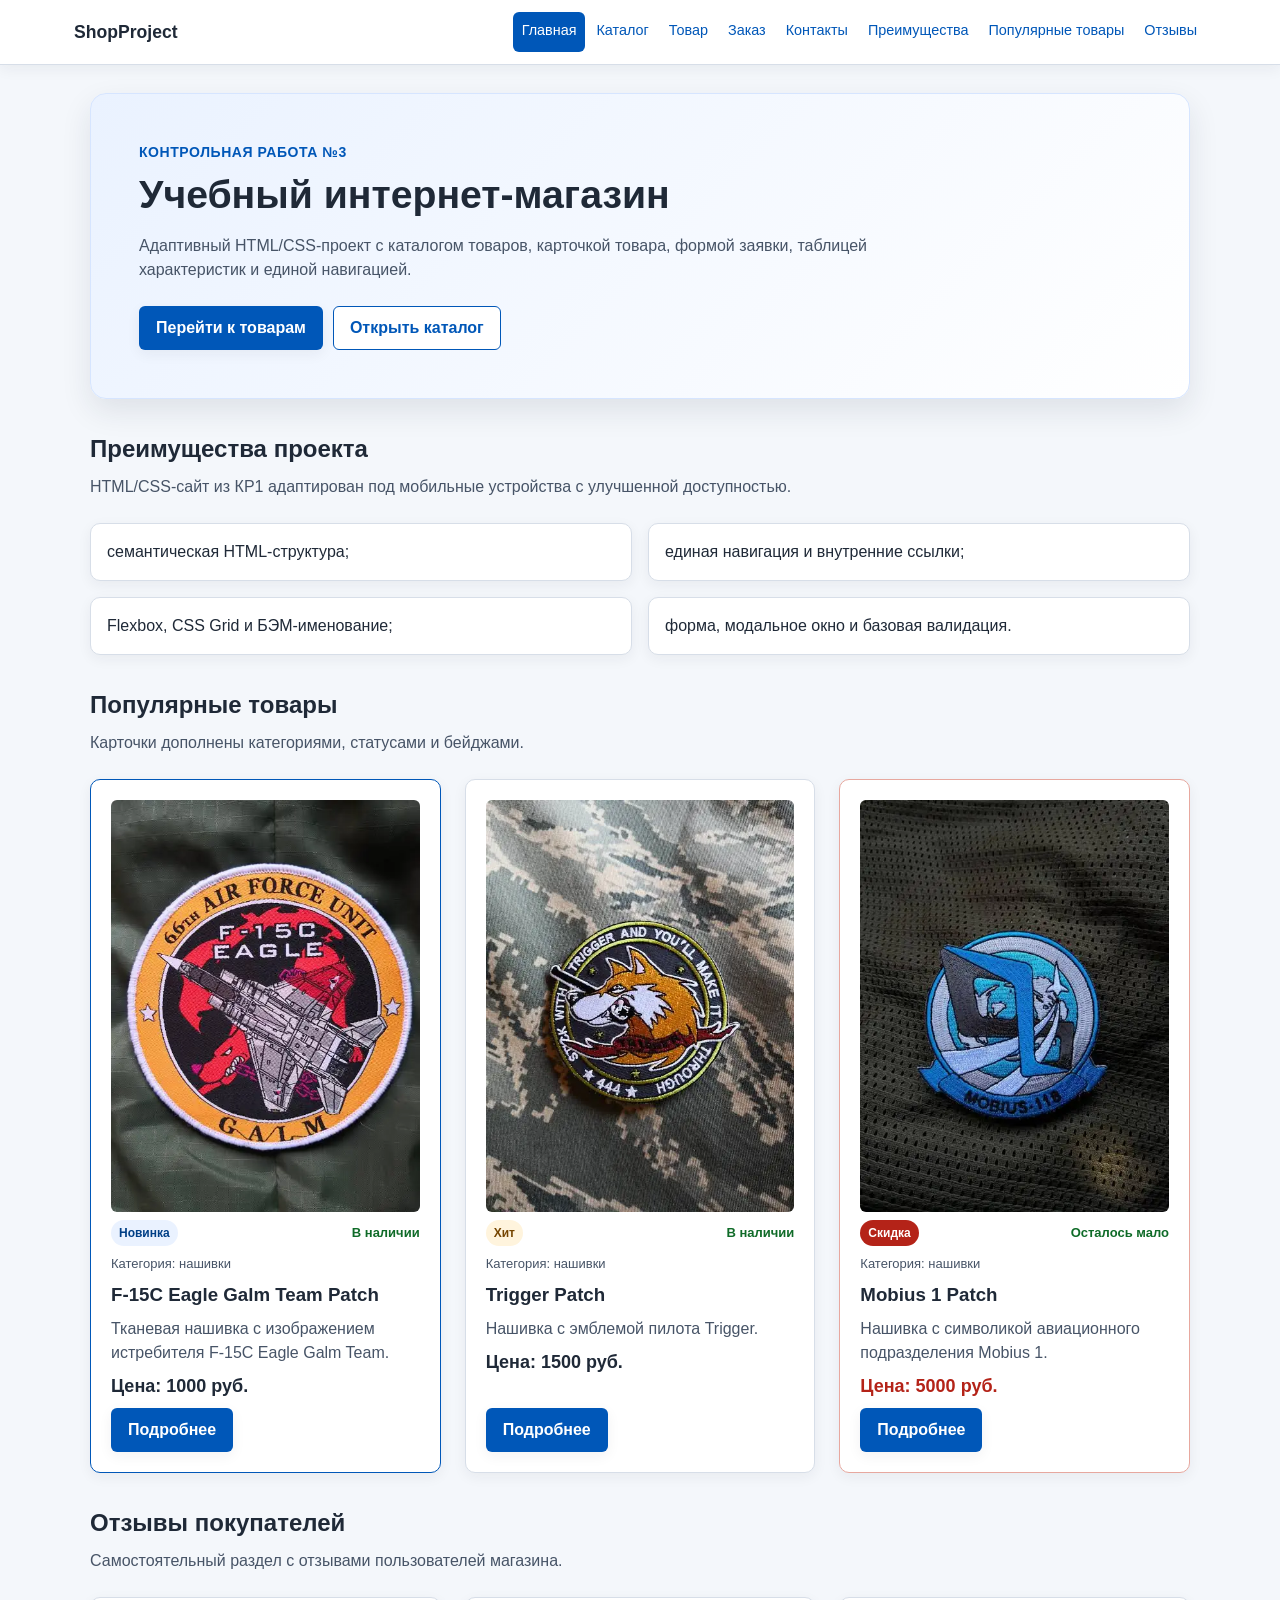
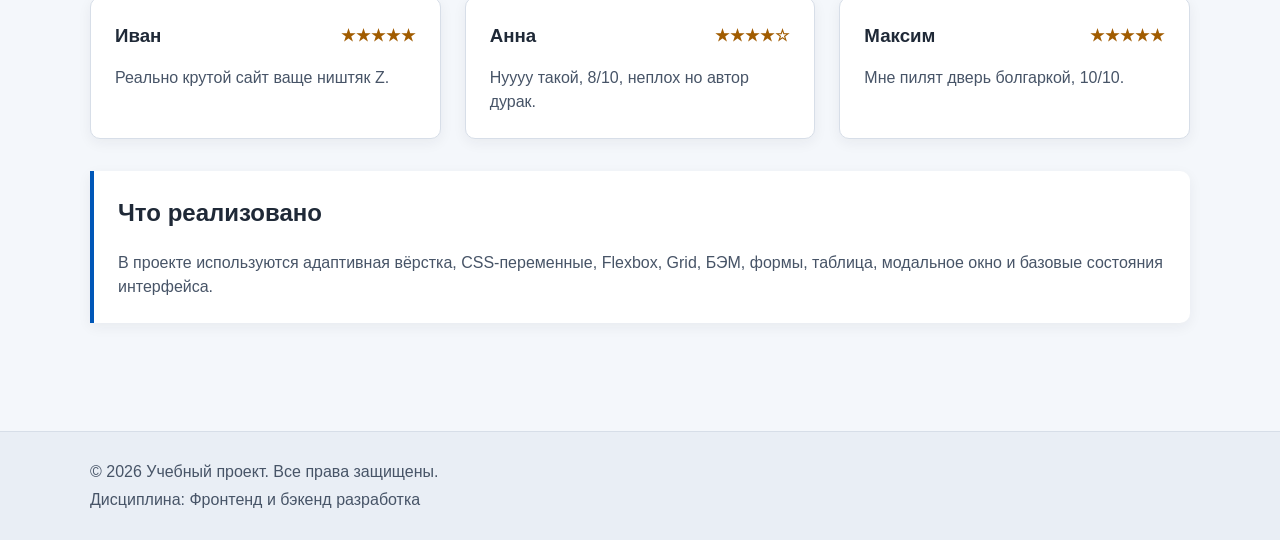
<file: index.html>
<!DOCTYPE html>
<html lang="ru">
<head>
  <meta charset="UTF-8">
  <meta name="viewport" content="width=device-width, initial-scale=1.0">
  <meta name="description" content="Учебный интернет-магазин с каталогом товаров и формой оформления заявки.">
  <title>Учебный интернет-магазин</title>
  <link rel="stylesheet" href="css/style.css">
  <link rel="stylesheet" href="css/responsive.css">
  <script src="js/main.js" defer></script>
  <meta property="og:type" content="website">
  <meta property="og:title" content="Учебный интернет-магазин">
  <meta property="og:description" content="Учебный frontend-проект интернет-магазина.">
  
</head>
<body>
  <a class="skip-link" href="#main-content">Перейти к основному содержимому</a>
  <header class="site-header">
    <div class="site-header__inner">
      <a class="site-header__logo" href="index.html">ShopProject</a>
      <button class="site-nav-toggle" type="button" aria-controls="main-navigation" aria-expanded="false" aria-label="Открыть меню"><span class="site-nav-toggle__label">Меню</span><span class="site-nav-toggle__icon" aria-hidden="true">☰</span></button>
      <nav class="site-nav" id="main-navigation" aria-label="Основная навигация">
        <ul class="site-nav__list">
          <li class="site-nav__item">
            <a class="site-nav__link site-nav__link--active" href="index.html" aria-current="page">Главная</a>
          </li>
          <li class="site-nav__item">
            <a class="site-nav__link" href="catalog.html">Каталог</a>
          </li>
          <li class="site-nav__item">
            <a class="site-nav__link" href="product.html">Товар</a>
          </li>
          <li class="site-nav__item">
            <a class="site-nav__link" href="order.html">Заказ</a>
          </li>
          <li class="site-nav__item">
            <a class="site-nav__link" href="contacts.html">Контакты</a>
          </li>
          <li class="site-nav__item">
            <a class="site-nav__link" href="index.html#advantages">Преимущества</a>
          </li>
          <li class="site-nav__item">
            <a class="site-nav__link" href="index.html#popular">Популярные товары</a>
          </li>
          <li class="site-nav__item">
            <a class="site-nav__link" href="index.html#reviews">Отзывы</a>
          </li>
        </ul>
      </nav>
    </div>
  </header>

  <main id="main-content">
    <section class="hero">
      <p class="hero__eyebrow">Контрольная работа №3</p>
      <h1 class="hero__title">Учебный интернет-магазин</h1>
      <p class="hero__text">
        Адаптивный HTML/CSS-проект с каталогом товаров, карточкой товара,
        формой заявки, таблицей характеристик и единой навигацией.
      </p>
      <div class="hero__actions">
        <a class="button button--primary" href="#popular">Перейти к товарам</a>
        <a class="button button--secondary" href="catalog.html">Открыть каталог</a>
      </div>
    </section>

    <section class="section" id="advantages">
      <div class="section__heading">
        <h2 class="section__title">Преимущества проекта</h2>
        <p class="section__description">HTML/CSS-сайт из КР1 адаптирован под мобильные устройства с улучшенной доступностью.</p>
      </div>
      <ul class="advantages-list">
        <li class="advantages-list__item">семантическая HTML-структура;</li>
        <li class="advantages-list__item">единая навигация и внутренние ссылки;</li>
        <li class="advantages-list__item">Flexbox, CSS Grid и БЭМ-именование;</li>
        <li class="advantages-list__item">форма, модальное окно и базовая валидация.</li>
      </ul>
    </section>

    <section class="section" id="popular">
      <div class="section__heading">
        <h2 class="section__title">Популярные товары</h2>
        <p class="section__description">Карточки дополнены категориями, статусами и бейджами.</p>
      </div>

      <div class="products-grid">
       <article class="product-card product-card--featured">
          <picture class="responsive-picture">
            <source type="image/webp" srcset="images/product-1-240.webp 240w, images/product-1-480.webp 480w" sizes="(max-width: 599px) calc(100vw - 48px), (max-width: 1023px) 45vw, 30vw">
            <img class="product-card__image" src="images/product-1.jpg" alt="Нашивка F-15C Eagle" width="480" height="640" loading="lazy" decoding="async">
          </picture>

          <div class="product-card__meta">
            <span class="product-card__badge product-card__badge--new">
              Новинка
            </span>

            <span class="product-card__stock">
              В наличии
            </span>
          </div>

          <p class="product-card__category">
            Категория: нашивки
          </p>

          <h3 class="product-card__title">
            F-15C Eagle Galm Team Patch
          </h3>

          <p class="product-card__description">
            Тканевая нашивка с изображением истребителя F-15C Eagle Galm Team.
          </p>

          <p class="product-card__price">
            Цена: 1000 руб.
          </p>

          <a
            class="button button--primary product-card__button"
            href="product.html"
          >
            Подробнее
          </a>
        </article>

        <article class="product-card">
          <picture class="responsive-picture">
            <source type="image/webp" srcset="images/product-2-240.webp 240w, images/product-2-480.webp 480w" sizes="(max-width: 599px) calc(100vw - 48px), (max-width: 1023px) 45vw, 30vw">
            <img class="product-card__image" src="images/product-2.jpg" alt="Нашивка Galm Team" width="480" height="640" loading="lazy" decoding="async">
          </picture>

          <div class="product-card__meta">
            <span class="product-card__badge product-card__badge--hit">
              Хит
            </span>

            <span class="product-card__stock">
              В наличии
            </span>
          </div>

          <p class="product-card__category">
            Категория: нашивки
          </p>

          <h3 class="product-card__title">
            Trigger Patch
          </h3>

          <p class="product-card__description">
            Нашивка с эмблемой пилота Trigger.
          </p>

          <p class="product-card__price">
            Цена: 1500 руб.
          </p>

          <a
            class="button button--primary product-card__button"
            href="product.html"
          >
            Подробнее
          </a>
        </article>

        <article class="product-card product-card--discount">
          <picture class="responsive-picture">
            <source type="image/webp" srcset="images/product-3-240.webp 240w, images/product-3-480.webp 480w" sizes="(max-width: 599px) calc(100vw - 48px), (max-width: 1023px) 45vw, 30vw">
            <img class="product-card__image" src="images/product-3.jpg" alt="Нашивка Mobius 1" width="480" height="640" loading="lazy" decoding="async">
          </picture>

          <div class="product-card__meta">
            <span class="product-card__badge product-card__badge--discount">
              Скидка
            </span>

            <span class="product-card__stock">
              Осталось мало
            </span>
          </div>

          <p class="product-card__category">
            Категория: нашивки
          </p>

          <h3 class="product-card__title">
            Mobius 1 Patch
          </h3>

          <p class="product-card__description">
            Нашивка с символикой авиационного подразделения Mobius 1.
          </p>

          <p class="product-card__price">
            Цена: 5000 руб.
          </p>

          <a
            class="button button--primary product-card__button"
            href="product.html"
          >
            Подробнее
          </a>
        </article>
      </div>
    </section>

    <section class="reviews" id="reviews">
      <div class="section__heading">
        <h2 class="section__title">Отзывы покупателей</h2>
        <p class="section__description">Самостоятельный раздел с отзывами пользователей магазина.</p>
      </div>

      <div class="reviews__list">
        <article class="review-card">
          <div class="review-card__header">
            <h3 class="review-card__author">Иван</h3>
            <span class="review-card__rating" aria-label="Оценка 5 из 5">★★★★★</span>
          </div>
          <p class="review-card__text">Реально крутой сайт ваще ништяк Z.</p>
        </article>

        <article class="review-card">
          <div class="review-card__header">
            <h3 class="review-card__author">Анна</h3>
            <span class="review-card__rating" aria-label="Оценка 4 из 5">★★★★☆</span>
          </div>
          <p class="review-card__text">Нуууу такой, 8/10, неплох но автор дурак.</p>
        </article>

        <article class="review-card">
          <div class="review-card__header">
            <h3 class="review-card__author">Максим</h3>
            <span class="review-card__rating" aria-label="Оценка 5 из 5">★★★★★</span>
          </div>
          <p class="review-card__text">Мне пилят дверь болгаркой, 10/10.</p>
        </article>
      </div>
    </section>

    <aside class="aside-info">
      <h2 class="aside-info__title">Что реализовано</h2>
      <p class="aside-info__text">
        В проекте используются адаптивная вёрстка, CSS-переменные, Flexbox,
        Grid, БЭМ, формы, таблица, модальное окно и базовые состояния интерфейса.
      </p>
    </aside>
  </main>

  <footer class="site-footer" id="contacts">
    <div class="site-footer__inner">
      <p class="site-footer__text">&copy; 2026 Учебный проект. Все права защищены.</p>
      <p class="site-footer__text">Дисциплина: Фронтенд и бэкенд разработка</p>
    </div>
  </footer>

  <dialog class="order-dialog" id="order-dialog" aria-labelledby="order-dialog-title" aria-describedby="order-dialog-description">
    <h2 class="order-dialog__title" id="order-dialog-title">Оформление заявки</h2>
    <p class="order-form__hint" id="order-dialog-description">Поля формы проверяются локально, без отправки на сервер.</p>
    <p class="order-form__required-note"><span aria-hidden="true">*</span> Обязательные поля</p>

    <form class="order-form" id="order-form" action="#" method="post" novalidate>
      <input id="selected-product" name="selected-product" type="hidden">

      <div class="order-form__field">
        <label class="order-form__label" for="order-name">Имя <span class="required-mark" aria-hidden="true">*</span></label>
        <input class="order-form__input" id="order-name" name="name" type="text" placeholder="Введите ваше имя" minlength="2" autocomplete="given-name" required>
      </div>

      <div class="order-form__field">
        <label class="order-form__label" for="order-email">E-mail <span class="required-mark" aria-hidden="true">*</span></label>
        <input class="order-form__input" id="order-email" name="email" type="email" placeholder="example@mail.ru" autocomplete="email" required>
      </div>

      <div class="order-form__field">
        <label class="order-form__label" for="order-phone">Телефон <span class="required-mark" aria-hidden="true">*</span></label>
        <input class="order-form__input" id="order-phone" name="phone" type="tel" inputmode="tel" placeholder="+7 (900) 000-00-00" pattern="^\+7 \(\d{3}\) \d{3}-\d{2}-\d{2}$" aria-describedby="order-phone-hint" required>
        <small class="order-form__hint" id="order-phone-hint">Формат: +7 (900) 000-00-00</small>
      </div>

      <div class="order-form__field">
        <label class="order-form__label" for="order-date">Дата связи</label>
        <input class="order-form__input" id="order-date" name="date" type="date">
      </div>

      <div class="order-form__field">
        <label class="order-form__label" for="order-topic">Тема заявки <span class="required-mark" aria-hidden="true">*</span></label>
        <select class="order-form__select" id="order-topic" name="topic" required>
          <option value="">Выберите тему</option>
          <option value="product">Заказ товара</option>
          <option value="consultation">Консультация</option>
          <option value="delivery">Доставка</option>
        </select>
      </div>

      <div class="order-form__field">
        <label class="order-form__label" for="order-comment">Комментарий</label>
        <textarea class="order-form__textarea" id="order-comment" name="comment" rows="4" placeholder="Укажите дополнительную информацию"></textarea>
      </div>

      <div class="order-form__field order-form__field--checkbox">
        <label class="order-form__checkbox-label" for="order-agreement">
          <input class="order-form__checkbox" id="order-agreement" name="agreement" type="checkbox" required>
          <span>Я согласен на обработку данных <span class="required-mark" aria-hidden="true">*</span></span>
        </label>
      </div>

      <div class="order-form__actions">
        <button class="button button--secondary" type="button" id="close-order-dialog">Закрыть</button>
        <button class="button button--primary" type="submit">Отправить заявку</button>
      </div>
    </form>
  </dialog>

  <p class="success-message" id="success-message" role="status" aria-live="polite" hidden>Проверка пройдена. Это учебный пример: данные не отправлены на сервер.</p>
</body>
</html>
</file>
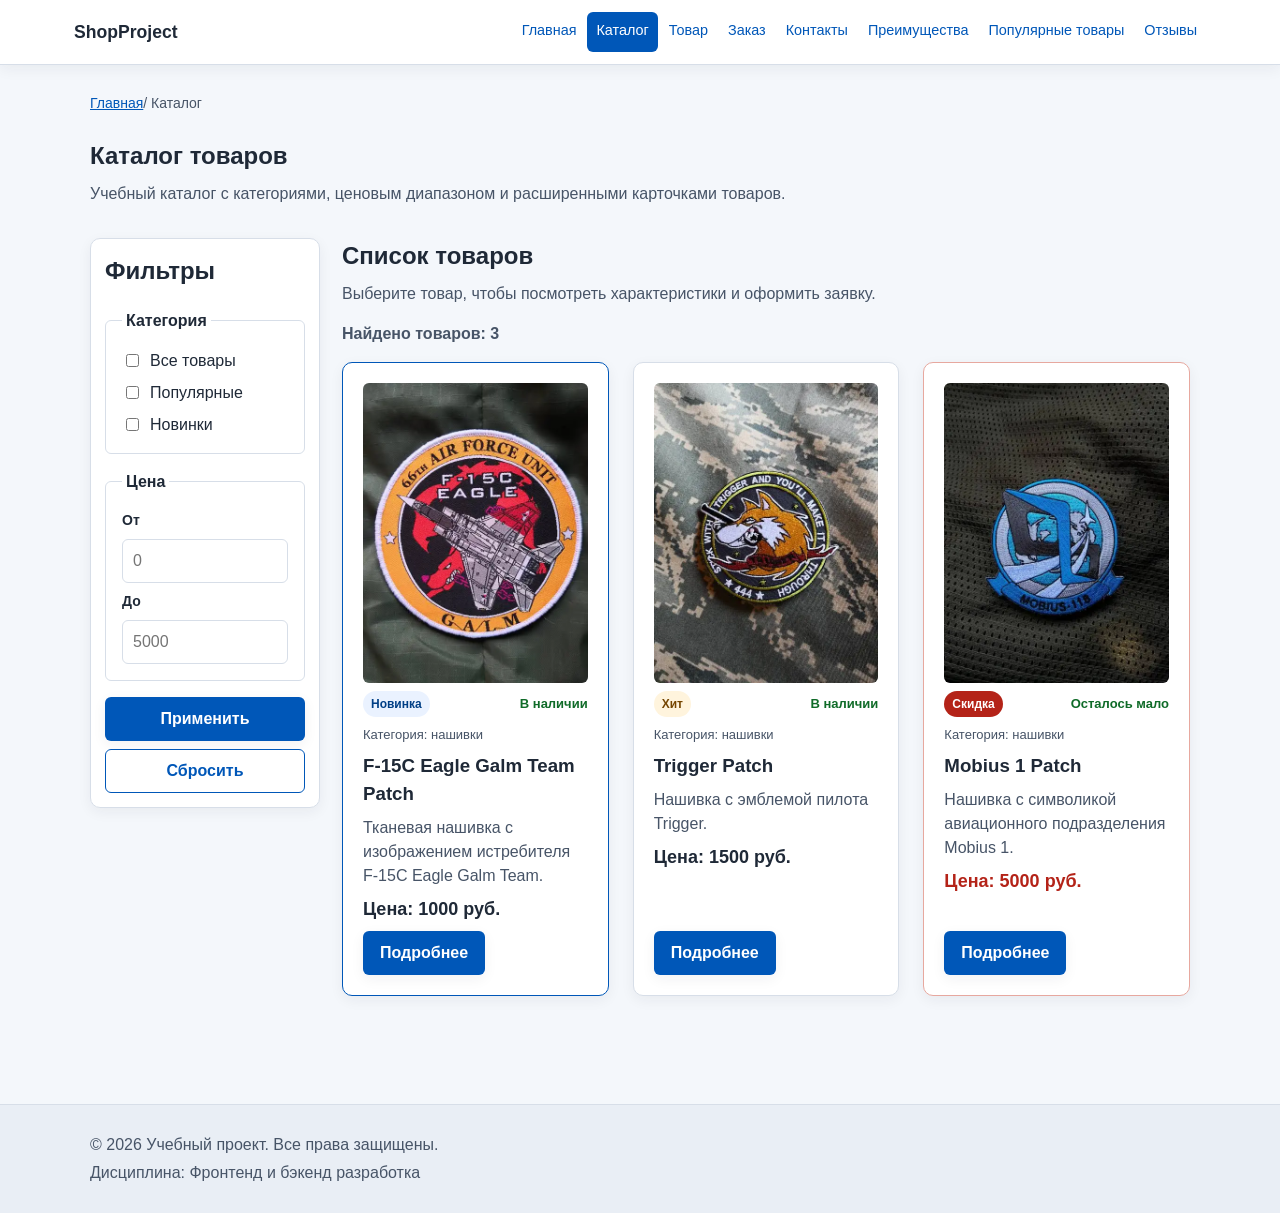
<file: catalog.html>
<!DOCTYPE html>

<html lang="ru">
<head>
<meta charset="utf-8"/>
<meta content="width=device-width, initial-scale=1.0" name="viewport"/>
<meta content="Каталог товаров учебного интернет-магазина." name="description"/>
<title>Каталог товаров — Учебный интернет-магазин</title>
<link href="css/style.css" rel="stylesheet"/>
<link href="css/responsive.css" rel="stylesheet"/>
<meta content="website" property="og:type"/>
<meta content="Учебный интернет-магазин" property="og:title"/>
<meta content="Учебный frontend-проект интернет-магазина." property="og:description"/>
<script defer="" src="js/main.js"></script>
</head>
<body>
<a class="skip-link" href="#main-content">Перейти к основному содержимому</a>
<header class="site-header">
<div class="site-header__inner">
<a class="site-header__logo" href="index.html">ShopProject</a>
<button aria-controls="main-navigation" aria-expanded="false" aria-label="Открыть меню" class="site-nav-toggle" type="button"><span class="site-nav-toggle__label">Меню</span><span aria-hidden="true" class="site-nav-toggle__icon">☰</span></button>
<nav aria-label="Основная навигация" class="site-nav" id="main-navigation">
<ul class="site-nav__list">
<li class="site-nav__item">
<a class="site-nav__link" href="index.html">Главная</a>
</li>
<li class="site-nav__item">
<a aria-current="page" class="site-nav__link site-nav__link--active" href="catalog.html">Каталог</a>
</li>
<li class="site-nav__item">
<a class="site-nav__link" href="product.html">Товар</a>
</li>
<li class="site-nav__item">
<a class="site-nav__link" href="order.html">Заказ</a>
</li>
<li class="site-nav__item">
<a class="site-nav__link" href="contacts.html">Контакты</a>
</li>
<li class="site-nav__item">
<a class="site-nav__link" href="index.html#advantages">Преимущества</a>
</li>
<li class="site-nav__item">
<a class="site-nav__link" href="index.html#popular">Популярные товары</a>
</li>
<li class="site-nav__item">
<a class="site-nav__link" href="index.html#reviews">Отзывы</a>
</li>
</ul>
</nav>
</div>
</header>
<main id="main-content">
<nav aria-label="Хлебные крошки" class="breadcrumbs">
<a class="breadcrumbs__link" href="index.html">Главная</a>
<span aria-current="page" class="breadcrumbs__current">Каталог</span>
</nav>
<section class="section">
<div class="section__heading">
<h1 class="section__title">Каталог товаров</h1>
<p class="section__description">Учебный каталог с категориями, ценовым диапазоном и расширенными карточками товаров.</p>
</div>
</section>
<section class="catalog-layout">
<aside aria-labelledby="filters-title" class="catalog-filters">
<h2 class="catalog-filters__title" id="filters-title">Фильтры</h2>
<button aria-controls="catalog-filters-form" aria-expanded="false" class="catalog-filters__toggle" id="catalog-filters-toggle" type="button">Показать фильтры <span aria-hidden="true">▾</span></button>
<form action="#" class="catalog-filters__form" id="catalog-filters-form" method="get">
<fieldset class="catalog-filters__group">
<legend class="catalog-filters__legend">Категория</legend>
<label class="catalog-filters__option">
<input class="catalog-filters__checkbox" name="category" type="checkbox" value="all"/>
<span>Все товары</span>
</label>
<label class="catalog-filters__option">
<input class="catalog-filters__checkbox" name="category" type="checkbox" value="popular"/>
<span>Популярные</span>
</label>
<label class="catalog-filters__option">
<input class="catalog-filters__checkbox" name="category" type="checkbox" value="new"/>
<span>Новинки</span>
</label>
</fieldset>
<fieldset class="catalog-filters__group">
<legend class="catalog-filters__legend">Цена</legend>
<label class="catalog-filters__field" for="price-from">От</label>
<input class="catalog-filters__input" id="price-from" min="0" name="price-from" placeholder="0" type="number"/>
<label class="catalog-filters__field" for="price-to">До</label>
<input class="catalog-filters__input" id="price-to" min="0" name="price-to" placeholder="5000" type="number"/>
</fieldset>
<div class="catalog-filters__actions">
<button class="button button--primary" type="submit">Применить</button>
<button class="button button--secondary" type="reset">Сбросить</button>
</div>
</form>
</aside>
<section class="catalog-products">
<div class="section__heading section__heading--compact">
<h2 class="section__title">Список товаров</h2>
<p class="section__description">Выберите товар, чтобы посмотреть характеристики и оформить заявку.</p>
</div>
<p aria-live="polite" class="catalog-products__count" id="catalog-results-count" role="status">Найдено товаров: 3</p>
<div class="products-grid">
<article class="product-card product-card--featured" data-category="new popular" data-price="1000">
<picture class="responsive-picture">
<source sizes="(max-width: 599px) calc(100vw - 48px), (max-width: 1023px) 45vw, 30vw" srcset="images/product-1-240.webp 240w, images/product-1-480.webp 480w" type="image/webp"/>
<img alt="Нашивка F-15C Eagle" class="product-card__image" decoding="async" height="640" loading="lazy" src="images/product-1.jpg" width="480"/>
</picture>
<div class="product-card__meta">
<span class="product-card__badge product-card__badge--new">
              Новинка
            </span>
<span class="product-card__stock">
              В наличии
            </span>
</div>
<p class="product-card__category">
            Категория: нашивки
          </p>
<h3 class="product-card__title">
            F-15C Eagle Galm Team Patch
          </h3>
<p class="product-card__description">
            Тканевая нашивка с изображением истребителя F-15C Eagle Galm Team.
          </p>
<p class="product-card__price">
            Цена: 1000 руб.
          </p>
<a class="button button--primary product-card__button" href="product.html">
            Подробнее
          </a>
</article>
<article class="product-card" data-category="popular" data-price="1500">
<picture class="responsive-picture">
<source sizes="(max-width: 599px) calc(100vw - 48px), (max-width: 1023px) 45vw, 30vw" srcset="images/product-2-240.webp 240w, images/product-2-480.webp 480w" type="image/webp"/>
<img alt="Нашивка Galm Team" class="product-card__image" decoding="async" height="640" loading="lazy" src="images/product-2.jpg" width="480"/>
</picture>
<div class="product-card__meta">
<span class="product-card__badge product-card__badge--hit">
              Хит
            </span>
<span class="product-card__stock">
              В наличии
            </span>
</div>
<p class="product-card__category">
            Категория: нашивки
          </p>
<h3 class="product-card__title">
            Trigger Patch
          </h3>
<p class="product-card__description">
            Нашивка с эмблемой пилота Trigger.
          </p>
<p class="product-card__price">
            Цена: 1500 руб.
          </p>
<a class="button button--primary product-card__button" href="product.html">
            Подробнее
          </a>
</article>
<article class="product-card product-card--discount" data-category="discount" data-price="5000">
<picture class="responsive-picture">
<source sizes="(max-width: 599px) calc(100vw - 48px), (max-width: 1023px) 45vw, 30vw" srcset="images/product-3-240.webp 240w, images/product-3-480.webp 480w" type="image/webp"/>
<img alt="Нашивка Mobius 1" class="product-card__image" decoding="async" height="640" loading="lazy" src="images/product-3.jpg" width="480"/>
</picture>
<div class="product-card__meta">
<span class="product-card__badge product-card__badge--discount">
              Скидка
            </span>
<span class="product-card__stock">
              Осталось мало
            </span>
</div>
<p class="product-card__category">
            Категория: нашивки
          </p>
<h3 class="product-card__title">
            Mobius 1 Patch
          </h3>
<p class="product-card__description">
            Нашивка с символикой авиационного подразделения Mobius 1.
          </p>
<p class="product-card__price">
            Цена: 5000 руб.
          </p>
<a class="button button--primary product-card__button" href="product.html">
            Подробнее
          </a>
</article>
</div>
</section>
</section>
</main>
<footer class="site-footer" id="contacts">
<div class="site-footer__inner">
<p class="site-footer__text">© 2026 Учебный проект. Все права защищены.</p>
<p class="site-footer__text">Дисциплина: Фронтенд и бэкенд разработка</p>
</div>
</footer>
</body>
</html>
</file>
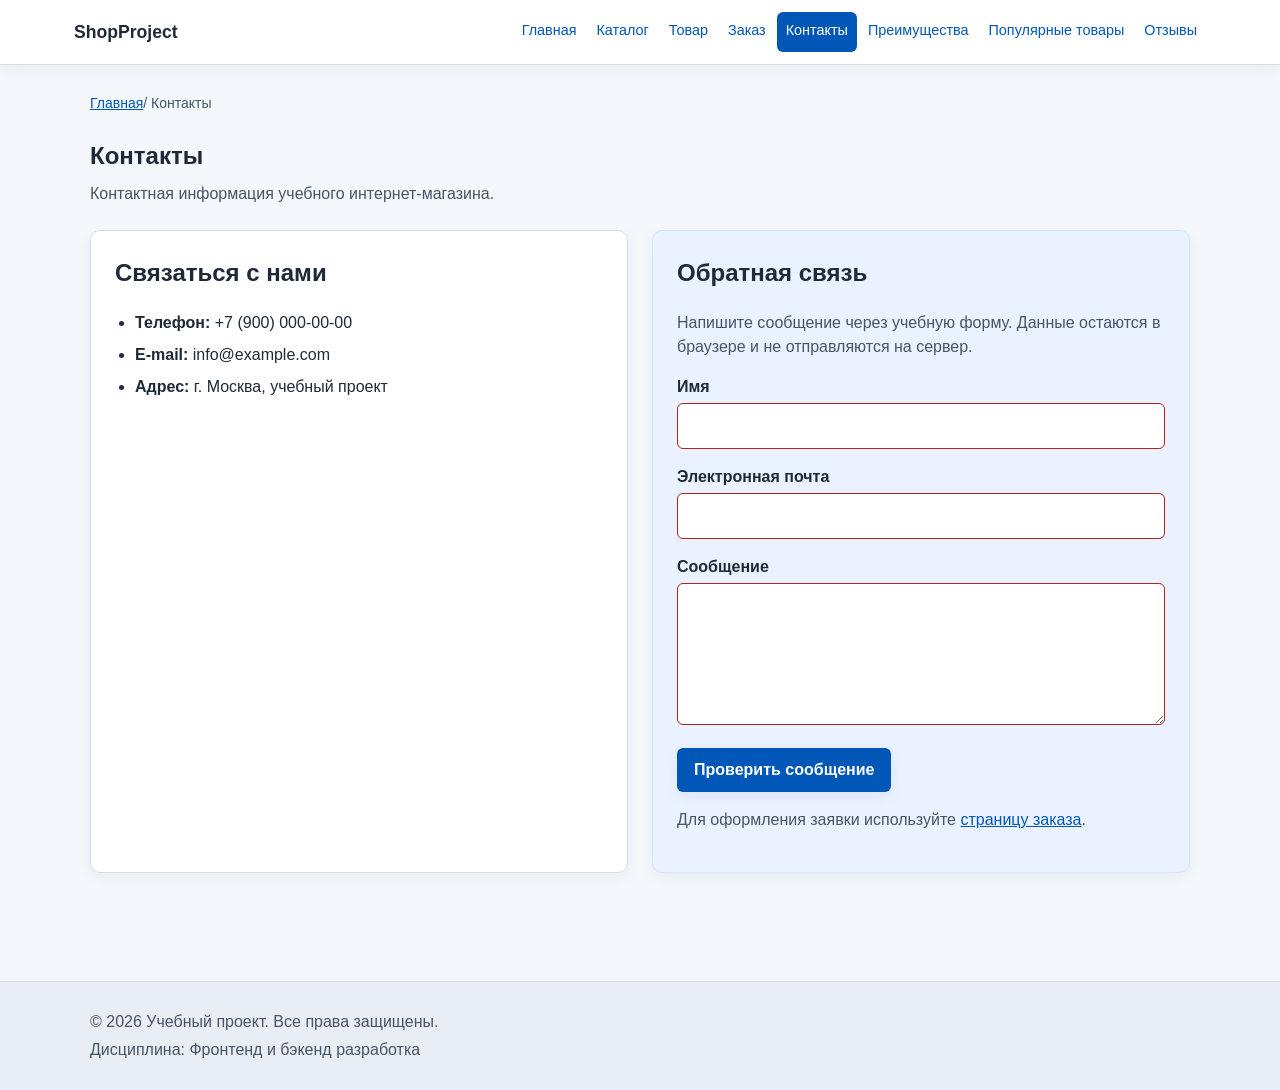
<file: contacts.html>
<!DOCTYPE html>
<html lang="ru">
<head>
  <meta charset="UTF-8">
  <meta name="viewport" content="width=device-width, initial-scale=1.0">
  <meta name="description" content="Контактная информация учебного интернет-магазина.">
  <title>Контакты — Учебный интернет-магазин</title>
  <link rel="stylesheet" href="css/style.css">
  <link rel="stylesheet" href="css/responsive.css">
  <meta property="og:type" content="website">
  <meta property="og:title" content="Учебный интернет-магазин">
  <meta property="og:description" content="Учебный frontend-проект интернет-магазина.">
  
  <script src="js/main.js" defer></script>
</head>
<body>
  <a class="skip-link" href="#main-content">Перейти к основному содержимому</a>
  <header class="site-header">
    <div class="site-header__inner">
      <a class="site-header__logo" href="index.html">ShopProject</a>
      <button class="site-nav-toggle" type="button" aria-controls="main-navigation" aria-expanded="false" aria-label="Открыть меню"><span class="site-nav-toggle__label">Меню</span><span class="site-nav-toggle__icon" aria-hidden="true">☰</span></button>
      <nav class="site-nav" id="main-navigation" aria-label="Основная навигация">
        <ul class="site-nav__list">
          <li class="site-nav__item">
            <a class="site-nav__link" href="index.html">Главная</a>
          </li>
          <li class="site-nav__item">
            <a class="site-nav__link" href="catalog.html">Каталог</a>
          </li>
          <li class="site-nav__item">
            <a class="site-nav__link" href="product.html">Товар</a>
          </li>
          <li class="site-nav__item">
            <a class="site-nav__link" href="order.html">Заказ</a>
          </li>
          <li class="site-nav__item">
            <a class="site-nav__link site-nav__link--active" href="contacts.html" aria-current="page">Контакты</a>
          </li>
          <li class="site-nav__item">
            <a class="site-nav__link" href="index.html#advantages">Преимущества</a>
          </li>
          <li class="site-nav__item">
            <a class="site-nav__link" href="index.html#popular">Популярные товары</a>
          </li>
          <li class="site-nav__item">
            <a class="site-nav__link" href="index.html#reviews">Отзывы</a>
          </li>
        </ul>
      </nav>
    </div>
  </header>

  <main id="main-content">
    <nav class="breadcrumbs" aria-label="Хлебные крошки">
      <a class="breadcrumbs__link" href="index.html">Главная</a>
      <span class="breadcrumbs__current" aria-current="page">Контакты</span>
    </nav>

    <section class="section">
      <div class="section__heading">
        <h1 class="section__title">Контакты</h1>
        <p class="section__description">Контактная информация учебного интернет-магазина.</p>
      </div>

      <div class="contacts-grid">
        <article class="contact-card">
          <h2 class="contact-card__title">Связаться с нами</h2>
          <ul class="contact-card__list">
            <li class="contact-card__item"><strong>Телефон:</strong> +7 (900) 000-00-00</li>
            <li class="contact-card__item"><strong>E-mail:</strong> info@example.com</li>
            <li class="contact-card__item"><strong>Адрес:</strong> г. Москва, учебный проект</li>
          </ul>
        </article>

        <article class="contact-card contact-card--accent" id="feedback">
          <h2 class="contact-card__title">Обратная связь</h2>
          <p class="contact-card__text">Напишите сообщение через учебную форму. Данные остаются в браузере и не отправляются на сервер.</p>
          <form class="contact-form" id="contact-form" action="#" method="post">
            <div class="order-form__field">
              <label class="order-form__label" for="contact-name">Имя</label>
              <input class="order-form__input" id="contact-name" name="name" type="text" autocomplete="name" minlength="2" required>
            </div>
            <div class="order-form__field">
              <label class="order-form__label" for="contact-email">Электронная почта</label>
              <input class="order-form__input" id="contact-email" name="email" type="email" autocomplete="email" required>
            </div>
            <div class="order-form__field">
              <label class="order-form__label" for="contact-message">Сообщение</label>
              <textarea class="order-form__textarea" id="contact-message" name="message" rows="5" minlength="10" required></textarea>
            </div>
            <button class="button button--primary" type="submit">Проверить сообщение</button>
            <p id="contact-feedback" class="inline-feedback" role="status" aria-live="polite" hidden></p>
          </form>
          <p class="contact-card__text">Для оформления заявки используйте <a href="order.html">страницу заказа</a>.</p>
        </article>
      </div>
    </section>
  </main>

  <footer class="site-footer" id="contacts">
    <div class="site-footer__inner">
      <p class="site-footer__text">&copy; 2026 Учебный проект. Все права защищены.</p>
      <p class="site-footer__text">Дисциплина: Фронтенд и бэкенд разработка</p>
    </div>
  </footer>
</body>
</html>
</file>
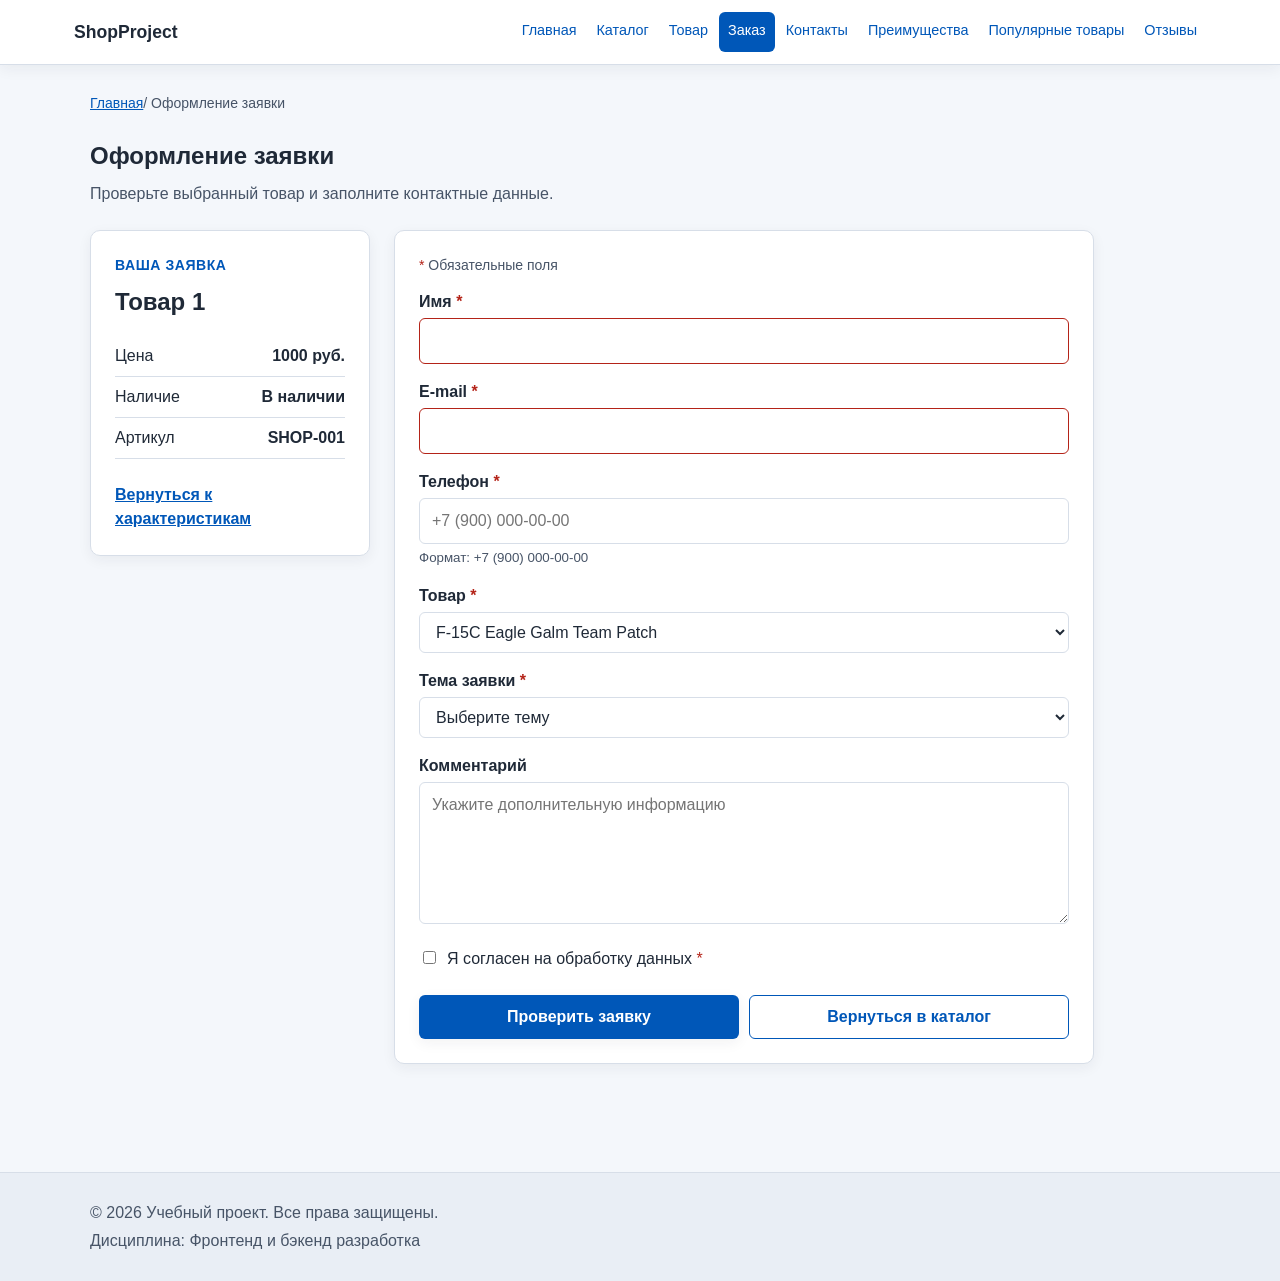
<file: order.html>
<!DOCTYPE html>
<html lang="ru">
<head>
  <meta charset="UTF-8">
  <meta name="viewport" content="width=device-width, initial-scale=1.0">
  <meta name="description" content="Форма оформления заявки учебного интернет-магазина.">
  <title>Оформление заявки — Учебный интернет-магазин</title>
  <link rel="stylesheet" href="css/style.css">
  <link rel="stylesheet" href="css/responsive.css">
  <script src="js/main.js" defer></script>
</head>
<body>
  <a class="skip-link" href="#main-content">Перейти к основному содержимому</a>
  <header class="site-header">
    <div class="site-header__inner">
      <a class="site-header__logo" href="index.html">ShopProject</a>
      <button class="site-nav-toggle" type="button" aria-controls="main-navigation" aria-expanded="false" aria-label="Открыть меню"><span class="site-nav-toggle__label">Меню</span><span class="site-nav-toggle__icon" aria-hidden="true">☰</span></button>
      <nav class="site-nav" id="main-navigation" aria-label="Основная навигация">
        <ul class="site-nav__list">
          <li class="site-nav__item">
            <a class="site-nav__link" href="index.html">Главная</a>
          </li>
          <li class="site-nav__item">
            <a class="site-nav__link" href="catalog.html">Каталог</a>
          </li>
          <li class="site-nav__item">
            <a class="site-nav__link" href="product.html">Товар</a>
          </li>
          <li class="site-nav__item">
            <a class="site-nav__link site-nav__link--active" href="order.html" aria-current="page">Заказ</a>
          </li>
          <li class="site-nav__item">
            <a class="site-nav__link" href="contacts.html">Контакты</a>
          </li>
          <li class="site-nav__item">
            <a class="site-nav__link" href="index.html#advantages">Преимущества</a>
          </li>
          <li class="site-nav__item">
            <a class="site-nav__link" href="index.html#popular">Популярные товары</a>
          </li>
          <li class="site-nav__item">
            <a class="site-nav__link" href="index.html#reviews">Отзывы</a>
          </li>
        </ul>
      </nav>
    </div>
  </header>

  <main id="main-content">
    <nav class="breadcrumbs" aria-label="Хлебные крошки">
      <a class="breadcrumbs__link" href="index.html">Главная</a>
      <span class="breadcrumbs__current" aria-current="page">Оформление заявки</span>
    </nav>

    <section class="section">
      <div class="section__heading">
        <h1 class="section__title">Оформление заявки</h1>
        <p class="section__description">Проверьте выбранный товар и заполните контактные данные.</p>
      </div>

      <div class="order-layout">
        <aside class="order-summary" aria-labelledby="order-summary-title">
          <p class="order-summary__eyebrow">Ваша заявка</p>
          <h2 class="order-summary__title" id="order-summary-title">Товар 1</h2>
          <dl class="order-summary__list">
            <div class="order-summary__item"><dt>Цена</dt><dd>1000 руб.</dd></div>
            <div class="order-summary__item"><dt>Наличие</dt><dd>В наличии</dd></div>
            <div class="order-summary__item"><dt>Артикул</dt><dd>SHOP-001</dd></div>
          </dl>
          <a class="order-summary__link" href="product.html">Вернуться к характеристикам</a>
        </aside>

        <form id="page-order-form" class="order-form order-form--page" action="#" method="post">
          <p class="order-form__required-note"><span aria-hidden="true">*</span> Обязательные поля</p>

          <div class="order-form__field">
            <label class="order-form__label" for="page-order-name">Имя <span class="required-mark" aria-hidden="true">*</span></label>
            <input class="order-form__input" id="page-order-name" name="name" type="text" minlength="2" autocomplete="given-name" required>
          </div>

          <div class="order-form__field">
            <label class="order-form__label" for="page-order-email">E-mail <span class="required-mark" aria-hidden="true">*</span></label>
            <input class="order-form__input" id="page-order-email" name="email" type="email" autocomplete="email" required>
          </div>

          <div class="order-form__field">
            <label class="order-form__label" for="page-order-phone">Телефон <span class="required-mark" aria-hidden="true">*</span></label>
            <input class="order-form__input" id="page-order-phone" name="phone" type="tel" inputmode="tel" placeholder="+7 (900) 000-00-00" pattern="^\+7 \(\d{3}\) \d{3}-\d{2}-\d{2}$" aria-describedby="page-order-phone-hint" required>
            <small class="order-form__hint" id="page-order-phone-hint">Формат: +7 (900) 000-00-00</small>
          </div>

          <div class="order-form__field">
            <label class="order-form__label" for="page-order-product">Товар <span class="required-mark" aria-hidden="true">*</span></label>
            <select class="order-form__select" id="page-order-product" name="product" required>
              <option value="">Выберите товар</option>
              <option value="product-1" selected>F-15C Eagle Galm Team Patch</option>
              <option value="product-2">Trigger Patch</option>
              <option value="product-3">Mobius 1 Patch</option>
            </select>
          </div>

          <div class="order-form__field">
            <label class="order-form__label" for="page-order-topic">Тема заявки <span class="required-mark" aria-hidden="true">*</span></label>
            <select class="order-form__select" id="page-order-topic" name="topic" required>
              <option value="">Выберите тему</option>
              <option value="order">Оформление заказа</option>
              <option value="consultation">Консультация</option>
              <option value="delivery">Вопрос по доставке</option>
            </select>
          </div>

          <div class="order-form__field">
            <label class="order-form__label" for="page-order-comment">Комментарий</label>
            <textarea class="order-form__textarea" id="page-order-comment" name="comment" rows="5" placeholder="Укажите дополнительную информацию"></textarea>
          </div>

          <div class="order-form__field order-form__field--checkbox">
            <label class="order-form__checkbox-label" for="page-order-agreement">
              <input class="order-form__checkbox" id="page-order-agreement" name="agreement" type="checkbox" required>
              <span>Я согласен на обработку данных <span class="required-mark" aria-hidden="true">*</span></span>
            </label>
          </div>

          <div class="order-form__actions">
            <button class="button button--primary" type="submit">Проверить заявку</button>
            <a class="button button--secondary" href="catalog.html">Вернуться в каталог</a>
          </div>
        </form>
        <p id="page-order-feedback" class="inline-feedback" role="status" aria-live="polite" hidden></p>
      </div>
    </section>
  </main>

  <footer class="site-footer" id="contacts">
    <div class="site-footer__inner">
      <p class="site-footer__text">&copy; 2026 Учебный проект. Все права защищены.</p>
      <p class="site-footer__text">Дисциплина: Фронтенд и бэкенд разработка</p>
    </div>
  </footer>
</body>
</html>
</file>
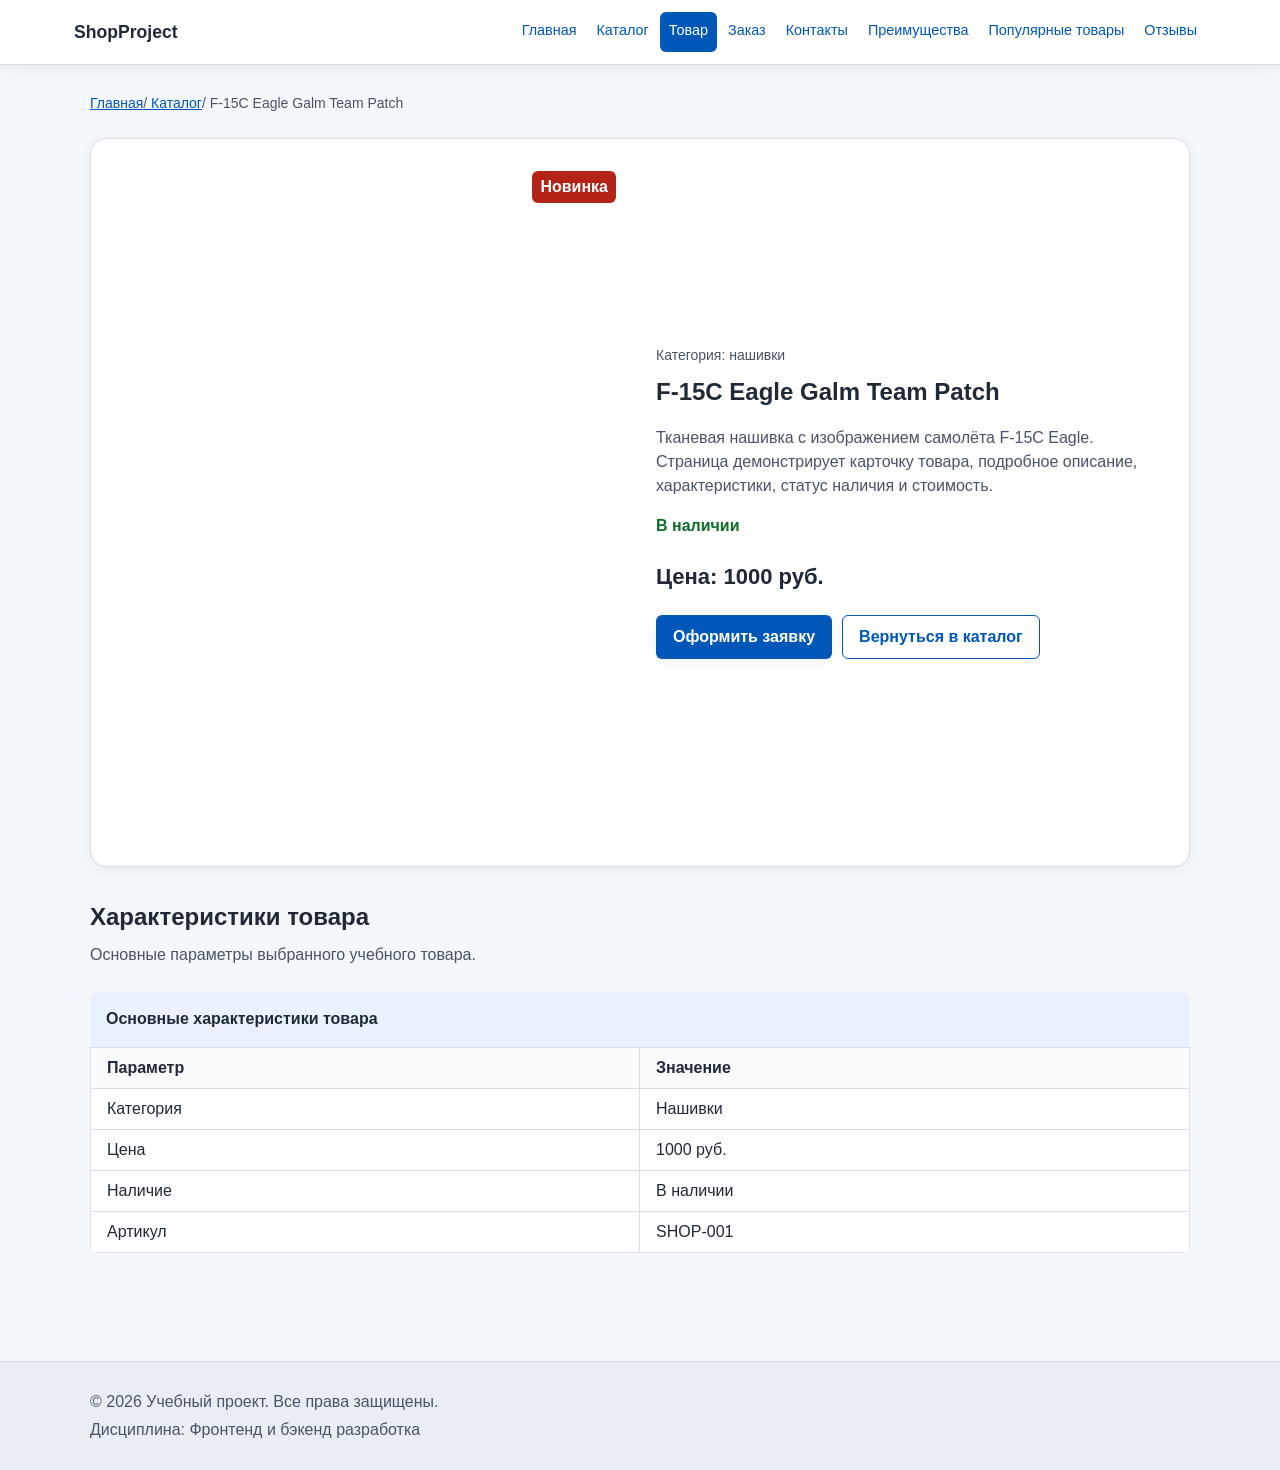
<file: product.html>
<!DOCTYPE html>
<html lang="ru">
<head>
  <meta charset="UTF-8">
  <meta name="viewport" content="width=device-width, initial-scale=1.0">
  <meta name="description" content="Карточка учебного товара интернет-магазина.">
  <title>F-15C Eagle Galm Team Patch — Учебный интернет-магазин</title>
  <link rel="stylesheet" href="css/style.css">
  <link rel="stylesheet" href="css/responsive.css">
  <script src="js/main.js" defer></script>
</head>
<body>
  <a class="skip-link" href="#main-content">Перейти к основному содержимому</a>
  <header class="site-header">
    <div class="site-header__inner">
      <a class="site-header__logo" href="index.html">ShopProject</a>
      <button class="site-nav-toggle" type="button" aria-controls="main-navigation" aria-expanded="false" aria-label="Открыть меню"><span class="site-nav-toggle__label">Меню</span><span class="site-nav-toggle__icon" aria-hidden="true">☰</span></button>
      <nav class="site-nav" id="main-navigation" aria-label="Основная навигация">
        <ul class="site-nav__list">
          <li class="site-nav__item">
            <a class="site-nav__link" href="index.html">Главная</a>
          </li>
          <li class="site-nav__item">
            <a class="site-nav__link" href="catalog.html">Каталог</a>
          </li>
          <li class="site-nav__item">
            <a class="site-nav__link site-nav__link--active" href="product.html" aria-current="page">Товар</a>
          </li>
          <li class="site-nav__item">
            <a class="site-nav__link" href="order.html">Заказ</a>
          </li>
          <li class="site-nav__item">
            <a class="site-nav__link" href="contacts.html">Контакты</a>
          </li>
          <li class="site-nav__item">
            <a class="site-nav__link" href="index.html#advantages">Преимущества</a>
          </li>
          <li class="site-nav__item">
            <a class="site-nav__link" href="index.html#popular">Популярные товары</a>
          </li>
          <li class="site-nav__item">
            <a class="site-nav__link" href="index.html#reviews">Отзывы</a>
          </li>
        </ul>
      </nav>
    </div>
  </header>

  <main id="main-content">
    <nav class="breadcrumbs" aria-label="Хлебные крошки">
      <a class="breadcrumbs__link" href="index.html">Главная</a>
      <a class="breadcrumbs__link" href="catalog.html">Каталог</a>
      <span class="breadcrumbs__current" aria-current="page">F-15C Eagle Galm Team Patch</span>
    </nav>

    <section class="product-detail">
      <div class="product-detail__media">
        <span class="product-detail__badge">Новинка</span>
        <picture class="responsive-picture">
            <source type="image/webp" srcset="images/product-1-240.webp 240w, images/product-1-480.webp 480w" sizes="(max-width: 767px) calc(100vw - 64px), 45vw">
            <img class="product-detail__image" src="images/product-1.jpg" alt="Нашивка с самолётом F-15C Eagle" width="480" height="640" loading="lazy" decoding="async">
          </picture>
      </div>

      <div class="product-detail__content">
        <p class="product-detail__category">Категория: нашивки</p>
        <h1 class="product-detail__title">F-15C Eagle Galm Team Patch</h1>
        <p class="product-detail__description">
          Тканевая нашивка с изображением самолёта F-15C Eagle. Страница демонстрирует карточку товара,
          подробное описание, характеристики, статус наличия и стоимость.
        </p>
        <p class="product-detail__stock">В наличии</p>
        <p class="product-detail__price">Цена: 1000 руб.</p>
        <div class="product-detail__actions">
          <a class="button button--primary" href="order.html">Оформить заявку</a>
          <a class="button button--secondary" href="catalog.html">Вернуться в каталог</a>
        </div>
      </div>
    </section>

    <section class="section">
      <div class="section__heading">
        <h2 class="section__title">Характеристики товара</h2>
        <p class="section__description">Основные параметры выбранного учебного товара.</p>
      </div>

      <div class="product-table-wrap" tabindex="0" role="region" aria-label="Таблица характеристик товара">
        <table class="product-table">
          <caption>Основные характеристики товара</caption>
          <thead>
            <tr>
              <th scope="col">Параметр</th>
              <th scope="col">Значение</th>
            </tr>
          </thead>
          <tbody>
            <tr><td>Категория</td><td>Нашивки</td></tr>
            <tr><td>Цена</td><td>1000 руб.</td></tr>
            <tr><td>Наличие</td><td>В наличии</td></tr>
            <tr><td>Артикул</td><td>SHOP-001</td></tr>
          </tbody>
        </table>
      </div>
    </section>
  </main>

  <footer class="site-footer" id="contacts">
    <div class="site-footer__inner">
      <p class="site-footer__text">&copy; 2026 Учебный проект. Все права защищены.</p>
      <p class="site-footer__text">Дисциплина: Фронтенд и бэкенд разработка</p>
    </div>
  </footer>
</body>
</html>
</file>
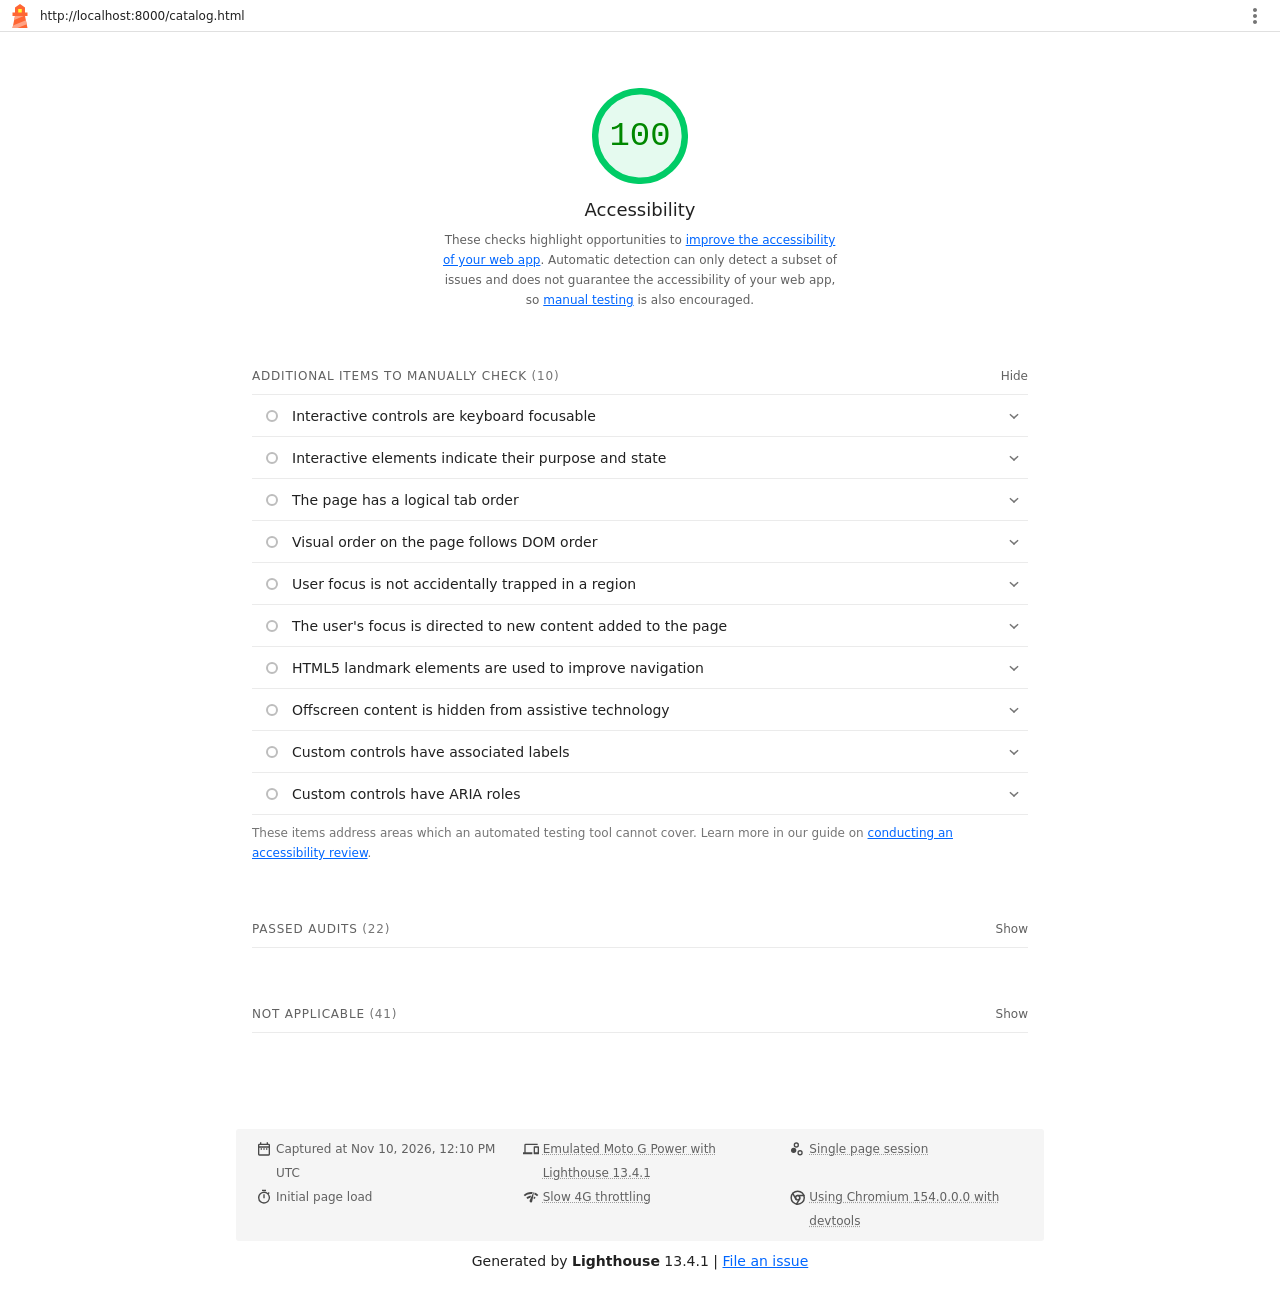
<file: lighthouse/catalog-accessibility.html>
<!--
@license
Copyright 2018 Google LLC
SPDX-License-Identifier: Apache-2.0
-->
<!doctype html>
<html lang="en">
<head>
  <meta charset="utf-8">
  <meta name="viewport" content="width=device-width, initial-scale=1, minimum-scale=1">
  <link rel="icon" href='data:image/svg+xml;utf8,<svg fill="none" xmlns="http://www.w3.org/2000/svg" viewBox="0 0 48 48"><path d="m14 7 10-7 10 7v10h5v7h-5l5 24H9l5-24H9v-7h5V7Z" fill="%23F63"/><path d="M31.561 24H14l-1.689 8.105L31.561 24ZM18.983 48H9l1.022-4.907L35.723 32.27l1.663 7.98L18.983 48Z" fill="%23FFA385"/><path fill="%23FF3" d="M20.5 10h7v7h-7z"/></svg>'>
  <title>Lighthouse Report</title>
  <style>body {margin: 0}</style>
</head>
<body>
  <noscript>Lighthouse report requires JavaScript. Please enable.</noscript>

  <div id="lh-log"></div>

  <script>window.__LIGHTHOUSE_JSON__ = {"lighthouseVersion":"13.4.1","requestedUrl":"http://localhost:8000/catalog.html","mainDocumentUrl":"http://localhost:8000/catalog.html","finalDisplayedUrl":"http://localhost:8000/catalog.html","finalUrl":"http://localhost:8000/catalog.html","fetchTime":"2026-11-10T12:10:56.441Z","gatherMode":"navigation","runWarnings":[],"userAgent":"Mozilla/5.0 (Windows NT 10.0; Win64; x64) AppleWebKit/537.36 (KHTML, like Gecko) Chrome/154.0.0.0 Safari/537.36 OPR/138.0.0.0","environment":{"networkUserAgent":"Mozilla/5.0 (Linux; Android 11; moto g power (2022)) AppleWebKit/537.36 (KHTML, like Gecko) Chrome/154.0.0.0 Mobile Safari/537.36","hostUserAgent":"Mozilla/5.0 (Windows NT 10.0; Win64; x64) AppleWebKit/537.36 (KHTML, like Gecko) Chrome/154.0.0.0 Safari/537.36 OPR/138.0.0.0","benchmarkIndex":3135.5,"credits":{"axe-core":"4.12.1"}},"audits":{"accesskeys":{"id":"accesskeys","title":"`[accesskey]` values are unique","description":"Access keys let users quickly focus a part of the page. For proper navigation, each access key must be unique. [Learn more about access keys](https://dequeuniversity.com/rules/axe/4.12/accesskeys).","score":null,"scoreDisplayMode":"notApplicable"},"aria-allowed-attr":{"id":"aria-allowed-attr","title":"`[aria-*]` attributes match their roles","description":"Each ARIA `role` supports a specific subset of `aria-*` attributes. Mismatching these invalidates the `aria-*` attributes. [Learn how to match ARIA attributes to their roles](https://dequeuniversity.com/rules/axe/4.12/aria-allowed-attr).","score":1,"scoreDisplayMode":"binary","details":{"type":"table","headings":[{"key":"node","valueType":"node","subItemsHeading":{"key":"relatedNode","valueType":"node"},"label":"Failing Elements"}],"items":[]}},"aria-allowed-role":{"id":"aria-allowed-role","title":"Uses ARIA roles only on compatible elements","description":"Many HTML elements can only be assigned certain ARIA roles. Using ARIA roles where they are not allowed can interfere with the accessibility of the web page. [Learn more about ARIA roles](https://dequeuniversity.com/rules/axe/4.12/aria-allowed-role).","score":null,"scoreDisplayMode":"notApplicable"},"aria-command-name":{"id":"aria-command-name","title":"`button`, `link`, and `menuitem` elements have accessible names","description":"When an element doesn't have an accessible name, screen readers announce it with a generic name, making it unusable for users who rely on screen readers. [Learn how to make command elements more accessible](https://dequeuniversity.com/rules/axe/4.12/aria-command-name).","score":null,"scoreDisplayMode":"notApplicable"},"aria-conditional-attr":{"id":"aria-conditional-attr","title":"ARIA attributes are used as specified for the element's role","description":"Some ARIA attributes are only allowed on an element under certain conditions. [Learn more about conditional ARIA attributes](https://dequeuniversity.com/rules/axe/4.12/aria-conditional-attr).","score":1,"scoreDisplayMode":"binary","details":{"type":"table","headings":[{"key":"node","valueType":"node","subItemsHeading":{"key":"relatedNode","valueType":"node"},"label":"Failing Elements"}],"items":[]}},"aria-deprecated-role":{"id":"aria-deprecated-role","title":"Deprecated ARIA roles were not used","description":"Deprecated ARIA roles may not be processed correctly by assistive technology. [Learn more about deprecated ARIA roles](https://dequeuniversity.com/rules/axe/4.12/aria-deprecated-role).","score":1,"scoreDisplayMode":"binary","details":{"type":"table","headings":[{"key":"node","valueType":"node","subItemsHeading":{"key":"relatedNode","valueType":"node"},"label":"Failing Elements"}],"items":[]}},"aria-dialog-name":{"id":"aria-dialog-name","title":"Elements with `role=\"dialog\"` or `role=\"alertdialog\"` have accessible names.","description":"ARIA dialog elements without accessible names may prevent screen readers users from discerning the purpose of these elements. [Learn how to make ARIA dialog elements more accessible](https://dequeuniversity.com/rules/axe/4.12/aria-dialog-name).","score":null,"scoreDisplayMode":"notApplicable"},"aria-hidden-body":{"id":"aria-hidden-body","title":"`[aria-hidden=\"true\"]` is not present on the document `\u003cbody>`","description":"Assistive technologies, like screen readers, work inconsistently when `aria-hidden=\"true\"` is set on the document `\u003cbody>`. [Learn how `aria-hidden` affects the document body](https://dequeuniversity.com/rules/axe/4.12/aria-hidden-body).","score":1,"scoreDisplayMode":"binary","details":{"type":"table","headings":[{"key":"node","valueType":"node","subItemsHeading":{"key":"relatedNode","valueType":"node"},"label":"Failing Elements"}],"items":[]}},"aria-hidden-focus":{"id":"aria-hidden-focus","title":"`[aria-hidden=\"true\"]` elements do not contain focusable descendents","description":"Focusable descendents within an `[aria-hidden=\"true\"]` element prevent those interactive elements from being available to users of assistive technologies like screen readers. [Learn how `aria-hidden` affects focusable elements](https://dequeuniversity.com/rules/axe/4.12/aria-hidden-focus).","score":1,"scoreDisplayMode":"binary","details":{"type":"table","headings":[{"key":"node","valueType":"node","subItemsHeading":{"key":"relatedNode","valueType":"node"},"label":"Failing Elements"}],"items":[]}},"aria-input-field-name":{"id":"aria-input-field-name","title":"ARIA input fields have accessible names","description":"When an input field doesn't have an accessible name, screen readers announce it with a generic name, making it unusable for users who rely on screen readers. [Learn more about input field labels](https://dequeuniversity.com/rules/axe/4.12/aria-input-field-name).","score":null,"scoreDisplayMode":"notApplicable"},"aria-meter-name":{"id":"aria-meter-name","title":"ARIA `meter` elements have accessible names","description":"When a meter element doesn't have an accessible name, screen readers announce it with a generic name, making it unusable for users who rely on screen readers. [Learn how to name `meter` elements](https://dequeuniversity.com/rules/axe/4.12/aria-meter-name).","score":null,"scoreDisplayMode":"notApplicable"},"aria-progressbar-name":{"id":"aria-progressbar-name","title":"ARIA `progressbar` elements have accessible names","description":"When a `progressbar` element doesn't have an accessible name, screen readers announce it with a generic name, making it unusable for users who rely on screen readers. [Learn how to label `progressbar` elements](https://dequeuniversity.com/rules/axe/4.12/aria-progressbar-name).","score":null,"scoreDisplayMode":"notApplicable"},"aria-prohibited-attr":{"id":"aria-prohibited-attr","title":"Elements use only permitted ARIA attributes","description":"Using ARIA attributes in roles where they are prohibited can mean that important information is not communicated to users of assistive technologies. [Learn more about prohibited ARIA roles](https://dequeuniversity.com/rules/axe/4.12/aria-prohibited-attr).","score":1,"scoreDisplayMode":"binary","details":{"type":"table","headings":[{"key":"node","valueType":"node","subItemsHeading":{"key":"relatedNode","valueType":"node"},"label":"Failing Elements"}],"items":[]}},"aria-required-attr":{"id":"aria-required-attr","title":"`[role]`s have all required `[aria-*]` attributes","description":"Some ARIA roles have required attributes that describe the state of the element to screen readers. [Learn more about roles and required attributes](https://dequeuniversity.com/rules/axe/4.12/aria-required-attr).","score":1,"scoreDisplayMode":"binary","details":{"type":"table","headings":[{"key":"node","valueType":"node","subItemsHeading":{"key":"relatedNode","valueType":"node"},"label":"Failing Elements"}],"items":[]}},"aria-required-children":{"id":"aria-required-children","title":"Elements with an ARIA `[role]` that require children to contain a specific `[role]` have all required children.","description":"Some ARIA parent roles must contain specific child roles to perform their intended accessibility functions. [Learn more about roles and required children elements](https://dequeuniversity.com/rules/axe/4.12/aria-required-children).","score":null,"scoreDisplayMode":"notApplicable"},"aria-required-parent":{"id":"aria-required-parent","title":"`[role]`s are contained by their required parent element","description":"Some ARIA child roles must be contained by specific parent roles to properly perform their intended accessibility functions. [Learn more about ARIA roles and required parent element](https://dequeuniversity.com/rules/axe/4.12/aria-required-parent).","score":null,"scoreDisplayMode":"notApplicable"},"aria-roles":{"id":"aria-roles","title":"`[role]` values are valid","description":"ARIA roles must have valid values in order to perform their intended accessibility functions. [Learn more about valid ARIA roles](https://dequeuniversity.com/rules/axe/4.12/aria-roles).","score":1,"scoreDisplayMode":"binary","details":{"type":"table","headings":[{"key":"node","valueType":"node","subItemsHeading":{"key":"relatedNode","valueType":"node"},"label":"Failing Elements"}],"items":[]}},"aria-text":{"id":"aria-text","title":"Elements with the `role=text` attribute do not have focusable descendents.","description":"Adding `role=text` around a text node split by markup enables VoiceOver to treat it as one phrase, but the element's focusable descendents will not be announced. [Learn more about the `role=text` attribute](https://dequeuniversity.com/rules/axe/4.12/aria-text).","score":null,"scoreDisplayMode":"notApplicable"},"aria-toggle-field-name":{"id":"aria-toggle-field-name","title":"ARIA toggle fields have accessible names","description":"When a toggle field doesn't have an accessible name, screen readers announce it with a generic name, making it unusable for users who rely on screen readers. [Learn more about toggle fields](https://dequeuniversity.com/rules/axe/4.12/aria-toggle-field-name).","score":null,"scoreDisplayMode":"notApplicable"},"aria-tooltip-name":{"id":"aria-tooltip-name","title":"ARIA `tooltip` elements have accessible names","description":"When a tooltip element doesn't have an accessible name, screen readers announce it with a generic name, making it unusable for users who rely on screen readers. [Learn how to name `tooltip` elements](https://dequeuniversity.com/rules/axe/4.12/aria-tooltip-name).","score":null,"scoreDisplayMode":"notApplicable"},"aria-treeitem-name":{"id":"aria-treeitem-name","title":"ARIA `treeitem` elements have accessible names","description":"When a `treeitem` element doesn't have an accessible name, screen readers announce it with a generic name, making it unusable for users who rely on screen readers. [Learn more about labeling `treeitem` elements](https://dequeuniversity.com/rules/axe/4.12/aria-treeitem-name).","score":null,"scoreDisplayMode":"notApplicable"},"aria-valid-attr-value":{"id":"aria-valid-attr-value","title":"`[aria-*]` attributes have valid values","description":"Assistive technologies, like screen readers, can't interpret ARIA attributes with invalid values. [Learn more about valid values for ARIA attributes](https://dequeuniversity.com/rules/axe/4.12/aria-valid-attr-value).","score":1,"scoreDisplayMode":"binary","details":{"type":"table","headings":[{"key":"node","valueType":"node","subItemsHeading":{"key":"relatedNode","valueType":"node"},"label":"Failing Elements"}],"items":[]}},"aria-valid-attr":{"id":"aria-valid-attr","title":"`[aria-*]` attributes are valid and not misspelled","description":"Assistive technologies, like screen readers, can't interpret ARIA attributes with invalid names. [Learn more about valid ARIA attributes](https://dequeuniversity.com/rules/axe/4.12/aria-valid-attr).","score":1,"scoreDisplayMode":"binary","details":{"type":"table","headings":[{"key":"node","valueType":"node","subItemsHeading":{"key":"relatedNode","valueType":"node"},"label":"Failing Elements"}],"items":[]}},"button-name":{"id":"button-name","title":"Buttons have an accessible name","description":"When a button doesn't have an accessible name, screen readers announce it as \"button\", making it unusable for users who rely on screen readers. [Learn how to make buttons more accessible](https://dequeuniversity.com/rules/axe/4.12/button-name).","score":1,"scoreDisplayMode":"binary","details":{"type":"table","headings":[{"key":"node","valueType":"node","subItemsHeading":{"key":"relatedNode","valueType":"node"},"label":"Failing Elements"}],"items":[]}},"bypass":{"id":"bypass","title":"The page contains a heading, skip link, or landmark region","description":"Adding ways to bypass repetitive content lets keyboard users navigate the page more efficiently. [Learn more about bypass blocks](https://dequeuniversity.com/rules/axe/4.12/bypass).","score":null,"scoreDisplayMode":"notApplicable"},"color-contrast":{"id":"color-contrast","title":"Background and foreground colors have a sufficient contrast ratio","description":"Low-contrast text is difficult or impossible for many users to read. [Learn how to provide sufficient color contrast](https://dequeuniversity.com/rules/axe/4.12/color-contrast).","score":1,"scoreDisplayMode":"binary","details":{"type":"table","headings":[{"key":"node","valueType":"node","subItemsHeading":{"key":"relatedNode","valueType":"node"},"label":"Failing Elements"}],"items":[]}},"definition-list":{"id":"definition-list","title":"`\u003cdl>`'s contain only properly-ordered `\u003cdt>` and `\u003cdd>` groups, `\u003cscript>`, `\u003ctemplate>` or `\u003cdiv>` elements.","description":"When definition lists are not properly marked up, screen readers may produce confusing or inaccurate output. [Learn how to structure definition lists correctly](https://dequeuniversity.com/rules/axe/4.12/definition-list).","score":null,"scoreDisplayMode":"notApplicable"},"dlitem":{"id":"dlitem","title":"Definition list items are wrapped in `\u003cdl>` elements","description":"Definition list items (`\u003cdt>` and `\u003cdd>`) must be wrapped in a parent `\u003cdl>` element to ensure that screen readers can properly announce them. [Learn how to structure definition lists correctly](https://dequeuniversity.com/rules/axe/4.12/dlitem).","score":null,"scoreDisplayMode":"notApplicable"},"document-title":{"id":"document-title","title":"Document has a `\u003ctitle>` element","description":"The title gives screen reader users an overview of the page, and search engine users rely on it heavily to determine if a page is relevant to their search. [Learn more about document titles](https://dequeuniversity.com/rules/axe/4.12/document-title).","score":1,"scoreDisplayMode":"binary","details":{"type":"table","headings":[{"key":"node","valueType":"node","subItemsHeading":{"key":"relatedNode","valueType":"node"},"label":"Failing Elements"}],"items":[]}},"duplicate-id-aria":{"id":"duplicate-id-aria","title":"ARIA IDs are unique","description":"The value of an ARIA ID must be unique to prevent other instances from being overlooked by assistive technologies. [Learn how to fix duplicate ARIA IDs](https://dequeuniversity.com/rules/axe/4.12/duplicate-id-aria).","score":null,"scoreDisplayMode":"notApplicable"},"empty-heading":{"id":"empty-heading","title":"All heading elements contain content.","description":"A heading with no content or inaccessible text prevent screen reader users from accessing information on the page's structure. [Learn more about headings](https://dequeuniversity.com/rules/axe/4.12/empty-heading).","score":null,"scoreDisplayMode":"notApplicable"},"form-field-multiple-labels":{"id":"form-field-multiple-labels","title":"No form fields have multiple labels","description":"Form fields with multiple labels can be confusingly announced by assistive technologies like screen readers which use either the first, the last, or all of the labels. [Learn how to use form labels](https://dequeuniversity.com/rules/axe/4.12/form-field-multiple-labels).","score":null,"scoreDisplayMode":"notApplicable"},"frame-title":{"id":"frame-title","title":"`\u003cframe>` or `\u003ciframe>` elements have a title","description":"Screen reader users rely on frame titles to describe the contents of frames. [Learn more about frame titles](https://dequeuniversity.com/rules/axe/4.12/frame-title).","score":null,"scoreDisplayMode":"notApplicable"},"heading-order":{"id":"heading-order","title":"Heading elements appear in a sequentially-descending order","description":"Properly ordered headings that do not skip levels convey the semantic structure of the page, making it easier to navigate and understand when using assistive technologies. [Learn more about heading order](https://dequeuniversity.com/rules/axe/4.12/heading-order).","score":1,"scoreDisplayMode":"binary","details":{"type":"table","headings":[{"key":"node","valueType":"node","subItemsHeading":{"key":"relatedNode","valueType":"node"},"label":"Failing Elements"}],"items":[]}},"html-has-lang":{"id":"html-has-lang","title":"`\u003chtml>` element has a `[lang]` attribute","description":"If a page doesn't specify a `lang` attribute, a screen reader assumes that the page is in the default language that the user chose when setting up the screen reader. If the page isn't actually in the default language, then the screen reader might not announce the page's text correctly. [Learn more about the `lang` attribute](https://dequeuniversity.com/rules/axe/4.12/html-has-lang).","score":1,"scoreDisplayMode":"binary","details":{"type":"table","headings":[{"key":"node","valueType":"node","subItemsHeading":{"key":"relatedNode","valueType":"node"},"label":"Failing Elements"}],"items":[]}},"html-lang-valid":{"id":"html-lang-valid","title":"`\u003chtml>` element has a valid value for its `[lang]` attribute","description":"Specifying a valid [BCP 47 language](https://www.w3.org/International/questions/qa-choosing-language-tags#question) helps screen readers announce text properly. [Learn how to use the `lang` attribute](https://dequeuniversity.com/rules/axe/4.12/html-lang-valid).","score":1,"scoreDisplayMode":"binary","details":{"type":"table","headings":[{"key":"node","valueType":"node","subItemsHeading":{"key":"relatedNode","valueType":"node"},"label":"Failing Elements"}],"items":[]}},"html-xml-lang-mismatch":{"id":"html-xml-lang-mismatch","title":"`\u003chtml>` element has an `[xml:lang]` attribute with the same base language as the `[lang]` attribute.","description":"If the webpage does not specify a consistent language, then the screen reader might not announce the page's text correctly. [Learn more about the `lang` attribute](https://dequeuniversity.com/rules/axe/4.12/html-xml-lang-mismatch).","score":null,"scoreDisplayMode":"notApplicable"},"identical-links-same-purpose":{"id":"identical-links-same-purpose","title":"Identical links have the same purpose.","description":"Links with the same destination should have the same description, to help users understand the link's purpose and decide whether to follow it. [Learn more about identical links](https://dequeuniversity.com/rules/axe/4.12/identical-links-same-purpose).","score":null,"scoreDisplayMode":"notApplicable"},"image-alt":{"id":"image-alt","title":"Image elements have `[alt]` attributes","description":"Informative elements should aim for short, descriptive alternate text. Decorative elements can be ignored with an empty alt attribute. [Learn more about the `alt` attribute](https://dequeuniversity.com/rules/axe/4.12/image-alt).","score":1,"scoreDisplayMode":"binary","details":{"type":"table","headings":[{"key":"node","valueType":"node","subItemsHeading":{"key":"relatedNode","valueType":"node"},"label":"Failing Elements"}],"items":[]}},"image-redundant-alt":{"id":"image-redundant-alt","title":"Image elements do not have `[alt]` attributes that are redundant text.","description":"Informative elements should aim for short, descriptive alternative text. Alternative text that is exactly the same as the text adjacent to the link or image is potentially confusing for screen reader users, because the text will be read twice. [Learn more about the `alt` attribute](https://dequeuniversity.com/rules/axe/4.12/image-redundant-alt).","score":null,"scoreDisplayMode":"notApplicable"},"input-button-name":{"id":"input-button-name","title":"Input buttons have discernible text.","description":"Adding discernable and accessible text to input buttons may help screen reader users understand the purpose of the input button. [Learn more about input buttons](https://dequeuniversity.com/rules/axe/4.12/input-button-name).","score":null,"scoreDisplayMode":"notApplicable"},"input-image-alt":{"id":"input-image-alt","title":"`\u003cinput type=\"image\">` elements have `[alt]` text","description":"When an image is being used as an `\u003cinput>` button, providing alternative text can help screen reader users understand the purpose of the button. [Learn about input image alt text](https://dequeuniversity.com/rules/axe/4.12/input-image-alt).","score":null,"scoreDisplayMode":"notApplicable"},"label-content-name-mismatch":{"id":"label-content-name-mismatch","title":"Elements with visible text labels have matching accessible names.","description":"Visible text labels that do not match the accessible name can result in a confusing experience for screen reader users. [Learn more about accessible names](https://dequeuniversity.com/rules/axe/4.12/label-content-name-mismatch).","score":1,"scoreDisplayMode":"binary","details":{"type":"table","headings":[{"key":"node","valueType":"node","subItemsHeading":{"key":"relatedNode","valueType":"node"},"label":"Failing Elements"}],"items":[]}},"label":{"id":"label","title":"Form elements have associated labels","description":"Labels ensure that form controls are announced properly by assistive technologies, like screen readers. [Learn more about form element labels](https://dequeuniversity.com/rules/axe/4.12/label).","score":null,"scoreDisplayMode":"notApplicable"},"landmark-one-main":{"id":"landmark-one-main","title":"Document has a main landmark.","description":"One main landmark helps screen reader users navigate a web page. [Learn more about landmarks](https://dequeuniversity.com/rules/axe/4.12/landmark-one-main).","score":1,"scoreDisplayMode":"binary","details":{"type":"table","headings":[{"key":"node","valueType":"node","subItemsHeading":{"key":"relatedNode","valueType":"node"},"label":"Failing Elements"}],"items":[]}},"link-name":{"id":"link-name","title":"Links have a discernible name","description":"Link text (and alternate text for images, when used as links) that is discernible, unique, and focusable improves the navigation experience for screen reader users. [Learn how to make links accessible](https://dequeuniversity.com/rules/axe/4.12/link-name).","score":1,"scoreDisplayMode":"binary","details":{"type":"table","headings":[{"key":"node","valueType":"node","subItemsHeading":{"key":"relatedNode","valueType":"node"},"label":"Failing Elements"}],"items":[]}},"link-in-text-block":{"id":"link-in-text-block","title":"Links are distinguishable without relying on color.","description":"Low-contrast text is difficult or impossible for many users to read. Link text that is discernible improves the experience for users with low vision. [Learn how to make links distinguishable](https://dequeuniversity.com/rules/axe/4.12/link-in-text-block).","score":null,"scoreDisplayMode":"notApplicable"},"list":{"id":"list","title":"Lists contain only `\u003cli>` elements and script supporting elements (`\u003cscript>` and `\u003ctemplate>`).","description":"Screen readers have a specific way of announcing lists. Ensuring proper list structure aids screen reader output. [Learn more about proper list structure](https://dequeuniversity.com/rules/axe/4.12/list).","score":null,"scoreDisplayMode":"notApplicable"},"listitem":{"id":"listitem","title":"List items (`\u003cli>`) are contained within `\u003cul>`, `\u003col>` or `\u003cmenu>` parent elements","description":"Screen readers require list items (`\u003cli>`) to be contained within a parent `\u003cul>`, `\u003col>` or `\u003cmenu>` to be announced properly. [Learn more about proper list structure](https://dequeuniversity.com/rules/axe/4.12/listitem).","score":null,"scoreDisplayMode":"notApplicable"},"meta-refresh":{"id":"meta-refresh","title":"The document does not use `\u003cmeta http-equiv=\"refresh\">`","description":"Users do not expect a page to refresh automatically, and doing so will move focus back to the top of the page. This may create a frustrating or confusing experience. [Learn more about the refresh meta tag](https://dequeuniversity.com/rules/axe/4.12/meta-refresh).","score":null,"scoreDisplayMode":"notApplicable"},"meta-viewport":{"id":"meta-viewport","title":"`[user-scalable=\"no\"]` is not used in the `\u003cmeta name=\"viewport\">` element and the `[maximum-scale]` attribute is not less than 5.","description":"Disabling zooming is problematic for users with low vision who rely on screen magnification to properly see the contents of a web page. [Learn more about the viewport meta tag](https://dequeuniversity.com/rules/axe/4.12/meta-viewport).","score":1,"scoreDisplayMode":"binary","details":{"type":"table","headings":[{"key":"node","valueType":"node","subItemsHeading":{"key":"relatedNode","valueType":"node"},"label":"Failing Elements"}],"items":[]}},"object-alt":{"id":"object-alt","title":"`\u003cobject>` elements have alternate text","description":"Screen readers cannot translate non-text content. Adding alternate text to `\u003cobject>` elements helps screen readers convey meaning to users. [Learn more about alt text for `object` elements](https://dequeuniversity.com/rules/axe/4.12/object-alt).","score":null,"scoreDisplayMode":"notApplicable"},"select-name":{"id":"select-name","title":"Select elements have associated label elements.","description":"Form elements without effective labels can create frustrating experiences for screen reader users. [Learn more about the `select` element](https://dequeuniversity.com/rules/axe/4.12/select-name).","score":null,"scoreDisplayMode":"notApplicable"},"skip-link":{"id":"skip-link","title":"Skip links are focusable.","description":"Including a skip link can help users skip to the main content to save time. [Learn more about skip links](https://dequeuniversity.com/rules/axe/4.12/skip-link).","score":1,"scoreDisplayMode":"binary","details":{"type":"table","headings":[{"key":"node","valueType":"node","subItemsHeading":{"key":"relatedNode","valueType":"node"},"label":"Failing Elements"}],"items":[]}},"tabindex":{"id":"tabindex","title":"No element has a `[tabindex]` value greater than 0","description":"A value greater than 0 implies an explicit navigation ordering. Although technically valid, this often creates frustrating experiences for users who rely on assistive technologies. [Learn more about the `tabindex` attribute](https://dequeuniversity.com/rules/axe/4.12/tabindex).","score":null,"scoreDisplayMode":"notApplicable"},"table-duplicate-name":{"id":"table-duplicate-name","title":"Tables have different content in the summary attribute and `\u003ccaption>`.","description":"The summary attribute should describe the table structure, while `\u003ccaption>` should have the onscreen title. Accurate table mark-up helps users of screen readers. [Learn more about summary and caption](https://dequeuniversity.com/rules/axe/4.12/table-duplicate-name).","score":null,"scoreDisplayMode":"notApplicable"},"table-fake-caption":{"id":"table-fake-caption","title":"Tables use `\u003ccaption>` instead of cells with the `[colspan]` attribute to indicate a caption.","description":"Screen readers have features to make navigating tables easier. Ensuring that tables use the actual caption element instead of cells with the `[colspan]` attribute may improve the experience for screen reader users. [Learn more about captions](https://dequeuniversity.com/rules/axe/4.12/table-fake-caption).","score":null,"scoreDisplayMode":"notApplicable"},"target-size":{"id":"target-size","title":"Touch targets have sufficient size and spacing.","description":"Touch targets with sufficient size and spacing help users who may have difficulty targeting small controls to activate the targets. [Learn more about touch targets](https://dequeuniversity.com/rules/axe/4.12/target-size).","score":1,"scoreDisplayMode":"binary","details":{"type":"table","headings":[{"key":"node","valueType":"node","subItemsHeading":{"key":"relatedNode","valueType":"node"},"label":"Failing Elements"}],"items":[]}},"td-has-header":{"id":"td-has-header","title":"`\u003ctd>` elements in a large `\u003ctable>` have one or more table headers.","description":"Screen readers have features to make navigating tables easier. Ensuring that `\u003ctd>` elements in a large table (3 or more cells in width and height) have an associated table header may improve the experience for screen reader users. [Learn more about table headers](https://dequeuniversity.com/rules/axe/4.12/td-has-header).","score":null,"scoreDisplayMode":"notApplicable"},"td-headers-attr":{"id":"td-headers-attr","title":"Cells in a `\u003ctable>` element that use the `[headers]` attribute refer to table cells within the same table.","description":"Screen readers have features to make navigating tables easier. Ensuring `\u003ctd>` cells using the `[headers]` attribute only refer to other cells in the same table may improve the experience for screen reader users. [Learn more about the `headers` attribute](https://dequeuniversity.com/rules/axe/4.12/td-headers-attr).","score":null,"scoreDisplayMode":"notApplicable"},"th-has-data-cells":{"id":"th-has-data-cells","title":"`\u003cth>` elements and elements with `[role=\"columnheader\"/\"rowheader\"]` have data cells they describe.","description":"Screen readers have features to make navigating tables easier. Ensuring table headers always refer to some set of cells may improve the experience for screen reader users. [Learn more about table headers](https://dequeuniversity.com/rules/axe/4.12/th-has-data-cells).","score":null,"scoreDisplayMode":"notApplicable"},"valid-lang":{"id":"valid-lang","title":"`[lang]` attributes have a valid value","description":"Specifying a valid [BCP 47 language](https://www.w3.org/International/questions/qa-choosing-language-tags#question) on elements helps ensure that text is pronounced correctly by a screen reader. [Learn how to use the `lang` attribute](https://dequeuniversity.com/rules/axe/4.12/valid-lang).","score":null,"scoreDisplayMode":"notApplicable"},"video-caption":{"id":"video-caption","title":"`\u003cvideo>` elements contain a `\u003ctrack>` element with `[kind=\"captions\"]`","description":"When a video provides a caption it is easier for deaf and hearing impaired users to access its information. [Learn more about video captions](https://dequeuniversity.com/rules/axe/4.12/video-caption).","score":null,"scoreDisplayMode":"notApplicable"},"custom-controls-labels":{"id":"custom-controls-labels","title":"Custom controls have associated labels","description":"Custom interactive controls have associated labels, provided by aria-label or aria-labelledby. [Learn more about custom controls and labels](https://developer.chrome.com/docs/lighthouse/accessibility/custom-controls-labels/).","score":null,"scoreDisplayMode":"manual"},"custom-controls-roles":{"id":"custom-controls-roles","title":"Custom controls have ARIA roles","description":"Custom interactive controls have appropriate ARIA roles. [Learn how to add roles to custom controls](https://developer.chrome.com/docs/lighthouse/accessibility/custom-control-roles/).","score":null,"scoreDisplayMode":"manual"},"focus-traps":{"id":"focus-traps","title":"User focus is not accidentally trapped in a region","description":"A user can tab into and out of any control or region without accidentally trapping their focus. [Learn how to avoid focus traps](https://developer.chrome.com/docs/lighthouse/accessibility/focus-traps/).","score":null,"scoreDisplayMode":"manual"},"focusable-controls":{"id":"focusable-controls","title":"Interactive controls are keyboard focusable","description":"Custom interactive controls are keyboard focusable and display a focus indicator. [Learn how to make custom controls focusable](https://developer.chrome.com/docs/lighthouse/accessibility/focusable-controls/).","score":null,"scoreDisplayMode":"manual"},"interactive-element-affordance":{"id":"interactive-element-affordance","title":"Interactive elements indicate their purpose and state","description":"Interactive elements, such as links and buttons, should indicate their state and be distinguishable from non-interactive elements. [Learn how to decorate interactive elements with affordance hints](https://developer.chrome.com/docs/lighthouse/accessibility/interactive-element-affordance/).","score":null,"scoreDisplayMode":"manual"},"logical-tab-order":{"id":"logical-tab-order","title":"The page has a logical tab order","description":"Tabbing through the page follows the visual layout. Users cannot focus elements that are offscreen. [Learn more about logical tab ordering](https://developer.chrome.com/docs/lighthouse/accessibility/logical-tab-order/).","score":null,"scoreDisplayMode":"manual"},"managed-focus":{"id":"managed-focus","title":"The user's focus is directed to new content added to the page","description":"If new content, such as a dialog, is added to the page, the user's focus is directed to it. [Learn how to direct focus to new content](https://developer.chrome.com/docs/lighthouse/accessibility/managed-focus/).","score":null,"scoreDisplayMode":"manual"},"offscreen-content-hidden":{"id":"offscreen-content-hidden","title":"Offscreen content is hidden from assistive technology","description":"Offscreen content is hidden with display: none or aria-hidden=true. [Learn how to properly hide offscreen content](https://developer.chrome.com/docs/lighthouse/accessibility/offscreen-content-hidden/).","score":null,"scoreDisplayMode":"manual"},"use-landmarks":{"id":"use-landmarks","title":"HTML5 landmark elements are used to improve navigation","description":"Landmark elements (`\u003cmain>`, `\u003cnav>`, etc.) are used to improve the keyboard navigation of the page for assistive technology. [Learn more about landmark elements](https://developer.chrome.com/docs/lighthouse/accessibility/use-landmarks/).","score":null,"scoreDisplayMode":"manual"},"visual-order-follows-dom":{"id":"visual-order-follows-dom","title":"Visual order on the page follows DOM order","description":"DOM order matches the visual order, improving navigation for assistive technology. [Learn more about DOM and visual ordering](https://developer.chrome.com/docs/lighthouse/accessibility/visual-order-follows-dom/).","score":null,"scoreDisplayMode":"manual"},"autocomplete-valid":{"id":"autocomplete-valid","title":"`autocomplete` attributes are used correctly","description":"The `autocomplete` attribute values must be valid and correctly applied for screen readers to function correctly. [Learn more about valid autocomplete values](https://dequeuniversity.com/rules/axe/4.12/autocomplete-valid).","score":null,"scoreDisplayMode":"notApplicable"},"presentation-role-conflict":{"id":"presentation-role-conflict","title":"Elements with `role=\"none\"` or `role=\"presentation\"` do not have conflicts","description":"There are certain cases where the semantic role of an element with `role=\"none\"` or `role=\"presentation\"` does not resolve to none or presentation. To ensure the element remains removed from the accessibility tree, you should not add any global ARIA attributes to the element or make it focusable. [Learn more about presentation role conflict](https://dequeuniversity.com/rules/axe/4.12/presentation-role-conflict).","score":null,"scoreDisplayMode":"notApplicable"},"svg-img-alt":{"id":"svg-img-alt","title":"SVG elements with an `img` role have an accessible text alternative","description":"Ensures SVG elements with an `img`, `graphics-document` or `graphics-symbol` role have an accessible text alternative. [Learn more about SVG alt text](https://dequeuniversity.com/rules/axe/4.12/svg-img-alt).","score":null,"scoreDisplayMode":"notApplicable"}},"configSettings":{"output":"json","maxWaitForFcp":30000,"maxWaitForLoad":45000,"pauseAfterFcpMs":1000,"pauseAfterLoadMs":1000,"networkQuietThresholdMs":1000,"cpuQuietThresholdMs":1000,"formFactor":"mobile","throttling":{"rttMs":150,"throughputKbps":1638.4,"requestLatencyMs":562.5,"downloadThroughputKbps":1474.5600000000002,"uploadThroughputKbps":675,"cpuSlowdownMultiplier":4},"throttlingMethod":"simulate","screenEmulation":{"mobile":true,"width":412,"height":823,"deviceScaleFactor":1.75,"disabled":true},"emulatedUserAgent":"Mozilla/5.0 (Linux; Android 11; moto g power (2022)) AppleWebKit/537.36 (KHTML, like Gecko) Chrome/136.0.0.0 Mobile Safari/537.36","auditMode":false,"gatherMode":false,"clearStorageTypes":["file_systems","shader_cache","service_workers","cache_storage"],"disableStorageReset":false,"debugNavigation":false,"channel":"devtools","usePassiveGathering":false,"disableFullPageScreenshot":false,"skipAboutBlank":false,"blankPage":"about:blank","ignoreStatusCode":true,"locale":"en-US","blockedUrlPatterns":null,"additionalTraceCategories":"","extraHeaders":null,"precomputedLanternData":null,"onlyAudits":null,"onlyCategories":["accessibility"],"skipAudits":null},"categories":{"accessibility":{"title":"Accessibility","description":"These checks highlight opportunities to [improve the accessibility of your web app](https://developer.chrome.com/docs/lighthouse/accessibility/). Automatic detection can only detect a subset of issues and does not guarantee the accessibility of your web app, so [manual testing](https://web.dev/articles/how-to-review) is also encouraged.","manualDescription":"These items address areas which an automated testing tool cannot cover. Learn more in our guide on [conducting an accessibility review](https://web.dev/articles/how-to-review).","supportedModes":["navigation","snapshot"],"auditRefs":[{"id":"accesskeys","weight":0,"group":"a11y-navigation"},{"id":"aria-allowed-attr","weight":10,"group":"a11y-aria"},{"id":"aria-command-name","weight":0,"group":"a11y-aria"},{"id":"aria-conditional-attr","weight":7,"group":"a11y-aria"},{"id":"aria-deprecated-role","weight":1,"group":"a11y-aria"},{"id":"aria-dialog-name","weight":0,"group":"a11y-aria"},{"id":"aria-hidden-body","weight":10,"group":"a11y-aria"},{"id":"aria-hidden-focus","weight":7,"group":"a11y-aria"},{"id":"aria-input-field-name","weight":0,"group":"a11y-aria"},{"id":"aria-meter-name","weight":0,"group":"a11y-aria"},{"id":"aria-progressbar-name","weight":0,"group":"a11y-aria"},{"id":"aria-prohibited-attr","weight":7,"group":"a11y-aria"},{"id":"aria-required-attr","weight":10,"group":"a11y-aria"},{"id":"aria-required-children","weight":0,"group":"a11y-aria"},{"id":"aria-required-parent","weight":0,"group":"a11y-aria"},{"id":"aria-roles","weight":10,"group":"a11y-aria"},{"id":"aria-text","weight":0,"group":"a11y-aria"},{"id":"aria-toggle-field-name","weight":0,"group":"a11y-aria"},{"id":"aria-tooltip-name","weight":0,"group":"a11y-aria"},{"id":"aria-treeitem-name","weight":0,"group":"a11y-aria"},{"id":"aria-valid-attr-value","weight":10,"group":"a11y-aria"},{"id":"aria-valid-attr","weight":10,"group":"a11y-aria"},{"id":"button-name","weight":10,"group":"a11y-names-labels"},{"id":"bypass","weight":0,"group":"a11y-navigation"},{"id":"color-contrast","weight":7,"group":"a11y-color-contrast"},{"id":"definition-list","weight":0,"group":"a11y-tables-lists"},{"id":"dlitem","weight":0,"group":"a11y-tables-lists"},{"id":"document-title","weight":7,"group":"a11y-names-labels"},{"id":"duplicate-id-aria","weight":0,"group":"a11y-aria"},{"id":"form-field-multiple-labels","weight":0,"group":"a11y-names-labels"},{"id":"frame-title","weight":0,"group":"a11y-names-labels"},{"id":"heading-order","weight":3,"group":"a11y-navigation"},{"id":"html-has-lang","weight":7,"group":"a11y-language"},{"id":"html-lang-valid","weight":7,"group":"a11y-language"},{"id":"html-xml-lang-mismatch","weight":0,"group":"a11y-language"},{"id":"image-alt","weight":10,"group":"a11y-names-labels"},{"id":"input-button-name","weight":0,"group":"a11y-names-labels"},{"id":"input-image-alt","weight":0,"group":"a11y-names-labels"},{"id":"label","weight":0,"group":"a11y-names-labels"},{"id":"link-in-text-block","weight":0,"group":"a11y-color-contrast"},{"id":"link-name","weight":7,"group":"a11y-names-labels"},{"id":"list","weight":0,"group":"a11y-tables-lists"},{"id":"listitem","weight":0,"group":"a11y-tables-lists"},{"id":"meta-refresh","weight":0,"group":"a11y-best-practices"},{"id":"meta-viewport","weight":10,"group":"a11y-best-practices"},{"id":"object-alt","weight":0,"group":"a11y-names-labels"},{"id":"select-name","weight":0,"group":"a11y-names-labels"},{"id":"skip-link","weight":3,"group":"a11y-names-labels"},{"id":"tabindex","weight":0,"group":"a11y-navigation"},{"id":"target-size","weight":7,"group":"a11y-best-practices"},{"id":"td-headers-attr","weight":0,"group":"a11y-tables-lists"},{"id":"th-has-data-cells","weight":0,"group":"a11y-tables-lists"},{"id":"valid-lang","weight":0,"group":"a11y-language"},{"id":"video-caption","weight":0,"group":"a11y-audio-video"},{"id":"landmark-one-main","weight":3,"group":"a11y-best-practices"},{"id":"autocomplete-valid","weight":0,"group":"a11y-best-practices"},{"id":"presentation-role-conflict","weight":0,"group":"a11y-best-practices"},{"id":"svg-img-alt","weight":0,"group":"a11y-best-practices"},{"id":"focusable-controls","weight":0},{"id":"interactive-element-affordance","weight":0},{"id":"logical-tab-order","weight":0},{"id":"visual-order-follows-dom","weight":0},{"id":"focus-traps","weight":0},{"id":"managed-focus","weight":0},{"id":"use-landmarks","weight":0},{"id":"offscreen-content-hidden","weight":0},{"id":"custom-controls-labels","weight":0},{"id":"custom-controls-roles","weight":0},{"id":"table-duplicate-name","weight":0,"group":"a11y-best-practices"},{"id":"empty-heading","weight":0,"group":"a11y-best-practices"},{"id":"aria-allowed-role","weight":0,"group":"a11y-best-practices"},{"id":"image-redundant-alt","weight":0,"group":"a11y-names-labels"},{"id":"identical-links-same-purpose","weight":0,"group":"a11y-best-practices"},{"id":"label-content-name-mismatch","weight":0,"group":"hidden"},{"id":"table-fake-caption","weight":0,"group":"hidden"},{"id":"td-has-header","weight":0,"group":"hidden"}],"id":"accessibility","score":1}},"categoryGroups":{"metrics":{"title":"Metrics"},"insights":{"title":"Insights","description":"These insights are also available in the Chrome DevTools Performance Panel - [record a trace](https://developer.chrome.com/docs/devtools/performance/reference) to view more detailed information."},"diagnostics":{"title":"Diagnostics","description":"More information about the performance of your application. These numbers don't [directly affect](https://developer.chrome.com/docs/lighthouse/performance/performance-scoring/) the Performance score."},"a11y-best-practices":{"title":"Best practices","description":"These items highlight common accessibility best practices."},"a11y-color-contrast":{"title":"Contrast","description":"These are opportunities to improve the legibility of your content."},"a11y-names-labels":{"title":"Names and labels","description":"These are opportunities to improve the semantics of the controls in your application. This may enhance the experience for users of assistive technology, like a screen reader."},"a11y-navigation":{"title":"Navigation","description":"These are opportunities to improve keyboard navigation in your application."},"a11y-aria":{"title":"ARIA","description":"These are opportunities to improve the usage of ARIA in your application which may enhance the experience for users of assistive technology, like a screen reader."},"a11y-language":{"title":"Internationalization and localization","description":"These are opportunities to improve the interpretation of your content by users in different locales."},"a11y-audio-video":{"title":"Audio and video","description":"These are opportunities to provide alternative content for audio and video. This may improve the experience for users with hearing or vision impairments."},"a11y-tables-lists":{"title":"Tables and lists","description":"These are opportunities to improve the experience of reading tabular or list data using assistive technology, like a screen reader."},"seo-mobile":{"title":"Mobile Friendly","description":"Make sure your pages are mobile friendly so users don’t have to pinch or zoom in order to read the content pages. [Learn how to make pages mobile-friendly](https://developers.google.com/search/mobile-sites/)."},"seo-content":{"title":"Content Best Practices","description":"Format your HTML in a way that enables crawlers to better understand your app’s content."},"seo-crawl":{"title":"Crawling and Indexing","description":"To appear in search results, crawlers need access to your app."},"best-practices-trust-safety":{"title":"Trust and Safety"},"best-practices-ux":{"title":"User Experience"},"best-practices-browser-compat":{"title":"Browser Compatibility"},"best-practices-general":{"title":"General"},"webmcp":{"title":"WebMCP","description":"Audits validating WebMCP integration."},"agent-accessibility":{"title":"Agent Accessibility","description":"These audits highlight best practices for improving the accessibility of the website for AI agents."},"hidden":{"title":""}},"stackPacks":[],"entities":[{"name":"localhost","origins":["http://localhost:8000"],"isFirstParty":true,"isUnrecognized":true}],"fullPageScreenshot":{"screenshot":{"data":"[data-uri]","width":412,"height":3023},"nodes":{"1-0-SPAN":{"id":"","top":25,"bottom":44,"left":366,"right":383,"width":17,"height":19}}},"timing":{"entries":[{"startTime":142,"name":"lh:config","duration":154.8,"entryType":"measure"},{"startTime":142.9,"name":"lh:config:resolveArtifactsToDefns","duration":0.9,"entryType":"measure"},{"startTime":302,"name":"lh:runner:gather","duration":5010.2,"entryType":"measure"},{"startTime":302.1,"name":"lh:driver:connect","duration":6.1,"entryType":"measure"},{"startTime":308.3,"name":"lh:driver:navigate","duration":55.7,"entryType":"measure"},{"startTime":364.2,"name":"lh:gather:getBenchmarkIndex","duration":1017.5,"entryType":"measure"},{"startTime":1381.8,"name":"lh:gather:getVersion","duration":2,"entryType":"measure"},{"startTime":1383.9,"name":"lh:gather:getDevicePixelRatio","duration":4,"entryType":"measure"},{"startTime":1388,"name":"lh:prepare:navigationMode","duration":106.9,"entryType":"measure"},{"startTime":1388.8,"name":"lh:gather:getVersion","duration":0.3,"entryType":"measure"},{"startTime":1397.6,"name":"lh:storage:clearDataForOrigin","duration":54.1,"entryType":"measure"},{"startTime":1451.8,"name":"lh:storage:clearBrowserCaches","duration":41.7,"entryType":"measure"},{"startTime":1494.2,"name":"lh:gather:prepareThrottlingAndNetwork","duration":0.7,"entryType":"measure"},{"startTime":1501.8,"name":"lh:driver:navigate","duration":2511.5,"entryType":"measure"},{"startTime":4014.7,"name":"lh:computed:NetworkRecords","duration":0.5,"entryType":"measure"},{"startTime":4015.3,"name":"lh:gather:getArtifact:DevtoolsLog","duration":0.1,"entryType":"measure"},{"startTime":4015.4,"name":"lh:gather:getArtifact:Accessibility","duration":156,"entryType":"measure"},{"startTime":4171.5,"name":"lh:gather:getArtifact:NetworkUserAgent","duration":0.1,"entryType":"measure"},{"startTime":4171.6,"name":"lh:gather:getArtifact:Stacks","duration":9.4,"entryType":"measure"},{"startTime":4171.7,"name":"lh:gather:collectStacks","duration":9.3,"entryType":"measure"},{"startTime":4181,"name":"lh:gather:getArtifact:FullPageScreenshot","duration":1129.7,"entryType":"measure"},{"startTime":5312.3,"name":"lh:runner:auditing","duration":131.8,"entryType":"measure"},{"startTime":5312.3,"name":"lh:runner:audit","duration":132.1,"entryType":"measure"},{"startTime":5313.2,"name":"lh:audit:accesskeys","duration":0.7,"entryType":"measure"},{"startTime":5314,"name":"lh:audit:aria-allowed-attr","duration":2.1,"entryType":"measure"},{"startTime":5316.2,"name":"lh:audit:aria-allowed-role","duration":3.1,"entryType":"measure"},{"startTime":5319.6,"name":"lh:audit:aria-command-name","duration":0.8,"entryType":"measure"},{"startTime":5320.6,"name":"lh:audit:aria-conditional-attr","duration":1.8,"entryType":"measure"},{"startTime":5322.6,"name":"lh:audit:aria-deprecated-role","duration":2.1,"entryType":"measure"},{"startTime":5324.8,"name":"lh:audit:aria-dialog-name","duration":0.6,"entryType":"measure"},{"startTime":5325.5,"name":"lh:audit:aria-hidden-body","duration":2.2,"entryType":"measure"},{"startTime":5327.9,"name":"lh:audit:aria-hidden-focus","duration":2,"entryType":"measure"},{"startTime":5330.1,"name":"lh:audit:aria-input-field-name","duration":0.6,"entryType":"measure"},{"startTime":5330.8,"name":"lh:audit:aria-meter-name","duration":0.6,"entryType":"measure"},{"startTime":5331.5,"name":"lh:audit:aria-progressbar-name","duration":0.6,"entryType":"measure"},{"startTime":5332.3,"name":"lh:audit:aria-prohibited-attr","duration":2.2,"entryType":"measure"},{"startTime":5334.6,"name":"lh:audit:aria-required-attr","duration":1.9,"entryType":"measure"},{"startTime":5336.6,"name":"lh:audit:aria-required-children","duration":0.7,"entryType":"measure"},{"startTime":5337.5,"name":"lh:audit:aria-required-parent","duration":0.6,"entryType":"measure"},{"startTime":5338.2,"name":"lh:audit:aria-roles","duration":2.4,"entryType":"measure"},{"startTime":5340.9,"name":"lh:audit:aria-text","duration":1.2,"entryType":"measure"},{"startTime":5342.3,"name":"lh:audit:aria-toggle-field-name","duration":1.2,"entryType":"measure"},{"startTime":5343.6,"name":"lh:audit:aria-tooltip-name","duration":0.8,"entryType":"measure"},{"startTime":5344.5,"name":"lh:audit:aria-treeitem-name","duration":0.9,"entryType":"measure"},{"startTime":5345.5,"name":"lh:audit:aria-valid-attr-value","duration":2.3,"entryType":"measure"},{"startTime":5348,"name":"lh:audit:aria-valid-attr","duration":2.3,"entryType":"measure"},{"startTime":5350.5,"name":"lh:audit:button-name","duration":2.2,"entryType":"measure"},{"startTime":5352.8,"name":"lh:audit:bypass","duration":2.2,"entryType":"measure"},{"startTime":5355.1,"name":"lh:audit:color-contrast","duration":2.1,"entryType":"measure"},{"startTime":5357.3,"name":"lh:audit:definition-list","duration":1.1,"entryType":"measure"},{"startTime":5358.7,"name":"lh:audit:dlitem","duration":1,"entryType":"measure"},{"startTime":5359.9,"name":"lh:audit:document-title","duration":2.6,"entryType":"measure"},{"startTime":5362.7,"name":"lh:audit:duplicate-id-aria","duration":2.3,"entryType":"measure"},{"startTime":5365.2,"name":"lh:audit:empty-heading","duration":4.1,"entryType":"measure"},{"startTime":5369.6,"name":"lh:audit:form-field-multiple-labels","duration":1.1,"entryType":"measure"},{"startTime":5370.8,"name":"lh:audit:frame-title","duration":1.3,"entryType":"measure"},{"startTime":5372.2,"name":"lh:audit:heading-order","duration":2.9,"entryType":"measure"},{"startTime":5375.8,"name":"lh:audit:html-has-lang","duration":2.7,"entryType":"measure"},{"startTime":5378.7,"name":"lh:audit:html-lang-valid","duration":2.3,"entryType":"measure"},{"startTime":5381,"name":"lh:audit:html-xml-lang-mismatch","duration":1.4,"entryType":"measure"},{"startTime":5382.5,"name":"lh:audit:identical-links-same-purpose","duration":2.2,"entryType":"measure"},{"startTime":5384.8,"name":"lh:audit:image-alt","duration":7.8,"entryType":"measure"},{"startTime":5392.8,"name":"lh:audit:image-redundant-alt","duration":1.9,"entryType":"measure"},{"startTime":5394.8,"name":"lh:audit:input-button-name","duration":1.2,"entryType":"measure"},{"startTime":5396,"name":"lh:audit:input-image-alt","duration":1.2,"entryType":"measure"},{"startTime":5397.3,"name":"lh:audit:label-content-name-mismatch","duration":1.8,"entryType":"measure"},{"startTime":5399.3,"name":"lh:audit:label","duration":1.1,"entryType":"measure"},{"startTime":5400.5,"name":"lh:audit:landmark-one-main","duration":1.7,"entryType":"measure"},{"startTime":5402.3,"name":"lh:audit:link-name","duration":1.8,"entryType":"measure"},{"startTime":5404.2,"name":"lh:audit:link-in-text-block","duration":1.2,"entryType":"measure"},{"startTime":5405.5,"name":"lh:audit:list","duration":1.3,"entryType":"measure"},{"startTime":5406.8,"name":"lh:audit:listitem","duration":1.4,"entryType":"measure"},{"startTime":5408.3,"name":"lh:audit:meta-refresh","duration":1.2,"entryType":"measure"},{"startTime":5409.7,"name":"lh:audit:meta-viewport","duration":1.9,"entryType":"measure"},{"startTime":5411.7,"name":"lh:audit:object-alt","duration":1.3,"entryType":"measure"},{"startTime":5413.1,"name":"lh:audit:select-name","duration":1.4,"entryType":"measure"},{"startTime":5414.6,"name":"lh:audit:skip-link","duration":8,"entryType":"measure"},{"startTime":5422.8,"name":"lh:audit:tabindex","duration":1.6,"entryType":"measure"},{"startTime":5424.5,"name":"lh:audit:table-duplicate-name","duration":1.5,"entryType":"measure"},{"startTime":5426.1,"name":"lh:audit:table-fake-caption","duration":2,"entryType":"measure"},{"startTime":5428.3,"name":"lh:audit:target-size","duration":1.8,"entryType":"measure"},{"startTime":5430.2,"name":"lh:audit:td-has-header","duration":1.6,"entryType":"measure"},{"startTime":5432,"name":"lh:audit:td-headers-attr","duration":1.7,"entryType":"measure"},{"startTime":5433.8,"name":"lh:audit:th-has-data-cells","duration":1.9,"entryType":"measure"},{"startTime":5435.8,"name":"lh:audit:valid-lang","duration":1.8,"entryType":"measure"},{"startTime":5437.7,"name":"lh:audit:video-caption","duration":1.8,"entryType":"measure"},{"startTime":5439.6,"name":"lh:audit:custom-controls-labels","duration":0,"entryType":"measure"},{"startTime":5439.6,"name":"lh:audit:custom-controls-roles","duration":0.1,"entryType":"measure"},{"startTime":5439.7,"name":"lh:audit:focus-traps","duration":0,"entryType":"measure"},{"startTime":5439.7,"name":"lh:audit:focusable-controls","duration":0.1,"entryType":"measure"},{"startTime":5439.8,"name":"lh:audit:interactive-element-affordance","duration":0,"entryType":"measure"},{"startTime":5439.8,"name":"lh:audit:logical-tab-order","duration":0,"entryType":"measure"},{"startTime":5439.8,"name":"lh:audit:managed-focus","duration":0.1,"entryType":"measure"},{"startTime":5439.9,"name":"lh:audit:offscreen-content-hidden","duration":0,"entryType":"measure"},{"startTime":5439.9,"name":"lh:audit:use-landmarks","duration":0,"entryType":"measure"},{"startTime":5439.9,"name":"lh:audit:visual-order-follows-dom","duration":0,"entryType":"measure"},{"startTime":5440,"name":"lh:audit:autocomplete-valid","duration":0.9,"entryType":"measure"},{"startTime":5441,"name":"lh:audit:presentation-role-conflict","duration":1.4,"entryType":"measure"},{"startTime":5442.6,"name":"lh:audit:svg-img-alt","duration":1.5,"entryType":"measure"},{"startTime":5444.1,"name":"lh:runner:generate","duration":0.3,"entryType":"measure"},{"startTime":5444.6,"name":"lh:computed:EntityClassification","duration":1,"entryType":"measure"}],"total":5142.3},"i18n":{"rendererFormattedStrings":{},"icuMessagePaths":{"core/audits/accessibility/accesskeys.js | title":["audits.accesskeys.title"],"core/audits/accessibility/accesskeys.js | description":["audits.accesskeys.description"],"core/audits/accessibility/aria-allowed-attr.js | title":["audits[aria-allowed-attr].title"],"core/audits/accessibility/aria-allowed-attr.js | description":["audits[aria-allowed-attr].description"],"core/lib/i18n/i18n.js | columnFailingElem":["audits[aria-allowed-attr].details.headings[0].label","audits[aria-conditional-attr].details.headings[0].label","audits[aria-deprecated-role].details.headings[0].label","audits[aria-hidden-body].details.headings[0].label","audits[aria-hidden-focus].details.headings[0].label","audits[aria-prohibited-attr].details.headings[0].label","audits[aria-required-attr].details.headings[0].label","audits[aria-roles].details.headings[0].label","audits[aria-valid-attr-value].details.headings[0].label","audits[aria-valid-attr].details.headings[0].label","audits[button-name].details.headings[0].label","audits[color-contrast].details.headings[0].label","audits[document-title].details.headings[0].label","audits[heading-order].details.headings[0].label","audits[html-has-lang].details.headings[0].label","audits[html-lang-valid].details.headings[0].label","audits[image-alt].details.headings[0].label","audits[label-content-name-mismatch].details.headings[0].label","audits[landmark-one-main].details.headings[0].label","audits[link-name].details.headings[0].label","audits[meta-viewport].details.headings[0].label","audits[skip-link].details.headings[0].label","audits[target-size].details.headings[0].label"],"core/audits/accessibility/aria-allowed-role.js | title":["audits[aria-allowed-role].title"],"core/audits/accessibility/aria-allowed-role.js | description":["audits[aria-allowed-role].description"],"core/audits/accessibility/aria-command-name.js | title":["audits[aria-command-name].title"],"core/audits/accessibility/aria-command-name.js | description":["audits[aria-command-name].description"],"core/audits/accessibility/aria-conditional-attr.js | title":["audits[aria-conditional-attr].title"],"core/audits/accessibility/aria-conditional-attr.js | description":["audits[aria-conditional-attr].description"],"core/audits/accessibility/aria-deprecated-role.js | title":["audits[aria-deprecated-role].title"],"core/audits/accessibility/aria-deprecated-role.js | description":["audits[aria-deprecated-role].description"],"core/audits/accessibility/aria-dialog-name.js | title":["audits[aria-dialog-name].title"],"core/audits/accessibility/aria-dialog-name.js | description":["audits[aria-dialog-name].description"],"core/audits/accessibility/aria-hidden-body.js | title":["audits[aria-hidden-body].title"],"core/audits/accessibility/aria-hidden-body.js | description":["audits[aria-hidden-body].description"],"core/audits/accessibility/aria-hidden-focus.js | title":["audits[aria-hidden-focus].title"],"core/audits/accessibility/aria-hidden-focus.js | description":["audits[aria-hidden-focus].description"],"core/audits/accessibility/aria-input-field-name.js | title":["audits[aria-input-field-name].title"],"core/audits/accessibility/aria-input-field-name.js | description":["audits[aria-input-field-name].description"],"core/audits/accessibility/aria-meter-name.js | title":["audits[aria-meter-name].title"],"core/audits/accessibility/aria-meter-name.js | description":["audits[aria-meter-name].description"],"core/audits/accessibility/aria-progressbar-name.js | title":["audits[aria-progressbar-name].title"],"core/audits/accessibility/aria-progressbar-name.js | description":["audits[aria-progressbar-name].description"],"core/audits/accessibility/aria-prohibited-attr.js | title":["audits[aria-prohibited-attr].title"],"core/audits/accessibility/aria-prohibited-attr.js | description":["audits[aria-prohibited-attr].description"],"core/audits/accessibility/aria-required-attr.js | title":["audits[aria-required-attr].title"],"core/audits/accessibility/aria-required-attr.js | description":["audits[aria-required-attr].description"],"core/audits/accessibility/aria-required-children.js | title":["audits[aria-required-children].title"],"core/audits/accessibility/aria-required-children.js | description":["audits[aria-required-children].description"],"core/audits/accessibility/aria-required-parent.js | title":["audits[aria-required-parent].title"],"core/audits/accessibility/aria-required-parent.js | description":["audits[aria-required-parent].description"],"core/audits/accessibility/aria-roles.js | title":["audits[aria-roles].title"],"core/audits/accessibility/aria-roles.js | description":["audits[aria-roles].description"],"core/audits/accessibility/aria-text.js | title":["audits[aria-text].title"],"core/audits/accessibility/aria-text.js | description":["audits[aria-text].description"],"core/audits/accessibility/aria-toggle-field-name.js | title":["audits[aria-toggle-field-name].title"],"core/audits/accessibility/aria-toggle-field-name.js | description":["audits[aria-toggle-field-name].description"],"core/audits/accessibility/aria-tooltip-name.js | title":["audits[aria-tooltip-name].title"],"core/audits/accessibility/aria-tooltip-name.js | description":["audits[aria-tooltip-name].description"],"core/audits/accessibility/aria-treeitem-name.js | title":["audits[aria-treeitem-name].title"],"core/audits/accessibility/aria-treeitem-name.js | description":["audits[aria-treeitem-name].description"],"core/audits/accessibility/aria-valid-attr-value.js | title":["audits[aria-valid-attr-value].title"],"core/audits/accessibility/aria-valid-attr-value.js | description":["audits[aria-valid-attr-value].description"],"core/audits/accessibility/aria-valid-attr.js | title":["audits[aria-valid-attr].title"],"core/audits/accessibility/aria-valid-attr.js | description":["audits[aria-valid-attr].description"],"core/audits/accessibility/button-name.js | title":["audits[button-name].title"],"core/audits/accessibility/button-name.js | description":["audits[button-name].description"],"core/audits/accessibility/bypass.js | title":["audits.bypass.title"],"core/audits/accessibility/bypass.js | description":["audits.bypass.description"],"core/audits/accessibility/color-contrast.js | title":["audits[color-contrast].title"],"core/audits/accessibility/color-contrast.js | description":["audits[color-contrast].description"],"core/audits/accessibility/definition-list.js | title":["audits[definition-list].title"],"core/audits/accessibility/definition-list.js | description":["audits[definition-list].description"],"core/audits/accessibility/dlitem.js | title":["audits.dlitem.title"],"core/audits/accessibility/dlitem.js | description":["audits.dlitem.description"],"core/audits/accessibility/document-title.js | title":["audits[document-title].title"],"core/audits/accessibility/document-title.js | description":["audits[document-title].description"],"core/audits/accessibility/duplicate-id-aria.js | title":["audits[duplicate-id-aria].title"],"core/audits/accessibility/duplicate-id-aria.js | description":["audits[duplicate-id-aria].description"],"core/audits/accessibility/empty-heading.js | title":["audits[empty-heading].title"],"core/audits/accessibility/empty-heading.js | description":["audits[empty-heading].description"],"core/audits/accessibility/form-field-multiple-labels.js | title":["audits[form-field-multiple-labels].title"],"core/audits/accessibility/form-field-multiple-labels.js | description":["audits[form-field-multiple-labels].description"],"core/audits/accessibility/frame-title.js | title":["audits[frame-title].title"],"core/audits/accessibility/frame-title.js | description":["audits[frame-title].description"],"core/audits/accessibility/heading-order.js | title":["audits[heading-order].title"],"core/audits/accessibility/heading-order.js | description":["audits[heading-order].description"],"core/audits/accessibility/html-has-lang.js | title":["audits[html-has-lang].title"],"core/audits/accessibility/html-has-lang.js | description":["audits[html-has-lang].description"],"core/audits/accessibility/html-lang-valid.js | title":["audits[html-lang-valid].title"],"core/audits/accessibility/html-lang-valid.js | description":["audits[html-lang-valid].description"],"core/audits/accessibility/html-xml-lang-mismatch.js | title":["audits[html-xml-lang-mismatch].title"],"core/audits/accessibility/html-xml-lang-mismatch.js | description":["audits[html-xml-lang-mismatch].description"],"core/audits/accessibility/identical-links-same-purpose.js | title":["audits[identical-links-same-purpose].title"],"core/audits/accessibility/identical-links-same-purpose.js | description":["audits[identical-links-same-purpose].description"],"core/audits/accessibility/image-alt.js | title":["audits[image-alt].title"],"core/audits/accessibility/image-alt.js | description":["audits[image-alt].description"],"core/audits/accessibility/image-redundant-alt.js | title":["audits[image-redundant-alt].title"],"core/audits/accessibility/image-redundant-alt.js | description":["audits[image-redundant-alt].description"],"core/audits/accessibility/input-button-name.js | title":["audits[input-button-name].title"],"core/audits/accessibility/input-button-name.js | description":["audits[input-button-name].description"],"core/audits/accessibility/input-image-alt.js | title":["audits[input-image-alt].title"],"core/audits/accessibility/input-image-alt.js | description":["audits[input-image-alt].description"],"core/audits/accessibility/label-content-name-mismatch.js | title":["audits[label-content-name-mismatch].title"],"core/audits/accessibility/label-content-name-mismatch.js | description":["audits[label-content-name-mismatch].description"],"core/audits/accessibility/label.js | title":["audits.label.title"],"core/audits/accessibility/label.js | description":["audits.label.description"],"core/audits/accessibility/landmark-one-main.js | title":["audits[landmark-one-main].title"],"core/audits/accessibility/landmark-one-main.js | description":["audits[landmark-one-main].description"],"core/audits/accessibility/link-name.js | title":["audits[link-name].title"],"core/audits/accessibility/link-name.js | description":["audits[link-name].description"],"core/audits/accessibility/link-in-text-block.js | title":["audits[link-in-text-block].title"],"core/audits/accessibility/link-in-text-block.js | description":["audits[link-in-text-block].description"],"core/audits/accessibility/list.js | title":["audits.list.title"],"core/audits/accessibility/list.js | description":["audits.list.description"],"core/audits/accessibility/listitem.js | title":["audits.listitem.title"],"core/audits/accessibility/listitem.js | description":["audits.listitem.description"],"core/audits/accessibility/meta-refresh.js | title":["audits[meta-refresh].title"],"core/audits/accessibility/meta-refresh.js | description":["audits[meta-refresh].description"],"core/audits/accessibility/meta-viewport.js | title":["audits[meta-viewport].title"],"core/audits/accessibility/meta-viewport.js | description":["audits[meta-viewport].description"],"core/audits/accessibility/object-alt.js | title":["audits[object-alt].title"],"core/audits/accessibility/object-alt.js | description":["audits[object-alt].description"],"core/audits/accessibility/select-name.js | title":["audits[select-name].title"],"core/audits/accessibility/select-name.js | description":["audits[select-name].description"],"core/audits/accessibility/skip-link.js | title":["audits[skip-link].title"],"core/audits/accessibility/skip-link.js | description":["audits[skip-link].description"],"core/audits/accessibility/tabindex.js | title":["audits.tabindex.title"],"core/audits/accessibility/tabindex.js | description":["audits.tabindex.description"],"core/audits/accessibility/table-duplicate-name.js | title":["audits[table-duplicate-name].title"],"core/audits/accessibility/table-duplicate-name.js | description":["audits[table-duplicate-name].description"],"core/audits/accessibility/table-fake-caption.js | title":["audits[table-fake-caption].title"],"core/audits/accessibility/table-fake-caption.js | description":["audits[table-fake-caption].description"],"core/audits/accessibility/target-size.js | title":["audits[target-size].title"],"core/audits/accessibility/target-size.js | description":["audits[target-size].description"],"core/audits/accessibility/td-has-header.js | title":["audits[td-has-header].title"],"core/audits/accessibility/td-has-header.js | description":["audits[td-has-header].description"],"core/audits/accessibility/td-headers-attr.js | title":["audits[td-headers-attr].title"],"core/audits/accessibility/td-headers-attr.js | description":["audits[td-headers-attr].description"],"core/audits/accessibility/th-has-data-cells.js | title":["audits[th-has-data-cells].title"],"core/audits/accessibility/th-has-data-cells.js | description":["audits[th-has-data-cells].description"],"core/audits/accessibility/valid-lang.js | title":["audits[valid-lang].title"],"core/audits/accessibility/valid-lang.js | description":["audits[valid-lang].description"],"core/audits/accessibility/video-caption.js | title":["audits[video-caption].title"],"core/audits/accessibility/video-caption.js | description":["audits[video-caption].description"],"core/audits/accessibility/autocomplete-valid.js | title":["audits[autocomplete-valid].title"],"core/audits/accessibility/autocomplete-valid.js | description":["audits[autocomplete-valid].description"],"core/audits/accessibility/presentation-role-conflict.js | title":["audits[presentation-role-conflict].title"],"core/audits/accessibility/presentation-role-conflict.js | description":["audits[presentation-role-conflict].description"],"core/audits/accessibility/svg-img-alt.js | title":["audits[svg-img-alt].title"],"core/audits/accessibility/svg-img-alt.js | description":["audits[svg-img-alt].description"],"core/config/default-config.js | a11yCategoryTitle":["categories.accessibility.title"],"core/config/default-config.js | a11yCategoryDescription":["categories.accessibility.description"],"core/config/default-config.js | a11yCategoryManualDescription":["categories.accessibility.manualDescription"],"core/config/default-config.js | metricGroupTitle":["categoryGroups.metrics.title"],"core/config/default-config.js | insightsGroupTitle":["categoryGroups.insights.title"],"core/config/default-config.js | insightsGroupDescription":["categoryGroups.insights.description"],"core/config/default-config.js | diagnosticsGroupTitle":["categoryGroups.diagnostics.title"],"core/config/default-config.js | diagnosticsGroupDescription":["categoryGroups.diagnostics.description"],"core/config/default-config.js | a11yBestPracticesGroupTitle":["categoryGroups[a11y-best-practices].title"],"core/config/default-config.js | a11yBestPracticesGroupDescription":["categoryGroups[a11y-best-practices].description"],"core/config/default-config.js | a11yColorContrastGroupTitle":["categoryGroups[a11y-color-contrast].title"],"core/config/default-config.js | a11yColorContrastGroupDescription":["categoryGroups[a11y-color-contrast].description"],"core/config/default-config.js | a11yNamesLabelsGroupTitle":["categoryGroups[a11y-names-labels].title"],"core/config/default-config.js | a11yNamesLabelsGroupDescription":["categoryGroups[a11y-names-labels].description"],"core/config/default-config.js | a11yNavigationGroupTitle":["categoryGroups[a11y-navigation].title"],"core/config/default-config.js | a11yNavigationGroupDescription":["categoryGroups[a11y-navigation].description"],"core/config/default-config.js | a11yAriaGroupTitle":["categoryGroups[a11y-aria].title"],"core/config/default-config.js | a11yAriaGroupDescription":["categoryGroups[a11y-aria].description"],"core/config/default-config.js | a11yLanguageGroupTitle":["categoryGroups[a11y-language].title"],"core/config/default-config.js | a11yLanguageGroupDescription":["categoryGroups[a11y-language].description"],"core/config/default-config.js | a11yAudioVideoGroupTitle":["categoryGroups[a11y-audio-video].title"],"core/config/default-config.js | a11yAudioVideoGroupDescription":["categoryGroups[a11y-audio-video].description"],"core/config/default-config.js | a11yTablesListsVideoGroupTitle":["categoryGroups[a11y-tables-lists].title"],"core/config/default-config.js | a11yTablesListsVideoGroupDescription":["categoryGroups[a11y-tables-lists].description"],"core/config/default-config.js | seoMobileGroupTitle":["categoryGroups[seo-mobile].title"],"core/config/default-config.js | seoMobileGroupDescription":["categoryGroups[seo-mobile].description"],"core/config/default-config.js | seoContentGroupTitle":["categoryGroups[seo-content].title"],"core/config/default-config.js | seoContentGroupDescription":["categoryGroups[seo-content].description"],"core/config/default-config.js | seoCrawlingGroupTitle":["categoryGroups[seo-crawl].title"],"core/config/default-config.js | seoCrawlingGroupDescription":["categoryGroups[seo-crawl].description"],"core/config/default-config.js | bestPracticesTrustSafetyGroupTitle":["categoryGroups[best-practices-trust-safety].title"],"core/config/default-config.js | bestPracticesUXGroupTitle":["categoryGroups[best-practices-ux].title"],"core/config/default-config.js | bestPracticesBrowserCompatGroupTitle":["categoryGroups[best-practices-browser-compat].title"],"core/config/default-config.js | bestPracticesGeneralGroupTitle":["categoryGroups[best-practices-general].title"],"core/config/default-config.js | webmcpGroupTitle":["categoryGroups.webmcp.title"],"core/config/default-config.js | webmcpGroupDescription":["categoryGroups.webmcp.description"],"core/config/default-config.js | agentAccessibilityGroupTitle":["categoryGroups[agent-accessibility].title"],"core/config/default-config.js | agentAccessibilityGroupDescription":["categoryGroups[agent-accessibility].description"]}}};</script>
  <script>"use strict";(()=>{function e({median:e,p10:t},n){if(e<=0)throw new Error("median must be greater than zero");if(t<=0)throw new Error("p10 must be greater than zero");if(t>=e)throw new Error("p10 must be less than the median");if(n<=0)return 1;let r,i=Math.max(Number.MIN_VALUE,n/e),a=Math.log(i),o=Math.max(Number.MIN_VALUE,t/e),l=(1-function(e){let t=Math.sign(e),n=1/(1+.3275911*(e=Math.abs(e)));return t*(1-n*(.254829592+n*(n*(1.421413741+n*(1.061405429*n-1.453152027))-.284496736))*Math.exp(-e*e))}(.9061938024368232*a/-Math.log(o)))/2;return r=n<=t?Math.max(.9,Math.min(1,l)):n<=e?Math.max(.5,Math.min(.8999999999999999,l)):Math.max(0,Math.min(.49999999999999994,l)),r}var t="…",n={PASS:{label:"pass",minScore:.9},AVERAGE:{label:"average",minScore:.5},FAIL:{label:"fail"},ERROR:{label:"error"}},r=["com","co","gov","edu","ac","org","go","gob","or","net","in","ne","nic","gouv","web","spb","blog","jus","kiev","mil","wi","qc","ca","bel","on"],i=class i{static get RATINGS(){return n}static get PASS_THRESHOLD(){return.9}static get MS_DISPLAY_VALUE(){return"%10d ms"}static getFinalDisplayedUrl(e){if(e.finalDisplayedUrl)return e.finalDisplayedUrl;if(e.finalUrl)return e.finalUrl;throw new Error("Could not determine final displayed URL")}static getMainDocumentUrl(e){return e.mainDocumentUrl||e.finalUrl}static getFullPageScreenshot(e){return e.fullPageScreenshot?e.fullPageScreenshot:e.audits["full-page-screenshot"]?.details}static getEntityFromUrl(e,t){return t&&t.find(t=>t.origins.find(t=>e.startsWith(t)))||i.getPseudoRootDomain(e)}static splitMarkdownCodeSpans(e){let t=[],n=e.split(/`(.*?)`/g);for(let e=0;e<n.length;e++){let r=n[e];if(!r)continue;let i=e%2!=0;t.push({isCode:i,text:r})}return t}static splitMarkdownLink(e){let t=[],n=e.split(/\[([^\]]+?)\]\((https?:\/\/.*?)\)/g);for(;n.length;){let[e,r,i]=n.splice(0,3);e&&t.push({isLink:!1,text:e}),r&&i&&t.push({isLink:!0,text:r,linkHref:i})}return t}static truncate(e,t,n="…"){if(e.length<=t)return e;let r=new Intl.Segmenter(void 0,{granularity:"grapheme"}).segment(e)[Symbol.iterator](),i=0;for(let a=0;a<=t-n.length;a++){let t=r.next();if(t.done)return e;i=t.value.index}for(let t=0;t<n.length;t++)if(r.next().done)return e;return e.slice(0,i)+n}static getURLDisplayName(e,n){let r,i=void 0!==(n=n||{numPathParts:void 0,preserveQuery:void 0,preserveHost:void 0}).numPathParts?n.numPathParts:2,a=void 0===n.preserveQuery||n.preserveQuery,o=n.preserveHost||!1;if("about:"===e.protocol||"data:"===e.protocol)r=e.href;else{r=e.pathname;let n=r.split("/").filter(e=>e.length);i&&n.length>i&&(r=t+n.slice(-1*i).join("/")),o&&(r=`${e.host}/${r.replace(/^\//,"")}`),a&&(r=`${r}${e.search}`)}if("data:"!==e.protocol&&(r=r.slice(0,200),r=r.replace(/([a-f0-9]{7})[a-f0-9]{13}[a-f0-9]*/g,`$1${t}`),r=r.replace(/([a-zA-Z0-9-_]{9})(?=.*[a-z])(?=.*[A-Z])(?=.*[0-9])[a-zA-Z0-9-_]{10,}/g,`$1${t}`),r=r.replace(/(\d{3})\d{6,}/g,`$1${t}`),r=r.replace(/\u2026+/g,t),r.length>64&&r.includes("?")&&(r=r.replace(/\?([^=]*)(=)?.*/,`?$1$2${t}`),r.length>64&&(r=r.replace(/\?.*/,`?${t}`)))),r.length>64){let e=r.lastIndexOf(".");r=e>=0?r.slice(0,63-(r.length-e))+`${t}${r.slice(e)}`:r.slice(0,63)+t}return r}static getChromeExtensionOrigin(e){let t=new URL(e);return t.protocol+"//"+t.host}static parseURL(e){let t=new URL(e);return{file:i.getURLDisplayName(t),hostname:t.hostname,origin:"chrome-extension:"===t.protocol?i.getChromeExtensionOrigin(e):t.origin}}static createOrReturnURL(e){return e instanceof URL?e:new URL(e)}static getPseudoTld(e){let t=e.split(".").slice(-2);return r.includes(t[0])?`.${t.join(".")}`:`.${t[t.length-1]}`}static getPseudoRootDomain(e){let t=i.createOrReturnURL(e).hostname,n=i.getPseudoTld(t).split(".");return t.split(".").slice(-n.length).join(".")}static filterRelevantLines(e,t,n){if(0===t.length)return e.slice(0,2*n+1);let r=new Set;return(t=t.sort((e,t)=>(e.lineNumber||0)-(t.lineNumber||0))).forEach(({lineNumber:e})=>{let t=e-n,i=e+n;for(;t<1;)t++,i++;r.has(t-3-1)&&(t-=3);for(let e=t;e<=i;e++){let t=e;r.add(t)}}),e.filter(e=>r.has(e.lineNumber))}static computeLogNormalScore(t,n){let r=e(t,n);return r>.9&&(r+=.05*(r-.9)),Math.floor(100*r)/100}};var a=class{constructor(e,t){this._document=e,this._lighthouseChannel="unknown",this._componentCache=new Map,this.rootEl=t}createElement(e,t){let n=this._document.createElement(e);if(t)for(let e of t.split(/\s+/))e&&n.classList.add(e);return n}createElementNS(e,t,n){let r=this._document.createElementNS(e,t);if(n)for(let e of n.split(/\s+/))e&&r.classList.add(e);return r}createSVGElement(e,t){return this._document.createElementNS("http://www.w3.org/2000/svg",e,t)}createFragment(){return this._document.createDocumentFragment()}createTextNode(e){return this._document.createTextNode(e)}createChildOf(e,t,n){let r=this.createElement(t,n);return e.append(r),r}createComponent(e){let t=this._componentCache.get(e);if(t){let e=t.cloneNode(!0);return this.findAll("style",e).forEach(e=>e.remove()),e}return t=function(e,t){switch(t){case"3pFilter":return function(e){let t=e.createFragment(),n=e.createElement("style");n.append("\n    .lh-3p-filter {\n      color: var(--color-gray-600);\n      float: right;\n      padding: 6px var(--stackpack-padding-horizontal);\n    }\n    .lh-3p-filter-label, .lh-3p-filter-input {\n      vertical-align: middle;\n      user-select: none;\n    }\n    .lh-3p-filter-input:disabled + .lh-3p-ui-string {\n      text-decoration: line-through;\n    }\n  "),t.append(n);let r=e.createElement("div","lh-3p-filter"),i=e.createElement("label","lh-3p-filter-label"),a=e.createElement("input","lh-3p-filter-input");a.setAttribute("type","checkbox"),a.setAttribute("checked","");let o=e.createElement("span","lh-3p-ui-string");o.append("Show 3rd party resources");let l=e.createElement("span","lh-3p-filter-count");return i.append(" ",a," ",o," (",l,") "),r.append(" ",i," "),t.append(r),t}(e);case"audit":return function(e){let t=e.createFragment(),n=e.createElement("div","lh-audit"),r=e.createElement("details","lh-expandable-details"),i=e.createElement("summary"),a=e.createElement("div","lh-audit__header lh-expandable-details__summary"),o=e.createElement("span","lh-audit__score-icon"),l=e.createElement("span","lh-audit__title-and-text"),s=e.createElement("span","lh-audit__title"),c=e.createElement("span","lh-audit__display-text");l.append(" ",s," ",c," ");let d=e.createElement("div","lh-chevron-container");a.append(" ",o," ",l," ",d," "),i.append(" ",a," ");let h=e.createElement("div","lh-audit__description"),p=e.createElement("div","lh-audit__stackpacks");return r.append(" ",i," ",h," ",p," "),n.append(" ",r," "),t.append(n),t}(e);case"categoryHeader":return function(e){let t=e.createFragment(),n=e.createElement("div","lh-category-header"),r=e.createElement("div","lh-score__gauge");r.setAttribute("role","heading"),r.setAttribute("aria-level","2");let i=e.createElement("div","lh-category-header__description");return n.append(" ",r," ",i," "),t.append(n),t}(e);case"chevron":return function(e){let t=e.createFragment(),n=e.createElementNS("http://www.w3.org/2000/svg","svg","lh-chevron");n.setAttribute("viewBox","0 0 100 100");let r=e.createElementNS("http://www.w3.org/2000/svg","g","lh-chevron__lines"),i=e.createElementNS("http://www.w3.org/2000/svg","path","lh-chevron__line lh-chevron__line-left");i.setAttribute("d","M10 50h40");let a=e.createElementNS("http://www.w3.org/2000/svg","path","lh-chevron__line lh-chevron__line-right");return a.setAttribute("d","M90 50H50"),r.append(" ",i," ",a," "),n.append(" ",r," "),t.append(n),t}(e);case"clump":return function(e){let t=e.createFragment(),n=e.createElement("div","lh-audit-group"),r=e.createElement("details","lh-clump"),i=e.createElement("summary"),a=e.createElement("div","lh-audit-group__summary"),o=e.createElement("div","lh-audit-group__header"),l=e.createElement("span","lh-audit-group__title"),s=e.createElement("span","lh-audit-group__itemcount");o.append(" ",l," ",s," "," "," ");let c=e.createElement("div","lh-clump-toggle"),d=e.createElement("span","lh-clump-toggletext--show"),h=e.createElement("span","lh-clump-toggletext--hide");return c.append(" ",d," ",h," "),a.append(" ",o," ",c," "),i.append(" ",a," "),r.append(" ",i," "),n.append(" "," ",r," "),t.append(n),t}(e);case"crc":return function(e){let t=e.createFragment(),n=e.createElement("div","lh-crc-container"),r=e.createElement("style");r.append('\n      .lh-crc .lh-tree-marker {\n        width: 12px;\n        height: 26px;\n        display: block;\n        float: left;\n        background-position: top left;\n      }\n      .lh-crc .lh-horiz-down {\n        background: url(\'data:image/svg+xml;utf8,<svg width="16" height="26" viewBox="0 0 16 26" xmlns="http://www.w3.org/2000/svg"><g fill="%23D8D8D8" fill-rule="evenodd"><path d="M16 12v2H-2v-2z"/><path d="M9 12v14H7V12z"/>\u003c/g>\u003c/svg>\');\n      }\n      .lh-crc .lh-right {\n        background: url(\'data:image/svg+xml;utf8,<svg width="16" height="26" viewBox="0 0 16 26" xmlns="http://www.w3.org/2000/svg"><path d="M16 12v2H0v-2z" fill="%23D8D8D8" fill-rule="evenodd"/>\u003c/svg>\');\n      }\n      .lh-crc .lh-up-right {\n        background: url(\'data:image/svg+xml;utf8,<svg width="16" height="26" viewBox="0 0 16 26" xmlns="http://www.w3.org/2000/svg"><path d="M7 0h2v14H7zm2 12h7v2H9z" fill="%23D8D8D8" fill-rule="evenodd"/>\u003c/svg>\');\n      }\n      .lh-crc .lh-vert-right {\n        background: url(\'data:image/svg+xml;utf8,<svg width="16" height="26" viewBox="0 0 16 26" xmlns="http://www.w3.org/2000/svg"><path d="M7 0h2v27H7zm2 12h7v2H9z" fill="%23D8D8D8" fill-rule="evenodd"/>\u003c/svg>\');\n      }\n      .lh-crc .lh-vert {\n        background: url(\'data:image/svg+xml;utf8,<svg width="16" height="26" viewBox="0 0 16 26" xmlns="http://www.w3.org/2000/svg"><path d="M7 0h2v26H7z" fill="%23D8D8D8" fill-rule="evenodd"/>\u003c/svg>\');\n      }\n      .lh-crc .lh-crc-tree {\n        font-size: 14px;\n        width: 100%;\n        overflow-x: auto;\n      }\n      .lh-crc .lh-crc-node {\n        height: 26px;\n        line-height: 26px;\n        white-space: nowrap;\n      }\n      .lh-crc .lh-crc-node__longest {\n        color: var(--color-average-secondary);\n      }\n      .lh-crc .lh-crc-node__tree-value {\n        margin-left: 10px;\n      }\n      .lh-crc .lh-crc-node__tree-value div {\n        display: inline;\n      }\n      .lh-crc .lh-crc-node__chain-duration {\n        font-weight: 700;\n      }\n      .lh-crc .lh-crc-initial-nav {\n        color: #595959;\n        font-style: italic;\n      }\n      .lh-crc__summary-value {\n        margin-bottom: 10px;\n      }\n    ');let i=e.createElement("div"),a=e.createElement("div","lh-crc__summary-value"),o=e.createElement("span","lh-crc__longest_duration_label"),l=e.createElement("b","lh-crc__longest_duration");a.append(" ",o," ",l," "),i.append(" ",a," ");let s=e.createElement("div","lh-crc"),c=e.createElement("div","lh-crc-initial-nav");return s.append(" ",c," "," "),n.append(" ",r," ",i," ",s," "),t.append(n),t}(e);case"crcChain":return function(e){let t=e.createFragment(),n=e.createElement("div","lh-crc-node"),r=e.createElement("span","lh-crc-node__tree-marker"),i=e.createElement("span","lh-crc-node__tree-value");return n.append(" ",r," ",i," "),t.append(n),t}(e);case"elementScreenshot":return function(e){let t=e.createFragment(),n=e.createElement("div","lh-element-screenshot"),r=e.createElement("div","lh-element-screenshot__content"),i=e.createElement("div","lh-element-screenshot__image"),a=e.createElement("div","lh-element-screenshot__mask"),o=e.createElementNS("http://www.w3.org/2000/svg","svg");o.setAttribute("height","0"),o.setAttribute("width","0");let l=e.createElementNS("http://www.w3.org/2000/svg","defs"),s=e.createElementNS("http://www.w3.org/2000/svg","clipPath");s.setAttribute("clipPathUnits","objectBoundingBox"),l.append(" ",s," "," "),o.append(" ",l," "),a.append(" ",o," ");let c=e.createElement("div","lh-element-screenshot__element-marker");return i.append(" ",a," ",c," "),r.append(" ",i," "),n.append(" ",r," "),t.append(n),t}(e);case"explodeyGauge":return function(e){let t=e.createFragment(),n=e.createElement("div","lh-exp-gauge-component"),r=e.createElement("div","lh-exp-gauge__wrapper");r.setAttribute("target","_blank");let i=e.createElement("div","lh-exp-gauge__svg-wrapper"),a=e.createElementNS("http://www.w3.org/2000/svg","svg","lh-exp-gauge"),o=e.createElementNS("http://www.w3.org/2000/svg","g","lh-exp-gauge__inner"),l=e.createElementNS("http://www.w3.org/2000/svg","circle","lh-exp-gauge__bg"),s=e.createElementNS("http://www.w3.org/2000/svg","circle","lh-exp-gauge__base lh-exp-gauge--faded"),c=e.createElementNS("http://www.w3.org/2000/svg","circle","lh-exp-gauge__arc"),d=e.createElementNS("http://www.w3.org/2000/svg","text","lh-exp-gauge__percentage");o.append(" ",l," ",s," ",c," ",d," ");let h=e.createElementNS("http://www.w3.org/2000/svg","g","lh-exp-gauge__outer"),p=e.createElementNS("http://www.w3.org/2000/svg","circle","lh-cover");h.append(" ",p," ");let g=e.createElementNS("http://www.w3.org/2000/svg","text","lh-exp-gauge__label");return g.setAttribute("text-anchor","middle"),g.setAttribute("x","0"),g.setAttribute("y","60"),a.append(" ",o," ",h," ",g," "),i.append(" ",a," "),r.append(" ",i," "),n.append(" ",r," "),t.append(n),t}(e);case"footer":return function(e){let t=e.createFragment(),n=e.createElement("style");n.append("\n    .lh-footer {\n      padding: var(--footer-padding-vertical) calc(var(--default-padding) * 2);\n      max-width: var(--report-content-max-width);\n      margin: 0 auto;\n    }\n    .lh-footer .lh-generated {\n      text-align: center;\n    }\n  "),t.append(n);let r=e.createElement("footer","lh-footer"),i=e.createElement("ul","lh-meta__items");i.append(" ");let a=e.createElement("div","lh-generated"),o=e.createElement("b");o.append("Lighthouse");let l=e.createElement("span","lh-footer__version"),s=e.createElement("a","lh-footer__version_issue");return s.setAttribute("href","https://github.com/GoogleChrome/Lighthouse/issues"),s.setAttribute("target","_blank"),s.setAttribute("rel","noopener"),s.append("File an issue"),a.append(" "," Generated by ",o," ",l," | ",s," "),r.append(" ",i," ",a," "),t.append(r),t}(e);case"fraction":return function(e){let t=e.createFragment(),n=e.createElement("a","lh-fraction__wrapper"),r=e.createElement("div","lh-fraction__content-wrapper"),i=e.createElement("div","lh-fraction__content"),a=e.createElement("div","lh-fraction__background");i.append(" ",a," "),r.append(" ",i," ");let o=e.createElement("div","lh-fraction__label");return n.append(" ",r," ",o," "),t.append(n),t}(e);case"gauge":return function(e){let t=e.createFragment(),n=e.createElement("a","lh-gauge__wrapper"),r=e.createElement("div","lh-gauge__svg-wrapper"),i=e.createElementNS("http://www.w3.org/2000/svg","svg","lh-gauge");i.setAttribute("viewBox","0 0 120 120");let a=e.createElementNS("http://www.w3.org/2000/svg","circle","lh-gauge-base");a.setAttribute("r","56"),a.setAttribute("cx","60"),a.setAttribute("cy","60"),a.setAttribute("stroke-width","8");let o=e.createElementNS("http://www.w3.org/2000/svg","circle","lh-gauge-arc");o.setAttribute("r","56"),o.setAttribute("cx","60"),o.setAttribute("cy","60"),o.setAttribute("stroke-width","8"),i.append(" ",a," ",o," "),r.append(" ",i," ");let l=e.createElement("div","lh-gauge__percentage"),s=e.createElement("div","lh-gauge__label");return n.append(" "," ",r," ",l," "," ",s," "),t.append(n),t}(e);case"heading":return function(e){let t=e.createFragment(),n=e.createElement("style");n.append("\n    /* CSS Fireworks. Originally by Eddie Lin\n       https://codepen.io/paulirish/pen/yEVMbP\n    */\n    .lh-pyro {\n      display: none;\n      z-index: 1;\n      pointer-events: none;\n    }\n    .lh-score100 .lh-pyro {\n      display: block;\n    }\n    .lh-score100 .lh-lighthouse stop:first-child {\n      stop-color: hsla(200, 12%, 95%, 0);\n    }\n    .lh-score100 .lh-lighthouse stop:last-child {\n      stop-color: hsla(65, 81%, 76%, 1);\n    }\n\n    .lh-pyro > .lh-pyro-before, .lh-pyro > .lh-pyro-after {\n      position: absolute;\n      width: 5px;\n      height: 5px;\n      border-radius: 2.5px;\n      box-shadow: 0 0 #fff, 0 0 #fff, 0 0 #fff, 0 0 #fff, 0 0 #fff, 0 0 #fff, 0 0 #fff, 0 0 #fff, 0 0 #fff, 0 0 #fff, 0 0 #fff, 0 0 #fff, 0 0 #fff, 0 0 #fff, 0 0 #fff, 0 0 #fff, 0 0 #fff, 0 0 #fff, 0 0 #fff, 0 0 #fff, 0 0 #fff, 0 0 #fff, 0 0 #fff, 0 0 #fff, 0 0 #fff, 0 0 #fff, 0 0 #fff, 0 0 #fff, 0 0 #fff, 0 0 #fff, 0 0 #fff, 0 0 #fff, 0 0 #fff, 0 0 #fff, 0 0 #fff, 0 0 #fff, 0 0 #fff, 0 0 #fff, 0 0 #fff, 0 0 #fff, 0 0 #fff, 0 0 #fff, 0 0 #fff, 0 0 #fff, 0 0 #fff, 0 0 #fff, 0 0 #fff, 0 0 #fff, 0 0 #fff, 0 0 #fff, 0 0 #fff;\n      animation: 1s bang ease-out infinite backwards,  1s gravity ease-in infinite backwards,  5s position linear infinite backwards;\n      animation-delay: 1s, 1s, 1s;\n    }\n\n    .lh-pyro > .lh-pyro-after {\n      animation-delay: 2.25s, 2.25s, 2.25s;\n      animation-duration: 1.25s, 1.25s, 6.25s;\n    }\n\n    @keyframes bang {\n      to {\n        opacity: 1;\n        box-shadow: -70px -115.67px #47ebbc, -28px -99.67px #eb47a4, 58px -31.67px #7eeb47, 13px -141.67px #eb47c5, -19px 6.33px #7347eb, -2px -74.67px #ebd247, 24px -151.67px #eb47e0, 57px -138.67px #b4eb47, -51px -104.67px #479eeb, 62px 8.33px #ebcf47, -93px 0.33px #d547eb, -16px -118.67px #47bfeb, 53px -84.67px #47eb83, 66px -57.67px #eb47bf, -93px -65.67px #91eb47, 30px -13.67px #86eb47, -2px -59.67px #83eb47, -44px 1.33px #eb47eb, 61px -58.67px #47eb73, 5px -22.67px #47e8eb, -66px -28.67px #ebe247, 42px -123.67px #eb5547, -75px 26.33px #7beb47, 15px -52.67px #a147eb, 36px -51.67px #eb8347, -38px -12.67px #eb5547, -46px -59.67px #47eb81, 78px -114.67px #eb47ba, 15px -156.67px #eb47bf, -36px 1.33px #eb4783, -72px -86.67px #eba147, 31px -46.67px #ebe247, -68px 29.33px #47e2eb, -55px 19.33px #ebe047, -56px 27.33px #4776eb, -13px -91.67px #eb5547, -47px -138.67px #47ebc7, -18px -96.67px #eb47ac, 11px -88.67px #4783eb, -67px -28.67px #47baeb, 53px 10.33px #ba47eb, 11px 19.33px #5247eb, -5px -11.67px #eb4791, -68px -4.67px #47eba7, 95px -37.67px #eb478b, -67px -162.67px #eb5d47, -54px -120.67px #eb6847, 49px -12.67px #ebe047, 88px 8.33px #47ebda, 97px 33.33px #eb8147, 6px -71.67px #ebbc47;\n      }\n    }\n    @keyframes gravity {\n      from {\n        opacity: 1;\n      }\n      to {\n        transform: translateY(80px);\n        opacity: 0;\n      }\n    }\n    @keyframes position {\n      0%, 19.9% {\n        margin-top: 4%;\n        margin-left: 47%;\n      }\n      20%, 39.9% {\n        margin-top: 7%;\n        margin-left: 30%;\n      }\n      40%, 59.9% {\n        margin-top: 6%;\n        margin-left: 70%;\n      }\n      60%, 79.9% {\n        margin-top: 3%;\n        margin-left: 20%;\n      }\n      80%, 99.9% {\n        margin-top: 3%;\n        margin-left: 80%;\n      }\n    }\n  "),t.append(n);let r=e.createElement("div","lh-header-container"),i=e.createElement("div","lh-scores-wrapper-placeholder");return r.append(" ",i," "),t.append(r),t}(e);case"metric":return function(e){let t=e.createFragment(),n=e.createElement("div","lh-metric"),r=e.createElement("div","lh-metric__innerwrap"),i=e.createElement("div","lh-metric__icon"),a=e.createElement("span","lh-metric__title"),o=e.createElement("div","lh-metric__value"),l=e.createElement("div","lh-metric__description");return r.append(" ",i," ",a," ",o," ",l," "),n.append(" ",r," "),t.append(n),t}(e);case"scorescale":return function(e){let t=e.createFragment(),n=e.createElement("div","lh-scorescale"),r=e.createElement("span","lh-scorescale-range lh-scorescale-range--fail");r.append("0–49");let i=e.createElement("span","lh-scorescale-range lh-scorescale-range--average");i.append("50–89");let a=e.createElement("span","lh-scorescale-range lh-scorescale-range--pass");return a.append("90–100"),n.append(" ",r," ",i," ",a," "),t.append(n),t}(e);case"scoresWrapper":return function(e){let t=e.createFragment(),n=e.createElement("style");n.append("\n    .lh-scores-container {\n      display: flex;\n      flex-direction: column;\n      padding: var(--default-padding) 0;\n      position: relative;\n      width: 100%;\n    }\n\n    .lh-sticky-header {\n      --gauge-circle-size: var(--gauge-circle-size-sm);\n      --plugin-badge-size: 16px;\n      --plugin-icon-size: 75%;\n      --gauge-wrapper-width: 60px;\n      --gauge-percentage-font-size: 13px;\n      position: fixed;\n      left: 0;\n      right: 0;\n      top: var(--topbar-height);\n      font-weight: 500;\n      display: none;\n      justify-content: center;\n      background-color: var(--sticky-header-background-color);\n      border-bottom: 1px solid var(--color-gray-200);\n      padding-top: var(--score-container-padding);\n      padding-bottom: 4px;\n      z-index: 2;\n      pointer-events: none;\n    }\n\n    .lh-devtools .lh-sticky-header {\n      /* The report within DevTools is placed in a container with overflow, which changes the placement of this header unless we change `position` to `sticky.` */\n      position: sticky;\n    }\n\n    .lh-sticky-header--visible {\n      display: grid;\n      grid-auto-flow: column;\n      pointer-events: auto;\n    }\n\n    /* Disable the gauge arc animation for the sticky header, so toggling display: none\n       does not play the animation. */\n    .lh-sticky-header .lh-gauge-arc {\n      animation: none;\n    }\n\n    .lh-sticky-header .lh-gauge__label,\n    .lh-sticky-header .lh-fraction__label {\n      display: none;\n    }\n\n    .lh-highlighter {\n      width: var(--gauge-wrapper-width);\n      height: 1px;\n      background-color: var(--highlighter-background-color);\n      /* Position at bottom of first gauge in sticky header. */\n      position: absolute;\n      grid-column: 1;\n      bottom: -1px;\n      left: 0px;\n      right: 0px;\n    }\n  "),t.append(n);let r=e.createElement("div","lh-scores-wrapper"),i=e.createElement("div","lh-scores-container"),a=e.createElement("div","lh-pyro"),o=e.createElement("div","lh-pyro-before"),l=e.createElement("div","lh-pyro-after");return a.append(" ",o," ",l," "),i.append(" ",a," "),r.append(" ",i," "),t.append(r),t}(e);case"snippet":return function(e){let t=e.createFragment(),n=e.createElement("div","lh-snippet"),r=e.createElement("style");return r.append('\n          :root {\n            --snippet-highlight-light: #fbf1f2;\n            --snippet-highlight-dark: #ffd6d8;\n          }\n\n         .lh-snippet__header {\n          position: relative;\n          overflow: hidden;\n          padding: 10px;\n          border-bottom: none;\n          color: var(--snippet-color);\n          background-color: var(--snippet-background-color);\n          border: 1px solid var(--report-border-color-secondary);\n        }\n        .lh-snippet__title {\n          font-weight: bold;\n          float: left;\n        }\n        .lh-snippet__node {\n          float: left;\n          margin-left: 4px;\n        }\n        .lh-snippet__toggle-expand {\n          padding: 1px 7px;\n          margin-top: -1px;\n          margin-right: -7px;\n          float: right;\n          background: transparent;\n          border: none;\n          cursor: pointer;\n          font-size: 14px;\n          color: #0c50c7;\n        }\n\n        .lh-snippet__snippet {\n          overflow: auto;\n          border: 1px solid var(--report-border-color-secondary);\n        }\n        /* Container needed so that all children grow to the width of the scroll container */\n        .lh-snippet__snippet-inner {\n          display: inline-block;\n          min-width: 100%;\n        }\n\n        .lh-snippet:not(.lh-snippet--expanded) .lh-snippet__show-if-expanded {\n          display: none;\n        }\n        .lh-snippet.lh-snippet--expanded .lh-snippet__show-if-collapsed {\n          display: none;\n        }\n\n        .lh-snippet__line {\n          background: white;\n          white-space: pre;\n          display: flex;\n        }\n        .lh-snippet__line:not(.lh-snippet__line--message):first-child {\n          padding-top: 4px;\n        }\n        .lh-snippet__line:not(.lh-snippet__line--message):last-child {\n          padding-bottom: 4px;\n        }\n        .lh-snippet__line--content-highlighted {\n          background: var(--snippet-highlight-dark);\n        }\n        .lh-snippet__line--message {\n          background: var(--snippet-highlight-light);\n        }\n        .lh-snippet__line--message .lh-snippet__line-number {\n          padding-top: 10px;\n          padding-bottom: 10px;\n        }\n        .lh-snippet__line--message code {\n          padding: 10px;\n          padding-left: 5px;\n          color: var(--color-fail);\n          font-family: var(--report-font-family);\n        }\n        .lh-snippet__line--message code {\n          white-space: normal;\n        }\n        .lh-snippet__line-icon {\n          padding-top: 10px;\n          display: none;\n        }\n        .lh-snippet__line--message .lh-snippet__line-icon {\n          display: block;\n        }\n        .lh-snippet__line-icon:before {\n          content: "";\n          display: inline-block;\n          vertical-align: middle;\n          margin-right: 4px;\n          width: var(--score-icon-size);\n          height: var(--score-icon-size);\n          background-image: var(--fail-icon-url);\n        }\n        .lh-snippet__line-number {\n          flex-shrink: 0;\n          width: 40px;\n          text-align: right;\n          font-family: monospace;\n          padding-right: 5px;\n          margin-right: 5px;\n          color: var(--color-gray-600);\n          user-select: none;\n        }\n    '),n.append(" ",r," "),t.append(n),t}(e);case"snippetContent":return function(e){let t=e.createFragment(),n=e.createElement("div","lh-snippet__snippet"),r=e.createElement("div","lh-snippet__snippet-inner");return n.append(" ",r," "),t.append(n),t}(e);case"snippetHeader":return function(e){let t=e.createFragment(),n=e.createElement("div","lh-snippet__header"),r=e.createElement("div","lh-snippet__title"),i=e.createElement("div","lh-snippet__node"),a=e.createElement("button","lh-snippet__toggle-expand"),o=e.createElement("span","lh-snippet__btn-label-collapse lh-snippet__show-if-expanded"),l=e.createElement("span","lh-snippet__btn-label-expand lh-snippet__show-if-collapsed");return a.append(" ",o," ",l," "),n.append(" ",r," ",i," ",a," "),t.append(n),t}(e);case"snippetLine":return function(e){let t=e.createFragment(),n=e.createElement("div","lh-snippet__line"),r=e.createElement("div","lh-snippet__line-number"),i=e.createElement("div","lh-snippet__line-icon"),a=e.createElement("code");return n.append(" ",r," ",i," ",a," "),t.append(n),t}(e);case"styles":return function(e){let t=e.createFragment(),n=e.createElement("style");return n.append('/**\n * @license\n * Copyright 2017 Google LLC\n * SPDX-License-Identifier: Apache-2.0\n */\n\n/*\n  Naming convention:\n\n  If a variable is used for a specific component: --{component}-{property name}-{modifier}\n\n  Both {component} and {property name} should be kebab-case. If the target is the entire page,\n  use \'report\' for the component. The property name should not be abbreviated. Use the\n  property name the variable is intended for - if it\'s used for multiple, a common descriptor\n  is fine (ex: \'size\' for a variable applied to \'width\' and \'height\'). If a variable is shared\n  across multiple components, either create more variables or just drop the "{component}-"\n  part of the name. Append any modifiers at the end (ex: \'big\', \'dark\').\n\n  For colors: --color-{hue}-{intensity}\n\n  {intensity} is the Material Design tag - 700, A700, etc.\n*/\n.lh-vars {\n  /* Palette using Material Design Colors\n   * https://www.materialui.co/colors */\n  --color-amber-50: #FFF8E1;\n  --color-blue-200: #90CAF9;\n  --color-blue-900: #0D47A1;\n  --color-blue-A700: #2962FF;\n  --color-blue-primary: #06f;\n  --color-cyan-500: #00BCD4;\n  --color-gray-100: #F5F5F5;\n  --color-gray-300: #CFCFCF;\n  --color-gray-200: #E0E0E0;\n  --color-gray-400: #BDBDBD;\n  --color-gray-50: #FAFAFA;\n  --color-gray-500: #9E9E9E;\n  --color-gray-600: #757575;\n  --color-gray-700: #616161;\n  --color-gray-800: #424242;\n  --color-gray-900: #212121;\n  --color-gray: #000000;\n  --color-green-700: #080;\n  --color-green: #0c6;\n  --color-lime-400: #D3E156;\n  --color-orange-50: #FFF3E0;\n  --color-orange-700: #C33300;\n  --color-orange: #fa3;\n  --color-red-700: #c00;\n  --color-red: #f33;\n  --color-teal-600: #00897B;\n  --color-white: #FFFFFF;\n\n  /* Context-specific colors */\n  --color-average-secondary: var(--color-orange-700);\n  --color-average: var(--color-orange);\n  --color-fail-secondary: var(--color-red-700);\n  --color-fail: var(--color-red);\n  --color-hover: var(--color-gray-50);\n  --color-informative: var(--color-blue-900);\n  --color-pass-secondary: var(--color-green-700);\n  --color-pass: var(--color-green);\n  --color-not-applicable: var(--color-gray-600);\n\n  /* Component variables */\n  --audit-description-padding-left: calc(var(--score-icon-size) + var(--score-icon-margin-left) + var(--score-icon-margin-right));\n  --audit-explanation-line-height: 16px;\n  --audit-group-margin-bottom: calc(var(--default-padding) * 6);\n  --audit-group-padding-vertical: 8px;\n  --audit-margin-horizontal: 5px;\n  --audit-padding-vertical: 8px;\n  --category-padding: calc(var(--default-padding) * 6) var(--edge-gap-padding) calc(var(--default-padding) * 4);\n  --chevron-line-stroke: var(--color-gray-600);\n  --chevron-size: 12px;\n  --default-padding: 8px;\n  --edge-gap-padding: calc(var(--default-padding) * 4);\n  --env-item-background-color: var(--color-gray-100);\n  --env-item-font-size: 28px;\n  --env-item-line-height: 36px;\n  --env-item-padding: 10px 0px;\n  --env-name-min-width: 220px;\n  --footer-padding-vertical: 16px;\n  --gauge-circle-size-big: 96px;\n  --gauge-circle-size: 48px;\n  --gauge-circle-size-sm: 32px;\n  --gauge-label-font-size-big: 18px;\n  --gauge-label-font-size: var(--report-font-size-secondary);\n  --gauge-label-line-height-big: 24px;\n  --gauge-label-line-height: var(--report-line-height-secondary);\n  --gauge-percentage-font-size-big: 38px;\n  --gauge-percentage-font-size: var(--report-font-size-secondary);\n  --gauge-wrapper-width: 120px;\n  --header-line-height: 24px;\n  --highlighter-background-color: var(--report-text-color);\n  --icon-square-size: calc(var(--score-icon-size) * 0.88);\n  --image-preview-size: 48px;\n  --link-color: var(--color-blue-primary);\n  --locale-selector-background-color: var(--color-white);\n  --metric-toggle-lines-fill: #7F7F7F;\n  --metric-value-font-size: calc(var(--report-font-size) * 1.8);\n  --metrics-toggle-background-color: var(--color-gray-200);\n  --plugin-badge-background-color: var(--color-white);\n  --plugin-badge-size-big: calc(var(--gauge-circle-size-big) / 2.7);\n  --plugin-badge-size: calc(var(--gauge-circle-size) / 2.7);\n  --plugin-icon-size: 65%;\n  --report-background-color: #fff;\n  --report-border-color-secondary: #ebebeb;\n  --report-font-family-monospace: monospace, \'Roboto Mono\', \'Menlo\', \'dejavu sans mono\', \'Consolas\', \'Lucida Console\';\n  --report-font-family: system-ui, Roboto, Helvetica, Arial, sans-serif;\n  --report-font-size: 14px;\n  --report-font-size-secondary: 12px;\n  --report-icon-size: var(--score-icon-background-size);\n  --report-line-height: 24px;\n  --report-line-height-secondary: 20px;\n  --report-monospace-font-size: calc(var(--report-font-size) * 0.85);\n  --report-text-color-secondary: var(--color-gray-800);\n  --report-text-color: var(--color-gray-900);\n  --report-content-max-width: calc(60 * var(--report-font-size)); /* defaults to 840px */\n  --report-content-min-width: 360px;\n  --report-content-max-width-minus-edge-gap: calc(var(--report-content-max-width) - var(--edge-gap-padding) * 2);\n  --score-container-padding: 8px;\n  --score-icon-background-size: 24px;\n  --score-icon-margin-left: 6px;\n  --score-icon-margin-right: 14px;\n  --score-icon-margin: 0 var(--score-icon-margin-right) 0 var(--score-icon-margin-left);\n  --score-icon-size: 12px;\n  --score-icon-size-big: 16px;\n  --screenshot-overlay-background: rgba(0, 0, 0, 0.3);\n  --section-padding-vertical: calc(var(--default-padding) * 6);\n  --snippet-background-color: var(--color-gray-50);\n  --snippet-color: #0938C2;\n  --stackpack-padding-horizontal: 10px;\n  --sticky-header-background-color: var(--report-background-color);\n  --sticky-header-buffer: var(--topbar-height);\n  --sticky-header-height: calc(var(--gauge-circle-size-sm) + var(--score-container-padding) * 2 + 1em);\n  --table-group-header-background-color: #EEF1F4;\n  --table-group-header-text-color: var(--color-gray-700);\n  --table-higlight-background-color: #F5F7FA;\n  --tools-icon-color: var(--color-gray-600);\n  --topbar-background-color: var(--color-white);\n  --topbar-height: 32px;\n  --topbar-logo-size: 24px;\n  --topbar-padding: 0 8px;\n  --toplevel-warning-background-color: hsla(30, 100%, 75%, 10%);\n  --toplevel-warning-message-text-color: var(--color-average-secondary);\n  --toplevel-warning-padding: 18px;\n  --toplevel-warning-text-color: var(--report-text-color);\n\n  /* SVGs */\n  --plugin-icon-url-dark: url(\'data:image/svg+xml;utf8,<svg xmlns="http://www.w3.org/2000/svg" width="24px" height="24px" viewBox="0 0 24 24" fill="%23FFFFFF"><path d="M0 0h24v24H0z" fill="none"/><path d="M20.5 11H19V7c0-1.1-.9-2-2-2h-4V3.5C13 2.12 11.88 1 10.5 1S8 2.12 8 3.5V5H4c-1.1 0-1.99.9-1.99 2v3.8H3.5c1.49 0 2.7 1.21 2.7 2.7s-1.21 2.7-2.7 2.7H2V20c0 1.1.9 2 2 2h3.8v-1.5c0-1.49 1.21-2.7 2.7-2.7 1.49 0 2.7 1.21 2.7 2.7V22H17c1.1 0 2-.9 2-2v-4h1.5c1.38 0 2.5-1.12 2.5-2.5S21.88 11 20.5 11z"/>\u003c/svg>\');\n  --plugin-icon-url: url(\'data:image/svg+xml;utf8,<svg xmlns="http://www.w3.org/2000/svg" width="24px" height="24px" viewBox="0 0 24 24" fill="%23757575"><path d="M0 0h24v24H0z" fill="none"/><path d="M20.5 11H19V7c0-1.1-.9-2-2-2h-4V3.5C13 2.12 11.88 1 10.5 1S8 2.12 8 3.5V5H4c-1.1 0-1.99.9-1.99 2v3.8H3.5c1.49 0 2.7 1.21 2.7 2.7s-1.21 2.7-2.7 2.7H2V20c0 1.1.9 2 2 2h3.8v-1.5c0-1.49 1.21-2.7 2.7-2.7 1.49 0 2.7 1.21 2.7 2.7V22H17c1.1 0 2-.9 2-2v-4h1.5c1.38 0 2.5-1.12 2.5-2.5S21.88 11 20.5 11z"/>\u003c/svg>\');\n\n  --pass-icon-url: url(\'data:image/svg+xml;utf8,<svg xmlns="http://www.w3.org/2000/svg" viewBox="0 0 48 48"><title>check\u003c/title><path fill="%23178239" d="M24 4C12.95 4 4 12.95 4 24c0 11.04 8.95 20 20 20 11.04 0 20-8.96 20-20 0-11.05-8.96-20-20-20zm-4 30L10 24l2.83-2.83L20 28.34l15.17-15.17L38 16 20 34z"/>\u003c/svg>\');\n  --average-icon-url: url(\'data:image/svg+xml;utf8,<svg xmlns="http://www.w3.org/2000/svg" viewBox="0 0 48 48"><title>info\u003c/title><path fill="%23E67700" d="M24 4C12.95 4 4 12.95 4 24s8.95 20 20 20 20-8.95 20-20S35.05 4 24 4zm2 30h-4V22h4v12zm0-16h-4v-4h4v4z"/>\u003c/svg>\');\n  --fail-icon-url: url(\'data:image/svg+xml;utf8,<svg xmlns="http://www.w3.org/2000/svg" viewBox="0 0 48 48"><title>warn\u003c/title><path fill="%23C7221F" d="M2 42h44L24 4 2 42zm24-6h-4v-4h4v4zm0-8h-4v-8h4v8z"/>\u003c/svg>\');\n  --error-icon-url: url(\'data:image/svg+xml;utf8,<svg xmlns="http://www.w3.org/2000/svg" viewBox="0 0 3 15"><title>error\u003c/title><path d="M0 15H 3V 12H 0V" fill="%23FF4E42"/><path d="M0 9H 3V 0H 0V" fill="%23FF4E42"/>\u003c/svg>\');\n\n  --swap-locale-icon-url: url(\'data:image/svg+xml;utf8,<svg xmlns="http://www.w3.org/2000/svg" height="24px" viewBox="0 0 24 24" width="24px" fill="%23000000"><path d="M0 0h24v24H0V0z" fill="none"/><path d="M12.87 15.07l-2.54-2.51.03-.03c1.74-1.94 2.98-4.17 3.71-6.53H17V4h-7V2H8v2H1v1.99h11.17C11.5 7.92 10.44 9.75 9 11.35 8.07 10.32 7.3 9.19 6.69 8h-2c.73 1.63 1.73 3.17 2.98 4.56l-5.09 5.02L4 19l5-5 3.11 3.11.76-2.04zM18.5 10h-2L12 22h2l1.12-3h4.75L21 22h2l-4.5-12zm-2.62 7l1.62-4.33L19.12 17h-3.24z"/>\u003c/svg>\');\n  \n  --baseline-high-icon-url: url("data:image/svg+xml;utf8,<svg width=\'18\' height=\'10\' viewBox=\'0 0 540 300\' fill=\'none\' xmlns=\'http://www.w3.org/2000/svg\'> <path d=\'M420 30L390 60L480 150L390 240L330 180L300 210L390 300L540 150L420 30Z\' fill=\'%23C4EED0\'/> <path d=\'M150 0L30 120L60 150L150 60L210 120L240 90L150 0Z\' fill=\'%23C4EED0\'/> <path d=\'M390 0L420 30L150 300L0 150L30 120L150 240L390 0Z\' fill=\'%231EA446\'/> \u003c/svg>");\n  --baseline-low-icon-url: url("data:image/svg+xml;utf8,<svg width=\'18\' height=\'10\' viewBox=\'0 0 540 300\' fill=\'none\' xmlns=\'http://www.w3.org/2000/svg\'> <path d=\'M150 0L180 30L150 60L120 30L150 0Z\' fill=\'%23A8C7FA\'/> <path d=\'M210 60L240 90L210 120L180 90L210 60Z\' fill=\'%23A8C7FA\'/> <path d=\'M450 60L480 90L450 120L420 90L450 60Z\' fill=\'%23A8C7FA\'/> <path d=\'M510 120L540 150L510 180L480 150L510 120Z\' fill=\'%23A8C7FA\'/> <path d=\'M450 180L480 210L450 240L420 210L450 180Z\' fill=\'%23A8C7FA\'/> <path d=\'M390 240L420 270L390 300L360 270L390 240Z\' fill=\'%23A8C7FA\'/> <path d=\'M330 180L360 210L330 240L300 210L330 180Z\' fill=\'%23A8C7FA\'/> <path d=\'M90 60L120 90L90 120L60 90L90 60Z\' fill=\'%23A8C7FA\'/> <path d=\'M390 0L420 30L150 300L0 150L30 120L150 240L390 0Z\' fill=\'%231B6EF3\'/> \u003c/svg>");\n  --baseline-limited-icon-url: url("data:image/svg+xml;utf8,<svg width=\'18\' height=\'10\' viewBox=\'0 0 540 300\' fill=\'none\' xmlns=\'http://www.w3.org/2000/svg\'> <path d=\'M150 0L240 90L210 120L120 30L150 0Z\' fill=\'%23F09409\'/> <path d=\'M420 30L540 150L420 270L390 240L480 150L390 60L420 30Z\' fill=\'%23C6C6C6\'/> <path d=\'M330 180L300 210L390 300L420 270L330 180Z\' fill=\'%23F09409\'/> <path d=\'M120 30L150 60L60 150L150 240L120 270L0 150L120 30Z\' fill=\'%23C6C6C6\'/> <path d=\'M390 0L420 30L150 300L120 270L390 0Z\' fill=\'%23F09409\'/> \u003c/svg>");\n}\n\n@media not print {\n  .lh-dark {\n    /* Pallete */\n    --color-gray-200: var(--color-gray-800);\n    --color-gray-300: #616161;\n    --color-gray-400: var(--color-gray-600);\n    --color-gray-700: var(--color-gray-400);\n    --color-gray-50: #757575;\n    --color-gray-600: var(--color-gray-500);\n    --color-green-700: var(--color-green);\n    --color-orange-700: var(--color-orange);\n    --color-red-700: var(--color-red);\n    --color-teal-600: var(--color-cyan-500);\n\n    /* Context-specific colors */\n    --color-hover: rgba(0, 0, 0, 0.2);\n    --color-informative: var(--color-blue-200);\n\n    /* Component variables */\n    --env-item-background-color: #393535;\n    --link-color: var(--color-blue-200);\n    --locale-selector-background-color: var(--color-gray-200);\n    --plugin-badge-background-color: var(--color-gray-800);\n    --report-background-color: var(--color-gray-900);\n    --report-border-color-secondary: var(--color-gray-200);\n    --report-text-color-secondary: var(--color-gray-400);\n    --report-text-color: var(--color-gray-100);\n    --snippet-color: var(--color-cyan-500);\n    --topbar-background-color: var(--color-gray);\n    --toplevel-warning-background-color: hsl(33deg 14% 18%);\n    --toplevel-warning-message-text-color: var(--color-orange-700);\n    --toplevel-warning-text-color: var(--color-gray-100);\n    --table-group-header-background-color: rgba(186, 196, 206, 0.15);\n    --table-group-header-text-color: var(--color-gray-100);\n    --table-higlight-background-color: rgba(186, 196, 206, 0.09);\n\n    /* SVGs */\n    --plugin-icon-url: var(--plugin-icon-url-dark);\n  }\n}\n\n/**\n* This media query is a temporary fallback for browsers that do not support `@container query`.\n* TODO: remove this media query when `@container query` is fully supported by browsers\n* See https://github.com/GoogleChrome/lighthouse/pull/16332\n*/\n@media only screen and (max-width: 480px) {\n  .lh-vars {\n    --audit-group-margin-bottom: 20px;\n    --edge-gap-padding: var(--default-padding);\n    --env-name-min-width: 120px;\n    --gauge-circle-size-big: 96px;\n    --gauge-circle-size: 72px;\n    --gauge-label-font-size-big: 22px;\n    --gauge-label-font-size: 14px;\n    --gauge-label-line-height-big: 26px;\n    --gauge-label-line-height: 20px;\n    --gauge-percentage-font-size-big: 34px;\n    --gauge-percentage-font-size: 26px;\n    --gauge-wrapper-width: 112px;\n    --header-padding: 16px 0 16px 0;\n    --image-preview-size: 24px;\n    --plugin-icon-size: 75%;\n    --report-font-size: 14px;\n    --report-line-height: 20px;\n    --score-icon-margin-left: 2px;\n    --score-icon-size: 10px;\n    --topbar-height: 28px;\n    --topbar-logo-size: 20px;\n  }\n}\n\n@container lh-container (max-width: 480px) {\n  .lh-vars {\n    --audit-group-margin-bottom: 20px;\n    --edge-gap-padding: var(--default-padding);\n    --env-name-min-width: 120px;\n    --gauge-circle-size-big: 96px;\n    --gauge-circle-size: 72px;\n    --gauge-label-font-size-big: 22px;\n    --gauge-label-font-size: 14px;\n    --gauge-label-line-height-big: 26px;\n    --gauge-label-line-height: 20px;\n    --gauge-percentage-font-size-big: 34px;\n    --gauge-percentage-font-size: 26px;\n    --gauge-wrapper-width: 112px;\n    --header-padding: 16px 0 16px 0;\n    --image-preview-size: 24px;\n    --plugin-icon-size: 75%;\n    --report-font-size: 14px;\n    --report-line-height: 20px;\n    --score-icon-margin-left: 2px;\n    --score-icon-size: 10px;\n    --topbar-height: 28px;\n    --topbar-logo-size: 20px;\n  }\n}\n\n.lh-vars.lh-devtools {\n  --audit-explanation-line-height: 14px;\n  --audit-group-margin-bottom: 20px;\n  --audit-group-padding-vertical: 12px;\n  --audit-padding-vertical: 4px;\n  --category-padding: 12px;\n  --default-padding: 12px;\n  --env-name-min-width: 120px;\n  --footer-padding-vertical: 8px;\n  --gauge-circle-size-big: 72px;\n  --gauge-circle-size: 64px;\n  --gauge-label-font-size-big: 22px;\n  --gauge-label-font-size: 14px;\n  --gauge-label-line-height-big: 26px;\n  --gauge-label-line-height: 20px;\n  --gauge-percentage-font-size-big: 34px;\n  --gauge-percentage-font-size: 26px;\n  --gauge-wrapper-width: 97px;\n  --header-line-height: 20px;\n  --header-padding: 16px 0 16px 0;\n  --screenshot-overlay-background: transparent;\n  --plugin-icon-size: 75%;\n  --report-font-size: 12px;\n  --report-line-height: 20px;\n  --score-icon-margin-left: 2px;\n  --score-icon-size: 10px;\n  --section-padding-vertical: 8px;\n}\n\n.lh-devtools :focus-visible {\n  outline: -webkit-focus-ring-color auto 1px;\n}\n\n.lh-container:has(.lh-sticky-header) {\n  --sticky-header-buffer: calc(var(--topbar-height) + var(--sticky-header-height));\n}\n\n.lh-container:not(.lh-topbar + .lh-container) {\n  --topbar-height: 0;\n  --sticky-header-height: 0;\n  --sticky-header-buffer: 0;\n}\n\n.lh-max-viewport {\n  display: flex;\n  flex-direction: column;\n  min-height: 100vh;\n  width: 100%;\n}\n\n.lh-devtools.lh-root {\n  height: 100%;\n}\n.lh-devtools.lh-root img {\n  /* Override devtools default \'min-width: 0\' so svg without size in a flexbox isn\'t collapsed. */\n  min-width: auto;\n}\n.lh-devtools .lh-container {\n  overflow-y: scroll;\n  height: calc(100% - var(--topbar-height));\n  /** The .lh-container is the scroll parent in DevTools so we exclude the topbar from the sticky header buffer. */\n  --sticky-header-buffer: 0;\n}\n.lh-devtools .lh-container:has(.lh-sticky-header) {\n  /** The .lh-container is the scroll parent in DevTools so we exclude the topbar from the sticky header buffer. */\n  --sticky-header-buffer: var(--sticky-header-height);\n}\n@media print {\n  .lh-devtools .lh-container {\n    overflow: unset;\n  }\n}\n.lh-devtools .lh-sticky-header {\n  /* This is normally the height of the topbar, but we want it to stick to the top of our scroll container .lh-container` */\n  top: 0;\n}\n.lh-devtools .lh-element-screenshot__overlay {\n  position: absolute;\n}\n\n@keyframes fadeIn {\n  0% { opacity: 0;}\n  100% { opacity: 0.6;}\n}\n\n.lh-root *, .lh-root *::before, .lh-root *::after {\n  box-sizing: border-box;\n}\n\n.lh-root {\n  font-family: var(--report-font-family);\n  font-size: var(--report-font-size);\n  margin: 0;\n  line-height: var(--report-line-height);\n  background: var(--report-background-color);\n  color: var(--report-text-color);\n}\n\n.lh-root [hidden] {\n  display: none !important;\n}\n\n.lh-root pre {\n  margin: 0;\n}\n\n.lh-root pre,\n.lh-root code {\n  font-family: var(--report-font-family-monospace);\n}\n\n.lh-root details > summary {\n  cursor: pointer;\n}\n\n.lh-hidden {\n  display: none !important;\n}\n\n.lh-container {\n  /*\n  Text wrapping in the report is so much FUN!\n  We have a `word-break: break-word;` globally here to prevent a few common scenarios, namely\n  long non-breakable text (usually URLs) found in:\n    1. The footer\n    2. .lh-node (outerHTML)\n    3. .lh-code\n\n  With that sorted, the next challenge is appropriate column sizing and text wrapping inside our\n  .lh-details tables. Even more fun.\n    * We don\'t want table headers ("Est Savings (ms)") to wrap or their column values, but\n      we\'d be happy for the URL column to wrap if the URLs are particularly long.\n    * We want the narrow columns to remain narrow, providing the most column width for URL\n    * We don\'t want the table to extend past 100% width.\n    * Long URLs in the URL column can wrap. Util.getURLDisplayName maxes them out at 64 characters,\n      but they do not get any overflow:ellipsis treatment.\n  */\n  word-break: break-word;\n\n  container-name: lh-container;\n  container-type: inline-size;\n}\n\n.lh-audit-group a,\n.lh-category-header__description a,\n.lh-audit__description a,\n.lh-warnings a,\n.lh-footer a,\n.lh-table-column--link a {\n  color: var(--link-color);\n}\n\n.lh-audit__description, .lh-audit__stackpack, .lh-list-section__description {\n  --inner-audit-padding-right: var(--stackpack-padding-horizontal);\n  padding-left: var(--audit-description-padding-left);\n  padding-right: var(--inner-audit-padding-right);\n  padding-top: 8px;\n  padding-bottom: 8px;\n}\n\n.lh-details {\n  margin-top: var(--default-padding);\n  margin-bottom: var(--default-padding);\n  margin-left: var(--audit-description-padding-left);\n}\n\n.lh-audit__stackpack {\n  display: flex;\n  align-items: center;\n}\n\n.lh-audit__stackpack__img {\n  max-width: 30px;\n  margin-right: var(--default-padding)\n}\n\n/* Report header */\n\n.lh-report-icon {\n  display: flex;\n  align-items: center;\n  padding: 10px 12px;\n  cursor: pointer;\n}\n.lh-report-icon[disabled] {\n  opacity: 0.3;\n  pointer-events: none;\n}\n\n.lh-report-icon::before {\n  content: "";\n  margin: 4px;\n  background-repeat: no-repeat;\n  width: var(--report-icon-size);\n  height: var(--report-icon-size);\n  opacity: 0.7;\n  display: inline-block;\n  vertical-align: middle;\n}\n.lh-report-icon:hover::before {\n  opacity: 1;\n}\n.lh-dark .lh-report-icon::before {\n  filter: invert(1);\n}\n.lh-report-icon--print::before {\n  background-image: url(\'data:image/svg+xml;utf8,<svg xmlns="http://www.w3.org/2000/svg" width="24" height="24" viewBox="0 0 24 24"><path d="M19 8H5c-1.66 0-3 1.34-3 3v6h4v4h12v-4h4v-6c0-1.66-1.34-3-3-3zm-3 11H8v-5h8v5zm3-7c-.55 0-1-.45-1-1s.45-1 1-1 1 .45 1 1-.45 1-1 1zm-1-9H6v4h12V3z"/><path fill="none" d="M0 0h24v24H0z"/>\u003c/svg>\');\n}\n.lh-report-icon--copy::before {\n  background-image: url(\'data:image/svg+xml;utf8,<svg height="24" viewBox="0 0 24 24" width="24" xmlns="http://www.w3.org/2000/svg"><path d="M0 0h24v24H0z" fill="none"/><path d="M16 1H4c-1.1 0-2 .9-2 2v14h2V3h12V1zm3 4H8c-1.1 0-2 .9-2 2v14c0 1.1.9 2 2 2h11c1.1 0 2-.9 2-2V7c0-1.1-.9-2-2-2zm0 16H8V7h11v14z"/>\u003c/svg>\');\n}\n.lh-report-icon--open::before {\n  background-image: url(\'data:image/svg+xml;utf8,<svg height="24" viewBox="0 0 24 24" width="24" xmlns="http://www.w3.org/2000/svg"><path d="M0 0h24v24H0z" fill="none"/><path d="M19 4H5c-1.11 0-2 .9-2 2v12c0 1.1.89 2 2 2h4v-2H5V8h14v10h-4v2h4c1.1 0 2-.9 2-2V6c0-1.1-.89-2-2-2zm-7 6l-4 4h3v6h2v-6h3l-4-4z"/>\u003c/svg>\');\n}\n.lh-report-icon--download::before {\n  background-image: url(\'data:image/svg+xml;utf8,<svg height="24" viewBox="0 0 24 24" width="24" xmlns="http://www.w3.org/2000/svg"><path d="M19 9h-4V3H9v6H5l7 7 7-7zM5 18v2h14v-2H5z"/><path d="M0 0h24v24H0z" fill="none"/>\u003c/svg>\');\n}\n.lh-report-icon--dark::before {\n  background-image:url(\'data:image/svg+xml;utf8,<svg xmlns="http://www.w3.org/2000/svg" height="24" viewBox="0 0 100 125"><path d="M50 23.587c-16.27 0-22.799 12.574-22.799 21.417 0 12.917 10.117 22.451 12.436 32.471h20.726c2.32-10.02 12.436-19.554 12.436-32.471 0-8.843-6.528-21.417-22.799-21.417zM39.637 87.161c0 3.001 1.18 4.181 4.181 4.181h.426l.41 1.231C45.278 94.449 46.042 95 48.019 95h3.963c1.978 0 2.74-.551 3.365-2.427l.409-1.231h.427c3.002 0 4.18-1.18 4.18-4.181V80.91H39.637v6.251zM50 18.265c1.26 0 2.072-.814 2.072-2.073v-9.12C52.072 5.813 51.26 5 50 5c-1.259 0-2.072.813-2.072 2.073v9.12c0 1.259.813 2.072 2.072 2.072zM68.313 23.727c.994.774 2.135.634 2.91-.357l5.614-7.187c.776-.992.636-2.135-.356-2.909-.992-.776-2.135-.636-2.91.357l-5.613 7.186c-.778.993-.636 2.135.355 2.91zM91.157 36.373c-.306-1.222-1.291-1.815-2.513-1.51l-8.85 2.207c-1.222.305-1.814 1.29-1.51 2.512.305 1.223 1.291 1.814 2.513 1.51l8.849-2.206c1.223-.305 1.816-1.291 1.511-2.513zM86.757 60.48l-8.331-3.709c-1.15-.512-2.225-.099-2.736 1.052-.512 1.151-.1 2.224 1.051 2.737l8.33 3.707c1.15.514 2.225.101 2.736-1.05.513-1.149.1-2.223-1.05-2.737zM28.779 23.37c.775.992 1.917 1.131 2.909.357.992-.776 1.132-1.917.357-2.91l-5.615-7.186c-.775-.992-1.917-1.132-2.909-.357s-1.131 1.917-.356 2.909l5.614 7.187zM21.715 39.583c.305-1.223-.288-2.208-1.51-2.513l-8.849-2.207c-1.222-.303-2.208.289-2.513 1.511-.303 1.222.288 2.207 1.511 2.512l8.848 2.206c1.222.304 2.208-.287 2.513-1.509zM21.575 56.771l-8.331 3.711c-1.151.511-1.563 1.586-1.05 2.735.511 1.151 1.586 1.563 2.736 1.052l8.331-3.711c1.151-.511 1.563-1.586 1.05-2.735-.512-1.15-1.585-1.562-2.736-1.052z"/>\u003c/svg>\');\n}\n.lh-report-icon--treemap::before {\n  background-image: url(\'data:image/svg+xml;utf8,<svg xmlns="http://www.w3.org/2000/svg" height="24px" viewBox="0 0 24 24" width="24px" fill="black"><path d="M3 5v14h19V5H3zm2 2h15v4H5V7zm0 10v-4h4v4H5zm6 0v-4h9v4h-9z"/>\u003c/svg>\');\n}\n\n.lh-report-icon--date::before {\n  background-image: url(\'data:image/svg+xml;utf8,<svg xmlns="http://www.w3.org/2000/svg" viewBox="0 0 24 24"><path d="M7 11h2v2H7v-2zm14-5v14a2 2 0 01-2 2H5a2 2 0 01-2-2V6c0-1.1.9-2 2-2h1V2h2v2h8V2h2v2h1a2 2 0 012 2zM5 8h14V6H5v2zm14 12V10H5v10h14zm-4-7h2v-2h-2v2zm-4 0h2v-2h-2v2z"/>\u003c/svg>\');\n}\n.lh-report-icon--devices::before {\n  background-image: url(\'data:image/svg+xml;utf8,<svg xmlns="http://www.w3.org/2000/svg" viewBox="0 0 24 24"><path d="M4 6h18V4H4a2 2 0 00-2 2v11H0v3h14v-3H4V6zm19 2h-6a1 1 0 00-1 1v10c0 .6.5 1 1 1h6c.6 0 1-.5 1-1V9c0-.6-.5-1-1-1zm-1 9h-4v-7h4v7z"/>\u003c/svg>\');\n}\n.lh-report-icon--world::before {\n  background-image: url(\'data:image/svg+xml;utf8,<svg xmlns="http://www.w3.org/2000/svg" viewBox="0 0 24 24"><path d="M12 2a10 10 0 1 0 0 20 10 10 0 0 0 0-20zm7 6h-3c-.3-1.3-.8-2.5-1.4-3.6A8 8 0 0 1 18.9 8zm-7-4a14 14 0 0 1 2 4h-4a14 14 0 0 1 2-4zM4.3 14a8.2 8.2 0 0 1 0-4h3.3a16.5 16.5 0 0 0 0 4H4.3zm.8 2h3a14 14 0 0 0 1.3 3.6A8 8 0 0 1 5.1 16zm3-8H5a8 8 0 0 1 4.3-3.6L8 8zM12 20a14 14 0 0 1-2-4h4a14 14 0 0 1-2 4zm2.3-6H9.7a14.7 14.7 0 0 1 0-4h4.6a14.6 14.6 0 0 1 0 4zm.3 5.6c.6-1.2 1-2.4 1.4-3.6h3a8 8 0 0 1-4.4 3.6zm1.8-5.6a16.5 16.5 0 0 0 0-4h3.3a8.2 8.2 0 0 1 0 4h-3.3z"/>\u003c/svg>\');\n}\n.lh-report-icon--stopwatch::before {\n  background-image: url(\'data:image/svg+xml;utf8,<svg xmlns="http://www.w3.org/2000/svg" viewBox="0 0 24 24"><path d="M15 1H9v2h6V1zm-4 13h2V8h-2v6zm8.1-6.6L20.5 6l-1.4-1.4L17.7 6A9 9 0 0 0 3 13a9 9 0 1 0 16-5.6zm-7 12.6a7 7 0 1 1 0-14 7 7 0 0 1 0 14z"/>\u003c/svg>\');\n}\n.lh-report-icon--networkspeed::before {\n  background-image: url(\'data:image/svg+xml;utf8,<svg xmlns="http://www.w3.org/2000/svg" viewBox="0 0 24 24"><path d="M15.9 5c-.2 0-.3 0-.4.2v.2L10.1 17a2 2 0 0 0-.2 1 2 2 0 0 0 4 .4l2.4-12.9c0-.3-.2-.5-.5-.5zM1 9l2 2c2.9-2.9 6.8-4 10.5-3.6l1.2-2.7C10 3.8 4.7 5.3 1 9zm20 2 2-2a15.4 15.4 0 0 0-5.6-3.6L17 8.2c1.5.7 2.9 1.6 4.1 2.8zm-4 4 2-2a9.9 9.9 0 0 0-2.7-1.9l-.5 3 1.2.9zM5 13l2 2a7.1 7.1 0 0 1 4-2l1.3-2.9C9.7 10.1 7 11 5 13z"/>\u003c/svg>\');\n}\n.lh-report-icon--samples-one::before {\n  background-image: url(\'data:image/svg+xml;utf8,<svg xmlns="http://www.w3.org/2000/svg" viewBox="0 0 24 24"><circle cx="7" cy="14" r="3"/><path d="M7 18a4 4 0 1 1 0-8 4 4 0 0 1 0 8zm0-6c-1.1 0-2 .9-2 2s.9 2 2 2 2-.9 2-2-.9-2-2-2zm4-2a4 4 0 1 1 0-8 4 4 0 0 1 0 8zm0-6c-1.1 0-2 .9-2 2s.9 2 2 2 2-.9 2-2-.9-2-2-2zm5.6 17.6a4 4 0 1 1 0-8 4 4 0 0 1 0 8zm0-6c-1.1 0-2 .9-2 2s.9 2 2 2 2-.9 2-2-.9-2-2-2z"/>\u003c/svg>\');\n}\n.lh-report-icon--samples-many::before {\n  background-image: url(\'data:image/svg+xml;utf8,<svg xmlns="http://www.w3.org/2000/svg" viewBox="0 0 24 24"><path d="M7 18a4 4 0 1 1 0-8 4 4 0 0 1 0 8zm0-6c-1.1 0-2 .9-2 2s.9 2 2 2 2-.9 2-2-.9-2-2-2zm4-2a4 4 0 1 1 0-8 4 4 0 0 1 0 8zm0-6c-1.1 0-2 .9-2 2s.9 2 2 2 2-.9 2-2-.9-2-2-2zm5.6 17.6a4 4 0 1 1 0-8 4 4 0 0 1 0 8zm0-6c-1.1 0-2 .9-2 2s.9 2 2 2 2-.9 2-2-.9-2-2-2z"/><circle cx="7" cy="14" r="3"/><circle cx="11" cy="6" r="3"/>\u003c/svg>\');\n}\n.lh-report-icon--chrome::before {\n  background-image: url(\'data:image/svg+xml;utf8,<svg xmlns="http://www.w3.org/2000/svg" viewBox="-50 -50 562 562"><path d="M256 25.6v25.6a204 204 0 0 1 144.8 60 204 204 0 0 1 60 144.8 204 204 0 0 1-60 144.8 204 204 0 0 1-144.8 60 204 204 0 0 1-144.8-60 204 204 0 0 1-60-144.8 204 204 0 0 1 60-144.8 204 204 0 0 1 144.8-60V0a256 256 0 1 0 0 512 256 256 0 0 0 0-512v25.6z"/><path d="M256 179.2v25.6a51.3 51.3 0 0 1 0 102.4 51.3 51.3 0 0 1 0-102.4v-51.2a102.3 102.3 0 1 0-.1 204.7 102.3 102.3 0 0 0 .1-204.7v25.6z"/><path d="M256 204.8h217.6a25.6 25.6 0 0 0 0-51.2H256a25.6 25.6 0 0 0 0 51.2m44.3 76.8L191.5 470.1a25.6 25.6 0 1 0 44.4 25.6l108.8-188.5a25.6 25.6 0 1 0-44.4-25.6m-88.6 0L102.9 93.2a25.7 25.7 0 0 0-35-9.4 25.7 25.7 0 0 0-9.4 35l108.8 188.5a25.7 25.7 0 0 0 35 9.4 25.9 25.9 0 0 0 9.4-35.1"/>\u003c/svg>\');\n}\n.lh-report-icon--external::before {\n  background-image: url(\'data:image/svg+xml;utf8,<svg xmlns="http://www.w3.org/2000/svg"><path d="M3.15 11.9a1.01 1.01 0 0 1-.743-.307 1.01 1.01 0 0 1-.306-.743v-7.7c0-.292.102-.54.306-.744a1.01 1.01 0 0 1 .744-.306H7v1.05H3.15v7.7h7.7V7h1.05v3.85c0 .291-.103.54-.307.743a1.01 1.01 0 0 1-.743.307h-7.7Zm2.494-2.8-.743-.744 5.206-5.206H8.401V2.1h3.5v3.5h-1.05V3.893L5.644 9.1Z"/>\u003c/svg>\');\n}\n.lh-report-icon--experiment::before {\n  background-image: url(\'data:image/svg+xml;utf8,<svg xmlns="http://www.w3.org/2000/svg" viewBox="0 0 20 20" fill="none"><path d="M4.50002 17C3.86136 17 3.40302 16.7187 3.12502 16.156C2.84702 15.5933 2.90936 15.069 3.31202 14.583L7.50002 9.5V4.5H6.75002C6.54202 4.5 6.36502 4.427 6.21902 4.281C6.07302 4.135 6.00002 3.958 6.00002 3.75C6.00002 3.542 6.07302 3.365 6.21902 3.219C6.36502 3.073 6.54202 3 6.75002 3H13.25C13.458 3 13.635 3.073 13.781 3.219C13.927 3.365 14 3.542 14 3.75C14 3.958 13.927 4.135 13.781 4.281C13.635 4.427 13.458 4.5 13.25 4.5H12.5V9.5L16.688 14.583C17.0767 15.069 17.132 15.5933 16.854 16.156C16.5767 16.7187 16.1254 17 15.5 17H4.50002ZM4.50002 15.5H15.5L11 10V4.5H9.00002V10L4.50002 15.5Z" fill="black"/>\u003c/svg>\');\n}\n\n/** These are still icons, but w/o the auto-color invert / opacity / etc. that come with .lh-report-icon */\n\n.lh-report-plain-icon {\n  display: flex;\n  align-items: center;\n}\n.lh-report-plain-icon::before {\n  content: "";\n  background-repeat: no-repeat;\n  width: var(--report-icon-size);\n  height: var(--report-icon-size);\n  display: inline-block;\n  margin-right: 5px;\n}\n\n.lh-report-plain-icon--checklist-pass::before {\n  --icon-url: url(\'data:image/svg+xml;utf8,<svg xmlns="http://www.w3.org/2000/svg" viewBox="0 0 20 20"><path d="M8.938 13L13.896 8.062L12.833 7L8.938 10.875L7.167 9.125L6.104 10.188L8.938 13ZM10 18C8.90267 18 7.868 17.7917 6.896 17.375C5.924 16.9583 5.07333 16.3853 4.344 15.656C3.61467 14.9267 3.04167 14.076 2.625 13.104C2.20833 12.132 2 11.0973 2 10C2 8.88867 2.20833 7.85033 2.625 6.885C3.04167 5.92033 3.61467 5.07333 4.344 4.344C5.07333 3.61467 5.924 3.04167 6.896 2.625C7.868 2.20833 8.90267 2 10 2C11.1113 2 12.1497 2.20833 13.115 2.625C14.0797 3.04167 14.9267 3.61467 15.656 4.344C16.3853 5.07333 16.9583 5.92033 17.375 6.885C17.7917 7.85033 18 8.88867 18 10C18 11.0973 17.7917 12.132 17.375 13.104C16.9583 14.076 16.3853 14.9267 15.656 15.656C14.9267 16.3853 14.0797 16.9583 13.115 17.375C12.1497 17.7917 11.1113 18 10 18ZM10 16.5C11.8053 16.5 13.34 15.868 14.604 14.604C15.868 13.34 16.5 11.8053 16.5 10C16.5 8.19467 15.868 6.66 14.604 5.396C13.34 4.132 11.8053 3.5 10 3.5C8.19467 3.5 6.66 4.132 5.396 5.396C4.132 6.66 3.5 8.19467 3.5 10C3.5 11.8053 4.132 13.34 5.396 14.604C6.66 15.868 8.19467 16.5 10 16.5Z" fill="black"/>\u003c/svg>\');\n  background-color: var(--color-pass);\n  mask: var(--icon-url) center / contain no-repeat;\n}\n.lh-report-plain-icon--checklist-fail::before {\n  --icon-url: url(\'data:image/svg+xml;utf8,<svg xmlns="http://www.w3.org/2000/svg" viewBox="0 0 20 20"><path fill-rule="evenodd" clip-rule="evenodd" d="M17.5 10C17.5 14.1421 14.1421 17.5 10 17.5C5.85786 17.5 2.5 14.1421 2.5 10C2.5 5.85786 5.85786 2.5 10 2.5C14.1421 2.5 17.5 5.85786 17.5 10ZM16 10C16 13.3137 13.3137 16 10 16C8.6135 16 7.33683 15.5297 6.32083 14.7399L14.7399 6.32083C15.5297 7.33683 16 8.6135 16 10ZM5.26016 13.6793L13.6793 5.26016C12.6633 4.47033 11.3866 4 10 4C6.68629 4 4 6.68629 4 10C4 11.3866 4.47033 12.6633 5.26016 13.6793Z" fill="black"/>\u003c/svg>\');\n  background-color: var(--color-fail);\n  mask: var(--icon-url) center / contain no-repeat;\n}\n\n.lh-buttons {\n  display: flex;\n  flex-wrap: wrap;\n  margin: var(--default-padding) 0;\n}\n.lh-button {\n  height: 32px;\n  border: 1px solid var(--report-border-color-secondary);\n  border-radius: 3px;\n  color: var(--link-color);\n  background-color: var(--report-background-color);\n  margin: 5px;\n}\n\n.lh-button:first-of-type {\n  margin-left: 0;\n}\n\n/* Node */\n.lh-node {\n  display: flow-root;\n}\n\n.lh-node__snippet {\n  font-family: var(--report-font-family-monospace);\n  color: var(--snippet-color);\n  font-size: var(--report-monospace-font-size);\n  line-height: 20px;\n}\n\n.lh-checklist {\n  list-style: none;\n  padding: 0;\n}\n\n.lh-checklist-item {\n  margin: 10px 0 10px 0;\n}\n\n/* Baseline Status */\n.lh-baseline-status {\n  display: flex;\n  align-items: center;\n}\n.lh-baseline-status::before {\n  content: "";\n  display: inline-block;\n  width: 18px;\n  height: 10px;\n  margin-right: 6px;\n  background-repeat: no-repeat;\n  background-size: contain;\n}\n.lh-baseline-status--high::before {\n  background-image: var(--baseline-high-icon-url);\n}\n.lh-baseline-status--low::before {\n  background-image: var(--baseline-low-icon-url);\n}\n.lh-baseline-status--limited::before {\n  background-image: var(--baseline-limited-icon-url);\n}\n\n/* Score */\n\n.lh-audit__score-icon {\n  width: var(--score-icon-size);\n  height: var(--score-icon-size);\n  margin: var(--score-icon-margin);\n}\n\n.lh-audit--pass .lh-audit__display-text {\n  color: var(--color-pass-secondary);\n}\n.lh-audit--pass .lh-audit__score-icon,\n.lh-scorescale-range--pass::before {\n  border-radius: 100%;\n  background: var(--color-pass);\n}\n\n.lh-audit--average .lh-audit__display-text {\n  color: var(--color-average-secondary);\n}\n.lh-audit--average .lh-audit__score-icon,\n.lh-scorescale-range--average::before {\n  background: var(--color-average);\n  width: var(--icon-square-size);\n  height: var(--icon-square-size);\n}\n\n.lh-audit--fail .lh-audit__display-text {\n  color: var(--color-fail-secondary);\n}\n.lh-audit--fail .lh-audit__score-icon,\n.lh-audit--error .lh-audit__score-icon,\n.lh-scorescale-range--fail::before {\n  border-left: calc(var(--score-icon-size) / 2) solid transparent;\n  border-right: calc(var(--score-icon-size) / 2) solid transparent;\n  border-bottom: var(--score-icon-size) solid var(--color-fail);\n}\n\n.lh-audit--error .lh-audit__score-icon,\n.lh-metric--error .lh-metric__icon {\n  background-image: var(--error-icon-url);\n  background-repeat: no-repeat;\n  background-position: center;\n  border: none;\n}\n\n.lh-gauge__wrapper--fail .lh-gauge--error {\n  background-image: var(--error-icon-url);\n  background-repeat: no-repeat;\n  background-position: center;\n  transform: scale(0.5);\n  top: var(--score-container-padding);\n}\n\n.lh-audit--manual .lh-audit__display-text,\n.lh-audit--notapplicable .lh-audit__display-text {\n  color: var(--color-gray-600);\n}\n.lh-audit--manual .lh-audit__score-icon,\n.lh-audit--notapplicable .lh-audit__score-icon {\n  border: calc(0.2 * var(--score-icon-size)) solid var(--color-gray-400);\n  border-radius: 100%;\n  background: none;\n}\n\n.lh-audit--informative .lh-audit__display-text {\n  color: var(--color-gray-600);\n}\n\n.lh-audit--informative .lh-audit__score-icon {\n  border: calc(0.2 * var(--score-icon-size)) solid var(--color-gray-400);\n  border-radius: 100%;\n}\n\n.lh-audit__description,\n.lh-audit__stackpack {\n  color: var(--report-text-color-secondary);\n}\n.lh-audit__adorn {\n  border: 1px solid var(--color-gray-500);\n  border-radius: 3px;\n  margin: 0 3px;\n  padding: 0 2px;\n  line-height: 1.1;\n  display: inline-block;\n  font-size: 90%;\n  color: var(--report-text-color-secondary);\n}\n\n.lh-category-header__description  {\n  text-align: center;\n  color: var(--color-gray-700);\n  margin: 0px auto;\n  max-width: 400px;\n}\n\n\n.lh-audit__display-text,\n.lh-chevron-container {\n  margin: 0 var(--audit-margin-horizontal);\n}\n.lh-chevron-container {\n  margin-right: 0;\n}\n\n.lh-audit__title-and-text {\n  flex: 1;\n}\n\n.lh-audit__title-and-text code {\n  color: var(--snippet-color);\n  font-size: var(--report-monospace-font-size);\n}\n\n/* Prepend display text with em dash separator. */\n.lh-audit__display-text:not(:empty):before {\n  content: \'—\';\n  margin-right: var(--audit-margin-horizontal);\n}\n\n/* Expandable Details (Audit Groups, Audits) */\n.lh-audit__header {\n  display: flex;\n  align-items: center;\n  padding: var(--default-padding);\n}\n\n\n.lh-metricfilter {\n  display: grid;\n  justify-content: end;\n  align-items: center;\n  grid-auto-flow: column;\n  gap: 4px;\n  color: var(--color-gray-700);\n}\n\n.lh-metricfilter__radio {\n  /*\n   * Instead of hiding, position offscreen so it\'s still accessible to screen readers\n   * https://bugs.chromium.org/p/chromium/issues/detail?id=1439785\n   */\n  position: fixed;\n  left: -9999px;\n}\n.lh-metricfilter input[type=\'radio\']:focus-visible + label {\n  outline: -webkit-focus-ring-color auto 1px;\n}\n\n.lh-metricfilter__label {\n  display: inline-flex;\n  padding: 0 4px;\n  height: 16px;\n  text-decoration: underline;\n  align-items: center;\n  cursor: pointer;\n  font-size: 90%;\n}\n\n.lh-metricfilter__label--active {\n  background: var(--color-blue-primary);\n  color: var(--color-white);\n  border-radius: 3px;\n  text-decoration: none;\n}\n/* Give the \'All\' choice a more muted display */\n.lh-metricfilter__label--active[for="metric-All"] {\n  background-color: var(--color-blue-200) !important;\n  color: black !important;\n}\n\n.lh-metricfilter__text {\n  margin-right: 8px;\n}\n\n/* If audits are filtered, hide the itemcount for Passed Audits… */\n.lh-category--filtered .lh-audit-group .lh-audit-group__itemcount {\n  display: none;\n}\n\n\n.lh-audit__header:hover {\n  background-color: var(--color-hover);\n}\n\n/* We want to hide the browser\'s default arrow marker on summary elements. Admittedly, it\'s complicated. */\n.lh-root details > summary {\n  /* Blink 89+ and Firefox will hide the arrow when display is changed from (new) default of `list-item` to block.  https://chromestatus.com/feature/6730096436051968*/\n  display: block;\n}\n/* Safari and Blink <=88 require using the -webkit-details-marker selector */\n.lh-root details > summary::-webkit-details-marker {\n  display: none;\n}\n\n/* Perf Metric */\n\n.lh-metrics-container {\n  display: grid;\n  grid-auto-rows: 1fr;\n  grid-template-columns: 1fr 1fr;\n  grid-column-gap: var(--report-line-height);\n  margin-bottom: var(--default-padding);\n}\n\n.lh-metric {\n  border-top: 1px solid var(--report-border-color-secondary);\n}\n\n.lh-category:not(.lh--hoisted-meta) .lh-metric:nth-last-child(-n+2) {\n  border-bottom: 1px solid var(--report-border-color-secondary);\n}\n\n.lh-metric__innerwrap {\n  display: grid;\n  /**\n   * Icon -- Metric Name\n   *      -- Metric Value\n   */\n  grid-template-columns: calc(var(--score-icon-size) + var(--score-icon-margin-left) + var(--score-icon-margin-right)) 1fr;\n  align-items: center;\n  padding: var(--default-padding);\n}\n\n.lh-metric__details {\n  order: -1;\n}\n\n.lh-metric__title {\n  flex: 1;\n}\n\n.lh-calclink {\n  padding-left: calc(1ex / 3);\n}\n\n.lh-metric__description {\n  display: none;\n  grid-column-start: 2;\n  grid-column-end: 4;\n  color: var(--report-text-color-secondary);\n}\n\n.lh-metric__value {\n  font-size: var(--metric-value-font-size);\n  margin: calc(var(--default-padding) / 2) 0;\n  white-space: nowrap; /* No wrapping between metric value and the icon */\n  grid-column-start: 2;\n}\n\n/**\n* This media query is a temporary fallback for browsers that do not support `@container query`.\n* TODO: remove this media query when `@container query` is fully supported by browsers\n* See https://github.com/GoogleChrome/lighthouse/pull/16332\n*/\n@media screen and (max-width: 535px) {\n  .lh-metrics-container {\n    display: block;\n  }\n\n  .lh-metric {\n    border-bottom: none !important;\n  }\n  .lh-category:not(.lh--hoisted-meta) .lh-metric:nth-last-child(1) {\n    border-bottom: 1px solid var(--report-border-color-secondary) !important;\n  }\n\n  /* Change the grid to 3 columns for narrow viewport. */\n  .lh-metric__innerwrap {\n  /**\n   * Icon -- Metric Name -- Metric Value\n   */\n    grid-template-columns: calc(var(--score-icon-size) + var(--score-icon-margin-left) + var(--score-icon-margin-right)) 2fr 1fr;\n  }\n  .lh-metric__value {\n    justify-self: end;\n    grid-column-start: unset;\n  }\n}\n\n@container lh-container (max-width: 535px) {\n  .lh-metrics-container {\n    display: block;\n  }\n\n  .lh-metric {\n    border-bottom: none !important;\n  }\n  .lh-category:not(.lh--hoisted-meta) .lh-metric:nth-last-child(1) {\n    border-bottom: 1px solid var(--report-border-color-secondary) !important;\n  }\n\n  /* Change the grid to 3 columns for narrow viewport. */\n  .lh-metric__innerwrap {\n  /**\n   * Icon -- Metric Name -- Metric Value\n   */\n    grid-template-columns: calc(var(--score-icon-size) + var(--score-icon-margin-left) + var(--score-icon-margin-right)) 2fr 1fr;\n  }\n  .lh-metric__value {\n    justify-self: end;\n    grid-column-start: unset;\n  }\n}\n\n/* No-JS toggle switch */\n/* Keep this selector sync\'d w/ `magicSelector` in report-ui-features-test.js */\n .lh-metrics-toggle__input:checked ~ .lh-metrics-container .lh-metric__description {\n  display: block;\n}\n\n/* TODO get rid of the SVGS and clean up these some more */\n.lh-metrics-toggle__input {\n  opacity: 0;\n  position: absolute;\n  right: 0;\n  top: 0px;\n}\n\n.lh-metrics-toggle__input + div > label > .lh-metrics-toggle__labeltext--hide,\n.lh-metrics-toggle__input:checked + div > label > .lh-metrics-toggle__labeltext--show {\n  display: none;\n}\n.lh-metrics-toggle__input:checked + div > label > .lh-metrics-toggle__labeltext--hide {\n  display: inline;\n}\n.lh-metrics-toggle__input:focus + div > label {\n  outline: -webkit-focus-ring-color auto 3px;\n}\n\n.lh-metrics-toggle__label {\n  cursor: pointer;\n  font-size: var(--report-font-size-secondary);\n  line-height: var(--report-line-height-secondary);\n  color: var(--color-gray-700);\n}\n\n/* Pushes the metric description toggle button to the right. */\n.lh-audit-group--metrics .lh-audit-group__header {\n  display: flex;\n  justify-content: space-between;\n}\n\n.lh-metric__icon,\n.lh-scorescale-range::before {\n  content: \'\';\n  width: var(--score-icon-size);\n  height: var(--score-icon-size);\n  display: inline-block;\n  margin: var(--score-icon-margin);\n}\n\n.lh-metric--pass .lh-metric__value {\n  color: var(--color-pass-secondary);\n}\n.lh-metric--pass .lh-metric__icon {\n  border-radius: 100%;\n  background: var(--color-pass);\n}\n\n.lh-metric--average .lh-metric__value {\n  color: var(--color-average-secondary);\n}\n.lh-metric--average .lh-metric__icon {\n  background: var(--color-average);\n  width: var(--icon-square-size);\n  height: var(--icon-square-size);\n}\n\n.lh-metric--fail .lh-metric__value {\n  color: var(--color-fail-secondary);\n}\n.lh-metric--fail .lh-metric__icon {\n  border-left: calc(var(--score-icon-size) / 2) solid transparent;\n  border-right: calc(var(--score-icon-size) / 2) solid transparent;\n  border-bottom: var(--score-icon-size) solid var(--color-fail);\n}\n\n.lh-metric--error .lh-metric__value,\n.lh-metric--error .lh-metric__description {\n  color: var(--color-fail-secondary);\n}\n\n/* Filmstrip */\n\n.lh-filmstrip-container {\n  /* smaller gap between metrics and filmstrip */\n  margin: -8px auto 0 auto;\n}\n\n.lh-filmstrip {\n  display: flex;\n  justify-content: space-between;\n  justify-items: center;\n  margin-bottom: var(--default-padding);\n  width: 100%;\n}\n\n.lh-filmstrip__frame {\n  overflow: hidden;\n  line-height: 0;\n}\n\n.lh-filmstrip__thumbnail {\n  border: 1px solid var(--report-border-color-secondary);\n  max-height: 150px;\n  max-width: 120px;\n}\n\n.lh-dark .lh-perf-toggle-text {\n  color: rgba(30, 164, 70, 1);\n}\n\n.lh-perf-toggle-text a {\n  color: var(--link-color);\n}\n\n/* Audit */\n\n.lh-audit {\n  border-bottom: 1px solid var(--report-border-color-secondary);\n}\n\n/* Apply border-top to just the first audit. */\n.lh-audit {\n  border-top: 1px solid var(--report-border-color-secondary);\n}\n.lh-audit ~ .lh-audit {\n  border-top: none;\n}\n\n\n.lh-audit--error .lh-audit__display-text {\n  color: var(--color-fail-secondary);\n}\n\n/* Audit Group */\n\n.lh-audit-group {\n  margin-bottom: var(--audit-group-margin-bottom);\n  position: relative;\n}\n.lh-audit-group--metrics {\n  margin-bottom: calc(var(--audit-group-margin-bottom) / 2);\n}\n\n.lh-audit-group--metrics .lh-audit-group__summary {\n  margin-top: 0;\n  margin-bottom: 0;\n}\n\n.lh-audit-group__summary {\n  display: flex;\n  justify-content: space-between;\n  align-items: center;\n}\n\n.lh-audit-group__header .lh-chevron {\n  margin-top: calc((var(--report-line-height) - 5px) / 2);\n}\n\n.lh-audit-group__header {\n  letter-spacing: 0.8px;\n  padding: var(--default-padding);\n  padding-left: 0;\n}\n\n.lh-audit-group__header, .lh-audit-group__summary {\n  font-size: var(--report-font-size-secondary);\n  line-height: var(--report-line-height-secondary);\n  color: var(--color-gray-700);\n}\n\n.lh-audit-group__title {\n  text-transform: uppercase;\n  font-weight: 500;\n}\n\n.lh-audit-group__itemcount {\n  color: var(--color-gray-600);\n}\n\n.lh-audit-group__footer {\n  color: var(--color-gray-600);\n  display: block;\n  margin-top: var(--default-padding);\n}\n\n.lh-details,\n.lh-category-header__description,\n.lh-audit-group__footer {\n  font-size: var(--report-font-size-secondary);\n  line-height: var(--report-line-height-secondary);\n}\n\n.lh-audit-explanation {\n  margin: var(--audit-padding-vertical) 0 calc(var(--audit-padding-vertical) / 2) var(--audit-margin-horizontal);\n  line-height: var(--audit-explanation-line-height);\n  display: inline-block;\n}\n\n.lh-audit--fail .lh-audit-explanation {\n  color: var(--color-fail-secondary);\n}\n\n/* Report */\n.lh-list {\n  margin-right: calc(var(--default-padding) * 2);\n}\n.lh-list > :not(:last-child) {\n  margin-bottom: calc(var(--default-padding) * 2);\n  border-bottom: 1px solid #A8C7FA;\n}\n.lh-list-section {\n  padding: calc(var(--default-padding) * 2) 0;\n}\n.lh-list-section__title {\n  text-decoration: underline;\n}\n\n.lh-header-container {\n  display: block;\n  margin: 0 auto;\n  position: relative;\n  word-wrap: break-word;\n}\n\n.lh-header-container .lh-scores-wrapper {\n  border-bottom: 1px solid var(--color-gray-200);\n}\n\n\n.lh-report {\n  min-width: var(--report-content-min-width);\n}\n\n.lh-exception {\n  font-size: large;\n}\n\n.lh-code {\n  white-space: normal;\n  margin-top: 0;\n  font-size: var(--report-monospace-font-size);\n}\n\n.lh-warnings {\n  --item-margin: calc(var(--report-line-height) / 6);\n  color: var(--color-average-secondary);\n  margin: var(--audit-padding-vertical) 0;\n  padding: var(--default-padding)\n    var(--default-padding)\n    var(--default-padding)\n    calc(var(--audit-description-padding-left));\n  background-color: var(--toplevel-warning-background-color);\n}\n.lh-warnings span {\n  font-weight: bold;\n}\n\n.lh-warnings--toplevel {\n  --item-margin: calc(var(--header-line-height) / 4);\n  color: var(--toplevel-warning-text-color);\n  margin-left: auto;\n  margin-right: auto;\n  max-width: var(--report-content-max-width-minus-edge-gap);\n  padding: var(--toplevel-warning-padding);\n  border-radius: 8px;\n}\n\n.lh-warnings__msg {\n  color: var(--toplevel-warning-message-text-color);\n  margin: 0;\n}\n\n.lh-warnings ul {\n  margin: 0;\n}\n.lh-warnings li {\n  margin: var(--item-margin) 0;\n}\n.lh-warnings li:last-of-type {\n  margin-bottom: 0;\n}\n\n.lh-scores-header {\n  display: flex;\n  flex-wrap: wrap;\n  justify-content: center;\n}\n.lh-scores-header__solo {\n  padding: 0;\n  border: 0;\n}\n\n/* Gauge */\n\n.lh-gauge__wrapper--pass {\n  color: var(--color-pass-secondary);\n  fill: var(--color-pass);\n  stroke: var(--color-pass);\n}\n\n.lh-gauge__wrapper--average {\n  color: var(--color-average-secondary);\n  fill: var(--color-average);\n  stroke: var(--color-average);\n}\n\n.lh-gauge__wrapper--fail {\n  color: var(--color-fail-secondary);\n  fill: var(--color-fail);\n  stroke: var(--color-fail);\n}\n\n.lh-gauge__wrapper--not-applicable {\n  color: var(--color-not-applicable);\n  fill: var(--color-not-applicable);\n  stroke: var(--color-not-applicable);\n}\n\n.lh-fraction__wrapper .lh-fraction__content::before {\n  content: \'\';\n  height: var(--score-icon-size);\n  width: var(--score-icon-size);\n  margin: var(--score-icon-margin);\n  display: inline-block;\n}\n.lh-fraction__wrapper--pass .lh-fraction__content {\n  color: var(--color-pass-secondary);\n}\n.lh-fraction__wrapper--pass .lh-fraction__background {\n  background-color: var(--color-pass);\n}\n.lh-fraction__wrapper--pass .lh-fraction__content::before {\n  background-color: var(--color-pass);\n  border-radius: 50%;\n}\n.lh-fraction__wrapper--average .lh-fraction__content {\n  color: var(--color-average-secondary);\n}\n.lh-fraction__wrapper--average .lh-fraction__background,\n.lh-fraction__wrapper--average .lh-fraction__content::before {\n  background-color: var(--color-average);\n}\n.lh-fraction__wrapper--fail .lh-fraction__content {\n  color: var(--color-fail);\n}\n.lh-fraction__wrapper--fail .lh-fraction__background {\n  background-color: var(--color-fail);\n}\n.lh-fraction__wrapper--fail .lh-fraction__content::before {\n  border-left: calc(var(--score-icon-size) / 2) solid transparent;\n  border-right: calc(var(--score-icon-size) / 2) solid transparent;\n  border-bottom: var(--score-icon-size) solid var(--color-fail);\n}\n.lh-fraction__wrapper--null .lh-fraction__content {\n  color: var(--color-gray-700);\n}\n.lh-fraction__wrapper--null .lh-fraction__background {\n  background-color: var(--color-gray-700);\n}\n.lh-fraction__wrapper--null .lh-fraction__content::before {\n  border-radius: 50%;\n  border: calc(0.2 * var(--score-icon-size)) solid var(--color-gray-700);\n}\n\n.lh-fraction__background {\n  position: absolute;\n  height: 100%;\n  width: 100%;\n  border-radius: calc(var(--gauge-circle-size) / 2);\n  opacity: 0.1;\n  z-index: -1;\n}\n\n.lh-fraction__content-wrapper {\n  height: var(--gauge-circle-size);\n  display: flex;\n  align-items: center;\n}\n\n.lh-fraction__content {\n  display: flex;\n  position: relative;\n  align-items: center;\n  justify-content: center;\n  font-size: calc(0.3 * var(--gauge-circle-size));\n  line-height: calc(0.4 * var(--gauge-circle-size));\n  width: max-content;\n  min-width: calc(1.5 * var(--gauge-circle-size));\n  padding: calc(0.1 * var(--gauge-circle-size)) calc(0.2 * var(--gauge-circle-size));\n  --score-icon-size: calc(0.21 * var(--gauge-circle-size));\n  --score-icon-margin: 0 calc(0.15 * var(--gauge-circle-size)) 0 0;\n}\n\n.lh-gauge {\n  stroke-linecap: round;\n  width: var(--gauge-circle-size);\n  height: var(--gauge-circle-size);\n}\n\n.lh-category .lh-gauge {\n  --gauge-circle-size: var(--gauge-circle-size-big);\n}\n\n.lh-gauge-base {\n  opacity: 0.1;\n}\n\n.lh-gauge-arc {\n  fill: none;\n  transform-origin: 50% 50%;\n  animation: load-gauge var(--transition-length) ease both;\n  animation-delay: 250ms;\n}\n\n.lh-gauge__svg-wrapper {\n  position: relative;\n  height: var(--gauge-circle-size);\n}\n.lh-category .lh-gauge__svg-wrapper,\n.lh-category .lh-fraction__wrapper {\n  --gauge-circle-size: var(--gauge-circle-size-big);\n}\n\n/* The plugin badge overlay */\n.lh-gauge__wrapper--plugin .lh-gauge__svg-wrapper::before {\n  width: var(--plugin-badge-size);\n  height: var(--plugin-badge-size);\n  background-color: var(--plugin-badge-background-color);\n  background-image: var(--plugin-icon-url);\n  background-repeat: no-repeat;\n  background-size: var(--plugin-icon-size);\n  background-position: 58% 50%;\n  content: "";\n  position: absolute;\n  right: -6px;\n  bottom: 0px;\n  display: block;\n  z-index: 100;\n  box-shadow: 0 0 4px rgba(0,0,0,.2);\n  border-radius: 25%;\n}\n.lh-category .lh-gauge__wrapper--plugin .lh-gauge__svg-wrapper::before {\n  width: var(--plugin-badge-size-big);\n  height: var(--plugin-badge-size-big);\n}\n\n@keyframes load-gauge {\n  from { stroke-dasharray: 0 352; }\n}\n\n.lh-gauge__percentage {\n  width: 100%;\n  height: var(--gauge-circle-size);\n  line-height: var(--gauge-circle-size);\n  position: absolute;\n  font-family: var(--report-font-family-monospace);\n  font-size: calc(var(--gauge-circle-size) * 0.34 + 1.3px);\n  text-align: center;\n  top: var(--score-container-padding);\n}\n\n.lh-category .lh-gauge__percentage {\n  --gauge-circle-size: var(--gauge-circle-size-big);\n  --gauge-percentage-font-size: var(--gauge-percentage-font-size-big);\n}\n\n.lh-gauge__wrapper,\n.lh-fraction__wrapper {\n  position: relative;\n  display: flex;\n  align-items: center;\n  flex-direction: column;\n  text-decoration: none;\n  padding: var(--score-container-padding);\n\n  --transition-length: 1s;\n\n  /* Contain the layout style paint & layers during animation*/\n  contain: content;\n  will-change: opacity; /* Only using for layer promotion */\n}\n\n.lh-gauge__label,\n.lh-fraction__label {\n  font-size: var(--gauge-label-font-size);\n  font-weight: 500;\n  line-height: var(--gauge-label-line-height);\n  margin-top: 10px;\n  text-align: center;\n  color: var(--report-text-color);\n  word-break: keep-all;\n}\n\n/* TODO(#8185) use more BEM (.lh-gauge__label--big) instead of relying on descendant selector */\n.lh-category .lh-gauge__label,\n.lh-category .lh-fraction__label {\n  --gauge-label-font-size: var(--gauge-label-font-size-big);\n  --gauge-label-line-height: var(--gauge-label-line-height-big);\n  margin-top: 14px;\n}\n\n.lh-scores-header .lh-gauge__wrapper,\n.lh-scores-header .lh-fraction__wrapper,\n.lh-sticky-header .lh-gauge__wrapper,\n.lh-sticky-header .lh-fraction__wrapper {\n  width: var(--gauge-wrapper-width);\n}\n\n.lh-scorescale {\n  display: inline-flex;\n\n  gap: calc(var(--default-padding) * 4);\n  margin: 16px auto 0 auto;\n  font-size: var(--report-font-size-secondary);\n  color: var(--color-gray-700);\n\n}\n\n.lh-scorescale-range {\n  display: flex;\n  align-items: center;\n  font-family: var(--report-font-family-monospace);\n  white-space: nowrap;\n}\n\n.lh-category-header__finalscreenshot .lh-scorescale {\n  border: 0;\n  display: flex;\n  justify-content: center;\n}\n\n.lh-category-header__finalscreenshot .lh-scorescale-range {\n  font-family: unset;\n  font-size: 12px;\n}\n\n.lh-scorescale-wrap {\n  display: contents;\n}\n\n/* Hide category score gauages if it\'s a single category report */\n.lh-header--solo-category .lh-scores-wrapper {\n  display: none;\n}\n\n\n.lh-categories {\n  width: 100%;\n}\n\n.lh-category {\n  padding: var(--category-padding);\n  max-width: var(--report-content-max-width);\n  margin: 0 auto;\n\n  scroll-margin-top: calc(var(--sticky-header-buffer) - 1em);\n}\n\n.lh-category-wrapper {\n  border-bottom: 1px solid var(--color-gray-200);\n}\n.lh-category-wrapper:last-of-type {\n  border-bottom: 0;\n}\n\n.lh-category-header {\n  margin-bottom: var(--section-padding-vertical);\n}\n\n.lh-category-header .lh-score__gauge {\n  max-width: 400px;\n  width: auto;\n  margin: 0px auto;\n}\n\n.lh-category-header__finalscreenshot {\n  display: grid;\n  grid-template: none / 1fr 1px 1fr;\n  justify-items: center;\n  align-items: center;\n  gap: var(--report-line-height);\n  min-height: 288px;\n  margin-bottom: var(--default-padding);\n}\n\n.lh-final-ss-image {\n  /* constrain the size of the image to not be too large */\n  max-height: calc(var(--gauge-circle-size-big) * 2.8);\n  max-width: calc(var(--gauge-circle-size-big) * 3.5);\n  border: 1px solid var(--color-gray-200);\n  padding: 4px;\n  border-radius: 3px;\n  display: block;\n}\n\n.lh-category-headercol--separator {\n  background: var(--color-gray-200);\n  width: 1px;\n  height: var(--gauge-circle-size-big);\n}\n\n/**\n* This media query is a temporary fallback for browsers that do not support `@container query`.\n* TODO: remove this media query when `@container query` is fully supported by browsers\n* See https://github.com/GoogleChrome/lighthouse/pull/16332\n*/\n@media screen and (max-width: 780px) {\n  .lh-category-header__finalscreenshot {\n    grid-template: 1fr 1fr / none\n  }\n  .lh-category-headercol--separator {\n    display: none;\n  }\n}\n\n@container lh-container (max-width: 780px) {\n  .lh-category-header__finalscreenshot {\n    grid-template: 1fr 1fr / none\n  }\n  .lh-category-headercol--separator {\n    display: none;\n  }\n}\n\n/**\n* This media query is a temporary fallback for browsers that do not support `@container query`.\n* TODO: remove this media query when `@container query` is fully supported by browsers\n* See https://github.com/GoogleChrome/lighthouse/pull/16332\n*/\n@media screen and (max-width: 964px) {\n  .lh-report {\n    margin-left: 0;\n    width: 100%;\n  }\n}\n\n/* 964 fits the min-width of the filmstrip */\n@container lh-container (max-width: 964px) {\n  .lh-report {\n    margin-left: 0;\n    width: 100%;\n  }\n}\n\n@media print {\n  body {\n    -webkit-print-color-adjust: exact; /* print background colors */\n  }\n  .lh-container {\n    display: block;\n  }\n  .lh-report {\n    margin-left: 0;\n    padding-top: 0;\n  }\n  .lh-categories {\n    margin-top: 0;\n  }\n  .lh-buttons, .lh-highlighter {\n    /* hide stickyheader marker when printing. crbug.com/41486992 */\n    display: none;\n  }\n}\n\n.lh-table {\n  position: relative;\n  border-collapse: separate;\n  border-spacing: 0;\n  /* Can\'t assign padding to table, so shorten the width instead. */\n  width: calc(100% - var(--audit-description-padding-left) - var(--stackpack-padding-horizontal));\n  border: 1px solid var(--report-border-color-secondary);\n}\n\n.lh-table thead th {\n  position: sticky;\n  top: var(--sticky-header-buffer);\n  z-index: 1;\n  background-color: var(--report-background-color);\n  border-bottom: 1px solid var(--report-border-color-secondary);\n  font-weight: normal;\n  color: var(--color-gray-600);\n  /* See text-wrapping comment on .lh-container. */\n  word-break: normal;\n}\n\n.lh-row--group {\n  background-color: var(--table-group-header-background-color);\n}\n\n.lh-row--group td {\n  font-weight: bold;\n  font-size: 1.05em;\n  color: var(--table-group-header-text-color);\n}\n\n.lh-row--group td:first-child {\n  display: block;\n  min-width: max-content;\n  font-weight: normal;\n}\n\n.lh-row--group .lh-text {\n  color: inherit;\n  text-decoration: none;\n  display: inline-block;\n}\n\n.lh-row--group a.lh-link:hover {\n  text-decoration: underline;\n}\n\n.lh-row--group .lh-audit__adorn {\n  text-transform: capitalize;\n  font-weight: normal;\n  padding: 2px 3px 1px 3px;\n}\n\n.lh-row--group .lh-audit__adorn1p {\n  color: var(--link-color);\n  border-color: var(--link-color);\n}\n\n.lh-row--group .lh-report-icon--external::before {\n  content: "";\n  background-repeat: no-repeat;\n  width: 14px;\n  height: 16px;\n  opacity: 0.7;\n  display: inline-block;\n  vertical-align: middle;\n}\n\n.lh-row--group .lh-report-icon--external {\n  visibility: hidden;\n}\n\n.lh-row--group:hover .lh-report-icon--external {\n  visibility: visible;\n}\n\n.lh-dark .lh-report-icon--external::before {\n  filter: invert(1);\n}\n\n/** Manages indentation of two-level and three-level nested adjacent rows */\n\n.lh-row--group ~ [data-entity]:not(.lh-row--group) td:first-child {\n  padding-left: 20px;\n}\n\n.lh-row--group ~ [data-entity]:not(.lh-row--group) ~ .lh-sub-item-row td:first-child {\n  margin-left: 20px;\n  padding-left: 10px;\n  border-left: 1px solid #A8C7FA;\n  display: block;\n}\n\n.lh-row--even {\n  background-color: var(--table-group-header-background-color);\n}\n.lh-row--hidden {\n  display: none;\n}\n\n.lh-table th,\n.lh-table td {\n  padding: var(--default-padding);\n}\n\n.lh-table tr {\n  vertical-align: middle;\n}\n\n.lh-table tr:hover {\n  background-color: var(--table-higlight-background-color);\n}\n\n/* Looks unnecessary, but mostly for keeping the <th>s left-aligned */\n.lh-table-column--text,\n.lh-table-column--source-location,\n.lh-table-column--url,\n/* .lh-table-column--thumbnail, */\n/* .lh-table-column--empty,*/\n.lh-table-column--code,\n.lh-table-column--node {\n  text-align: left;\n}\n\n.lh-table-column--code {\n  min-width: 100px;\n}\n\n.lh-table-column--bytes,\n.lh-table-column--timespanMs,\n.lh-table-column--ms,\n.lh-table-column--numeric {\n  text-align: right;\n  word-break: normal;\n}\n\n\n\n.lh-table .lh-table-column--thumbnail {\n  width: var(--image-preview-size);\n}\n\n.lh-table-column--url {\n  min-width: 250px;\n}\n\n.lh-table-column--text {\n  min-width: 80px;\n}\n\n/* Keep columns narrow if they follow the URL column */\n/* 12% was determined to be a decent narrow width, but wide enough for column headings */\n.lh-table-column--url + th.lh-table-column--bytes,\n.lh-table-column--url + .lh-table-column--bytes + th.lh-table-column--bytes,\n.lh-table-column--url + .lh-table-column--ms,\n.lh-table-column--url + .lh-table-column--ms + th.lh-table-column--bytes,\n.lh-table-column--url + .lh-table-column--bytes + th.lh-table-column--timespanMs {\n  width: 12%;\n}\n\n/** Tweak styling for tables in insight audits. */\n.lh-audit[id$="-insight"] .lh-table {\n  border: none;\n}\n\n.lh-audit[id$="-insight"] .lh-table thead th {\n  font-weight: bold;\n  color: unset;\n}\n\n.lh-audit[id$="-insight"] .lh-table th,\n.lh-audit[id$="-insight"] .lh-table td {\n  padding: calc(var(--default-padding) / 2);\n}\n\n.lh-audit[id$="-insight"] .lh-table .lh-row--even,\n.lh-audit[id$="-insight"] .lh-table tr:not(.lh-row--group):hover {\n  background-color: unset;\n}\n\n.lh-text__url-host {\n  display: inline;\n}\n\n.lh-text__url-host {\n  margin-left: calc(var(--report-font-size) / 2);\n  opacity: 0.6;\n  font-size: 90%\n}\n\n.lh-thumbnail {\n  object-fit: cover;\n  width: var(--image-preview-size);\n  height: var(--image-preview-size);\n  display: block;\n}\n\n.lh-unknown pre {\n  overflow: scroll;\n  border: solid 1px var(--color-gray-200);\n}\n\n.lh-text__url > a {\n  color: inherit;\n  text-decoration: none;\n}\n\n.lh-text__url > a:hover {\n  text-decoration: underline dotted #999;\n}\n\n.lh-sub-item-row {\n  margin-left: 20px;\n  margin-bottom: 0;\n  color: var(--color-gray-700);\n}\n\n.lh-sub-item-row td {\n  padding-top: 4px;\n  padding-bottom: 4px;\n  padding-left: 20px;\n}\n\n.lh-sub-item-row .lh-element-screenshot {\n  zoom: 0.6;\n}\n\n/* Chevron\n   https://codepen.io/paulirish/pen/LmzEmK\n */\n.lh-chevron {\n  --chevron-angle: 42deg;\n  /* Edge doesn\'t support transform: rotate(calc(...)), so we define it here */\n  --chevron-angle-right: -42deg;\n  width: var(--chevron-size);\n  height: var(--chevron-size);\n  margin-top: calc((var(--report-line-height) - 12px) / 2);\n}\n\n.lh-chevron__lines {\n  transition: transform 0.4s;\n  transform: translateY(var(--report-line-height));\n}\n.lh-chevron__line {\n stroke: var(--chevron-line-stroke);\n stroke-width: var(--chevron-size);\n stroke-linecap: square;\n transform-origin: 50%;\n transform: rotate(var(--chevron-angle));\n transition: transform 300ms, stroke 300ms;\n}\n\n.lh-expandable-details .lh-chevron__line-right,\n.lh-expandable-details[open] .lh-chevron__line-left {\n transform: rotate(var(--chevron-angle-right));\n}\n\n.lh-expandable-details[open] .lh-chevron__line-right {\n  transform: rotate(var(--chevron-angle));\n}\n\n\n.lh-expandable-details[open]  .lh-chevron__lines {\n transform: translateY(calc(var(--chevron-size) * -1));\n}\n\n.lh-expandable-details[open] {\n  animation: 300ms openDetails forwards;\n  padding-bottom: var(--default-padding);\n}\n\n@keyframes openDetails {\n  from {\n    outline: 1px solid var(--report-background-color);\n  }\n  to {\n   outline: 1px solid;\n   box-shadow: 0 2px 4px rgba(0, 0, 0, .24);\n  }\n}\n\n/**\n* This media query is a temporary fallback for browsers that do not support `@container query`.\n* TODO: remove this media query when `@container query` is fully supported by browsers\n* See https://github.com/GoogleChrome/lighthouse/pull/16332\n*/\n@media screen and (max-width: 780px) {\n  /* no black outline if we\'re not confident the entire table can be displayed within bounds */\n  .lh-expandable-details[open] {\n    animation: none;\n  }\n}\n\n@container lh-container (max-width: 780px) {\n  /* no black outline if we\'re not confident the entire table can be displayed within bounds */\n  .lh-expandable-details[open] {\n    animation: none;\n  }\n}\n\n.lh-expandable-details[open] summary, details.lh-clump > summary {\n  border-bottom: 1px solid var(--report-border-color-secondary);\n}\ndetails.lh-clump[open] > summary {\n  border-bottom-width: 0;\n}\n\n\n\ndetails .lh-clump-toggletext--hide,\ndetails[open] .lh-clump-toggletext--show { display: none; }\ndetails[open] .lh-clump-toggletext--hide { display: block;}\n\n\n/* Tooltip */\n.lh-tooltip-boundary {\n  position: relative;\n}\n\n.lh-tooltip {\n  position: absolute;\n  display: none; /* Don\'t retain these layers when not needed */\n  opacity: 0;\n  background: #ffffff;\n  white-space: pre-line; /* Render newlines in the text */\n  min-width: 246px;\n  max-width: 275px;\n  padding: 15px;\n  border-radius: 5px;\n  text-align: initial;\n  line-height: 1.4;\n}\n\n/**\n* This media query is a temporary fallback for browsers that do not support `@container query`.\n* TODO: remove this media query when `@container query` is fully supported by browsers\n* See https://github.com/GoogleChrome/lighthouse/pull/16332\n*/\n@media screen and (max-width: 535px) {\n  .lh-tooltip {\n    min-width: 45cqi;\n    padding: 3cqi;\n  }\n}\n\n/* shrink tooltips to not be cutoff on left edge of narrow container\n   45vw is chosen to be ~= width of the left column of metrics\n*/\n@container lh-container (max-width: 535px) {\n  .lh-tooltip {\n    min-width: 45cqi;\n    padding: 3cqi;\n  }\n}\n\n.lh-tooltip-boundary:hover .lh-tooltip {\n  display: block;\n  animation: fadeInTooltip 250ms;\n  animation-fill-mode: forwards;\n  animation-delay: 850ms;\n  bottom: 100%;\n  z-index: 1;\n  will-change: opacity;\n  right: 0;\n  pointer-events: none;\n}\n\n.lh-tooltip::before {\n  content: "";\n  border: solid transparent;\n  border-bottom-color: #fff;\n  border-width: 10px;\n  position: absolute;\n  bottom: -20px;\n  right: 6px;\n  transform: rotate(180deg);\n  pointer-events: none;\n}\n\n@keyframes fadeInTooltip {\n  0% { opacity: 0; }\n  75% { opacity: 1; }\n  100% { opacity: 1;  filter: drop-shadow(1px 0px 1px #aaa) drop-shadow(0px 2px 4px hsla(206, 6%, 25%, 0.15)); pointer-events: auto; }\n}\n\n/* Element screenshot */\n.lh-element-screenshot {\n  float: left;\n  margin-right: 20px;\n}\n.lh-element-screenshot__content {\n  overflow: hidden;\n  min-width: 110px;\n  display: flex;\n  justify-content: center;\n  background-color: var(--report-background-color);\n}\n.lh-element-screenshot__image {\n  position: relative;\n  /* Set by ElementScreenshotRenderer.installFullPageScreenshotCssVariable */\n  background-image: var(--element-screenshot-url);\n  outline: 2px solid #777;\n  background-color: white;\n  background-repeat: no-repeat;\n}\n.lh-element-screenshot__mask {\n  position: absolute;\n  background: #555;\n  opacity: 0.8;\n}\n.lh-element-screenshot__element-marker {\n  position: absolute;\n  outline: 2px solid var(--color-lime-400);\n}\n.lh-element-screenshot__overlay {\n  position: fixed;\n  top: 0;\n  left: 0;\n  right: 0;\n  bottom: 0;\n  z-index: 2000; /* .lh-topbar is 1000 */\n  background: var(--screenshot-overlay-background);\n  display: flex;\n  align-items: center;\n  justify-content: center;\n  cursor: zoom-out;\n}\n\n.lh-element-screenshot__overlay .lh-element-screenshot {\n  margin-right: 0; /* clearing margin used in thumbnail case */\n  outline: 1px solid var(--color-gray-700);\n}\n\n.lh-screenshot-overlay--enabled .lh-element-screenshot {\n  cursor: zoom-out;\n}\n.lh-screenshot-overlay--enabled .lh-node .lh-element-screenshot {\n  cursor: zoom-in;\n}\n\n\n.lh-meta__items {\n  --meta-icon-size: calc(var(--report-icon-size) * 0.667);\n  padding: var(--default-padding);\n  display: grid;\n  grid-template-columns: 1fr 1fr 1fr;\n  background-color: var(--env-item-background-color);\n  border-radius: 3px;\n  margin: 0 0 var(--default-padding) 0;\n  font-size: 12px;\n  column-gap: var(--default-padding);\n  color: var(--color-gray-700);\n}\n\n.lh-meta__item {\n  display: block;\n  list-style-type: none;\n  position: relative;\n  padding: 0 0 0 calc(var(--meta-icon-size) + var(--default-padding) * 2);\n  cursor: unset; /* disable pointer cursor from report-icon */\n}\n\n.lh-meta__item.lh-tooltip-boundary {\n  text-decoration: dotted underline var(--color-gray-500);\n  cursor: help;\n}\n\n.lh-meta__item.lh-report-icon::before {\n  position: absolute;\n  left: var(--default-padding);\n  width: var(--meta-icon-size);\n  height: var(--meta-icon-size);\n}\n\n.lh-meta__item.lh-report-icon:hover::before {\n  opacity: 0.7;\n}\n\n.lh-meta__item .lh-tooltip {\n  color: var(--color-gray-800);\n}\n\n.lh-meta__item .lh-tooltip::before {\n  right: auto; /* Set the tooltip arrow to the leftside */\n  left: 6px;\n}\n\n.lh-meta__item:hover .lh-tooltip {\n  right: auto;\n  left: 6px;\n}\n/**\n* This media query is a temporary fallback for browsers that do not support `@container query`.\n* TODO: remove this media query when `@container query` is fully supported by browsers\n* See https://github.com/GoogleChrome/lighthouse/pull/16332\n*/\n@media screen and (max-width: 640px) {\n  .lh-meta__items {\n    grid-template-columns: 1fr 1fr;\n  }\n}\n\n/* Change the grid for narrow container */\n@container lh-container (max-width: 640px) {\n  .lh-meta__items {\n    grid-template-columns: 1fr 1fr;\n  }\n}\n\n/**\n* This media query is a temporary fallback for browsers that do not support `@container query`.\n* TODO: remove this media query when `@container query` is fully supported by browsers\n* See https://github.com/GoogleChrome/lighthouse/pull/16332\n*/\n@media screen and (max-width: 535px) {\n  .lh-meta__items {\n    display: block;\n  }\n}\n\n@container lh-container (max-width: 535px) {\n  .lh-meta__items {\n    display: block;\n  }\n}\n\n/* Explodey gauge */\n\n.lh-exp-gauge-component {\n  margin-bottom: 10px;\n}\n\n.lh-exp-gauge-component circle {\n  stroke: currentcolor;\n  r: var(--radius);\n}\n\n.lh-exp-gauge-component text {\n  font-size: calc(var(--radius) * 0.2);\n}\n\n.lh-exp-gauge-component .lh-exp-gauge {\n  margin: 0 auto;\n  width: 225px;\n  stroke-width: var(--stroke-width);\n  stroke-linecap: round;\n\n  /* for better rendering perf */\n  contain: strict;\n  height: 225px;\n  will-change: transform;\n}\n.lh-exp-gauge-component .lh-exp-gauge--faded {\n  opacity: 0.1;\n}\n.lh-exp-gauge-component .lh-exp-gauge__wrapper {\n  font-family: var(--report-font-family-monospace);\n  text-align: center;\n  text-decoration: none;\n  transition: .3s;\n}\n.lh-exp-gauge-component .lh-exp-gauge__wrapper--pass {\n  color: var(--color-pass);\n}\n.lh-exp-gauge-component .lh-exp-gauge__wrapper--average {\n  color: var(--color-average);\n}\n.lh-exp-gauge-component .lh-exp-gauge__wrapper--fail {\n  color: var(--color-fail);\n}\n.lh-exp-gauge-component .state--expanded {\n  transition: color .3s;\n}\n.lh-exp-gauge-component .state--highlight {\n  color: var(--color-highlight);\n}\n.lh-exp-gauge-component .lh-exp-gauge__svg-wrapper {\n  display: flex;\n  flex-direction: column-reverse;\n}\n\n.lh-exp-gauge-component .lh-exp-gauge__label {\n  fill: var(--report-text-color);\n  font-family: var(--report-font-family);\n  font-size: 12px;\n}\n\n.lh-exp-gauge-component .lh-exp-gauge__cutout {\n  opacity: .999;\n  transition: opacity .3s;\n}\n.lh-exp-gauge-component .state--highlight .lh-exp-gauge__cutout {\n  opacity: 0;\n}\n\n.lh-exp-gauge-component .lh-exp-gauge__inner {\n  color: inherit;\n}\n.lh-exp-gauge-component .lh-exp-gauge__base {\n  fill: currentcolor;\n}\n\n\n.lh-exp-gauge-component .lh-exp-gauge__arc {\n  fill: none;\n  transition: opacity .3s;\n}\n.lh-exp-gauge-component .lh-exp-gauge__arc--metric {\n  color: var(--metric-color);\n  stroke-dashoffset: var(--metric-offset);\n  opacity: 0.3;\n}\n.lh-exp-gauge-component .lh-exp-gauge-hovertarget {\n  color: currentcolor;\n  opacity: 0.001;\n  stroke-linecap: butt;\n  stroke-width: 24;\n  /* hack. move the hover target out of the center. ideally i tweak the r instead but that rquires considerably more math. */\n  transform: scale(1.15);\n}\n.lh-exp-gauge-component .lh-exp-gauge__arc--metric.lh-exp-gauge--miniarc {\n  opacity: 0;\n  stroke-dasharray: 0 calc(var(--circle-meas) * var(--radius));\n  transition: 0s .005s;\n}\n.lh-exp-gauge-component .state--expanded .lh-exp-gauge__arc--metric.lh-exp-gauge--miniarc {\n  opacity: .999;\n  stroke-dasharray: var(--metric-array);\n  transition: 0.3s; /*  calc(.005s + var(--i)*.05s); entrace animation */\n}\n.lh-exp-gauge-component .state--expanded .lh-exp-gauge__inner .lh-exp-gauge__arc {\n  opacity: 0;\n}\n\n\n.lh-exp-gauge-component .lh-exp-gauge__percentage {\n  text-anchor: middle;\n  dominant-baseline: middle;\n  opacity: .999;\n  font-size: calc(var(--radius) * 0.625);\n  transition: opacity .3s ease-in;\n}\n.lh-exp-gauge-component .state--highlight .lh-exp-gauge__percentage {\n  opacity: 0;\n}\n\n.lh-exp-gauge-component .lh-exp-gauge__wrapper--fail .lh-exp-gauge__percentage {\n  fill: var(--color-fail);\n}\n.lh-exp-gauge-component .lh-exp-gauge__wrapper--average .lh-exp-gauge__percentage {\n  fill: var(--color-average);\n}\n.lh-exp-gauge-component .lh-exp-gauge__wrapper--pass .lh-exp-gauge__percentage {\n  fill: var(--color-pass);\n}\n\n.lh-exp-gauge-component .lh-cover {\n  fill: none;\n  opacity: .001;\n  pointer-events: none;\n}\n.lh-exp-gauge-component .state--expanded .lh-cover {\n  pointer-events: auto;\n}\n\n.lh-exp-gauge-component .metric {\n  transform: scale(var(--scale-initial));\n  opacity: 0;\n  transition: transform .1s .2s ease-out,  opacity .3s ease-out;\n  pointer-events: none;\n}\n.lh-exp-gauge-component .metric text {\n  pointer-events: none;\n}\n.lh-exp-gauge-component .metric__value {\n  fill: currentcolor;\n  opacity: 0;\n  transition: opacity 0.2s;\n}\n.lh-exp-gauge-component .state--expanded .metric {\n  transform: scale(1);\n  opacity: .999;\n  transition: transform .3s ease-out,  opacity .3s ease-in,  stroke-width .1s ease-out;\n  transition-delay: calc(var(--i)*.05s);\n  pointer-events: auto;\n}\n.lh-exp-gauge-component .state--highlight .metric {\n  opacity: .3;\n}\n.lh-exp-gauge-component .state--highlight .metric--highlight {\n  opacity: .999;\n  stroke-width: calc(1.5*var(--stroke-width));\n}\n.lh-exp-gauge-component .state--highlight .metric--highlight .metric__value {\n  opacity: 0.999;\n}\n\n\n/*\n the initial first load peek\n*/\n.lh-exp-gauge-component .lh-exp-gauge__bg {  /* needed for the use zindex stacking w/ transparency */\n  fill: var(--report-background-color);\n  stroke: var(--report-background-color);\n}\n.lh-exp-gauge-component .state--peek .metric {\n  transition-delay: 0ms;\n  animation: peek var(--peek-dur) cubic-bezier(0.46, 0.03, 0.52, 0.96);\n  animation-fill-mode: forwards;\n}\n.lh-exp-gauge-component .state--peek .lh-exp-gauge__inner .lh-exp-gauge__arc {\n  opacity: 0.1;\n}\n/* do i need to set expanded and override this? */\n.lh-exp-gauge-component .state--peek .lh-exp-gauge__arc--metric.lh-exp-gauge--miniarc {\n  transition: opacity 0.3s;\n}\n.lh-exp-gauge-component .state--peek {\n  color: unset;\n}\n.lh-exp-gauge-component .state--peek .metric__label {\n  display: none;\n}\n\n.lh-exp-gauge-component .metric__label {\n  fill: var(--report-text-color);\n}\n\n@keyframes peek {\n  /* biggest it should go is 0.92. smallest is 0.8 */\n  0% {\n    transform: scale(0.8);\n    opacity: 0.8;\n  }\n\n  50% {\n    transform: scale(0.92);\n    opacity: 1;\n  }\n\n  100% {\n    transform: scale(0.8);\n    opacity: 0.8;\n  }\n}\n\n.lh-exp-gauge-component .wrapper {\n  width: 620px;\n}\n\n/*# sourceURL=report-styles.css */\n'),t.append(n),t}(e);case"topbar":return function(e){let t=e.createFragment(),n=e.createElement("style");n.append("\n    .lh-topbar {\n      position: sticky;\n      top: 0;\n      left: 0;\n      right: 0;\n      z-index: 1000;\n      display: flex;\n      align-items: center;\n      height: var(--topbar-height);\n      padding: var(--topbar-padding);\n      font-size: var(--report-font-size-secondary);\n      background-color: var(--topbar-background-color);\n      border-bottom: 1px solid var(--color-gray-200);\n    }\n\n    .lh-topbar__logo {\n      width: var(--topbar-logo-size);\n      height: var(--topbar-logo-size);\n      user-select: none;\n      flex: none;\n    }\n\n    .lh-topbar__url {\n      margin: var(--topbar-padding);\n      text-decoration: none;\n      color: var(--report-text-color);\n      text-overflow: ellipsis;\n      overflow: hidden;\n      white-space: nowrap;\n    }\n\n    .lh-tools {\n      display: flex;\n      align-items: center;\n      margin-left: auto;\n      will-change: transform;\n      min-width: var(--report-icon-size);\n    }\n    .lh-tools__button {\n      width: var(--report-icon-size);\n      min-width: 24px;\n      height: var(--report-icon-size);\n      cursor: pointer;\n      margin-right: 5px;\n      /* This is actually a button element, but we want to style it like a transparent div. */\n      display: flex;\n      background: none;\n      color: inherit;\n      border: none;\n      padding: 0;\n      font: inherit;\n    }\n    .lh-tools__button svg {\n      fill: var(--tools-icon-color);\n    }\n    .lh-dark .lh-tools__button svg {\n      filter: invert(1);\n    }\n    .lh-tools__button.lh-active + .lh-tools__dropdown {\n      opacity: 1;\n      clip: rect(-1px, 194px, 270px, -3px);\n      visibility: visible;\n    }\n    .lh-tools__dropdown {\n      position: absolute;\n      background-color: var(--report-background-color);\n      border: 1px solid var(--report-border-color);\n      border-radius: 3px;\n      padding: calc(var(--default-padding) / 2) 0;\n      cursor: pointer;\n      top: 36px;\n      right: 0;\n      box-shadow: 1px 1px 3px #ccc;\n      min-width: 125px;\n      clip: rect(0, 164px, 0, 0);\n      visibility: hidden;\n      opacity: 0;\n      transition: all 200ms cubic-bezier(0,0,0.2,1);\n    }\n    .lh-tools__dropdown a {\n      color: currentColor;\n      text-decoration: none;\n      white-space: nowrap;\n      padding: 0 6px;\n      line-height: 2;\n    }\n    .lh-tools__dropdown a:hover,\n    .lh-tools__dropdown a:focus {\n      background-color: var(--color-gray-200);\n      outline: none;\n    }\n    /* save-gist option hidden in report. */\n    .lh-tools__dropdown a[data-action='save-gist'] {\n      display: none;\n    }\n\n    .lh-locale-selector {\n      width: 100%;\n      color: var(--report-text-color);\n      background-color: var(--locale-selector-background-color);\n      padding: 2px;\n    }\n    .lh-tools-locale {\n      display: flex;\n      align-items: center;\n      flex-direction: row-reverse;\n    }\n    .lh-tools-locale__selector-wrapper {\n      transition: opacity 0.15s;\n      opacity: 0;\n      max-width: 200px;\n    }\n    .lh-button.lh-tool-locale__button {\n      height: var(--topbar-height);\n      color: var(--tools-icon-color);\n      padding: calc(var(--default-padding) / 2);\n    }\n    .lh-tool-locale__button.lh-active + .lh-tools-locale__selector-wrapper {\n      opacity: 1;\n      clip: rect(-1px, 255px, 242px, -3px);\n      visibility: visible;\n      margin: 0 4px;\n    }\n\n    /**\n    * This media query is a temporary fallback for browsers that do not support `@container query`.\n    * TODO: remove this media query when `@container query` is fully supported by browsers\n    * See https://github.com/GoogleChrome/lighthouse/pull/16332\n    */\n    @media screen and (max-width: 964px) {\n      .lh-tools__dropdown {\n        right: 0;\n        left: initial;\n      }\n    }\n\n    @container lh-container (max-width: 964px) {\n      .lh-tools__dropdown {\n        right: 0;\n        left: initial;\n      }\n    }\n\n    @media print {\n      .lh-topbar {\n        position: static;\n        margin-left: 0;\n      }\n\n      .lh-tools__dropdown {\n        display: none;\n      }\n    }\n  "),t.append(n);let r=e.createElement("div","lh-topbar"),i=e.createElementNS("http://www.w3.org/2000/svg","svg","lh-topbar__logo");i.setAttribute("role","img"),i.setAttribute("title","Lighthouse logo"),i.setAttribute("fill","none"),i.setAttribute("xmlns","http://www.w3.org/2000/svg"),i.setAttribute("viewBox","0 0 48 48");let a=e.createElementNS("http://www.w3.org/2000/svg","path");a.setAttribute("d","m14 7 10-7 10 7v10h5v7h-5l5 24H9l5-24H9v-7h5V7Z"),a.setAttribute("fill","#F63");let o=e.createElementNS("http://www.w3.org/2000/svg","path");o.setAttribute("d","M31.561 24H14l-1.689 8.105L31.561 24ZM18.983 48H9l1.022-4.907L35.723 32.27l1.663 7.98L18.983 48Z"),o.setAttribute("fill","#FFA385");let l=e.createElementNS("http://www.w3.org/2000/svg","path");l.setAttribute("fill","#FF3"),l.setAttribute("d","M20.5 10h7v7h-7z"),i.append(" ",a," ",o," ",l," ");let s=e.createElement("a","lh-topbar__url");s.setAttribute("href",""),s.setAttribute("target","_blank"),s.setAttribute("rel","noopener");let c=e.createElement("div","lh-tools"),d=e.createElement("div","lh-tools-locale lh-hidden"),h=e.createElement("button","lh-button lh-tool-locale__button");h.setAttribute("id","lh-button__swap-locales"),h.setAttribute("title","Show Language Picker"),h.setAttribute("aria-label","Toggle language picker"),h.setAttribute("aria-haspopup","menu"),h.setAttribute("aria-expanded","false"),h.setAttribute("aria-controls","lh-tools-locale__selector-wrapper");let p=e.createElementNS("http://www.w3.org/2000/svg","svg");p.setAttribute("width","20px"),p.setAttribute("height","20px"),p.setAttribute("viewBox","0 0 24 24"),p.setAttribute("fill","currentColor");let g=e.createElementNS("http://www.w3.org/2000/svg","path");g.setAttribute("d","M0 0h24v24H0V0z"),g.setAttribute("fill","none");let u=e.createElementNS("http://www.w3.org/2000/svg","path");u.setAttribute("d","M12.87 15.07l-2.54-2.51.03-.03c1.74-1.94 2.98-4.17 3.71-6.53H17V4h-7V2H8v2H1v1.99h11.17C11.5 7.92 10.44 9.75 9 11.35 8.07 10.32 7.3 9.19 6.69 8h-2c.73 1.63 1.73 3.17 2.98 4.56l-5.09 5.02L4 19l5-5 3.11 3.11.76-2.04zM18.5 10h-2L12 22h2l1.12-3h4.75L21 22h2l-4.5-12zm-2.62 7l1.62-4.33L19.12 17h-3.24z"),p.append(g,u),h.append(" ",p," ");let m=e.createElement("div","lh-tools-locale__selector-wrapper");m.setAttribute("id","lh-tools-locale__selector-wrapper"),m.setAttribute("role","menu"),m.setAttribute("aria-labelledby","lh-button__swap-locales"),m.setAttribute("aria-hidden","true"),m.append(" "," "),d.append(" ",h," ",m," ");let f=e.createElement("button","lh-tools__button");f.setAttribute("id","lh-tools-button"),f.setAttribute("title","Tools menu"),f.setAttribute("aria-label","Toggle report tools menu"),f.setAttribute("aria-haspopup","menu"),f.setAttribute("aria-expanded","false"),f.setAttribute("aria-controls","lh-tools-dropdown");let v=e.createElementNS("http://www.w3.org/2000/svg","svg");v.setAttribute("width","100%"),v.setAttribute("height","100%"),v.setAttribute("viewBox","0 0 24 24");let b=e.createElementNS("http://www.w3.org/2000/svg","path");b.setAttribute("d","M0 0h24v24H0z"),b.setAttribute("fill","none");let _=e.createElementNS("http://www.w3.org/2000/svg","path");_.setAttribute("d","M12 8c1.1 0 2-.9 2-2s-.9-2-2-2-2 .9-2 2 .9 2 2 2zm0 2c-1.1 0-2 .9-2 2s.9 2 2 2 2-.9 2-2-.9-2-2-2zm0 6c-1.1 0-2 .9-2 2s.9 2 2 2 2-.9 2-2-.9-2-2-2z"),v.append(" ",b," ",_," "),f.append(" ",v," ");let w=e.createElement("div","lh-tools__dropdown");w.setAttribute("id","lh-tools-dropdown"),w.setAttribute("role","menu"),w.setAttribute("aria-labelledby","lh-tools-button");let y=e.createElement("a","lh-report-icon lh-report-icon--print");y.setAttribute("role","menuitem"),y.setAttribute("tabindex","-1"),y.setAttribute("href","#"),y.setAttribute("data-i18n","dropdownPrintSummary"),y.setAttribute("data-action","print-summary");let x=e.createElement("a","lh-report-icon lh-report-icon--print");x.setAttribute("role","menuitem"),x.setAttribute("tabindex","-1"),x.setAttribute("href","#"),x.setAttribute("data-i18n","dropdownPrintExpanded"),x.setAttribute("data-action","print-expanded");let k=e.createElement("a","lh-report-icon lh-report-icon--copy");k.setAttribute("role","menuitem"),k.setAttribute("tabindex","-1"),k.setAttribute("href","#"),k.setAttribute("data-i18n","dropdownCopyJSON"),k.setAttribute("data-action","copy");let E=e.createElement("a","lh-report-icon lh-report-icon--download lh-hidden");E.setAttribute("role","menuitem"),E.setAttribute("tabindex","-1"),E.setAttribute("href","#"),E.setAttribute("data-i18n","dropdownSaveHTML"),E.setAttribute("data-action","save-html");let L=e.createElement("a","lh-report-icon lh-report-icon--download");L.setAttribute("role","menuitem"),L.setAttribute("tabindex","-1"),L.setAttribute("href","#"),L.setAttribute("data-i18n","dropdownSaveJSON"),L.setAttribute("data-action","save-json");let C=e.createElement("a","lh-report-icon lh-report-icon--open");C.setAttribute("role","menuitem"),C.setAttribute("tabindex","-1"),C.setAttribute("href","#"),C.setAttribute("data-i18n","dropdownViewer"),C.setAttribute("data-action","open-viewer");let A=e.createElement("a","lh-report-icon lh-report-icon--open");A.setAttribute("role","menuitem"),A.setAttribute("tabindex","-1"),A.setAttribute("href","#"),A.setAttribute("data-i18n","dropdownSaveGist"),A.setAttribute("data-action","save-gist");let S=e.createElement("a","lh-report-icon lh-report-icon--open lh-hidden");S.setAttribute("role","menuitem"),S.setAttribute("tabindex","-1"),S.setAttribute("href","#"),S.setAttribute("data-i18n","dropdownViewUnthrottledTrace"),S.setAttribute("data-action","view-unthrottled-trace");let z=e.createElement("a","lh-report-icon lh-report-icon--dark");return z.setAttribute("role","menuitem"),z.setAttribute("tabindex","-1"),z.setAttribute("href","#"),z.setAttribute("data-i18n","dropdownDarkTheme"),z.setAttribute("data-action","toggle-dark"),w.append(" ",y," ",x," ",k," "," ",E," ",L," ",C," ",A," "," ",S," ",z," "),c.append(" ",d," ",f," ",w," "),r.append(" "," ",i," ",s," ",c," "),t.append(r),t}(e);case"warningsToplevel":return function(e){let t=e.createFragment(),n=e.createElement("div","lh-warnings lh-warnings--toplevel"),r=e.createElement("p","lh-warnings__msg"),i=e.createElement("ul");return n.append(" ",r," ",i," "),t.append(n),t}(e)}throw new Error("unexpected component: "+t)}(this,e),this._componentCache.set(e,t),t.cloneNode(!0)}clearComponentCache(){this._componentCache.clear()}convertMarkdownLinkSnippets(e,t={}){let n=this.createElement("span");for(let r of i.splitMarkdownLink(e)){let e=r.text.includes("`")?this.convertMarkdownCodeSnippets(r.text):r.text;if(!r.isLink){n.append(e);continue}let i=new URL(r.linkHref);(["https://developers.google.com","https://web.dev","https://developer.chrome.com"].includes(i.origin)||t.alwaysAppendUtmSource)&&(i.searchParams.set("utm_source","lighthouse"),i.searchParams.set("utm_medium",this._lighthouseChannel));let a=this.createElement("a");a.rel="noopener",a.target="_blank",a.append(e),this.safelySetHref(a,i.href),n.append(a)}return n}safelySetHref(e,t){if((t=t||"").startsWith("#"))return void(e.href=t);let n;try{n=new URL(t)}catch{}n&&["https:","http:"].includes(n.protocol)&&(e.href=n.href)}safelySetBlobHref(e,t){if("text/html"!==t.type&&"application/json"!==t.type)throw new Error("Unsupported blob type");let n=URL.createObjectURL(t);e.href=n}convertMarkdownCodeSnippets(e){let t=this.createElement("span");for(let n of i.splitMarkdownCodeSpans(e))if(n.isCode){let e=this.createElement("code");e.textContent=n.text,t.append(e)}else t.append(this._document.createTextNode(n.text));return t}setLighthouseChannel(e){this._lighthouseChannel=e}document(){return this._document}isDevTools(){return!!this._document.querySelector(".lh-devtools")}find(e,t=this.rootEl??this._document){let n=this.maybeFind(e,t);if(null===n)throw new Error(`query ${e} not found`);return n}maybeFind(e,t=this.rootEl??this._document){return t.querySelector(e)}findAll(e,t){return Array.from(t.querySelectorAll(e))}fireEventOn(e,t=this._document,n){let r=new CustomEvent(e,n?{detail:n}:void 0);t.dispatchEvent(r)}saveFile(e,t){let n=this.createElement("a");n.download=t,this.safelySetBlobHref(n,e),this._document.body.append(n),n.click(),this._document.body.removeChild(n),setTimeout(()=>URL.revokeObjectURL(n.href),500)}},o=0,l=class e{static i18n=null;static strings={};static reportJson=null;static apply(t){e.strings={...h,...t.providedStrings},e.i18n=t.i18n,e.reportJson=t.reportJson}static getUniqueSuffix(){return o++}static resetUniqueSuffix(){o=0}},s="data:image/jpeg;base64,";var c=i.RATINGS,d=class e{static prepareReportResult(t){let n=JSON.parse(JSON.stringify(t));!function(e){e.configSettings.locale||(e.configSettings.locale="en"),e.configSettings.formFactor||(e.configSettings.formFactor=e.configSettings.emulatedFormFactor),e.finalDisplayedUrl=i.getFinalDisplayedUrl(e),e.mainDocumentUrl=i.getMainDocumentUrl(e);for(let t of Object.values(e.audits))if(("not_applicable"===t.scoreDisplayMode||"not-applicable"===t.scoreDisplayMode)&&(t.scoreDisplayMode="notApplicable"),"informative"===t.scoreDisplayMode&&(t.score=1),t.details){if((void 0===t.details.type||"diagnostic"===t.details.type)&&(t.details.type="debugdata"),"filmstrip"===t.details.type)for(let e of t.details.items)e.data.startsWith(s)||(e.data=s+e.data);if("table"===t.details.type)for(let e of t.details.headings){let{itemType:t,text:n}=e;void 0!==t&&(e.valueType=t,delete e.itemType),void 0!==n&&(e.label=n,delete e.text);let r=e.subItemsHeading?.itemType;e.subItemsHeading&&void 0!==r&&(e.subItemsHeading.valueType=r,delete e.subItemsHeading.itemType)}if("third-party-summary"===t.id&&("opportunity"===t.details.type||"table"===t.details.type)){let{headings:e,items:n}=t.details;if("link"===e[0].valueType){e[0].valueType="text";for(let e of n)"object"==typeof e.entity&&"link"===e.entity.type&&(e.entity=e.entity.text);t.details.isEntityGrouped=!0}}}let[t]=e.lighthouseVersion.split(".").map(Number),n=e.categories.performance;if(n)if(t<9){e.categoryGroups||(e.categoryGroups={}),e.categoryGroups.hidden={title:""};for(let e of n.auditRefs)e.group?"load-opportunities"===e.group&&(e.group="diagnostics"):e.group="hidden"}else if(t<12)for(let e of n.auditRefs)e.group||(e.group="diagnostics");if(t<12&&n){let t=new Map;for(let e of n.auditRefs){let n=e.relevantAudits;if(n&&e.acronym)for(let r of n){let n=t.get(r)||[];n.push(e.acronym),t.set(r,n)}}for(let[n,r]of t){if(!r.length)continue;let t=e.audits[n];if(t&&!t.metricSavings){t.metricSavings={};for(let e of r)t.metricSavings[e]=0}}}if(e.environment||(e.environment={benchmarkIndex:0,networkUserAgent:e.userAgent,hostUserAgent:e.userAgent}),e.configSettings.screenEmulation||(e.configSettings.screenEmulation={width:-1,height:-1,deviceScaleFactor:-1,mobile:/mobile/i.test(e.environment.hostUserAgent),disabled:!1}),e.i18n||(e.i18n={}),e.audits["full-page-screenshot"]){let t=e.audits["full-page-screenshot"].details;e.fullPageScreenshot=t?{screenshot:t.screenshot,nodes:t.nodes}:null,delete e.audits["full-page-screenshot"]}}(n);for(let t of Object.values(n.audits))t.details&&("opportunity"===t.details.type||"table"===t.details.type)&&!t.details.isEntityGrouped&&n.entities&&e.classifyEntities(n.entities,t.details);if("object"!=typeof n.categories)throw new Error("No categories provided.");let r=new Map;for(let e of Object.values(n.categories))e.auditRefs.forEach(e=>{e.acronym&&r.set(e.acronym,e)}),e.auditRefs.forEach(e=>{let t=n.audits[e.id];e.result=t;let i=Object.keys(e.result.metricSavings||{});if(i.length){e.relevantMetrics=[];for(let t of i){let n=r.get(t);n&&e.relevantMetrics.push(n)}}if(n.stackPacks){let t=[e.id,...e.result.replacesAudits??[]];n.stackPacks.forEach(n=>{let r=t.find(e=>n.descriptions[e]);r&&n.descriptions[r]&&(e.stackPacks=e.stackPacks||[],e.stackPacks.push({title:n.title,iconDataURL:n.iconDataURL,description:n.descriptions[r]}))})}});return n}static getUrlLocatorFn(e){let t=e.find(e=>"url"===e.valueType)?.key;if(t&&"string"==typeof t)return e=>{let n=e[t];if("string"==typeof n)return n};let n=e.find(e=>"source-location"===e.valueType)?.key;return n?e=>{let t=e[n];if("object"==typeof t&&"source-location"===t.type)return t.url}:void 0}static classifyEntities(t,n){let{items:r,headings:a}=n;if(!r.length||r.some(e=>e.entity))return;let o=e.getUrlLocatorFn(a);if(o)for(let e of r){let n=o(e);if(!n)continue;let r="";try{r=i.parseURL(n).origin}catch{}if(!r)continue;let a=t.find(e=>e.origins.includes(r));a&&(e.entity=a.name)}}static getTableItemSortComparator(e){return(t,n)=>{for(let r of e){let e=t[r],i=n[r];if((typeof e!=typeof i||!["number","string"].includes(typeof e))&&console.warn(`Warning: Attempting to sort unsupported value type: ${r}.`),"number"==typeof e&&"number"==typeof i&&e!==i)return i-e;if("string"==typeof e&&"string"==typeof i&&e!==i)return e.localeCompare(i)}return 0}}static getEmulationDescriptions(e){let t,n,r,i=e.throttling,a=l.i18n,o=l.strings;switch(e.throttlingMethod){case"provided":r=n=t=o.throttlingProvided;break;case"devtools":{let{cpuSlowdownMultiplier:e,requestLatencyMs:l}=i;t=`${a.formatNumber(e)}x slowdown (DevTools)`,n=`${a.formatMilliseconds(l)} HTTP RTT, ${a.formatKbps(i.downloadThroughputKbps)} down, ${a.formatKbps(i.uploadThroughputKbps)} up (DevTools)`,r=562.5===l&&i.downloadThroughputKbps===1638.4*.9&&675===i.uploadThroughputKbps?o.runtimeSlow4g:o.runtimeCustom;break}case"simulate":{let{cpuSlowdownMultiplier:e,rttMs:l,throughputKbps:s}=i;t=`${a.formatNumber(e)}x slowdown (Simulated)`,n=`${a.formatMilliseconds(l)} TCP RTT, ${a.formatKbps(s)} throughput (Simulated)`,r=150===l&&1638.4===s?o.runtimeSlow4g:o.runtimeCustom;break}default:r=t=n=o.runtimeUnknown}let s="devtools"!==e.channel&&e.screenEmulation.disabled,c="devtools"===e.channel?"mobile"===e.formFactor:e.screenEmulation.mobile,d=o.runtimeMobileEmulation;return s?d=o.runtimeNoEmulation:c||(d=o.runtimeDesktopEmulation),{deviceEmulation:d,screenEmulation:s?void 0:`${e.screenEmulation.width}x${e.screenEmulation.height}, DPR ${e.screenEmulation.deviceScaleFactor}`,cpuThrottling:t,networkThrottling:n,summary:r}}static showAsPassed(e){switch(e.scoreDisplayMode){case"manual":case"notApplicable":return!0;case"error":case"informative":return!1;default:return Number(e.score)>=c.PASS.minScore}}static calculateRating(e,t){if("manual"===t||"notApplicable"===t)return c.PASS.label;if("error"===t)return c.ERROR.label;if(null===e)return c.FAIL.label;let n=c.FAIL.label;return e>=c.PASS.minScore?n=c.PASS.label:e>=c.AVERAGE.minScore&&(n=c.AVERAGE.label),n}static calculateCategoryFraction(t){let n=0,r=0,i=0,a=0;for(let o of t.auditRefs){let t=e.showAsPassed(o.result);if("hidden"!==o.group&&"manual"!==o.result.scoreDisplayMode&&"notApplicable"!==o.result.scoreDisplayMode){if("informative"===o.result.scoreDisplayMode){t||++i;continue}++n,a+=o.weight,t&&r++}}return{numPassed:r,numPassableAudits:n,numInformative:i,totalWeight:a}}static isPluginCategory(e){return e.startsWith("lighthouse-plugin-")}static shouldDisplayAsFraction(e,t){return"timespan"===e||"snapshot"===e||"fraction"===t?.categoryScoreDisplayMode}},h={varianceDisclaimer:"Values are estimated and may vary. The [performance score is calculated](https://developer.chrome.com/docs/lighthouse/performance/performance-scoring/) directly from these metrics.",calculatorLink:"See calculator.",showRelevantAudits:"Show audits relevant to:",opportunityResourceColumnLabel:"Opportunity",opportunitySavingsColumnLabel:"Estimated Savings",errorMissingAuditInfo:"Report error: no audit information",errorLabel:"Error!",warningHeader:"Warnings: ",warningAuditsGroupTitle:"Passed audits but with warnings",passedAuditsGroupTitle:"Passed audits",notApplicableAuditsGroupTitle:"Not applicable",manualAuditsGroupTitle:"Additional items to manually check",toplevelWarningsMessage:"There were issues affecting this run of Lighthouse:",crcInitialNavigation:"Initial Navigation",crcLongestDurationLabel:"Maximum critical path latency:",snippetExpandButtonLabel:"Expand snippet",snippetCollapseButtonLabel:"Collapse snippet",lsPerformanceCategoryDescription:"[Lighthouse](https://developers.google.com/web/tools/lighthouse/) analysis of the current page on an emulated mobile network. Values are estimated and may vary.",labDataTitle:"Lab Data",thirdPartyResourcesLabel:"Show 3rd-party resources",viewTreemapLabel:"View Treemap",viewTraceLabel:"View Trace",dropdownPrintSummary:"Print Summary",dropdownPrintExpanded:"Print Expanded",dropdownCopyJSON:"Copy JSON",dropdownSaveHTML:"Save as HTML",dropdownSaveJSON:"Save as JSON",dropdownViewer:"Open in Viewer",dropdownSaveGist:"Save as Gist",dropdownDarkTheme:"Toggle Dark Theme",dropdownViewUnthrottledTrace:"View Unthrottled Trace",runtimeSettingsDevice:"Device",runtimeSettingsNetworkThrottling:"Network throttling",runtimeSettingsCPUThrottling:"CPU throttling",runtimeSettingsUANetwork:"User agent (network)",runtimeSettingsBenchmark:"Unthrottled CPU/Memory Power",runtimeSettingsAxeVersion:"Axe version",runtimeSettingsScreenEmulation:"Screen emulation",footerIssue:"File an issue",runtimeNoEmulation:"No emulation",runtimeMobileEmulation:"Emulated Moto G Power",runtimeDesktopEmulation:"Emulated Desktop",runtimeUnknown:"Unknown",runtimeSingleLoad:"Single page session",runtimeAnalysisWindow:"Initial page load",runtimeAnalysisWindowTimespan:"User interactions timespan",runtimeAnalysisWindowSnapshot:"Point-in-time snapshot",runtimeSingleLoadTooltip:"This data is taken from a single page session, as opposed to field data summarizing many sessions.",throttlingProvided:"Provided by environment",show:"Show",hide:"Hide",expandView:"Expand view",collapseView:"Collapse view",runtimeSlow4g:"Slow 4G throttling",runtimeCustom:"Custom throttling",firstPartyChipLabel:"1st party",openInANewTabTooltip:"Open in a new tab",unattributable:"Unattributable",unscoredLabel:"Unscored",unscoredTitle:"This audit does not contribute to the overall category score."},p=class{constructor(e,t){this.dom=e,this.detailsRenderer=t}get _clumpTitles(){return{warning:l.strings.warningAuditsGroupTitle,manual:l.strings.manualAuditsGroupTitle,passed:l.strings.passedAuditsGroupTitle,notApplicable:l.strings.notApplicableAuditsGroupTitle}}renderAudit(e){let t=l.strings,n=this.dom.createComponent("audit"),r=this.dom.find("div.lh-audit",n);r.id=e.result.id;let i=e.result.scoreDisplayMode;e.result.displayValue&&(this.dom.find(".lh-audit__display-text",r).textContent=e.result.displayValue);let a=this.dom.find(".lh-audit__title",r);a.append(this.dom.convertMarkdownCodeSnippets(e.result.title));let o=this.dom.find(".lh-audit__description",r);o.append(this.dom.convertMarkdownLinkSnippets(e.result.description));for(let t of e.relevantMetrics||[]){let e=this.dom.createChildOf(o,"span","lh-audit__adorn");e.title=`Relevant to ${t.result.title}`,e.textContent=t.acronym||t.id}if(0===e.weight){let e=this.dom.createChildOf(o,"span","lh-audit__adorn");e.title=l.strings.unscoredTitle,e.textContent=l.strings.unscoredLabel}e.stackPacks&&e.stackPacks.forEach(e=>{let t=this.dom.createElement("img","lh-audit__stackpack__img");t.src=e.iconDataURL,t.alt=e.title;let n=this.dom.convertMarkdownLinkSnippets(e.description,{alwaysAppendUtmSource:!0}),i=this.dom.createElement("div","lh-audit__stackpack");i.append(t,n),this.dom.find(".lh-audit__stackpacks",r).append(i)});let s=this.dom.find("details",r);if(e.result.details){let t=this.detailsRenderer.render(e.result.details);t&&(t.classList.add("lh-details"),s.append(t))}if(this.dom.find(".lh-chevron-container",r).append(this._createChevron()),this._setRatingClass(r,e.result.score,i),"error"===e.result.scoreDisplayMode){r.classList.add("lh-audit--error");let n=this.dom.find(".lh-audit__display-text",r);n.textContent=t.errorLabel,n.classList.add("lh-tooltip-boundary"),this.dom.createChildOf(n,"div","lh-tooltip lh-tooltip--error").textContent=e.result.errorMessage||t.errorMissingAuditInfo}else if(e.result.explanation){this.dom.createChildOf(a,"div","lh-audit-explanation").textContent=e.result.explanation}let c=e.result.warnings;if(!c||0===c.length)return r;let d=this.dom.find("summary",s),h=this.dom.createChildOf(d,"div","lh-warnings");if(this.dom.createChildOf(h,"span").textContent=t.warningHeader,1===c.length)h.append(this.dom.createTextNode(c.join("")));else{let e=this.dom.createChildOf(h,"ul");for(let t of c){this.dom.createChildOf(e,"li").textContent=t}}return r}injectFinalScreenshot(e,t,n){let r=t["final-screenshot"];if(!r||"error"===r.scoreDisplayMode||!r.details||"screenshot"!==r.details.type)return null;let i=this.dom.createElement("img","lh-final-ss-image"),a=r.details.data;i.src=a,i.alt=r.title;let o=this.dom.find(".lh-category .lh-category-header",e),l=this.dom.createElement("div","lh-category-headercol"),s=this.dom.createElement("div","lh-category-headercol lh-category-headercol--separator"),c=this.dom.createElement("div","lh-category-headercol");l.append(...o.childNodes),l.append(n),c.append(i),o.append(l,s,c),o.classList.add("lh-category-header__finalscreenshot")}_createChevron(){let e=this.dom.createComponent("chevron");return this.dom.find("svg.lh-chevron",e)}_setRatingClass(e,t,n){let r=d.calculateRating(t,n);return e.classList.add(`lh-audit--${n.toLowerCase()}`),"informative"!==n&&e.classList.add(`lh-audit--${r}`),e}renderCategoryHeader(e,t,n){let r=this.dom.createComponent("categoryHeader"),i=this.dom.find(".lh-score__gauge",r),a=this.renderCategoryScore(e,t,n);if(i.append(a),e.description){let t=this.dom.convertMarkdownLinkSnippets(e.description);this.dom.find(".lh-category-header__description",r).append(t)}return r}renderAuditGroup(e){let t=this.dom.createElement("div","lh-audit-group"),n=this.dom.createElement("div","lh-audit-group__header");this.dom.createChildOf(n,"span","lh-audit-group__title").textContent=e.title,t.append(n);let r=null;return e.description&&(r=this.dom.convertMarkdownLinkSnippets(e.description),r.classList.add("lh-audit-group__description","lh-audit-group__footer"),t.append(r)),[t,r]}_renderGroupedAudits(e,t){let n=new Map,r="NotAGroup";n.set(r,[]);for(let t of e){let e=t.group||r,i=n.get(e)||[];i.push(t),n.set(e,i)}let i=[];for(let[e,a]of n){if(e===r){for(let e of a)i.push(this.renderAudit(e));continue}let n=t[e],[o,l]=this.renderAuditGroup(n);for(let e of a)o.insertBefore(this.renderAudit(e),l);o.classList.add(`lh-audit-group--${e}`),i.push(o)}return i}renderUnexpandableClump(e,t){let n=this.dom.createElement("div");return this._renderGroupedAudits(e,t).forEach(e=>n.append(e)),n}renderClump(e,{auditRefsOrEls:t,description:n,openByDefault:r}){let i=this.dom.createComponent("clump"),a=this.dom.find(".lh-clump",i);r&&a.setAttribute("open","");let o=this.dom.find(".lh-audit-group__header",a),s=this._clumpTitles[e];this.dom.find(".lh-audit-group__title",o).textContent=s,this.dom.find(".lh-audit-group__itemcount",a).textContent=`(${t.length})`;let c=t.map(e=>e instanceof HTMLElement?e:this.renderAudit(e));a.append(...c);let d=this.dom.find(".lh-audit-group",i);if(n){let e=this.dom.convertMarkdownLinkSnippets(n);e.classList.add("lh-audit-group__description","lh-audit-group__footer"),d.append(e)}return this.dom.find(".lh-clump-toggletext--show",d).textContent=l.strings.show,this.dom.find(".lh-clump-toggletext--hide",d).textContent=l.strings.hide,a.classList.add(`lh-clump--${e.toLowerCase()}`),d}renderCategoryScore(e,t,n){let r;if(r=n&&d.shouldDisplayAsFraction(n.gatherMode,e)?this.renderCategoryFraction(e):this.renderScoreGauge(e,t),n?.omitLabel&&this.dom.find(".lh-gauge__label,.lh-fraction__label",r).remove(),n?.onPageAnchorRendered){let e=this.dom.find("a",r);n.onPageAnchorRendered(e)}return r}renderScoreGauge(e,t){let n=this.dom.createComponent("gauge"),r=this.dom.find("a.lh-gauge__wrapper",n);d.isPluginCategory(e.id)&&r.classList.add("lh-gauge__wrapper--plugin");let i=Number(e.score),a=this.dom.find(".lh-gauge",n),o=this.dom.find("circle.lh-gauge-arc",a);o&&this._setGaugeArc(o,i);let s=Math.round(100*i),c=this.dom.find("div.lh-gauge__percentage",n);return c.textContent=s.toString(),null===e.score&&(c.classList.add("lh-gauge--error"),c.textContent="",c.title=l.strings.errorLabel),0===e.auditRefs.length||this.hasApplicableAudits(e)?r.classList.add(`lh-gauge__wrapper--${d.calculateRating(e.score)}`):(r.classList.add("lh-gauge__wrapper--not-applicable"),c.textContent="-",c.title=l.strings.notApplicableAuditsGroupTitle),this.dom.find(".lh-gauge__label",n).textContent=e.title,n}renderCategoryFraction(e){let t=this.dom.createComponent("fraction"),n=this.dom.find("a.lh-fraction__wrapper",t),{numPassed:r,numPassableAudits:i,totalWeight:a}=d.calculateCategoryFraction(e),o=r/i,l=this.dom.find(".lh-fraction__content",t),s=this.dom.createElement("span");s.textContent=`${r}/${i}`,l.append(s);let c=d.calculateRating(o);return 0===a&&(c="null"),n.classList.add(`lh-fraction__wrapper--${c}`),this.dom.find(".lh-fraction__label",t).textContent=e.title,t}hasApplicableAudits(e){return e.auditRefs.some(e=>"notApplicable"!==e.result.scoreDisplayMode)}_setGaugeArc(e,t){let n=2*Math.PI*Number(e.getAttribute("r")),r=Number(e.getAttribute("stroke-width")),i=.25*r/n;e.style.transform=`rotate(${360*i-90}deg)`;let a=t*n-r/2;0===t&&(e.style.opacity="0"),1===t&&(a=n),e.style.strokeDasharray=`${Math.max(a,0)} ${n}`}_auditHasWarning(e){return!!e.result.warnings?.length}_getClumpIdForAuditRef(e){let t=e.result.scoreDisplayMode;return"manual"===t||"notApplicable"===t?t:d.showAsPassed(e.result)?this._auditHasWarning(e)?"warning":"passed":"failed"}render(e,t={},n){let r=this.dom.createElement("div","lh-category");r.id=e.id,r.append(this.renderCategoryHeader(e,t,n));let i=new Map;i.set("failed",[]),i.set("warning",[]),i.set("manual",[]),i.set("passed",[]),i.set("notApplicable",[]);for(let t of e.auditRefs){if("hidden"===t.group)continue;let e=this._getClumpIdForAuditRef(t),n=i.get(e);n.push(t),i.set(e,n)}for(let e of i.values())e.sort((e,t)=>t.weight-e.weight);let a=i.get("failed")?.length;for(let[n,o]of i){if(0===o.length)continue;if("failed"===n){let e=this.renderUnexpandableClump(o,t);e.classList.add("lh-clump--failed"),r.append(e);continue}let i="manual"===n?e.manualDescription:void 0,l="warning"===n||"manual"===n&&0===a,s=this.renderClump(n,{auditRefsOrEls:o,description:i,openByDefault:l});r.append(s)}return r}},g=class{static createSegment(e,t,n,r){let i=e[t],a=Object.keys(e),o=a.indexOf(t)===a.length-1,l=!!i.children&&Object.keys(i.children).length>0,s=Array.isArray(n)?n.slice(0):[];return typeof r<"u"&&s.push(!r),{node:i,isLastChild:o,hasChildren:l,treeMarkers:s}}static createChainNode(e,t,n){let r,i,a,o,s,c=e.createComponent("crcChain");"request"in t.node?(i=t.node.request.transferSize,a=t.node.request.url,r=1e3*(t.node.request.endTime-t.node.request.startTime),o=!1):(i=t.node.transferSize,a=t.node.url,r=t.node.navStartToEndTime,o=!0,s=t.node.isLongest);let d=e.find(".lh-crc-node",c);d.setAttribute("title",a),s&&d.classList.add("lh-crc-node__longest");let h=e.find(".lh-crc-node__tree-marker",c);t.treeMarkers.forEach(t=>{let n=t?"lh-tree-marker lh-vert":"lh-tree-marker";h.append(e.createElement("span",n),e.createElement("span","lh-tree-marker"))});let p=t.isLastChild?"lh-tree-marker lh-up-right":"lh-tree-marker lh-vert-right",g=t.hasChildren?"lh-tree-marker lh-horiz-down":"lh-tree-marker lh-right";h.append(e.createElement("span",p),e.createElement("span","lh-tree-marker lh-right"),e.createElement("span",g));let u=n.renderTextURL(a),m=e.find(".lh-crc-node__tree-value",c);if(m.append(u),!t.hasChildren||o){let t=e.createElement("span","lh-crc-node__chain-duration");t.textContent=" - "+l.i18n.formatMilliseconds(r)+", ";let n=e.createElement("span","lh-crc-node__chain-size");n.textContent=l.i18n.formatBytesToKiB(i,.01),m.append(t,n)}return c}static buildTree(e,t,n,r){if(n.append(u.createChainNode(e,t,r)),t.node.children)for(let i of Object.keys(t.node.children)){let a=u.createSegment(t.node.children,i,t.treeMarkers,t.isLastChild);u.buildTree(e,a,n,r)}}static render(e,t,n){let r=e.createComponent("crc"),i=e.find(".lh-crc",r);e.find(".lh-crc-initial-nav",r).textContent=l.strings.crcInitialNavigation,e.find(".lh-crc__longest_duration_label",r).textContent=l.strings.crcLongestDurationLabel,e.find(".lh-crc__longest_duration",r).textContent=l.i18n.formatMilliseconds(t.longestChain.duration);let a=t.chains;for(let t of Object.keys(a)){let r=u.createSegment(a,t);u.buildTree(e,r,i,n)}return e.find(".lh-crc-container",r)}},u=g;function m(e,t,n){return e<t?t:e>n?n:e}var f=class e{static getScreenshotPositions(e,t,n){let r=function(e){return{x:e.left+e.width/2,y:e.top+e.height/2}}(e),i=m(r.x-t.width/2,0,n.width-t.width),a=m(r.y-t.height/2,0,n.height-t.height);return{screenshot:{left:i,top:a},clip:{left:e.left-i,top:e.top-a}}}static renderClipPathInScreenshot(e,t,n,r,i){let a=e.find("clipPath",t),o=`clip-${l.getUniqueSuffix()}`;a.id=o,t.style.clipPath=`url(#${o})`;let s=n.top/i.height,c=s+r.height/i.height,d=n.left/i.width,h=d+r.width/i.width,p=[`0,0             1,0            1,${s}          0,${s}`,`0,${c}     1,${c}    1,1               0,1`,`0,${s}        ${d},${s} ${d},${c} 0,${c}`,`${h},${s} 1,${s}       1,${c}       ${h},${c}`];for(let t of p){let n=e.createElementNS("http://www.w3.org/2000/svg","polygon");n.setAttribute("points",t),a.append(n)}}static installFullPageScreenshot(e,t){e.style.setProperty("--element-screenshot-url",`url('${t.data}')`)}static installOverlayFeature(t){let{dom:n,rootEl:r,overlayContainerEl:i,fullPageScreenshot:a}=t,o="lh-screenshot-overlay--enabled";r.classList.contains(o)||(r.classList.add(o),r.addEventListener("click",t=>{let r=t.target;if(!r)return;let o=r.closest(".lh-node > .lh-element-screenshot");if(!o)return;let l=n.createElement("div","lh-element-screenshot__overlay");i.append(l);let s={width:.95*l.clientWidth,height:.8*l.clientHeight},c={width:Number(o.dataset.rectWidth),height:Number(o.dataset.rectHeight),left:Number(o.dataset.rectLeft),right:Number(o.dataset.rectLeft)+Number(o.dataset.rectWidth),top:Number(o.dataset.rectTop),bottom:Number(o.dataset.rectTop)+Number(o.dataset.rectHeight)},d=e.render(n,a.screenshot,c,s);d?(l.append(d),l.addEventListener("click",()=>l.remove())):l.remove()}))}static _computeZoomFactor(e,t){let n={x:t.width/e.width,y:t.height/e.height},r=.75*Math.min(n.x,n.y);return Math.min(1,r)}static render(t,n,r,i){if(!function(e,t){return t.left<=e.width&&0<=t.right&&t.top<=e.height&&0<=t.bottom}(n,r))return null;let a=t.createComponent("elementScreenshot"),o=t.find("div.lh-element-screenshot",a);o.dataset.rectWidth=r.width.toString(),o.dataset.rectHeight=r.height.toString(),o.dataset.rectLeft=r.left.toString(),o.dataset.rectTop=r.top.toString();let l=this._computeZoomFactor(r,i),s={width:i.width/l,height:i.height/l};s.width=Math.min(n.width,s.width),s.height=Math.min(n.height,s.height);let c=s.width*l,d=s.height*l,h=e.getScreenshotPositions(r,s,{width:n.width,height:n.height}),p=t.find("div.lh-element-screenshot__image",o);p.style.width=c+"px",p.style.height=d+"px",p.style.backgroundPositionY=-h.screenshot.top*l+"px",p.style.backgroundPositionX=-h.screenshot.left*l+"px",p.style.backgroundSize=`${n.width*l}px ${n.height*l}px`;let g=t.find("div.lh-element-screenshot__element-marker",o);g.style.width=r.width*l+"px",g.style.height=r.height*l+"px",g.style.left=h.clip.left*l+"px",g.style.top=h.clip.top*l+"px";let u=t.find("div.lh-element-screenshot__mask",o);return u.style.width=c+"px",u.style.height=d+"px",e.renderClipPathInScreenshot(t,u,h.clip,r,s),o}},v=["http://","https://","data:"],b=["bytes","numeric","ms","timespanMs"],_=class{constructor(e,t={}){this._dom=e,this._fullPageScreenshot=t.fullPageScreenshot,this._entities=t.entities}render(e){switch(e.type){case"filmstrip":return this._renderFilmstrip(e);case"list":return this._renderList(e);case"checklist":return this._renderChecklist(e);case"table":case"opportunity":return this._renderTable(e);case"network-tree":case"criticalrequestchain":return g.render(this._dom,e,this);case"screenshot":case"debugdata":case"treemap-data":return null;default:return this._renderUnknown(e.type,e)}}_renderBytes(e){let t=l.i18n.formatBytesToKiB(e.value,e.granularity||.1),n=this._renderText(t);return n.title=l.i18n.formatBytes(e.value),n}_renderMilliseconds(e){let t;return t="duration"===e.displayUnit?l.i18n.formatDuration(e.value):l.i18n.formatMilliseconds(e.value,e.granularity||10),this._renderText(t)}renderTextURL(e){let t,n,r,a=e;try{let e=i.parseURL(a);t="/"===e.file?e.origin:e.file,n="/"===e.file||""===e.hostname?"":`(${e.hostname})`,r=a}catch{t=a}let o=this._dom.createElement("div","lh-text__url");if(o.append(this._createLink({text:t,url:a})),n){let e=this._renderText(n);e.classList.add("lh-text__url-host"),o.append(e)}return r&&(o.title=a,o.dataset.url=a),o}_renderLink(e){return this._createLink(e)}_createLink(e){let t=this._dom.createElement("a");if(this._dom.safelySetHref(t,e.url),!t.href){let t=this._renderText(e.text);return t.classList.add("lh-link"),t}return t.rel="noopener",t.target="_blank",t.textContent=e.text,t.classList.add("lh-link"),t}_renderText(e){let t=this._dom.createElement("div","lh-text");return t.textContent=e,t}_renderBaselineStatus(e){let t=this._dom.createElement("div","lh-baseline-status"),n=e.status;return t.classList.add(`lh-baseline-status--${n}`),t.textContent=String(e.displayString),t}_renderNumeric(e){let t=l.i18n.formatNumber(e.value,e.granularity||.1),n=this._dom.createElement("div","lh-numeric");return n.textContent=t,n}_renderThumbnail(e){let t=this._dom.createElement("img","lh-thumbnail"),n=e;return t.src=n,t.title=n,t.alt="",t}_renderUnknown(e,t){console.error(`Unknown details type: ${e}`,t);let n=this._dom.createElement("details","lh-unknown");return this._dom.createChildOf(n,"summary").textContent=`We don't know how to render audit details of type \`${e}\`. The Lighthouse version that collected this data is likely newer than the Lighthouse version of the report renderer. Expand for the raw JSON.`,this._dom.createChildOf(n,"pre").textContent=JSON.stringify(t,null,2),n}_renderTableValue(e,t){if(null==e)return null;if("object"==typeof e)switch(e.type){case"code":return this._renderCode(e.value);case"link":return this._renderLink(e);case"node":return this.renderNode(e);case"numeric":return this._renderNumeric(e);case"text":return this._renderText(e.value);case"source-location":return this.renderSourceLocation(e);case"url":return this.renderTextURL(e.value);case"baseline-status":return this._renderBaselineStatus(e);default:return this._renderUnknown(e.type,e)}switch(t.valueType){case"bytes":{let n=Number(e);return this._renderBytes({value:n,granularity:t.granularity})}case"code":{let t=String(e);return this._renderCode(t)}case"ms":{let n={value:Number(e),granularity:t.granularity,displayUnit:t.displayUnit};return this._renderMilliseconds(n)}case"numeric":{let n=Number(e);return this._renderNumeric({value:n,granularity:t.granularity})}case"text":{let t=String(e);return this._renderText(t)}case"thumbnail":{let t=String(e);return this._renderThumbnail(t)}case"timespanMs":{let t=Number(e);return this._renderMilliseconds({value:t})}case"url":{let t=String(e);return v.some(e=>t.startsWith(e))?this.renderTextURL(t):this._renderCode(t)}default:return this._renderUnknown(t.valueType,e)}}_getDerivedSubItemsHeading(e){return e.subItemsHeading?{key:e.subItemsHeading.key||"",valueType:e.subItemsHeading.valueType||e.valueType,granularity:e.subItemsHeading.granularity||e.granularity,displayUnit:e.subItemsHeading.displayUnit||e.displayUnit,label:""}:null}_renderTableRow(e,t){let n=this._dom.createElement("tr");for(let r of t){if(!r||!r.key){this._dom.createChildOf(n,"td","lh-table-column--empty");continue}let t,i=e[r.key];if(null!=i&&(t=this._renderTableValue(i,r)),t){let e=`lh-table-column--${r.valueType}`;this._dom.createChildOf(n,"td",e).append(t)}else this._dom.createChildOf(n,"td","lh-table-column--empty")}return n}_renderTableRowsFromItem(e,t){let n=this._dom.createFragment();if(n.append(this._renderTableRow(e,t)),!e.subItems)return n;let r=t.map(this._getDerivedSubItemsHeading);if(!r.some(Boolean))return n;for(let t of e.subItems.items){let e=this._renderTableRow(t,r);e.classList.add("lh-sub-item-row"),n.append(e)}return n}_adornEntityGroupRow(e){let t=e.dataset.entity;if(!t)return;let n=this._entities?.find(e=>e.name===t);if(!n)return;let r=this._dom.find("td",e);if(n.category){let e=this._dom.createElement("span");e.classList.add("lh-audit__adorn"),e.textContent=n.category,r.append(" ",e)}if(n.isFirstParty){let e=this._dom.createElement("span");e.classList.add("lh-audit__adorn","lh-audit__adorn1p"),e.textContent=l.strings.firstPartyChipLabel,r.append(" ",e)}if(n.homepage){let e=this._dom.createElement("a");e.href=n.homepage,e.target="_blank",e.title=l.strings.openInANewTabTooltip,e.classList.add("lh-report-icon--external"),r.append(" ",e)}}_renderEntityGroupRow(e,t){let n={...t[0]};n.valueType="text";let r=[n,...t.slice(1)],i=this._dom.createFragment();return i.append(this._renderTableRow(e,r)),this._dom.find("tr",i).classList.add("lh-row--group"),i}_getEntityGroupItems(e){let{items:t,headings:n,sortedBy:r}=e;if(!t.length||e.isEntityGrouped||!t.some(e=>e.entity))return[];let i=new Set(e.skipSumming||[]),a=[];for(let e of n)!e.key||i.has(e.key)||b.includes(e.valueType)&&a.push(e.key);let o=n[0].key;if(!o)return[];let s=new Map;for(let e of t){let t="string"==typeof e.entity?e.entity:void 0,n=s.get(t)||{[o]:t||l.strings.unattributable,entity:t};for(let t of a)n[t]=Number(n[t]||0)+Number(e[t]||0);s.set(t,n)}let c=[...s.values()];return r&&c.sort(d.getTableItemSortComparator(r)),c}_renderTable(e){if(!e.items.length)return this._dom.createElement("span");let t=this._dom.createElement("table","lh-table"),n=this._dom.createChildOf(t,"thead"),r=this._dom.createChildOf(n,"tr");for(let t of e.headings){let e=`lh-table-column--${t.valueType||"text"}`,n=this._dom.createElement("div","lh-text");n.textContent=t.label,this._dom.createChildOf(r,"th",e).append(n)}let i=this._getEntityGroupItems(e),a=this._dom.createChildOf(t,"tbody");if(i.length)for(let t of i){let n="string"==typeof t.entity?t.entity:void 0,r=this._renderEntityGroupRow(t,e.headings);for(let t of e.items.filter(e=>e.entity===n))r.append(this._renderTableRowsFromItem(t,e.headings));let i=this._dom.findAll("tr",r);n&&i.length&&(i.forEach(e=>e.dataset.entity=n),this._adornEntityGroupRow(i[0])),a.append(r)}else{let t=!0;for(let n of e.items){let r=this._renderTableRowsFromItem(n,e.headings),i=this._dom.findAll("tr",r),o=i[0];if("string"==typeof n.entity&&(o.dataset.entity=n.entity),e.isEntityGrouped&&n.entity)o.classList.add("lh-row--group"),this._adornEntityGroupRow(o);else for(let e of i)e.classList.add(t?"lh-row--even":"lh-row--odd");t=!t,a.append(r)}}return t}_renderListValue(e){return"node"===e.type?this.renderNode(e):"text"===e.type?this._renderText(e.value):this.render(e)}_renderList(e){let t=this._dom.createElement("div","lh-list");return e.items.forEach(e=>{if("list-section"===e.type){let n=this._dom.createElement("div","lh-list-section");e.title&&this._dom.createChildOf(n,"div","lh-list-section__title").append(this._dom.convertMarkdownLinkSnippets(e.title)),e.description&&this._dom.createChildOf(n,"div","lh-list-section__description").append(this._dom.convertMarkdownLinkSnippets(e.description));let r=this._renderListValue(e.value);return r&&n.append(r),void t.append(n)}let n=this._renderListValue(e);n&&t.append(n)}),t}_renderChecklist(e){let t=this._dom.createElement("ul","lh-checklist");return Object.values(e.items).forEach(e=>{let n=this._dom.createChildOf(t,"li","lh-checklist-item"),r=e.value?"lh-report-plain-icon--checklist-pass":"lh-report-plain-icon--checklist-fail";this._dom.createChildOf(n,"span",`lh-report-plain-icon ${r}`).textContent=e.label}),t}renderNode(e){let t=this._dom.createElement("span","lh-node");if(e.nodeLabel){let n=this._dom.createElement("div");n.textContent=e.nodeLabel,t.append(n)}if(e.snippet){let n=this._dom.createElement("div");n.classList.add("lh-node__snippet"),n.textContent=e.snippet,t.append(n)}if(e.selector&&(t.title=e.selector),e.path&&t.setAttribute("data-path",e.path),e.selector&&t.setAttribute("data-selector",e.selector),e.snippet&&t.setAttribute("data-snippet",e.snippet),!this._fullPageScreenshot)return t;let n=e.lhId&&this._fullPageScreenshot.nodes[e.lhId];if(!n||0===n.width||0===n.height)return t;let r=f.render(this._dom,this._fullPageScreenshot.screenshot,n,{width:147,height:100});return r&&t.prepend(r),t}renderSourceLocation(e){if(!e.url)return null;let t,n,r=`${e.url}:${e.line+1}:${e.column}`;if(e.original&&(t=`${e.original.file||"<unmapped>"}:${e.original.line+1}:${e.original.column}`),"network"===e.urlProvider&&t)n=this._createLink({url:e.url,text:t}),n.title=`maps to generated location ${r}`;else if("network"!==e.urlProvider||t)if("comment"===e.urlProvider&&t)n=this._renderText(`${t} (from source map)`),n.title=`${r} (from sourceURL)`;else{if("comment"!==e.urlProvider||t)return null;n=this._renderText(`${r} (from sourceURL)`)}else n=this.renderTextURL(e.url),this._dom.find(".lh-link",n).textContent+=`:${e.line+1}:${e.column}`;return n.classList.add("lh-source-location"),n.setAttribute("data-source-url",e.url),n.setAttribute("data-source-line",String(e.line)),n.setAttribute("data-source-column",String(e.column)),n}_renderFilmstrip(e){let t=this._dom.createElement("div","lh-filmstrip");for(let n of e.items){let e=this._dom.createChildOf(t,"div","lh-filmstrip__frame"),r=this._dom.createChildOf(e,"img","lh-filmstrip__thumbnail");r.src=n.data,r.alt="Screenshot"}return t}_renderCode(e){let t=this._dom.createElement("pre","lh-code");return t.textContent=e,t}},w=class{constructor(e){"en-XA"===e&&(e="de"),this._locale=e,this._cachedNumberFormatters=new Map}_formatNumberWithGranularity(e,t,n={}){if(void 0!==t){let r=-Math.log10(t);Number.isInteger(r)||(console.warn(`granularity of ${t} is invalid. Using 1 instead`),t=1),t<1&&((n={...n}).minimumFractionDigits=n.maximumFractionDigits=Math.ceil(r)),e=Math.round(e/t)*t,Object.is(e,-0)&&(e=0)}else Math.abs(e)<5e-4&&(e=0);let r,i=[n.minimumFractionDigits,n.maximumFractionDigits,n.style,n.unit,n.unitDisplay,this._locale].join("");return r=this._cachedNumberFormatters.get(i),r||(r=new Intl.NumberFormat(this._locale,n),this._cachedNumberFormatters.set(i,r)),r.format(e).replace(" "," ")}formatNumber(e,t){return this._formatNumberWithGranularity(e,t)}formatInteger(e){return this._formatNumberWithGranularity(e,1)}formatPercent(e){return new Intl.NumberFormat(this._locale,{style:"percent"}).format(e)}formatBytesToKiB(e,t=void 0){return this._formatNumberWithGranularity(e/1024,t)+" KiB"}formatBytesToMiB(e,t=void 0){return this._formatNumberWithGranularity(e/1048576,t)+" MiB"}formatBytes(e,t=1){return this._formatNumberWithGranularity(e,t,{style:"unit",unit:"byte",unitDisplay:"long"})}formatBytesWithBestUnit(e,t=.1){return e>=1048576?this.formatBytesToMiB(e,t):e>=1024?this.formatBytesToKiB(e,t):this._formatNumberWithGranularity(e,t,{style:"unit",unit:"byte",unitDisplay:"narrow"})}formatKbps(e,t=void 0){return this._formatNumberWithGranularity(e,t,{style:"unit",unit:"kilobit-per-second",unitDisplay:"short"})}formatMilliseconds(e,t=void 0){return this._formatNumberWithGranularity(e,t,{style:"unit",unit:"millisecond",unitDisplay:"short"})}formatSeconds(e,t=void 0){return this._formatNumberWithGranularity(e/1e3,t,{style:"unit",unit:"second",unitDisplay:"narrow"})}formatDateTime(e){let t,n={month:"short",day:"numeric",year:"numeric",hour:"numeric",minute:"numeric",timeZoneName:"short"};try{t=new Intl.DateTimeFormat(this._locale,n)}catch{n.timeZone="UTC",t=new Intl.DateTimeFormat(this._locale,n)}return t.format(new Date(e))}formatDuration(e){let t=e/1e3;if(0===Math.round(t))return"None";let n=[],r={day:86400,hour:3600,minute:60,second:1};return Object.keys(r).forEach(e=>{let i=r[e],a=Math.floor(t/i);if(a>0){t-=a*i;let r=this._formatNumberWithGranularity(a,1,{style:"unit",unit:e,unitDisplay:"narrow"});n.push(r)}}),n.join(" ")}};function y(e,t,n){let r=e.find("div.lh-exp-gauge__wrapper",t);r.className="",r.classList.add("lh-exp-gauge__wrapper",`lh-exp-gauge__wrapper--${d.calculateRating(n.score)}`),function(e,t,n){let r=Number(n.score),{radiusInner:i,radiusOuter:a,circumferenceInner:o,circumferenceOuter:l,getArcLength:s,getMetricArcLength:c,endDiffInner:h,endDiffOuter:p,strokeWidth:g,strokeGap:u}=function(e,t,n){n=n||e/32;let r=e/n,i=.5*n,a=r+i+n,o=2*Math.PI*r,l=Math.acos(1-.5*Math.pow(.5*n/r,2))*r,s=2*Math.PI*a,c=Math.acos(1-.5*Math.pow(.5*n/a,2))*a;return{radiusInner:r,radiusOuter:a,circumferenceInner:o,circumferenceOuter:s,getArcLength:()=>Math.max(0,Number(t*o)),getMetricArcLength:(e,t=!1)=>{let n=t?0:2*c;return Math.max(0,Number(e*s-i-n))},endDiffInner:l,endDiffOuter:c,strokeWidth:n,strokeGap:i}}(128,r),m=e.find("svg.lh-exp-gauge",t);e.find(".lh-exp-gauge__label",m).textContent=n.title,m.setAttribute("viewBox",[-64,-32,128,64].join(" ")),m.style.setProperty("--stroke-width",`${g}px`),m.style.setProperty("--circle-meas",(2*Math.PI).toFixed(4));let f=e.find("g.lh-exp-gauge__outer",t),v=e.find("g.lh-exp-gauge__inner",t),b=e.find("circle.lh-cover",f),_=e.find("circle.lh-exp-gauge__arc",v),w=e.find("text.lh-exp-gauge__percentage",v);f.style.setProperty("--scale-initial",String(i/a)),f.style.setProperty("--radius",`${a}px`),b.style.setProperty("--radius",.5*(i+a)+"px"),b.setAttribute("stroke-width",String(u)),m.style.setProperty("--radius",`${i}px`),_.setAttribute("stroke-dasharray",`${s()} ${(o-s()).toFixed(4)}`),_.setAttribute("stroke-dashoffset",String(.25*o-h)),w.textContent=Math.round(100*r).toString();let y=a+g,x=a-g,k=n.auditRefs.filter(e=>"metrics"===e.group&&e.weight),E=k.reduce((e,t)=>e+t.weight,0),L=.25*l-p-.5*u,C=-.5*Math.PI;f.querySelectorAll(".metric").forEach(e=>{k.map(e=>`metric--${e.id}`).find(t=>e.classList.contains(t))||e.remove()}),k.forEach((t,n)=>{let r=t.acronym??t.id,i=!f.querySelector(`.metric--${r}`),a=e.maybeFind(`g.metric--${r}`,f)||e.createSVGElement("g"),o=e.maybeFind(`.metric--${r} circle.lh-exp-gauge--faded`,f)||e.createSVGElement("circle"),s=e.maybeFind(`.metric--${r} circle.lh-exp-gauge--miniarc`,f)||e.createSVGElement("circle"),h=e.maybeFind(`.metric--${r} circle.lh-exp-gauge-hovertarget`,f)||e.createSVGElement("circle"),g=e.maybeFind(`.metric--${r} text.metric__label`,f)||e.createSVGElement("text"),u=e.maybeFind(`.metric--${r} text.metric__value`,f)||e.createSVGElement("text");a.classList.add("metric",`metric--${r}`),o.classList.add("lh-exp-gauge__arc","lh-exp-gauge__arc--metric","lh-exp-gauge--faded"),s.classList.add("lh-exp-gauge__arc","lh-exp-gauge__arc--metric","lh-exp-gauge--miniarc"),h.classList.add("lh-exp-gauge__arc","lh-exp-gauge__arc--metric","lh-exp-gauge-hovertarget");let m=t.weight/E,v=c(m),b=t.result.score?t.result.score*m:0,_=c(b),w=m*l,k=c(m,!0),A=d.calculateRating(t.result.score,t.result.scoreDisplayMode);a.style.setProperty("--metric-rating",A),a.style.setProperty("--metric-color",`var(--color-${A})`),a.style.setProperty("--metric-offset",`${L}`),a.style.setProperty("--i",n.toString()),o.setAttribute("stroke-dasharray",`${v} ${l-v}`),s.style.setProperty("--metric-array",`${_} ${l-_}`),h.setAttribute("stroke-dasharray",`${k} ${l-k-p}`),g.classList.add("metric__label"),u.classList.add("metric__value"),g.textContent=r,u.textContent=`+${Math.round(100*b)}`;let S=C+m*Math.PI,z=Math.cos(S),M=Math.sin(S);switch(!0){case z>0:u.setAttribute("text-anchor","end");break;case z<0:g.setAttribute("text-anchor","end");break;case 0===z:g.setAttribute("text-anchor","middle"),u.setAttribute("text-anchor","middle")}switch(!0){case M>0:g.setAttribute("dominant-baseline","hanging");break;case M<0:u.setAttribute("dominant-baseline","hanging");break;case 0===M:g.setAttribute("dominant-baseline","middle"),u.setAttribute("dominant-baseline","middle")}g.setAttribute("x",(y*z).toFixed(2)),g.setAttribute("y",(y*M).toFixed(2)),u.setAttribute("x",(x*z).toFixed(2)),u.setAttribute("y",(x*M).toFixed(2)),i&&(a.appendChild(o),a.appendChild(s),a.appendChild(h),a.appendChild(g),a.appendChild(u),f.appendChild(a)),L-=w,C+=2*m*Math.PI});let A=f.querySelector(".lh-exp-gauge-underhovertarget")||e.createSVGElement("circle");A.classList.add("lh-exp-gauge__arc","lh-exp-gauge__arc--metric","lh-exp-gauge-hovertarget","lh-exp-gauge-underhovertarget");let S=c(1,!0);if(A.setAttribute("stroke-dasharray",`${S} ${l-S-p}`),A.isConnected||f.prepend(A),m.dataset.listenersSetup)return;async function z(t){if(await new Promise(e=>setTimeout(e,1e3)),t.classList.contains("state--expanded"))return;let n=e.find(".lh-exp-gauge__inner",t),r=Array.from(n.querySelectorAll("circle")).map(n=>{let r=`uniq-${Math.random()}`;n.setAttribute("id",r);let i=e.createSVGElement("use");return i.setAttribute("href",`#${r}`),t.appendChild(i),i}),i=2.5;t.style.setProperty("--peek-dur",`${i}s`),t.classList.add("state--peek","state--expanded");let a=()=>{t.classList.remove("state--peek","state--expanded"),r.forEach(e=>e.remove())},o=setTimeout(()=>{t.removeEventListener("mouseenter",l),a()},1e3*i*1.5);function l(){clearTimeout(o),a()}t.addEventListener("mouseenter",l,{once:!0})}m.dataset.listenersSetup=!0,z(m),m.addEventListener("pointerover",n=>{if(n.target===m&&m.classList.contains("state--expanded"))return m.classList.remove("state--expanded"),void(m.classList.contains("state--highlight")&&(m.classList.remove("state--highlight"),e.find(".metric--highlight",m).classList.remove("metric--highlight")));if(!(n.target instanceof Element))return;let r=n.target.parentNode;if(r instanceof SVGElement){if(r&&r===v)return void(m.classList.contains("state--expanded")?m.classList.contains("state--highlight")&&(m.classList.remove("state--highlight"),e.find(".metric--highlight",m).classList.remove("metric--highlight")):m.classList.add("state--expanded"));if(r&&r.classList&&r.classList.contains("metric")){let n=r.style.getPropertyValue("--metric-rating");if(t.style.setProperty("--color-highlight",`var(--color-${n}-secondary)`),m.classList.contains("state--highlight")){let t=e.find(".metric--highlight",m);r!==t&&(t.classList.remove("metric--highlight"),r.classList.add("metric--highlight"))}else m.classList.add("state--highlight"),r.classList.add("metric--highlight")}}}),m.addEventListener("mouseleave",()=>{m.classList.remove("state--highlight"),m.querySelector(".metric--highlight")?.classList.remove("metric--highlight")})}(e,r,n)}var x=class extends p{_renderMetric(e){let t=this.dom.createComponent("metric"),n=this.dom.find(".lh-metric",t);n.id=e.result.id;let r=d.calculateRating(e.result.score,e.result.scoreDisplayMode);n.classList.add(`lh-metric--${r}`),this.dom.find(".lh-metric__title",t).textContent=e.result.title;let i=this.dom.find(".lh-metric__value",t);i.textContent=e.result.displayValue||"";let a=this.dom.find(".lh-metric__description",t);if(a.append(this.dom.convertMarkdownLinkSnippets(e.result.description)),"error"===e.result.scoreDisplayMode){a.textContent="",i.textContent="Error!",this.dom.createChildOf(a,"span").textContent=e.result.errorMessage||"Report error: no metric information"}else"notApplicable"===e.result.scoreDisplayMode&&(i.textContent="--");return n}_getScoringCalculatorHref(e){let t=e.filter(e=>"metrics"===e.group),n=e.find(e=>"interactive"===e.id),r=e.find(e=>"first-cpu-idle"===e.id),i=e.find(e=>"first-meaningful-paint"===e.id);n&&t.push(n),r&&t.push(r),i&&"number"==typeof i.result.score&&t.push(i);let a=[...t.map(e=>{let t;return"number"==typeof e.result.numericValue?(t="cumulative-layout-shift"===e.id?(e=>Math.round(100*e)/100)(e.result.numericValue):Math.round(e.result.numericValue),t=t.toString()):t="null",[e.acronym||e.id,t]})];l.reportJson&&(a.push(["device",l.reportJson.configSettings.formFactor]),a.push(["version",l.reportJson.lighthouseVersion]));let o=new URLSearchParams(a),s=new URL("https://googlechrome.github.io/lighthouse/scorecalc/");return s.hash=o.toString(),s.href}overallImpact(e,t){if(!e.result.metricSavings)return{overallImpact:0,overallLinearImpact:0};let n=0,r=0;for(let[a,o]of Object.entries(e.result.metricSavings)){if(void 0===o)continue;let e=t.find(e=>e.acronym===a);if(!e||null===e.result.score)continue;let l=e.result.numericValue;if(!l)continue;r+=o/l*e.weight;let s=e.result.scoringOptions;s&&(n+=(i.computeLogNormalScore(s,l-o)-e.result.score)*e.weight)}return{overallImpact:n,overallLinearImpact:r}}render(e,t,n){let r=l.strings,i=this.dom.createElement("div","lh-category");i.id=e.id,i.append(this.renderCategoryHeader(e,t,n));let a=e.auditRefs.filter(e=>"metrics"===e.group);if(a.length){let[n,o]=this.renderAuditGroup(t.metrics),s=this.dom.createElement("input","lh-metrics-toggle__input"),c=`lh-metrics-toggle${l.getUniqueSuffix()}`;s.setAttribute("aria-label","Toggle the display of metric descriptions"),s.type="checkbox",s.id=c,n.prepend(s);let d=this.dom.find(".lh-audit-group__header",n),h=this.dom.createChildOf(d,"label","lh-metrics-toggle__label");h.htmlFor=c;let p=this.dom.createChildOf(h,"span","lh-metrics-toggle__labeltext--show"),g=this.dom.createChildOf(h,"span","lh-metrics-toggle__labeltext--hide");p.textContent=l.strings.expandView,g.textContent=l.strings.collapseView;let u=this.dom.createElement("div","lh-metrics-container");if(n.insertBefore(u,o),a.forEach(e=>{u.append(this._renderMetric(e))}),i.querySelector(".lh-gauge__wrapper")){let t=this.dom.find(".lh-category-header__description",i),n=this.dom.createChildOf(t,"div","lh-metrics__disclaimer"),a=this.dom.convertMarkdownLinkSnippets(r.varianceDisclaimer);n.append(a);let o=this.dom.createChildOf(n,"a","lh-calclink");o.target="_blank",o.textContent=r.calculatorLink,this.dom.safelySetHref(o,this._getScoringCalculatorHref(e.auditRefs))}n.classList.add("lh-audit-group--metrics"),i.append(n)}let o=this.dom.createChildOf(i,"div","lh-filmstrip-container"),s=e.auditRefs.find(e=>"screenshot-thumbnails"===e.id)?.result;if(s?.details){o.id=s.id;let e=this.detailsRenderer.render(s.details);e&&o.append(e)}let c=this.renderFilterableSection(e,t,["insights","diagnostics"],a);if(c&&(c.classList.add("lh-perf-audits"),i.append(c)),(!n||"navigation"===n?.gatherMode)&&null!==e.score){let t=function(e){let t=e.createComponent("explodeyGauge");return e.find(".lh-exp-gauge-component",t)}(this.dom);y(this.dom,t,e),this.dom.find(".lh-score__gauge",i).replaceWith(t)}return i}renderFilterableSection(e,t,n,r){if(n.some(e=>!t[e]))return null;let i=this.dom.createElement("div"),a=e=>e.group??"",o=e.auditRefs.filter(e=>n.includes(a(e))).map(e=>{let{overallImpact:t,overallLinearImpact:n}=this.overallImpact(e,r),i=e.result.guidanceLevel||1;return{auditRef:e,auditEl:this.renderAudit(e),overallImpact:t,overallLinearImpact:n,guidanceLevel:i}}),l=o.filter(e=>!d.showAsPassed(e.auditRef.result)),s=o.filter(e=>d.showAsPassed(e.auditRef.result)),c={};for(let e of n){let n=this.renderAuditGroup(t[e]);n[0].classList.add(`lh-audit-group--${e}`),c[e]=n}function h(e){for(let t of o)if("All"===e)t.auditEl.hidden=!1;else{let n=void 0===t.auditRef.result.metricSavings?.[e];t.auditEl.hidden=n}l.sort((t,n)=>{let r=t.auditRef.result.score||0,i=n.auditRef.result.score||0;if(r!==i)return r-i;if("All"!==e){let r=t.auditRef.result.metricSavings?.[e]??-1,i=n.auditRef.result.metricSavings?.[e]??-1;if(r!==i)return i-r}return t.overallImpact!==n.overallImpact?n.overallImpact*n.guidanceLevel-t.overallImpact*t.guidanceLevel:0===t.overallImpact&&0===n.overallImpact&&t.overallLinearImpact!==n.overallLinearImpact?n.overallLinearImpact*n.guidanceLevel-t.overallLinearImpact*t.guidanceLevel:n.guidanceLevel-t.guidanceLevel});for(let e of l){if(!e.auditRef.group)continue;let t=c[a(e.auditRef)];if(!t)continue;let[n,r]=t;n.insertBefore(e.auditEl,r)}}let p=new Set;for(let e of l){let t=e.auditRef.result.metricSavings||{};for(let[e,n]of Object.entries(t))"number"==typeof n&&p.add(e)}let g=r.filter(e=>e.acronym&&p.has(e.acronym));g.length&&this.renderMetricAuditFilter(g,i,h),h("All");for(let e of n)if(l.some(t=>a(t.auditRef)===e)){let t=c[e];if(!t)continue;i.append(t[0])}if(!s.length)return i;let u={auditRefsOrEls:s.map(e=>e.auditEl),groupDefinitions:t},m=this.renderClump("passed",u);return i.append(m),i}renderMetricAuditFilter(e,t,n){let r=this.dom.createElement("div","lh-metricfilter");this.dom.createChildOf(r,"span","lh-metricfilter__text").textContent=l.strings.showRelevantAudits;let i=[{acronym:"All",id:"All"},...e],a=l.getUniqueSuffix();for(let e of i){let i=`metric-${e.acronym}-${a}`,o=this.dom.createChildOf(r,"input","lh-metricfilter__radio");o.type="radio",o.name=`metricsfilter-${a}`,o.id=i;let l=this.dom.createChildOf(r,"label","lh-metricfilter__label");l.htmlFor=i,l.title="result"in e?e.result.title:"",l.textContent=e.acronym||e.id,"All"===e.acronym&&(o.checked=!0,l.classList.add("lh-metricfilter__label--active")),t.append(r),o.addEventListener("input",r=>{for(let e of t.querySelectorAll("label.lh-metricfilter__label"))e.classList.toggle("lh-metricfilter__label--active",e.htmlFor===i);t.classList.toggle("lh-category--filtered","All"!==e.acronym),n(e.acronym||"All");let a=t.querySelectorAll("div.lh-audit-group, details.lh-audit-group");for(let e of a){e.hidden=!1;let t=Array.from(e.querySelectorAll("div.lh-audit")),n=!!t.length&&t.every(e=>e.hidden);e.hidden=n}})}}},k=class{constructor(e){this._dom=e,this._opts={}}renderReport(e,t,n){if(!this._dom.rootEl&&t){console.warn("Please adopt the new report API in renderer/api.js.");let e=t.closest(".lh-root");e?this._dom.rootEl=e:(t.classList.add("lh-root","lh-vars"),this._dom.rootEl=t)}else this._dom.rootEl&&t&&(this._dom.rootEl=t);n&&(this._opts=n),this._dom.setLighthouseChannel(e.configSettings.channel||"unknown");let r=d.prepareReportResult(e);return this._dom.rootEl.textContent="",this._dom.rootEl.append(this._renderReport(r)),this._opts.occupyEntireViewport&&this._dom.rootEl.classList.add("lh-max-viewport"),this._dom.rootEl}_renderReportTopbar(e){let t=this._dom.createComponent("topbar"),n=this._dom.find("a.lh-topbar__url",t);return n.textContent=e.finalDisplayedUrl,n.title=e.finalDisplayedUrl,this._dom.safelySetHref(n,e.finalDisplayedUrl),t}_renderReportHeader(){let e=this._dom.createComponent("heading"),t=this._dom.createComponent("scoresWrapper");return this._dom.find(".lh-scores-wrapper-placeholder",e).replaceWith(t),e}_renderReportFooter(e){let t=this._dom.createComponent("footer");return this._renderMetaBlock(e,t),this._dom.find(".lh-footer__version_issue",t).textContent=l.strings.footerIssue,this._dom.find(".lh-footer__version",t).textContent=e.lighthouseVersion,t}_renderMetaBlock(e,t){let n=d.getEmulationDescriptions(e.configSettings||{}),r=e.userAgent.match(/(\w*Chrome\/[\d.]+)/),i=Array.isArray(r)?r[1].replace("/"," ").replace("Chrome","Chromium"):"Chromium",a=e.configSettings.channel,o=e.environment.benchmarkIndex.toFixed(0),s=e.environment.credits?.["axe-core"],c=[`${l.strings.runtimeSettingsBenchmark}: ${o}`,`${l.strings.runtimeSettingsCPUThrottling}: ${n.cpuThrottling}`];n.screenEmulation&&c.push(`${l.strings.runtimeSettingsScreenEmulation}: ${n.screenEmulation}`),s&&c.push(`${l.strings.runtimeSettingsAxeVersion}: ${s}`);let h=l.strings.runtimeAnalysisWindow;"timespan"===e.gatherMode?h=l.strings.runtimeAnalysisWindowTimespan:"snapshot"===e.gatherMode&&(h=l.strings.runtimeAnalysisWindowSnapshot);let p=[["date",`Captured at ${l.i18n.formatDateTime(e.fetchTime)}`],["devices",`${n.deviceEmulation} with Lighthouse ${e.lighthouseVersion}`,c.join("\n")],["samples-one",l.strings.runtimeSingleLoad,l.strings.runtimeSingleLoadTooltip],["stopwatch",h],["networkspeed",`${n.summary}`,`${l.strings.runtimeSettingsNetworkThrottling}: ${n.networkThrottling}`],["chrome",`Using ${i}`+(a?` with ${a}`:""),`${l.strings.runtimeSettingsUANetwork}: "${e.environment.networkUserAgent}"`]],g=this._dom.find(".lh-meta__items",t);for(let[e,t,n]of p){let r=this._dom.createChildOf(g,"li","lh-meta__item");if(r.textContent=t,n){r.classList.add("lh-tooltip-boundary"),this._dom.createChildOf(r,"div","lh-tooltip").textContent=n}r.classList.add("lh-report-icon",`lh-report-icon--${e}`)}}_renderReportWarnings(e){if(!e.runWarnings||0===e.runWarnings.length)return this._dom.createElement("div");let t=this._dom.createComponent("warningsToplevel");this._dom.find(".lh-warnings__msg",t).textContent=l.strings.toplevelWarningsMessage;let n=[];for(let t of e.runWarnings){let e=this._dom.createElement("li");e.append(this._dom.convertMarkdownLinkSnippets(t)),n.push(e)}return this._dom.find("ul",t).append(...n),t}_renderScoreGauges(e,t,n){let r=[],i=[];for(let a of Object.values(e.categories)){let o=(n[a.id]||t).renderCategoryScore(a,e.categoryGroups||{},{gatherMode:e.gatherMode}),l=this._dom.find("a.lh-gauge__wrapper, a.lh-fraction__wrapper",o);l&&(this._dom.safelySetHref(l,`#${a.id}`),l.addEventListener("click",e=>{if(!l.matches('[href^="#"]'))return;let t=l.getAttribute("href"),n=this._dom.rootEl;if(!t||!n)return;let r=this._dom.find(t,n);e.preventDefault(),r.scrollIntoView()}),this._opts.onPageAnchorRendered?.(l)),d.isPluginCategory(a.id)?i.push(o):r.push(o)}return[...r,...i]}_renderReport(e){l.apply({providedStrings:e.i18n.rendererFormattedStrings,i18n:new w(e.configSettings.locale),reportJson:e});let t=new _(this._dom,{fullPageScreenshot:e.fullPageScreenshot??void 0,entities:e.entities}),n=new p(this._dom,t),r={performance:new x(this._dom,t)},i=this._dom.createElement("div");i.append(this._renderReportHeader());let a,o=this._dom.createElement("div","lh-container"),s=this._dom.createElement("div","lh-report");s.append(this._renderReportWarnings(e)),1===Object.keys(e.categories).length?i.classList.add("lh-header--solo-category"):a=this._dom.createElement("div","lh-scores-header");let c=this._dom.createElement("div");if(c.classList.add("lh-scorescale-wrap"),c.append(this._dom.createComponent("scorescale")),a){let t=this._dom.find(".lh-scores-container",i);a.append(...this._renderScoreGauges(e,n,r)),t.append(a,c);let l=this._dom.createElement("div","lh-sticky-header");l.append(...this._renderScoreGauges(e,n,r)),o.append(l)}let d=this._dom.createElement("div","lh-categories");s.append(d);let h={gatherMode:e.gatherMode};for(let t of Object.values(e.categories)){let i=r[t.id]||n;i.dom.createChildOf(d,"div","lh-category-wrapper").append(i.render(t,e.categoryGroups,h))}n.injectFinalScreenshot(d,e.audits,c);let g=this._dom.createFragment();return this._opts.omitGlobalStyles||g.append(this._dom.createComponent("styles")),this._opts.omitTopbar||g.append(this._renderReportTopbar(e)),g.append(o),s.append(this._renderReportFooter(e)),o.append(i,s),e.fullPageScreenshot&&f.installFullPageScreenshot(this._dom.rootEl,e.fullPageScreenshot.screenshot),g}};function E(e,t){let n=e.rootEl;typeof t>"u"?n.classList.toggle("lh-dark"):n.classList.toggle("lh-dark",t)}var L=typeof btoa<"u"?btoa:e=>Buffer.from(e).toString("base64"),C=typeof atob<"u"?atob:e=>Buffer.from(e,"base64").toString();var A={toBase64:async function(e,t){let n=(new TextEncoder).encode(e);if(t.gzip)if(typeof CompressionStream<"u"){let e=new CompressionStream("gzip"),t=e.writable.getWriter();t.write(n),t.close();let r=await new Response(e.readable).arrayBuffer();n=new Uint8Array(r)}else n=window.pako.gzip(e);let r="";for(let e=0;e<n.length;e+=5e3)r+=String.fromCharCode(...n.subarray(e,e+5e3));return L(r)},fromBase64:function(e,t){let n=C(e),r=Uint8Array.from(n,e=>e.charCodeAt(0));return t.gzip?window.pako.ungzip(r,{to:"string"}):(new TextDecoder).decode(r)}};function S(){let e=window.location.host.endsWith(".vercel.app"),t=new URLSearchParams(window.location.search).has("dev");return e?`https://${window.location.host}/gh-pages`:t?"http://localhost:7333":"https://googlechrome.github.io/lighthouse"}function z(e){let t=e.generatedTime,n=e.fetchTime||t;return`${e.lighthouseVersion}-${e.finalDisplayedUrl}-${n}`}async function M(e,t,n){let r=new URL(t),i=!!window.CompressionStream;r.hash=await A.toBase64(JSON.stringify(e),{gzip:i}),i&&r.searchParams.set("gzip","1"),window.open(r.toString(),n)}async function T(e){let t="viewer-"+z(e);!function(e,t,n){let r=new URL(t).origin;window.addEventListener("message",function t(n){n.origin===r&&i&&n.data.opened&&(i.postMessage(e,r),window.removeEventListener("message",t))});let i=window.open(t,n)}({lhr:e},S()+"/viewer/",t)}var F=class{constructor(e){this._dom=e,this._toggleEl,this._menuEl,this.onDocumentKeyDown=this.onDocumentKeyDown.bind(this),this.onToggleClick=this.onToggleClick.bind(this),this.onToggleKeydown=this.onToggleKeydown.bind(this),this.onMenuFocusOut=this.onMenuFocusOut.bind(this),this.onMenuKeydown=this.onMenuKeydown.bind(this),this._getNextMenuItem=this._getNextMenuItem.bind(this),this._getNextSelectableNode=this._getNextSelectableNode.bind(this),this._getPreviousMenuItem=this._getPreviousMenuItem.bind(this)}setup(e){this._toggleEl=this._dom.find(".lh-topbar button.lh-tools__button",this._dom.rootEl),this._toggleEl.addEventListener("click",this.onToggleClick),this._toggleEl.addEventListener("keydown",this.onToggleKeydown),this._menuEl=this._dom.find(".lh-topbar div.lh-tools__dropdown",this._dom.rootEl),this._menuEl.addEventListener("keydown",this.onMenuKeydown),this._menuEl.addEventListener("click",e)}close(){this._toggleEl.classList.remove("lh-active"),this._toggleEl.setAttribute("aria-expanded","false"),this._menuEl.contains(this._dom.document().activeElement)&&this._toggleEl.focus(),this._menuEl.removeEventListener("focusout",this.onMenuFocusOut),this._dom.document().removeEventListener("keydown",this.onDocumentKeyDown)}open(e){this._toggleEl.classList.contains("lh-active")?e.focus():this._menuEl.addEventListener("transitionend",()=>{e.focus()},{once:!0}),this._toggleEl.classList.add("lh-active"),this._toggleEl.setAttribute("aria-expanded","true"),this._menuEl.addEventListener("focusout",this.onMenuFocusOut),this._dom.document().addEventListener("keydown",this.onDocumentKeyDown)}onToggleClick(e){e.preventDefault(),e.stopImmediatePropagation(),this._toggleEl.classList.contains("lh-active")?this.close():this.open(this._getNextMenuItem())}onToggleKeydown(e){switch(e.code){case"ArrowUp":e.preventDefault(),this.open(this._getPreviousMenuItem());break;case"ArrowDown":case"Enter":case" ":e.preventDefault(),this.open(this._getNextMenuItem())}}onMenuKeydown(e){let t=e.target;switch(e.code){case"ArrowUp":e.preventDefault(),this._getPreviousMenuItem(t).focus();break;case"ArrowDown":e.preventDefault(),this._getNextMenuItem(t).focus();break;case"Home":e.preventDefault(),this._getNextMenuItem().focus();break;case"End":e.preventDefault(),this._getPreviousMenuItem().focus()}}onDocumentKeyDown(e){27===e.keyCode&&this.close()}onMenuFocusOut(e){let t=e.relatedTarget;this._menuEl.contains(t)||this.close()}_getNextSelectableNode(e,t){let n=e.filter(e=>e instanceof HTMLElement).filter(e=>!(e.hasAttribute("disabled")||"none"===window.getComputedStyle(e).display)),r=t?n.indexOf(t)+1:0;return r>=n.length&&(r=0),n[r]}_getNextMenuItem(e){let t=Array.from(this._menuEl.childNodes);return this._getNextSelectableNode(t,e)}_getPreviousMenuItem(e){let t=Array.from(this._menuEl.childNodes).reverse();return this._getNextSelectableNode(t,e)}},D=class{constructor(e,t){this.lhr,this._reportUIFeatures=e,this._dom=t,this._dropDownMenu=new F(this._dom),this._copyAttempt=!1,this.topbarEl,this.categoriesEl,this.stickyHeaderEl,this.highlightEl,this.onDropDownMenuClick=this.onDropDownMenuClick.bind(this),this.onKeyUp=this.onKeyUp.bind(this),this.onCopy=this.onCopy.bind(this),this.collapseAllDetails=this.collapseAllDetails.bind(this)}enable(e){this.lhr=e,this._dom.rootEl.addEventListener("keyup",this.onKeyUp),this._dom.document().addEventListener("copy",this.onCopy),this._dropDownMenu.setup(this.onDropDownMenuClick),this._setUpCollapseDetailsAfterPrinting(),this._dom.find(".lh-topbar__logo",this._dom.rootEl).addEventListener("click",()=>E(this._dom)),this._setupStickyHeader()}onDropDownMenuClick(e){e.preventDefault();let t=e.target;if(t&&t.hasAttribute("data-action")){switch(t.getAttribute("data-action")){case"copy":this.onCopyButtonClick();break;case"print-summary":this.collapseAllDetails(),this._print();break;case"print-expanded":this.expandAllDetails(),this._print();break;case"save-json":{let e=JSON.stringify(this.lhr,null,2);this._reportUIFeatures._saveFile(new Blob([e],{type:"application/json"}));break}case"save-html":{let e=this._reportUIFeatures.getReportHtml();try{this._reportUIFeatures._saveFile(new Blob([e],{type:"text/html"}))}catch(e){this._dom.fireEventOn("lh-log",this._dom.document(),{cmd:"error",msg:"Could not export as HTML. "+e.message})}break}case"open-viewer":this._dom.isDevTools()?async function(e){let t="viewer-"+z(e),n=S()+"/viewer/";await M({lhr:e},n,t)}(this.lhr):T(this.lhr);break;case"save-gist":this._reportUIFeatures.saveAsGist();break;case"toggle-dark":E(this._dom);break;case"view-unthrottled-trace":this._reportUIFeatures._opts.onViewTrace?.()}this._dropDownMenu.close()}}onCopy(e){this._copyAttempt&&e.clipboardData&&(e.preventDefault(),e.clipboardData.setData("text/plain",JSON.stringify(this.lhr,null,2)),this._dom.fireEventOn("lh-log",this._dom.document(),{cmd:"log",msg:"Report JSON copied to clipboard"})),this._copyAttempt=!1}onCopyButtonClick(){this._dom.fireEventOn("lh-analytics",this._dom.document(),{name:"copy"});try{this._dom.document().queryCommandSupported("copy")&&(this._copyAttempt=!0,this._dom.document().execCommand("copy")||(this._copyAttempt=!1,this._dom.fireEventOn("lh-log",this._dom.document(),{cmd:"warn",msg:"Your browser does not support copy to clipboard."})))}catch(e){this._copyAttempt=!1,this._dom.fireEventOn("lh-log",this._dom.document(),{cmd:"log",msg:e.message})}}onKeyUp(e){(e.ctrlKey||e.metaKey)&&80===e.keyCode&&this._dropDownMenu.close()}expandAllDetails(){this._dom.findAll(".lh-categories details",this._dom.rootEl).map(e=>e.open=!0)}collapseAllDetails(){this._dom.findAll(".lh-categories details",this._dom.rootEl).map(e=>e.open=!1)}_print(){this._reportUIFeatures._opts.onPrintOverride?this._reportUIFeatures._opts.onPrintOverride(this._dom.rootEl):self.print()}resetUIState(){this._dropDownMenu.close()}_getScrollParent(e){let{overflowY:t}=window.getComputedStyle(e);return"visible"!==t&&"hidden"!==t?e:e.parentElement?this._getScrollParent(e.parentElement):document}_setUpCollapseDetailsAfterPrinting(){"onbeforeprint"in self?self.addEventListener("afterprint",this.collapseAllDetails):self.matchMedia("print").addListener(e=>{e.matches?this.expandAllDetails():this.collapseAllDetails()})}_setupStickyHeader(){this.topbarEl=this._dom.find("div.lh-topbar",this._dom.rootEl),this.categoriesEl=this._dom.find("div.lh-categories",this._dom.rootEl),requestAnimationFrame(()=>requestAnimationFrame(()=>{try{this.stickyHeaderEl=this._dom.find("div.lh-sticky-header",this._dom.rootEl)}catch{return}this.highlightEl=this._dom.createChildOf(this.stickyHeaderEl,"div","lh-highlighter");let e=this._getScrollParent(this._dom.find(".lh-container",this._dom.rootEl));e.addEventListener("scroll",()=>this._updateStickyHeader());let t=e instanceof window.Document?document.documentElement:e;new window.ResizeObserver(()=>this._updateStickyHeader()).observe(t)}))}_updateStickyHeader(){if(!this.stickyHeaderEl)return;let e=this.topbarEl.getBoundingClientRect().bottom>=this.categoriesEl.getBoundingClientRect().top,t=Array.from(this._dom.rootEl.querySelectorAll(".lh-category")).filter(e=>e.getBoundingClientRect().top-window.innerHeight/2<0),n=t.length>0?t.length-1:0,r=this.stickyHeaderEl.querySelectorAll(".lh-gauge__wrapper, .lh-fraction__wrapper"),i=r[n],a=r[0].getBoundingClientRect().left,o=i.getBoundingClientRect().left-a;this.highlightEl.style.transform=`translate(${o}px)`,this.stickyHeaderEl.classList.toggle("lh-sticky-header--visible",e)}};function N(e){return function(e,t){let n=t?new Date(t):new Date,r=n.toLocaleTimeString("en-US",{hour12:!1}),i=n.toLocaleDateString("en-US",{year:"numeric",month:"2-digit",day:"2-digit"}).split("/");return i.unshift(i.pop()),`${e}_${i.join("-")}_${r}`.replace(/[/?<>\\:*|"]/g,"-")}(new URL(e.finalDisplayedUrl).hostname,e.fetchTime)}var R=class{constructor(e,t={}){this.json,this._dom=e,this._opts=t,this._topbar=t.omitTopbar?null:new D(this,e),this.onMediaQueryChange=this.onMediaQueryChange.bind(this)}initFeatures(e){this.json=e,this._fullPageScreenshot=i.getFullPageScreenshot(e),this._topbar&&(this._topbar.enable(e),this._topbar.resetUIState()),this._setupMediaQueryListeners(),this._setupThirdPartyFilter(),this._setupElementScreenshotOverlay(this._dom.rootEl);let t=this._dom.isDevTools()||this._opts.disableDarkMode||this._opts.disableAutoDarkModeAndFireworks;!t&&window.matchMedia("(prefers-color-scheme: dark)").matches&&E(this._dom,!0);let n=["performance","accessibility","best-practices","seo"].every(t=>{let n=e.categories[t];return n&&1===n.score}),r=this._opts.disableFireworks||this._opts.disableAutoDarkModeAndFireworks;if(n&&!r&&(this._enableFireworks(),t||E(this._dom,!0)),e.categories.performance&&e.categories.performance.auditRefs.some(t=>!("metrics"!==t.group||!e.audits[t.id].errorMessage))){this._dom.find("input.lh-metrics-toggle__input",this._dom.rootEl).checked=!0}this.json.audits["script-treemap-data"]&&this.json.audits["script-treemap-data"].details&&this.addButton({text:l.strings.viewTreemapLabel,icon:"treemap",onClick:()=>function(e){if(!e.audits["script-treemap-data"].details)throw new Error("no script treemap data found");M({lhr:{mainDocumentUrl:e.mainDocumentUrl,finalUrl:e.finalUrl,finalDisplayedUrl:e.finalDisplayedUrl,audits:{"script-treemap-data":e.audits["script-treemap-data"]},configSettings:{locale:e.configSettings.locale}}},S()+"/treemap/","treemap-"+z(e))}(this.json)}),this._opts.onViewTrace&&("simulate"===e.configSettings.throttlingMethod?this._dom.find('a[data-action="view-unthrottled-trace"]',this._dom.rootEl).classList.remove("lh-hidden"):this.addButton({text:l.strings.viewTraceLabel,onClick:()=>this._opts.onViewTrace?.()})),this._opts.getStandaloneReportHTML&&this._dom.find('a[data-action="save-html"]',this._dom.rootEl).classList.remove("lh-hidden");for(let e of this._dom.findAll("[data-i18n]",this._dom.rootEl)){let t=e.getAttribute("data-i18n");e.textContent=l.strings[t]}}addButton(e){let t=this._dom.rootEl.querySelector(".lh-audit-group--metrics");if(!t)return;let n=t.querySelector(".lh-buttons");n||(n=this._dom.createChildOf(t,"div","lh-buttons"));let r=["lh-button"];e.icon&&(r.push("lh-report-icon"),r.push(`lh-report-icon--${e.icon}`));let i=this._dom.createChildOf(n,"button",r.join(" "));return i.textContent=e.text,i.addEventListener("click",e.onClick),i}resetUIState(){this._topbar&&this._topbar.resetUIState()}getReportHtml(){if(!this._opts.getStandaloneReportHTML)throw new Error("`getStandaloneReportHTML` is not set");return this.resetUIState(),this._opts.getStandaloneReportHTML()}saveAsGist(){throw new Error("Cannot save as gist from base report")}_enableFireworks(){this._dom.find(".lh-scores-container",this._dom.rootEl).classList.add("lh-score100")}_setupMediaQueryListeners(){let e=self.matchMedia("(max-width: 500px)");e.addListener(this.onMediaQueryChange),this.onMediaQueryChange(e)}_resetUIState(){this._topbar&&this._topbar.resetUIState()}onMediaQueryChange(e){this._dom.rootEl.classList.toggle("lh-narrow",e.matches)}_setupThirdPartyFilter(){let e=["uses-rel-preconnect","third-party-facades","network-dependency-tree-insight"],t=["legacy-javascript","legacy-javascript-insight"];Array.from(this._dom.rootEl.querySelectorAll("table.lh-table")).filter(e=>e.querySelector("td.lh-table-column--url, td.lh-table-column--source-location")).filter(t=>{let n=t.closest(".lh-audit");if(!n)throw new Error(".lh-table not within audit");return!e.includes(n.id)}).forEach(e=>{let n=(d=e,Array.from(d.tBodies[0].rows)),r=n.filter(e=>!e.classList.contains("lh-sub-item-row")),a=this._getThirdPartyRows(r,i.getFinalDisplayedUrl(this.json)),o=n.some(e=>e.classList.contains("lh-row--even")),s=this._dom.createComponent("3pFilter"),c=this._dom.find("input",s);var d;c.addEventListener("change",e=>{let t=e.target instanceof HTMLInputElement&&!e.target.checked,n=!0,i=r[0];for(;i;){let e=t&&a.includes(i);do{i.classList.toggle("lh-row--hidden",e),o&&(i.classList.toggle("lh-row--even",!e&&n),i.classList.toggle("lh-row--odd",!e&&!n)),i=i.nextElementSibling}while(i&&i.classList.contains("lh-sub-item-row"));e||(n=!n)}});let h=a.filter(e=>!e.classList.contains("lh-row--group")).length;this._dom.find(".lh-3p-filter-count",s).textContent=`${h}`,this._dom.find(".lh-3p-ui-string",s).textContent=l.strings.thirdPartyResourcesLabel;let p=a.length===r.length,g=!a.length;if((p||g)&&(this._dom.find("div.lh-3p-filter",s).hidden=!0),!e.parentNode)return;e.parentNode.insertBefore(s,e);let u=e.closest(".lh-audit");if(!u)throw new Error(".lh-table not within audit");t.includes(u.id)&&!p&&c.click()})}_setupElementScreenshotOverlay(e){this._fullPageScreenshot&&f.installOverlayFeature({dom:this._dom,rootEl:e,overlayContainerEl:e,fullPageScreenshot:this._fullPageScreenshot})}_getThirdPartyRows(e,t){let n=i.getEntityFromUrl(t,this.json.entities),r=this.json.entities?.find(e=>!0===e.isFirstParty)?.name,a=[];for(let t of e){if(r){if(!t.dataset.entity||t.dataset.entity===r)continue}else{let e=t.querySelector("div.lh-text__url");if(!e)continue;let r=e.dataset.url;if(!r||i.getEntityFromUrl(r,this.json.entities)===n)continue}a.push(t)}return a}_saveFile(e){let t=e.type.match("json")?".json":".html",n=N({finalDisplayedUrl:i.getFinalDisplayedUrl(this.json),fetchTime:this.json.fetchTime})+t;this._opts.onSaveFileOverride?this._opts.onSaveFileOverride(e,n):this._dom.saveFile(e,n)}};var P=class{constructor(e){this.el=e;let t=document.createElement("style");if(t.textContent="\n      @keyframes fadeInDown {\n        from { transform: translateY(100px); opacity: 0; }\n        to { transform: translateY(0); opacity: 1; }\n      }\n      @keyframes fadeOutUp {\n        from { transform: translateY(0); opacity: 1; }\n        to { transform: translateY(100px); opacity: 0; }\n      }\n\n      #lh-log {\n        position: fixed;\n        background-color: #323232;\n        color: #fff;\n        min-height: 48px;\n        min-width: 288px;\n        padding: 16px 24px;\n        box-shadow: 0 2px 5px 0 rgba(0, 0, 0, 0.26);\n        border-radius: 2px;\n        margin: 12px;\n        font-size: 14px;\n        cursor: default;\n        transform: translateY(100px);\n        opacity: 0;\n        bottom: 0;\n        left: 0;\n        z-index: 3;\n        display: flex;\n        flex-direction: row;\n        justify-content: center;\n        align-items: center;\n      }\n      \n      #lh-log.lh-show {\n        animation: fadeInDown 0.3s forwards;\n      }\n\n      #lh-log.lh-hide {\n        animation: fadeOutUp 0.3s forwards;\n      }\n    ",!this.el.parentNode)throw new Error("element needs to be in the DOM");this.el.parentNode.insertBefore(t,this.el),this._id=void 0}log(e,t=!0){this._id&&clearTimeout(this._id),this.el.textContent=e,this.el.classList.remove("lh-hide"),this.el.classList.add("lh-show"),t&&(this._id=setTimeout(()=>{this.hide()},7e3))}warn(e){this.log("Warning: "+e)}error(e){this.log(e),setTimeout(()=>{throw new Error(e)},0)}hide(){this._id&&clearTimeout(this._id),this.el.classList.remove("lh-show"),this.el.classList.add("lh-hide")}};window.__initLighthouseReport__=function(){let e=function(e,t={}){let n=document.createElement("article");n.classList.add("lh-root","lh-vars");let r=new a(n.ownerDocument,n);return new k(r).renderReport(e,n,t),new R(r,t).initFeatures(e),n}(window.__LIGHTHOUSE_JSON__,{occupyEntireViewport:!0,getStandaloneReportHTML:()=>document.documentElement.outerHTML});document.body.append(e),document.addEventListener("lh-analytics",e=>{let t=e;"gtag"in window&&window.gtag("event",t.detail.name,t.detail.data??{})}),document.addEventListener("lh-log",e=>{let t=document.querySelector("div#lh-log");if(!t)return;let n=new P(t),r=e.detail;switch(r.cmd){case"log":n.log(r.msg);break;case"warn":n.warn(r.msg);break;case"error":n.error(r.msg);break;case"hide":n.hide()}})}})();
/**
 * @license
 * Copyright 2017 Google LLC
 * SPDX-License-Identifier: Apache-2.0
 */
/**
 * @license
 * Copyright 2023 Google LLC
 * SPDX-License-Identifier: Apache-2.0
 */
/**
 * @license
 * Copyright 2020 Google LLC
 * SPDX-License-Identifier: Apache-2.0
 */
/**
 * @license Copyright 2023 The Lighthouse Authors. All Rights Reserved.
 * Licensed under the Apache License, Version 2.0 (the "License"); you may not use this file except in compliance with the License. You may obtain a copy of the License at http://www.apache.org/licenses/LICENSE-2.0
 * Unless required by applicable law or agreed to in writing, software distributed under the License is distributed on an "AS IS" BASIS, WITHOUT WARRANTIES OR CONDITIONS OF ANY KIND, either express or implied. See the License for the specific language governing permissions and limitations under the License.
*/
/**
 * @license
 * Copyright 2018 Google LLC
 * SPDX-License-Identifier: Apache-2.0
 */
/**
 * @license
 * Copyright 2017 Google LLC
 * SPDX-License-Identifier: Apache-2.0
 *
 * Dummy text for ensuring report robustness: <\/script> pre$`post %%LIGHTHOUSE_JSON%%
 * (this is handled by terser)
 */
/**
 * @license
 * Copyright 2021 Google LLC
 * SPDX-License-Identifier: Apache-2.0
 */
  __initLighthouseReport__();
  //# sourceURL=compiled-reportrenderer.js
  </script>
  <script>console.log('window.__LIGHTHOUSE_JSON__', __LIGHTHOUSE_JSON__);</script>
</body>
</html>
</file>
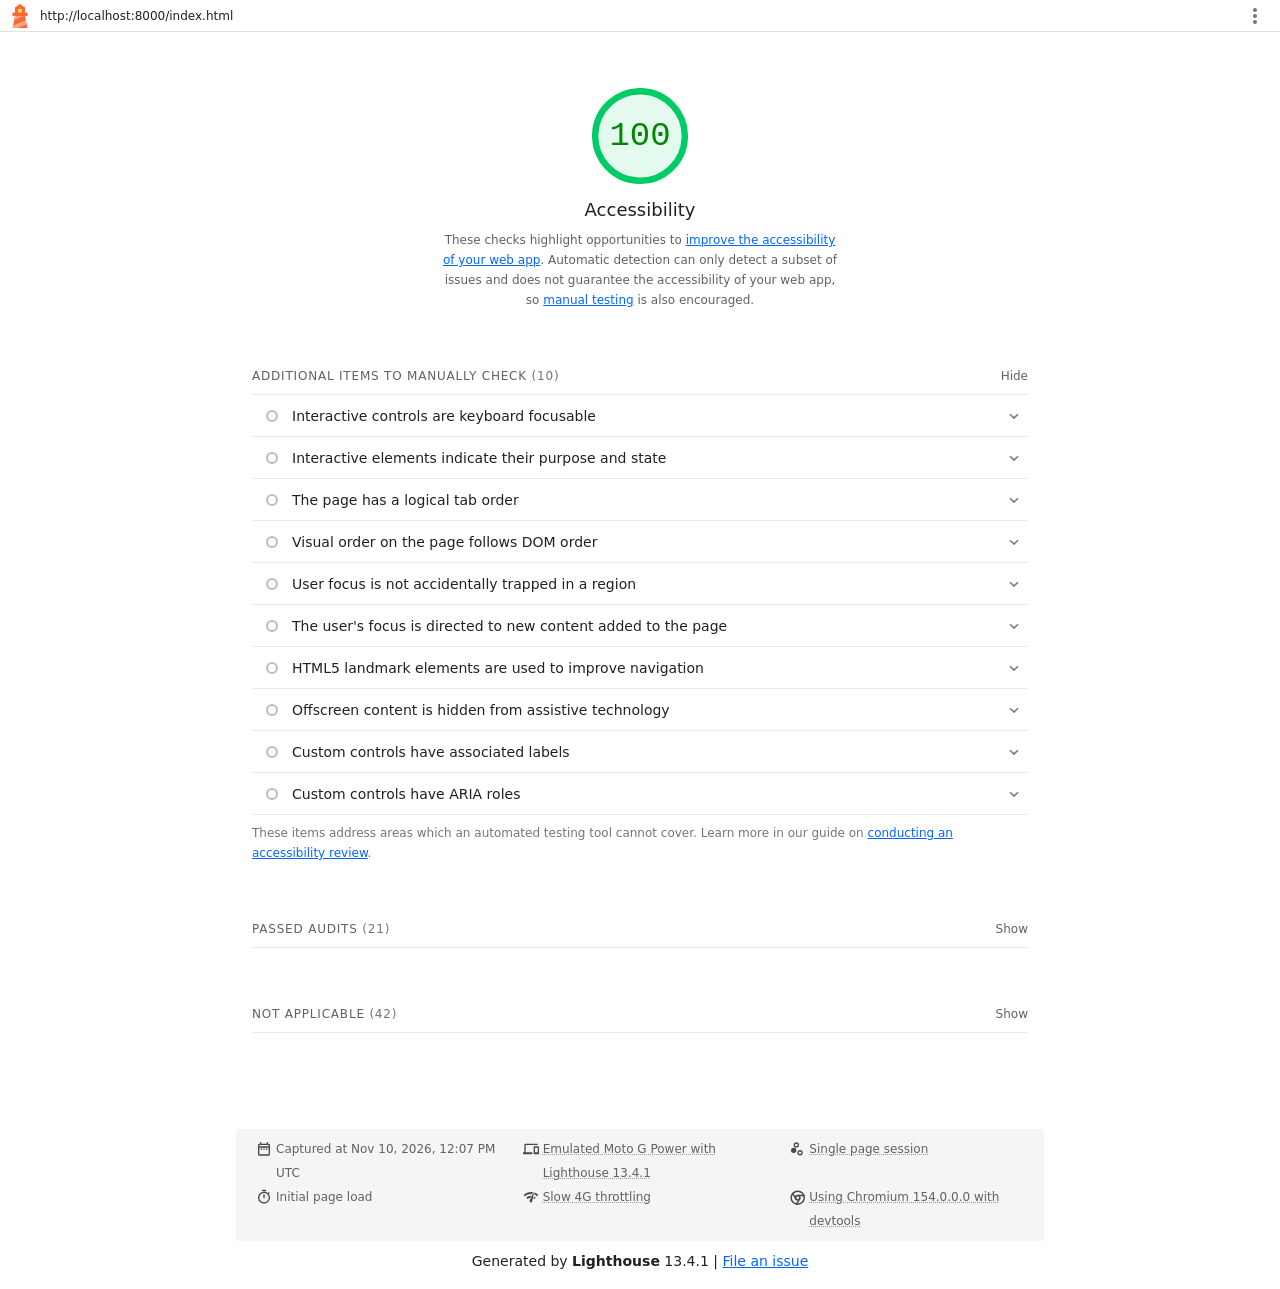
<file: lighthouse/index-accessibility.html>
<!--
@license
Copyright 2018 Google LLC
SPDX-License-Identifier: Apache-2.0
-->
<!doctype html>
<html lang="en">
<head>
  <meta charset="utf-8">
  <meta name="viewport" content="width=device-width, initial-scale=1, minimum-scale=1">
  <link rel="icon" href='data:image/svg+xml;utf8,<svg fill="none" xmlns="http://www.w3.org/2000/svg" viewBox="0 0 48 48"><path d="m14 7 10-7 10 7v10h5v7h-5l5 24H9l5-24H9v-7h5V7Z" fill="%23F63"/><path d="M31.561 24H14l-1.689 8.105L31.561 24ZM18.983 48H9l1.022-4.907L35.723 32.27l1.663 7.98L18.983 48Z" fill="%23FFA385"/><path fill="%23FF3" d="M20.5 10h7v7h-7z"/></svg>'>
  <title>Lighthouse Report</title>
  <style>body {margin: 0}</style>
</head>
<body>
  <noscript>Lighthouse report requires JavaScript. Please enable.</noscript>

  <div id="lh-log"></div>

  <script>window.__LIGHTHOUSE_JSON__ = {"lighthouseVersion":"13.4.1","requestedUrl":"http://localhost:8000/index.html","mainDocumentUrl":"http://localhost:8000/index.html","finalDisplayedUrl":"http://localhost:8000/index.html","finalUrl":"http://localhost:8000/index.html","fetchTime":"2026-11-10T12:07:56.728Z","gatherMode":"navigation","runWarnings":[],"userAgent":"Mozilla/5.0 (Windows NT 10.0; Win64; x64) AppleWebKit/537.36 (KHTML, like Gecko) Chrome/154.0.0.0 Safari/537.36 OPR/138.0.0.0","environment":{"networkUserAgent":"Mozilla/5.0 (Linux; Android 11; moto g power (2022)) AppleWebKit/537.36 (KHTML, like Gecko) Chrome/154.0.0.0 Mobile Safari/537.36","hostUserAgent":"Mozilla/5.0 (Windows NT 10.0; Win64; x64) AppleWebKit/537.36 (KHTML, like Gecko) Chrome/154.0.0.0 Safari/537.36 OPR/138.0.0.0","benchmarkIndex":3133.5,"credits":{"axe-core":"4.12.1"}},"audits":{"accesskeys":{"id":"accesskeys","title":"`[accesskey]` values are unique","description":"Access keys let users quickly focus a part of the page. For proper navigation, each access key must be unique. [Learn more about access keys](https://dequeuniversity.com/rules/axe/4.12/accesskeys).","score":null,"scoreDisplayMode":"notApplicable"},"aria-allowed-attr":{"id":"aria-allowed-attr","title":"`[aria-*]` attributes match their roles","description":"Each ARIA `role` supports a specific subset of `aria-*` attributes. Mismatching these invalidates the `aria-*` attributes. [Learn how to match ARIA attributes to their roles](https://dequeuniversity.com/rules/axe/4.12/aria-allowed-attr).","score":1,"scoreDisplayMode":"binary","details":{"type":"table","headings":[{"key":"node","valueType":"node","subItemsHeading":{"key":"relatedNode","valueType":"node"},"label":"Failing Elements"}],"items":[]}},"aria-allowed-role":{"id":"aria-allowed-role","title":"Uses ARIA roles only on compatible elements","description":"Many HTML elements can only be assigned certain ARIA roles. Using ARIA roles where they are not allowed can interfere with the accessibility of the web page. [Learn more about ARIA roles](https://dequeuniversity.com/rules/axe/4.12/aria-allowed-role).","score":null,"scoreDisplayMode":"notApplicable"},"aria-command-name":{"id":"aria-command-name","title":"`button`, `link`, and `menuitem` elements have accessible names","description":"When an element doesn't have an accessible name, screen readers announce it with a generic name, making it unusable for users who rely on screen readers. [Learn how to make command elements more accessible](https://dequeuniversity.com/rules/axe/4.12/aria-command-name).","score":null,"scoreDisplayMode":"notApplicable"},"aria-conditional-attr":{"id":"aria-conditional-attr","title":"ARIA attributes are used as specified for the element's role","description":"Some ARIA attributes are only allowed on an element under certain conditions. [Learn more about conditional ARIA attributes](https://dequeuniversity.com/rules/axe/4.12/aria-conditional-attr).","score":1,"scoreDisplayMode":"binary","details":{"type":"table","headings":[{"key":"node","valueType":"node","subItemsHeading":{"key":"relatedNode","valueType":"node"},"label":"Failing Elements"}],"items":[]}},"aria-deprecated-role":{"id":"aria-deprecated-role","title":"Deprecated ARIA roles were not used","description":"Deprecated ARIA roles may not be processed correctly by assistive technology. [Learn more about deprecated ARIA roles](https://dequeuniversity.com/rules/axe/4.12/aria-deprecated-role).","score":null,"scoreDisplayMode":"notApplicable"},"aria-dialog-name":{"id":"aria-dialog-name","title":"Elements with `role=\"dialog\"` or `role=\"alertdialog\"` have accessible names.","description":"ARIA dialog elements without accessible names may prevent screen readers users from discerning the purpose of these elements. [Learn how to make ARIA dialog elements more accessible](https://dequeuniversity.com/rules/axe/4.12/aria-dialog-name).","score":null,"scoreDisplayMode":"notApplicable"},"aria-hidden-body":{"id":"aria-hidden-body","title":"`[aria-hidden=\"true\"]` is not present on the document `\u003cbody>`","description":"Assistive technologies, like screen readers, work inconsistently when `aria-hidden=\"true\"` is set on the document `\u003cbody>`. [Learn how `aria-hidden` affects the document body](https://dequeuniversity.com/rules/axe/4.12/aria-hidden-body).","score":1,"scoreDisplayMode":"binary","details":{"type":"table","headings":[{"key":"node","valueType":"node","subItemsHeading":{"key":"relatedNode","valueType":"node"},"label":"Failing Elements"}],"items":[]}},"aria-hidden-focus":{"id":"aria-hidden-focus","title":"`[aria-hidden=\"true\"]` elements do not contain focusable descendents","description":"Focusable descendents within an `[aria-hidden=\"true\"]` element prevent those interactive elements from being available to users of assistive technologies like screen readers. [Learn how `aria-hidden` affects focusable elements](https://dequeuniversity.com/rules/axe/4.12/aria-hidden-focus).","score":1,"scoreDisplayMode":"binary","details":{"type":"table","headings":[{"key":"node","valueType":"node","subItemsHeading":{"key":"relatedNode","valueType":"node"},"label":"Failing Elements"}],"items":[]}},"aria-input-field-name":{"id":"aria-input-field-name","title":"ARIA input fields have accessible names","description":"When an input field doesn't have an accessible name, screen readers announce it with a generic name, making it unusable for users who rely on screen readers. [Learn more about input field labels](https://dequeuniversity.com/rules/axe/4.12/aria-input-field-name).","score":null,"scoreDisplayMode":"notApplicable"},"aria-meter-name":{"id":"aria-meter-name","title":"ARIA `meter` elements have accessible names","description":"When a meter element doesn't have an accessible name, screen readers announce it with a generic name, making it unusable for users who rely on screen readers. [Learn how to name `meter` elements](https://dequeuniversity.com/rules/axe/4.12/aria-meter-name).","score":null,"scoreDisplayMode":"notApplicable"},"aria-progressbar-name":{"id":"aria-progressbar-name","title":"ARIA `progressbar` elements have accessible names","description":"When a `progressbar` element doesn't have an accessible name, screen readers announce it with a generic name, making it unusable for users who rely on screen readers. [Learn how to label `progressbar` elements](https://dequeuniversity.com/rules/axe/4.12/aria-progressbar-name).","score":null,"scoreDisplayMode":"notApplicable"},"aria-prohibited-attr":{"id":"aria-prohibited-attr","title":"Elements use only permitted ARIA attributes","description":"Using ARIA attributes in roles where they are prohibited can mean that important information is not communicated to users of assistive technologies. [Learn more about prohibited ARIA roles](https://dequeuniversity.com/rules/axe/4.12/aria-prohibited-attr).","score":1,"scoreDisplayMode":"binary","details":{"type":"table","headings":[{"key":"node","valueType":"node","subItemsHeading":{"key":"relatedNode","valueType":"node"},"label":"Failing Elements"}],"items":[]}},"aria-required-attr":{"id":"aria-required-attr","title":"`[role]`s have all required `[aria-*]` attributes","description":"Some ARIA roles have required attributes that describe the state of the element to screen readers. [Learn more about roles and required attributes](https://dequeuniversity.com/rules/axe/4.12/aria-required-attr).","score":null,"scoreDisplayMode":"notApplicable"},"aria-required-children":{"id":"aria-required-children","title":"Elements with an ARIA `[role]` that require children to contain a specific `[role]` have all required children.","description":"Some ARIA parent roles must contain specific child roles to perform their intended accessibility functions. [Learn more about roles and required children elements](https://dequeuniversity.com/rules/axe/4.12/aria-required-children).","score":null,"scoreDisplayMode":"notApplicable"},"aria-required-parent":{"id":"aria-required-parent","title":"`[role]`s are contained by their required parent element","description":"Some ARIA child roles must be contained by specific parent roles to properly perform their intended accessibility functions. [Learn more about ARIA roles and required parent element](https://dequeuniversity.com/rules/axe/4.12/aria-required-parent).","score":null,"scoreDisplayMode":"notApplicable"},"aria-roles":{"id":"aria-roles","title":"`[role]` values are valid","description":"ARIA roles must have valid values in order to perform their intended accessibility functions. [Learn more about valid ARIA roles](https://dequeuniversity.com/rules/axe/4.12/aria-roles).","score":null,"scoreDisplayMode":"notApplicable"},"aria-text":{"id":"aria-text","title":"Elements with the `role=text` attribute do not have focusable descendents.","description":"Adding `role=text` around a text node split by markup enables VoiceOver to treat it as one phrase, but the element's focusable descendents will not be announced. [Learn more about the `role=text` attribute](https://dequeuniversity.com/rules/axe/4.12/aria-text).","score":null,"scoreDisplayMode":"notApplicable"},"aria-toggle-field-name":{"id":"aria-toggle-field-name","title":"ARIA toggle fields have accessible names","description":"When a toggle field doesn't have an accessible name, screen readers announce it with a generic name, making it unusable for users who rely on screen readers. [Learn more about toggle fields](https://dequeuniversity.com/rules/axe/4.12/aria-toggle-field-name).","score":null,"scoreDisplayMode":"notApplicable"},"aria-tooltip-name":{"id":"aria-tooltip-name","title":"ARIA `tooltip` elements have accessible names","description":"When a tooltip element doesn't have an accessible name, screen readers announce it with a generic name, making it unusable for users who rely on screen readers. [Learn how to name `tooltip` elements](https://dequeuniversity.com/rules/axe/4.12/aria-tooltip-name).","score":null,"scoreDisplayMode":"notApplicable"},"aria-treeitem-name":{"id":"aria-treeitem-name","title":"ARIA `treeitem` elements have accessible names","description":"When a `treeitem` element doesn't have an accessible name, screen readers announce it with a generic name, making it unusable for users who rely on screen readers. [Learn more about labeling `treeitem` elements](https://dequeuniversity.com/rules/axe/4.12/aria-treeitem-name).","score":null,"scoreDisplayMode":"notApplicable"},"aria-valid-attr-value":{"id":"aria-valid-attr-value","title":"`[aria-*]` attributes have valid values","description":"Assistive technologies, like screen readers, can't interpret ARIA attributes with invalid values. [Learn more about valid values for ARIA attributes](https://dequeuniversity.com/rules/axe/4.12/aria-valid-attr-value).","score":1,"scoreDisplayMode":"binary","details":{"type":"table","headings":[{"key":"node","valueType":"node","subItemsHeading":{"key":"relatedNode","valueType":"node"},"label":"Failing Elements"}],"items":[]}},"aria-valid-attr":{"id":"aria-valid-attr","title":"`[aria-*]` attributes are valid and not misspelled","description":"Assistive technologies, like screen readers, can't interpret ARIA attributes with invalid names. [Learn more about valid ARIA attributes](https://dequeuniversity.com/rules/axe/4.12/aria-valid-attr).","score":1,"scoreDisplayMode":"binary","details":{"type":"table","headings":[{"key":"node","valueType":"node","subItemsHeading":{"key":"relatedNode","valueType":"node"},"label":"Failing Elements"}],"items":[]}},"button-name":{"id":"button-name","title":"Buttons have an accessible name","description":"When a button doesn't have an accessible name, screen readers announce it as \"button\", making it unusable for users who rely on screen readers. [Learn how to make buttons more accessible](https://dequeuniversity.com/rules/axe/4.12/button-name).","score":1,"scoreDisplayMode":"binary","details":{"type":"table","headings":[{"key":"node","valueType":"node","subItemsHeading":{"key":"relatedNode","valueType":"node"},"label":"Failing Elements"}],"items":[]}},"bypass":{"id":"bypass","title":"The page contains a heading, skip link, or landmark region","description":"Adding ways to bypass repetitive content lets keyboard users navigate the page more efficiently. [Learn more about bypass blocks](https://dequeuniversity.com/rules/axe/4.12/bypass).","score":null,"scoreDisplayMode":"notApplicable"},"color-contrast":{"id":"color-contrast","title":"Background and foreground colors have a sufficient contrast ratio","description":"Low-contrast text is difficult or impossible for many users to read. [Learn how to provide sufficient color contrast](https://dequeuniversity.com/rules/axe/4.12/color-contrast).","score":1,"scoreDisplayMode":"binary","details":{"type":"table","headings":[{"key":"node","valueType":"node","subItemsHeading":{"key":"relatedNode","valueType":"node"},"label":"Failing Elements"}],"items":[]}},"definition-list":{"id":"definition-list","title":"`\u003cdl>`'s contain only properly-ordered `\u003cdt>` and `\u003cdd>` groups, `\u003cscript>`, `\u003ctemplate>` or `\u003cdiv>` elements.","description":"When definition lists are not properly marked up, screen readers may produce confusing or inaccurate output. [Learn how to structure definition lists correctly](https://dequeuniversity.com/rules/axe/4.12/definition-list).","score":null,"scoreDisplayMode":"notApplicable"},"dlitem":{"id":"dlitem","title":"Definition list items are wrapped in `\u003cdl>` elements","description":"Definition list items (`\u003cdt>` and `\u003cdd>`) must be wrapped in a parent `\u003cdl>` element to ensure that screen readers can properly announce them. [Learn how to structure definition lists correctly](https://dequeuniversity.com/rules/axe/4.12/dlitem).","score":null,"scoreDisplayMode":"notApplicable"},"document-title":{"id":"document-title","title":"Document has a `\u003ctitle>` element","description":"The title gives screen reader users an overview of the page, and search engine users rely on it heavily to determine if a page is relevant to their search. [Learn more about document titles](https://dequeuniversity.com/rules/axe/4.12/document-title).","score":1,"scoreDisplayMode":"binary","details":{"type":"table","headings":[{"key":"node","valueType":"node","subItemsHeading":{"key":"relatedNode","valueType":"node"},"label":"Failing Elements"}],"items":[]}},"duplicate-id-aria":{"id":"duplicate-id-aria","title":"ARIA IDs are unique","description":"The value of an ARIA ID must be unique to prevent other instances from being overlooked by assistive technologies. [Learn how to fix duplicate ARIA IDs](https://dequeuniversity.com/rules/axe/4.12/duplicate-id-aria).","score":null,"scoreDisplayMode":"notApplicable"},"empty-heading":{"id":"empty-heading","title":"All heading elements contain content.","description":"A heading with no content or inaccessible text prevent screen reader users from accessing information on the page's structure. [Learn more about headings](https://dequeuniversity.com/rules/axe/4.12/empty-heading).","score":null,"scoreDisplayMode":"notApplicable"},"form-field-multiple-labels":{"id":"form-field-multiple-labels","title":"No form fields have multiple labels","description":"Form fields with multiple labels can be confusingly announced by assistive technologies like screen readers which use either the first, the last, or all of the labels. [Learn how to use form labels](https://dequeuniversity.com/rules/axe/4.12/form-field-multiple-labels).","score":null,"scoreDisplayMode":"notApplicable"},"frame-title":{"id":"frame-title","title":"`\u003cframe>` or `\u003ciframe>` elements have a title","description":"Screen reader users rely on frame titles to describe the contents of frames. [Learn more about frame titles](https://dequeuniversity.com/rules/axe/4.12/frame-title).","score":null,"scoreDisplayMode":"notApplicable"},"heading-order":{"id":"heading-order","title":"Heading elements appear in a sequentially-descending order","description":"Properly ordered headings that do not skip levels convey the semantic structure of the page, making it easier to navigate and understand when using assistive technologies. [Learn more about heading order](https://dequeuniversity.com/rules/axe/4.12/heading-order).","score":1,"scoreDisplayMode":"binary","details":{"type":"table","headings":[{"key":"node","valueType":"node","subItemsHeading":{"key":"relatedNode","valueType":"node"},"label":"Failing Elements"}],"items":[]}},"html-has-lang":{"id":"html-has-lang","title":"`\u003chtml>` element has a `[lang]` attribute","description":"If a page doesn't specify a `lang` attribute, a screen reader assumes that the page is in the default language that the user chose when setting up the screen reader. If the page isn't actually in the default language, then the screen reader might not announce the page's text correctly. [Learn more about the `lang` attribute](https://dequeuniversity.com/rules/axe/4.12/html-has-lang).","score":1,"scoreDisplayMode":"binary","details":{"type":"table","headings":[{"key":"node","valueType":"node","subItemsHeading":{"key":"relatedNode","valueType":"node"},"label":"Failing Elements"}],"items":[]}},"html-lang-valid":{"id":"html-lang-valid","title":"`\u003chtml>` element has a valid value for its `[lang]` attribute","description":"Specifying a valid [BCP 47 language](https://www.w3.org/International/questions/qa-choosing-language-tags#question) helps screen readers announce text properly. [Learn how to use the `lang` attribute](https://dequeuniversity.com/rules/axe/4.12/html-lang-valid).","score":1,"scoreDisplayMode":"binary","details":{"type":"table","headings":[{"key":"node","valueType":"node","subItemsHeading":{"key":"relatedNode","valueType":"node"},"label":"Failing Elements"}],"items":[]}},"html-xml-lang-mismatch":{"id":"html-xml-lang-mismatch","title":"`\u003chtml>` element has an `[xml:lang]` attribute with the same base language as the `[lang]` attribute.","description":"If the webpage does not specify a consistent language, then the screen reader might not announce the page's text correctly. [Learn more about the `lang` attribute](https://dequeuniversity.com/rules/axe/4.12/html-xml-lang-mismatch).","score":null,"scoreDisplayMode":"notApplicable"},"identical-links-same-purpose":{"id":"identical-links-same-purpose","title":"Identical links have the same purpose.","description":"Links with the same destination should have the same description, to help users understand the link's purpose and decide whether to follow it. [Learn more about identical links](https://dequeuniversity.com/rules/axe/4.12/identical-links-same-purpose).","score":null,"scoreDisplayMode":"notApplicable"},"image-alt":{"id":"image-alt","title":"Image elements have `[alt]` attributes","description":"Informative elements should aim for short, descriptive alternate text. Decorative elements can be ignored with an empty alt attribute. [Learn more about the `alt` attribute](https://dequeuniversity.com/rules/axe/4.12/image-alt).","score":1,"scoreDisplayMode":"binary","details":{"type":"table","headings":[{"key":"node","valueType":"node","subItemsHeading":{"key":"relatedNode","valueType":"node"},"label":"Failing Elements"}],"items":[]}},"image-redundant-alt":{"id":"image-redundant-alt","title":"Image elements do not have `[alt]` attributes that are redundant text.","description":"Informative elements should aim for short, descriptive alternative text. Alternative text that is exactly the same as the text adjacent to the link or image is potentially confusing for screen reader users, because the text will be read twice. [Learn more about the `alt` attribute](https://dequeuniversity.com/rules/axe/4.12/image-redundant-alt).","score":null,"scoreDisplayMode":"notApplicable"},"input-button-name":{"id":"input-button-name","title":"Input buttons have discernible text.","description":"Adding discernable and accessible text to input buttons may help screen reader users understand the purpose of the input button. [Learn more about input buttons](https://dequeuniversity.com/rules/axe/4.12/input-button-name).","score":null,"scoreDisplayMode":"notApplicable"},"input-image-alt":{"id":"input-image-alt","title":"`\u003cinput type=\"image\">` elements have `[alt]` text","description":"When an image is being used as an `\u003cinput>` button, providing alternative text can help screen reader users understand the purpose of the button. [Learn about input image alt text](https://dequeuniversity.com/rules/axe/4.12/input-image-alt).","score":null,"scoreDisplayMode":"notApplicable"},"label-content-name-mismatch":{"id":"label-content-name-mismatch","title":"Elements with visible text labels have matching accessible names.","description":"Visible text labels that do not match the accessible name can result in a confusing experience for screen reader users. [Learn more about accessible names](https://dequeuniversity.com/rules/axe/4.12/label-content-name-mismatch).","score":1,"scoreDisplayMode":"binary","details":{"type":"table","headings":[{"key":"node","valueType":"node","subItemsHeading":{"key":"relatedNode","valueType":"node"},"label":"Failing Elements"}],"items":[]}},"label":{"id":"label","title":"Form elements have associated labels","description":"Labels ensure that form controls are announced properly by assistive technologies, like screen readers. [Learn more about form element labels](https://dequeuniversity.com/rules/axe/4.12/label).","score":null,"scoreDisplayMode":"notApplicable"},"landmark-one-main":{"id":"landmark-one-main","title":"Document has a main landmark.","description":"One main landmark helps screen reader users navigate a web page. [Learn more about landmarks](https://dequeuniversity.com/rules/axe/4.12/landmark-one-main).","score":1,"scoreDisplayMode":"binary","details":{"type":"table","headings":[{"key":"node","valueType":"node","subItemsHeading":{"key":"relatedNode","valueType":"node"},"label":"Failing Elements"}],"items":[]}},"link-name":{"id":"link-name","title":"Links have a discernible name","description":"Link text (and alternate text for images, when used as links) that is discernible, unique, and focusable improves the navigation experience for screen reader users. [Learn how to make links accessible](https://dequeuniversity.com/rules/axe/4.12/link-name).","score":1,"scoreDisplayMode":"binary","details":{"type":"table","headings":[{"key":"node","valueType":"node","subItemsHeading":{"key":"relatedNode","valueType":"node"},"label":"Failing Elements"}],"items":[]}},"link-in-text-block":{"id":"link-in-text-block","title":"Links are distinguishable without relying on color.","description":"Low-contrast text is difficult or impossible for many users to read. Link text that is discernible improves the experience for users with low vision. [Learn how to make links distinguishable](https://dequeuniversity.com/rules/axe/4.12/link-in-text-block).","score":null,"scoreDisplayMode":"notApplicable"},"list":{"id":"list","title":"Lists contain only `\u003cli>` elements and script supporting elements (`\u003cscript>` and `\u003ctemplate>`).","description":"Screen readers have a specific way of announcing lists. Ensuring proper list structure aids screen reader output. [Learn more about proper list structure](https://dequeuniversity.com/rules/axe/4.12/list).","score":1,"scoreDisplayMode":"binary","details":{"type":"table","headings":[{"key":"node","valueType":"node","subItemsHeading":{"key":"relatedNode","valueType":"node"},"label":"Failing Elements"}],"items":[]}},"listitem":{"id":"listitem","title":"List items (`\u003cli>`) are contained within `\u003cul>`, `\u003col>` or `\u003cmenu>` parent elements","description":"Screen readers require list items (`\u003cli>`) to be contained within a parent `\u003cul>`, `\u003col>` or `\u003cmenu>` to be announced properly. [Learn more about proper list structure](https://dequeuniversity.com/rules/axe/4.12/listitem).","score":1,"scoreDisplayMode":"binary","details":{"type":"table","headings":[{"key":"node","valueType":"node","subItemsHeading":{"key":"relatedNode","valueType":"node"},"label":"Failing Elements"}],"items":[]}},"meta-refresh":{"id":"meta-refresh","title":"The document does not use `\u003cmeta http-equiv=\"refresh\">`","description":"Users do not expect a page to refresh automatically, and doing so will move focus back to the top of the page. This may create a frustrating or confusing experience. [Learn more about the refresh meta tag](https://dequeuniversity.com/rules/axe/4.12/meta-refresh).","score":null,"scoreDisplayMode":"notApplicable"},"meta-viewport":{"id":"meta-viewport","title":"`[user-scalable=\"no\"]` is not used in the `\u003cmeta name=\"viewport\">` element and the `[maximum-scale]` attribute is not less than 5.","description":"Disabling zooming is problematic for users with low vision who rely on screen magnification to properly see the contents of a web page. [Learn more about the viewport meta tag](https://dequeuniversity.com/rules/axe/4.12/meta-viewport).","score":1,"scoreDisplayMode":"binary","details":{"type":"table","headings":[{"key":"node","valueType":"node","subItemsHeading":{"key":"relatedNode","valueType":"node"},"label":"Failing Elements"}],"items":[]}},"object-alt":{"id":"object-alt","title":"`\u003cobject>` elements have alternate text","description":"Screen readers cannot translate non-text content. Adding alternate text to `\u003cobject>` elements helps screen readers convey meaning to users. [Learn more about alt text for `object` elements](https://dequeuniversity.com/rules/axe/4.12/object-alt).","score":null,"scoreDisplayMode":"notApplicable"},"select-name":{"id":"select-name","title":"Select elements have associated label elements.","description":"Form elements without effective labels can create frustrating experiences for screen reader users. [Learn more about the `select` element](https://dequeuniversity.com/rules/axe/4.12/select-name).","score":null,"scoreDisplayMode":"notApplicable"},"skip-link":{"id":"skip-link","title":"Skip links are focusable.","description":"Including a skip link can help users skip to the main content to save time. [Learn more about skip links](https://dequeuniversity.com/rules/axe/4.12/skip-link).","score":1,"scoreDisplayMode":"binary","details":{"type":"table","headings":[{"key":"node","valueType":"node","subItemsHeading":{"key":"relatedNode","valueType":"node"},"label":"Failing Elements"}],"items":[]}},"tabindex":{"id":"tabindex","title":"No element has a `[tabindex]` value greater than 0","description":"A value greater than 0 implies an explicit navigation ordering. Although technically valid, this often creates frustrating experiences for users who rely on assistive technologies. [Learn more about the `tabindex` attribute](https://dequeuniversity.com/rules/axe/4.12/tabindex).","score":null,"scoreDisplayMode":"notApplicable"},"table-duplicate-name":{"id":"table-duplicate-name","title":"Tables have different content in the summary attribute and `\u003ccaption>`.","description":"The summary attribute should describe the table structure, while `\u003ccaption>` should have the onscreen title. Accurate table mark-up helps users of screen readers. [Learn more about summary and caption](https://dequeuniversity.com/rules/axe/4.12/table-duplicate-name).","score":null,"scoreDisplayMode":"notApplicable"},"table-fake-caption":{"id":"table-fake-caption","title":"Tables use `\u003ccaption>` instead of cells with the `[colspan]` attribute to indicate a caption.","description":"Screen readers have features to make navigating tables easier. Ensuring that tables use the actual caption element instead of cells with the `[colspan]` attribute may improve the experience for screen reader users. [Learn more about captions](https://dequeuniversity.com/rules/axe/4.12/table-fake-caption).","score":null,"scoreDisplayMode":"notApplicable"},"target-size":{"id":"target-size","title":"Touch targets have sufficient size and spacing.","description":"Touch targets with sufficient size and spacing help users who may have difficulty targeting small controls to activate the targets. [Learn more about touch targets](https://dequeuniversity.com/rules/axe/4.12/target-size).","score":1,"scoreDisplayMode":"binary","details":{"type":"table","headings":[{"key":"node","valueType":"node","subItemsHeading":{"key":"relatedNode","valueType":"node"},"label":"Failing Elements"}],"items":[]}},"td-has-header":{"id":"td-has-header","title":"`\u003ctd>` elements in a large `\u003ctable>` have one or more table headers.","description":"Screen readers have features to make navigating tables easier. Ensuring that `\u003ctd>` elements in a large table (3 or more cells in width and height) have an associated table header may improve the experience for screen reader users. [Learn more about table headers](https://dequeuniversity.com/rules/axe/4.12/td-has-header).","score":null,"scoreDisplayMode":"notApplicable"},"td-headers-attr":{"id":"td-headers-attr","title":"Cells in a `\u003ctable>` element that use the `[headers]` attribute refer to table cells within the same table.","description":"Screen readers have features to make navigating tables easier. Ensuring `\u003ctd>` cells using the `[headers]` attribute only refer to other cells in the same table may improve the experience for screen reader users. [Learn more about the `headers` attribute](https://dequeuniversity.com/rules/axe/4.12/td-headers-attr).","score":null,"scoreDisplayMode":"notApplicable"},"th-has-data-cells":{"id":"th-has-data-cells","title":"`\u003cth>` elements and elements with `[role=\"columnheader\"/\"rowheader\"]` have data cells they describe.","description":"Screen readers have features to make navigating tables easier. Ensuring table headers always refer to some set of cells may improve the experience for screen reader users. [Learn more about table headers](https://dequeuniversity.com/rules/axe/4.12/th-has-data-cells).","score":null,"scoreDisplayMode":"notApplicable"},"valid-lang":{"id":"valid-lang","title":"`[lang]` attributes have a valid value","description":"Specifying a valid [BCP 47 language](https://www.w3.org/International/questions/qa-choosing-language-tags#question) on elements helps ensure that text is pronounced correctly by a screen reader. [Learn how to use the `lang` attribute](https://dequeuniversity.com/rules/axe/4.12/valid-lang).","score":null,"scoreDisplayMode":"notApplicable"},"video-caption":{"id":"video-caption","title":"`\u003cvideo>` elements contain a `\u003ctrack>` element with `[kind=\"captions\"]`","description":"When a video provides a caption it is easier for deaf and hearing impaired users to access its information. [Learn more about video captions](https://dequeuniversity.com/rules/axe/4.12/video-caption).","score":null,"scoreDisplayMode":"notApplicable"},"custom-controls-labels":{"id":"custom-controls-labels","title":"Custom controls have associated labels","description":"Custom interactive controls have associated labels, provided by aria-label or aria-labelledby. [Learn more about custom controls and labels](https://developer.chrome.com/docs/lighthouse/accessibility/custom-controls-labels/).","score":null,"scoreDisplayMode":"manual"},"custom-controls-roles":{"id":"custom-controls-roles","title":"Custom controls have ARIA roles","description":"Custom interactive controls have appropriate ARIA roles. [Learn how to add roles to custom controls](https://developer.chrome.com/docs/lighthouse/accessibility/custom-control-roles/).","score":null,"scoreDisplayMode":"manual"},"focus-traps":{"id":"focus-traps","title":"User focus is not accidentally trapped in a region","description":"A user can tab into and out of any control or region without accidentally trapping their focus. [Learn how to avoid focus traps](https://developer.chrome.com/docs/lighthouse/accessibility/focus-traps/).","score":null,"scoreDisplayMode":"manual"},"focusable-controls":{"id":"focusable-controls","title":"Interactive controls are keyboard focusable","description":"Custom interactive controls are keyboard focusable and display a focus indicator. [Learn how to make custom controls focusable](https://developer.chrome.com/docs/lighthouse/accessibility/focusable-controls/).","score":null,"scoreDisplayMode":"manual"},"interactive-element-affordance":{"id":"interactive-element-affordance","title":"Interactive elements indicate their purpose and state","description":"Interactive elements, such as links and buttons, should indicate their state and be distinguishable from non-interactive elements. [Learn how to decorate interactive elements with affordance hints](https://developer.chrome.com/docs/lighthouse/accessibility/interactive-element-affordance/).","score":null,"scoreDisplayMode":"manual"},"logical-tab-order":{"id":"logical-tab-order","title":"The page has a logical tab order","description":"Tabbing through the page follows the visual layout. Users cannot focus elements that are offscreen. [Learn more about logical tab ordering](https://developer.chrome.com/docs/lighthouse/accessibility/logical-tab-order/).","score":null,"scoreDisplayMode":"manual"},"managed-focus":{"id":"managed-focus","title":"The user's focus is directed to new content added to the page","description":"If new content, such as a dialog, is added to the page, the user's focus is directed to it. [Learn how to direct focus to new content](https://developer.chrome.com/docs/lighthouse/accessibility/managed-focus/).","score":null,"scoreDisplayMode":"manual"},"offscreen-content-hidden":{"id":"offscreen-content-hidden","title":"Offscreen content is hidden from assistive technology","description":"Offscreen content is hidden with display: none or aria-hidden=true. [Learn how to properly hide offscreen content](https://developer.chrome.com/docs/lighthouse/accessibility/offscreen-content-hidden/).","score":null,"scoreDisplayMode":"manual"},"use-landmarks":{"id":"use-landmarks","title":"HTML5 landmark elements are used to improve navigation","description":"Landmark elements (`\u003cmain>`, `\u003cnav>`, etc.) are used to improve the keyboard navigation of the page for assistive technology. [Learn more about landmark elements](https://developer.chrome.com/docs/lighthouse/accessibility/use-landmarks/).","score":null,"scoreDisplayMode":"manual"},"visual-order-follows-dom":{"id":"visual-order-follows-dom","title":"Visual order on the page follows DOM order","description":"DOM order matches the visual order, improving navigation for assistive technology. [Learn more about DOM and visual ordering](https://developer.chrome.com/docs/lighthouse/accessibility/visual-order-follows-dom/).","score":null,"scoreDisplayMode":"manual"},"autocomplete-valid":{"id":"autocomplete-valid","title":"`autocomplete` attributes are used correctly","description":"The `autocomplete` attribute values must be valid and correctly applied for screen readers to function correctly. [Learn more about valid autocomplete values](https://dequeuniversity.com/rules/axe/4.12/autocomplete-valid).","score":null,"scoreDisplayMode":"notApplicable"},"presentation-role-conflict":{"id":"presentation-role-conflict","title":"Elements with `role=\"none\"` or `role=\"presentation\"` do not have conflicts","description":"There are certain cases where the semantic role of an element with `role=\"none\"` or `role=\"presentation\"` does not resolve to none or presentation. To ensure the element remains removed from the accessibility tree, you should not add any global ARIA attributes to the element or make it focusable. [Learn more about presentation role conflict](https://dequeuniversity.com/rules/axe/4.12/presentation-role-conflict).","score":null,"scoreDisplayMode":"notApplicable"},"svg-img-alt":{"id":"svg-img-alt","title":"SVG elements with an `img` role have an accessible text alternative","description":"Ensures SVG elements with an `img`, `graphics-document` or `graphics-symbol` role have an accessible text alternative. [Learn more about SVG alt text](https://dequeuniversity.com/rules/axe/4.12/svg-img-alt).","score":null,"scoreDisplayMode":"notApplicable"}},"configSettings":{"output":"json","maxWaitForFcp":30000,"maxWaitForLoad":45000,"pauseAfterFcpMs":1000,"pauseAfterLoadMs":1000,"networkQuietThresholdMs":1000,"cpuQuietThresholdMs":1000,"formFactor":"mobile","throttling":{"rttMs":150,"throughputKbps":1638.4,"requestLatencyMs":562.5,"downloadThroughputKbps":1474.5600000000002,"uploadThroughputKbps":675,"cpuSlowdownMultiplier":4},"throttlingMethod":"simulate","screenEmulation":{"mobile":true,"width":412,"height":823,"deviceScaleFactor":1.75,"disabled":true},"emulatedUserAgent":"Mozilla/5.0 (Linux; Android 11; moto g power (2022)) AppleWebKit/537.36 (KHTML, like Gecko) Chrome/136.0.0.0 Mobile Safari/537.36","auditMode":false,"gatherMode":false,"clearStorageTypes":["file_systems","shader_cache","service_workers","cache_storage"],"disableStorageReset":false,"debugNavigation":false,"channel":"devtools","usePassiveGathering":false,"disableFullPageScreenshot":false,"skipAboutBlank":false,"blankPage":"about:blank","ignoreStatusCode":true,"locale":"en-US","blockedUrlPatterns":null,"additionalTraceCategories":"","extraHeaders":null,"precomputedLanternData":null,"onlyAudits":null,"onlyCategories":["accessibility"],"skipAudits":null},"categories":{"accessibility":{"title":"Accessibility","description":"These checks highlight opportunities to [improve the accessibility of your web app](https://developer.chrome.com/docs/lighthouse/accessibility/). Automatic detection can only detect a subset of issues and does not guarantee the accessibility of your web app, so [manual testing](https://web.dev/articles/how-to-review) is also encouraged.","manualDescription":"These items address areas which an automated testing tool cannot cover. Learn more in our guide on [conducting an accessibility review](https://web.dev/articles/how-to-review).","supportedModes":["navigation","snapshot"],"auditRefs":[{"id":"accesskeys","weight":0,"group":"a11y-navigation"},{"id":"aria-allowed-attr","weight":10,"group":"a11y-aria"},{"id":"aria-command-name","weight":0,"group":"a11y-aria"},{"id":"aria-conditional-attr","weight":7,"group":"a11y-aria"},{"id":"aria-deprecated-role","weight":0,"group":"a11y-aria"},{"id":"aria-dialog-name","weight":0,"group":"a11y-aria"},{"id":"aria-hidden-body","weight":10,"group":"a11y-aria"},{"id":"aria-hidden-focus","weight":7,"group":"a11y-aria"},{"id":"aria-input-field-name","weight":0,"group":"a11y-aria"},{"id":"aria-meter-name","weight":0,"group":"a11y-aria"},{"id":"aria-progressbar-name","weight":0,"group":"a11y-aria"},{"id":"aria-prohibited-attr","weight":7,"group":"a11y-aria"},{"id":"aria-required-attr","weight":0,"group":"a11y-aria"},{"id":"aria-required-children","weight":0,"group":"a11y-aria"},{"id":"aria-required-parent","weight":0,"group":"a11y-aria"},{"id":"aria-roles","weight":0,"group":"a11y-aria"},{"id":"aria-text","weight":0,"group":"a11y-aria"},{"id":"aria-toggle-field-name","weight":0,"group":"a11y-aria"},{"id":"aria-tooltip-name","weight":0,"group":"a11y-aria"},{"id":"aria-treeitem-name","weight":0,"group":"a11y-aria"},{"id":"aria-valid-attr-value","weight":10,"group":"a11y-aria"},{"id":"aria-valid-attr","weight":10,"group":"a11y-aria"},{"id":"button-name","weight":10,"group":"a11y-names-labels"},{"id":"bypass","weight":0,"group":"a11y-navigation"},{"id":"color-contrast","weight":7,"group":"a11y-color-contrast"},{"id":"definition-list","weight":0,"group":"a11y-tables-lists"},{"id":"dlitem","weight":0,"group":"a11y-tables-lists"},{"id":"document-title","weight":7,"group":"a11y-names-labels"},{"id":"duplicate-id-aria","weight":0,"group":"a11y-aria"},{"id":"form-field-multiple-labels","weight":0,"group":"a11y-names-labels"},{"id":"frame-title","weight":0,"group":"a11y-names-labels"},{"id":"heading-order","weight":3,"group":"a11y-navigation"},{"id":"html-has-lang","weight":7,"group":"a11y-language"},{"id":"html-lang-valid","weight":7,"group":"a11y-language"},{"id":"html-xml-lang-mismatch","weight":0,"group":"a11y-language"},{"id":"image-alt","weight":10,"group":"a11y-names-labels"},{"id":"input-button-name","weight":0,"group":"a11y-names-labels"},{"id":"input-image-alt","weight":0,"group":"a11y-names-labels"},{"id":"label","weight":0,"group":"a11y-names-labels"},{"id":"link-in-text-block","weight":0,"group":"a11y-color-contrast"},{"id":"link-name","weight":7,"group":"a11y-names-labels"},{"id":"list","weight":7,"group":"a11y-tables-lists"},{"id":"listitem","weight":7,"group":"a11y-tables-lists"},{"id":"meta-refresh","weight":0,"group":"a11y-best-practices"},{"id":"meta-viewport","weight":10,"group":"a11y-best-practices"},{"id":"object-alt","weight":0,"group":"a11y-names-labels"},{"id":"select-name","weight":0,"group":"a11y-names-labels"},{"id":"skip-link","weight":3,"group":"a11y-names-labels"},{"id":"tabindex","weight":0,"group":"a11y-navigation"},{"id":"target-size","weight":7,"group":"a11y-best-practices"},{"id":"td-headers-attr","weight":0,"group":"a11y-tables-lists"},{"id":"th-has-data-cells","weight":0,"group":"a11y-tables-lists"},{"id":"valid-lang","weight":0,"group":"a11y-language"},{"id":"video-caption","weight":0,"group":"a11y-audio-video"},{"id":"landmark-one-main","weight":3,"group":"a11y-best-practices"},{"id":"autocomplete-valid","weight":0,"group":"a11y-best-practices"},{"id":"presentation-role-conflict","weight":0,"group":"a11y-best-practices"},{"id":"svg-img-alt","weight":0,"group":"a11y-best-practices"},{"id":"focusable-controls","weight":0},{"id":"interactive-element-affordance","weight":0},{"id":"logical-tab-order","weight":0},{"id":"visual-order-follows-dom","weight":0},{"id":"focus-traps","weight":0},{"id":"managed-focus","weight":0},{"id":"use-landmarks","weight":0},{"id":"offscreen-content-hidden","weight":0},{"id":"custom-controls-labels","weight":0},{"id":"custom-controls-roles","weight":0},{"id":"table-duplicate-name","weight":0,"group":"a11y-best-practices"},{"id":"empty-heading","weight":0,"group":"a11y-best-practices"},{"id":"aria-allowed-role","weight":0,"group":"a11y-best-practices"},{"id":"image-redundant-alt","weight":0,"group":"a11y-names-labels"},{"id":"identical-links-same-purpose","weight":0,"group":"a11y-best-practices"},{"id":"label-content-name-mismatch","weight":0,"group":"hidden"},{"id":"table-fake-caption","weight":0,"group":"hidden"},{"id":"td-has-header","weight":0,"group":"hidden"}],"id":"accessibility","score":1}},"categoryGroups":{"metrics":{"title":"Metrics"},"insights":{"title":"Insights","description":"These insights are also available in the Chrome DevTools Performance Panel - [record a trace](https://developer.chrome.com/docs/devtools/performance/reference) to view more detailed information."},"diagnostics":{"title":"Diagnostics","description":"More information about the performance of your application. These numbers don't [directly affect](https://developer.chrome.com/docs/lighthouse/performance/performance-scoring/) the Performance score."},"a11y-best-practices":{"title":"Best practices","description":"These items highlight common accessibility best practices."},"a11y-color-contrast":{"title":"Contrast","description":"These are opportunities to improve the legibility of your content."},"a11y-names-labels":{"title":"Names and labels","description":"These are opportunities to improve the semantics of the controls in your application. This may enhance the experience for users of assistive technology, like a screen reader."},"a11y-navigation":{"title":"Navigation","description":"These are opportunities to improve keyboard navigation in your application."},"a11y-aria":{"title":"ARIA","description":"These are opportunities to improve the usage of ARIA in your application which may enhance the experience for users of assistive technology, like a screen reader."},"a11y-language":{"title":"Internationalization and localization","description":"These are opportunities to improve the interpretation of your content by users in different locales."},"a11y-audio-video":{"title":"Audio and video","description":"These are opportunities to provide alternative content for audio and video. This may improve the experience for users with hearing or vision impairments."},"a11y-tables-lists":{"title":"Tables and lists","description":"These are opportunities to improve the experience of reading tabular or list data using assistive technology, like a screen reader."},"seo-mobile":{"title":"Mobile Friendly","description":"Make sure your pages are mobile friendly so users don’t have to pinch or zoom in order to read the content pages. [Learn how to make pages mobile-friendly](https://developers.google.com/search/mobile-sites/)."},"seo-content":{"title":"Content Best Practices","description":"Format your HTML in a way that enables crawlers to better understand your app’s content."},"seo-crawl":{"title":"Crawling and Indexing","description":"To appear in search results, crawlers need access to your app."},"best-practices-trust-safety":{"title":"Trust and Safety"},"best-practices-ux":{"title":"User Experience"},"best-practices-browser-compat":{"title":"Browser Compatibility"},"best-practices-general":{"title":"General"},"webmcp":{"title":"WebMCP","description":"Audits validating WebMCP integration."},"agent-accessibility":{"title":"Agent Accessibility","description":"These audits highlight best practices for improving the accessibility of the website for AI agents."},"hidden":{"title":""}},"stackPacks":[],"entities":[{"name":"localhost","origins":["http://localhost:8000"],"isFirstParty":true,"isUnrecognized":true}],"fullPageScreenshot":{"screenshot":{"data":"[data-uri]","width":412,"height":4310},"nodes":{"1-0-SPAN":{"id":"","top":3494,"bottom":3518,"left":301,"right":373,"width":72,"height":24},"1-1-SPAN":{"id":"","top":25,"bottom":44,"left":366,"right":383,"width":17,"height":19}}},"timing":{"entries":[{"startTime":146.4,"name":"lh:config","duration":156.1,"entryType":"measure"},{"startTime":147.4,"name":"lh:config:resolveArtifactsToDefns","duration":0.8,"entryType":"measure"},{"startTime":303.3,"name":"lh:runner:gather","duration":5072.1,"entryType":"measure"},{"startTime":303.6,"name":"lh:driver:connect","duration":6.9,"entryType":"measure"},{"startTime":310.6,"name":"lh:driver:navigate","duration":53.3,"entryType":"measure"},{"startTime":364.1,"name":"lh:gather:getBenchmarkIndex","duration":1014.4,"entryType":"measure"},{"startTime":1378.6,"name":"lh:gather:getVersion","duration":4.6,"entryType":"measure"},{"startTime":1383.4,"name":"lh:gather:getDevicePixelRatio","duration":2.2,"entryType":"measure"},{"startTime":1385.8,"name":"lh:prepare:navigationMode","duration":105.8,"entryType":"measure"},{"startTime":1387.9,"name":"lh:gather:getVersion","duration":1,"entryType":"measure"},{"startTime":1396.9,"name":"lh:storage:clearDataForOrigin","duration":51.8,"entryType":"measure"},{"startTime":1448.9,"name":"lh:storage:clearBrowserCaches","duration":41.5,"entryType":"measure"},{"startTime":1490.9,"name":"lh:gather:prepareThrottlingAndNetwork","duration":0.7,"entryType":"measure"},{"startTime":1503.9,"name":"lh:driver:navigate","duration":2534,"entryType":"measure"},{"startTime":4039.6,"name":"lh:computed:NetworkRecords","duration":0.5,"entryType":"measure"},{"startTime":4040.3,"name":"lh:gather:getArtifact:DevtoolsLog","duration":0.1,"entryType":"measure"},{"startTime":4040.4,"name":"lh:gather:getArtifact:Accessibility","duration":163.5,"entryType":"measure"},{"startTime":4204,"name":"lh:gather:getArtifact:NetworkUserAgent","duration":0.2,"entryType":"measure"},{"startTime":4204.2,"name":"lh:gather:collectStacks","duration":9.5,"entryType":"measure"},{"startTime":4204.2,"name":"lh:gather:getArtifact:Stacks","duration":9.5,"entryType":"measure"},{"startTime":4213.7,"name":"lh:gather:getArtifact:FullPageScreenshot","duration":1155,"entryType":"measure"},{"startTime":5375.5,"name":"lh:runner:audit","duration":135.7,"entryType":"measure"},{"startTime":5375.7,"name":"lh:runner:auditing","duration":135.1,"entryType":"measure"},{"startTime":5376.7,"name":"lh:audit:accesskeys","duration":1,"entryType":"measure"},{"startTime":5377.9,"name":"lh:audit:aria-allowed-attr","duration":3.2,"entryType":"measure"},{"startTime":5381.2,"name":"lh:audit:aria-allowed-role","duration":2.3,"entryType":"measure"},{"startTime":5383.7,"name":"lh:audit:aria-command-name","duration":0.7,"entryType":"measure"},{"startTime":5384.5,"name":"lh:audit:aria-conditional-attr","duration":2.2,"entryType":"measure"},{"startTime":5386.8,"name":"lh:audit:aria-deprecated-role","duration":0.6,"entryType":"measure"},{"startTime":5387.5,"name":"lh:audit:aria-dialog-name","duration":0.6,"entryType":"measure"},{"startTime":5388.2,"name":"lh:audit:aria-hidden-body","duration":2.2,"entryType":"measure"},{"startTime":5390.4,"name":"lh:audit:aria-hidden-focus","duration":2.1,"entryType":"measure"},{"startTime":5392.7,"name":"lh:audit:aria-input-field-name","duration":0.7,"entryType":"measure"},{"startTime":5393.5,"name":"lh:audit:aria-meter-name","duration":0.7,"entryType":"measure"},{"startTime":5394.3,"name":"lh:audit:aria-progressbar-name","duration":0.7,"entryType":"measure"},{"startTime":5395.2,"name":"lh:audit:aria-prohibited-attr","duration":2,"entryType":"measure"},{"startTime":5397.4,"name":"lh:audit:aria-required-attr","duration":1,"entryType":"measure"},{"startTime":5398.7,"name":"lh:audit:aria-required-children","duration":1.6,"entryType":"measure"},{"startTime":5400.5,"name":"lh:audit:aria-required-parent","duration":1.6,"entryType":"measure"},{"startTime":5402.3,"name":"lh:audit:aria-roles","duration":1.5,"entryType":"measure"},{"startTime":5404,"name":"lh:audit:aria-text","duration":1.7,"entryType":"measure"},{"startTime":5406,"name":"lh:audit:aria-toggle-field-name","duration":3,"entryType":"measure"},{"startTime":5409.3,"name":"lh:audit:aria-tooltip-name","duration":1.9,"entryType":"measure"},{"startTime":5411.5,"name":"lh:audit:aria-treeitem-name","duration":1.1,"entryType":"measure"},{"startTime":5412.7,"name":"lh:audit:aria-valid-attr-value","duration":2.1,"entryType":"measure"},{"startTime":5415,"name":"lh:audit:aria-valid-attr","duration":2.2,"entryType":"measure"},{"startTime":5417.3,"name":"lh:audit:button-name","duration":2.2,"entryType":"measure"},{"startTime":5419.7,"name":"lh:audit:bypass","duration":2.2,"entryType":"measure"},{"startTime":5422,"name":"lh:audit:color-contrast","duration":2.3,"entryType":"measure"},{"startTime":5424.6,"name":"lh:audit:definition-list","duration":1.2,"entryType":"measure"},{"startTime":5426,"name":"lh:audit:dlitem","duration":1.2,"entryType":"measure"},{"startTime":5427.4,"name":"lh:audit:document-title","duration":2.3,"entryType":"measure"},{"startTime":5429.8,"name":"lh:audit:duplicate-id-aria","duration":2.2,"entryType":"measure"},{"startTime":5432.2,"name":"lh:audit:empty-heading","duration":2.3,"entryType":"measure"},{"startTime":5434.7,"name":"lh:audit:form-field-multiple-labels","duration":1.3,"entryType":"measure"},{"startTime":5436.1,"name":"lh:audit:frame-title","duration":1.3,"entryType":"measure"},{"startTime":5437.6,"name":"lh:audit:heading-order","duration":2.2,"entryType":"measure"},{"startTime":5439.9,"name":"lh:audit:html-has-lang","duration":2.7,"entryType":"measure"},{"startTime":5442.8,"name":"lh:audit:html-lang-valid","duration":2.3,"entryType":"measure"},{"startTime":5445.3,"name":"lh:audit:html-xml-lang-mismatch","duration":1.4,"entryType":"measure"},{"startTime":5446.9,"name":"lh:audit:identical-links-same-purpose","duration":2.2,"entryType":"measure"},{"startTime":5449.3,"name":"lh:audit:image-alt","duration":7,"entryType":"measure"},{"startTime":5456.4,"name":"lh:audit:image-redundant-alt","duration":2.1,"entryType":"measure"},{"startTime":5458.6,"name":"lh:audit:input-button-name","duration":1.1,"entryType":"measure"},{"startTime":5459.9,"name":"lh:audit:input-image-alt","duration":1.2,"entryType":"measure"},{"startTime":5461.2,"name":"lh:audit:label-content-name-mismatch","duration":1.8,"entryType":"measure"},{"startTime":5463.2,"name":"lh:audit:label","duration":1.1,"entryType":"measure"},{"startTime":5464.5,"name":"lh:audit:landmark-one-main","duration":1.8,"entryType":"measure"},{"startTime":5466.3,"name":"lh:audit:link-name","duration":1.9,"entryType":"measure"},{"startTime":5468.3,"name":"lh:audit:link-in-text-block","duration":1.3,"entryType":"measure"},{"startTime":5469.6,"name":"lh:audit:list","duration":1.9,"entryType":"measure"},{"startTime":5471.7,"name":"lh:audit:listitem","duration":1.9,"entryType":"measure"},{"startTime":5473.7,"name":"lh:audit:meta-refresh","duration":1.2,"entryType":"measure"},{"startTime":5475,"name":"lh:audit:meta-viewport","duration":1.9,"entryType":"measure"},{"startTime":5477.1,"name":"lh:audit:object-alt","duration":7.7,"entryType":"measure"},{"startTime":5484.9,"name":"lh:audit:select-name","duration":1.5,"entryType":"measure"},{"startTime":5486.5,"name":"lh:audit:skip-link","duration":1.9,"entryType":"measure"},{"startTime":5488.6,"name":"lh:audit:tabindex","duration":1.7,"entryType":"measure"},{"startTime":5490.5,"name":"lh:audit:table-duplicate-name","duration":1.7,"entryType":"measure"},{"startTime":5492.3,"name":"lh:audit:table-fake-caption","duration":1.7,"entryType":"measure"},{"startTime":5494.1,"name":"lh:audit:target-size","duration":1.9,"entryType":"measure"},{"startTime":5496.1,"name":"lh:audit:td-has-header","duration":1.6,"entryType":"measure"},{"startTime":5497.9,"name":"lh:audit:td-headers-attr","duration":1.9,"entryType":"measure"},{"startTime":5499.9,"name":"lh:audit:th-has-data-cells","duration":1.9,"entryType":"measure"},{"startTime":5502,"name":"lh:audit:valid-lang","duration":1.7,"entryType":"measure"},{"startTime":5503.8,"name":"lh:audit:video-caption","duration":1.8,"entryType":"measure"},{"startTime":5505.6,"name":"lh:audit:custom-controls-labels","duration":0.2,"entryType":"measure"},{"startTime":5505.8,"name":"lh:audit:custom-controls-roles","duration":0,"entryType":"measure"},{"startTime":5505.8,"name":"lh:audit:focus-traps","duration":0.1,"entryType":"measure"},{"startTime":5505.9,"name":"lh:audit:focusable-controls","duration":0,"entryType":"measure"},{"startTime":5505.9,"name":"lh:audit:interactive-element-affordance","duration":0,"entryType":"measure"},{"startTime":5505.9,"name":"lh:audit:logical-tab-order","duration":0,"entryType":"measure"},{"startTime":5505.9,"name":"lh:audit:managed-focus","duration":0,"entryType":"measure"},{"startTime":5505.9,"name":"lh:audit:offscreen-content-hidden","duration":0.1,"entryType":"measure"},{"startTime":5506,"name":"lh:audit:use-landmarks","duration":0.1,"entryType":"measure"},{"startTime":5506.1,"name":"lh:audit:visual-order-follows-dom","duration":0,"entryType":"measure"},{"startTime":5506.2,"name":"lh:audit:autocomplete-valid","duration":1,"entryType":"measure"},{"startTime":5507.2,"name":"lh:audit:presentation-role-conflict","duration":1.8,"entryType":"measure"},{"startTime":5509.2,"name":"lh:audit:svg-img-alt","duration":1.6,"entryType":"measure"},{"startTime":5510.9,"name":"lh:runner:generate","duration":0.3,"entryType":"measure"},{"startTime":5511.3,"name":"lh:computed:EntityClassification","duration":1,"entryType":"measure"}],"total":5207.8},"i18n":{"rendererFormattedStrings":{},"icuMessagePaths":{"core/audits/accessibility/accesskeys.js | title":["audits.accesskeys.title"],"core/audits/accessibility/accesskeys.js | description":["audits.accesskeys.description"],"core/audits/accessibility/aria-allowed-attr.js | title":["audits[aria-allowed-attr].title"],"core/audits/accessibility/aria-allowed-attr.js | description":["audits[aria-allowed-attr].description"],"core/lib/i18n/i18n.js | columnFailingElem":["audits[aria-allowed-attr].details.headings[0].label","audits[aria-conditional-attr].details.headings[0].label","audits[aria-hidden-body].details.headings[0].label","audits[aria-hidden-focus].details.headings[0].label","audits[aria-prohibited-attr].details.headings[0].label","audits[aria-valid-attr-value].details.headings[0].label","audits[aria-valid-attr].details.headings[0].label","audits[button-name].details.headings[0].label","audits[color-contrast].details.headings[0].label","audits[document-title].details.headings[0].label","audits[heading-order].details.headings[0].label","audits[html-has-lang].details.headings[0].label","audits[html-lang-valid].details.headings[0].label","audits[image-alt].details.headings[0].label","audits[label-content-name-mismatch].details.headings[0].label","audits[landmark-one-main].details.headings[0].label","audits[link-name].details.headings[0].label","audits.list.details.headings[0].label","audits.listitem.details.headings[0].label","audits[meta-viewport].details.headings[0].label","audits[skip-link].details.headings[0].label","audits[target-size].details.headings[0].label"],"core/audits/accessibility/aria-allowed-role.js | title":["audits[aria-allowed-role].title"],"core/audits/accessibility/aria-allowed-role.js | description":["audits[aria-allowed-role].description"],"core/audits/accessibility/aria-command-name.js | title":["audits[aria-command-name].title"],"core/audits/accessibility/aria-command-name.js | description":["audits[aria-command-name].description"],"core/audits/accessibility/aria-conditional-attr.js | title":["audits[aria-conditional-attr].title"],"core/audits/accessibility/aria-conditional-attr.js | description":["audits[aria-conditional-attr].description"],"core/audits/accessibility/aria-deprecated-role.js | title":["audits[aria-deprecated-role].title"],"core/audits/accessibility/aria-deprecated-role.js | description":["audits[aria-deprecated-role].description"],"core/audits/accessibility/aria-dialog-name.js | title":["audits[aria-dialog-name].title"],"core/audits/accessibility/aria-dialog-name.js | description":["audits[aria-dialog-name].description"],"core/audits/accessibility/aria-hidden-body.js | title":["audits[aria-hidden-body].title"],"core/audits/accessibility/aria-hidden-body.js | description":["audits[aria-hidden-body].description"],"core/audits/accessibility/aria-hidden-focus.js | title":["audits[aria-hidden-focus].title"],"core/audits/accessibility/aria-hidden-focus.js | description":["audits[aria-hidden-focus].description"],"core/audits/accessibility/aria-input-field-name.js | title":["audits[aria-input-field-name].title"],"core/audits/accessibility/aria-input-field-name.js | description":["audits[aria-input-field-name].description"],"core/audits/accessibility/aria-meter-name.js | title":["audits[aria-meter-name].title"],"core/audits/accessibility/aria-meter-name.js | description":["audits[aria-meter-name].description"],"core/audits/accessibility/aria-progressbar-name.js | title":["audits[aria-progressbar-name].title"],"core/audits/accessibility/aria-progressbar-name.js | description":["audits[aria-progressbar-name].description"],"core/audits/accessibility/aria-prohibited-attr.js | title":["audits[aria-prohibited-attr].title"],"core/audits/accessibility/aria-prohibited-attr.js | description":["audits[aria-prohibited-attr].description"],"core/audits/accessibility/aria-required-attr.js | title":["audits[aria-required-attr].title"],"core/audits/accessibility/aria-required-attr.js | description":["audits[aria-required-attr].description"],"core/audits/accessibility/aria-required-children.js | title":["audits[aria-required-children].title"],"core/audits/accessibility/aria-required-children.js | description":["audits[aria-required-children].description"],"core/audits/accessibility/aria-required-parent.js | title":["audits[aria-required-parent].title"],"core/audits/accessibility/aria-required-parent.js | description":["audits[aria-required-parent].description"],"core/audits/accessibility/aria-roles.js | title":["audits[aria-roles].title"],"core/audits/accessibility/aria-roles.js | description":["audits[aria-roles].description"],"core/audits/accessibility/aria-text.js | title":["audits[aria-text].title"],"core/audits/accessibility/aria-text.js | description":["audits[aria-text].description"],"core/audits/accessibility/aria-toggle-field-name.js | title":["audits[aria-toggle-field-name].title"],"core/audits/accessibility/aria-toggle-field-name.js | description":["audits[aria-toggle-field-name].description"],"core/audits/accessibility/aria-tooltip-name.js | title":["audits[aria-tooltip-name].title"],"core/audits/accessibility/aria-tooltip-name.js | description":["audits[aria-tooltip-name].description"],"core/audits/accessibility/aria-treeitem-name.js | title":["audits[aria-treeitem-name].title"],"core/audits/accessibility/aria-treeitem-name.js | description":["audits[aria-treeitem-name].description"],"core/audits/accessibility/aria-valid-attr-value.js | title":["audits[aria-valid-attr-value].title"],"core/audits/accessibility/aria-valid-attr-value.js | description":["audits[aria-valid-attr-value].description"],"core/audits/accessibility/aria-valid-attr.js | title":["audits[aria-valid-attr].title"],"core/audits/accessibility/aria-valid-attr.js | description":["audits[aria-valid-attr].description"],"core/audits/accessibility/button-name.js | title":["audits[button-name].title"],"core/audits/accessibility/button-name.js | description":["audits[button-name].description"],"core/audits/accessibility/bypass.js | title":["audits.bypass.title"],"core/audits/accessibility/bypass.js | description":["audits.bypass.description"],"core/audits/accessibility/color-contrast.js | title":["audits[color-contrast].title"],"core/audits/accessibility/color-contrast.js | description":["audits[color-contrast].description"],"core/audits/accessibility/definition-list.js | title":["audits[definition-list].title"],"core/audits/accessibility/definition-list.js | description":["audits[definition-list].description"],"core/audits/accessibility/dlitem.js | title":["audits.dlitem.title"],"core/audits/accessibility/dlitem.js | description":["audits.dlitem.description"],"core/audits/accessibility/document-title.js | title":["audits[document-title].title"],"core/audits/accessibility/document-title.js | description":["audits[document-title].description"],"core/audits/accessibility/duplicate-id-aria.js | title":["audits[duplicate-id-aria].title"],"core/audits/accessibility/duplicate-id-aria.js | description":["audits[duplicate-id-aria].description"],"core/audits/accessibility/empty-heading.js | title":["audits[empty-heading].title"],"core/audits/accessibility/empty-heading.js | description":["audits[empty-heading].description"],"core/audits/accessibility/form-field-multiple-labels.js | title":["audits[form-field-multiple-labels].title"],"core/audits/accessibility/form-field-multiple-labels.js | description":["audits[form-field-multiple-labels].description"],"core/audits/accessibility/frame-title.js | title":["audits[frame-title].title"],"core/audits/accessibility/frame-title.js | description":["audits[frame-title].description"],"core/audits/accessibility/heading-order.js | title":["audits[heading-order].title"],"core/audits/accessibility/heading-order.js | description":["audits[heading-order].description"],"core/audits/accessibility/html-has-lang.js | title":["audits[html-has-lang].title"],"core/audits/accessibility/html-has-lang.js | description":["audits[html-has-lang].description"],"core/audits/accessibility/html-lang-valid.js | title":["audits[html-lang-valid].title"],"core/audits/accessibility/html-lang-valid.js | description":["audits[html-lang-valid].description"],"core/audits/accessibility/html-xml-lang-mismatch.js | title":["audits[html-xml-lang-mismatch].title"],"core/audits/accessibility/html-xml-lang-mismatch.js | description":["audits[html-xml-lang-mismatch].description"],"core/audits/accessibility/identical-links-same-purpose.js | title":["audits[identical-links-same-purpose].title"],"core/audits/accessibility/identical-links-same-purpose.js | description":["audits[identical-links-same-purpose].description"],"core/audits/accessibility/image-alt.js | title":["audits[image-alt].title"],"core/audits/accessibility/image-alt.js | description":["audits[image-alt].description"],"core/audits/accessibility/image-redundant-alt.js | title":["audits[image-redundant-alt].title"],"core/audits/accessibility/image-redundant-alt.js | description":["audits[image-redundant-alt].description"],"core/audits/accessibility/input-button-name.js | title":["audits[input-button-name].title"],"core/audits/accessibility/input-button-name.js | description":["audits[input-button-name].description"],"core/audits/accessibility/input-image-alt.js | title":["audits[input-image-alt].title"],"core/audits/accessibility/input-image-alt.js | description":["audits[input-image-alt].description"],"core/audits/accessibility/label-content-name-mismatch.js | title":["audits[label-content-name-mismatch].title"],"core/audits/accessibility/label-content-name-mismatch.js | description":["audits[label-content-name-mismatch].description"],"core/audits/accessibility/label.js | title":["audits.label.title"],"core/audits/accessibility/label.js | description":["audits.label.description"],"core/audits/accessibility/landmark-one-main.js | title":["audits[landmark-one-main].title"],"core/audits/accessibility/landmark-one-main.js | description":["audits[landmark-one-main].description"],"core/audits/accessibility/link-name.js | title":["audits[link-name].title"],"core/audits/accessibility/link-name.js | description":["audits[link-name].description"],"core/audits/accessibility/link-in-text-block.js | title":["audits[link-in-text-block].title"],"core/audits/accessibility/link-in-text-block.js | description":["audits[link-in-text-block].description"],"core/audits/accessibility/list.js | title":["audits.list.title"],"core/audits/accessibility/list.js | description":["audits.list.description"],"core/audits/accessibility/listitem.js | title":["audits.listitem.title"],"core/audits/accessibility/listitem.js | description":["audits.listitem.description"],"core/audits/accessibility/meta-refresh.js | title":["audits[meta-refresh].title"],"core/audits/accessibility/meta-refresh.js | description":["audits[meta-refresh].description"],"core/audits/accessibility/meta-viewport.js | title":["audits[meta-viewport].title"],"core/audits/accessibility/meta-viewport.js | description":["audits[meta-viewport].description"],"core/audits/accessibility/object-alt.js | title":["audits[object-alt].title"],"core/audits/accessibility/object-alt.js | description":["audits[object-alt].description"],"core/audits/accessibility/select-name.js | title":["audits[select-name].title"],"core/audits/accessibility/select-name.js | description":["audits[select-name].description"],"core/audits/accessibility/skip-link.js | title":["audits[skip-link].title"],"core/audits/accessibility/skip-link.js | description":["audits[skip-link].description"],"core/audits/accessibility/tabindex.js | title":["audits.tabindex.title"],"core/audits/accessibility/tabindex.js | description":["audits.tabindex.description"],"core/audits/accessibility/table-duplicate-name.js | title":["audits[table-duplicate-name].title"],"core/audits/accessibility/table-duplicate-name.js | description":["audits[table-duplicate-name].description"],"core/audits/accessibility/table-fake-caption.js | title":["audits[table-fake-caption].title"],"core/audits/accessibility/table-fake-caption.js | description":["audits[table-fake-caption].description"],"core/audits/accessibility/target-size.js | title":["audits[target-size].title"],"core/audits/accessibility/target-size.js | description":["audits[target-size].description"],"core/audits/accessibility/td-has-header.js | title":["audits[td-has-header].title"],"core/audits/accessibility/td-has-header.js | description":["audits[td-has-header].description"],"core/audits/accessibility/td-headers-attr.js | title":["audits[td-headers-attr].title"],"core/audits/accessibility/td-headers-attr.js | description":["audits[td-headers-attr].description"],"core/audits/accessibility/th-has-data-cells.js | title":["audits[th-has-data-cells].title"],"core/audits/accessibility/th-has-data-cells.js | description":["audits[th-has-data-cells].description"],"core/audits/accessibility/valid-lang.js | title":["audits[valid-lang].title"],"core/audits/accessibility/valid-lang.js | description":["audits[valid-lang].description"],"core/audits/accessibility/video-caption.js | title":["audits[video-caption].title"],"core/audits/accessibility/video-caption.js | description":["audits[video-caption].description"],"core/audits/accessibility/autocomplete-valid.js | title":["audits[autocomplete-valid].title"],"core/audits/accessibility/autocomplete-valid.js | description":["audits[autocomplete-valid].description"],"core/audits/accessibility/presentation-role-conflict.js | title":["audits[presentation-role-conflict].title"],"core/audits/accessibility/presentation-role-conflict.js | description":["audits[presentation-role-conflict].description"],"core/audits/accessibility/svg-img-alt.js | title":["audits[svg-img-alt].title"],"core/audits/accessibility/svg-img-alt.js | description":["audits[svg-img-alt].description"],"core/config/default-config.js | a11yCategoryTitle":["categories.accessibility.title"],"core/config/default-config.js | a11yCategoryDescription":["categories.accessibility.description"],"core/config/default-config.js | a11yCategoryManualDescription":["categories.accessibility.manualDescription"],"core/config/default-config.js | metricGroupTitle":["categoryGroups.metrics.title"],"core/config/default-config.js | insightsGroupTitle":["categoryGroups.insights.title"],"core/config/default-config.js | insightsGroupDescription":["categoryGroups.insights.description"],"core/config/default-config.js | diagnosticsGroupTitle":["categoryGroups.diagnostics.title"],"core/config/default-config.js | diagnosticsGroupDescription":["categoryGroups.diagnostics.description"],"core/config/default-config.js | a11yBestPracticesGroupTitle":["categoryGroups[a11y-best-practices].title"],"core/config/default-config.js | a11yBestPracticesGroupDescription":["categoryGroups[a11y-best-practices].description"],"core/config/default-config.js | a11yColorContrastGroupTitle":["categoryGroups[a11y-color-contrast].title"],"core/config/default-config.js | a11yColorContrastGroupDescription":["categoryGroups[a11y-color-contrast].description"],"core/config/default-config.js | a11yNamesLabelsGroupTitle":["categoryGroups[a11y-names-labels].title"],"core/config/default-config.js | a11yNamesLabelsGroupDescription":["categoryGroups[a11y-names-labels].description"],"core/config/default-config.js | a11yNavigationGroupTitle":["categoryGroups[a11y-navigation].title"],"core/config/default-config.js | a11yNavigationGroupDescription":["categoryGroups[a11y-navigation].description"],"core/config/default-config.js | a11yAriaGroupTitle":["categoryGroups[a11y-aria].title"],"core/config/default-config.js | a11yAriaGroupDescription":["categoryGroups[a11y-aria].description"],"core/config/default-config.js | a11yLanguageGroupTitle":["categoryGroups[a11y-language].title"],"core/config/default-config.js | a11yLanguageGroupDescription":["categoryGroups[a11y-language].description"],"core/config/default-config.js | a11yAudioVideoGroupTitle":["categoryGroups[a11y-audio-video].title"],"core/config/default-config.js | a11yAudioVideoGroupDescription":["categoryGroups[a11y-audio-video].description"],"core/config/default-config.js | a11yTablesListsVideoGroupTitle":["categoryGroups[a11y-tables-lists].title"],"core/config/default-config.js | a11yTablesListsVideoGroupDescription":["categoryGroups[a11y-tables-lists].description"],"core/config/default-config.js | seoMobileGroupTitle":["categoryGroups[seo-mobile].title"],"core/config/default-config.js | seoMobileGroupDescription":["categoryGroups[seo-mobile].description"],"core/config/default-config.js | seoContentGroupTitle":["categoryGroups[seo-content].title"],"core/config/default-config.js | seoContentGroupDescription":["categoryGroups[seo-content].description"],"core/config/default-config.js | seoCrawlingGroupTitle":["categoryGroups[seo-crawl].title"],"core/config/default-config.js | seoCrawlingGroupDescription":["categoryGroups[seo-crawl].description"],"core/config/default-config.js | bestPracticesTrustSafetyGroupTitle":["categoryGroups[best-practices-trust-safety].title"],"core/config/default-config.js | bestPracticesUXGroupTitle":["categoryGroups[best-practices-ux].title"],"core/config/default-config.js | bestPracticesBrowserCompatGroupTitle":["categoryGroups[best-practices-browser-compat].title"],"core/config/default-config.js | bestPracticesGeneralGroupTitle":["categoryGroups[best-practices-general].title"],"core/config/default-config.js | webmcpGroupTitle":["categoryGroups.webmcp.title"],"core/config/default-config.js | webmcpGroupDescription":["categoryGroups.webmcp.description"],"core/config/default-config.js | agentAccessibilityGroupTitle":["categoryGroups[agent-accessibility].title"],"core/config/default-config.js | agentAccessibilityGroupDescription":["categoryGroups[agent-accessibility].description"]}}};</script>
  <script>"use strict";(()=>{function e({median:e,p10:t},n){if(e<=0)throw new Error("median must be greater than zero");if(t<=0)throw new Error("p10 must be greater than zero");if(t>=e)throw new Error("p10 must be less than the median");if(n<=0)return 1;let r,i=Math.max(Number.MIN_VALUE,n/e),a=Math.log(i),o=Math.max(Number.MIN_VALUE,t/e),l=(1-function(e){let t=Math.sign(e),n=1/(1+.3275911*(e=Math.abs(e)));return t*(1-n*(.254829592+n*(n*(1.421413741+n*(1.061405429*n-1.453152027))-.284496736))*Math.exp(-e*e))}(.9061938024368232*a/-Math.log(o)))/2;return r=n<=t?Math.max(.9,Math.min(1,l)):n<=e?Math.max(.5,Math.min(.8999999999999999,l)):Math.max(0,Math.min(.49999999999999994,l)),r}var t="…",n={PASS:{label:"pass",minScore:.9},AVERAGE:{label:"average",minScore:.5},FAIL:{label:"fail"},ERROR:{label:"error"}},r=["com","co","gov","edu","ac","org","go","gob","or","net","in","ne","nic","gouv","web","spb","blog","jus","kiev","mil","wi","qc","ca","bel","on"],i=class i{static get RATINGS(){return n}static get PASS_THRESHOLD(){return.9}static get MS_DISPLAY_VALUE(){return"%10d ms"}static getFinalDisplayedUrl(e){if(e.finalDisplayedUrl)return e.finalDisplayedUrl;if(e.finalUrl)return e.finalUrl;throw new Error("Could not determine final displayed URL")}static getMainDocumentUrl(e){return e.mainDocumentUrl||e.finalUrl}static getFullPageScreenshot(e){return e.fullPageScreenshot?e.fullPageScreenshot:e.audits["full-page-screenshot"]?.details}static getEntityFromUrl(e,t){return t&&t.find(t=>t.origins.find(t=>e.startsWith(t)))||i.getPseudoRootDomain(e)}static splitMarkdownCodeSpans(e){let t=[],n=e.split(/`(.*?)`/g);for(let e=0;e<n.length;e++){let r=n[e];if(!r)continue;let i=e%2!=0;t.push({isCode:i,text:r})}return t}static splitMarkdownLink(e){let t=[],n=e.split(/\[([^\]]+?)\]\((https?:\/\/.*?)\)/g);for(;n.length;){let[e,r,i]=n.splice(0,3);e&&t.push({isLink:!1,text:e}),r&&i&&t.push({isLink:!0,text:r,linkHref:i})}return t}static truncate(e,t,n="…"){if(e.length<=t)return e;let r=new Intl.Segmenter(void 0,{granularity:"grapheme"}).segment(e)[Symbol.iterator](),i=0;for(let a=0;a<=t-n.length;a++){let t=r.next();if(t.done)return e;i=t.value.index}for(let t=0;t<n.length;t++)if(r.next().done)return e;return e.slice(0,i)+n}static getURLDisplayName(e,n){let r,i=void 0!==(n=n||{numPathParts:void 0,preserveQuery:void 0,preserveHost:void 0}).numPathParts?n.numPathParts:2,a=void 0===n.preserveQuery||n.preserveQuery,o=n.preserveHost||!1;if("about:"===e.protocol||"data:"===e.protocol)r=e.href;else{r=e.pathname;let n=r.split("/").filter(e=>e.length);i&&n.length>i&&(r=t+n.slice(-1*i).join("/")),o&&(r=`${e.host}/${r.replace(/^\//,"")}`),a&&(r=`${r}${e.search}`)}if("data:"!==e.protocol&&(r=r.slice(0,200),r=r.replace(/([a-f0-9]{7})[a-f0-9]{13}[a-f0-9]*/g,`$1${t}`),r=r.replace(/([a-zA-Z0-9-_]{9})(?=.*[a-z])(?=.*[A-Z])(?=.*[0-9])[a-zA-Z0-9-_]{10,}/g,`$1${t}`),r=r.replace(/(\d{3})\d{6,}/g,`$1${t}`),r=r.replace(/\u2026+/g,t),r.length>64&&r.includes("?")&&(r=r.replace(/\?([^=]*)(=)?.*/,`?$1$2${t}`),r.length>64&&(r=r.replace(/\?.*/,`?${t}`)))),r.length>64){let e=r.lastIndexOf(".");r=e>=0?r.slice(0,63-(r.length-e))+`${t}${r.slice(e)}`:r.slice(0,63)+t}return r}static getChromeExtensionOrigin(e){let t=new URL(e);return t.protocol+"//"+t.host}static parseURL(e){let t=new URL(e);return{file:i.getURLDisplayName(t),hostname:t.hostname,origin:"chrome-extension:"===t.protocol?i.getChromeExtensionOrigin(e):t.origin}}static createOrReturnURL(e){return e instanceof URL?e:new URL(e)}static getPseudoTld(e){let t=e.split(".").slice(-2);return r.includes(t[0])?`.${t.join(".")}`:`.${t[t.length-1]}`}static getPseudoRootDomain(e){let t=i.createOrReturnURL(e).hostname,n=i.getPseudoTld(t).split(".");return t.split(".").slice(-n.length).join(".")}static filterRelevantLines(e,t,n){if(0===t.length)return e.slice(0,2*n+1);let r=new Set;return(t=t.sort((e,t)=>(e.lineNumber||0)-(t.lineNumber||0))).forEach(({lineNumber:e})=>{let t=e-n,i=e+n;for(;t<1;)t++,i++;r.has(t-3-1)&&(t-=3);for(let e=t;e<=i;e++){let t=e;r.add(t)}}),e.filter(e=>r.has(e.lineNumber))}static computeLogNormalScore(t,n){let r=e(t,n);return r>.9&&(r+=.05*(r-.9)),Math.floor(100*r)/100}};var a=class{constructor(e,t){this._document=e,this._lighthouseChannel="unknown",this._componentCache=new Map,this.rootEl=t}createElement(e,t){let n=this._document.createElement(e);if(t)for(let e of t.split(/\s+/))e&&n.classList.add(e);return n}createElementNS(e,t,n){let r=this._document.createElementNS(e,t);if(n)for(let e of n.split(/\s+/))e&&r.classList.add(e);return r}createSVGElement(e,t){return this._document.createElementNS("http://www.w3.org/2000/svg",e,t)}createFragment(){return this._document.createDocumentFragment()}createTextNode(e){return this._document.createTextNode(e)}createChildOf(e,t,n){let r=this.createElement(t,n);return e.append(r),r}createComponent(e){let t=this._componentCache.get(e);if(t){let e=t.cloneNode(!0);return this.findAll("style",e).forEach(e=>e.remove()),e}return t=function(e,t){switch(t){case"3pFilter":return function(e){let t=e.createFragment(),n=e.createElement("style");n.append("\n    .lh-3p-filter {\n      color: var(--color-gray-600);\n      float: right;\n      padding: 6px var(--stackpack-padding-horizontal);\n    }\n    .lh-3p-filter-label, .lh-3p-filter-input {\n      vertical-align: middle;\n      user-select: none;\n    }\n    .lh-3p-filter-input:disabled + .lh-3p-ui-string {\n      text-decoration: line-through;\n    }\n  "),t.append(n);let r=e.createElement("div","lh-3p-filter"),i=e.createElement("label","lh-3p-filter-label"),a=e.createElement("input","lh-3p-filter-input");a.setAttribute("type","checkbox"),a.setAttribute("checked","");let o=e.createElement("span","lh-3p-ui-string");o.append("Show 3rd party resources");let l=e.createElement("span","lh-3p-filter-count");return i.append(" ",a," ",o," (",l,") "),r.append(" ",i," "),t.append(r),t}(e);case"audit":return function(e){let t=e.createFragment(),n=e.createElement("div","lh-audit"),r=e.createElement("details","lh-expandable-details"),i=e.createElement("summary"),a=e.createElement("div","lh-audit__header lh-expandable-details__summary"),o=e.createElement("span","lh-audit__score-icon"),l=e.createElement("span","lh-audit__title-and-text"),s=e.createElement("span","lh-audit__title"),c=e.createElement("span","lh-audit__display-text");l.append(" ",s," ",c," ");let d=e.createElement("div","lh-chevron-container");a.append(" ",o," ",l," ",d," "),i.append(" ",a," ");let h=e.createElement("div","lh-audit__description"),p=e.createElement("div","lh-audit__stackpacks");return r.append(" ",i," ",h," ",p," "),n.append(" ",r," "),t.append(n),t}(e);case"categoryHeader":return function(e){let t=e.createFragment(),n=e.createElement("div","lh-category-header"),r=e.createElement("div","lh-score__gauge");r.setAttribute("role","heading"),r.setAttribute("aria-level","2");let i=e.createElement("div","lh-category-header__description");return n.append(" ",r," ",i," "),t.append(n),t}(e);case"chevron":return function(e){let t=e.createFragment(),n=e.createElementNS("http://www.w3.org/2000/svg","svg","lh-chevron");n.setAttribute("viewBox","0 0 100 100");let r=e.createElementNS("http://www.w3.org/2000/svg","g","lh-chevron__lines"),i=e.createElementNS("http://www.w3.org/2000/svg","path","lh-chevron__line lh-chevron__line-left");i.setAttribute("d","M10 50h40");let a=e.createElementNS("http://www.w3.org/2000/svg","path","lh-chevron__line lh-chevron__line-right");return a.setAttribute("d","M90 50H50"),r.append(" ",i," ",a," "),n.append(" ",r," "),t.append(n),t}(e);case"clump":return function(e){let t=e.createFragment(),n=e.createElement("div","lh-audit-group"),r=e.createElement("details","lh-clump"),i=e.createElement("summary"),a=e.createElement("div","lh-audit-group__summary"),o=e.createElement("div","lh-audit-group__header"),l=e.createElement("span","lh-audit-group__title"),s=e.createElement("span","lh-audit-group__itemcount");o.append(" ",l," ",s," "," "," ");let c=e.createElement("div","lh-clump-toggle"),d=e.createElement("span","lh-clump-toggletext--show"),h=e.createElement("span","lh-clump-toggletext--hide");return c.append(" ",d," ",h," "),a.append(" ",o," ",c," "),i.append(" ",a," "),r.append(" ",i," "),n.append(" "," ",r," "),t.append(n),t}(e);case"crc":return function(e){let t=e.createFragment(),n=e.createElement("div","lh-crc-container"),r=e.createElement("style");r.append('\n      .lh-crc .lh-tree-marker {\n        width: 12px;\n        height: 26px;\n        display: block;\n        float: left;\n        background-position: top left;\n      }\n      .lh-crc .lh-horiz-down {\n        background: url(\'data:image/svg+xml;utf8,<svg width="16" height="26" viewBox="0 0 16 26" xmlns="http://www.w3.org/2000/svg"><g fill="%23D8D8D8" fill-rule="evenodd"><path d="M16 12v2H-2v-2z"/><path d="M9 12v14H7V12z"/>\u003c/g>\u003c/svg>\');\n      }\n      .lh-crc .lh-right {\n        background: url(\'data:image/svg+xml;utf8,<svg width="16" height="26" viewBox="0 0 16 26" xmlns="http://www.w3.org/2000/svg"><path d="M16 12v2H0v-2z" fill="%23D8D8D8" fill-rule="evenodd"/>\u003c/svg>\');\n      }\n      .lh-crc .lh-up-right {\n        background: url(\'data:image/svg+xml;utf8,<svg width="16" height="26" viewBox="0 0 16 26" xmlns="http://www.w3.org/2000/svg"><path d="M7 0h2v14H7zm2 12h7v2H9z" fill="%23D8D8D8" fill-rule="evenodd"/>\u003c/svg>\');\n      }\n      .lh-crc .lh-vert-right {\n        background: url(\'data:image/svg+xml;utf8,<svg width="16" height="26" viewBox="0 0 16 26" xmlns="http://www.w3.org/2000/svg"><path d="M7 0h2v27H7zm2 12h7v2H9z" fill="%23D8D8D8" fill-rule="evenodd"/>\u003c/svg>\');\n      }\n      .lh-crc .lh-vert {\n        background: url(\'data:image/svg+xml;utf8,<svg width="16" height="26" viewBox="0 0 16 26" xmlns="http://www.w3.org/2000/svg"><path d="M7 0h2v26H7z" fill="%23D8D8D8" fill-rule="evenodd"/>\u003c/svg>\');\n      }\n      .lh-crc .lh-crc-tree {\n        font-size: 14px;\n        width: 100%;\n        overflow-x: auto;\n      }\n      .lh-crc .lh-crc-node {\n        height: 26px;\n        line-height: 26px;\n        white-space: nowrap;\n      }\n      .lh-crc .lh-crc-node__longest {\n        color: var(--color-average-secondary);\n      }\n      .lh-crc .lh-crc-node__tree-value {\n        margin-left: 10px;\n      }\n      .lh-crc .lh-crc-node__tree-value div {\n        display: inline;\n      }\n      .lh-crc .lh-crc-node__chain-duration {\n        font-weight: 700;\n      }\n      .lh-crc .lh-crc-initial-nav {\n        color: #595959;\n        font-style: italic;\n      }\n      .lh-crc__summary-value {\n        margin-bottom: 10px;\n      }\n    ');let i=e.createElement("div"),a=e.createElement("div","lh-crc__summary-value"),o=e.createElement("span","lh-crc__longest_duration_label"),l=e.createElement("b","lh-crc__longest_duration");a.append(" ",o," ",l," "),i.append(" ",a," ");let s=e.createElement("div","lh-crc"),c=e.createElement("div","lh-crc-initial-nav");return s.append(" ",c," "," "),n.append(" ",r," ",i," ",s," "),t.append(n),t}(e);case"crcChain":return function(e){let t=e.createFragment(),n=e.createElement("div","lh-crc-node"),r=e.createElement("span","lh-crc-node__tree-marker"),i=e.createElement("span","lh-crc-node__tree-value");return n.append(" ",r," ",i," "),t.append(n),t}(e);case"elementScreenshot":return function(e){let t=e.createFragment(),n=e.createElement("div","lh-element-screenshot"),r=e.createElement("div","lh-element-screenshot__content"),i=e.createElement("div","lh-element-screenshot__image"),a=e.createElement("div","lh-element-screenshot__mask"),o=e.createElementNS("http://www.w3.org/2000/svg","svg");o.setAttribute("height","0"),o.setAttribute("width","0");let l=e.createElementNS("http://www.w3.org/2000/svg","defs"),s=e.createElementNS("http://www.w3.org/2000/svg","clipPath");s.setAttribute("clipPathUnits","objectBoundingBox"),l.append(" ",s," "," "),o.append(" ",l," "),a.append(" ",o," ");let c=e.createElement("div","lh-element-screenshot__element-marker");return i.append(" ",a," ",c," "),r.append(" ",i," "),n.append(" ",r," "),t.append(n),t}(e);case"explodeyGauge":return function(e){let t=e.createFragment(),n=e.createElement("div","lh-exp-gauge-component"),r=e.createElement("div","lh-exp-gauge__wrapper");r.setAttribute("target","_blank");let i=e.createElement("div","lh-exp-gauge__svg-wrapper"),a=e.createElementNS("http://www.w3.org/2000/svg","svg","lh-exp-gauge"),o=e.createElementNS("http://www.w3.org/2000/svg","g","lh-exp-gauge__inner"),l=e.createElementNS("http://www.w3.org/2000/svg","circle","lh-exp-gauge__bg"),s=e.createElementNS("http://www.w3.org/2000/svg","circle","lh-exp-gauge__base lh-exp-gauge--faded"),c=e.createElementNS("http://www.w3.org/2000/svg","circle","lh-exp-gauge__arc"),d=e.createElementNS("http://www.w3.org/2000/svg","text","lh-exp-gauge__percentage");o.append(" ",l," ",s," ",c," ",d," ");let h=e.createElementNS("http://www.w3.org/2000/svg","g","lh-exp-gauge__outer"),p=e.createElementNS("http://www.w3.org/2000/svg","circle","lh-cover");h.append(" ",p," ");let g=e.createElementNS("http://www.w3.org/2000/svg","text","lh-exp-gauge__label");return g.setAttribute("text-anchor","middle"),g.setAttribute("x","0"),g.setAttribute("y","60"),a.append(" ",o," ",h," ",g," "),i.append(" ",a," "),r.append(" ",i," "),n.append(" ",r," "),t.append(n),t}(e);case"footer":return function(e){let t=e.createFragment(),n=e.createElement("style");n.append("\n    .lh-footer {\n      padding: var(--footer-padding-vertical) calc(var(--default-padding) * 2);\n      max-width: var(--report-content-max-width);\n      margin: 0 auto;\n    }\n    .lh-footer .lh-generated {\n      text-align: center;\n    }\n  "),t.append(n);let r=e.createElement("footer","lh-footer"),i=e.createElement("ul","lh-meta__items");i.append(" ");let a=e.createElement("div","lh-generated"),o=e.createElement("b");o.append("Lighthouse");let l=e.createElement("span","lh-footer__version"),s=e.createElement("a","lh-footer__version_issue");return s.setAttribute("href","https://github.com/GoogleChrome/Lighthouse/issues"),s.setAttribute("target","_blank"),s.setAttribute("rel","noopener"),s.append("File an issue"),a.append(" "," Generated by ",o," ",l," | ",s," "),r.append(" ",i," ",a," "),t.append(r),t}(e);case"fraction":return function(e){let t=e.createFragment(),n=e.createElement("a","lh-fraction__wrapper"),r=e.createElement("div","lh-fraction__content-wrapper"),i=e.createElement("div","lh-fraction__content"),a=e.createElement("div","lh-fraction__background");i.append(" ",a," "),r.append(" ",i," ");let o=e.createElement("div","lh-fraction__label");return n.append(" ",r," ",o," "),t.append(n),t}(e);case"gauge":return function(e){let t=e.createFragment(),n=e.createElement("a","lh-gauge__wrapper"),r=e.createElement("div","lh-gauge__svg-wrapper"),i=e.createElementNS("http://www.w3.org/2000/svg","svg","lh-gauge");i.setAttribute("viewBox","0 0 120 120");let a=e.createElementNS("http://www.w3.org/2000/svg","circle","lh-gauge-base");a.setAttribute("r","56"),a.setAttribute("cx","60"),a.setAttribute("cy","60"),a.setAttribute("stroke-width","8");let o=e.createElementNS("http://www.w3.org/2000/svg","circle","lh-gauge-arc");o.setAttribute("r","56"),o.setAttribute("cx","60"),o.setAttribute("cy","60"),o.setAttribute("stroke-width","8"),i.append(" ",a," ",o," "),r.append(" ",i," ");let l=e.createElement("div","lh-gauge__percentage"),s=e.createElement("div","lh-gauge__label");return n.append(" "," ",r," ",l," "," ",s," "),t.append(n),t}(e);case"heading":return function(e){let t=e.createFragment(),n=e.createElement("style");n.append("\n    /* CSS Fireworks. Originally by Eddie Lin\n       https://codepen.io/paulirish/pen/yEVMbP\n    */\n    .lh-pyro {\n      display: none;\n      z-index: 1;\n      pointer-events: none;\n    }\n    .lh-score100 .lh-pyro {\n      display: block;\n    }\n    .lh-score100 .lh-lighthouse stop:first-child {\n      stop-color: hsla(200, 12%, 95%, 0);\n    }\n    .lh-score100 .lh-lighthouse stop:last-child {\n      stop-color: hsla(65, 81%, 76%, 1);\n    }\n\n    .lh-pyro > .lh-pyro-before, .lh-pyro > .lh-pyro-after {\n      position: absolute;\n      width: 5px;\n      height: 5px;\n      border-radius: 2.5px;\n      box-shadow: 0 0 #fff, 0 0 #fff, 0 0 #fff, 0 0 #fff, 0 0 #fff, 0 0 #fff, 0 0 #fff, 0 0 #fff, 0 0 #fff, 0 0 #fff, 0 0 #fff, 0 0 #fff, 0 0 #fff, 0 0 #fff, 0 0 #fff, 0 0 #fff, 0 0 #fff, 0 0 #fff, 0 0 #fff, 0 0 #fff, 0 0 #fff, 0 0 #fff, 0 0 #fff, 0 0 #fff, 0 0 #fff, 0 0 #fff, 0 0 #fff, 0 0 #fff, 0 0 #fff, 0 0 #fff, 0 0 #fff, 0 0 #fff, 0 0 #fff, 0 0 #fff, 0 0 #fff, 0 0 #fff, 0 0 #fff, 0 0 #fff, 0 0 #fff, 0 0 #fff, 0 0 #fff, 0 0 #fff, 0 0 #fff, 0 0 #fff, 0 0 #fff, 0 0 #fff, 0 0 #fff, 0 0 #fff, 0 0 #fff, 0 0 #fff, 0 0 #fff;\n      animation: 1s bang ease-out infinite backwards,  1s gravity ease-in infinite backwards,  5s position linear infinite backwards;\n      animation-delay: 1s, 1s, 1s;\n    }\n\n    .lh-pyro > .lh-pyro-after {\n      animation-delay: 2.25s, 2.25s, 2.25s;\n      animation-duration: 1.25s, 1.25s, 6.25s;\n    }\n\n    @keyframes bang {\n      to {\n        opacity: 1;\n        box-shadow: -70px -115.67px #47ebbc, -28px -99.67px #eb47a4, 58px -31.67px #7eeb47, 13px -141.67px #eb47c5, -19px 6.33px #7347eb, -2px -74.67px #ebd247, 24px -151.67px #eb47e0, 57px -138.67px #b4eb47, -51px -104.67px #479eeb, 62px 8.33px #ebcf47, -93px 0.33px #d547eb, -16px -118.67px #47bfeb, 53px -84.67px #47eb83, 66px -57.67px #eb47bf, -93px -65.67px #91eb47, 30px -13.67px #86eb47, -2px -59.67px #83eb47, -44px 1.33px #eb47eb, 61px -58.67px #47eb73, 5px -22.67px #47e8eb, -66px -28.67px #ebe247, 42px -123.67px #eb5547, -75px 26.33px #7beb47, 15px -52.67px #a147eb, 36px -51.67px #eb8347, -38px -12.67px #eb5547, -46px -59.67px #47eb81, 78px -114.67px #eb47ba, 15px -156.67px #eb47bf, -36px 1.33px #eb4783, -72px -86.67px #eba147, 31px -46.67px #ebe247, -68px 29.33px #47e2eb, -55px 19.33px #ebe047, -56px 27.33px #4776eb, -13px -91.67px #eb5547, -47px -138.67px #47ebc7, -18px -96.67px #eb47ac, 11px -88.67px #4783eb, -67px -28.67px #47baeb, 53px 10.33px #ba47eb, 11px 19.33px #5247eb, -5px -11.67px #eb4791, -68px -4.67px #47eba7, 95px -37.67px #eb478b, -67px -162.67px #eb5d47, -54px -120.67px #eb6847, 49px -12.67px #ebe047, 88px 8.33px #47ebda, 97px 33.33px #eb8147, 6px -71.67px #ebbc47;\n      }\n    }\n    @keyframes gravity {\n      from {\n        opacity: 1;\n      }\n      to {\n        transform: translateY(80px);\n        opacity: 0;\n      }\n    }\n    @keyframes position {\n      0%, 19.9% {\n        margin-top: 4%;\n        margin-left: 47%;\n      }\n      20%, 39.9% {\n        margin-top: 7%;\n        margin-left: 30%;\n      }\n      40%, 59.9% {\n        margin-top: 6%;\n        margin-left: 70%;\n      }\n      60%, 79.9% {\n        margin-top: 3%;\n        margin-left: 20%;\n      }\n      80%, 99.9% {\n        margin-top: 3%;\n        margin-left: 80%;\n      }\n    }\n  "),t.append(n);let r=e.createElement("div","lh-header-container"),i=e.createElement("div","lh-scores-wrapper-placeholder");return r.append(" ",i," "),t.append(r),t}(e);case"metric":return function(e){let t=e.createFragment(),n=e.createElement("div","lh-metric"),r=e.createElement("div","lh-metric__innerwrap"),i=e.createElement("div","lh-metric__icon"),a=e.createElement("span","lh-metric__title"),o=e.createElement("div","lh-metric__value"),l=e.createElement("div","lh-metric__description");return r.append(" ",i," ",a," ",o," ",l," "),n.append(" ",r," "),t.append(n),t}(e);case"scorescale":return function(e){let t=e.createFragment(),n=e.createElement("div","lh-scorescale"),r=e.createElement("span","lh-scorescale-range lh-scorescale-range--fail");r.append("0–49");let i=e.createElement("span","lh-scorescale-range lh-scorescale-range--average");i.append("50–89");let a=e.createElement("span","lh-scorescale-range lh-scorescale-range--pass");return a.append("90–100"),n.append(" ",r," ",i," ",a," "),t.append(n),t}(e);case"scoresWrapper":return function(e){let t=e.createFragment(),n=e.createElement("style");n.append("\n    .lh-scores-container {\n      display: flex;\n      flex-direction: column;\n      padding: var(--default-padding) 0;\n      position: relative;\n      width: 100%;\n    }\n\n    .lh-sticky-header {\n      --gauge-circle-size: var(--gauge-circle-size-sm);\n      --plugin-badge-size: 16px;\n      --plugin-icon-size: 75%;\n      --gauge-wrapper-width: 60px;\n      --gauge-percentage-font-size: 13px;\n      position: fixed;\n      left: 0;\n      right: 0;\n      top: var(--topbar-height);\n      font-weight: 500;\n      display: none;\n      justify-content: center;\n      background-color: var(--sticky-header-background-color);\n      border-bottom: 1px solid var(--color-gray-200);\n      padding-top: var(--score-container-padding);\n      padding-bottom: 4px;\n      z-index: 2;\n      pointer-events: none;\n    }\n\n    .lh-devtools .lh-sticky-header {\n      /* The report within DevTools is placed in a container with overflow, which changes the placement of this header unless we change `position` to `sticky.` */\n      position: sticky;\n    }\n\n    .lh-sticky-header--visible {\n      display: grid;\n      grid-auto-flow: column;\n      pointer-events: auto;\n    }\n\n    /* Disable the gauge arc animation for the sticky header, so toggling display: none\n       does not play the animation. */\n    .lh-sticky-header .lh-gauge-arc {\n      animation: none;\n    }\n\n    .lh-sticky-header .lh-gauge__label,\n    .lh-sticky-header .lh-fraction__label {\n      display: none;\n    }\n\n    .lh-highlighter {\n      width: var(--gauge-wrapper-width);\n      height: 1px;\n      background-color: var(--highlighter-background-color);\n      /* Position at bottom of first gauge in sticky header. */\n      position: absolute;\n      grid-column: 1;\n      bottom: -1px;\n      left: 0px;\n      right: 0px;\n    }\n  "),t.append(n);let r=e.createElement("div","lh-scores-wrapper"),i=e.createElement("div","lh-scores-container"),a=e.createElement("div","lh-pyro"),o=e.createElement("div","lh-pyro-before"),l=e.createElement("div","lh-pyro-after");return a.append(" ",o," ",l," "),i.append(" ",a," "),r.append(" ",i," "),t.append(r),t}(e);case"snippet":return function(e){let t=e.createFragment(),n=e.createElement("div","lh-snippet"),r=e.createElement("style");return r.append('\n          :root {\n            --snippet-highlight-light: #fbf1f2;\n            --snippet-highlight-dark: #ffd6d8;\n          }\n\n         .lh-snippet__header {\n          position: relative;\n          overflow: hidden;\n          padding: 10px;\n          border-bottom: none;\n          color: var(--snippet-color);\n          background-color: var(--snippet-background-color);\n          border: 1px solid var(--report-border-color-secondary);\n        }\n        .lh-snippet__title {\n          font-weight: bold;\n          float: left;\n        }\n        .lh-snippet__node {\n          float: left;\n          margin-left: 4px;\n        }\n        .lh-snippet__toggle-expand {\n          padding: 1px 7px;\n          margin-top: -1px;\n          margin-right: -7px;\n          float: right;\n          background: transparent;\n          border: none;\n          cursor: pointer;\n          font-size: 14px;\n          color: #0c50c7;\n        }\n\n        .lh-snippet__snippet {\n          overflow: auto;\n          border: 1px solid var(--report-border-color-secondary);\n        }\n        /* Container needed so that all children grow to the width of the scroll container */\n        .lh-snippet__snippet-inner {\n          display: inline-block;\n          min-width: 100%;\n        }\n\n        .lh-snippet:not(.lh-snippet--expanded) .lh-snippet__show-if-expanded {\n          display: none;\n        }\n        .lh-snippet.lh-snippet--expanded .lh-snippet__show-if-collapsed {\n          display: none;\n        }\n\n        .lh-snippet__line {\n          background: white;\n          white-space: pre;\n          display: flex;\n        }\n        .lh-snippet__line:not(.lh-snippet__line--message):first-child {\n          padding-top: 4px;\n        }\n        .lh-snippet__line:not(.lh-snippet__line--message):last-child {\n          padding-bottom: 4px;\n        }\n        .lh-snippet__line--content-highlighted {\n          background: var(--snippet-highlight-dark);\n        }\n        .lh-snippet__line--message {\n          background: var(--snippet-highlight-light);\n        }\n        .lh-snippet__line--message .lh-snippet__line-number {\n          padding-top: 10px;\n          padding-bottom: 10px;\n        }\n        .lh-snippet__line--message code {\n          padding: 10px;\n          padding-left: 5px;\n          color: var(--color-fail);\n          font-family: var(--report-font-family);\n        }\n        .lh-snippet__line--message code {\n          white-space: normal;\n        }\n        .lh-snippet__line-icon {\n          padding-top: 10px;\n          display: none;\n        }\n        .lh-snippet__line--message .lh-snippet__line-icon {\n          display: block;\n        }\n        .lh-snippet__line-icon:before {\n          content: "";\n          display: inline-block;\n          vertical-align: middle;\n          margin-right: 4px;\n          width: var(--score-icon-size);\n          height: var(--score-icon-size);\n          background-image: var(--fail-icon-url);\n        }\n        .lh-snippet__line-number {\n          flex-shrink: 0;\n          width: 40px;\n          text-align: right;\n          font-family: monospace;\n          padding-right: 5px;\n          margin-right: 5px;\n          color: var(--color-gray-600);\n          user-select: none;\n        }\n    '),n.append(" ",r," "),t.append(n),t}(e);case"snippetContent":return function(e){let t=e.createFragment(),n=e.createElement("div","lh-snippet__snippet"),r=e.createElement("div","lh-snippet__snippet-inner");return n.append(" ",r," "),t.append(n),t}(e);case"snippetHeader":return function(e){let t=e.createFragment(),n=e.createElement("div","lh-snippet__header"),r=e.createElement("div","lh-snippet__title"),i=e.createElement("div","lh-snippet__node"),a=e.createElement("button","lh-snippet__toggle-expand"),o=e.createElement("span","lh-snippet__btn-label-collapse lh-snippet__show-if-expanded"),l=e.createElement("span","lh-snippet__btn-label-expand lh-snippet__show-if-collapsed");return a.append(" ",o," ",l," "),n.append(" ",r," ",i," ",a," "),t.append(n),t}(e);case"snippetLine":return function(e){let t=e.createFragment(),n=e.createElement("div","lh-snippet__line"),r=e.createElement("div","lh-snippet__line-number"),i=e.createElement("div","lh-snippet__line-icon"),a=e.createElement("code");return n.append(" ",r," ",i," ",a," "),t.append(n),t}(e);case"styles":return function(e){let t=e.createFragment(),n=e.createElement("style");return n.append('/**\n * @license\n * Copyright 2017 Google LLC\n * SPDX-License-Identifier: Apache-2.0\n */\n\n/*\n  Naming convention:\n\n  If a variable is used for a specific component: --{component}-{property name}-{modifier}\n\n  Both {component} and {property name} should be kebab-case. If the target is the entire page,\n  use \'report\' for the component. The property name should not be abbreviated. Use the\n  property name the variable is intended for - if it\'s used for multiple, a common descriptor\n  is fine (ex: \'size\' for a variable applied to \'width\' and \'height\'). If a variable is shared\n  across multiple components, either create more variables or just drop the "{component}-"\n  part of the name. Append any modifiers at the end (ex: \'big\', \'dark\').\n\n  For colors: --color-{hue}-{intensity}\n\n  {intensity} is the Material Design tag - 700, A700, etc.\n*/\n.lh-vars {\n  /* Palette using Material Design Colors\n   * https://www.materialui.co/colors */\n  --color-amber-50: #FFF8E1;\n  --color-blue-200: #90CAF9;\n  --color-blue-900: #0D47A1;\n  --color-blue-A700: #2962FF;\n  --color-blue-primary: #06f;\n  --color-cyan-500: #00BCD4;\n  --color-gray-100: #F5F5F5;\n  --color-gray-300: #CFCFCF;\n  --color-gray-200: #E0E0E0;\n  --color-gray-400: #BDBDBD;\n  --color-gray-50: #FAFAFA;\n  --color-gray-500: #9E9E9E;\n  --color-gray-600: #757575;\n  --color-gray-700: #616161;\n  --color-gray-800: #424242;\n  --color-gray-900: #212121;\n  --color-gray: #000000;\n  --color-green-700: #080;\n  --color-green: #0c6;\n  --color-lime-400: #D3E156;\n  --color-orange-50: #FFF3E0;\n  --color-orange-700: #C33300;\n  --color-orange: #fa3;\n  --color-red-700: #c00;\n  --color-red: #f33;\n  --color-teal-600: #00897B;\n  --color-white: #FFFFFF;\n\n  /* Context-specific colors */\n  --color-average-secondary: var(--color-orange-700);\n  --color-average: var(--color-orange);\n  --color-fail-secondary: var(--color-red-700);\n  --color-fail: var(--color-red);\n  --color-hover: var(--color-gray-50);\n  --color-informative: var(--color-blue-900);\n  --color-pass-secondary: var(--color-green-700);\n  --color-pass: var(--color-green);\n  --color-not-applicable: var(--color-gray-600);\n\n  /* Component variables */\n  --audit-description-padding-left: calc(var(--score-icon-size) + var(--score-icon-margin-left) + var(--score-icon-margin-right));\n  --audit-explanation-line-height: 16px;\n  --audit-group-margin-bottom: calc(var(--default-padding) * 6);\n  --audit-group-padding-vertical: 8px;\n  --audit-margin-horizontal: 5px;\n  --audit-padding-vertical: 8px;\n  --category-padding: calc(var(--default-padding) * 6) var(--edge-gap-padding) calc(var(--default-padding) * 4);\n  --chevron-line-stroke: var(--color-gray-600);\n  --chevron-size: 12px;\n  --default-padding: 8px;\n  --edge-gap-padding: calc(var(--default-padding) * 4);\n  --env-item-background-color: var(--color-gray-100);\n  --env-item-font-size: 28px;\n  --env-item-line-height: 36px;\n  --env-item-padding: 10px 0px;\n  --env-name-min-width: 220px;\n  --footer-padding-vertical: 16px;\n  --gauge-circle-size-big: 96px;\n  --gauge-circle-size: 48px;\n  --gauge-circle-size-sm: 32px;\n  --gauge-label-font-size-big: 18px;\n  --gauge-label-font-size: var(--report-font-size-secondary);\n  --gauge-label-line-height-big: 24px;\n  --gauge-label-line-height: var(--report-line-height-secondary);\n  --gauge-percentage-font-size-big: 38px;\n  --gauge-percentage-font-size: var(--report-font-size-secondary);\n  --gauge-wrapper-width: 120px;\n  --header-line-height: 24px;\n  --highlighter-background-color: var(--report-text-color);\n  --icon-square-size: calc(var(--score-icon-size) * 0.88);\n  --image-preview-size: 48px;\n  --link-color: var(--color-blue-primary);\n  --locale-selector-background-color: var(--color-white);\n  --metric-toggle-lines-fill: #7F7F7F;\n  --metric-value-font-size: calc(var(--report-font-size) * 1.8);\n  --metrics-toggle-background-color: var(--color-gray-200);\n  --plugin-badge-background-color: var(--color-white);\n  --plugin-badge-size-big: calc(var(--gauge-circle-size-big) / 2.7);\n  --plugin-badge-size: calc(var(--gauge-circle-size) / 2.7);\n  --plugin-icon-size: 65%;\n  --report-background-color: #fff;\n  --report-border-color-secondary: #ebebeb;\n  --report-font-family-monospace: monospace, \'Roboto Mono\', \'Menlo\', \'dejavu sans mono\', \'Consolas\', \'Lucida Console\';\n  --report-font-family: system-ui, Roboto, Helvetica, Arial, sans-serif;\n  --report-font-size: 14px;\n  --report-font-size-secondary: 12px;\n  --report-icon-size: var(--score-icon-background-size);\n  --report-line-height: 24px;\n  --report-line-height-secondary: 20px;\n  --report-monospace-font-size: calc(var(--report-font-size) * 0.85);\n  --report-text-color-secondary: var(--color-gray-800);\n  --report-text-color: var(--color-gray-900);\n  --report-content-max-width: calc(60 * var(--report-font-size)); /* defaults to 840px */\n  --report-content-min-width: 360px;\n  --report-content-max-width-minus-edge-gap: calc(var(--report-content-max-width) - var(--edge-gap-padding) * 2);\n  --score-container-padding: 8px;\n  --score-icon-background-size: 24px;\n  --score-icon-margin-left: 6px;\n  --score-icon-margin-right: 14px;\n  --score-icon-margin: 0 var(--score-icon-margin-right) 0 var(--score-icon-margin-left);\n  --score-icon-size: 12px;\n  --score-icon-size-big: 16px;\n  --screenshot-overlay-background: rgba(0, 0, 0, 0.3);\n  --section-padding-vertical: calc(var(--default-padding) * 6);\n  --snippet-background-color: var(--color-gray-50);\n  --snippet-color: #0938C2;\n  --stackpack-padding-horizontal: 10px;\n  --sticky-header-background-color: var(--report-background-color);\n  --sticky-header-buffer: var(--topbar-height);\n  --sticky-header-height: calc(var(--gauge-circle-size-sm) + var(--score-container-padding) * 2 + 1em);\n  --table-group-header-background-color: #EEF1F4;\n  --table-group-header-text-color: var(--color-gray-700);\n  --table-higlight-background-color: #F5F7FA;\n  --tools-icon-color: var(--color-gray-600);\n  --topbar-background-color: var(--color-white);\n  --topbar-height: 32px;\n  --topbar-logo-size: 24px;\n  --topbar-padding: 0 8px;\n  --toplevel-warning-background-color: hsla(30, 100%, 75%, 10%);\n  --toplevel-warning-message-text-color: var(--color-average-secondary);\n  --toplevel-warning-padding: 18px;\n  --toplevel-warning-text-color: var(--report-text-color);\n\n  /* SVGs */\n  --plugin-icon-url-dark: url(\'data:image/svg+xml;utf8,<svg xmlns="http://www.w3.org/2000/svg" width="24px" height="24px" viewBox="0 0 24 24" fill="%23FFFFFF"><path d="M0 0h24v24H0z" fill="none"/><path d="M20.5 11H19V7c0-1.1-.9-2-2-2h-4V3.5C13 2.12 11.88 1 10.5 1S8 2.12 8 3.5V5H4c-1.1 0-1.99.9-1.99 2v3.8H3.5c1.49 0 2.7 1.21 2.7 2.7s-1.21 2.7-2.7 2.7H2V20c0 1.1.9 2 2 2h3.8v-1.5c0-1.49 1.21-2.7 2.7-2.7 1.49 0 2.7 1.21 2.7 2.7V22H17c1.1 0 2-.9 2-2v-4h1.5c1.38 0 2.5-1.12 2.5-2.5S21.88 11 20.5 11z"/>\u003c/svg>\');\n  --plugin-icon-url: url(\'data:image/svg+xml;utf8,<svg xmlns="http://www.w3.org/2000/svg" width="24px" height="24px" viewBox="0 0 24 24" fill="%23757575"><path d="M0 0h24v24H0z" fill="none"/><path d="M20.5 11H19V7c0-1.1-.9-2-2-2h-4V3.5C13 2.12 11.88 1 10.5 1S8 2.12 8 3.5V5H4c-1.1 0-1.99.9-1.99 2v3.8H3.5c1.49 0 2.7 1.21 2.7 2.7s-1.21 2.7-2.7 2.7H2V20c0 1.1.9 2 2 2h3.8v-1.5c0-1.49 1.21-2.7 2.7-2.7 1.49 0 2.7 1.21 2.7 2.7V22H17c1.1 0 2-.9 2-2v-4h1.5c1.38 0 2.5-1.12 2.5-2.5S21.88 11 20.5 11z"/>\u003c/svg>\');\n\n  --pass-icon-url: url(\'data:image/svg+xml;utf8,<svg xmlns="http://www.w3.org/2000/svg" viewBox="0 0 48 48"><title>check\u003c/title><path fill="%23178239" d="M24 4C12.95 4 4 12.95 4 24c0 11.04 8.95 20 20 20 11.04 0 20-8.96 20-20 0-11.05-8.96-20-20-20zm-4 30L10 24l2.83-2.83L20 28.34l15.17-15.17L38 16 20 34z"/>\u003c/svg>\');\n  --average-icon-url: url(\'data:image/svg+xml;utf8,<svg xmlns="http://www.w3.org/2000/svg" viewBox="0 0 48 48"><title>info\u003c/title><path fill="%23E67700" d="M24 4C12.95 4 4 12.95 4 24s8.95 20 20 20 20-8.95 20-20S35.05 4 24 4zm2 30h-4V22h4v12zm0-16h-4v-4h4v4z"/>\u003c/svg>\');\n  --fail-icon-url: url(\'data:image/svg+xml;utf8,<svg xmlns="http://www.w3.org/2000/svg" viewBox="0 0 48 48"><title>warn\u003c/title><path fill="%23C7221F" d="M2 42h44L24 4 2 42zm24-6h-4v-4h4v4zm0-8h-4v-8h4v8z"/>\u003c/svg>\');\n  --error-icon-url: url(\'data:image/svg+xml;utf8,<svg xmlns="http://www.w3.org/2000/svg" viewBox="0 0 3 15"><title>error\u003c/title><path d="M0 15H 3V 12H 0V" fill="%23FF4E42"/><path d="M0 9H 3V 0H 0V" fill="%23FF4E42"/>\u003c/svg>\');\n\n  --swap-locale-icon-url: url(\'data:image/svg+xml;utf8,<svg xmlns="http://www.w3.org/2000/svg" height="24px" viewBox="0 0 24 24" width="24px" fill="%23000000"><path d="M0 0h24v24H0V0z" fill="none"/><path d="M12.87 15.07l-2.54-2.51.03-.03c1.74-1.94 2.98-4.17 3.71-6.53H17V4h-7V2H8v2H1v1.99h11.17C11.5 7.92 10.44 9.75 9 11.35 8.07 10.32 7.3 9.19 6.69 8h-2c.73 1.63 1.73 3.17 2.98 4.56l-5.09 5.02L4 19l5-5 3.11 3.11.76-2.04zM18.5 10h-2L12 22h2l1.12-3h4.75L21 22h2l-4.5-12zm-2.62 7l1.62-4.33L19.12 17h-3.24z"/>\u003c/svg>\');\n  \n  --baseline-high-icon-url: url("data:image/svg+xml;utf8,<svg width=\'18\' height=\'10\' viewBox=\'0 0 540 300\' fill=\'none\' xmlns=\'http://www.w3.org/2000/svg\'> <path d=\'M420 30L390 60L480 150L390 240L330 180L300 210L390 300L540 150L420 30Z\' fill=\'%23C4EED0\'/> <path d=\'M150 0L30 120L60 150L150 60L210 120L240 90L150 0Z\' fill=\'%23C4EED0\'/> <path d=\'M390 0L420 30L150 300L0 150L30 120L150 240L390 0Z\' fill=\'%231EA446\'/> \u003c/svg>");\n  --baseline-low-icon-url: url("data:image/svg+xml;utf8,<svg width=\'18\' height=\'10\' viewBox=\'0 0 540 300\' fill=\'none\' xmlns=\'http://www.w3.org/2000/svg\'> <path d=\'M150 0L180 30L150 60L120 30L150 0Z\' fill=\'%23A8C7FA\'/> <path d=\'M210 60L240 90L210 120L180 90L210 60Z\' fill=\'%23A8C7FA\'/> <path d=\'M450 60L480 90L450 120L420 90L450 60Z\' fill=\'%23A8C7FA\'/> <path d=\'M510 120L540 150L510 180L480 150L510 120Z\' fill=\'%23A8C7FA\'/> <path d=\'M450 180L480 210L450 240L420 210L450 180Z\' fill=\'%23A8C7FA\'/> <path d=\'M390 240L420 270L390 300L360 270L390 240Z\' fill=\'%23A8C7FA\'/> <path d=\'M330 180L360 210L330 240L300 210L330 180Z\' fill=\'%23A8C7FA\'/> <path d=\'M90 60L120 90L90 120L60 90L90 60Z\' fill=\'%23A8C7FA\'/> <path d=\'M390 0L420 30L150 300L0 150L30 120L150 240L390 0Z\' fill=\'%231B6EF3\'/> \u003c/svg>");\n  --baseline-limited-icon-url: url("data:image/svg+xml;utf8,<svg width=\'18\' height=\'10\' viewBox=\'0 0 540 300\' fill=\'none\' xmlns=\'http://www.w3.org/2000/svg\'> <path d=\'M150 0L240 90L210 120L120 30L150 0Z\' fill=\'%23F09409\'/> <path d=\'M420 30L540 150L420 270L390 240L480 150L390 60L420 30Z\' fill=\'%23C6C6C6\'/> <path d=\'M330 180L300 210L390 300L420 270L330 180Z\' fill=\'%23F09409\'/> <path d=\'M120 30L150 60L60 150L150 240L120 270L0 150L120 30Z\' fill=\'%23C6C6C6\'/> <path d=\'M390 0L420 30L150 300L120 270L390 0Z\' fill=\'%23F09409\'/> \u003c/svg>");\n}\n\n@media not print {\n  .lh-dark {\n    /* Pallete */\n    --color-gray-200: var(--color-gray-800);\n    --color-gray-300: #616161;\n    --color-gray-400: var(--color-gray-600);\n    --color-gray-700: var(--color-gray-400);\n    --color-gray-50: #757575;\n    --color-gray-600: var(--color-gray-500);\n    --color-green-700: var(--color-green);\n    --color-orange-700: var(--color-orange);\n    --color-red-700: var(--color-red);\n    --color-teal-600: var(--color-cyan-500);\n\n    /* Context-specific colors */\n    --color-hover: rgba(0, 0, 0, 0.2);\n    --color-informative: var(--color-blue-200);\n\n    /* Component variables */\n    --env-item-background-color: #393535;\n    --link-color: var(--color-blue-200);\n    --locale-selector-background-color: var(--color-gray-200);\n    --plugin-badge-background-color: var(--color-gray-800);\n    --report-background-color: var(--color-gray-900);\n    --report-border-color-secondary: var(--color-gray-200);\n    --report-text-color-secondary: var(--color-gray-400);\n    --report-text-color: var(--color-gray-100);\n    --snippet-color: var(--color-cyan-500);\n    --topbar-background-color: var(--color-gray);\n    --toplevel-warning-background-color: hsl(33deg 14% 18%);\n    --toplevel-warning-message-text-color: var(--color-orange-700);\n    --toplevel-warning-text-color: var(--color-gray-100);\n    --table-group-header-background-color: rgba(186, 196, 206, 0.15);\n    --table-group-header-text-color: var(--color-gray-100);\n    --table-higlight-background-color: rgba(186, 196, 206, 0.09);\n\n    /* SVGs */\n    --plugin-icon-url: var(--plugin-icon-url-dark);\n  }\n}\n\n/**\n* This media query is a temporary fallback for browsers that do not support `@container query`.\n* TODO: remove this media query when `@container query` is fully supported by browsers\n* See https://github.com/GoogleChrome/lighthouse/pull/16332\n*/\n@media only screen and (max-width: 480px) {\n  .lh-vars {\n    --audit-group-margin-bottom: 20px;\n    --edge-gap-padding: var(--default-padding);\n    --env-name-min-width: 120px;\n    --gauge-circle-size-big: 96px;\n    --gauge-circle-size: 72px;\n    --gauge-label-font-size-big: 22px;\n    --gauge-label-font-size: 14px;\n    --gauge-label-line-height-big: 26px;\n    --gauge-label-line-height: 20px;\n    --gauge-percentage-font-size-big: 34px;\n    --gauge-percentage-font-size: 26px;\n    --gauge-wrapper-width: 112px;\n    --header-padding: 16px 0 16px 0;\n    --image-preview-size: 24px;\n    --plugin-icon-size: 75%;\n    --report-font-size: 14px;\n    --report-line-height: 20px;\n    --score-icon-margin-left: 2px;\n    --score-icon-size: 10px;\n    --topbar-height: 28px;\n    --topbar-logo-size: 20px;\n  }\n}\n\n@container lh-container (max-width: 480px) {\n  .lh-vars {\n    --audit-group-margin-bottom: 20px;\n    --edge-gap-padding: var(--default-padding);\n    --env-name-min-width: 120px;\n    --gauge-circle-size-big: 96px;\n    --gauge-circle-size: 72px;\n    --gauge-label-font-size-big: 22px;\n    --gauge-label-font-size: 14px;\n    --gauge-label-line-height-big: 26px;\n    --gauge-label-line-height: 20px;\n    --gauge-percentage-font-size-big: 34px;\n    --gauge-percentage-font-size: 26px;\n    --gauge-wrapper-width: 112px;\n    --header-padding: 16px 0 16px 0;\n    --image-preview-size: 24px;\n    --plugin-icon-size: 75%;\n    --report-font-size: 14px;\n    --report-line-height: 20px;\n    --score-icon-margin-left: 2px;\n    --score-icon-size: 10px;\n    --topbar-height: 28px;\n    --topbar-logo-size: 20px;\n  }\n}\n\n.lh-vars.lh-devtools {\n  --audit-explanation-line-height: 14px;\n  --audit-group-margin-bottom: 20px;\n  --audit-group-padding-vertical: 12px;\n  --audit-padding-vertical: 4px;\n  --category-padding: 12px;\n  --default-padding: 12px;\n  --env-name-min-width: 120px;\n  --footer-padding-vertical: 8px;\n  --gauge-circle-size-big: 72px;\n  --gauge-circle-size: 64px;\n  --gauge-label-font-size-big: 22px;\n  --gauge-label-font-size: 14px;\n  --gauge-label-line-height-big: 26px;\n  --gauge-label-line-height: 20px;\n  --gauge-percentage-font-size-big: 34px;\n  --gauge-percentage-font-size: 26px;\n  --gauge-wrapper-width: 97px;\n  --header-line-height: 20px;\n  --header-padding: 16px 0 16px 0;\n  --screenshot-overlay-background: transparent;\n  --plugin-icon-size: 75%;\n  --report-font-size: 12px;\n  --report-line-height: 20px;\n  --score-icon-margin-left: 2px;\n  --score-icon-size: 10px;\n  --section-padding-vertical: 8px;\n}\n\n.lh-devtools :focus-visible {\n  outline: -webkit-focus-ring-color auto 1px;\n}\n\n.lh-container:has(.lh-sticky-header) {\n  --sticky-header-buffer: calc(var(--topbar-height) + var(--sticky-header-height));\n}\n\n.lh-container:not(.lh-topbar + .lh-container) {\n  --topbar-height: 0;\n  --sticky-header-height: 0;\n  --sticky-header-buffer: 0;\n}\n\n.lh-max-viewport {\n  display: flex;\n  flex-direction: column;\n  min-height: 100vh;\n  width: 100%;\n}\n\n.lh-devtools.lh-root {\n  height: 100%;\n}\n.lh-devtools.lh-root img {\n  /* Override devtools default \'min-width: 0\' so svg without size in a flexbox isn\'t collapsed. */\n  min-width: auto;\n}\n.lh-devtools .lh-container {\n  overflow-y: scroll;\n  height: calc(100% - var(--topbar-height));\n  /** The .lh-container is the scroll parent in DevTools so we exclude the topbar from the sticky header buffer. */\n  --sticky-header-buffer: 0;\n}\n.lh-devtools .lh-container:has(.lh-sticky-header) {\n  /** The .lh-container is the scroll parent in DevTools so we exclude the topbar from the sticky header buffer. */\n  --sticky-header-buffer: var(--sticky-header-height);\n}\n@media print {\n  .lh-devtools .lh-container {\n    overflow: unset;\n  }\n}\n.lh-devtools .lh-sticky-header {\n  /* This is normally the height of the topbar, but we want it to stick to the top of our scroll container .lh-container` */\n  top: 0;\n}\n.lh-devtools .lh-element-screenshot__overlay {\n  position: absolute;\n}\n\n@keyframes fadeIn {\n  0% { opacity: 0;}\n  100% { opacity: 0.6;}\n}\n\n.lh-root *, .lh-root *::before, .lh-root *::after {\n  box-sizing: border-box;\n}\n\n.lh-root {\n  font-family: var(--report-font-family);\n  font-size: var(--report-font-size);\n  margin: 0;\n  line-height: var(--report-line-height);\n  background: var(--report-background-color);\n  color: var(--report-text-color);\n}\n\n.lh-root [hidden] {\n  display: none !important;\n}\n\n.lh-root pre {\n  margin: 0;\n}\n\n.lh-root pre,\n.lh-root code {\n  font-family: var(--report-font-family-monospace);\n}\n\n.lh-root details > summary {\n  cursor: pointer;\n}\n\n.lh-hidden {\n  display: none !important;\n}\n\n.lh-container {\n  /*\n  Text wrapping in the report is so much FUN!\n  We have a `word-break: break-word;` globally here to prevent a few common scenarios, namely\n  long non-breakable text (usually URLs) found in:\n    1. The footer\n    2. .lh-node (outerHTML)\n    3. .lh-code\n\n  With that sorted, the next challenge is appropriate column sizing and text wrapping inside our\n  .lh-details tables. Even more fun.\n    * We don\'t want table headers ("Est Savings (ms)") to wrap or their column values, but\n      we\'d be happy for the URL column to wrap if the URLs are particularly long.\n    * We want the narrow columns to remain narrow, providing the most column width for URL\n    * We don\'t want the table to extend past 100% width.\n    * Long URLs in the URL column can wrap. Util.getURLDisplayName maxes them out at 64 characters,\n      but they do not get any overflow:ellipsis treatment.\n  */\n  word-break: break-word;\n\n  container-name: lh-container;\n  container-type: inline-size;\n}\n\n.lh-audit-group a,\n.lh-category-header__description a,\n.lh-audit__description a,\n.lh-warnings a,\n.lh-footer a,\n.lh-table-column--link a {\n  color: var(--link-color);\n}\n\n.lh-audit__description, .lh-audit__stackpack, .lh-list-section__description {\n  --inner-audit-padding-right: var(--stackpack-padding-horizontal);\n  padding-left: var(--audit-description-padding-left);\n  padding-right: var(--inner-audit-padding-right);\n  padding-top: 8px;\n  padding-bottom: 8px;\n}\n\n.lh-details {\n  margin-top: var(--default-padding);\n  margin-bottom: var(--default-padding);\n  margin-left: var(--audit-description-padding-left);\n}\n\n.lh-audit__stackpack {\n  display: flex;\n  align-items: center;\n}\n\n.lh-audit__stackpack__img {\n  max-width: 30px;\n  margin-right: var(--default-padding)\n}\n\n/* Report header */\n\n.lh-report-icon {\n  display: flex;\n  align-items: center;\n  padding: 10px 12px;\n  cursor: pointer;\n}\n.lh-report-icon[disabled] {\n  opacity: 0.3;\n  pointer-events: none;\n}\n\n.lh-report-icon::before {\n  content: "";\n  margin: 4px;\n  background-repeat: no-repeat;\n  width: var(--report-icon-size);\n  height: var(--report-icon-size);\n  opacity: 0.7;\n  display: inline-block;\n  vertical-align: middle;\n}\n.lh-report-icon:hover::before {\n  opacity: 1;\n}\n.lh-dark .lh-report-icon::before {\n  filter: invert(1);\n}\n.lh-report-icon--print::before {\n  background-image: url(\'data:image/svg+xml;utf8,<svg xmlns="http://www.w3.org/2000/svg" width="24" height="24" viewBox="0 0 24 24"><path d="M19 8H5c-1.66 0-3 1.34-3 3v6h4v4h12v-4h4v-6c0-1.66-1.34-3-3-3zm-3 11H8v-5h8v5zm3-7c-.55 0-1-.45-1-1s.45-1 1-1 1 .45 1 1-.45 1-1 1zm-1-9H6v4h12V3z"/><path fill="none" d="M0 0h24v24H0z"/>\u003c/svg>\');\n}\n.lh-report-icon--copy::before {\n  background-image: url(\'data:image/svg+xml;utf8,<svg height="24" viewBox="0 0 24 24" width="24" xmlns="http://www.w3.org/2000/svg"><path d="M0 0h24v24H0z" fill="none"/><path d="M16 1H4c-1.1 0-2 .9-2 2v14h2V3h12V1zm3 4H8c-1.1 0-2 .9-2 2v14c0 1.1.9 2 2 2h11c1.1 0 2-.9 2-2V7c0-1.1-.9-2-2-2zm0 16H8V7h11v14z"/>\u003c/svg>\');\n}\n.lh-report-icon--open::before {\n  background-image: url(\'data:image/svg+xml;utf8,<svg height="24" viewBox="0 0 24 24" width="24" xmlns="http://www.w3.org/2000/svg"><path d="M0 0h24v24H0z" fill="none"/><path d="M19 4H5c-1.11 0-2 .9-2 2v12c0 1.1.89 2 2 2h4v-2H5V8h14v10h-4v2h4c1.1 0 2-.9 2-2V6c0-1.1-.89-2-2-2zm-7 6l-4 4h3v6h2v-6h3l-4-4z"/>\u003c/svg>\');\n}\n.lh-report-icon--download::before {\n  background-image: url(\'data:image/svg+xml;utf8,<svg height="24" viewBox="0 0 24 24" width="24" xmlns="http://www.w3.org/2000/svg"><path d="M19 9h-4V3H9v6H5l7 7 7-7zM5 18v2h14v-2H5z"/><path d="M0 0h24v24H0z" fill="none"/>\u003c/svg>\');\n}\n.lh-report-icon--dark::before {\n  background-image:url(\'data:image/svg+xml;utf8,<svg xmlns="http://www.w3.org/2000/svg" height="24" viewBox="0 0 100 125"><path d="M50 23.587c-16.27 0-22.799 12.574-22.799 21.417 0 12.917 10.117 22.451 12.436 32.471h20.726c2.32-10.02 12.436-19.554 12.436-32.471 0-8.843-6.528-21.417-22.799-21.417zM39.637 87.161c0 3.001 1.18 4.181 4.181 4.181h.426l.41 1.231C45.278 94.449 46.042 95 48.019 95h3.963c1.978 0 2.74-.551 3.365-2.427l.409-1.231h.427c3.002 0 4.18-1.18 4.18-4.181V80.91H39.637v6.251zM50 18.265c1.26 0 2.072-.814 2.072-2.073v-9.12C52.072 5.813 51.26 5 50 5c-1.259 0-2.072.813-2.072 2.073v9.12c0 1.259.813 2.072 2.072 2.072zM68.313 23.727c.994.774 2.135.634 2.91-.357l5.614-7.187c.776-.992.636-2.135-.356-2.909-.992-.776-2.135-.636-2.91.357l-5.613 7.186c-.778.993-.636 2.135.355 2.91zM91.157 36.373c-.306-1.222-1.291-1.815-2.513-1.51l-8.85 2.207c-1.222.305-1.814 1.29-1.51 2.512.305 1.223 1.291 1.814 2.513 1.51l8.849-2.206c1.223-.305 1.816-1.291 1.511-2.513zM86.757 60.48l-8.331-3.709c-1.15-.512-2.225-.099-2.736 1.052-.512 1.151-.1 2.224 1.051 2.737l8.33 3.707c1.15.514 2.225.101 2.736-1.05.513-1.149.1-2.223-1.05-2.737zM28.779 23.37c.775.992 1.917 1.131 2.909.357.992-.776 1.132-1.917.357-2.91l-5.615-7.186c-.775-.992-1.917-1.132-2.909-.357s-1.131 1.917-.356 2.909l5.614 7.187zM21.715 39.583c.305-1.223-.288-2.208-1.51-2.513l-8.849-2.207c-1.222-.303-2.208.289-2.513 1.511-.303 1.222.288 2.207 1.511 2.512l8.848 2.206c1.222.304 2.208-.287 2.513-1.509zM21.575 56.771l-8.331 3.711c-1.151.511-1.563 1.586-1.05 2.735.511 1.151 1.586 1.563 2.736 1.052l8.331-3.711c1.151-.511 1.563-1.586 1.05-2.735-.512-1.15-1.585-1.562-2.736-1.052z"/>\u003c/svg>\');\n}\n.lh-report-icon--treemap::before {\n  background-image: url(\'data:image/svg+xml;utf8,<svg xmlns="http://www.w3.org/2000/svg" height="24px" viewBox="0 0 24 24" width="24px" fill="black"><path d="M3 5v14h19V5H3zm2 2h15v4H5V7zm0 10v-4h4v4H5zm6 0v-4h9v4h-9z"/>\u003c/svg>\');\n}\n\n.lh-report-icon--date::before {\n  background-image: url(\'data:image/svg+xml;utf8,<svg xmlns="http://www.w3.org/2000/svg" viewBox="0 0 24 24"><path d="M7 11h2v2H7v-2zm14-5v14a2 2 0 01-2 2H5a2 2 0 01-2-2V6c0-1.1.9-2 2-2h1V2h2v2h8V2h2v2h1a2 2 0 012 2zM5 8h14V6H5v2zm14 12V10H5v10h14zm-4-7h2v-2h-2v2zm-4 0h2v-2h-2v2z"/>\u003c/svg>\');\n}\n.lh-report-icon--devices::before {\n  background-image: url(\'data:image/svg+xml;utf8,<svg xmlns="http://www.w3.org/2000/svg" viewBox="0 0 24 24"><path d="M4 6h18V4H4a2 2 0 00-2 2v11H0v3h14v-3H4V6zm19 2h-6a1 1 0 00-1 1v10c0 .6.5 1 1 1h6c.6 0 1-.5 1-1V9c0-.6-.5-1-1-1zm-1 9h-4v-7h4v7z"/>\u003c/svg>\');\n}\n.lh-report-icon--world::before {\n  background-image: url(\'data:image/svg+xml;utf8,<svg xmlns="http://www.w3.org/2000/svg" viewBox="0 0 24 24"><path d="M12 2a10 10 0 1 0 0 20 10 10 0 0 0 0-20zm7 6h-3c-.3-1.3-.8-2.5-1.4-3.6A8 8 0 0 1 18.9 8zm-7-4a14 14 0 0 1 2 4h-4a14 14 0 0 1 2-4zM4.3 14a8.2 8.2 0 0 1 0-4h3.3a16.5 16.5 0 0 0 0 4H4.3zm.8 2h3a14 14 0 0 0 1.3 3.6A8 8 0 0 1 5.1 16zm3-8H5a8 8 0 0 1 4.3-3.6L8 8zM12 20a14 14 0 0 1-2-4h4a14 14 0 0 1-2 4zm2.3-6H9.7a14.7 14.7 0 0 1 0-4h4.6a14.6 14.6 0 0 1 0 4zm.3 5.6c.6-1.2 1-2.4 1.4-3.6h3a8 8 0 0 1-4.4 3.6zm1.8-5.6a16.5 16.5 0 0 0 0-4h3.3a8.2 8.2 0 0 1 0 4h-3.3z"/>\u003c/svg>\');\n}\n.lh-report-icon--stopwatch::before {\n  background-image: url(\'data:image/svg+xml;utf8,<svg xmlns="http://www.w3.org/2000/svg" viewBox="0 0 24 24"><path d="M15 1H9v2h6V1zm-4 13h2V8h-2v6zm8.1-6.6L20.5 6l-1.4-1.4L17.7 6A9 9 0 0 0 3 13a9 9 0 1 0 16-5.6zm-7 12.6a7 7 0 1 1 0-14 7 7 0 0 1 0 14z"/>\u003c/svg>\');\n}\n.lh-report-icon--networkspeed::before {\n  background-image: url(\'data:image/svg+xml;utf8,<svg xmlns="http://www.w3.org/2000/svg" viewBox="0 0 24 24"><path d="M15.9 5c-.2 0-.3 0-.4.2v.2L10.1 17a2 2 0 0 0-.2 1 2 2 0 0 0 4 .4l2.4-12.9c0-.3-.2-.5-.5-.5zM1 9l2 2c2.9-2.9 6.8-4 10.5-3.6l1.2-2.7C10 3.8 4.7 5.3 1 9zm20 2 2-2a15.4 15.4 0 0 0-5.6-3.6L17 8.2c1.5.7 2.9 1.6 4.1 2.8zm-4 4 2-2a9.9 9.9 0 0 0-2.7-1.9l-.5 3 1.2.9zM5 13l2 2a7.1 7.1 0 0 1 4-2l1.3-2.9C9.7 10.1 7 11 5 13z"/>\u003c/svg>\');\n}\n.lh-report-icon--samples-one::before {\n  background-image: url(\'data:image/svg+xml;utf8,<svg xmlns="http://www.w3.org/2000/svg" viewBox="0 0 24 24"><circle cx="7" cy="14" r="3"/><path d="M7 18a4 4 0 1 1 0-8 4 4 0 0 1 0 8zm0-6c-1.1 0-2 .9-2 2s.9 2 2 2 2-.9 2-2-.9-2-2-2zm4-2a4 4 0 1 1 0-8 4 4 0 0 1 0 8zm0-6c-1.1 0-2 .9-2 2s.9 2 2 2 2-.9 2-2-.9-2-2-2zm5.6 17.6a4 4 0 1 1 0-8 4 4 0 0 1 0 8zm0-6c-1.1 0-2 .9-2 2s.9 2 2 2 2-.9 2-2-.9-2-2-2z"/>\u003c/svg>\');\n}\n.lh-report-icon--samples-many::before {\n  background-image: url(\'data:image/svg+xml;utf8,<svg xmlns="http://www.w3.org/2000/svg" viewBox="0 0 24 24"><path d="M7 18a4 4 0 1 1 0-8 4 4 0 0 1 0 8zm0-6c-1.1 0-2 .9-2 2s.9 2 2 2 2-.9 2-2-.9-2-2-2zm4-2a4 4 0 1 1 0-8 4 4 0 0 1 0 8zm0-6c-1.1 0-2 .9-2 2s.9 2 2 2 2-.9 2-2-.9-2-2-2zm5.6 17.6a4 4 0 1 1 0-8 4 4 0 0 1 0 8zm0-6c-1.1 0-2 .9-2 2s.9 2 2 2 2-.9 2-2-.9-2-2-2z"/><circle cx="7" cy="14" r="3"/><circle cx="11" cy="6" r="3"/>\u003c/svg>\');\n}\n.lh-report-icon--chrome::before {\n  background-image: url(\'data:image/svg+xml;utf8,<svg xmlns="http://www.w3.org/2000/svg" viewBox="-50 -50 562 562"><path d="M256 25.6v25.6a204 204 0 0 1 144.8 60 204 204 0 0 1 60 144.8 204 204 0 0 1-60 144.8 204 204 0 0 1-144.8 60 204 204 0 0 1-144.8-60 204 204 0 0 1-60-144.8 204 204 0 0 1 60-144.8 204 204 0 0 1 144.8-60V0a256 256 0 1 0 0 512 256 256 0 0 0 0-512v25.6z"/><path d="M256 179.2v25.6a51.3 51.3 0 0 1 0 102.4 51.3 51.3 0 0 1 0-102.4v-51.2a102.3 102.3 0 1 0-.1 204.7 102.3 102.3 0 0 0 .1-204.7v25.6z"/><path d="M256 204.8h217.6a25.6 25.6 0 0 0 0-51.2H256a25.6 25.6 0 0 0 0 51.2m44.3 76.8L191.5 470.1a25.6 25.6 0 1 0 44.4 25.6l108.8-188.5a25.6 25.6 0 1 0-44.4-25.6m-88.6 0L102.9 93.2a25.7 25.7 0 0 0-35-9.4 25.7 25.7 0 0 0-9.4 35l108.8 188.5a25.7 25.7 0 0 0 35 9.4 25.9 25.9 0 0 0 9.4-35.1"/>\u003c/svg>\');\n}\n.lh-report-icon--external::before {\n  background-image: url(\'data:image/svg+xml;utf8,<svg xmlns="http://www.w3.org/2000/svg"><path d="M3.15 11.9a1.01 1.01 0 0 1-.743-.307 1.01 1.01 0 0 1-.306-.743v-7.7c0-.292.102-.54.306-.744a1.01 1.01 0 0 1 .744-.306H7v1.05H3.15v7.7h7.7V7h1.05v3.85c0 .291-.103.54-.307.743a1.01 1.01 0 0 1-.743.307h-7.7Zm2.494-2.8-.743-.744 5.206-5.206H8.401V2.1h3.5v3.5h-1.05V3.893L5.644 9.1Z"/>\u003c/svg>\');\n}\n.lh-report-icon--experiment::before {\n  background-image: url(\'data:image/svg+xml;utf8,<svg xmlns="http://www.w3.org/2000/svg" viewBox="0 0 20 20" fill="none"><path d="M4.50002 17C3.86136 17 3.40302 16.7187 3.12502 16.156C2.84702 15.5933 2.90936 15.069 3.31202 14.583L7.50002 9.5V4.5H6.75002C6.54202 4.5 6.36502 4.427 6.21902 4.281C6.07302 4.135 6.00002 3.958 6.00002 3.75C6.00002 3.542 6.07302 3.365 6.21902 3.219C6.36502 3.073 6.54202 3 6.75002 3H13.25C13.458 3 13.635 3.073 13.781 3.219C13.927 3.365 14 3.542 14 3.75C14 3.958 13.927 4.135 13.781 4.281C13.635 4.427 13.458 4.5 13.25 4.5H12.5V9.5L16.688 14.583C17.0767 15.069 17.132 15.5933 16.854 16.156C16.5767 16.7187 16.1254 17 15.5 17H4.50002ZM4.50002 15.5H15.5L11 10V4.5H9.00002V10L4.50002 15.5Z" fill="black"/>\u003c/svg>\');\n}\n\n/** These are still icons, but w/o the auto-color invert / opacity / etc. that come with .lh-report-icon */\n\n.lh-report-plain-icon {\n  display: flex;\n  align-items: center;\n}\n.lh-report-plain-icon::before {\n  content: "";\n  background-repeat: no-repeat;\n  width: var(--report-icon-size);\n  height: var(--report-icon-size);\n  display: inline-block;\n  margin-right: 5px;\n}\n\n.lh-report-plain-icon--checklist-pass::before {\n  --icon-url: url(\'data:image/svg+xml;utf8,<svg xmlns="http://www.w3.org/2000/svg" viewBox="0 0 20 20"><path d="M8.938 13L13.896 8.062L12.833 7L8.938 10.875L7.167 9.125L6.104 10.188L8.938 13ZM10 18C8.90267 18 7.868 17.7917 6.896 17.375C5.924 16.9583 5.07333 16.3853 4.344 15.656C3.61467 14.9267 3.04167 14.076 2.625 13.104C2.20833 12.132 2 11.0973 2 10C2 8.88867 2.20833 7.85033 2.625 6.885C3.04167 5.92033 3.61467 5.07333 4.344 4.344C5.07333 3.61467 5.924 3.04167 6.896 2.625C7.868 2.20833 8.90267 2 10 2C11.1113 2 12.1497 2.20833 13.115 2.625C14.0797 3.04167 14.9267 3.61467 15.656 4.344C16.3853 5.07333 16.9583 5.92033 17.375 6.885C17.7917 7.85033 18 8.88867 18 10C18 11.0973 17.7917 12.132 17.375 13.104C16.9583 14.076 16.3853 14.9267 15.656 15.656C14.9267 16.3853 14.0797 16.9583 13.115 17.375C12.1497 17.7917 11.1113 18 10 18ZM10 16.5C11.8053 16.5 13.34 15.868 14.604 14.604C15.868 13.34 16.5 11.8053 16.5 10C16.5 8.19467 15.868 6.66 14.604 5.396C13.34 4.132 11.8053 3.5 10 3.5C8.19467 3.5 6.66 4.132 5.396 5.396C4.132 6.66 3.5 8.19467 3.5 10C3.5 11.8053 4.132 13.34 5.396 14.604C6.66 15.868 8.19467 16.5 10 16.5Z" fill="black"/>\u003c/svg>\');\n  background-color: var(--color-pass);\n  mask: var(--icon-url) center / contain no-repeat;\n}\n.lh-report-plain-icon--checklist-fail::before {\n  --icon-url: url(\'data:image/svg+xml;utf8,<svg xmlns="http://www.w3.org/2000/svg" viewBox="0 0 20 20"><path fill-rule="evenodd" clip-rule="evenodd" d="M17.5 10C17.5 14.1421 14.1421 17.5 10 17.5C5.85786 17.5 2.5 14.1421 2.5 10C2.5 5.85786 5.85786 2.5 10 2.5C14.1421 2.5 17.5 5.85786 17.5 10ZM16 10C16 13.3137 13.3137 16 10 16C8.6135 16 7.33683 15.5297 6.32083 14.7399L14.7399 6.32083C15.5297 7.33683 16 8.6135 16 10ZM5.26016 13.6793L13.6793 5.26016C12.6633 4.47033 11.3866 4 10 4C6.68629 4 4 6.68629 4 10C4 11.3866 4.47033 12.6633 5.26016 13.6793Z" fill="black"/>\u003c/svg>\');\n  background-color: var(--color-fail);\n  mask: var(--icon-url) center / contain no-repeat;\n}\n\n.lh-buttons {\n  display: flex;\n  flex-wrap: wrap;\n  margin: var(--default-padding) 0;\n}\n.lh-button {\n  height: 32px;\n  border: 1px solid var(--report-border-color-secondary);\n  border-radius: 3px;\n  color: var(--link-color);\n  background-color: var(--report-background-color);\n  margin: 5px;\n}\n\n.lh-button:first-of-type {\n  margin-left: 0;\n}\n\n/* Node */\n.lh-node {\n  display: flow-root;\n}\n\n.lh-node__snippet {\n  font-family: var(--report-font-family-monospace);\n  color: var(--snippet-color);\n  font-size: var(--report-monospace-font-size);\n  line-height: 20px;\n}\n\n.lh-checklist {\n  list-style: none;\n  padding: 0;\n}\n\n.lh-checklist-item {\n  margin: 10px 0 10px 0;\n}\n\n/* Baseline Status */\n.lh-baseline-status {\n  display: flex;\n  align-items: center;\n}\n.lh-baseline-status::before {\n  content: "";\n  display: inline-block;\n  width: 18px;\n  height: 10px;\n  margin-right: 6px;\n  background-repeat: no-repeat;\n  background-size: contain;\n}\n.lh-baseline-status--high::before {\n  background-image: var(--baseline-high-icon-url);\n}\n.lh-baseline-status--low::before {\n  background-image: var(--baseline-low-icon-url);\n}\n.lh-baseline-status--limited::before {\n  background-image: var(--baseline-limited-icon-url);\n}\n\n/* Score */\n\n.lh-audit__score-icon {\n  width: var(--score-icon-size);\n  height: var(--score-icon-size);\n  margin: var(--score-icon-margin);\n}\n\n.lh-audit--pass .lh-audit__display-text {\n  color: var(--color-pass-secondary);\n}\n.lh-audit--pass .lh-audit__score-icon,\n.lh-scorescale-range--pass::before {\n  border-radius: 100%;\n  background: var(--color-pass);\n}\n\n.lh-audit--average .lh-audit__display-text {\n  color: var(--color-average-secondary);\n}\n.lh-audit--average .lh-audit__score-icon,\n.lh-scorescale-range--average::before {\n  background: var(--color-average);\n  width: var(--icon-square-size);\n  height: var(--icon-square-size);\n}\n\n.lh-audit--fail .lh-audit__display-text {\n  color: var(--color-fail-secondary);\n}\n.lh-audit--fail .lh-audit__score-icon,\n.lh-audit--error .lh-audit__score-icon,\n.lh-scorescale-range--fail::before {\n  border-left: calc(var(--score-icon-size) / 2) solid transparent;\n  border-right: calc(var(--score-icon-size) / 2) solid transparent;\n  border-bottom: var(--score-icon-size) solid var(--color-fail);\n}\n\n.lh-audit--error .lh-audit__score-icon,\n.lh-metric--error .lh-metric__icon {\n  background-image: var(--error-icon-url);\n  background-repeat: no-repeat;\n  background-position: center;\n  border: none;\n}\n\n.lh-gauge__wrapper--fail .lh-gauge--error {\n  background-image: var(--error-icon-url);\n  background-repeat: no-repeat;\n  background-position: center;\n  transform: scale(0.5);\n  top: var(--score-container-padding);\n}\n\n.lh-audit--manual .lh-audit__display-text,\n.lh-audit--notapplicable .lh-audit__display-text {\n  color: var(--color-gray-600);\n}\n.lh-audit--manual .lh-audit__score-icon,\n.lh-audit--notapplicable .lh-audit__score-icon {\n  border: calc(0.2 * var(--score-icon-size)) solid var(--color-gray-400);\n  border-radius: 100%;\n  background: none;\n}\n\n.lh-audit--informative .lh-audit__display-text {\n  color: var(--color-gray-600);\n}\n\n.lh-audit--informative .lh-audit__score-icon {\n  border: calc(0.2 * var(--score-icon-size)) solid var(--color-gray-400);\n  border-radius: 100%;\n}\n\n.lh-audit__description,\n.lh-audit__stackpack {\n  color: var(--report-text-color-secondary);\n}\n.lh-audit__adorn {\n  border: 1px solid var(--color-gray-500);\n  border-radius: 3px;\n  margin: 0 3px;\n  padding: 0 2px;\n  line-height: 1.1;\n  display: inline-block;\n  font-size: 90%;\n  color: var(--report-text-color-secondary);\n}\n\n.lh-category-header__description  {\n  text-align: center;\n  color: var(--color-gray-700);\n  margin: 0px auto;\n  max-width: 400px;\n}\n\n\n.lh-audit__display-text,\n.lh-chevron-container {\n  margin: 0 var(--audit-margin-horizontal);\n}\n.lh-chevron-container {\n  margin-right: 0;\n}\n\n.lh-audit__title-and-text {\n  flex: 1;\n}\n\n.lh-audit__title-and-text code {\n  color: var(--snippet-color);\n  font-size: var(--report-monospace-font-size);\n}\n\n/* Prepend display text with em dash separator. */\n.lh-audit__display-text:not(:empty):before {\n  content: \'—\';\n  margin-right: var(--audit-margin-horizontal);\n}\n\n/* Expandable Details (Audit Groups, Audits) */\n.lh-audit__header {\n  display: flex;\n  align-items: center;\n  padding: var(--default-padding);\n}\n\n\n.lh-metricfilter {\n  display: grid;\n  justify-content: end;\n  align-items: center;\n  grid-auto-flow: column;\n  gap: 4px;\n  color: var(--color-gray-700);\n}\n\n.lh-metricfilter__radio {\n  /*\n   * Instead of hiding, position offscreen so it\'s still accessible to screen readers\n   * https://bugs.chromium.org/p/chromium/issues/detail?id=1439785\n   */\n  position: fixed;\n  left: -9999px;\n}\n.lh-metricfilter input[type=\'radio\']:focus-visible + label {\n  outline: -webkit-focus-ring-color auto 1px;\n}\n\n.lh-metricfilter__label {\n  display: inline-flex;\n  padding: 0 4px;\n  height: 16px;\n  text-decoration: underline;\n  align-items: center;\n  cursor: pointer;\n  font-size: 90%;\n}\n\n.lh-metricfilter__label--active {\n  background: var(--color-blue-primary);\n  color: var(--color-white);\n  border-radius: 3px;\n  text-decoration: none;\n}\n/* Give the \'All\' choice a more muted display */\n.lh-metricfilter__label--active[for="metric-All"] {\n  background-color: var(--color-blue-200) !important;\n  color: black !important;\n}\n\n.lh-metricfilter__text {\n  margin-right: 8px;\n}\n\n/* If audits are filtered, hide the itemcount for Passed Audits… */\n.lh-category--filtered .lh-audit-group .lh-audit-group__itemcount {\n  display: none;\n}\n\n\n.lh-audit__header:hover {\n  background-color: var(--color-hover);\n}\n\n/* We want to hide the browser\'s default arrow marker on summary elements. Admittedly, it\'s complicated. */\n.lh-root details > summary {\n  /* Blink 89+ and Firefox will hide the arrow when display is changed from (new) default of `list-item` to block.  https://chromestatus.com/feature/6730096436051968*/\n  display: block;\n}\n/* Safari and Blink <=88 require using the -webkit-details-marker selector */\n.lh-root details > summary::-webkit-details-marker {\n  display: none;\n}\n\n/* Perf Metric */\n\n.lh-metrics-container {\n  display: grid;\n  grid-auto-rows: 1fr;\n  grid-template-columns: 1fr 1fr;\n  grid-column-gap: var(--report-line-height);\n  margin-bottom: var(--default-padding);\n}\n\n.lh-metric {\n  border-top: 1px solid var(--report-border-color-secondary);\n}\n\n.lh-category:not(.lh--hoisted-meta) .lh-metric:nth-last-child(-n+2) {\n  border-bottom: 1px solid var(--report-border-color-secondary);\n}\n\n.lh-metric__innerwrap {\n  display: grid;\n  /**\n   * Icon -- Metric Name\n   *      -- Metric Value\n   */\n  grid-template-columns: calc(var(--score-icon-size) + var(--score-icon-margin-left) + var(--score-icon-margin-right)) 1fr;\n  align-items: center;\n  padding: var(--default-padding);\n}\n\n.lh-metric__details {\n  order: -1;\n}\n\n.lh-metric__title {\n  flex: 1;\n}\n\n.lh-calclink {\n  padding-left: calc(1ex / 3);\n}\n\n.lh-metric__description {\n  display: none;\n  grid-column-start: 2;\n  grid-column-end: 4;\n  color: var(--report-text-color-secondary);\n}\n\n.lh-metric__value {\n  font-size: var(--metric-value-font-size);\n  margin: calc(var(--default-padding) / 2) 0;\n  white-space: nowrap; /* No wrapping between metric value and the icon */\n  grid-column-start: 2;\n}\n\n/**\n* This media query is a temporary fallback for browsers that do not support `@container query`.\n* TODO: remove this media query when `@container query` is fully supported by browsers\n* See https://github.com/GoogleChrome/lighthouse/pull/16332\n*/\n@media screen and (max-width: 535px) {\n  .lh-metrics-container {\n    display: block;\n  }\n\n  .lh-metric {\n    border-bottom: none !important;\n  }\n  .lh-category:not(.lh--hoisted-meta) .lh-metric:nth-last-child(1) {\n    border-bottom: 1px solid var(--report-border-color-secondary) !important;\n  }\n\n  /* Change the grid to 3 columns for narrow viewport. */\n  .lh-metric__innerwrap {\n  /**\n   * Icon -- Metric Name -- Metric Value\n   */\n    grid-template-columns: calc(var(--score-icon-size) + var(--score-icon-margin-left) + var(--score-icon-margin-right)) 2fr 1fr;\n  }\n  .lh-metric__value {\n    justify-self: end;\n    grid-column-start: unset;\n  }\n}\n\n@container lh-container (max-width: 535px) {\n  .lh-metrics-container {\n    display: block;\n  }\n\n  .lh-metric {\n    border-bottom: none !important;\n  }\n  .lh-category:not(.lh--hoisted-meta) .lh-metric:nth-last-child(1) {\n    border-bottom: 1px solid var(--report-border-color-secondary) !important;\n  }\n\n  /* Change the grid to 3 columns for narrow viewport. */\n  .lh-metric__innerwrap {\n  /**\n   * Icon -- Metric Name -- Metric Value\n   */\n    grid-template-columns: calc(var(--score-icon-size) + var(--score-icon-margin-left) + var(--score-icon-margin-right)) 2fr 1fr;\n  }\n  .lh-metric__value {\n    justify-self: end;\n    grid-column-start: unset;\n  }\n}\n\n/* No-JS toggle switch */\n/* Keep this selector sync\'d w/ `magicSelector` in report-ui-features-test.js */\n .lh-metrics-toggle__input:checked ~ .lh-metrics-container .lh-metric__description {\n  display: block;\n}\n\n/* TODO get rid of the SVGS and clean up these some more */\n.lh-metrics-toggle__input {\n  opacity: 0;\n  position: absolute;\n  right: 0;\n  top: 0px;\n}\n\n.lh-metrics-toggle__input + div > label > .lh-metrics-toggle__labeltext--hide,\n.lh-metrics-toggle__input:checked + div > label > .lh-metrics-toggle__labeltext--show {\n  display: none;\n}\n.lh-metrics-toggle__input:checked + div > label > .lh-metrics-toggle__labeltext--hide {\n  display: inline;\n}\n.lh-metrics-toggle__input:focus + div > label {\n  outline: -webkit-focus-ring-color auto 3px;\n}\n\n.lh-metrics-toggle__label {\n  cursor: pointer;\n  font-size: var(--report-font-size-secondary);\n  line-height: var(--report-line-height-secondary);\n  color: var(--color-gray-700);\n}\n\n/* Pushes the metric description toggle button to the right. */\n.lh-audit-group--metrics .lh-audit-group__header {\n  display: flex;\n  justify-content: space-between;\n}\n\n.lh-metric__icon,\n.lh-scorescale-range::before {\n  content: \'\';\n  width: var(--score-icon-size);\n  height: var(--score-icon-size);\n  display: inline-block;\n  margin: var(--score-icon-margin);\n}\n\n.lh-metric--pass .lh-metric__value {\n  color: var(--color-pass-secondary);\n}\n.lh-metric--pass .lh-metric__icon {\n  border-radius: 100%;\n  background: var(--color-pass);\n}\n\n.lh-metric--average .lh-metric__value {\n  color: var(--color-average-secondary);\n}\n.lh-metric--average .lh-metric__icon {\n  background: var(--color-average);\n  width: var(--icon-square-size);\n  height: var(--icon-square-size);\n}\n\n.lh-metric--fail .lh-metric__value {\n  color: var(--color-fail-secondary);\n}\n.lh-metric--fail .lh-metric__icon {\n  border-left: calc(var(--score-icon-size) / 2) solid transparent;\n  border-right: calc(var(--score-icon-size) / 2) solid transparent;\n  border-bottom: var(--score-icon-size) solid var(--color-fail);\n}\n\n.lh-metric--error .lh-metric__value,\n.lh-metric--error .lh-metric__description {\n  color: var(--color-fail-secondary);\n}\n\n/* Filmstrip */\n\n.lh-filmstrip-container {\n  /* smaller gap between metrics and filmstrip */\n  margin: -8px auto 0 auto;\n}\n\n.lh-filmstrip {\n  display: flex;\n  justify-content: space-between;\n  justify-items: center;\n  margin-bottom: var(--default-padding);\n  width: 100%;\n}\n\n.lh-filmstrip__frame {\n  overflow: hidden;\n  line-height: 0;\n}\n\n.lh-filmstrip__thumbnail {\n  border: 1px solid var(--report-border-color-secondary);\n  max-height: 150px;\n  max-width: 120px;\n}\n\n.lh-dark .lh-perf-toggle-text {\n  color: rgba(30, 164, 70, 1);\n}\n\n.lh-perf-toggle-text a {\n  color: var(--link-color);\n}\n\n/* Audit */\n\n.lh-audit {\n  border-bottom: 1px solid var(--report-border-color-secondary);\n}\n\n/* Apply border-top to just the first audit. */\n.lh-audit {\n  border-top: 1px solid var(--report-border-color-secondary);\n}\n.lh-audit ~ .lh-audit {\n  border-top: none;\n}\n\n\n.lh-audit--error .lh-audit__display-text {\n  color: var(--color-fail-secondary);\n}\n\n/* Audit Group */\n\n.lh-audit-group {\n  margin-bottom: var(--audit-group-margin-bottom);\n  position: relative;\n}\n.lh-audit-group--metrics {\n  margin-bottom: calc(var(--audit-group-margin-bottom) / 2);\n}\n\n.lh-audit-group--metrics .lh-audit-group__summary {\n  margin-top: 0;\n  margin-bottom: 0;\n}\n\n.lh-audit-group__summary {\n  display: flex;\n  justify-content: space-between;\n  align-items: center;\n}\n\n.lh-audit-group__header .lh-chevron {\n  margin-top: calc((var(--report-line-height) - 5px) / 2);\n}\n\n.lh-audit-group__header {\n  letter-spacing: 0.8px;\n  padding: var(--default-padding);\n  padding-left: 0;\n}\n\n.lh-audit-group__header, .lh-audit-group__summary {\n  font-size: var(--report-font-size-secondary);\n  line-height: var(--report-line-height-secondary);\n  color: var(--color-gray-700);\n}\n\n.lh-audit-group__title {\n  text-transform: uppercase;\n  font-weight: 500;\n}\n\n.lh-audit-group__itemcount {\n  color: var(--color-gray-600);\n}\n\n.lh-audit-group__footer {\n  color: var(--color-gray-600);\n  display: block;\n  margin-top: var(--default-padding);\n}\n\n.lh-details,\n.lh-category-header__description,\n.lh-audit-group__footer {\n  font-size: var(--report-font-size-secondary);\n  line-height: var(--report-line-height-secondary);\n}\n\n.lh-audit-explanation {\n  margin: var(--audit-padding-vertical) 0 calc(var(--audit-padding-vertical) / 2) var(--audit-margin-horizontal);\n  line-height: var(--audit-explanation-line-height);\n  display: inline-block;\n}\n\n.lh-audit--fail .lh-audit-explanation {\n  color: var(--color-fail-secondary);\n}\n\n/* Report */\n.lh-list {\n  margin-right: calc(var(--default-padding) * 2);\n}\n.lh-list > :not(:last-child) {\n  margin-bottom: calc(var(--default-padding) * 2);\n  border-bottom: 1px solid #A8C7FA;\n}\n.lh-list-section {\n  padding: calc(var(--default-padding) * 2) 0;\n}\n.lh-list-section__title {\n  text-decoration: underline;\n}\n\n.lh-header-container {\n  display: block;\n  margin: 0 auto;\n  position: relative;\n  word-wrap: break-word;\n}\n\n.lh-header-container .lh-scores-wrapper {\n  border-bottom: 1px solid var(--color-gray-200);\n}\n\n\n.lh-report {\n  min-width: var(--report-content-min-width);\n}\n\n.lh-exception {\n  font-size: large;\n}\n\n.lh-code {\n  white-space: normal;\n  margin-top: 0;\n  font-size: var(--report-monospace-font-size);\n}\n\n.lh-warnings {\n  --item-margin: calc(var(--report-line-height) / 6);\n  color: var(--color-average-secondary);\n  margin: var(--audit-padding-vertical) 0;\n  padding: var(--default-padding)\n    var(--default-padding)\n    var(--default-padding)\n    calc(var(--audit-description-padding-left));\n  background-color: var(--toplevel-warning-background-color);\n}\n.lh-warnings span {\n  font-weight: bold;\n}\n\n.lh-warnings--toplevel {\n  --item-margin: calc(var(--header-line-height) / 4);\n  color: var(--toplevel-warning-text-color);\n  margin-left: auto;\n  margin-right: auto;\n  max-width: var(--report-content-max-width-minus-edge-gap);\n  padding: var(--toplevel-warning-padding);\n  border-radius: 8px;\n}\n\n.lh-warnings__msg {\n  color: var(--toplevel-warning-message-text-color);\n  margin: 0;\n}\n\n.lh-warnings ul {\n  margin: 0;\n}\n.lh-warnings li {\n  margin: var(--item-margin) 0;\n}\n.lh-warnings li:last-of-type {\n  margin-bottom: 0;\n}\n\n.lh-scores-header {\n  display: flex;\n  flex-wrap: wrap;\n  justify-content: center;\n}\n.lh-scores-header__solo {\n  padding: 0;\n  border: 0;\n}\n\n/* Gauge */\n\n.lh-gauge__wrapper--pass {\n  color: var(--color-pass-secondary);\n  fill: var(--color-pass);\n  stroke: var(--color-pass);\n}\n\n.lh-gauge__wrapper--average {\n  color: var(--color-average-secondary);\n  fill: var(--color-average);\n  stroke: var(--color-average);\n}\n\n.lh-gauge__wrapper--fail {\n  color: var(--color-fail-secondary);\n  fill: var(--color-fail);\n  stroke: var(--color-fail);\n}\n\n.lh-gauge__wrapper--not-applicable {\n  color: var(--color-not-applicable);\n  fill: var(--color-not-applicable);\n  stroke: var(--color-not-applicable);\n}\n\n.lh-fraction__wrapper .lh-fraction__content::before {\n  content: \'\';\n  height: var(--score-icon-size);\n  width: var(--score-icon-size);\n  margin: var(--score-icon-margin);\n  display: inline-block;\n}\n.lh-fraction__wrapper--pass .lh-fraction__content {\n  color: var(--color-pass-secondary);\n}\n.lh-fraction__wrapper--pass .lh-fraction__background {\n  background-color: var(--color-pass);\n}\n.lh-fraction__wrapper--pass .lh-fraction__content::before {\n  background-color: var(--color-pass);\n  border-radius: 50%;\n}\n.lh-fraction__wrapper--average .lh-fraction__content {\n  color: var(--color-average-secondary);\n}\n.lh-fraction__wrapper--average .lh-fraction__background,\n.lh-fraction__wrapper--average .lh-fraction__content::before {\n  background-color: var(--color-average);\n}\n.lh-fraction__wrapper--fail .lh-fraction__content {\n  color: var(--color-fail);\n}\n.lh-fraction__wrapper--fail .lh-fraction__background {\n  background-color: var(--color-fail);\n}\n.lh-fraction__wrapper--fail .lh-fraction__content::before {\n  border-left: calc(var(--score-icon-size) / 2) solid transparent;\n  border-right: calc(var(--score-icon-size) / 2) solid transparent;\n  border-bottom: var(--score-icon-size) solid var(--color-fail);\n}\n.lh-fraction__wrapper--null .lh-fraction__content {\n  color: var(--color-gray-700);\n}\n.lh-fraction__wrapper--null .lh-fraction__background {\n  background-color: var(--color-gray-700);\n}\n.lh-fraction__wrapper--null .lh-fraction__content::before {\n  border-radius: 50%;\n  border: calc(0.2 * var(--score-icon-size)) solid var(--color-gray-700);\n}\n\n.lh-fraction__background {\n  position: absolute;\n  height: 100%;\n  width: 100%;\n  border-radius: calc(var(--gauge-circle-size) / 2);\n  opacity: 0.1;\n  z-index: -1;\n}\n\n.lh-fraction__content-wrapper {\n  height: var(--gauge-circle-size);\n  display: flex;\n  align-items: center;\n}\n\n.lh-fraction__content {\n  display: flex;\n  position: relative;\n  align-items: center;\n  justify-content: center;\n  font-size: calc(0.3 * var(--gauge-circle-size));\n  line-height: calc(0.4 * var(--gauge-circle-size));\n  width: max-content;\n  min-width: calc(1.5 * var(--gauge-circle-size));\n  padding: calc(0.1 * var(--gauge-circle-size)) calc(0.2 * var(--gauge-circle-size));\n  --score-icon-size: calc(0.21 * var(--gauge-circle-size));\n  --score-icon-margin: 0 calc(0.15 * var(--gauge-circle-size)) 0 0;\n}\n\n.lh-gauge {\n  stroke-linecap: round;\n  width: var(--gauge-circle-size);\n  height: var(--gauge-circle-size);\n}\n\n.lh-category .lh-gauge {\n  --gauge-circle-size: var(--gauge-circle-size-big);\n}\n\n.lh-gauge-base {\n  opacity: 0.1;\n}\n\n.lh-gauge-arc {\n  fill: none;\n  transform-origin: 50% 50%;\n  animation: load-gauge var(--transition-length) ease both;\n  animation-delay: 250ms;\n}\n\n.lh-gauge__svg-wrapper {\n  position: relative;\n  height: var(--gauge-circle-size);\n}\n.lh-category .lh-gauge__svg-wrapper,\n.lh-category .lh-fraction__wrapper {\n  --gauge-circle-size: var(--gauge-circle-size-big);\n}\n\n/* The plugin badge overlay */\n.lh-gauge__wrapper--plugin .lh-gauge__svg-wrapper::before {\n  width: var(--plugin-badge-size);\n  height: var(--plugin-badge-size);\n  background-color: var(--plugin-badge-background-color);\n  background-image: var(--plugin-icon-url);\n  background-repeat: no-repeat;\n  background-size: var(--plugin-icon-size);\n  background-position: 58% 50%;\n  content: "";\n  position: absolute;\n  right: -6px;\n  bottom: 0px;\n  display: block;\n  z-index: 100;\n  box-shadow: 0 0 4px rgba(0,0,0,.2);\n  border-radius: 25%;\n}\n.lh-category .lh-gauge__wrapper--plugin .lh-gauge__svg-wrapper::before {\n  width: var(--plugin-badge-size-big);\n  height: var(--plugin-badge-size-big);\n}\n\n@keyframes load-gauge {\n  from { stroke-dasharray: 0 352; }\n}\n\n.lh-gauge__percentage {\n  width: 100%;\n  height: var(--gauge-circle-size);\n  line-height: var(--gauge-circle-size);\n  position: absolute;\n  font-family: var(--report-font-family-monospace);\n  font-size: calc(var(--gauge-circle-size) * 0.34 + 1.3px);\n  text-align: center;\n  top: var(--score-container-padding);\n}\n\n.lh-category .lh-gauge__percentage {\n  --gauge-circle-size: var(--gauge-circle-size-big);\n  --gauge-percentage-font-size: var(--gauge-percentage-font-size-big);\n}\n\n.lh-gauge__wrapper,\n.lh-fraction__wrapper {\n  position: relative;\n  display: flex;\n  align-items: center;\n  flex-direction: column;\n  text-decoration: none;\n  padding: var(--score-container-padding);\n\n  --transition-length: 1s;\n\n  /* Contain the layout style paint & layers during animation*/\n  contain: content;\n  will-change: opacity; /* Only using for layer promotion */\n}\n\n.lh-gauge__label,\n.lh-fraction__label {\n  font-size: var(--gauge-label-font-size);\n  font-weight: 500;\n  line-height: var(--gauge-label-line-height);\n  margin-top: 10px;\n  text-align: center;\n  color: var(--report-text-color);\n  word-break: keep-all;\n}\n\n/* TODO(#8185) use more BEM (.lh-gauge__label--big) instead of relying on descendant selector */\n.lh-category .lh-gauge__label,\n.lh-category .lh-fraction__label {\n  --gauge-label-font-size: var(--gauge-label-font-size-big);\n  --gauge-label-line-height: var(--gauge-label-line-height-big);\n  margin-top: 14px;\n}\n\n.lh-scores-header .lh-gauge__wrapper,\n.lh-scores-header .lh-fraction__wrapper,\n.lh-sticky-header .lh-gauge__wrapper,\n.lh-sticky-header .lh-fraction__wrapper {\n  width: var(--gauge-wrapper-width);\n}\n\n.lh-scorescale {\n  display: inline-flex;\n\n  gap: calc(var(--default-padding) * 4);\n  margin: 16px auto 0 auto;\n  font-size: var(--report-font-size-secondary);\n  color: var(--color-gray-700);\n\n}\n\n.lh-scorescale-range {\n  display: flex;\n  align-items: center;\n  font-family: var(--report-font-family-monospace);\n  white-space: nowrap;\n}\n\n.lh-category-header__finalscreenshot .lh-scorescale {\n  border: 0;\n  display: flex;\n  justify-content: center;\n}\n\n.lh-category-header__finalscreenshot .lh-scorescale-range {\n  font-family: unset;\n  font-size: 12px;\n}\n\n.lh-scorescale-wrap {\n  display: contents;\n}\n\n/* Hide category score gauages if it\'s a single category report */\n.lh-header--solo-category .lh-scores-wrapper {\n  display: none;\n}\n\n\n.lh-categories {\n  width: 100%;\n}\n\n.lh-category {\n  padding: var(--category-padding);\n  max-width: var(--report-content-max-width);\n  margin: 0 auto;\n\n  scroll-margin-top: calc(var(--sticky-header-buffer) - 1em);\n}\n\n.lh-category-wrapper {\n  border-bottom: 1px solid var(--color-gray-200);\n}\n.lh-category-wrapper:last-of-type {\n  border-bottom: 0;\n}\n\n.lh-category-header {\n  margin-bottom: var(--section-padding-vertical);\n}\n\n.lh-category-header .lh-score__gauge {\n  max-width: 400px;\n  width: auto;\n  margin: 0px auto;\n}\n\n.lh-category-header__finalscreenshot {\n  display: grid;\n  grid-template: none / 1fr 1px 1fr;\n  justify-items: center;\n  align-items: center;\n  gap: var(--report-line-height);\n  min-height: 288px;\n  margin-bottom: var(--default-padding);\n}\n\n.lh-final-ss-image {\n  /* constrain the size of the image to not be too large */\n  max-height: calc(var(--gauge-circle-size-big) * 2.8);\n  max-width: calc(var(--gauge-circle-size-big) * 3.5);\n  border: 1px solid var(--color-gray-200);\n  padding: 4px;\n  border-radius: 3px;\n  display: block;\n}\n\n.lh-category-headercol--separator {\n  background: var(--color-gray-200);\n  width: 1px;\n  height: var(--gauge-circle-size-big);\n}\n\n/**\n* This media query is a temporary fallback for browsers that do not support `@container query`.\n* TODO: remove this media query when `@container query` is fully supported by browsers\n* See https://github.com/GoogleChrome/lighthouse/pull/16332\n*/\n@media screen and (max-width: 780px) {\n  .lh-category-header__finalscreenshot {\n    grid-template: 1fr 1fr / none\n  }\n  .lh-category-headercol--separator {\n    display: none;\n  }\n}\n\n@container lh-container (max-width: 780px) {\n  .lh-category-header__finalscreenshot {\n    grid-template: 1fr 1fr / none\n  }\n  .lh-category-headercol--separator {\n    display: none;\n  }\n}\n\n/**\n* This media query is a temporary fallback for browsers that do not support `@container query`.\n* TODO: remove this media query when `@container query` is fully supported by browsers\n* See https://github.com/GoogleChrome/lighthouse/pull/16332\n*/\n@media screen and (max-width: 964px) {\n  .lh-report {\n    margin-left: 0;\n    width: 100%;\n  }\n}\n\n/* 964 fits the min-width of the filmstrip */\n@container lh-container (max-width: 964px) {\n  .lh-report {\n    margin-left: 0;\n    width: 100%;\n  }\n}\n\n@media print {\n  body {\n    -webkit-print-color-adjust: exact; /* print background colors */\n  }\n  .lh-container {\n    display: block;\n  }\n  .lh-report {\n    margin-left: 0;\n    padding-top: 0;\n  }\n  .lh-categories {\n    margin-top: 0;\n  }\n  .lh-buttons, .lh-highlighter {\n    /* hide stickyheader marker when printing. crbug.com/41486992 */\n    display: none;\n  }\n}\n\n.lh-table {\n  position: relative;\n  border-collapse: separate;\n  border-spacing: 0;\n  /* Can\'t assign padding to table, so shorten the width instead. */\n  width: calc(100% - var(--audit-description-padding-left) - var(--stackpack-padding-horizontal));\n  border: 1px solid var(--report-border-color-secondary);\n}\n\n.lh-table thead th {\n  position: sticky;\n  top: var(--sticky-header-buffer);\n  z-index: 1;\n  background-color: var(--report-background-color);\n  border-bottom: 1px solid var(--report-border-color-secondary);\n  font-weight: normal;\n  color: var(--color-gray-600);\n  /* See text-wrapping comment on .lh-container. */\n  word-break: normal;\n}\n\n.lh-row--group {\n  background-color: var(--table-group-header-background-color);\n}\n\n.lh-row--group td {\n  font-weight: bold;\n  font-size: 1.05em;\n  color: var(--table-group-header-text-color);\n}\n\n.lh-row--group td:first-child {\n  display: block;\n  min-width: max-content;\n  font-weight: normal;\n}\n\n.lh-row--group .lh-text {\n  color: inherit;\n  text-decoration: none;\n  display: inline-block;\n}\n\n.lh-row--group a.lh-link:hover {\n  text-decoration: underline;\n}\n\n.lh-row--group .lh-audit__adorn {\n  text-transform: capitalize;\n  font-weight: normal;\n  padding: 2px 3px 1px 3px;\n}\n\n.lh-row--group .lh-audit__adorn1p {\n  color: var(--link-color);\n  border-color: var(--link-color);\n}\n\n.lh-row--group .lh-report-icon--external::before {\n  content: "";\n  background-repeat: no-repeat;\n  width: 14px;\n  height: 16px;\n  opacity: 0.7;\n  display: inline-block;\n  vertical-align: middle;\n}\n\n.lh-row--group .lh-report-icon--external {\n  visibility: hidden;\n}\n\n.lh-row--group:hover .lh-report-icon--external {\n  visibility: visible;\n}\n\n.lh-dark .lh-report-icon--external::before {\n  filter: invert(1);\n}\n\n/** Manages indentation of two-level and three-level nested adjacent rows */\n\n.lh-row--group ~ [data-entity]:not(.lh-row--group) td:first-child {\n  padding-left: 20px;\n}\n\n.lh-row--group ~ [data-entity]:not(.lh-row--group) ~ .lh-sub-item-row td:first-child {\n  margin-left: 20px;\n  padding-left: 10px;\n  border-left: 1px solid #A8C7FA;\n  display: block;\n}\n\n.lh-row--even {\n  background-color: var(--table-group-header-background-color);\n}\n.lh-row--hidden {\n  display: none;\n}\n\n.lh-table th,\n.lh-table td {\n  padding: var(--default-padding);\n}\n\n.lh-table tr {\n  vertical-align: middle;\n}\n\n.lh-table tr:hover {\n  background-color: var(--table-higlight-background-color);\n}\n\n/* Looks unnecessary, but mostly for keeping the <th>s left-aligned */\n.lh-table-column--text,\n.lh-table-column--source-location,\n.lh-table-column--url,\n/* .lh-table-column--thumbnail, */\n/* .lh-table-column--empty,*/\n.lh-table-column--code,\n.lh-table-column--node {\n  text-align: left;\n}\n\n.lh-table-column--code {\n  min-width: 100px;\n}\n\n.lh-table-column--bytes,\n.lh-table-column--timespanMs,\n.lh-table-column--ms,\n.lh-table-column--numeric {\n  text-align: right;\n  word-break: normal;\n}\n\n\n\n.lh-table .lh-table-column--thumbnail {\n  width: var(--image-preview-size);\n}\n\n.lh-table-column--url {\n  min-width: 250px;\n}\n\n.lh-table-column--text {\n  min-width: 80px;\n}\n\n/* Keep columns narrow if they follow the URL column */\n/* 12% was determined to be a decent narrow width, but wide enough for column headings */\n.lh-table-column--url + th.lh-table-column--bytes,\n.lh-table-column--url + .lh-table-column--bytes + th.lh-table-column--bytes,\n.lh-table-column--url + .lh-table-column--ms,\n.lh-table-column--url + .lh-table-column--ms + th.lh-table-column--bytes,\n.lh-table-column--url + .lh-table-column--bytes + th.lh-table-column--timespanMs {\n  width: 12%;\n}\n\n/** Tweak styling for tables in insight audits. */\n.lh-audit[id$="-insight"] .lh-table {\n  border: none;\n}\n\n.lh-audit[id$="-insight"] .lh-table thead th {\n  font-weight: bold;\n  color: unset;\n}\n\n.lh-audit[id$="-insight"] .lh-table th,\n.lh-audit[id$="-insight"] .lh-table td {\n  padding: calc(var(--default-padding) / 2);\n}\n\n.lh-audit[id$="-insight"] .lh-table .lh-row--even,\n.lh-audit[id$="-insight"] .lh-table tr:not(.lh-row--group):hover {\n  background-color: unset;\n}\n\n.lh-text__url-host {\n  display: inline;\n}\n\n.lh-text__url-host {\n  margin-left: calc(var(--report-font-size) / 2);\n  opacity: 0.6;\n  font-size: 90%\n}\n\n.lh-thumbnail {\n  object-fit: cover;\n  width: var(--image-preview-size);\n  height: var(--image-preview-size);\n  display: block;\n}\n\n.lh-unknown pre {\n  overflow: scroll;\n  border: solid 1px var(--color-gray-200);\n}\n\n.lh-text__url > a {\n  color: inherit;\n  text-decoration: none;\n}\n\n.lh-text__url > a:hover {\n  text-decoration: underline dotted #999;\n}\n\n.lh-sub-item-row {\n  margin-left: 20px;\n  margin-bottom: 0;\n  color: var(--color-gray-700);\n}\n\n.lh-sub-item-row td {\n  padding-top: 4px;\n  padding-bottom: 4px;\n  padding-left: 20px;\n}\n\n.lh-sub-item-row .lh-element-screenshot {\n  zoom: 0.6;\n}\n\n/* Chevron\n   https://codepen.io/paulirish/pen/LmzEmK\n */\n.lh-chevron {\n  --chevron-angle: 42deg;\n  /* Edge doesn\'t support transform: rotate(calc(...)), so we define it here */\n  --chevron-angle-right: -42deg;\n  width: var(--chevron-size);\n  height: var(--chevron-size);\n  margin-top: calc((var(--report-line-height) - 12px) / 2);\n}\n\n.lh-chevron__lines {\n  transition: transform 0.4s;\n  transform: translateY(var(--report-line-height));\n}\n.lh-chevron__line {\n stroke: var(--chevron-line-stroke);\n stroke-width: var(--chevron-size);\n stroke-linecap: square;\n transform-origin: 50%;\n transform: rotate(var(--chevron-angle));\n transition: transform 300ms, stroke 300ms;\n}\n\n.lh-expandable-details .lh-chevron__line-right,\n.lh-expandable-details[open] .lh-chevron__line-left {\n transform: rotate(var(--chevron-angle-right));\n}\n\n.lh-expandable-details[open] .lh-chevron__line-right {\n  transform: rotate(var(--chevron-angle));\n}\n\n\n.lh-expandable-details[open]  .lh-chevron__lines {\n transform: translateY(calc(var(--chevron-size) * -1));\n}\n\n.lh-expandable-details[open] {\n  animation: 300ms openDetails forwards;\n  padding-bottom: var(--default-padding);\n}\n\n@keyframes openDetails {\n  from {\n    outline: 1px solid var(--report-background-color);\n  }\n  to {\n   outline: 1px solid;\n   box-shadow: 0 2px 4px rgba(0, 0, 0, .24);\n  }\n}\n\n/**\n* This media query is a temporary fallback for browsers that do not support `@container query`.\n* TODO: remove this media query when `@container query` is fully supported by browsers\n* See https://github.com/GoogleChrome/lighthouse/pull/16332\n*/\n@media screen and (max-width: 780px) {\n  /* no black outline if we\'re not confident the entire table can be displayed within bounds */\n  .lh-expandable-details[open] {\n    animation: none;\n  }\n}\n\n@container lh-container (max-width: 780px) {\n  /* no black outline if we\'re not confident the entire table can be displayed within bounds */\n  .lh-expandable-details[open] {\n    animation: none;\n  }\n}\n\n.lh-expandable-details[open] summary, details.lh-clump > summary {\n  border-bottom: 1px solid var(--report-border-color-secondary);\n}\ndetails.lh-clump[open] > summary {\n  border-bottom-width: 0;\n}\n\n\n\ndetails .lh-clump-toggletext--hide,\ndetails[open] .lh-clump-toggletext--show { display: none; }\ndetails[open] .lh-clump-toggletext--hide { display: block;}\n\n\n/* Tooltip */\n.lh-tooltip-boundary {\n  position: relative;\n}\n\n.lh-tooltip {\n  position: absolute;\n  display: none; /* Don\'t retain these layers when not needed */\n  opacity: 0;\n  background: #ffffff;\n  white-space: pre-line; /* Render newlines in the text */\n  min-width: 246px;\n  max-width: 275px;\n  padding: 15px;\n  border-radius: 5px;\n  text-align: initial;\n  line-height: 1.4;\n}\n\n/**\n* This media query is a temporary fallback for browsers that do not support `@container query`.\n* TODO: remove this media query when `@container query` is fully supported by browsers\n* See https://github.com/GoogleChrome/lighthouse/pull/16332\n*/\n@media screen and (max-width: 535px) {\n  .lh-tooltip {\n    min-width: 45cqi;\n    padding: 3cqi;\n  }\n}\n\n/* shrink tooltips to not be cutoff on left edge of narrow container\n   45vw is chosen to be ~= width of the left column of metrics\n*/\n@container lh-container (max-width: 535px) {\n  .lh-tooltip {\n    min-width: 45cqi;\n    padding: 3cqi;\n  }\n}\n\n.lh-tooltip-boundary:hover .lh-tooltip {\n  display: block;\n  animation: fadeInTooltip 250ms;\n  animation-fill-mode: forwards;\n  animation-delay: 850ms;\n  bottom: 100%;\n  z-index: 1;\n  will-change: opacity;\n  right: 0;\n  pointer-events: none;\n}\n\n.lh-tooltip::before {\n  content: "";\n  border: solid transparent;\n  border-bottom-color: #fff;\n  border-width: 10px;\n  position: absolute;\n  bottom: -20px;\n  right: 6px;\n  transform: rotate(180deg);\n  pointer-events: none;\n}\n\n@keyframes fadeInTooltip {\n  0% { opacity: 0; }\n  75% { opacity: 1; }\n  100% { opacity: 1;  filter: drop-shadow(1px 0px 1px #aaa) drop-shadow(0px 2px 4px hsla(206, 6%, 25%, 0.15)); pointer-events: auto; }\n}\n\n/* Element screenshot */\n.lh-element-screenshot {\n  float: left;\n  margin-right: 20px;\n}\n.lh-element-screenshot__content {\n  overflow: hidden;\n  min-width: 110px;\n  display: flex;\n  justify-content: center;\n  background-color: var(--report-background-color);\n}\n.lh-element-screenshot__image {\n  position: relative;\n  /* Set by ElementScreenshotRenderer.installFullPageScreenshotCssVariable */\n  background-image: var(--element-screenshot-url);\n  outline: 2px solid #777;\n  background-color: white;\n  background-repeat: no-repeat;\n}\n.lh-element-screenshot__mask {\n  position: absolute;\n  background: #555;\n  opacity: 0.8;\n}\n.lh-element-screenshot__element-marker {\n  position: absolute;\n  outline: 2px solid var(--color-lime-400);\n}\n.lh-element-screenshot__overlay {\n  position: fixed;\n  top: 0;\n  left: 0;\n  right: 0;\n  bottom: 0;\n  z-index: 2000; /* .lh-topbar is 1000 */\n  background: var(--screenshot-overlay-background);\n  display: flex;\n  align-items: center;\n  justify-content: center;\n  cursor: zoom-out;\n}\n\n.lh-element-screenshot__overlay .lh-element-screenshot {\n  margin-right: 0; /* clearing margin used in thumbnail case */\n  outline: 1px solid var(--color-gray-700);\n}\n\n.lh-screenshot-overlay--enabled .lh-element-screenshot {\n  cursor: zoom-out;\n}\n.lh-screenshot-overlay--enabled .lh-node .lh-element-screenshot {\n  cursor: zoom-in;\n}\n\n\n.lh-meta__items {\n  --meta-icon-size: calc(var(--report-icon-size) * 0.667);\n  padding: var(--default-padding);\n  display: grid;\n  grid-template-columns: 1fr 1fr 1fr;\n  background-color: var(--env-item-background-color);\n  border-radius: 3px;\n  margin: 0 0 var(--default-padding) 0;\n  font-size: 12px;\n  column-gap: var(--default-padding);\n  color: var(--color-gray-700);\n}\n\n.lh-meta__item {\n  display: block;\n  list-style-type: none;\n  position: relative;\n  padding: 0 0 0 calc(var(--meta-icon-size) + var(--default-padding) * 2);\n  cursor: unset; /* disable pointer cursor from report-icon */\n}\n\n.lh-meta__item.lh-tooltip-boundary {\n  text-decoration: dotted underline var(--color-gray-500);\n  cursor: help;\n}\n\n.lh-meta__item.lh-report-icon::before {\n  position: absolute;\n  left: var(--default-padding);\n  width: var(--meta-icon-size);\n  height: var(--meta-icon-size);\n}\n\n.lh-meta__item.lh-report-icon:hover::before {\n  opacity: 0.7;\n}\n\n.lh-meta__item .lh-tooltip {\n  color: var(--color-gray-800);\n}\n\n.lh-meta__item .lh-tooltip::before {\n  right: auto; /* Set the tooltip arrow to the leftside */\n  left: 6px;\n}\n\n.lh-meta__item:hover .lh-tooltip {\n  right: auto;\n  left: 6px;\n}\n/**\n* This media query is a temporary fallback for browsers that do not support `@container query`.\n* TODO: remove this media query when `@container query` is fully supported by browsers\n* See https://github.com/GoogleChrome/lighthouse/pull/16332\n*/\n@media screen and (max-width: 640px) {\n  .lh-meta__items {\n    grid-template-columns: 1fr 1fr;\n  }\n}\n\n/* Change the grid for narrow container */\n@container lh-container (max-width: 640px) {\n  .lh-meta__items {\n    grid-template-columns: 1fr 1fr;\n  }\n}\n\n/**\n* This media query is a temporary fallback for browsers that do not support `@container query`.\n* TODO: remove this media query when `@container query` is fully supported by browsers\n* See https://github.com/GoogleChrome/lighthouse/pull/16332\n*/\n@media screen and (max-width: 535px) {\n  .lh-meta__items {\n    display: block;\n  }\n}\n\n@container lh-container (max-width: 535px) {\n  .lh-meta__items {\n    display: block;\n  }\n}\n\n/* Explodey gauge */\n\n.lh-exp-gauge-component {\n  margin-bottom: 10px;\n}\n\n.lh-exp-gauge-component circle {\n  stroke: currentcolor;\n  r: var(--radius);\n}\n\n.lh-exp-gauge-component text {\n  font-size: calc(var(--radius) * 0.2);\n}\n\n.lh-exp-gauge-component .lh-exp-gauge {\n  margin: 0 auto;\n  width: 225px;\n  stroke-width: var(--stroke-width);\n  stroke-linecap: round;\n\n  /* for better rendering perf */\n  contain: strict;\n  height: 225px;\n  will-change: transform;\n}\n.lh-exp-gauge-component .lh-exp-gauge--faded {\n  opacity: 0.1;\n}\n.lh-exp-gauge-component .lh-exp-gauge__wrapper {\n  font-family: var(--report-font-family-monospace);\n  text-align: center;\n  text-decoration: none;\n  transition: .3s;\n}\n.lh-exp-gauge-component .lh-exp-gauge__wrapper--pass {\n  color: var(--color-pass);\n}\n.lh-exp-gauge-component .lh-exp-gauge__wrapper--average {\n  color: var(--color-average);\n}\n.lh-exp-gauge-component .lh-exp-gauge__wrapper--fail {\n  color: var(--color-fail);\n}\n.lh-exp-gauge-component .state--expanded {\n  transition: color .3s;\n}\n.lh-exp-gauge-component .state--highlight {\n  color: var(--color-highlight);\n}\n.lh-exp-gauge-component .lh-exp-gauge__svg-wrapper {\n  display: flex;\n  flex-direction: column-reverse;\n}\n\n.lh-exp-gauge-component .lh-exp-gauge__label {\n  fill: var(--report-text-color);\n  font-family: var(--report-font-family);\n  font-size: 12px;\n}\n\n.lh-exp-gauge-component .lh-exp-gauge__cutout {\n  opacity: .999;\n  transition: opacity .3s;\n}\n.lh-exp-gauge-component .state--highlight .lh-exp-gauge__cutout {\n  opacity: 0;\n}\n\n.lh-exp-gauge-component .lh-exp-gauge__inner {\n  color: inherit;\n}\n.lh-exp-gauge-component .lh-exp-gauge__base {\n  fill: currentcolor;\n}\n\n\n.lh-exp-gauge-component .lh-exp-gauge__arc {\n  fill: none;\n  transition: opacity .3s;\n}\n.lh-exp-gauge-component .lh-exp-gauge__arc--metric {\n  color: var(--metric-color);\n  stroke-dashoffset: var(--metric-offset);\n  opacity: 0.3;\n}\n.lh-exp-gauge-component .lh-exp-gauge-hovertarget {\n  color: currentcolor;\n  opacity: 0.001;\n  stroke-linecap: butt;\n  stroke-width: 24;\n  /* hack. move the hover target out of the center. ideally i tweak the r instead but that rquires considerably more math. */\n  transform: scale(1.15);\n}\n.lh-exp-gauge-component .lh-exp-gauge__arc--metric.lh-exp-gauge--miniarc {\n  opacity: 0;\n  stroke-dasharray: 0 calc(var(--circle-meas) * var(--radius));\n  transition: 0s .005s;\n}\n.lh-exp-gauge-component .state--expanded .lh-exp-gauge__arc--metric.lh-exp-gauge--miniarc {\n  opacity: .999;\n  stroke-dasharray: var(--metric-array);\n  transition: 0.3s; /*  calc(.005s + var(--i)*.05s); entrace animation */\n}\n.lh-exp-gauge-component .state--expanded .lh-exp-gauge__inner .lh-exp-gauge__arc {\n  opacity: 0;\n}\n\n\n.lh-exp-gauge-component .lh-exp-gauge__percentage {\n  text-anchor: middle;\n  dominant-baseline: middle;\n  opacity: .999;\n  font-size: calc(var(--radius) * 0.625);\n  transition: opacity .3s ease-in;\n}\n.lh-exp-gauge-component .state--highlight .lh-exp-gauge__percentage {\n  opacity: 0;\n}\n\n.lh-exp-gauge-component .lh-exp-gauge__wrapper--fail .lh-exp-gauge__percentage {\n  fill: var(--color-fail);\n}\n.lh-exp-gauge-component .lh-exp-gauge__wrapper--average .lh-exp-gauge__percentage {\n  fill: var(--color-average);\n}\n.lh-exp-gauge-component .lh-exp-gauge__wrapper--pass .lh-exp-gauge__percentage {\n  fill: var(--color-pass);\n}\n\n.lh-exp-gauge-component .lh-cover {\n  fill: none;\n  opacity: .001;\n  pointer-events: none;\n}\n.lh-exp-gauge-component .state--expanded .lh-cover {\n  pointer-events: auto;\n}\n\n.lh-exp-gauge-component .metric {\n  transform: scale(var(--scale-initial));\n  opacity: 0;\n  transition: transform .1s .2s ease-out,  opacity .3s ease-out;\n  pointer-events: none;\n}\n.lh-exp-gauge-component .metric text {\n  pointer-events: none;\n}\n.lh-exp-gauge-component .metric__value {\n  fill: currentcolor;\n  opacity: 0;\n  transition: opacity 0.2s;\n}\n.lh-exp-gauge-component .state--expanded .metric {\n  transform: scale(1);\n  opacity: .999;\n  transition: transform .3s ease-out,  opacity .3s ease-in,  stroke-width .1s ease-out;\n  transition-delay: calc(var(--i)*.05s);\n  pointer-events: auto;\n}\n.lh-exp-gauge-component .state--highlight .metric {\n  opacity: .3;\n}\n.lh-exp-gauge-component .state--highlight .metric--highlight {\n  opacity: .999;\n  stroke-width: calc(1.5*var(--stroke-width));\n}\n.lh-exp-gauge-component .state--highlight .metric--highlight .metric__value {\n  opacity: 0.999;\n}\n\n\n/*\n the initial first load peek\n*/\n.lh-exp-gauge-component .lh-exp-gauge__bg {  /* needed for the use zindex stacking w/ transparency */\n  fill: var(--report-background-color);\n  stroke: var(--report-background-color);\n}\n.lh-exp-gauge-component .state--peek .metric {\n  transition-delay: 0ms;\n  animation: peek var(--peek-dur) cubic-bezier(0.46, 0.03, 0.52, 0.96);\n  animation-fill-mode: forwards;\n}\n.lh-exp-gauge-component .state--peek .lh-exp-gauge__inner .lh-exp-gauge__arc {\n  opacity: 0.1;\n}\n/* do i need to set expanded and override this? */\n.lh-exp-gauge-component .state--peek .lh-exp-gauge__arc--metric.lh-exp-gauge--miniarc {\n  transition: opacity 0.3s;\n}\n.lh-exp-gauge-component .state--peek {\n  color: unset;\n}\n.lh-exp-gauge-component .state--peek .metric__label {\n  display: none;\n}\n\n.lh-exp-gauge-component .metric__label {\n  fill: var(--report-text-color);\n}\n\n@keyframes peek {\n  /* biggest it should go is 0.92. smallest is 0.8 */\n  0% {\n    transform: scale(0.8);\n    opacity: 0.8;\n  }\n\n  50% {\n    transform: scale(0.92);\n    opacity: 1;\n  }\n\n  100% {\n    transform: scale(0.8);\n    opacity: 0.8;\n  }\n}\n\n.lh-exp-gauge-component .wrapper {\n  width: 620px;\n}\n\n/*# sourceURL=report-styles.css */\n'),t.append(n),t}(e);case"topbar":return function(e){let t=e.createFragment(),n=e.createElement("style");n.append("\n    .lh-topbar {\n      position: sticky;\n      top: 0;\n      left: 0;\n      right: 0;\n      z-index: 1000;\n      display: flex;\n      align-items: center;\n      height: var(--topbar-height);\n      padding: var(--topbar-padding);\n      font-size: var(--report-font-size-secondary);\n      background-color: var(--topbar-background-color);\n      border-bottom: 1px solid var(--color-gray-200);\n    }\n\n    .lh-topbar__logo {\n      width: var(--topbar-logo-size);\n      height: var(--topbar-logo-size);\n      user-select: none;\n      flex: none;\n    }\n\n    .lh-topbar__url {\n      margin: var(--topbar-padding);\n      text-decoration: none;\n      color: var(--report-text-color);\n      text-overflow: ellipsis;\n      overflow: hidden;\n      white-space: nowrap;\n    }\n\n    .lh-tools {\n      display: flex;\n      align-items: center;\n      margin-left: auto;\n      will-change: transform;\n      min-width: var(--report-icon-size);\n    }\n    .lh-tools__button {\n      width: var(--report-icon-size);\n      min-width: 24px;\n      height: var(--report-icon-size);\n      cursor: pointer;\n      margin-right: 5px;\n      /* This is actually a button element, but we want to style it like a transparent div. */\n      display: flex;\n      background: none;\n      color: inherit;\n      border: none;\n      padding: 0;\n      font: inherit;\n    }\n    .lh-tools__button svg {\n      fill: var(--tools-icon-color);\n    }\n    .lh-dark .lh-tools__button svg {\n      filter: invert(1);\n    }\n    .lh-tools__button.lh-active + .lh-tools__dropdown {\n      opacity: 1;\n      clip: rect(-1px, 194px, 270px, -3px);\n      visibility: visible;\n    }\n    .lh-tools__dropdown {\n      position: absolute;\n      background-color: var(--report-background-color);\n      border: 1px solid var(--report-border-color);\n      border-radius: 3px;\n      padding: calc(var(--default-padding) / 2) 0;\n      cursor: pointer;\n      top: 36px;\n      right: 0;\n      box-shadow: 1px 1px 3px #ccc;\n      min-width: 125px;\n      clip: rect(0, 164px, 0, 0);\n      visibility: hidden;\n      opacity: 0;\n      transition: all 200ms cubic-bezier(0,0,0.2,1);\n    }\n    .lh-tools__dropdown a {\n      color: currentColor;\n      text-decoration: none;\n      white-space: nowrap;\n      padding: 0 6px;\n      line-height: 2;\n    }\n    .lh-tools__dropdown a:hover,\n    .lh-tools__dropdown a:focus {\n      background-color: var(--color-gray-200);\n      outline: none;\n    }\n    /* save-gist option hidden in report. */\n    .lh-tools__dropdown a[data-action='save-gist'] {\n      display: none;\n    }\n\n    .lh-locale-selector {\n      width: 100%;\n      color: var(--report-text-color);\n      background-color: var(--locale-selector-background-color);\n      padding: 2px;\n    }\n    .lh-tools-locale {\n      display: flex;\n      align-items: center;\n      flex-direction: row-reverse;\n    }\n    .lh-tools-locale__selector-wrapper {\n      transition: opacity 0.15s;\n      opacity: 0;\n      max-width: 200px;\n    }\n    .lh-button.lh-tool-locale__button {\n      height: var(--topbar-height);\n      color: var(--tools-icon-color);\n      padding: calc(var(--default-padding) / 2);\n    }\n    .lh-tool-locale__button.lh-active + .lh-tools-locale__selector-wrapper {\n      opacity: 1;\n      clip: rect(-1px, 255px, 242px, -3px);\n      visibility: visible;\n      margin: 0 4px;\n    }\n\n    /**\n    * This media query is a temporary fallback for browsers that do not support `@container query`.\n    * TODO: remove this media query when `@container query` is fully supported by browsers\n    * See https://github.com/GoogleChrome/lighthouse/pull/16332\n    */\n    @media screen and (max-width: 964px) {\n      .lh-tools__dropdown {\n        right: 0;\n        left: initial;\n      }\n    }\n\n    @container lh-container (max-width: 964px) {\n      .lh-tools__dropdown {\n        right: 0;\n        left: initial;\n      }\n    }\n\n    @media print {\n      .lh-topbar {\n        position: static;\n        margin-left: 0;\n      }\n\n      .lh-tools__dropdown {\n        display: none;\n      }\n    }\n  "),t.append(n);let r=e.createElement("div","lh-topbar"),i=e.createElementNS("http://www.w3.org/2000/svg","svg","lh-topbar__logo");i.setAttribute("role","img"),i.setAttribute("title","Lighthouse logo"),i.setAttribute("fill","none"),i.setAttribute("xmlns","http://www.w3.org/2000/svg"),i.setAttribute("viewBox","0 0 48 48");let a=e.createElementNS("http://www.w3.org/2000/svg","path");a.setAttribute("d","m14 7 10-7 10 7v10h5v7h-5l5 24H9l5-24H9v-7h5V7Z"),a.setAttribute("fill","#F63");let o=e.createElementNS("http://www.w3.org/2000/svg","path");o.setAttribute("d","M31.561 24H14l-1.689 8.105L31.561 24ZM18.983 48H9l1.022-4.907L35.723 32.27l1.663 7.98L18.983 48Z"),o.setAttribute("fill","#FFA385");let l=e.createElementNS("http://www.w3.org/2000/svg","path");l.setAttribute("fill","#FF3"),l.setAttribute("d","M20.5 10h7v7h-7z"),i.append(" ",a," ",o," ",l," ");let s=e.createElement("a","lh-topbar__url");s.setAttribute("href",""),s.setAttribute("target","_blank"),s.setAttribute("rel","noopener");let c=e.createElement("div","lh-tools"),d=e.createElement("div","lh-tools-locale lh-hidden"),h=e.createElement("button","lh-button lh-tool-locale__button");h.setAttribute("id","lh-button__swap-locales"),h.setAttribute("title","Show Language Picker"),h.setAttribute("aria-label","Toggle language picker"),h.setAttribute("aria-haspopup","menu"),h.setAttribute("aria-expanded","false"),h.setAttribute("aria-controls","lh-tools-locale__selector-wrapper");let p=e.createElementNS("http://www.w3.org/2000/svg","svg");p.setAttribute("width","20px"),p.setAttribute("height","20px"),p.setAttribute("viewBox","0 0 24 24"),p.setAttribute("fill","currentColor");let g=e.createElementNS("http://www.w3.org/2000/svg","path");g.setAttribute("d","M0 0h24v24H0V0z"),g.setAttribute("fill","none");let u=e.createElementNS("http://www.w3.org/2000/svg","path");u.setAttribute("d","M12.87 15.07l-2.54-2.51.03-.03c1.74-1.94 2.98-4.17 3.71-6.53H17V4h-7V2H8v2H1v1.99h11.17C11.5 7.92 10.44 9.75 9 11.35 8.07 10.32 7.3 9.19 6.69 8h-2c.73 1.63 1.73 3.17 2.98 4.56l-5.09 5.02L4 19l5-5 3.11 3.11.76-2.04zM18.5 10h-2L12 22h2l1.12-3h4.75L21 22h2l-4.5-12zm-2.62 7l1.62-4.33L19.12 17h-3.24z"),p.append(g,u),h.append(" ",p," ");let m=e.createElement("div","lh-tools-locale__selector-wrapper");m.setAttribute("id","lh-tools-locale__selector-wrapper"),m.setAttribute("role","menu"),m.setAttribute("aria-labelledby","lh-button__swap-locales"),m.setAttribute("aria-hidden","true"),m.append(" "," "),d.append(" ",h," ",m," ");let f=e.createElement("button","lh-tools__button");f.setAttribute("id","lh-tools-button"),f.setAttribute("title","Tools menu"),f.setAttribute("aria-label","Toggle report tools menu"),f.setAttribute("aria-haspopup","menu"),f.setAttribute("aria-expanded","false"),f.setAttribute("aria-controls","lh-tools-dropdown");let v=e.createElementNS("http://www.w3.org/2000/svg","svg");v.setAttribute("width","100%"),v.setAttribute("height","100%"),v.setAttribute("viewBox","0 0 24 24");let b=e.createElementNS("http://www.w3.org/2000/svg","path");b.setAttribute("d","M0 0h24v24H0z"),b.setAttribute("fill","none");let _=e.createElementNS("http://www.w3.org/2000/svg","path");_.setAttribute("d","M12 8c1.1 0 2-.9 2-2s-.9-2-2-2-2 .9-2 2 .9 2 2 2zm0 2c-1.1 0-2 .9-2 2s.9 2 2 2 2-.9 2-2-.9-2-2-2zm0 6c-1.1 0-2 .9-2 2s.9 2 2 2 2-.9 2-2-.9-2-2-2z"),v.append(" ",b," ",_," "),f.append(" ",v," ");let w=e.createElement("div","lh-tools__dropdown");w.setAttribute("id","lh-tools-dropdown"),w.setAttribute("role","menu"),w.setAttribute("aria-labelledby","lh-tools-button");let y=e.createElement("a","lh-report-icon lh-report-icon--print");y.setAttribute("role","menuitem"),y.setAttribute("tabindex","-1"),y.setAttribute("href","#"),y.setAttribute("data-i18n","dropdownPrintSummary"),y.setAttribute("data-action","print-summary");let x=e.createElement("a","lh-report-icon lh-report-icon--print");x.setAttribute("role","menuitem"),x.setAttribute("tabindex","-1"),x.setAttribute("href","#"),x.setAttribute("data-i18n","dropdownPrintExpanded"),x.setAttribute("data-action","print-expanded");let k=e.createElement("a","lh-report-icon lh-report-icon--copy");k.setAttribute("role","menuitem"),k.setAttribute("tabindex","-1"),k.setAttribute("href","#"),k.setAttribute("data-i18n","dropdownCopyJSON"),k.setAttribute("data-action","copy");let E=e.createElement("a","lh-report-icon lh-report-icon--download lh-hidden");E.setAttribute("role","menuitem"),E.setAttribute("tabindex","-1"),E.setAttribute("href","#"),E.setAttribute("data-i18n","dropdownSaveHTML"),E.setAttribute("data-action","save-html");let L=e.createElement("a","lh-report-icon lh-report-icon--download");L.setAttribute("role","menuitem"),L.setAttribute("tabindex","-1"),L.setAttribute("href","#"),L.setAttribute("data-i18n","dropdownSaveJSON"),L.setAttribute("data-action","save-json");let C=e.createElement("a","lh-report-icon lh-report-icon--open");C.setAttribute("role","menuitem"),C.setAttribute("tabindex","-1"),C.setAttribute("href","#"),C.setAttribute("data-i18n","dropdownViewer"),C.setAttribute("data-action","open-viewer");let A=e.createElement("a","lh-report-icon lh-report-icon--open");A.setAttribute("role","menuitem"),A.setAttribute("tabindex","-1"),A.setAttribute("href","#"),A.setAttribute("data-i18n","dropdownSaveGist"),A.setAttribute("data-action","save-gist");let S=e.createElement("a","lh-report-icon lh-report-icon--open lh-hidden");S.setAttribute("role","menuitem"),S.setAttribute("tabindex","-1"),S.setAttribute("href","#"),S.setAttribute("data-i18n","dropdownViewUnthrottledTrace"),S.setAttribute("data-action","view-unthrottled-trace");let z=e.createElement("a","lh-report-icon lh-report-icon--dark");return z.setAttribute("role","menuitem"),z.setAttribute("tabindex","-1"),z.setAttribute("href","#"),z.setAttribute("data-i18n","dropdownDarkTheme"),z.setAttribute("data-action","toggle-dark"),w.append(" ",y," ",x," ",k," "," ",E," ",L," ",C," ",A," "," ",S," ",z," "),c.append(" ",d," ",f," ",w," "),r.append(" "," ",i," ",s," ",c," "),t.append(r),t}(e);case"warningsToplevel":return function(e){let t=e.createFragment(),n=e.createElement("div","lh-warnings lh-warnings--toplevel"),r=e.createElement("p","lh-warnings__msg"),i=e.createElement("ul");return n.append(" ",r," ",i," "),t.append(n),t}(e)}throw new Error("unexpected component: "+t)}(this,e),this._componentCache.set(e,t),t.cloneNode(!0)}clearComponentCache(){this._componentCache.clear()}convertMarkdownLinkSnippets(e,t={}){let n=this.createElement("span");for(let r of i.splitMarkdownLink(e)){let e=r.text.includes("`")?this.convertMarkdownCodeSnippets(r.text):r.text;if(!r.isLink){n.append(e);continue}let i=new URL(r.linkHref);(["https://developers.google.com","https://web.dev","https://developer.chrome.com"].includes(i.origin)||t.alwaysAppendUtmSource)&&(i.searchParams.set("utm_source","lighthouse"),i.searchParams.set("utm_medium",this._lighthouseChannel));let a=this.createElement("a");a.rel="noopener",a.target="_blank",a.append(e),this.safelySetHref(a,i.href),n.append(a)}return n}safelySetHref(e,t){if((t=t||"").startsWith("#"))return void(e.href=t);let n;try{n=new URL(t)}catch{}n&&["https:","http:"].includes(n.protocol)&&(e.href=n.href)}safelySetBlobHref(e,t){if("text/html"!==t.type&&"application/json"!==t.type)throw new Error("Unsupported blob type");let n=URL.createObjectURL(t);e.href=n}convertMarkdownCodeSnippets(e){let t=this.createElement("span");for(let n of i.splitMarkdownCodeSpans(e))if(n.isCode){let e=this.createElement("code");e.textContent=n.text,t.append(e)}else t.append(this._document.createTextNode(n.text));return t}setLighthouseChannel(e){this._lighthouseChannel=e}document(){return this._document}isDevTools(){return!!this._document.querySelector(".lh-devtools")}find(e,t=this.rootEl??this._document){let n=this.maybeFind(e,t);if(null===n)throw new Error(`query ${e} not found`);return n}maybeFind(e,t=this.rootEl??this._document){return t.querySelector(e)}findAll(e,t){return Array.from(t.querySelectorAll(e))}fireEventOn(e,t=this._document,n){let r=new CustomEvent(e,n?{detail:n}:void 0);t.dispatchEvent(r)}saveFile(e,t){let n=this.createElement("a");n.download=t,this.safelySetBlobHref(n,e),this._document.body.append(n),n.click(),this._document.body.removeChild(n),setTimeout(()=>URL.revokeObjectURL(n.href),500)}},o=0,l=class e{static i18n=null;static strings={};static reportJson=null;static apply(t){e.strings={...h,...t.providedStrings},e.i18n=t.i18n,e.reportJson=t.reportJson}static getUniqueSuffix(){return o++}static resetUniqueSuffix(){o=0}},s="data:image/jpeg;base64,";var c=i.RATINGS,d=class e{static prepareReportResult(t){let n=JSON.parse(JSON.stringify(t));!function(e){e.configSettings.locale||(e.configSettings.locale="en"),e.configSettings.formFactor||(e.configSettings.formFactor=e.configSettings.emulatedFormFactor),e.finalDisplayedUrl=i.getFinalDisplayedUrl(e),e.mainDocumentUrl=i.getMainDocumentUrl(e);for(let t of Object.values(e.audits))if(("not_applicable"===t.scoreDisplayMode||"not-applicable"===t.scoreDisplayMode)&&(t.scoreDisplayMode="notApplicable"),"informative"===t.scoreDisplayMode&&(t.score=1),t.details){if((void 0===t.details.type||"diagnostic"===t.details.type)&&(t.details.type="debugdata"),"filmstrip"===t.details.type)for(let e of t.details.items)e.data.startsWith(s)||(e.data=s+e.data);if("table"===t.details.type)for(let e of t.details.headings){let{itemType:t,text:n}=e;void 0!==t&&(e.valueType=t,delete e.itemType),void 0!==n&&(e.label=n,delete e.text);let r=e.subItemsHeading?.itemType;e.subItemsHeading&&void 0!==r&&(e.subItemsHeading.valueType=r,delete e.subItemsHeading.itemType)}if("third-party-summary"===t.id&&("opportunity"===t.details.type||"table"===t.details.type)){let{headings:e,items:n}=t.details;if("link"===e[0].valueType){e[0].valueType="text";for(let e of n)"object"==typeof e.entity&&"link"===e.entity.type&&(e.entity=e.entity.text);t.details.isEntityGrouped=!0}}}let[t]=e.lighthouseVersion.split(".").map(Number),n=e.categories.performance;if(n)if(t<9){e.categoryGroups||(e.categoryGroups={}),e.categoryGroups.hidden={title:""};for(let e of n.auditRefs)e.group?"load-opportunities"===e.group&&(e.group="diagnostics"):e.group="hidden"}else if(t<12)for(let e of n.auditRefs)e.group||(e.group="diagnostics");if(t<12&&n){let t=new Map;for(let e of n.auditRefs){let n=e.relevantAudits;if(n&&e.acronym)for(let r of n){let n=t.get(r)||[];n.push(e.acronym),t.set(r,n)}}for(let[n,r]of t){if(!r.length)continue;let t=e.audits[n];if(t&&!t.metricSavings){t.metricSavings={};for(let e of r)t.metricSavings[e]=0}}}if(e.environment||(e.environment={benchmarkIndex:0,networkUserAgent:e.userAgent,hostUserAgent:e.userAgent}),e.configSettings.screenEmulation||(e.configSettings.screenEmulation={width:-1,height:-1,deviceScaleFactor:-1,mobile:/mobile/i.test(e.environment.hostUserAgent),disabled:!1}),e.i18n||(e.i18n={}),e.audits["full-page-screenshot"]){let t=e.audits["full-page-screenshot"].details;e.fullPageScreenshot=t?{screenshot:t.screenshot,nodes:t.nodes}:null,delete e.audits["full-page-screenshot"]}}(n);for(let t of Object.values(n.audits))t.details&&("opportunity"===t.details.type||"table"===t.details.type)&&!t.details.isEntityGrouped&&n.entities&&e.classifyEntities(n.entities,t.details);if("object"!=typeof n.categories)throw new Error("No categories provided.");let r=new Map;for(let e of Object.values(n.categories))e.auditRefs.forEach(e=>{e.acronym&&r.set(e.acronym,e)}),e.auditRefs.forEach(e=>{let t=n.audits[e.id];e.result=t;let i=Object.keys(e.result.metricSavings||{});if(i.length){e.relevantMetrics=[];for(let t of i){let n=r.get(t);n&&e.relevantMetrics.push(n)}}if(n.stackPacks){let t=[e.id,...e.result.replacesAudits??[]];n.stackPacks.forEach(n=>{let r=t.find(e=>n.descriptions[e]);r&&n.descriptions[r]&&(e.stackPacks=e.stackPacks||[],e.stackPacks.push({title:n.title,iconDataURL:n.iconDataURL,description:n.descriptions[r]}))})}});return n}static getUrlLocatorFn(e){let t=e.find(e=>"url"===e.valueType)?.key;if(t&&"string"==typeof t)return e=>{let n=e[t];if("string"==typeof n)return n};let n=e.find(e=>"source-location"===e.valueType)?.key;return n?e=>{let t=e[n];if("object"==typeof t&&"source-location"===t.type)return t.url}:void 0}static classifyEntities(t,n){let{items:r,headings:a}=n;if(!r.length||r.some(e=>e.entity))return;let o=e.getUrlLocatorFn(a);if(o)for(let e of r){let n=o(e);if(!n)continue;let r="";try{r=i.parseURL(n).origin}catch{}if(!r)continue;let a=t.find(e=>e.origins.includes(r));a&&(e.entity=a.name)}}static getTableItemSortComparator(e){return(t,n)=>{for(let r of e){let e=t[r],i=n[r];if((typeof e!=typeof i||!["number","string"].includes(typeof e))&&console.warn(`Warning: Attempting to sort unsupported value type: ${r}.`),"number"==typeof e&&"number"==typeof i&&e!==i)return i-e;if("string"==typeof e&&"string"==typeof i&&e!==i)return e.localeCompare(i)}return 0}}static getEmulationDescriptions(e){let t,n,r,i=e.throttling,a=l.i18n,o=l.strings;switch(e.throttlingMethod){case"provided":r=n=t=o.throttlingProvided;break;case"devtools":{let{cpuSlowdownMultiplier:e,requestLatencyMs:l}=i;t=`${a.formatNumber(e)}x slowdown (DevTools)`,n=`${a.formatMilliseconds(l)} HTTP RTT, ${a.formatKbps(i.downloadThroughputKbps)} down, ${a.formatKbps(i.uploadThroughputKbps)} up (DevTools)`,r=562.5===l&&i.downloadThroughputKbps===1638.4*.9&&675===i.uploadThroughputKbps?o.runtimeSlow4g:o.runtimeCustom;break}case"simulate":{let{cpuSlowdownMultiplier:e,rttMs:l,throughputKbps:s}=i;t=`${a.formatNumber(e)}x slowdown (Simulated)`,n=`${a.formatMilliseconds(l)} TCP RTT, ${a.formatKbps(s)} throughput (Simulated)`,r=150===l&&1638.4===s?o.runtimeSlow4g:o.runtimeCustom;break}default:r=t=n=o.runtimeUnknown}let s="devtools"!==e.channel&&e.screenEmulation.disabled,c="devtools"===e.channel?"mobile"===e.formFactor:e.screenEmulation.mobile,d=o.runtimeMobileEmulation;return s?d=o.runtimeNoEmulation:c||(d=o.runtimeDesktopEmulation),{deviceEmulation:d,screenEmulation:s?void 0:`${e.screenEmulation.width}x${e.screenEmulation.height}, DPR ${e.screenEmulation.deviceScaleFactor}`,cpuThrottling:t,networkThrottling:n,summary:r}}static showAsPassed(e){switch(e.scoreDisplayMode){case"manual":case"notApplicable":return!0;case"error":case"informative":return!1;default:return Number(e.score)>=c.PASS.minScore}}static calculateRating(e,t){if("manual"===t||"notApplicable"===t)return c.PASS.label;if("error"===t)return c.ERROR.label;if(null===e)return c.FAIL.label;let n=c.FAIL.label;return e>=c.PASS.minScore?n=c.PASS.label:e>=c.AVERAGE.minScore&&(n=c.AVERAGE.label),n}static calculateCategoryFraction(t){let n=0,r=0,i=0,a=0;for(let o of t.auditRefs){let t=e.showAsPassed(o.result);if("hidden"!==o.group&&"manual"!==o.result.scoreDisplayMode&&"notApplicable"!==o.result.scoreDisplayMode){if("informative"===o.result.scoreDisplayMode){t||++i;continue}++n,a+=o.weight,t&&r++}}return{numPassed:r,numPassableAudits:n,numInformative:i,totalWeight:a}}static isPluginCategory(e){return e.startsWith("lighthouse-plugin-")}static shouldDisplayAsFraction(e,t){return"timespan"===e||"snapshot"===e||"fraction"===t?.categoryScoreDisplayMode}},h={varianceDisclaimer:"Values are estimated and may vary. The [performance score is calculated](https://developer.chrome.com/docs/lighthouse/performance/performance-scoring/) directly from these metrics.",calculatorLink:"See calculator.",showRelevantAudits:"Show audits relevant to:",opportunityResourceColumnLabel:"Opportunity",opportunitySavingsColumnLabel:"Estimated Savings",errorMissingAuditInfo:"Report error: no audit information",errorLabel:"Error!",warningHeader:"Warnings: ",warningAuditsGroupTitle:"Passed audits but with warnings",passedAuditsGroupTitle:"Passed audits",notApplicableAuditsGroupTitle:"Not applicable",manualAuditsGroupTitle:"Additional items to manually check",toplevelWarningsMessage:"There were issues affecting this run of Lighthouse:",crcInitialNavigation:"Initial Navigation",crcLongestDurationLabel:"Maximum critical path latency:",snippetExpandButtonLabel:"Expand snippet",snippetCollapseButtonLabel:"Collapse snippet",lsPerformanceCategoryDescription:"[Lighthouse](https://developers.google.com/web/tools/lighthouse/) analysis of the current page on an emulated mobile network. Values are estimated and may vary.",labDataTitle:"Lab Data",thirdPartyResourcesLabel:"Show 3rd-party resources",viewTreemapLabel:"View Treemap",viewTraceLabel:"View Trace",dropdownPrintSummary:"Print Summary",dropdownPrintExpanded:"Print Expanded",dropdownCopyJSON:"Copy JSON",dropdownSaveHTML:"Save as HTML",dropdownSaveJSON:"Save as JSON",dropdownViewer:"Open in Viewer",dropdownSaveGist:"Save as Gist",dropdownDarkTheme:"Toggle Dark Theme",dropdownViewUnthrottledTrace:"View Unthrottled Trace",runtimeSettingsDevice:"Device",runtimeSettingsNetworkThrottling:"Network throttling",runtimeSettingsCPUThrottling:"CPU throttling",runtimeSettingsUANetwork:"User agent (network)",runtimeSettingsBenchmark:"Unthrottled CPU/Memory Power",runtimeSettingsAxeVersion:"Axe version",runtimeSettingsScreenEmulation:"Screen emulation",footerIssue:"File an issue",runtimeNoEmulation:"No emulation",runtimeMobileEmulation:"Emulated Moto G Power",runtimeDesktopEmulation:"Emulated Desktop",runtimeUnknown:"Unknown",runtimeSingleLoad:"Single page session",runtimeAnalysisWindow:"Initial page load",runtimeAnalysisWindowTimespan:"User interactions timespan",runtimeAnalysisWindowSnapshot:"Point-in-time snapshot",runtimeSingleLoadTooltip:"This data is taken from a single page session, as opposed to field data summarizing many sessions.",throttlingProvided:"Provided by environment",show:"Show",hide:"Hide",expandView:"Expand view",collapseView:"Collapse view",runtimeSlow4g:"Slow 4G throttling",runtimeCustom:"Custom throttling",firstPartyChipLabel:"1st party",openInANewTabTooltip:"Open in a new tab",unattributable:"Unattributable",unscoredLabel:"Unscored",unscoredTitle:"This audit does not contribute to the overall category score."},p=class{constructor(e,t){this.dom=e,this.detailsRenderer=t}get _clumpTitles(){return{warning:l.strings.warningAuditsGroupTitle,manual:l.strings.manualAuditsGroupTitle,passed:l.strings.passedAuditsGroupTitle,notApplicable:l.strings.notApplicableAuditsGroupTitle}}renderAudit(e){let t=l.strings,n=this.dom.createComponent("audit"),r=this.dom.find("div.lh-audit",n);r.id=e.result.id;let i=e.result.scoreDisplayMode;e.result.displayValue&&(this.dom.find(".lh-audit__display-text",r).textContent=e.result.displayValue);let a=this.dom.find(".lh-audit__title",r);a.append(this.dom.convertMarkdownCodeSnippets(e.result.title));let o=this.dom.find(".lh-audit__description",r);o.append(this.dom.convertMarkdownLinkSnippets(e.result.description));for(let t of e.relevantMetrics||[]){let e=this.dom.createChildOf(o,"span","lh-audit__adorn");e.title=`Relevant to ${t.result.title}`,e.textContent=t.acronym||t.id}if(0===e.weight){let e=this.dom.createChildOf(o,"span","lh-audit__adorn");e.title=l.strings.unscoredTitle,e.textContent=l.strings.unscoredLabel}e.stackPacks&&e.stackPacks.forEach(e=>{let t=this.dom.createElement("img","lh-audit__stackpack__img");t.src=e.iconDataURL,t.alt=e.title;let n=this.dom.convertMarkdownLinkSnippets(e.description,{alwaysAppendUtmSource:!0}),i=this.dom.createElement("div","lh-audit__stackpack");i.append(t,n),this.dom.find(".lh-audit__stackpacks",r).append(i)});let s=this.dom.find("details",r);if(e.result.details){let t=this.detailsRenderer.render(e.result.details);t&&(t.classList.add("lh-details"),s.append(t))}if(this.dom.find(".lh-chevron-container",r).append(this._createChevron()),this._setRatingClass(r,e.result.score,i),"error"===e.result.scoreDisplayMode){r.classList.add("lh-audit--error");let n=this.dom.find(".lh-audit__display-text",r);n.textContent=t.errorLabel,n.classList.add("lh-tooltip-boundary"),this.dom.createChildOf(n,"div","lh-tooltip lh-tooltip--error").textContent=e.result.errorMessage||t.errorMissingAuditInfo}else if(e.result.explanation){this.dom.createChildOf(a,"div","lh-audit-explanation").textContent=e.result.explanation}let c=e.result.warnings;if(!c||0===c.length)return r;let d=this.dom.find("summary",s),h=this.dom.createChildOf(d,"div","lh-warnings");if(this.dom.createChildOf(h,"span").textContent=t.warningHeader,1===c.length)h.append(this.dom.createTextNode(c.join("")));else{let e=this.dom.createChildOf(h,"ul");for(let t of c){this.dom.createChildOf(e,"li").textContent=t}}return r}injectFinalScreenshot(e,t,n){let r=t["final-screenshot"];if(!r||"error"===r.scoreDisplayMode||!r.details||"screenshot"!==r.details.type)return null;let i=this.dom.createElement("img","lh-final-ss-image"),a=r.details.data;i.src=a,i.alt=r.title;let o=this.dom.find(".lh-category .lh-category-header",e),l=this.dom.createElement("div","lh-category-headercol"),s=this.dom.createElement("div","lh-category-headercol lh-category-headercol--separator"),c=this.dom.createElement("div","lh-category-headercol");l.append(...o.childNodes),l.append(n),c.append(i),o.append(l,s,c),o.classList.add("lh-category-header__finalscreenshot")}_createChevron(){let e=this.dom.createComponent("chevron");return this.dom.find("svg.lh-chevron",e)}_setRatingClass(e,t,n){let r=d.calculateRating(t,n);return e.classList.add(`lh-audit--${n.toLowerCase()}`),"informative"!==n&&e.classList.add(`lh-audit--${r}`),e}renderCategoryHeader(e,t,n){let r=this.dom.createComponent("categoryHeader"),i=this.dom.find(".lh-score__gauge",r),a=this.renderCategoryScore(e,t,n);if(i.append(a),e.description){let t=this.dom.convertMarkdownLinkSnippets(e.description);this.dom.find(".lh-category-header__description",r).append(t)}return r}renderAuditGroup(e){let t=this.dom.createElement("div","lh-audit-group"),n=this.dom.createElement("div","lh-audit-group__header");this.dom.createChildOf(n,"span","lh-audit-group__title").textContent=e.title,t.append(n);let r=null;return e.description&&(r=this.dom.convertMarkdownLinkSnippets(e.description),r.classList.add("lh-audit-group__description","lh-audit-group__footer"),t.append(r)),[t,r]}_renderGroupedAudits(e,t){let n=new Map,r="NotAGroup";n.set(r,[]);for(let t of e){let e=t.group||r,i=n.get(e)||[];i.push(t),n.set(e,i)}let i=[];for(let[e,a]of n){if(e===r){for(let e of a)i.push(this.renderAudit(e));continue}let n=t[e],[o,l]=this.renderAuditGroup(n);for(let e of a)o.insertBefore(this.renderAudit(e),l);o.classList.add(`lh-audit-group--${e}`),i.push(o)}return i}renderUnexpandableClump(e,t){let n=this.dom.createElement("div");return this._renderGroupedAudits(e,t).forEach(e=>n.append(e)),n}renderClump(e,{auditRefsOrEls:t,description:n,openByDefault:r}){let i=this.dom.createComponent("clump"),a=this.dom.find(".lh-clump",i);r&&a.setAttribute("open","");let o=this.dom.find(".lh-audit-group__header",a),s=this._clumpTitles[e];this.dom.find(".lh-audit-group__title",o).textContent=s,this.dom.find(".lh-audit-group__itemcount",a).textContent=`(${t.length})`;let c=t.map(e=>e instanceof HTMLElement?e:this.renderAudit(e));a.append(...c);let d=this.dom.find(".lh-audit-group",i);if(n){let e=this.dom.convertMarkdownLinkSnippets(n);e.classList.add("lh-audit-group__description","lh-audit-group__footer"),d.append(e)}return this.dom.find(".lh-clump-toggletext--show",d).textContent=l.strings.show,this.dom.find(".lh-clump-toggletext--hide",d).textContent=l.strings.hide,a.classList.add(`lh-clump--${e.toLowerCase()}`),d}renderCategoryScore(e,t,n){let r;if(r=n&&d.shouldDisplayAsFraction(n.gatherMode,e)?this.renderCategoryFraction(e):this.renderScoreGauge(e,t),n?.omitLabel&&this.dom.find(".lh-gauge__label,.lh-fraction__label",r).remove(),n?.onPageAnchorRendered){let e=this.dom.find("a",r);n.onPageAnchorRendered(e)}return r}renderScoreGauge(e,t){let n=this.dom.createComponent("gauge"),r=this.dom.find("a.lh-gauge__wrapper",n);d.isPluginCategory(e.id)&&r.classList.add("lh-gauge__wrapper--plugin");let i=Number(e.score),a=this.dom.find(".lh-gauge",n),o=this.dom.find("circle.lh-gauge-arc",a);o&&this._setGaugeArc(o,i);let s=Math.round(100*i),c=this.dom.find("div.lh-gauge__percentage",n);return c.textContent=s.toString(),null===e.score&&(c.classList.add("lh-gauge--error"),c.textContent="",c.title=l.strings.errorLabel),0===e.auditRefs.length||this.hasApplicableAudits(e)?r.classList.add(`lh-gauge__wrapper--${d.calculateRating(e.score)}`):(r.classList.add("lh-gauge__wrapper--not-applicable"),c.textContent="-",c.title=l.strings.notApplicableAuditsGroupTitle),this.dom.find(".lh-gauge__label",n).textContent=e.title,n}renderCategoryFraction(e){let t=this.dom.createComponent("fraction"),n=this.dom.find("a.lh-fraction__wrapper",t),{numPassed:r,numPassableAudits:i,totalWeight:a}=d.calculateCategoryFraction(e),o=r/i,l=this.dom.find(".lh-fraction__content",t),s=this.dom.createElement("span");s.textContent=`${r}/${i}`,l.append(s);let c=d.calculateRating(o);return 0===a&&(c="null"),n.classList.add(`lh-fraction__wrapper--${c}`),this.dom.find(".lh-fraction__label",t).textContent=e.title,t}hasApplicableAudits(e){return e.auditRefs.some(e=>"notApplicable"!==e.result.scoreDisplayMode)}_setGaugeArc(e,t){let n=2*Math.PI*Number(e.getAttribute("r")),r=Number(e.getAttribute("stroke-width")),i=.25*r/n;e.style.transform=`rotate(${360*i-90}deg)`;let a=t*n-r/2;0===t&&(e.style.opacity="0"),1===t&&(a=n),e.style.strokeDasharray=`${Math.max(a,0)} ${n}`}_auditHasWarning(e){return!!e.result.warnings?.length}_getClumpIdForAuditRef(e){let t=e.result.scoreDisplayMode;return"manual"===t||"notApplicable"===t?t:d.showAsPassed(e.result)?this._auditHasWarning(e)?"warning":"passed":"failed"}render(e,t={},n){let r=this.dom.createElement("div","lh-category");r.id=e.id,r.append(this.renderCategoryHeader(e,t,n));let i=new Map;i.set("failed",[]),i.set("warning",[]),i.set("manual",[]),i.set("passed",[]),i.set("notApplicable",[]);for(let t of e.auditRefs){if("hidden"===t.group)continue;let e=this._getClumpIdForAuditRef(t),n=i.get(e);n.push(t),i.set(e,n)}for(let e of i.values())e.sort((e,t)=>t.weight-e.weight);let a=i.get("failed")?.length;for(let[n,o]of i){if(0===o.length)continue;if("failed"===n){let e=this.renderUnexpandableClump(o,t);e.classList.add("lh-clump--failed"),r.append(e);continue}let i="manual"===n?e.manualDescription:void 0,l="warning"===n||"manual"===n&&0===a,s=this.renderClump(n,{auditRefsOrEls:o,description:i,openByDefault:l});r.append(s)}return r}},g=class{static createSegment(e,t,n,r){let i=e[t],a=Object.keys(e),o=a.indexOf(t)===a.length-1,l=!!i.children&&Object.keys(i.children).length>0,s=Array.isArray(n)?n.slice(0):[];return typeof r<"u"&&s.push(!r),{node:i,isLastChild:o,hasChildren:l,treeMarkers:s}}static createChainNode(e,t,n){let r,i,a,o,s,c=e.createComponent("crcChain");"request"in t.node?(i=t.node.request.transferSize,a=t.node.request.url,r=1e3*(t.node.request.endTime-t.node.request.startTime),o=!1):(i=t.node.transferSize,a=t.node.url,r=t.node.navStartToEndTime,o=!0,s=t.node.isLongest);let d=e.find(".lh-crc-node",c);d.setAttribute("title",a),s&&d.classList.add("lh-crc-node__longest");let h=e.find(".lh-crc-node__tree-marker",c);t.treeMarkers.forEach(t=>{let n=t?"lh-tree-marker lh-vert":"lh-tree-marker";h.append(e.createElement("span",n),e.createElement("span","lh-tree-marker"))});let p=t.isLastChild?"lh-tree-marker lh-up-right":"lh-tree-marker lh-vert-right",g=t.hasChildren?"lh-tree-marker lh-horiz-down":"lh-tree-marker lh-right";h.append(e.createElement("span",p),e.createElement("span","lh-tree-marker lh-right"),e.createElement("span",g));let u=n.renderTextURL(a),m=e.find(".lh-crc-node__tree-value",c);if(m.append(u),!t.hasChildren||o){let t=e.createElement("span","lh-crc-node__chain-duration");t.textContent=" - "+l.i18n.formatMilliseconds(r)+", ";let n=e.createElement("span","lh-crc-node__chain-size");n.textContent=l.i18n.formatBytesToKiB(i,.01),m.append(t,n)}return c}static buildTree(e,t,n,r){if(n.append(u.createChainNode(e,t,r)),t.node.children)for(let i of Object.keys(t.node.children)){let a=u.createSegment(t.node.children,i,t.treeMarkers,t.isLastChild);u.buildTree(e,a,n,r)}}static render(e,t,n){let r=e.createComponent("crc"),i=e.find(".lh-crc",r);e.find(".lh-crc-initial-nav",r).textContent=l.strings.crcInitialNavigation,e.find(".lh-crc__longest_duration_label",r).textContent=l.strings.crcLongestDurationLabel,e.find(".lh-crc__longest_duration",r).textContent=l.i18n.formatMilliseconds(t.longestChain.duration);let a=t.chains;for(let t of Object.keys(a)){let r=u.createSegment(a,t);u.buildTree(e,r,i,n)}return e.find(".lh-crc-container",r)}},u=g;function m(e,t,n){return e<t?t:e>n?n:e}var f=class e{static getScreenshotPositions(e,t,n){let r=function(e){return{x:e.left+e.width/2,y:e.top+e.height/2}}(e),i=m(r.x-t.width/2,0,n.width-t.width),a=m(r.y-t.height/2,0,n.height-t.height);return{screenshot:{left:i,top:a},clip:{left:e.left-i,top:e.top-a}}}static renderClipPathInScreenshot(e,t,n,r,i){let a=e.find("clipPath",t),o=`clip-${l.getUniqueSuffix()}`;a.id=o,t.style.clipPath=`url(#${o})`;let s=n.top/i.height,c=s+r.height/i.height,d=n.left/i.width,h=d+r.width/i.width,p=[`0,0             1,0            1,${s}          0,${s}`,`0,${c}     1,${c}    1,1               0,1`,`0,${s}        ${d},${s} ${d},${c} 0,${c}`,`${h},${s} 1,${s}       1,${c}       ${h},${c}`];for(let t of p){let n=e.createElementNS("http://www.w3.org/2000/svg","polygon");n.setAttribute("points",t),a.append(n)}}static installFullPageScreenshot(e,t){e.style.setProperty("--element-screenshot-url",`url('${t.data}')`)}static installOverlayFeature(t){let{dom:n,rootEl:r,overlayContainerEl:i,fullPageScreenshot:a}=t,o="lh-screenshot-overlay--enabled";r.classList.contains(o)||(r.classList.add(o),r.addEventListener("click",t=>{let r=t.target;if(!r)return;let o=r.closest(".lh-node > .lh-element-screenshot");if(!o)return;let l=n.createElement("div","lh-element-screenshot__overlay");i.append(l);let s={width:.95*l.clientWidth,height:.8*l.clientHeight},c={width:Number(o.dataset.rectWidth),height:Number(o.dataset.rectHeight),left:Number(o.dataset.rectLeft),right:Number(o.dataset.rectLeft)+Number(o.dataset.rectWidth),top:Number(o.dataset.rectTop),bottom:Number(o.dataset.rectTop)+Number(o.dataset.rectHeight)},d=e.render(n,a.screenshot,c,s);d?(l.append(d),l.addEventListener("click",()=>l.remove())):l.remove()}))}static _computeZoomFactor(e,t){let n={x:t.width/e.width,y:t.height/e.height},r=.75*Math.min(n.x,n.y);return Math.min(1,r)}static render(t,n,r,i){if(!function(e,t){return t.left<=e.width&&0<=t.right&&t.top<=e.height&&0<=t.bottom}(n,r))return null;let a=t.createComponent("elementScreenshot"),o=t.find("div.lh-element-screenshot",a);o.dataset.rectWidth=r.width.toString(),o.dataset.rectHeight=r.height.toString(),o.dataset.rectLeft=r.left.toString(),o.dataset.rectTop=r.top.toString();let l=this._computeZoomFactor(r,i),s={width:i.width/l,height:i.height/l};s.width=Math.min(n.width,s.width),s.height=Math.min(n.height,s.height);let c=s.width*l,d=s.height*l,h=e.getScreenshotPositions(r,s,{width:n.width,height:n.height}),p=t.find("div.lh-element-screenshot__image",o);p.style.width=c+"px",p.style.height=d+"px",p.style.backgroundPositionY=-h.screenshot.top*l+"px",p.style.backgroundPositionX=-h.screenshot.left*l+"px",p.style.backgroundSize=`${n.width*l}px ${n.height*l}px`;let g=t.find("div.lh-element-screenshot__element-marker",o);g.style.width=r.width*l+"px",g.style.height=r.height*l+"px",g.style.left=h.clip.left*l+"px",g.style.top=h.clip.top*l+"px";let u=t.find("div.lh-element-screenshot__mask",o);return u.style.width=c+"px",u.style.height=d+"px",e.renderClipPathInScreenshot(t,u,h.clip,r,s),o}},v=["http://","https://","data:"],b=["bytes","numeric","ms","timespanMs"],_=class{constructor(e,t={}){this._dom=e,this._fullPageScreenshot=t.fullPageScreenshot,this._entities=t.entities}render(e){switch(e.type){case"filmstrip":return this._renderFilmstrip(e);case"list":return this._renderList(e);case"checklist":return this._renderChecklist(e);case"table":case"opportunity":return this._renderTable(e);case"network-tree":case"criticalrequestchain":return g.render(this._dom,e,this);case"screenshot":case"debugdata":case"treemap-data":return null;default:return this._renderUnknown(e.type,e)}}_renderBytes(e){let t=l.i18n.formatBytesToKiB(e.value,e.granularity||.1),n=this._renderText(t);return n.title=l.i18n.formatBytes(e.value),n}_renderMilliseconds(e){let t;return t="duration"===e.displayUnit?l.i18n.formatDuration(e.value):l.i18n.formatMilliseconds(e.value,e.granularity||10),this._renderText(t)}renderTextURL(e){let t,n,r,a=e;try{let e=i.parseURL(a);t="/"===e.file?e.origin:e.file,n="/"===e.file||""===e.hostname?"":`(${e.hostname})`,r=a}catch{t=a}let o=this._dom.createElement("div","lh-text__url");if(o.append(this._createLink({text:t,url:a})),n){let e=this._renderText(n);e.classList.add("lh-text__url-host"),o.append(e)}return r&&(o.title=a,o.dataset.url=a),o}_renderLink(e){return this._createLink(e)}_createLink(e){let t=this._dom.createElement("a");if(this._dom.safelySetHref(t,e.url),!t.href){let t=this._renderText(e.text);return t.classList.add("lh-link"),t}return t.rel="noopener",t.target="_blank",t.textContent=e.text,t.classList.add("lh-link"),t}_renderText(e){let t=this._dom.createElement("div","lh-text");return t.textContent=e,t}_renderBaselineStatus(e){let t=this._dom.createElement("div","lh-baseline-status"),n=e.status;return t.classList.add(`lh-baseline-status--${n}`),t.textContent=String(e.displayString),t}_renderNumeric(e){let t=l.i18n.formatNumber(e.value,e.granularity||.1),n=this._dom.createElement("div","lh-numeric");return n.textContent=t,n}_renderThumbnail(e){let t=this._dom.createElement("img","lh-thumbnail"),n=e;return t.src=n,t.title=n,t.alt="",t}_renderUnknown(e,t){console.error(`Unknown details type: ${e}`,t);let n=this._dom.createElement("details","lh-unknown");return this._dom.createChildOf(n,"summary").textContent=`We don't know how to render audit details of type \`${e}\`. The Lighthouse version that collected this data is likely newer than the Lighthouse version of the report renderer. Expand for the raw JSON.`,this._dom.createChildOf(n,"pre").textContent=JSON.stringify(t,null,2),n}_renderTableValue(e,t){if(null==e)return null;if("object"==typeof e)switch(e.type){case"code":return this._renderCode(e.value);case"link":return this._renderLink(e);case"node":return this.renderNode(e);case"numeric":return this._renderNumeric(e);case"text":return this._renderText(e.value);case"source-location":return this.renderSourceLocation(e);case"url":return this.renderTextURL(e.value);case"baseline-status":return this._renderBaselineStatus(e);default:return this._renderUnknown(e.type,e)}switch(t.valueType){case"bytes":{let n=Number(e);return this._renderBytes({value:n,granularity:t.granularity})}case"code":{let t=String(e);return this._renderCode(t)}case"ms":{let n={value:Number(e),granularity:t.granularity,displayUnit:t.displayUnit};return this._renderMilliseconds(n)}case"numeric":{let n=Number(e);return this._renderNumeric({value:n,granularity:t.granularity})}case"text":{let t=String(e);return this._renderText(t)}case"thumbnail":{let t=String(e);return this._renderThumbnail(t)}case"timespanMs":{let t=Number(e);return this._renderMilliseconds({value:t})}case"url":{let t=String(e);return v.some(e=>t.startsWith(e))?this.renderTextURL(t):this._renderCode(t)}default:return this._renderUnknown(t.valueType,e)}}_getDerivedSubItemsHeading(e){return e.subItemsHeading?{key:e.subItemsHeading.key||"",valueType:e.subItemsHeading.valueType||e.valueType,granularity:e.subItemsHeading.granularity||e.granularity,displayUnit:e.subItemsHeading.displayUnit||e.displayUnit,label:""}:null}_renderTableRow(e,t){let n=this._dom.createElement("tr");for(let r of t){if(!r||!r.key){this._dom.createChildOf(n,"td","lh-table-column--empty");continue}let t,i=e[r.key];if(null!=i&&(t=this._renderTableValue(i,r)),t){let e=`lh-table-column--${r.valueType}`;this._dom.createChildOf(n,"td",e).append(t)}else this._dom.createChildOf(n,"td","lh-table-column--empty")}return n}_renderTableRowsFromItem(e,t){let n=this._dom.createFragment();if(n.append(this._renderTableRow(e,t)),!e.subItems)return n;let r=t.map(this._getDerivedSubItemsHeading);if(!r.some(Boolean))return n;for(let t of e.subItems.items){let e=this._renderTableRow(t,r);e.classList.add("lh-sub-item-row"),n.append(e)}return n}_adornEntityGroupRow(e){let t=e.dataset.entity;if(!t)return;let n=this._entities?.find(e=>e.name===t);if(!n)return;let r=this._dom.find("td",e);if(n.category){let e=this._dom.createElement("span");e.classList.add("lh-audit__adorn"),e.textContent=n.category,r.append(" ",e)}if(n.isFirstParty){let e=this._dom.createElement("span");e.classList.add("lh-audit__adorn","lh-audit__adorn1p"),e.textContent=l.strings.firstPartyChipLabel,r.append(" ",e)}if(n.homepage){let e=this._dom.createElement("a");e.href=n.homepage,e.target="_blank",e.title=l.strings.openInANewTabTooltip,e.classList.add("lh-report-icon--external"),r.append(" ",e)}}_renderEntityGroupRow(e,t){let n={...t[0]};n.valueType="text";let r=[n,...t.slice(1)],i=this._dom.createFragment();return i.append(this._renderTableRow(e,r)),this._dom.find("tr",i).classList.add("lh-row--group"),i}_getEntityGroupItems(e){let{items:t,headings:n,sortedBy:r}=e;if(!t.length||e.isEntityGrouped||!t.some(e=>e.entity))return[];let i=new Set(e.skipSumming||[]),a=[];for(let e of n)!e.key||i.has(e.key)||b.includes(e.valueType)&&a.push(e.key);let o=n[0].key;if(!o)return[];let s=new Map;for(let e of t){let t="string"==typeof e.entity?e.entity:void 0,n=s.get(t)||{[o]:t||l.strings.unattributable,entity:t};for(let t of a)n[t]=Number(n[t]||0)+Number(e[t]||0);s.set(t,n)}let c=[...s.values()];return r&&c.sort(d.getTableItemSortComparator(r)),c}_renderTable(e){if(!e.items.length)return this._dom.createElement("span");let t=this._dom.createElement("table","lh-table"),n=this._dom.createChildOf(t,"thead"),r=this._dom.createChildOf(n,"tr");for(let t of e.headings){let e=`lh-table-column--${t.valueType||"text"}`,n=this._dom.createElement("div","lh-text");n.textContent=t.label,this._dom.createChildOf(r,"th",e).append(n)}let i=this._getEntityGroupItems(e),a=this._dom.createChildOf(t,"tbody");if(i.length)for(let t of i){let n="string"==typeof t.entity?t.entity:void 0,r=this._renderEntityGroupRow(t,e.headings);for(let t of e.items.filter(e=>e.entity===n))r.append(this._renderTableRowsFromItem(t,e.headings));let i=this._dom.findAll("tr",r);n&&i.length&&(i.forEach(e=>e.dataset.entity=n),this._adornEntityGroupRow(i[0])),a.append(r)}else{let t=!0;for(let n of e.items){let r=this._renderTableRowsFromItem(n,e.headings),i=this._dom.findAll("tr",r),o=i[0];if("string"==typeof n.entity&&(o.dataset.entity=n.entity),e.isEntityGrouped&&n.entity)o.classList.add("lh-row--group"),this._adornEntityGroupRow(o);else for(let e of i)e.classList.add(t?"lh-row--even":"lh-row--odd");t=!t,a.append(r)}}return t}_renderListValue(e){return"node"===e.type?this.renderNode(e):"text"===e.type?this._renderText(e.value):this.render(e)}_renderList(e){let t=this._dom.createElement("div","lh-list");return e.items.forEach(e=>{if("list-section"===e.type){let n=this._dom.createElement("div","lh-list-section");e.title&&this._dom.createChildOf(n,"div","lh-list-section__title").append(this._dom.convertMarkdownLinkSnippets(e.title)),e.description&&this._dom.createChildOf(n,"div","lh-list-section__description").append(this._dom.convertMarkdownLinkSnippets(e.description));let r=this._renderListValue(e.value);return r&&n.append(r),void t.append(n)}let n=this._renderListValue(e);n&&t.append(n)}),t}_renderChecklist(e){let t=this._dom.createElement("ul","lh-checklist");return Object.values(e.items).forEach(e=>{let n=this._dom.createChildOf(t,"li","lh-checklist-item"),r=e.value?"lh-report-plain-icon--checklist-pass":"lh-report-plain-icon--checklist-fail";this._dom.createChildOf(n,"span",`lh-report-plain-icon ${r}`).textContent=e.label}),t}renderNode(e){let t=this._dom.createElement("span","lh-node");if(e.nodeLabel){let n=this._dom.createElement("div");n.textContent=e.nodeLabel,t.append(n)}if(e.snippet){let n=this._dom.createElement("div");n.classList.add("lh-node__snippet"),n.textContent=e.snippet,t.append(n)}if(e.selector&&(t.title=e.selector),e.path&&t.setAttribute("data-path",e.path),e.selector&&t.setAttribute("data-selector",e.selector),e.snippet&&t.setAttribute("data-snippet",e.snippet),!this._fullPageScreenshot)return t;let n=e.lhId&&this._fullPageScreenshot.nodes[e.lhId];if(!n||0===n.width||0===n.height)return t;let r=f.render(this._dom,this._fullPageScreenshot.screenshot,n,{width:147,height:100});return r&&t.prepend(r),t}renderSourceLocation(e){if(!e.url)return null;let t,n,r=`${e.url}:${e.line+1}:${e.column}`;if(e.original&&(t=`${e.original.file||"<unmapped>"}:${e.original.line+1}:${e.original.column}`),"network"===e.urlProvider&&t)n=this._createLink({url:e.url,text:t}),n.title=`maps to generated location ${r}`;else if("network"!==e.urlProvider||t)if("comment"===e.urlProvider&&t)n=this._renderText(`${t} (from source map)`),n.title=`${r} (from sourceURL)`;else{if("comment"!==e.urlProvider||t)return null;n=this._renderText(`${r} (from sourceURL)`)}else n=this.renderTextURL(e.url),this._dom.find(".lh-link",n).textContent+=`:${e.line+1}:${e.column}`;return n.classList.add("lh-source-location"),n.setAttribute("data-source-url",e.url),n.setAttribute("data-source-line",String(e.line)),n.setAttribute("data-source-column",String(e.column)),n}_renderFilmstrip(e){let t=this._dom.createElement("div","lh-filmstrip");for(let n of e.items){let e=this._dom.createChildOf(t,"div","lh-filmstrip__frame"),r=this._dom.createChildOf(e,"img","lh-filmstrip__thumbnail");r.src=n.data,r.alt="Screenshot"}return t}_renderCode(e){let t=this._dom.createElement("pre","lh-code");return t.textContent=e,t}},w=class{constructor(e){"en-XA"===e&&(e="de"),this._locale=e,this._cachedNumberFormatters=new Map}_formatNumberWithGranularity(e,t,n={}){if(void 0!==t){let r=-Math.log10(t);Number.isInteger(r)||(console.warn(`granularity of ${t} is invalid. Using 1 instead`),t=1),t<1&&((n={...n}).minimumFractionDigits=n.maximumFractionDigits=Math.ceil(r)),e=Math.round(e/t)*t,Object.is(e,-0)&&(e=0)}else Math.abs(e)<5e-4&&(e=0);let r,i=[n.minimumFractionDigits,n.maximumFractionDigits,n.style,n.unit,n.unitDisplay,this._locale].join("");return r=this._cachedNumberFormatters.get(i),r||(r=new Intl.NumberFormat(this._locale,n),this._cachedNumberFormatters.set(i,r)),r.format(e).replace(" "," ")}formatNumber(e,t){return this._formatNumberWithGranularity(e,t)}formatInteger(e){return this._formatNumberWithGranularity(e,1)}formatPercent(e){return new Intl.NumberFormat(this._locale,{style:"percent"}).format(e)}formatBytesToKiB(e,t=void 0){return this._formatNumberWithGranularity(e/1024,t)+" KiB"}formatBytesToMiB(e,t=void 0){return this._formatNumberWithGranularity(e/1048576,t)+" MiB"}formatBytes(e,t=1){return this._formatNumberWithGranularity(e,t,{style:"unit",unit:"byte",unitDisplay:"long"})}formatBytesWithBestUnit(e,t=.1){return e>=1048576?this.formatBytesToMiB(e,t):e>=1024?this.formatBytesToKiB(e,t):this._formatNumberWithGranularity(e,t,{style:"unit",unit:"byte",unitDisplay:"narrow"})}formatKbps(e,t=void 0){return this._formatNumberWithGranularity(e,t,{style:"unit",unit:"kilobit-per-second",unitDisplay:"short"})}formatMilliseconds(e,t=void 0){return this._formatNumberWithGranularity(e,t,{style:"unit",unit:"millisecond",unitDisplay:"short"})}formatSeconds(e,t=void 0){return this._formatNumberWithGranularity(e/1e3,t,{style:"unit",unit:"second",unitDisplay:"narrow"})}formatDateTime(e){let t,n={month:"short",day:"numeric",year:"numeric",hour:"numeric",minute:"numeric",timeZoneName:"short"};try{t=new Intl.DateTimeFormat(this._locale,n)}catch{n.timeZone="UTC",t=new Intl.DateTimeFormat(this._locale,n)}return t.format(new Date(e))}formatDuration(e){let t=e/1e3;if(0===Math.round(t))return"None";let n=[],r={day:86400,hour:3600,minute:60,second:1};return Object.keys(r).forEach(e=>{let i=r[e],a=Math.floor(t/i);if(a>0){t-=a*i;let r=this._formatNumberWithGranularity(a,1,{style:"unit",unit:e,unitDisplay:"narrow"});n.push(r)}}),n.join(" ")}};function y(e,t,n){let r=e.find("div.lh-exp-gauge__wrapper",t);r.className="",r.classList.add("lh-exp-gauge__wrapper",`lh-exp-gauge__wrapper--${d.calculateRating(n.score)}`),function(e,t,n){let r=Number(n.score),{radiusInner:i,radiusOuter:a,circumferenceInner:o,circumferenceOuter:l,getArcLength:s,getMetricArcLength:c,endDiffInner:h,endDiffOuter:p,strokeWidth:g,strokeGap:u}=function(e,t,n){n=n||e/32;let r=e/n,i=.5*n,a=r+i+n,o=2*Math.PI*r,l=Math.acos(1-.5*Math.pow(.5*n/r,2))*r,s=2*Math.PI*a,c=Math.acos(1-.5*Math.pow(.5*n/a,2))*a;return{radiusInner:r,radiusOuter:a,circumferenceInner:o,circumferenceOuter:s,getArcLength:()=>Math.max(0,Number(t*o)),getMetricArcLength:(e,t=!1)=>{let n=t?0:2*c;return Math.max(0,Number(e*s-i-n))},endDiffInner:l,endDiffOuter:c,strokeWidth:n,strokeGap:i}}(128,r),m=e.find("svg.lh-exp-gauge",t);e.find(".lh-exp-gauge__label",m).textContent=n.title,m.setAttribute("viewBox",[-64,-32,128,64].join(" ")),m.style.setProperty("--stroke-width",`${g}px`),m.style.setProperty("--circle-meas",(2*Math.PI).toFixed(4));let f=e.find("g.lh-exp-gauge__outer",t),v=e.find("g.lh-exp-gauge__inner",t),b=e.find("circle.lh-cover",f),_=e.find("circle.lh-exp-gauge__arc",v),w=e.find("text.lh-exp-gauge__percentage",v);f.style.setProperty("--scale-initial",String(i/a)),f.style.setProperty("--radius",`${a}px`),b.style.setProperty("--radius",.5*(i+a)+"px"),b.setAttribute("stroke-width",String(u)),m.style.setProperty("--radius",`${i}px`),_.setAttribute("stroke-dasharray",`${s()} ${(o-s()).toFixed(4)}`),_.setAttribute("stroke-dashoffset",String(.25*o-h)),w.textContent=Math.round(100*r).toString();let y=a+g,x=a-g,k=n.auditRefs.filter(e=>"metrics"===e.group&&e.weight),E=k.reduce((e,t)=>e+t.weight,0),L=.25*l-p-.5*u,C=-.5*Math.PI;f.querySelectorAll(".metric").forEach(e=>{k.map(e=>`metric--${e.id}`).find(t=>e.classList.contains(t))||e.remove()}),k.forEach((t,n)=>{let r=t.acronym??t.id,i=!f.querySelector(`.metric--${r}`),a=e.maybeFind(`g.metric--${r}`,f)||e.createSVGElement("g"),o=e.maybeFind(`.metric--${r} circle.lh-exp-gauge--faded`,f)||e.createSVGElement("circle"),s=e.maybeFind(`.metric--${r} circle.lh-exp-gauge--miniarc`,f)||e.createSVGElement("circle"),h=e.maybeFind(`.metric--${r} circle.lh-exp-gauge-hovertarget`,f)||e.createSVGElement("circle"),g=e.maybeFind(`.metric--${r} text.metric__label`,f)||e.createSVGElement("text"),u=e.maybeFind(`.metric--${r} text.metric__value`,f)||e.createSVGElement("text");a.classList.add("metric",`metric--${r}`),o.classList.add("lh-exp-gauge__arc","lh-exp-gauge__arc--metric","lh-exp-gauge--faded"),s.classList.add("lh-exp-gauge__arc","lh-exp-gauge__arc--metric","lh-exp-gauge--miniarc"),h.classList.add("lh-exp-gauge__arc","lh-exp-gauge__arc--metric","lh-exp-gauge-hovertarget");let m=t.weight/E,v=c(m),b=t.result.score?t.result.score*m:0,_=c(b),w=m*l,k=c(m,!0),A=d.calculateRating(t.result.score,t.result.scoreDisplayMode);a.style.setProperty("--metric-rating",A),a.style.setProperty("--metric-color",`var(--color-${A})`),a.style.setProperty("--metric-offset",`${L}`),a.style.setProperty("--i",n.toString()),o.setAttribute("stroke-dasharray",`${v} ${l-v}`),s.style.setProperty("--metric-array",`${_} ${l-_}`),h.setAttribute("stroke-dasharray",`${k} ${l-k-p}`),g.classList.add("metric__label"),u.classList.add("metric__value"),g.textContent=r,u.textContent=`+${Math.round(100*b)}`;let S=C+m*Math.PI,z=Math.cos(S),M=Math.sin(S);switch(!0){case z>0:u.setAttribute("text-anchor","end");break;case z<0:g.setAttribute("text-anchor","end");break;case 0===z:g.setAttribute("text-anchor","middle"),u.setAttribute("text-anchor","middle")}switch(!0){case M>0:g.setAttribute("dominant-baseline","hanging");break;case M<0:u.setAttribute("dominant-baseline","hanging");break;case 0===M:g.setAttribute("dominant-baseline","middle"),u.setAttribute("dominant-baseline","middle")}g.setAttribute("x",(y*z).toFixed(2)),g.setAttribute("y",(y*M).toFixed(2)),u.setAttribute("x",(x*z).toFixed(2)),u.setAttribute("y",(x*M).toFixed(2)),i&&(a.appendChild(o),a.appendChild(s),a.appendChild(h),a.appendChild(g),a.appendChild(u),f.appendChild(a)),L-=w,C+=2*m*Math.PI});let A=f.querySelector(".lh-exp-gauge-underhovertarget")||e.createSVGElement("circle");A.classList.add("lh-exp-gauge__arc","lh-exp-gauge__arc--metric","lh-exp-gauge-hovertarget","lh-exp-gauge-underhovertarget");let S=c(1,!0);if(A.setAttribute("stroke-dasharray",`${S} ${l-S-p}`),A.isConnected||f.prepend(A),m.dataset.listenersSetup)return;async function z(t){if(await new Promise(e=>setTimeout(e,1e3)),t.classList.contains("state--expanded"))return;let n=e.find(".lh-exp-gauge__inner",t),r=Array.from(n.querySelectorAll("circle")).map(n=>{let r=`uniq-${Math.random()}`;n.setAttribute("id",r);let i=e.createSVGElement("use");return i.setAttribute("href",`#${r}`),t.appendChild(i),i}),i=2.5;t.style.setProperty("--peek-dur",`${i}s`),t.classList.add("state--peek","state--expanded");let a=()=>{t.classList.remove("state--peek","state--expanded"),r.forEach(e=>e.remove())},o=setTimeout(()=>{t.removeEventListener("mouseenter",l),a()},1e3*i*1.5);function l(){clearTimeout(o),a()}t.addEventListener("mouseenter",l,{once:!0})}m.dataset.listenersSetup=!0,z(m),m.addEventListener("pointerover",n=>{if(n.target===m&&m.classList.contains("state--expanded"))return m.classList.remove("state--expanded"),void(m.classList.contains("state--highlight")&&(m.classList.remove("state--highlight"),e.find(".metric--highlight",m).classList.remove("metric--highlight")));if(!(n.target instanceof Element))return;let r=n.target.parentNode;if(r instanceof SVGElement){if(r&&r===v)return void(m.classList.contains("state--expanded")?m.classList.contains("state--highlight")&&(m.classList.remove("state--highlight"),e.find(".metric--highlight",m).classList.remove("metric--highlight")):m.classList.add("state--expanded"));if(r&&r.classList&&r.classList.contains("metric")){let n=r.style.getPropertyValue("--metric-rating");if(t.style.setProperty("--color-highlight",`var(--color-${n}-secondary)`),m.classList.contains("state--highlight")){let t=e.find(".metric--highlight",m);r!==t&&(t.classList.remove("metric--highlight"),r.classList.add("metric--highlight"))}else m.classList.add("state--highlight"),r.classList.add("metric--highlight")}}}),m.addEventListener("mouseleave",()=>{m.classList.remove("state--highlight"),m.querySelector(".metric--highlight")?.classList.remove("metric--highlight")})}(e,r,n)}var x=class extends p{_renderMetric(e){let t=this.dom.createComponent("metric"),n=this.dom.find(".lh-metric",t);n.id=e.result.id;let r=d.calculateRating(e.result.score,e.result.scoreDisplayMode);n.classList.add(`lh-metric--${r}`),this.dom.find(".lh-metric__title",t).textContent=e.result.title;let i=this.dom.find(".lh-metric__value",t);i.textContent=e.result.displayValue||"";let a=this.dom.find(".lh-metric__description",t);if(a.append(this.dom.convertMarkdownLinkSnippets(e.result.description)),"error"===e.result.scoreDisplayMode){a.textContent="",i.textContent="Error!",this.dom.createChildOf(a,"span").textContent=e.result.errorMessage||"Report error: no metric information"}else"notApplicable"===e.result.scoreDisplayMode&&(i.textContent="--");return n}_getScoringCalculatorHref(e){let t=e.filter(e=>"metrics"===e.group),n=e.find(e=>"interactive"===e.id),r=e.find(e=>"first-cpu-idle"===e.id),i=e.find(e=>"first-meaningful-paint"===e.id);n&&t.push(n),r&&t.push(r),i&&"number"==typeof i.result.score&&t.push(i);let a=[...t.map(e=>{let t;return"number"==typeof e.result.numericValue?(t="cumulative-layout-shift"===e.id?(e=>Math.round(100*e)/100)(e.result.numericValue):Math.round(e.result.numericValue),t=t.toString()):t="null",[e.acronym||e.id,t]})];l.reportJson&&(a.push(["device",l.reportJson.configSettings.formFactor]),a.push(["version",l.reportJson.lighthouseVersion]));let o=new URLSearchParams(a),s=new URL("https://googlechrome.github.io/lighthouse/scorecalc/");return s.hash=o.toString(),s.href}overallImpact(e,t){if(!e.result.metricSavings)return{overallImpact:0,overallLinearImpact:0};let n=0,r=0;for(let[a,o]of Object.entries(e.result.metricSavings)){if(void 0===o)continue;let e=t.find(e=>e.acronym===a);if(!e||null===e.result.score)continue;let l=e.result.numericValue;if(!l)continue;r+=o/l*e.weight;let s=e.result.scoringOptions;s&&(n+=(i.computeLogNormalScore(s,l-o)-e.result.score)*e.weight)}return{overallImpact:n,overallLinearImpact:r}}render(e,t,n){let r=l.strings,i=this.dom.createElement("div","lh-category");i.id=e.id,i.append(this.renderCategoryHeader(e,t,n));let a=e.auditRefs.filter(e=>"metrics"===e.group);if(a.length){let[n,o]=this.renderAuditGroup(t.metrics),s=this.dom.createElement("input","lh-metrics-toggle__input"),c=`lh-metrics-toggle${l.getUniqueSuffix()}`;s.setAttribute("aria-label","Toggle the display of metric descriptions"),s.type="checkbox",s.id=c,n.prepend(s);let d=this.dom.find(".lh-audit-group__header",n),h=this.dom.createChildOf(d,"label","lh-metrics-toggle__label");h.htmlFor=c;let p=this.dom.createChildOf(h,"span","lh-metrics-toggle__labeltext--show"),g=this.dom.createChildOf(h,"span","lh-metrics-toggle__labeltext--hide");p.textContent=l.strings.expandView,g.textContent=l.strings.collapseView;let u=this.dom.createElement("div","lh-metrics-container");if(n.insertBefore(u,o),a.forEach(e=>{u.append(this._renderMetric(e))}),i.querySelector(".lh-gauge__wrapper")){let t=this.dom.find(".lh-category-header__description",i),n=this.dom.createChildOf(t,"div","lh-metrics__disclaimer"),a=this.dom.convertMarkdownLinkSnippets(r.varianceDisclaimer);n.append(a);let o=this.dom.createChildOf(n,"a","lh-calclink");o.target="_blank",o.textContent=r.calculatorLink,this.dom.safelySetHref(o,this._getScoringCalculatorHref(e.auditRefs))}n.classList.add("lh-audit-group--metrics"),i.append(n)}let o=this.dom.createChildOf(i,"div","lh-filmstrip-container"),s=e.auditRefs.find(e=>"screenshot-thumbnails"===e.id)?.result;if(s?.details){o.id=s.id;let e=this.detailsRenderer.render(s.details);e&&o.append(e)}let c=this.renderFilterableSection(e,t,["insights","diagnostics"],a);if(c&&(c.classList.add("lh-perf-audits"),i.append(c)),(!n||"navigation"===n?.gatherMode)&&null!==e.score){let t=function(e){let t=e.createComponent("explodeyGauge");return e.find(".lh-exp-gauge-component",t)}(this.dom);y(this.dom,t,e),this.dom.find(".lh-score__gauge",i).replaceWith(t)}return i}renderFilterableSection(e,t,n,r){if(n.some(e=>!t[e]))return null;let i=this.dom.createElement("div"),a=e=>e.group??"",o=e.auditRefs.filter(e=>n.includes(a(e))).map(e=>{let{overallImpact:t,overallLinearImpact:n}=this.overallImpact(e,r),i=e.result.guidanceLevel||1;return{auditRef:e,auditEl:this.renderAudit(e),overallImpact:t,overallLinearImpact:n,guidanceLevel:i}}),l=o.filter(e=>!d.showAsPassed(e.auditRef.result)),s=o.filter(e=>d.showAsPassed(e.auditRef.result)),c={};for(let e of n){let n=this.renderAuditGroup(t[e]);n[0].classList.add(`lh-audit-group--${e}`),c[e]=n}function h(e){for(let t of o)if("All"===e)t.auditEl.hidden=!1;else{let n=void 0===t.auditRef.result.metricSavings?.[e];t.auditEl.hidden=n}l.sort((t,n)=>{let r=t.auditRef.result.score||0,i=n.auditRef.result.score||0;if(r!==i)return r-i;if("All"!==e){let r=t.auditRef.result.metricSavings?.[e]??-1,i=n.auditRef.result.metricSavings?.[e]??-1;if(r!==i)return i-r}return t.overallImpact!==n.overallImpact?n.overallImpact*n.guidanceLevel-t.overallImpact*t.guidanceLevel:0===t.overallImpact&&0===n.overallImpact&&t.overallLinearImpact!==n.overallLinearImpact?n.overallLinearImpact*n.guidanceLevel-t.overallLinearImpact*t.guidanceLevel:n.guidanceLevel-t.guidanceLevel});for(let e of l){if(!e.auditRef.group)continue;let t=c[a(e.auditRef)];if(!t)continue;let[n,r]=t;n.insertBefore(e.auditEl,r)}}let p=new Set;for(let e of l){let t=e.auditRef.result.metricSavings||{};for(let[e,n]of Object.entries(t))"number"==typeof n&&p.add(e)}let g=r.filter(e=>e.acronym&&p.has(e.acronym));g.length&&this.renderMetricAuditFilter(g,i,h),h("All");for(let e of n)if(l.some(t=>a(t.auditRef)===e)){let t=c[e];if(!t)continue;i.append(t[0])}if(!s.length)return i;let u={auditRefsOrEls:s.map(e=>e.auditEl),groupDefinitions:t},m=this.renderClump("passed",u);return i.append(m),i}renderMetricAuditFilter(e,t,n){let r=this.dom.createElement("div","lh-metricfilter");this.dom.createChildOf(r,"span","lh-metricfilter__text").textContent=l.strings.showRelevantAudits;let i=[{acronym:"All",id:"All"},...e],a=l.getUniqueSuffix();for(let e of i){let i=`metric-${e.acronym}-${a}`,o=this.dom.createChildOf(r,"input","lh-metricfilter__radio");o.type="radio",o.name=`metricsfilter-${a}`,o.id=i;let l=this.dom.createChildOf(r,"label","lh-metricfilter__label");l.htmlFor=i,l.title="result"in e?e.result.title:"",l.textContent=e.acronym||e.id,"All"===e.acronym&&(o.checked=!0,l.classList.add("lh-metricfilter__label--active")),t.append(r),o.addEventListener("input",r=>{for(let e of t.querySelectorAll("label.lh-metricfilter__label"))e.classList.toggle("lh-metricfilter__label--active",e.htmlFor===i);t.classList.toggle("lh-category--filtered","All"!==e.acronym),n(e.acronym||"All");let a=t.querySelectorAll("div.lh-audit-group, details.lh-audit-group");for(let e of a){e.hidden=!1;let t=Array.from(e.querySelectorAll("div.lh-audit")),n=!!t.length&&t.every(e=>e.hidden);e.hidden=n}})}}},k=class{constructor(e){this._dom=e,this._opts={}}renderReport(e,t,n){if(!this._dom.rootEl&&t){console.warn("Please adopt the new report API in renderer/api.js.");let e=t.closest(".lh-root");e?this._dom.rootEl=e:(t.classList.add("lh-root","lh-vars"),this._dom.rootEl=t)}else this._dom.rootEl&&t&&(this._dom.rootEl=t);n&&(this._opts=n),this._dom.setLighthouseChannel(e.configSettings.channel||"unknown");let r=d.prepareReportResult(e);return this._dom.rootEl.textContent="",this._dom.rootEl.append(this._renderReport(r)),this._opts.occupyEntireViewport&&this._dom.rootEl.classList.add("lh-max-viewport"),this._dom.rootEl}_renderReportTopbar(e){let t=this._dom.createComponent("topbar"),n=this._dom.find("a.lh-topbar__url",t);return n.textContent=e.finalDisplayedUrl,n.title=e.finalDisplayedUrl,this._dom.safelySetHref(n,e.finalDisplayedUrl),t}_renderReportHeader(){let e=this._dom.createComponent("heading"),t=this._dom.createComponent("scoresWrapper");return this._dom.find(".lh-scores-wrapper-placeholder",e).replaceWith(t),e}_renderReportFooter(e){let t=this._dom.createComponent("footer");return this._renderMetaBlock(e,t),this._dom.find(".lh-footer__version_issue",t).textContent=l.strings.footerIssue,this._dom.find(".lh-footer__version",t).textContent=e.lighthouseVersion,t}_renderMetaBlock(e,t){let n=d.getEmulationDescriptions(e.configSettings||{}),r=e.userAgent.match(/(\w*Chrome\/[\d.]+)/),i=Array.isArray(r)?r[1].replace("/"," ").replace("Chrome","Chromium"):"Chromium",a=e.configSettings.channel,o=e.environment.benchmarkIndex.toFixed(0),s=e.environment.credits?.["axe-core"],c=[`${l.strings.runtimeSettingsBenchmark}: ${o}`,`${l.strings.runtimeSettingsCPUThrottling}: ${n.cpuThrottling}`];n.screenEmulation&&c.push(`${l.strings.runtimeSettingsScreenEmulation}: ${n.screenEmulation}`),s&&c.push(`${l.strings.runtimeSettingsAxeVersion}: ${s}`);let h=l.strings.runtimeAnalysisWindow;"timespan"===e.gatherMode?h=l.strings.runtimeAnalysisWindowTimespan:"snapshot"===e.gatherMode&&(h=l.strings.runtimeAnalysisWindowSnapshot);let p=[["date",`Captured at ${l.i18n.formatDateTime(e.fetchTime)}`],["devices",`${n.deviceEmulation} with Lighthouse ${e.lighthouseVersion}`,c.join("\n")],["samples-one",l.strings.runtimeSingleLoad,l.strings.runtimeSingleLoadTooltip],["stopwatch",h],["networkspeed",`${n.summary}`,`${l.strings.runtimeSettingsNetworkThrottling}: ${n.networkThrottling}`],["chrome",`Using ${i}`+(a?` with ${a}`:""),`${l.strings.runtimeSettingsUANetwork}: "${e.environment.networkUserAgent}"`]],g=this._dom.find(".lh-meta__items",t);for(let[e,t,n]of p){let r=this._dom.createChildOf(g,"li","lh-meta__item");if(r.textContent=t,n){r.classList.add("lh-tooltip-boundary"),this._dom.createChildOf(r,"div","lh-tooltip").textContent=n}r.classList.add("lh-report-icon",`lh-report-icon--${e}`)}}_renderReportWarnings(e){if(!e.runWarnings||0===e.runWarnings.length)return this._dom.createElement("div");let t=this._dom.createComponent("warningsToplevel");this._dom.find(".lh-warnings__msg",t).textContent=l.strings.toplevelWarningsMessage;let n=[];for(let t of e.runWarnings){let e=this._dom.createElement("li");e.append(this._dom.convertMarkdownLinkSnippets(t)),n.push(e)}return this._dom.find("ul",t).append(...n),t}_renderScoreGauges(e,t,n){let r=[],i=[];for(let a of Object.values(e.categories)){let o=(n[a.id]||t).renderCategoryScore(a,e.categoryGroups||{},{gatherMode:e.gatherMode}),l=this._dom.find("a.lh-gauge__wrapper, a.lh-fraction__wrapper",o);l&&(this._dom.safelySetHref(l,`#${a.id}`),l.addEventListener("click",e=>{if(!l.matches('[href^="#"]'))return;let t=l.getAttribute("href"),n=this._dom.rootEl;if(!t||!n)return;let r=this._dom.find(t,n);e.preventDefault(),r.scrollIntoView()}),this._opts.onPageAnchorRendered?.(l)),d.isPluginCategory(a.id)?i.push(o):r.push(o)}return[...r,...i]}_renderReport(e){l.apply({providedStrings:e.i18n.rendererFormattedStrings,i18n:new w(e.configSettings.locale),reportJson:e});let t=new _(this._dom,{fullPageScreenshot:e.fullPageScreenshot??void 0,entities:e.entities}),n=new p(this._dom,t),r={performance:new x(this._dom,t)},i=this._dom.createElement("div");i.append(this._renderReportHeader());let a,o=this._dom.createElement("div","lh-container"),s=this._dom.createElement("div","lh-report");s.append(this._renderReportWarnings(e)),1===Object.keys(e.categories).length?i.classList.add("lh-header--solo-category"):a=this._dom.createElement("div","lh-scores-header");let c=this._dom.createElement("div");if(c.classList.add("lh-scorescale-wrap"),c.append(this._dom.createComponent("scorescale")),a){let t=this._dom.find(".lh-scores-container",i);a.append(...this._renderScoreGauges(e,n,r)),t.append(a,c);let l=this._dom.createElement("div","lh-sticky-header");l.append(...this._renderScoreGauges(e,n,r)),o.append(l)}let d=this._dom.createElement("div","lh-categories");s.append(d);let h={gatherMode:e.gatherMode};for(let t of Object.values(e.categories)){let i=r[t.id]||n;i.dom.createChildOf(d,"div","lh-category-wrapper").append(i.render(t,e.categoryGroups,h))}n.injectFinalScreenshot(d,e.audits,c);let g=this._dom.createFragment();return this._opts.omitGlobalStyles||g.append(this._dom.createComponent("styles")),this._opts.omitTopbar||g.append(this._renderReportTopbar(e)),g.append(o),s.append(this._renderReportFooter(e)),o.append(i,s),e.fullPageScreenshot&&f.installFullPageScreenshot(this._dom.rootEl,e.fullPageScreenshot.screenshot),g}};function E(e,t){let n=e.rootEl;typeof t>"u"?n.classList.toggle("lh-dark"):n.classList.toggle("lh-dark",t)}var L=typeof btoa<"u"?btoa:e=>Buffer.from(e).toString("base64"),C=typeof atob<"u"?atob:e=>Buffer.from(e,"base64").toString();var A={toBase64:async function(e,t){let n=(new TextEncoder).encode(e);if(t.gzip)if(typeof CompressionStream<"u"){let e=new CompressionStream("gzip"),t=e.writable.getWriter();t.write(n),t.close();let r=await new Response(e.readable).arrayBuffer();n=new Uint8Array(r)}else n=window.pako.gzip(e);let r="";for(let e=0;e<n.length;e+=5e3)r+=String.fromCharCode(...n.subarray(e,e+5e3));return L(r)},fromBase64:function(e,t){let n=C(e),r=Uint8Array.from(n,e=>e.charCodeAt(0));return t.gzip?window.pako.ungzip(r,{to:"string"}):(new TextDecoder).decode(r)}};function S(){let e=window.location.host.endsWith(".vercel.app"),t=new URLSearchParams(window.location.search).has("dev");return e?`https://${window.location.host}/gh-pages`:t?"http://localhost:7333":"https://googlechrome.github.io/lighthouse"}function z(e){let t=e.generatedTime,n=e.fetchTime||t;return`${e.lighthouseVersion}-${e.finalDisplayedUrl}-${n}`}async function M(e,t,n){let r=new URL(t),i=!!window.CompressionStream;r.hash=await A.toBase64(JSON.stringify(e),{gzip:i}),i&&r.searchParams.set("gzip","1"),window.open(r.toString(),n)}async function T(e){let t="viewer-"+z(e);!function(e,t,n){let r=new URL(t).origin;window.addEventListener("message",function t(n){n.origin===r&&i&&n.data.opened&&(i.postMessage(e,r),window.removeEventListener("message",t))});let i=window.open(t,n)}({lhr:e},S()+"/viewer/",t)}var F=class{constructor(e){this._dom=e,this._toggleEl,this._menuEl,this.onDocumentKeyDown=this.onDocumentKeyDown.bind(this),this.onToggleClick=this.onToggleClick.bind(this),this.onToggleKeydown=this.onToggleKeydown.bind(this),this.onMenuFocusOut=this.onMenuFocusOut.bind(this),this.onMenuKeydown=this.onMenuKeydown.bind(this),this._getNextMenuItem=this._getNextMenuItem.bind(this),this._getNextSelectableNode=this._getNextSelectableNode.bind(this),this._getPreviousMenuItem=this._getPreviousMenuItem.bind(this)}setup(e){this._toggleEl=this._dom.find(".lh-topbar button.lh-tools__button",this._dom.rootEl),this._toggleEl.addEventListener("click",this.onToggleClick),this._toggleEl.addEventListener("keydown",this.onToggleKeydown),this._menuEl=this._dom.find(".lh-topbar div.lh-tools__dropdown",this._dom.rootEl),this._menuEl.addEventListener("keydown",this.onMenuKeydown),this._menuEl.addEventListener("click",e)}close(){this._toggleEl.classList.remove("lh-active"),this._toggleEl.setAttribute("aria-expanded","false"),this._menuEl.contains(this._dom.document().activeElement)&&this._toggleEl.focus(),this._menuEl.removeEventListener("focusout",this.onMenuFocusOut),this._dom.document().removeEventListener("keydown",this.onDocumentKeyDown)}open(e){this._toggleEl.classList.contains("lh-active")?e.focus():this._menuEl.addEventListener("transitionend",()=>{e.focus()},{once:!0}),this._toggleEl.classList.add("lh-active"),this._toggleEl.setAttribute("aria-expanded","true"),this._menuEl.addEventListener("focusout",this.onMenuFocusOut),this._dom.document().addEventListener("keydown",this.onDocumentKeyDown)}onToggleClick(e){e.preventDefault(),e.stopImmediatePropagation(),this._toggleEl.classList.contains("lh-active")?this.close():this.open(this._getNextMenuItem())}onToggleKeydown(e){switch(e.code){case"ArrowUp":e.preventDefault(),this.open(this._getPreviousMenuItem());break;case"ArrowDown":case"Enter":case" ":e.preventDefault(),this.open(this._getNextMenuItem())}}onMenuKeydown(e){let t=e.target;switch(e.code){case"ArrowUp":e.preventDefault(),this._getPreviousMenuItem(t).focus();break;case"ArrowDown":e.preventDefault(),this._getNextMenuItem(t).focus();break;case"Home":e.preventDefault(),this._getNextMenuItem().focus();break;case"End":e.preventDefault(),this._getPreviousMenuItem().focus()}}onDocumentKeyDown(e){27===e.keyCode&&this.close()}onMenuFocusOut(e){let t=e.relatedTarget;this._menuEl.contains(t)||this.close()}_getNextSelectableNode(e,t){let n=e.filter(e=>e instanceof HTMLElement).filter(e=>!(e.hasAttribute("disabled")||"none"===window.getComputedStyle(e).display)),r=t?n.indexOf(t)+1:0;return r>=n.length&&(r=0),n[r]}_getNextMenuItem(e){let t=Array.from(this._menuEl.childNodes);return this._getNextSelectableNode(t,e)}_getPreviousMenuItem(e){let t=Array.from(this._menuEl.childNodes).reverse();return this._getNextSelectableNode(t,e)}},D=class{constructor(e,t){this.lhr,this._reportUIFeatures=e,this._dom=t,this._dropDownMenu=new F(this._dom),this._copyAttempt=!1,this.topbarEl,this.categoriesEl,this.stickyHeaderEl,this.highlightEl,this.onDropDownMenuClick=this.onDropDownMenuClick.bind(this),this.onKeyUp=this.onKeyUp.bind(this),this.onCopy=this.onCopy.bind(this),this.collapseAllDetails=this.collapseAllDetails.bind(this)}enable(e){this.lhr=e,this._dom.rootEl.addEventListener("keyup",this.onKeyUp),this._dom.document().addEventListener("copy",this.onCopy),this._dropDownMenu.setup(this.onDropDownMenuClick),this._setUpCollapseDetailsAfterPrinting(),this._dom.find(".lh-topbar__logo",this._dom.rootEl).addEventListener("click",()=>E(this._dom)),this._setupStickyHeader()}onDropDownMenuClick(e){e.preventDefault();let t=e.target;if(t&&t.hasAttribute("data-action")){switch(t.getAttribute("data-action")){case"copy":this.onCopyButtonClick();break;case"print-summary":this.collapseAllDetails(),this._print();break;case"print-expanded":this.expandAllDetails(),this._print();break;case"save-json":{let e=JSON.stringify(this.lhr,null,2);this._reportUIFeatures._saveFile(new Blob([e],{type:"application/json"}));break}case"save-html":{let e=this._reportUIFeatures.getReportHtml();try{this._reportUIFeatures._saveFile(new Blob([e],{type:"text/html"}))}catch(e){this._dom.fireEventOn("lh-log",this._dom.document(),{cmd:"error",msg:"Could not export as HTML. "+e.message})}break}case"open-viewer":this._dom.isDevTools()?async function(e){let t="viewer-"+z(e),n=S()+"/viewer/";await M({lhr:e},n,t)}(this.lhr):T(this.lhr);break;case"save-gist":this._reportUIFeatures.saveAsGist();break;case"toggle-dark":E(this._dom);break;case"view-unthrottled-trace":this._reportUIFeatures._opts.onViewTrace?.()}this._dropDownMenu.close()}}onCopy(e){this._copyAttempt&&e.clipboardData&&(e.preventDefault(),e.clipboardData.setData("text/plain",JSON.stringify(this.lhr,null,2)),this._dom.fireEventOn("lh-log",this._dom.document(),{cmd:"log",msg:"Report JSON copied to clipboard"})),this._copyAttempt=!1}onCopyButtonClick(){this._dom.fireEventOn("lh-analytics",this._dom.document(),{name:"copy"});try{this._dom.document().queryCommandSupported("copy")&&(this._copyAttempt=!0,this._dom.document().execCommand("copy")||(this._copyAttempt=!1,this._dom.fireEventOn("lh-log",this._dom.document(),{cmd:"warn",msg:"Your browser does not support copy to clipboard."})))}catch(e){this._copyAttempt=!1,this._dom.fireEventOn("lh-log",this._dom.document(),{cmd:"log",msg:e.message})}}onKeyUp(e){(e.ctrlKey||e.metaKey)&&80===e.keyCode&&this._dropDownMenu.close()}expandAllDetails(){this._dom.findAll(".lh-categories details",this._dom.rootEl).map(e=>e.open=!0)}collapseAllDetails(){this._dom.findAll(".lh-categories details",this._dom.rootEl).map(e=>e.open=!1)}_print(){this._reportUIFeatures._opts.onPrintOverride?this._reportUIFeatures._opts.onPrintOverride(this._dom.rootEl):self.print()}resetUIState(){this._dropDownMenu.close()}_getScrollParent(e){let{overflowY:t}=window.getComputedStyle(e);return"visible"!==t&&"hidden"!==t?e:e.parentElement?this._getScrollParent(e.parentElement):document}_setUpCollapseDetailsAfterPrinting(){"onbeforeprint"in self?self.addEventListener("afterprint",this.collapseAllDetails):self.matchMedia("print").addListener(e=>{e.matches?this.expandAllDetails():this.collapseAllDetails()})}_setupStickyHeader(){this.topbarEl=this._dom.find("div.lh-topbar",this._dom.rootEl),this.categoriesEl=this._dom.find("div.lh-categories",this._dom.rootEl),requestAnimationFrame(()=>requestAnimationFrame(()=>{try{this.stickyHeaderEl=this._dom.find("div.lh-sticky-header",this._dom.rootEl)}catch{return}this.highlightEl=this._dom.createChildOf(this.stickyHeaderEl,"div","lh-highlighter");let e=this._getScrollParent(this._dom.find(".lh-container",this._dom.rootEl));e.addEventListener("scroll",()=>this._updateStickyHeader());let t=e instanceof window.Document?document.documentElement:e;new window.ResizeObserver(()=>this._updateStickyHeader()).observe(t)}))}_updateStickyHeader(){if(!this.stickyHeaderEl)return;let e=this.topbarEl.getBoundingClientRect().bottom>=this.categoriesEl.getBoundingClientRect().top,t=Array.from(this._dom.rootEl.querySelectorAll(".lh-category")).filter(e=>e.getBoundingClientRect().top-window.innerHeight/2<0),n=t.length>0?t.length-1:0,r=this.stickyHeaderEl.querySelectorAll(".lh-gauge__wrapper, .lh-fraction__wrapper"),i=r[n],a=r[0].getBoundingClientRect().left,o=i.getBoundingClientRect().left-a;this.highlightEl.style.transform=`translate(${o}px)`,this.stickyHeaderEl.classList.toggle("lh-sticky-header--visible",e)}};function N(e){return function(e,t){let n=t?new Date(t):new Date,r=n.toLocaleTimeString("en-US",{hour12:!1}),i=n.toLocaleDateString("en-US",{year:"numeric",month:"2-digit",day:"2-digit"}).split("/");return i.unshift(i.pop()),`${e}_${i.join("-")}_${r}`.replace(/[/?<>\\:*|"]/g,"-")}(new URL(e.finalDisplayedUrl).hostname,e.fetchTime)}var R=class{constructor(e,t={}){this.json,this._dom=e,this._opts=t,this._topbar=t.omitTopbar?null:new D(this,e),this.onMediaQueryChange=this.onMediaQueryChange.bind(this)}initFeatures(e){this.json=e,this._fullPageScreenshot=i.getFullPageScreenshot(e),this._topbar&&(this._topbar.enable(e),this._topbar.resetUIState()),this._setupMediaQueryListeners(),this._setupThirdPartyFilter(),this._setupElementScreenshotOverlay(this._dom.rootEl);let t=this._dom.isDevTools()||this._opts.disableDarkMode||this._opts.disableAutoDarkModeAndFireworks;!t&&window.matchMedia("(prefers-color-scheme: dark)").matches&&E(this._dom,!0);let n=["performance","accessibility","best-practices","seo"].every(t=>{let n=e.categories[t];return n&&1===n.score}),r=this._opts.disableFireworks||this._opts.disableAutoDarkModeAndFireworks;if(n&&!r&&(this._enableFireworks(),t||E(this._dom,!0)),e.categories.performance&&e.categories.performance.auditRefs.some(t=>!("metrics"!==t.group||!e.audits[t.id].errorMessage))){this._dom.find("input.lh-metrics-toggle__input",this._dom.rootEl).checked=!0}this.json.audits["script-treemap-data"]&&this.json.audits["script-treemap-data"].details&&this.addButton({text:l.strings.viewTreemapLabel,icon:"treemap",onClick:()=>function(e){if(!e.audits["script-treemap-data"].details)throw new Error("no script treemap data found");M({lhr:{mainDocumentUrl:e.mainDocumentUrl,finalUrl:e.finalUrl,finalDisplayedUrl:e.finalDisplayedUrl,audits:{"script-treemap-data":e.audits["script-treemap-data"]},configSettings:{locale:e.configSettings.locale}}},S()+"/treemap/","treemap-"+z(e))}(this.json)}),this._opts.onViewTrace&&("simulate"===e.configSettings.throttlingMethod?this._dom.find('a[data-action="view-unthrottled-trace"]',this._dom.rootEl).classList.remove("lh-hidden"):this.addButton({text:l.strings.viewTraceLabel,onClick:()=>this._opts.onViewTrace?.()})),this._opts.getStandaloneReportHTML&&this._dom.find('a[data-action="save-html"]',this._dom.rootEl).classList.remove("lh-hidden");for(let e of this._dom.findAll("[data-i18n]",this._dom.rootEl)){let t=e.getAttribute("data-i18n");e.textContent=l.strings[t]}}addButton(e){let t=this._dom.rootEl.querySelector(".lh-audit-group--metrics");if(!t)return;let n=t.querySelector(".lh-buttons");n||(n=this._dom.createChildOf(t,"div","lh-buttons"));let r=["lh-button"];e.icon&&(r.push("lh-report-icon"),r.push(`lh-report-icon--${e.icon}`));let i=this._dom.createChildOf(n,"button",r.join(" "));return i.textContent=e.text,i.addEventListener("click",e.onClick),i}resetUIState(){this._topbar&&this._topbar.resetUIState()}getReportHtml(){if(!this._opts.getStandaloneReportHTML)throw new Error("`getStandaloneReportHTML` is not set");return this.resetUIState(),this._opts.getStandaloneReportHTML()}saveAsGist(){throw new Error("Cannot save as gist from base report")}_enableFireworks(){this._dom.find(".lh-scores-container",this._dom.rootEl).classList.add("lh-score100")}_setupMediaQueryListeners(){let e=self.matchMedia("(max-width: 500px)");e.addListener(this.onMediaQueryChange),this.onMediaQueryChange(e)}_resetUIState(){this._topbar&&this._topbar.resetUIState()}onMediaQueryChange(e){this._dom.rootEl.classList.toggle("lh-narrow",e.matches)}_setupThirdPartyFilter(){let e=["uses-rel-preconnect","third-party-facades","network-dependency-tree-insight"],t=["legacy-javascript","legacy-javascript-insight"];Array.from(this._dom.rootEl.querySelectorAll("table.lh-table")).filter(e=>e.querySelector("td.lh-table-column--url, td.lh-table-column--source-location")).filter(t=>{let n=t.closest(".lh-audit");if(!n)throw new Error(".lh-table not within audit");return!e.includes(n.id)}).forEach(e=>{let n=(d=e,Array.from(d.tBodies[0].rows)),r=n.filter(e=>!e.classList.contains("lh-sub-item-row")),a=this._getThirdPartyRows(r,i.getFinalDisplayedUrl(this.json)),o=n.some(e=>e.classList.contains("lh-row--even")),s=this._dom.createComponent("3pFilter"),c=this._dom.find("input",s);var d;c.addEventListener("change",e=>{let t=e.target instanceof HTMLInputElement&&!e.target.checked,n=!0,i=r[0];for(;i;){let e=t&&a.includes(i);do{i.classList.toggle("lh-row--hidden",e),o&&(i.classList.toggle("lh-row--even",!e&&n),i.classList.toggle("lh-row--odd",!e&&!n)),i=i.nextElementSibling}while(i&&i.classList.contains("lh-sub-item-row"));e||(n=!n)}});let h=a.filter(e=>!e.classList.contains("lh-row--group")).length;this._dom.find(".lh-3p-filter-count",s).textContent=`${h}`,this._dom.find(".lh-3p-ui-string",s).textContent=l.strings.thirdPartyResourcesLabel;let p=a.length===r.length,g=!a.length;if((p||g)&&(this._dom.find("div.lh-3p-filter",s).hidden=!0),!e.parentNode)return;e.parentNode.insertBefore(s,e);let u=e.closest(".lh-audit");if(!u)throw new Error(".lh-table not within audit");t.includes(u.id)&&!p&&c.click()})}_setupElementScreenshotOverlay(e){this._fullPageScreenshot&&f.installOverlayFeature({dom:this._dom,rootEl:e,overlayContainerEl:e,fullPageScreenshot:this._fullPageScreenshot})}_getThirdPartyRows(e,t){let n=i.getEntityFromUrl(t,this.json.entities),r=this.json.entities?.find(e=>!0===e.isFirstParty)?.name,a=[];for(let t of e){if(r){if(!t.dataset.entity||t.dataset.entity===r)continue}else{let e=t.querySelector("div.lh-text__url");if(!e)continue;let r=e.dataset.url;if(!r||i.getEntityFromUrl(r,this.json.entities)===n)continue}a.push(t)}return a}_saveFile(e){let t=e.type.match("json")?".json":".html",n=N({finalDisplayedUrl:i.getFinalDisplayedUrl(this.json),fetchTime:this.json.fetchTime})+t;this._opts.onSaveFileOverride?this._opts.onSaveFileOverride(e,n):this._dom.saveFile(e,n)}};var P=class{constructor(e){this.el=e;let t=document.createElement("style");if(t.textContent="\n      @keyframes fadeInDown {\n        from { transform: translateY(100px); opacity: 0; }\n        to { transform: translateY(0); opacity: 1; }\n      }\n      @keyframes fadeOutUp {\n        from { transform: translateY(0); opacity: 1; }\n        to { transform: translateY(100px); opacity: 0; }\n      }\n\n      #lh-log {\n        position: fixed;\n        background-color: #323232;\n        color: #fff;\n        min-height: 48px;\n        min-width: 288px;\n        padding: 16px 24px;\n        box-shadow: 0 2px 5px 0 rgba(0, 0, 0, 0.26);\n        border-radius: 2px;\n        margin: 12px;\n        font-size: 14px;\n        cursor: default;\n        transform: translateY(100px);\n        opacity: 0;\n        bottom: 0;\n        left: 0;\n        z-index: 3;\n        display: flex;\n        flex-direction: row;\n        justify-content: center;\n        align-items: center;\n      }\n      \n      #lh-log.lh-show {\n        animation: fadeInDown 0.3s forwards;\n      }\n\n      #lh-log.lh-hide {\n        animation: fadeOutUp 0.3s forwards;\n      }\n    ",!this.el.parentNode)throw new Error("element needs to be in the DOM");this.el.parentNode.insertBefore(t,this.el),this._id=void 0}log(e,t=!0){this._id&&clearTimeout(this._id),this.el.textContent=e,this.el.classList.remove("lh-hide"),this.el.classList.add("lh-show"),t&&(this._id=setTimeout(()=>{this.hide()},7e3))}warn(e){this.log("Warning: "+e)}error(e){this.log(e),setTimeout(()=>{throw new Error(e)},0)}hide(){this._id&&clearTimeout(this._id),this.el.classList.remove("lh-show"),this.el.classList.add("lh-hide")}};window.__initLighthouseReport__=function(){let e=function(e,t={}){let n=document.createElement("article");n.classList.add("lh-root","lh-vars");let r=new a(n.ownerDocument,n);return new k(r).renderReport(e,n,t),new R(r,t).initFeatures(e),n}(window.__LIGHTHOUSE_JSON__,{occupyEntireViewport:!0,getStandaloneReportHTML:()=>document.documentElement.outerHTML});document.body.append(e),document.addEventListener("lh-analytics",e=>{let t=e;"gtag"in window&&window.gtag("event",t.detail.name,t.detail.data??{})}),document.addEventListener("lh-log",e=>{let t=document.querySelector("div#lh-log");if(!t)return;let n=new P(t),r=e.detail;switch(r.cmd){case"log":n.log(r.msg);break;case"warn":n.warn(r.msg);break;case"error":n.error(r.msg);break;case"hide":n.hide()}})}})();
/**
 * @license
 * Copyright 2017 Google LLC
 * SPDX-License-Identifier: Apache-2.0
 */
/**
 * @license
 * Copyright 2023 Google LLC
 * SPDX-License-Identifier: Apache-2.0
 */
/**
 * @license
 * Copyright 2020 Google LLC
 * SPDX-License-Identifier: Apache-2.0
 */
/**
 * @license Copyright 2023 The Lighthouse Authors. All Rights Reserved.
 * Licensed under the Apache License, Version 2.0 (the "License"); you may not use this file except in compliance with the License. You may obtain a copy of the License at http://www.apache.org/licenses/LICENSE-2.0
 * Unless required by applicable law or agreed to in writing, software distributed under the License is distributed on an "AS IS" BASIS, WITHOUT WARRANTIES OR CONDITIONS OF ANY KIND, either express or implied. See the License for the specific language governing permissions and limitations under the License.
*/
/**
 * @license
 * Copyright 2018 Google LLC
 * SPDX-License-Identifier: Apache-2.0
 */
/**
 * @license
 * Copyright 2017 Google LLC
 * SPDX-License-Identifier: Apache-2.0
 *
 * Dummy text for ensuring report robustness: <\/script> pre$`post %%LIGHTHOUSE_JSON%%
 * (this is handled by terser)
 */
/**
 * @license
 * Copyright 2021 Google LLC
 * SPDX-License-Identifier: Apache-2.0
 */
  __initLighthouseReport__();
  //# sourceURL=compiled-reportrenderer.js
  </script>
  <script>console.log('window.__LIGHTHOUSE_JSON__', __LIGHTHOUSE_JSON__);</script>
</body>
</html>
</file>
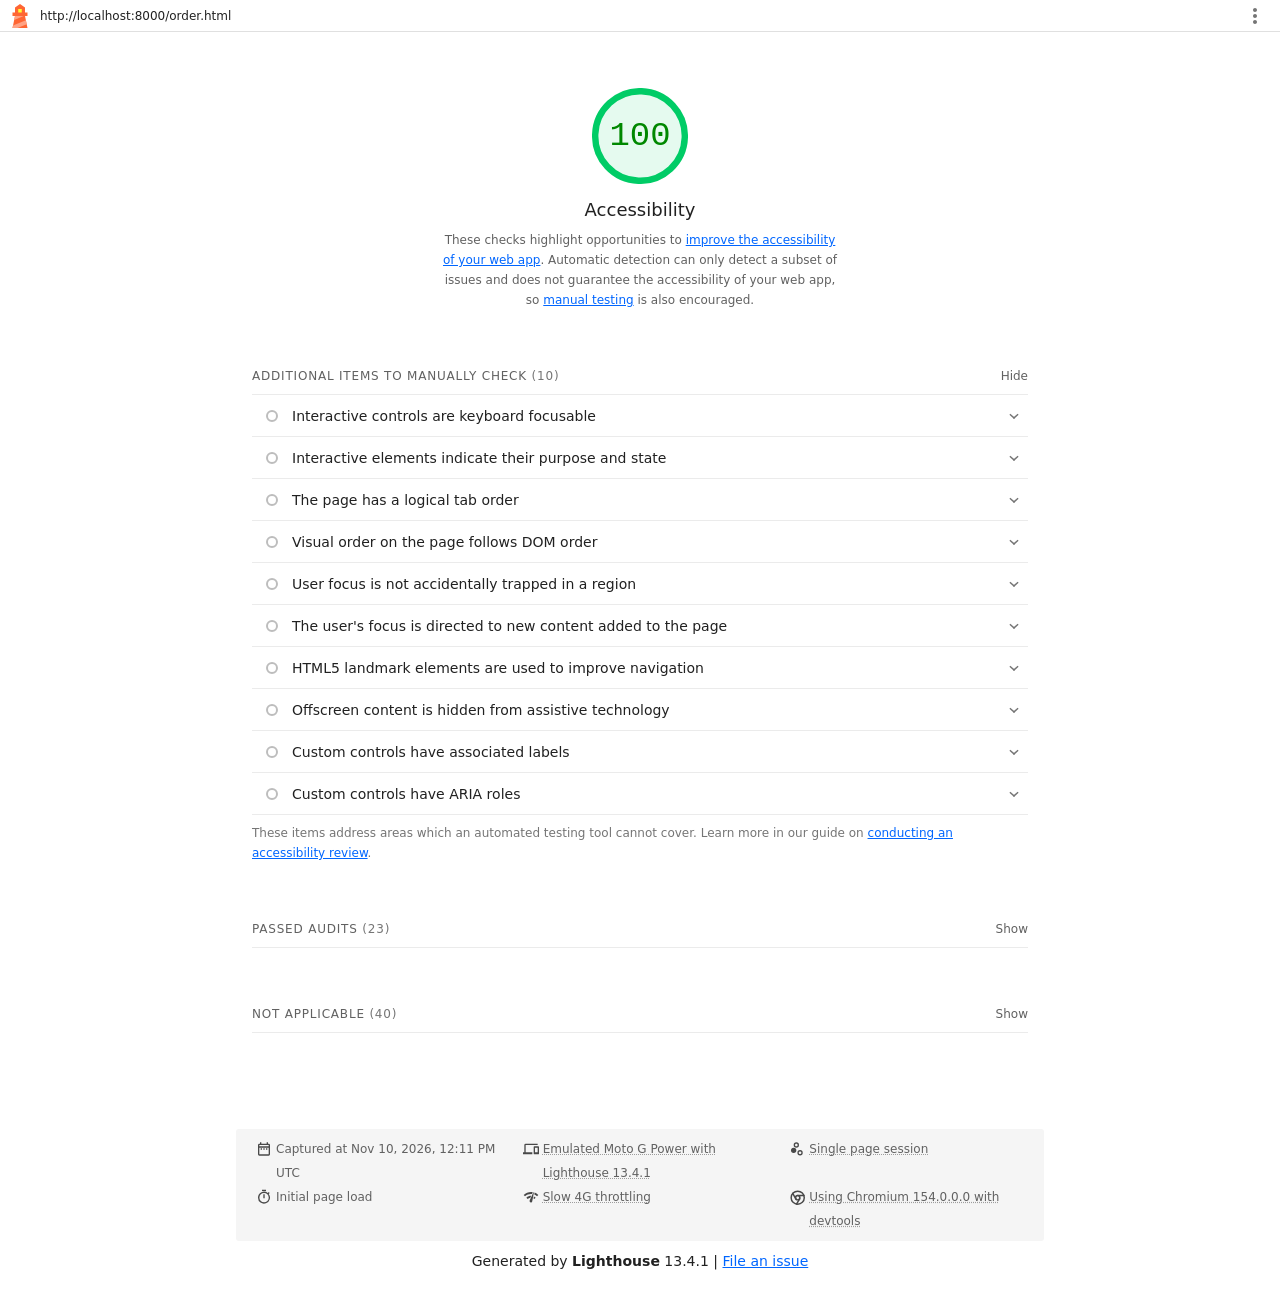
<file: lighthouse/order-accessibility.html>
<!--
@license
Copyright 2018 Google LLC
SPDX-License-Identifier: Apache-2.0
-->
<!doctype html>
<html lang="en">
<head>
  <meta charset="utf-8">
  <meta name="viewport" content="width=device-width, initial-scale=1, minimum-scale=1">
  <link rel="icon" href='data:image/svg+xml;utf8,<svg fill="none" xmlns="http://www.w3.org/2000/svg" viewBox="0 0 48 48"><path d="m14 7 10-7 10 7v10h5v7h-5l5 24H9l5-24H9v-7h5V7Z" fill="%23F63"/><path d="M31.561 24H14l-1.689 8.105L31.561 24ZM18.983 48H9l1.022-4.907L35.723 32.27l1.663 7.98L18.983 48Z" fill="%23FFA385"/><path fill="%23FF3" d="M20.5 10h7v7h-7z"/></svg>'>
  <title>Lighthouse Report</title>
  <style>body {margin: 0}</style>
</head>
<body>
  <noscript>Lighthouse report requires JavaScript. Please enable.</noscript>

  <div id="lh-log"></div>

  <script>window.__LIGHTHOUSE_JSON__ = {"lighthouseVersion":"13.4.1","requestedUrl":"http://localhost:8000/order.html","mainDocumentUrl":"http://localhost:8000/order.html","finalDisplayedUrl":"http://localhost:8000/order.html","finalUrl":"http://localhost:8000/order.html","fetchTime":"2026-11-10T12:11:27.275Z","gatherMode":"navigation","runWarnings":[],"userAgent":"Mozilla/5.0 (Windows NT 10.0; Win64; x64) AppleWebKit/537.36 (KHTML, like Gecko) Chrome/154.0.0.0 Safari/537.36 OPR/138.0.0.0","environment":{"networkUserAgent":"Mozilla/5.0 (Linux; Android 11; moto g power (2022)) AppleWebKit/537.36 (KHTML, like Gecko) Chrome/154.0.0.0 Mobile Safari/537.36","hostUserAgent":"Mozilla/5.0 (Windows NT 10.0; Win64; x64) AppleWebKit/537.36 (KHTML, like Gecko) Chrome/154.0.0.0 Safari/537.36 OPR/138.0.0.0","benchmarkIndex":3162,"credits":{"axe-core":"4.12.1"}},"audits":{"accesskeys":{"id":"accesskeys","title":"`[accesskey]` values are unique","description":"Access keys let users quickly focus a part of the page. For proper navigation, each access key must be unique. [Learn more about access keys](https://dequeuniversity.com/rules/axe/4.12/accesskeys).","score":null,"scoreDisplayMode":"notApplicable"},"aria-allowed-attr":{"id":"aria-allowed-attr","title":"`[aria-*]` attributes match their roles","description":"Each ARIA `role` supports a specific subset of `aria-*` attributes. Mismatching these invalidates the `aria-*` attributes. [Learn how to match ARIA attributes to their roles](https://dequeuniversity.com/rules/axe/4.12/aria-allowed-attr).","score":1,"scoreDisplayMode":"binary","details":{"type":"table","headings":[{"key":"node","valueType":"node","subItemsHeading":{"key":"relatedNode","valueType":"node"},"label":"Failing Elements"}],"items":[]}},"aria-allowed-role":{"id":"aria-allowed-role","title":"Uses ARIA roles only on compatible elements","description":"Many HTML elements can only be assigned certain ARIA roles. Using ARIA roles where they are not allowed can interfere with the accessibility of the web page. [Learn more about ARIA roles](https://dequeuniversity.com/rules/axe/4.12/aria-allowed-role).","score":null,"scoreDisplayMode":"notApplicable"},"aria-command-name":{"id":"aria-command-name","title":"`button`, `link`, and `menuitem` elements have accessible names","description":"When an element doesn't have an accessible name, screen readers announce it with a generic name, making it unusable for users who rely on screen readers. [Learn how to make command elements more accessible](https://dequeuniversity.com/rules/axe/4.12/aria-command-name).","score":null,"scoreDisplayMode":"notApplicable"},"aria-conditional-attr":{"id":"aria-conditional-attr","title":"ARIA attributes are used as specified for the element's role","description":"Some ARIA attributes are only allowed on an element under certain conditions. [Learn more about conditional ARIA attributes](https://dequeuniversity.com/rules/axe/4.12/aria-conditional-attr).","score":1,"scoreDisplayMode":"binary","details":{"type":"table","headings":[{"key":"node","valueType":"node","subItemsHeading":{"key":"relatedNode","valueType":"node"},"label":"Failing Elements"}],"items":[]}},"aria-deprecated-role":{"id":"aria-deprecated-role","title":"Deprecated ARIA roles were not used","description":"Deprecated ARIA roles may not be processed correctly by assistive technology. [Learn more about deprecated ARIA roles](https://dequeuniversity.com/rules/axe/4.12/aria-deprecated-role).","score":null,"scoreDisplayMode":"notApplicable"},"aria-dialog-name":{"id":"aria-dialog-name","title":"Elements with `role=\"dialog\"` or `role=\"alertdialog\"` have accessible names.","description":"ARIA dialog elements without accessible names may prevent screen readers users from discerning the purpose of these elements. [Learn how to make ARIA dialog elements more accessible](https://dequeuniversity.com/rules/axe/4.12/aria-dialog-name).","score":null,"scoreDisplayMode":"notApplicable"},"aria-hidden-body":{"id":"aria-hidden-body","title":"`[aria-hidden=\"true\"]` is not present on the document `\u003cbody>`","description":"Assistive technologies, like screen readers, work inconsistently when `aria-hidden=\"true\"` is set on the document `\u003cbody>`. [Learn how `aria-hidden` affects the document body](https://dequeuniversity.com/rules/axe/4.12/aria-hidden-body).","score":1,"scoreDisplayMode":"binary","details":{"type":"table","headings":[{"key":"node","valueType":"node","subItemsHeading":{"key":"relatedNode","valueType":"node"},"label":"Failing Elements"}],"items":[]}},"aria-hidden-focus":{"id":"aria-hidden-focus","title":"`[aria-hidden=\"true\"]` elements do not contain focusable descendents","description":"Focusable descendents within an `[aria-hidden=\"true\"]` element prevent those interactive elements from being available to users of assistive technologies like screen readers. [Learn how `aria-hidden` affects focusable elements](https://dequeuniversity.com/rules/axe/4.12/aria-hidden-focus).","score":1,"scoreDisplayMode":"binary","details":{"type":"table","headings":[{"key":"node","valueType":"node","subItemsHeading":{"key":"relatedNode","valueType":"node"},"label":"Failing Elements"}],"items":[]}},"aria-input-field-name":{"id":"aria-input-field-name","title":"ARIA input fields have accessible names","description":"When an input field doesn't have an accessible name, screen readers announce it with a generic name, making it unusable for users who rely on screen readers. [Learn more about input field labels](https://dequeuniversity.com/rules/axe/4.12/aria-input-field-name).","score":null,"scoreDisplayMode":"notApplicable"},"aria-meter-name":{"id":"aria-meter-name","title":"ARIA `meter` elements have accessible names","description":"When a meter element doesn't have an accessible name, screen readers announce it with a generic name, making it unusable for users who rely on screen readers. [Learn how to name `meter` elements](https://dequeuniversity.com/rules/axe/4.12/aria-meter-name).","score":null,"scoreDisplayMode":"notApplicable"},"aria-progressbar-name":{"id":"aria-progressbar-name","title":"ARIA `progressbar` elements have accessible names","description":"When a `progressbar` element doesn't have an accessible name, screen readers announce it with a generic name, making it unusable for users who rely on screen readers. [Learn how to label `progressbar` elements](https://dequeuniversity.com/rules/axe/4.12/aria-progressbar-name).","score":null,"scoreDisplayMode":"notApplicable"},"aria-prohibited-attr":{"id":"aria-prohibited-attr","title":"Elements use only permitted ARIA attributes","description":"Using ARIA attributes in roles where they are prohibited can mean that important information is not communicated to users of assistive technologies. [Learn more about prohibited ARIA roles](https://dequeuniversity.com/rules/axe/4.12/aria-prohibited-attr).","score":1,"scoreDisplayMode":"binary","details":{"type":"table","headings":[{"key":"node","valueType":"node","subItemsHeading":{"key":"relatedNode","valueType":"node"},"label":"Failing Elements"}],"items":[]}},"aria-required-attr":{"id":"aria-required-attr","title":"`[role]`s have all required `[aria-*]` attributes","description":"Some ARIA roles have required attributes that describe the state of the element to screen readers. [Learn more about roles and required attributes](https://dequeuniversity.com/rules/axe/4.12/aria-required-attr).","score":null,"scoreDisplayMode":"notApplicable"},"aria-required-children":{"id":"aria-required-children","title":"Elements with an ARIA `[role]` that require children to contain a specific `[role]` have all required children.","description":"Some ARIA parent roles must contain specific child roles to perform their intended accessibility functions. [Learn more about roles and required children elements](https://dequeuniversity.com/rules/axe/4.12/aria-required-children).","score":null,"scoreDisplayMode":"notApplicable"},"aria-required-parent":{"id":"aria-required-parent","title":"`[role]`s are contained by their required parent element","description":"Some ARIA child roles must be contained by specific parent roles to properly perform their intended accessibility functions. [Learn more about ARIA roles and required parent element](https://dequeuniversity.com/rules/axe/4.12/aria-required-parent).","score":null,"scoreDisplayMode":"notApplicable"},"aria-roles":{"id":"aria-roles","title":"`[role]` values are valid","description":"ARIA roles must have valid values in order to perform their intended accessibility functions. [Learn more about valid ARIA roles](https://dequeuniversity.com/rules/axe/4.12/aria-roles).","score":null,"scoreDisplayMode":"notApplicable"},"aria-text":{"id":"aria-text","title":"Elements with the `role=text` attribute do not have focusable descendents.","description":"Adding `role=text` around a text node split by markup enables VoiceOver to treat it as one phrase, but the element's focusable descendents will not be announced. [Learn more about the `role=text` attribute](https://dequeuniversity.com/rules/axe/4.12/aria-text).","score":null,"scoreDisplayMode":"notApplicable"},"aria-toggle-field-name":{"id":"aria-toggle-field-name","title":"ARIA toggle fields have accessible names","description":"When a toggle field doesn't have an accessible name, screen readers announce it with a generic name, making it unusable for users who rely on screen readers. [Learn more about toggle fields](https://dequeuniversity.com/rules/axe/4.12/aria-toggle-field-name).","score":null,"scoreDisplayMode":"notApplicable"},"aria-tooltip-name":{"id":"aria-tooltip-name","title":"ARIA `tooltip` elements have accessible names","description":"When a tooltip element doesn't have an accessible name, screen readers announce it with a generic name, making it unusable for users who rely on screen readers. [Learn how to name `tooltip` elements](https://dequeuniversity.com/rules/axe/4.12/aria-tooltip-name).","score":null,"scoreDisplayMode":"notApplicable"},"aria-treeitem-name":{"id":"aria-treeitem-name","title":"ARIA `treeitem` elements have accessible names","description":"When a `treeitem` element doesn't have an accessible name, screen readers announce it with a generic name, making it unusable for users who rely on screen readers. [Learn more about labeling `treeitem` elements](https://dequeuniversity.com/rules/axe/4.12/aria-treeitem-name).","score":null,"scoreDisplayMode":"notApplicable"},"aria-valid-attr-value":{"id":"aria-valid-attr-value","title":"`[aria-*]` attributes have valid values","description":"Assistive technologies, like screen readers, can't interpret ARIA attributes with invalid values. [Learn more about valid values for ARIA attributes](https://dequeuniversity.com/rules/axe/4.12/aria-valid-attr-value).","score":1,"scoreDisplayMode":"binary","details":{"type":"table","headings":[{"key":"node","valueType":"node","subItemsHeading":{"key":"relatedNode","valueType":"node"},"label":"Failing Elements"}],"items":[]}},"aria-valid-attr":{"id":"aria-valid-attr","title":"`[aria-*]` attributes are valid and not misspelled","description":"Assistive technologies, like screen readers, can't interpret ARIA attributes with invalid names. [Learn more about valid ARIA attributes](https://dequeuniversity.com/rules/axe/4.12/aria-valid-attr).","score":1,"scoreDisplayMode":"binary","details":{"type":"table","headings":[{"key":"node","valueType":"node","subItemsHeading":{"key":"relatedNode","valueType":"node"},"label":"Failing Elements"}],"items":[]}},"button-name":{"id":"button-name","title":"Buttons have an accessible name","description":"When a button doesn't have an accessible name, screen readers announce it as \"button\", making it unusable for users who rely on screen readers. [Learn how to make buttons more accessible](https://dequeuniversity.com/rules/axe/4.12/button-name).","score":1,"scoreDisplayMode":"binary","details":{"type":"table","headings":[{"key":"node","valueType":"node","subItemsHeading":{"key":"relatedNode","valueType":"node"},"label":"Failing Elements"}],"items":[]}},"bypass":{"id":"bypass","title":"The page contains a heading, skip link, or landmark region","description":"Adding ways to bypass repetitive content lets keyboard users navigate the page more efficiently. [Learn more about bypass blocks](https://dequeuniversity.com/rules/axe/4.12/bypass).","score":null,"scoreDisplayMode":"notApplicable"},"color-contrast":{"id":"color-contrast","title":"Background and foreground colors have a sufficient contrast ratio","description":"Low-contrast text is difficult or impossible for many users to read. [Learn how to provide sufficient color contrast](https://dequeuniversity.com/rules/axe/4.12/color-contrast).","score":1,"scoreDisplayMode":"binary","details":{"type":"table","headings":[{"key":"node","valueType":"node","subItemsHeading":{"key":"relatedNode","valueType":"node"},"label":"Failing Elements"}],"items":[]}},"definition-list":{"id":"definition-list","title":"`\u003cdl>`'s contain only properly-ordered `\u003cdt>` and `\u003cdd>` groups, `\u003cscript>`, `\u003ctemplate>` or `\u003cdiv>` elements.","description":"When definition lists are not properly marked up, screen readers may produce confusing or inaccurate output. [Learn how to structure definition lists correctly](https://dequeuniversity.com/rules/axe/4.12/definition-list).","score":1,"scoreDisplayMode":"binary","details":{"type":"table","headings":[{"key":"node","valueType":"node","subItemsHeading":{"key":"relatedNode","valueType":"node"},"label":"Failing Elements"}],"items":[]}},"dlitem":{"id":"dlitem","title":"Definition list items are wrapped in `\u003cdl>` elements","description":"Definition list items (`\u003cdt>` and `\u003cdd>`) must be wrapped in a parent `\u003cdl>` element to ensure that screen readers can properly announce them. [Learn how to structure definition lists correctly](https://dequeuniversity.com/rules/axe/4.12/dlitem).","score":1,"scoreDisplayMode":"binary","details":{"type":"table","headings":[{"key":"node","valueType":"node","subItemsHeading":{"key":"relatedNode","valueType":"node"},"label":"Failing Elements"}],"items":[]}},"document-title":{"id":"document-title","title":"Document has a `\u003ctitle>` element","description":"The title gives screen reader users an overview of the page, and search engine users rely on it heavily to determine if a page is relevant to their search. [Learn more about document titles](https://dequeuniversity.com/rules/axe/4.12/document-title).","score":1,"scoreDisplayMode":"binary","details":{"type":"table","headings":[{"key":"node","valueType":"node","subItemsHeading":{"key":"relatedNode","valueType":"node"},"label":"Failing Elements"}],"items":[]}},"duplicate-id-aria":{"id":"duplicate-id-aria","title":"ARIA IDs are unique","description":"The value of an ARIA ID must be unique to prevent other instances from being overlooked by assistive technologies. [Learn how to fix duplicate ARIA IDs](https://dequeuniversity.com/rules/axe/4.12/duplicate-id-aria).","score":null,"scoreDisplayMode":"notApplicable"},"empty-heading":{"id":"empty-heading","title":"All heading elements contain content.","description":"A heading with no content or inaccessible text prevent screen reader users from accessing information on the page's structure. [Learn more about headings](https://dequeuniversity.com/rules/axe/4.12/empty-heading).","score":null,"scoreDisplayMode":"notApplicable"},"form-field-multiple-labels":{"id":"form-field-multiple-labels","title":"No form fields have multiple labels","description":"Form fields with multiple labels can be confusingly announced by assistive technologies like screen readers which use either the first, the last, or all of the labels. [Learn how to use form labels](https://dequeuniversity.com/rules/axe/4.12/form-field-multiple-labels).","score":null,"scoreDisplayMode":"notApplicable"},"frame-title":{"id":"frame-title","title":"`\u003cframe>` or `\u003ciframe>` elements have a title","description":"Screen reader users rely on frame titles to describe the contents of frames. [Learn more about frame titles](https://dequeuniversity.com/rules/axe/4.12/frame-title).","score":null,"scoreDisplayMode":"notApplicable"},"heading-order":{"id":"heading-order","title":"Heading elements appear in a sequentially-descending order","description":"Properly ordered headings that do not skip levels convey the semantic structure of the page, making it easier to navigate and understand when using assistive technologies. [Learn more about heading order](https://dequeuniversity.com/rules/axe/4.12/heading-order).","score":1,"scoreDisplayMode":"binary","details":{"type":"table","headings":[{"key":"node","valueType":"node","subItemsHeading":{"key":"relatedNode","valueType":"node"},"label":"Failing Elements"}],"items":[]}},"html-has-lang":{"id":"html-has-lang","title":"`\u003chtml>` element has a `[lang]` attribute","description":"If a page doesn't specify a `lang` attribute, a screen reader assumes that the page is in the default language that the user chose when setting up the screen reader. If the page isn't actually in the default language, then the screen reader might not announce the page's text correctly. [Learn more about the `lang` attribute](https://dequeuniversity.com/rules/axe/4.12/html-has-lang).","score":1,"scoreDisplayMode":"binary","details":{"type":"table","headings":[{"key":"node","valueType":"node","subItemsHeading":{"key":"relatedNode","valueType":"node"},"label":"Failing Elements"}],"items":[]}},"html-lang-valid":{"id":"html-lang-valid","title":"`\u003chtml>` element has a valid value for its `[lang]` attribute","description":"Specifying a valid [BCP 47 language](https://www.w3.org/International/questions/qa-choosing-language-tags#question) helps screen readers announce text properly. [Learn how to use the `lang` attribute](https://dequeuniversity.com/rules/axe/4.12/html-lang-valid).","score":1,"scoreDisplayMode":"binary","details":{"type":"table","headings":[{"key":"node","valueType":"node","subItemsHeading":{"key":"relatedNode","valueType":"node"},"label":"Failing Elements"}],"items":[]}},"html-xml-lang-mismatch":{"id":"html-xml-lang-mismatch","title":"`\u003chtml>` element has an `[xml:lang]` attribute with the same base language as the `[lang]` attribute.","description":"If the webpage does not specify a consistent language, then the screen reader might not announce the page's text correctly. [Learn more about the `lang` attribute](https://dequeuniversity.com/rules/axe/4.12/html-xml-lang-mismatch).","score":null,"scoreDisplayMode":"notApplicable"},"identical-links-same-purpose":{"id":"identical-links-same-purpose","title":"Identical links have the same purpose.","description":"Links with the same destination should have the same description, to help users understand the link's purpose and decide whether to follow it. [Learn more about identical links](https://dequeuniversity.com/rules/axe/4.12/identical-links-same-purpose).","score":null,"scoreDisplayMode":"notApplicable"},"image-alt":{"id":"image-alt","title":"Image elements have `[alt]` attributes","description":"Informative elements should aim for short, descriptive alternate text. Decorative elements can be ignored with an empty alt attribute. [Learn more about the `alt` attribute](https://dequeuniversity.com/rules/axe/4.12/image-alt).","score":null,"scoreDisplayMode":"notApplicable"},"image-redundant-alt":{"id":"image-redundant-alt","title":"Image elements do not have `[alt]` attributes that are redundant text.","description":"Informative elements should aim for short, descriptive alternative text. Alternative text that is exactly the same as the text adjacent to the link or image is potentially confusing for screen reader users, because the text will be read twice. [Learn more about the `alt` attribute](https://dequeuniversity.com/rules/axe/4.12/image-redundant-alt).","score":null,"scoreDisplayMode":"notApplicable"},"input-button-name":{"id":"input-button-name","title":"Input buttons have discernible text.","description":"Adding discernable and accessible text to input buttons may help screen reader users understand the purpose of the input button. [Learn more about input buttons](https://dequeuniversity.com/rules/axe/4.12/input-button-name).","score":null,"scoreDisplayMode":"notApplicable"},"input-image-alt":{"id":"input-image-alt","title":"`\u003cinput type=\"image\">` elements have `[alt]` text","description":"When an image is being used as an `\u003cinput>` button, providing alternative text can help screen reader users understand the purpose of the button. [Learn about input image alt text](https://dequeuniversity.com/rules/axe/4.12/input-image-alt).","score":null,"scoreDisplayMode":"notApplicable"},"label-content-name-mismatch":{"id":"label-content-name-mismatch","title":"Elements with visible text labels have matching accessible names.","description":"Visible text labels that do not match the accessible name can result in a confusing experience for screen reader users. [Learn more about accessible names](https://dequeuniversity.com/rules/axe/4.12/label-content-name-mismatch).","score":1,"scoreDisplayMode":"binary","details":{"type":"table","headings":[{"key":"node","valueType":"node","subItemsHeading":{"key":"relatedNode","valueType":"node"},"label":"Failing Elements"}],"items":[]}},"label":{"id":"label","title":"Form elements have associated labels","description":"Labels ensure that form controls are announced properly by assistive technologies, like screen readers. [Learn more about form element labels](https://dequeuniversity.com/rules/axe/4.12/label).","score":1,"scoreDisplayMode":"binary","details":{"type":"table","headings":[{"key":"node","valueType":"node","subItemsHeading":{"key":"relatedNode","valueType":"node"},"label":"Failing Elements"}],"items":[]}},"landmark-one-main":{"id":"landmark-one-main","title":"Document has a main landmark.","description":"One main landmark helps screen reader users navigate a web page. [Learn more about landmarks](https://dequeuniversity.com/rules/axe/4.12/landmark-one-main).","score":1,"scoreDisplayMode":"binary","details":{"type":"table","headings":[{"key":"node","valueType":"node","subItemsHeading":{"key":"relatedNode","valueType":"node"},"label":"Failing Elements"}],"items":[]}},"link-name":{"id":"link-name","title":"Links have a discernible name","description":"Link text (and alternate text for images, when used as links) that is discernible, unique, and focusable improves the navigation experience for screen reader users. [Learn how to make links accessible](https://dequeuniversity.com/rules/axe/4.12/link-name).","score":1,"scoreDisplayMode":"binary","details":{"type":"table","headings":[{"key":"node","valueType":"node","subItemsHeading":{"key":"relatedNode","valueType":"node"},"label":"Failing Elements"}],"items":[]}},"link-in-text-block":{"id":"link-in-text-block","title":"Links are distinguishable without relying on color.","description":"Low-contrast text is difficult or impossible for many users to read. Link text that is discernible improves the experience for users with low vision. [Learn how to make links distinguishable](https://dequeuniversity.com/rules/axe/4.12/link-in-text-block).","score":null,"scoreDisplayMode":"notApplicable"},"list":{"id":"list","title":"Lists contain only `\u003cli>` elements and script supporting elements (`\u003cscript>` and `\u003ctemplate>`).","description":"Screen readers have a specific way of announcing lists. Ensuring proper list structure aids screen reader output. [Learn more about proper list structure](https://dequeuniversity.com/rules/axe/4.12/list).","score":null,"scoreDisplayMode":"notApplicable"},"listitem":{"id":"listitem","title":"List items (`\u003cli>`) are contained within `\u003cul>`, `\u003col>` or `\u003cmenu>` parent elements","description":"Screen readers require list items (`\u003cli>`) to be contained within a parent `\u003cul>`, `\u003col>` or `\u003cmenu>` to be announced properly. [Learn more about proper list structure](https://dequeuniversity.com/rules/axe/4.12/listitem).","score":null,"scoreDisplayMode":"notApplicable"},"meta-refresh":{"id":"meta-refresh","title":"The document does not use `\u003cmeta http-equiv=\"refresh\">`","description":"Users do not expect a page to refresh automatically, and doing so will move focus back to the top of the page. This may create a frustrating or confusing experience. [Learn more about the refresh meta tag](https://dequeuniversity.com/rules/axe/4.12/meta-refresh).","score":null,"scoreDisplayMode":"notApplicable"},"meta-viewport":{"id":"meta-viewport","title":"`[user-scalable=\"no\"]` is not used in the `\u003cmeta name=\"viewport\">` element and the `[maximum-scale]` attribute is not less than 5.","description":"Disabling zooming is problematic for users with low vision who rely on screen magnification to properly see the contents of a web page. [Learn more about the viewport meta tag](https://dequeuniversity.com/rules/axe/4.12/meta-viewport).","score":1,"scoreDisplayMode":"binary","details":{"type":"table","headings":[{"key":"node","valueType":"node","subItemsHeading":{"key":"relatedNode","valueType":"node"},"label":"Failing Elements"}],"items":[]}},"object-alt":{"id":"object-alt","title":"`\u003cobject>` elements have alternate text","description":"Screen readers cannot translate non-text content. Adding alternate text to `\u003cobject>` elements helps screen readers convey meaning to users. [Learn more about alt text for `object` elements](https://dequeuniversity.com/rules/axe/4.12/object-alt).","score":null,"scoreDisplayMode":"notApplicable"},"select-name":{"id":"select-name","title":"Select elements have associated label elements.","description":"Form elements without effective labels can create frustrating experiences for screen reader users. [Learn more about the `select` element](https://dequeuniversity.com/rules/axe/4.12/select-name).","score":1,"scoreDisplayMode":"binary","details":{"type":"table","headings":[{"key":"node","valueType":"node","subItemsHeading":{"key":"relatedNode","valueType":"node"},"label":"Failing Elements"}],"items":[]}},"skip-link":{"id":"skip-link","title":"Skip links are focusable.","description":"Including a skip link can help users skip to the main content to save time. [Learn more about skip links](https://dequeuniversity.com/rules/axe/4.12/skip-link).","score":1,"scoreDisplayMode":"binary","details":{"type":"table","headings":[{"key":"node","valueType":"node","subItemsHeading":{"key":"relatedNode","valueType":"node"},"label":"Failing Elements"}],"items":[]}},"tabindex":{"id":"tabindex","title":"No element has a `[tabindex]` value greater than 0","description":"A value greater than 0 implies an explicit navigation ordering. Although technically valid, this often creates frustrating experiences for users who rely on assistive technologies. [Learn more about the `tabindex` attribute](https://dequeuniversity.com/rules/axe/4.12/tabindex).","score":null,"scoreDisplayMode":"notApplicable"},"table-duplicate-name":{"id":"table-duplicate-name","title":"Tables have different content in the summary attribute and `\u003ccaption>`.","description":"The summary attribute should describe the table structure, while `\u003ccaption>` should have the onscreen title. Accurate table mark-up helps users of screen readers. [Learn more about summary and caption](https://dequeuniversity.com/rules/axe/4.12/table-duplicate-name).","score":null,"scoreDisplayMode":"notApplicable"},"table-fake-caption":{"id":"table-fake-caption","title":"Tables use `\u003ccaption>` instead of cells with the `[colspan]` attribute to indicate a caption.","description":"Screen readers have features to make navigating tables easier. Ensuring that tables use the actual caption element instead of cells with the `[colspan]` attribute may improve the experience for screen reader users. [Learn more about captions](https://dequeuniversity.com/rules/axe/4.12/table-fake-caption).","score":null,"scoreDisplayMode":"notApplicable"},"target-size":{"id":"target-size","title":"Touch targets have sufficient size and spacing.","description":"Touch targets with sufficient size and spacing help users who may have difficulty targeting small controls to activate the targets. [Learn more about touch targets](https://dequeuniversity.com/rules/axe/4.12/target-size).","score":1,"scoreDisplayMode":"binary","details":{"type":"table","headings":[{"key":"node","valueType":"node","subItemsHeading":{"key":"relatedNode","valueType":"node"},"label":"Failing Elements"}],"items":[]}},"td-has-header":{"id":"td-has-header","title":"`\u003ctd>` elements in a large `\u003ctable>` have one or more table headers.","description":"Screen readers have features to make navigating tables easier. Ensuring that `\u003ctd>` elements in a large table (3 or more cells in width and height) have an associated table header may improve the experience for screen reader users. [Learn more about table headers](https://dequeuniversity.com/rules/axe/4.12/td-has-header).","score":null,"scoreDisplayMode":"notApplicable"},"td-headers-attr":{"id":"td-headers-attr","title":"Cells in a `\u003ctable>` element that use the `[headers]` attribute refer to table cells within the same table.","description":"Screen readers have features to make navigating tables easier. Ensuring `\u003ctd>` cells using the `[headers]` attribute only refer to other cells in the same table may improve the experience for screen reader users. [Learn more about the `headers` attribute](https://dequeuniversity.com/rules/axe/4.12/td-headers-attr).","score":null,"scoreDisplayMode":"notApplicable"},"th-has-data-cells":{"id":"th-has-data-cells","title":"`\u003cth>` elements and elements with `[role=\"columnheader\"/\"rowheader\"]` have data cells they describe.","description":"Screen readers have features to make navigating tables easier. Ensuring table headers always refer to some set of cells may improve the experience for screen reader users. [Learn more about table headers](https://dequeuniversity.com/rules/axe/4.12/th-has-data-cells).","score":null,"scoreDisplayMode":"notApplicable"},"valid-lang":{"id":"valid-lang","title":"`[lang]` attributes have a valid value","description":"Specifying a valid [BCP 47 language](https://www.w3.org/International/questions/qa-choosing-language-tags#question) on elements helps ensure that text is pronounced correctly by a screen reader. [Learn how to use the `lang` attribute](https://dequeuniversity.com/rules/axe/4.12/valid-lang).","score":null,"scoreDisplayMode":"notApplicable"},"video-caption":{"id":"video-caption","title":"`\u003cvideo>` elements contain a `\u003ctrack>` element with `[kind=\"captions\"]`","description":"When a video provides a caption it is easier for deaf and hearing impaired users to access its information. [Learn more about video captions](https://dequeuniversity.com/rules/axe/4.12/video-caption).","score":null,"scoreDisplayMode":"notApplicable"},"custom-controls-labels":{"id":"custom-controls-labels","title":"Custom controls have associated labels","description":"Custom interactive controls have associated labels, provided by aria-label or aria-labelledby. [Learn more about custom controls and labels](https://developer.chrome.com/docs/lighthouse/accessibility/custom-controls-labels/).","score":null,"scoreDisplayMode":"manual"},"custom-controls-roles":{"id":"custom-controls-roles","title":"Custom controls have ARIA roles","description":"Custom interactive controls have appropriate ARIA roles. [Learn how to add roles to custom controls](https://developer.chrome.com/docs/lighthouse/accessibility/custom-control-roles/).","score":null,"scoreDisplayMode":"manual"},"focus-traps":{"id":"focus-traps","title":"User focus is not accidentally trapped in a region","description":"A user can tab into and out of any control or region without accidentally trapping their focus. [Learn how to avoid focus traps](https://developer.chrome.com/docs/lighthouse/accessibility/focus-traps/).","score":null,"scoreDisplayMode":"manual"},"focusable-controls":{"id":"focusable-controls","title":"Interactive controls are keyboard focusable","description":"Custom interactive controls are keyboard focusable and display a focus indicator. [Learn how to make custom controls focusable](https://developer.chrome.com/docs/lighthouse/accessibility/focusable-controls/).","score":null,"scoreDisplayMode":"manual"},"interactive-element-affordance":{"id":"interactive-element-affordance","title":"Interactive elements indicate their purpose and state","description":"Interactive elements, such as links and buttons, should indicate their state and be distinguishable from non-interactive elements. [Learn how to decorate interactive elements with affordance hints](https://developer.chrome.com/docs/lighthouse/accessibility/interactive-element-affordance/).","score":null,"scoreDisplayMode":"manual"},"logical-tab-order":{"id":"logical-tab-order","title":"The page has a logical tab order","description":"Tabbing through the page follows the visual layout. Users cannot focus elements that are offscreen. [Learn more about logical tab ordering](https://developer.chrome.com/docs/lighthouse/accessibility/logical-tab-order/).","score":null,"scoreDisplayMode":"manual"},"managed-focus":{"id":"managed-focus","title":"The user's focus is directed to new content added to the page","description":"If new content, such as a dialog, is added to the page, the user's focus is directed to it. [Learn how to direct focus to new content](https://developer.chrome.com/docs/lighthouse/accessibility/managed-focus/).","score":null,"scoreDisplayMode":"manual"},"offscreen-content-hidden":{"id":"offscreen-content-hidden","title":"Offscreen content is hidden from assistive technology","description":"Offscreen content is hidden with display: none or aria-hidden=true. [Learn how to properly hide offscreen content](https://developer.chrome.com/docs/lighthouse/accessibility/offscreen-content-hidden/).","score":null,"scoreDisplayMode":"manual"},"use-landmarks":{"id":"use-landmarks","title":"HTML5 landmark elements are used to improve navigation","description":"Landmark elements (`\u003cmain>`, `\u003cnav>`, etc.) are used to improve the keyboard navigation of the page for assistive technology. [Learn more about landmark elements](https://developer.chrome.com/docs/lighthouse/accessibility/use-landmarks/).","score":null,"scoreDisplayMode":"manual"},"visual-order-follows-dom":{"id":"visual-order-follows-dom","title":"Visual order on the page follows DOM order","description":"DOM order matches the visual order, improving navigation for assistive technology. [Learn more about DOM and visual ordering](https://developer.chrome.com/docs/lighthouse/accessibility/visual-order-follows-dom/).","score":null,"scoreDisplayMode":"manual"},"autocomplete-valid":{"id":"autocomplete-valid","title":"`autocomplete` attributes are used correctly","description":"The `autocomplete` attribute values must be valid and correctly applied for screen readers to function correctly. [Learn more about valid autocomplete values](https://dequeuniversity.com/rules/axe/4.12/autocomplete-valid).","score":1,"scoreDisplayMode":"binary","details":{"type":"table","headings":[{"key":"node","valueType":"node","subItemsHeading":{"key":"relatedNode","valueType":"node"},"label":"Failing Elements"}],"items":[]}},"presentation-role-conflict":{"id":"presentation-role-conflict","title":"Elements with `role=\"none\"` or `role=\"presentation\"` do not have conflicts","description":"There are certain cases where the semantic role of an element with `role=\"none\"` or `role=\"presentation\"` does not resolve to none or presentation. To ensure the element remains removed from the accessibility tree, you should not add any global ARIA attributes to the element or make it focusable. [Learn more about presentation role conflict](https://dequeuniversity.com/rules/axe/4.12/presentation-role-conflict).","score":null,"scoreDisplayMode":"notApplicable"},"svg-img-alt":{"id":"svg-img-alt","title":"SVG elements with an `img` role have an accessible text alternative","description":"Ensures SVG elements with an `img`, `graphics-document` or `graphics-symbol` role have an accessible text alternative. [Learn more about SVG alt text](https://dequeuniversity.com/rules/axe/4.12/svg-img-alt).","score":null,"scoreDisplayMode":"notApplicable"}},"configSettings":{"output":"json","maxWaitForFcp":30000,"maxWaitForLoad":45000,"pauseAfterFcpMs":1000,"pauseAfterLoadMs":1000,"networkQuietThresholdMs":1000,"cpuQuietThresholdMs":1000,"formFactor":"mobile","throttling":{"rttMs":150,"throughputKbps":1638.4,"requestLatencyMs":562.5,"downloadThroughputKbps":1474.5600000000002,"uploadThroughputKbps":675,"cpuSlowdownMultiplier":4},"throttlingMethod":"simulate","screenEmulation":{"mobile":true,"width":412,"height":823,"deviceScaleFactor":1.75,"disabled":true},"emulatedUserAgent":"Mozilla/5.0 (Linux; Android 11; moto g power (2022)) AppleWebKit/537.36 (KHTML, like Gecko) Chrome/136.0.0.0 Mobile Safari/537.36","auditMode":false,"gatherMode":false,"clearStorageTypes":["file_systems","shader_cache","service_workers","cache_storage"],"disableStorageReset":false,"debugNavigation":false,"channel":"devtools","usePassiveGathering":false,"disableFullPageScreenshot":false,"skipAboutBlank":false,"blankPage":"about:blank","ignoreStatusCode":true,"locale":"en-US","blockedUrlPatterns":null,"additionalTraceCategories":"","extraHeaders":null,"precomputedLanternData":null,"onlyAudits":null,"onlyCategories":["accessibility"],"skipAudits":null},"categories":{"accessibility":{"title":"Accessibility","description":"These checks highlight opportunities to [improve the accessibility of your web app](https://developer.chrome.com/docs/lighthouse/accessibility/). Automatic detection can only detect a subset of issues and does not guarantee the accessibility of your web app, so [manual testing](https://web.dev/articles/how-to-review) is also encouraged.","manualDescription":"These items address areas which an automated testing tool cannot cover. Learn more in our guide on [conducting an accessibility review](https://web.dev/articles/how-to-review).","supportedModes":["navigation","snapshot"],"auditRefs":[{"id":"accesskeys","weight":0,"group":"a11y-navigation"},{"id":"aria-allowed-attr","weight":10,"group":"a11y-aria"},{"id":"aria-command-name","weight":0,"group":"a11y-aria"},{"id":"aria-conditional-attr","weight":7,"group":"a11y-aria"},{"id":"aria-deprecated-role","weight":0,"group":"a11y-aria"},{"id":"aria-dialog-name","weight":0,"group":"a11y-aria"},{"id":"aria-hidden-body","weight":10,"group":"a11y-aria"},{"id":"aria-hidden-focus","weight":7,"group":"a11y-aria"},{"id":"aria-input-field-name","weight":0,"group":"a11y-aria"},{"id":"aria-meter-name","weight":0,"group":"a11y-aria"},{"id":"aria-progressbar-name","weight":0,"group":"a11y-aria"},{"id":"aria-prohibited-attr","weight":7,"group":"a11y-aria"},{"id":"aria-required-attr","weight":0,"group":"a11y-aria"},{"id":"aria-required-children","weight":0,"group":"a11y-aria"},{"id":"aria-required-parent","weight":0,"group":"a11y-aria"},{"id":"aria-roles","weight":0,"group":"a11y-aria"},{"id":"aria-text","weight":0,"group":"a11y-aria"},{"id":"aria-toggle-field-name","weight":0,"group":"a11y-aria"},{"id":"aria-tooltip-name","weight":0,"group":"a11y-aria"},{"id":"aria-treeitem-name","weight":0,"group":"a11y-aria"},{"id":"aria-valid-attr-value","weight":10,"group":"a11y-aria"},{"id":"aria-valid-attr","weight":10,"group":"a11y-aria"},{"id":"button-name","weight":10,"group":"a11y-names-labels"},{"id":"bypass","weight":0,"group":"a11y-navigation"},{"id":"color-contrast","weight":7,"group":"a11y-color-contrast"},{"id":"definition-list","weight":7,"group":"a11y-tables-lists"},{"id":"dlitem","weight":7,"group":"a11y-tables-lists"},{"id":"document-title","weight":7,"group":"a11y-names-labels"},{"id":"duplicate-id-aria","weight":0,"group":"a11y-aria"},{"id":"form-field-multiple-labels","weight":0,"group":"a11y-names-labels"},{"id":"frame-title","weight":0,"group":"a11y-names-labels"},{"id":"heading-order","weight":3,"group":"a11y-navigation"},{"id":"html-has-lang","weight":7,"group":"a11y-language"},{"id":"html-lang-valid","weight":7,"group":"a11y-language"},{"id":"html-xml-lang-mismatch","weight":0,"group":"a11y-language"},{"id":"image-alt","weight":0,"group":"a11y-names-labels"},{"id":"input-button-name","weight":0,"group":"a11y-names-labels"},{"id":"input-image-alt","weight":0,"group":"a11y-names-labels"},{"id":"label","weight":10,"group":"a11y-names-labels"},{"id":"link-in-text-block","weight":0,"group":"a11y-color-contrast"},{"id":"link-name","weight":7,"group":"a11y-names-labels"},{"id":"list","weight":0,"group":"a11y-tables-lists"},{"id":"listitem","weight":0,"group":"a11y-tables-lists"},{"id":"meta-refresh","weight":0,"group":"a11y-best-practices"},{"id":"meta-viewport","weight":10,"group":"a11y-best-practices"},{"id":"object-alt","weight":0,"group":"a11y-names-labels"},{"id":"select-name","weight":10,"group":"a11y-names-labels"},{"id":"skip-link","weight":3,"group":"a11y-names-labels"},{"id":"tabindex","weight":0,"group":"a11y-navigation"},{"id":"target-size","weight":7,"group":"a11y-best-practices"},{"id":"td-headers-attr","weight":0,"group":"a11y-tables-lists"},{"id":"th-has-data-cells","weight":0,"group":"a11y-tables-lists"},{"id":"valid-lang","weight":0,"group":"a11y-language"},{"id":"video-caption","weight":0,"group":"a11y-audio-video"},{"id":"landmark-one-main","weight":3,"group":"a11y-best-practices"},{"id":"autocomplete-valid","weight":1,"group":"a11y-best-practices"},{"id":"presentation-role-conflict","weight":0,"group":"a11y-best-practices"},{"id":"svg-img-alt","weight":0,"group":"a11y-best-practices"},{"id":"focusable-controls","weight":0},{"id":"interactive-element-affordance","weight":0},{"id":"logical-tab-order","weight":0},{"id":"visual-order-follows-dom","weight":0},{"id":"focus-traps","weight":0},{"id":"managed-focus","weight":0},{"id":"use-landmarks","weight":0},{"id":"offscreen-content-hidden","weight":0},{"id":"custom-controls-labels","weight":0},{"id":"custom-controls-roles","weight":0},{"id":"table-duplicate-name","weight":0,"group":"a11y-best-practices"},{"id":"empty-heading","weight":0,"group":"a11y-best-practices"},{"id":"aria-allowed-role","weight":0,"group":"a11y-best-practices"},{"id":"image-redundant-alt","weight":0,"group":"a11y-names-labels"},{"id":"identical-links-same-purpose","weight":0,"group":"a11y-best-practices"},{"id":"label-content-name-mismatch","weight":0,"group":"hidden"},{"id":"table-fake-caption","weight":0,"group":"hidden"},{"id":"td-has-header","weight":0,"group":"hidden"}],"id":"accessibility","score":1}},"categoryGroups":{"metrics":{"title":"Metrics"},"insights":{"title":"Insights","description":"These insights are also available in the Chrome DevTools Performance Panel - [record a trace](https://developer.chrome.com/docs/devtools/performance/reference) to view more detailed information."},"diagnostics":{"title":"Diagnostics","description":"More information about the performance of your application. These numbers don't [directly affect](https://developer.chrome.com/docs/lighthouse/performance/performance-scoring/) the Performance score."},"a11y-best-practices":{"title":"Best practices","description":"These items highlight common accessibility best practices."},"a11y-color-contrast":{"title":"Contrast","description":"These are opportunities to improve the legibility of your content."},"a11y-names-labels":{"title":"Names and labels","description":"These are opportunities to improve the semantics of the controls in your application. This may enhance the experience for users of assistive technology, like a screen reader."},"a11y-navigation":{"title":"Navigation","description":"These are opportunities to improve keyboard navigation in your application."},"a11y-aria":{"title":"ARIA","description":"These are opportunities to improve the usage of ARIA in your application which may enhance the experience for users of assistive technology, like a screen reader."},"a11y-language":{"title":"Internationalization and localization","description":"These are opportunities to improve the interpretation of your content by users in different locales."},"a11y-audio-video":{"title":"Audio and video","description":"These are opportunities to provide alternative content for audio and video. This may improve the experience for users with hearing or vision impairments."},"a11y-tables-lists":{"title":"Tables and lists","description":"These are opportunities to improve the experience of reading tabular or list data using assistive technology, like a screen reader."},"seo-mobile":{"title":"Mobile Friendly","description":"Make sure your pages are mobile friendly so users don’t have to pinch or zoom in order to read the content pages. [Learn how to make pages mobile-friendly](https://developers.google.com/search/mobile-sites/)."},"seo-content":{"title":"Content Best Practices","description":"Format your HTML in a way that enables crawlers to better understand your app’s content."},"seo-crawl":{"title":"Crawling and Indexing","description":"To appear in search results, crawlers need access to your app."},"best-practices-trust-safety":{"title":"Trust and Safety"},"best-practices-ux":{"title":"User Experience"},"best-practices-browser-compat":{"title":"Browser Compatibility"},"best-practices-general":{"title":"General"},"webmcp":{"title":"WebMCP","description":"Audits validating WebMCP integration."},"agent-accessibility":{"title":"Agent Accessibility","description":"These audits highlight best practices for improving the accessibility of the website for AI agents."},"hidden":{"title":""}},"stackPacks":[],"entities":[{"name":"localhost","origins":["http://localhost:8000"],"isFirstParty":true,"isUnrecognized":true}],"fullPageScreenshot":{"screenshot":{"data":"[data-uri]","width":412,"height":1685},"nodes":{"1-0-SPAN":{"id":"","top":25,"bottom":44,"left":366,"right":383,"width":17,"height":19}}},"timing":{"entries":[{"startTime":140.6,"name":"lh:config","duration":151.6,"entryType":"measure"},{"startTime":141.6,"name":"lh:config:resolveArtifactsToDefns","duration":1,"entryType":"measure"},{"startTime":295.9,"name":"lh:runner:gather","duration":4927.2,"entryType":"measure"},{"startTime":296.6,"name":"lh:driver:connect","duration":5.7,"entryType":"measure"},{"startTime":302.5,"name":"lh:driver:navigate","duration":53.6,"entryType":"measure"},{"startTime":356.2,"name":"lh:gather:getBenchmarkIndex","duration":1015.4,"entryType":"measure"},{"startTime":1371.6,"name":"lh:gather:getVersion","duration":1.9,"entryType":"measure"},{"startTime":1373.6,"name":"lh:gather:getDevicePixelRatio","duration":2.8,"entryType":"measure"},{"startTime":1376.5,"name":"lh:prepare:navigationMode","duration":100.3,"entryType":"measure"},{"startTime":1378.1,"name":"lh:gather:getVersion","duration":0.6,"entryType":"measure"},{"startTime":1386.1,"name":"lh:storage:clearDataForOrigin","duration":51.8,"entryType":"measure"},{"startTime":1438,"name":"lh:storage:clearBrowserCaches","duration":37.3,"entryType":"measure"},{"startTime":1475.7,"name":"lh:gather:prepareThrottlingAndNetwork","duration":1.1,"entryType":"measure"},{"startTime":1493.8,"name":"lh:driver:navigate","duration":2496.5,"entryType":"measure"},{"startTime":3991.7,"name":"lh:computed:NetworkRecords","duration":0.3,"entryType":"measure"},{"startTime":3992.2,"name":"lh:gather:getArtifact:DevtoolsLog","duration":0.1,"entryType":"measure"},{"startTime":3992.4,"name":"lh:gather:getArtifact:Accessibility","duration":159.6,"entryType":"measure"},{"startTime":4152.1,"name":"lh:gather:getArtifact:NetworkUserAgent","duration":0.1,"entryType":"measure"},{"startTime":4152.2,"name":"lh:gather:getArtifact:Stacks","duration":9,"entryType":"measure"},{"startTime":4152.3,"name":"lh:gather:collectStacks","duration":8.8,"entryType":"measure"},{"startTime":4161.2,"name":"lh:gather:getArtifact:FullPageScreenshot","duration":1060.6,"entryType":"measure"},{"startTime":5223.2,"name":"lh:runner:audit","duration":116.3,"entryType":"measure"},{"startTime":5223.4,"name":"lh:runner:auditing","duration":115.8,"entryType":"measure"},{"startTime":5224.5,"name":"lh:audit:accesskeys","duration":0.7,"entryType":"measure"},{"startTime":5225.3,"name":"lh:audit:aria-allowed-attr","duration":2.1,"entryType":"measure"},{"startTime":5227.5,"name":"lh:audit:aria-allowed-role","duration":2,"entryType":"measure"},{"startTime":5229.6,"name":"lh:audit:aria-command-name","duration":0.6,"entryType":"measure"},{"startTime":5230.4,"name":"lh:audit:aria-conditional-attr","duration":1.8,"entryType":"measure"},{"startTime":5232.4,"name":"lh:audit:aria-deprecated-role","duration":0.4,"entryType":"measure"},{"startTime":5233,"name":"lh:audit:aria-dialog-name","duration":0.5,"entryType":"measure"},{"startTime":5233.7,"name":"lh:audit:aria-hidden-body","duration":1.7,"entryType":"measure"},{"startTime":5235.5,"name":"lh:audit:aria-hidden-focus","duration":1.9,"entryType":"measure"},{"startTime":5237.6,"name":"lh:audit:aria-input-field-name","duration":0.5,"entryType":"measure"},{"startTime":5238.3,"name":"lh:audit:aria-meter-name","duration":0.6,"entryType":"measure"},{"startTime":5239,"name":"lh:audit:aria-progressbar-name","duration":0.7,"entryType":"measure"},{"startTime":5239.9,"name":"lh:audit:aria-prohibited-attr","duration":1.8,"entryType":"measure"},{"startTime":5241.7,"name":"lh:audit:aria-required-attr","duration":0.8,"entryType":"measure"},{"startTime":5242.6,"name":"lh:audit:aria-required-children","duration":0.7,"entryType":"measure"},{"startTime":5243.5,"name":"lh:audit:aria-required-parent","duration":0.7,"entryType":"measure"},{"startTime":5244.3,"name":"lh:audit:aria-roles","duration":0.9,"entryType":"measure"},{"startTime":5245.3,"name":"lh:audit:aria-text","duration":0.9,"entryType":"measure"},{"startTime":5246.4,"name":"lh:audit:aria-toggle-field-name","duration":0.8,"entryType":"measure"},{"startTime":5247.3,"name":"lh:audit:aria-tooltip-name","duration":0.9,"entryType":"measure"},{"startTime":5248.4,"name":"lh:audit:aria-treeitem-name","duration":0.8,"entryType":"measure"},{"startTime":5249.4,"name":"lh:audit:aria-valid-attr-value","duration":1.8,"entryType":"measure"},{"startTime":5251.2,"name":"lh:audit:aria-valid-attr","duration":1.7,"entryType":"measure"},{"startTime":5253.1,"name":"lh:audit:button-name","duration":1.8,"entryType":"measure"},{"startTime":5255.1,"name":"lh:audit:bypass","duration":1.8,"entryType":"measure"},{"startTime":5257,"name":"lh:audit:color-contrast","duration":1.7,"entryType":"measure"},{"startTime":5258.9,"name":"lh:audit:definition-list","duration":1.9,"entryType":"measure"},{"startTime":5260.9,"name":"lh:audit:dlitem","duration":1.7,"entryType":"measure"},{"startTime":5262.7,"name":"lh:audit:document-title","duration":1.7,"entryType":"measure"},{"startTime":5264.6,"name":"lh:audit:duplicate-id-aria","duration":1.8,"entryType":"measure"},{"startTime":5266.6,"name":"lh:audit:empty-heading","duration":1.9,"entryType":"measure"},{"startTime":5268.7,"name":"lh:audit:form-field-multiple-labels","duration":2.1,"entryType":"measure"},{"startTime":5270.9,"name":"lh:audit:frame-title","duration":1.1,"entryType":"measure"},{"startTime":5272.1,"name":"lh:audit:heading-order","duration":2.1,"entryType":"measure"},{"startTime":5274.3,"name":"lh:audit:html-has-lang","duration":2.2,"entryType":"measure"},{"startTime":5276.6,"name":"lh:audit:html-lang-valid","duration":2.1,"entryType":"measure"},{"startTime":5278.8,"name":"lh:audit:html-xml-lang-mismatch","duration":1.2,"entryType":"measure"},{"startTime":5280.3,"name":"lh:audit:identical-links-same-purpose","duration":2,"entryType":"measure"},{"startTime":5282.4,"name":"lh:audit:image-alt","duration":1.2,"entryType":"measure"},{"startTime":5283.8,"name":"lh:audit:image-redundant-alt","duration":6.3,"entryType":"measure"},{"startTime":5290.3,"name":"lh:audit:input-button-name","duration":1.2,"entryType":"measure"},{"startTime":5291.6,"name":"lh:audit:input-image-alt","duration":1.2,"entryType":"measure"},{"startTime":5292.9,"name":"lh:audit:label-content-name-mismatch","duration":1.8,"entryType":"measure"},{"startTime":5294.9,"name":"lh:audit:label","duration":1.9,"entryType":"measure"},{"startTime":5296.9,"name":"lh:audit:landmark-one-main","duration":1.7,"entryType":"measure"},{"startTime":5298.7,"name":"lh:audit:link-name","duration":1.6,"entryType":"measure"},{"startTime":5300.5,"name":"lh:audit:link-in-text-block","duration":1.1,"entryType":"measure"},{"startTime":5301.7,"name":"lh:audit:list","duration":1.3,"entryType":"measure"},{"startTime":5303,"name":"lh:audit:listitem","duration":1.3,"entryType":"measure"},{"startTime":5304.3,"name":"lh:audit:meta-refresh","duration":1.3,"entryType":"measure"},{"startTime":5305.7,"name":"lh:audit:meta-viewport","duration":1.8,"entryType":"measure"},{"startTime":5307.6,"name":"lh:audit:object-alt","duration":1.2,"entryType":"measure"},{"startTime":5309,"name":"lh:audit:select-name","duration":1.7,"entryType":"measure"},{"startTime":5310.8,"name":"lh:audit:skip-link","duration":1.6,"entryType":"measure"},{"startTime":5318.5,"name":"lh:audit:tabindex","duration":1.6,"entryType":"measure"},{"startTime":5320.2,"name":"lh:audit:table-duplicate-name","duration":1.4,"entryType":"measure"},{"startTime":5321.7,"name":"lh:audit:table-fake-caption","duration":1.7,"entryType":"measure"},{"startTime":5323.4,"name":"lh:audit:target-size","duration":1.7,"entryType":"measure"},{"startTime":5325.2,"name":"lh:audit:td-has-header","duration":1.7,"entryType":"measure"},{"startTime":5327,"name":"lh:audit:td-headers-attr","duration":1.6,"entryType":"measure"},{"startTime":5328.7,"name":"lh:audit:th-has-data-cells","duration":1.7,"entryType":"measure"},{"startTime":5330.4,"name":"lh:audit:valid-lang","duration":1.7,"entryType":"measure"},{"startTime":5332.2,"name":"lh:audit:video-caption","duration":1.8,"entryType":"measure"},{"startTime":5334,"name":"lh:audit:custom-controls-labels","duration":0,"entryType":"measure"},{"startTime":5334,"name":"lh:audit:custom-controls-roles","duration":0,"entryType":"measure"},{"startTime":5334,"name":"lh:audit:focus-traps","duration":0.1,"entryType":"measure"},{"startTime":5334.1,"name":"lh:audit:focusable-controls","duration":0,"entryType":"measure"},{"startTime":5334.1,"name":"lh:audit:interactive-element-affordance","duration":0,"entryType":"measure"},{"startTime":5334.1,"name":"lh:audit:logical-tab-order","duration":0,"entryType":"measure"},{"startTime":5334.2,"name":"lh:audit:managed-focus","duration":0,"entryType":"measure"},{"startTime":5334.2,"name":"lh:audit:offscreen-content-hidden","duration":0,"entryType":"measure"},{"startTime":5334.2,"name":"lh:audit:use-landmarks","duration":0.1,"entryType":"measure"},{"startTime":5334.3,"name":"lh:audit:visual-order-follows-dom","duration":0,"entryType":"measure"},{"startTime":5334.3,"name":"lh:audit:autocomplete-valid","duration":1.8,"entryType":"measure"},{"startTime":5336.3,"name":"lh:audit:presentation-role-conflict","duration":1.3,"entryType":"measure"},{"startTime":5337.8,"name":"lh:audit:svg-img-alt","duration":1.4,"entryType":"measure"},{"startTime":5339.2,"name":"lh:runner:generate","duration":0.3,"entryType":"measure"},{"startTime":5339.7,"name":"lh:computed:EntityClassification","duration":0.8,"entryType":"measure"}],"total":5043.5},"i18n":{"rendererFormattedStrings":{},"icuMessagePaths":{"core/audits/accessibility/accesskeys.js | title":["audits.accesskeys.title"],"core/audits/accessibility/accesskeys.js | description":["audits.accesskeys.description"],"core/audits/accessibility/aria-allowed-attr.js | title":["audits[aria-allowed-attr].title"],"core/audits/accessibility/aria-allowed-attr.js | description":["audits[aria-allowed-attr].description"],"core/lib/i18n/i18n.js | columnFailingElem":["audits[aria-allowed-attr].details.headings[0].label","audits[aria-conditional-attr].details.headings[0].label","audits[aria-hidden-body].details.headings[0].label","audits[aria-hidden-focus].details.headings[0].label","audits[aria-prohibited-attr].details.headings[0].label","audits[aria-valid-attr-value].details.headings[0].label","audits[aria-valid-attr].details.headings[0].label","audits[button-name].details.headings[0].label","audits[color-contrast].details.headings[0].label","audits[definition-list].details.headings[0].label","audits.dlitem.details.headings[0].label","audits[document-title].details.headings[0].label","audits[heading-order].details.headings[0].label","audits[html-has-lang].details.headings[0].label","audits[html-lang-valid].details.headings[0].label","audits[label-content-name-mismatch].details.headings[0].label","audits.label.details.headings[0].label","audits[landmark-one-main].details.headings[0].label","audits[link-name].details.headings[0].label","audits[meta-viewport].details.headings[0].label","audits[select-name].details.headings[0].label","audits[skip-link].details.headings[0].label","audits[target-size].details.headings[0].label","audits[autocomplete-valid].details.headings[0].label"],"core/audits/accessibility/aria-allowed-role.js | title":["audits[aria-allowed-role].title"],"core/audits/accessibility/aria-allowed-role.js | description":["audits[aria-allowed-role].description"],"core/audits/accessibility/aria-command-name.js | title":["audits[aria-command-name].title"],"core/audits/accessibility/aria-command-name.js | description":["audits[aria-command-name].description"],"core/audits/accessibility/aria-conditional-attr.js | title":["audits[aria-conditional-attr].title"],"core/audits/accessibility/aria-conditional-attr.js | description":["audits[aria-conditional-attr].description"],"core/audits/accessibility/aria-deprecated-role.js | title":["audits[aria-deprecated-role].title"],"core/audits/accessibility/aria-deprecated-role.js | description":["audits[aria-deprecated-role].description"],"core/audits/accessibility/aria-dialog-name.js | title":["audits[aria-dialog-name].title"],"core/audits/accessibility/aria-dialog-name.js | description":["audits[aria-dialog-name].description"],"core/audits/accessibility/aria-hidden-body.js | title":["audits[aria-hidden-body].title"],"core/audits/accessibility/aria-hidden-body.js | description":["audits[aria-hidden-body].description"],"core/audits/accessibility/aria-hidden-focus.js | title":["audits[aria-hidden-focus].title"],"core/audits/accessibility/aria-hidden-focus.js | description":["audits[aria-hidden-focus].description"],"core/audits/accessibility/aria-input-field-name.js | title":["audits[aria-input-field-name].title"],"core/audits/accessibility/aria-input-field-name.js | description":["audits[aria-input-field-name].description"],"core/audits/accessibility/aria-meter-name.js | title":["audits[aria-meter-name].title"],"core/audits/accessibility/aria-meter-name.js | description":["audits[aria-meter-name].description"],"core/audits/accessibility/aria-progressbar-name.js | title":["audits[aria-progressbar-name].title"],"core/audits/accessibility/aria-progressbar-name.js | description":["audits[aria-progressbar-name].description"],"core/audits/accessibility/aria-prohibited-attr.js | title":["audits[aria-prohibited-attr].title"],"core/audits/accessibility/aria-prohibited-attr.js | description":["audits[aria-prohibited-attr].description"],"core/audits/accessibility/aria-required-attr.js | title":["audits[aria-required-attr].title"],"core/audits/accessibility/aria-required-attr.js | description":["audits[aria-required-attr].description"],"core/audits/accessibility/aria-required-children.js | title":["audits[aria-required-children].title"],"core/audits/accessibility/aria-required-children.js | description":["audits[aria-required-children].description"],"core/audits/accessibility/aria-required-parent.js | title":["audits[aria-required-parent].title"],"core/audits/accessibility/aria-required-parent.js | description":["audits[aria-required-parent].description"],"core/audits/accessibility/aria-roles.js | title":["audits[aria-roles].title"],"core/audits/accessibility/aria-roles.js | description":["audits[aria-roles].description"],"core/audits/accessibility/aria-text.js | title":["audits[aria-text].title"],"core/audits/accessibility/aria-text.js | description":["audits[aria-text].description"],"core/audits/accessibility/aria-toggle-field-name.js | title":["audits[aria-toggle-field-name].title"],"core/audits/accessibility/aria-toggle-field-name.js | description":["audits[aria-toggle-field-name].description"],"core/audits/accessibility/aria-tooltip-name.js | title":["audits[aria-tooltip-name].title"],"core/audits/accessibility/aria-tooltip-name.js | description":["audits[aria-tooltip-name].description"],"core/audits/accessibility/aria-treeitem-name.js | title":["audits[aria-treeitem-name].title"],"core/audits/accessibility/aria-treeitem-name.js | description":["audits[aria-treeitem-name].description"],"core/audits/accessibility/aria-valid-attr-value.js | title":["audits[aria-valid-attr-value].title"],"core/audits/accessibility/aria-valid-attr-value.js | description":["audits[aria-valid-attr-value].description"],"core/audits/accessibility/aria-valid-attr.js | title":["audits[aria-valid-attr].title"],"core/audits/accessibility/aria-valid-attr.js | description":["audits[aria-valid-attr].description"],"core/audits/accessibility/button-name.js | title":["audits[button-name].title"],"core/audits/accessibility/button-name.js | description":["audits[button-name].description"],"core/audits/accessibility/bypass.js | title":["audits.bypass.title"],"core/audits/accessibility/bypass.js | description":["audits.bypass.description"],"core/audits/accessibility/color-contrast.js | title":["audits[color-contrast].title"],"core/audits/accessibility/color-contrast.js | description":["audits[color-contrast].description"],"core/audits/accessibility/definition-list.js | title":["audits[definition-list].title"],"core/audits/accessibility/definition-list.js | description":["audits[definition-list].description"],"core/audits/accessibility/dlitem.js | title":["audits.dlitem.title"],"core/audits/accessibility/dlitem.js | description":["audits.dlitem.description"],"core/audits/accessibility/document-title.js | title":["audits[document-title].title"],"core/audits/accessibility/document-title.js | description":["audits[document-title].description"],"core/audits/accessibility/duplicate-id-aria.js | title":["audits[duplicate-id-aria].title"],"core/audits/accessibility/duplicate-id-aria.js | description":["audits[duplicate-id-aria].description"],"core/audits/accessibility/empty-heading.js | title":["audits[empty-heading].title"],"core/audits/accessibility/empty-heading.js | description":["audits[empty-heading].description"],"core/audits/accessibility/form-field-multiple-labels.js | title":["audits[form-field-multiple-labels].title"],"core/audits/accessibility/form-field-multiple-labels.js | description":["audits[form-field-multiple-labels].description"],"core/audits/accessibility/frame-title.js | title":["audits[frame-title].title"],"core/audits/accessibility/frame-title.js | description":["audits[frame-title].description"],"core/audits/accessibility/heading-order.js | title":["audits[heading-order].title"],"core/audits/accessibility/heading-order.js | description":["audits[heading-order].description"],"core/audits/accessibility/html-has-lang.js | title":["audits[html-has-lang].title"],"core/audits/accessibility/html-has-lang.js | description":["audits[html-has-lang].description"],"core/audits/accessibility/html-lang-valid.js | title":["audits[html-lang-valid].title"],"core/audits/accessibility/html-lang-valid.js | description":["audits[html-lang-valid].description"],"core/audits/accessibility/html-xml-lang-mismatch.js | title":["audits[html-xml-lang-mismatch].title"],"core/audits/accessibility/html-xml-lang-mismatch.js | description":["audits[html-xml-lang-mismatch].description"],"core/audits/accessibility/identical-links-same-purpose.js | title":["audits[identical-links-same-purpose].title"],"core/audits/accessibility/identical-links-same-purpose.js | description":["audits[identical-links-same-purpose].description"],"core/audits/accessibility/image-alt.js | title":["audits[image-alt].title"],"core/audits/accessibility/image-alt.js | description":["audits[image-alt].description"],"core/audits/accessibility/image-redundant-alt.js | title":["audits[image-redundant-alt].title"],"core/audits/accessibility/image-redundant-alt.js | description":["audits[image-redundant-alt].description"],"core/audits/accessibility/input-button-name.js | title":["audits[input-button-name].title"],"core/audits/accessibility/input-button-name.js | description":["audits[input-button-name].description"],"core/audits/accessibility/input-image-alt.js | title":["audits[input-image-alt].title"],"core/audits/accessibility/input-image-alt.js | description":["audits[input-image-alt].description"],"core/audits/accessibility/label-content-name-mismatch.js | title":["audits[label-content-name-mismatch].title"],"core/audits/accessibility/label-content-name-mismatch.js | description":["audits[label-content-name-mismatch].description"],"core/audits/accessibility/label.js | title":["audits.label.title"],"core/audits/accessibility/label.js | description":["audits.label.description"],"core/audits/accessibility/landmark-one-main.js | title":["audits[landmark-one-main].title"],"core/audits/accessibility/landmark-one-main.js | description":["audits[landmark-one-main].description"],"core/audits/accessibility/link-name.js | title":["audits[link-name].title"],"core/audits/accessibility/link-name.js | description":["audits[link-name].description"],"core/audits/accessibility/link-in-text-block.js | title":["audits[link-in-text-block].title"],"core/audits/accessibility/link-in-text-block.js | description":["audits[link-in-text-block].description"],"core/audits/accessibility/list.js | title":["audits.list.title"],"core/audits/accessibility/list.js | description":["audits.list.description"],"core/audits/accessibility/listitem.js | title":["audits.listitem.title"],"core/audits/accessibility/listitem.js | description":["audits.listitem.description"],"core/audits/accessibility/meta-refresh.js | title":["audits[meta-refresh].title"],"core/audits/accessibility/meta-refresh.js | description":["audits[meta-refresh].description"],"core/audits/accessibility/meta-viewport.js | title":["audits[meta-viewport].title"],"core/audits/accessibility/meta-viewport.js | description":["audits[meta-viewport].description"],"core/audits/accessibility/object-alt.js | title":["audits[object-alt].title"],"core/audits/accessibility/object-alt.js | description":["audits[object-alt].description"],"core/audits/accessibility/select-name.js | title":["audits[select-name].title"],"core/audits/accessibility/select-name.js | description":["audits[select-name].description"],"core/audits/accessibility/skip-link.js | title":["audits[skip-link].title"],"core/audits/accessibility/skip-link.js | description":["audits[skip-link].description"],"core/audits/accessibility/tabindex.js | title":["audits.tabindex.title"],"core/audits/accessibility/tabindex.js | description":["audits.tabindex.description"],"core/audits/accessibility/table-duplicate-name.js | title":["audits[table-duplicate-name].title"],"core/audits/accessibility/table-duplicate-name.js | description":["audits[table-duplicate-name].description"],"core/audits/accessibility/table-fake-caption.js | title":["audits[table-fake-caption].title"],"core/audits/accessibility/table-fake-caption.js | description":["audits[table-fake-caption].description"],"core/audits/accessibility/target-size.js | title":["audits[target-size].title"],"core/audits/accessibility/target-size.js | description":["audits[target-size].description"],"core/audits/accessibility/td-has-header.js | title":["audits[td-has-header].title"],"core/audits/accessibility/td-has-header.js | description":["audits[td-has-header].description"],"core/audits/accessibility/td-headers-attr.js | title":["audits[td-headers-attr].title"],"core/audits/accessibility/td-headers-attr.js | description":["audits[td-headers-attr].description"],"core/audits/accessibility/th-has-data-cells.js | title":["audits[th-has-data-cells].title"],"core/audits/accessibility/th-has-data-cells.js | description":["audits[th-has-data-cells].description"],"core/audits/accessibility/valid-lang.js | title":["audits[valid-lang].title"],"core/audits/accessibility/valid-lang.js | description":["audits[valid-lang].description"],"core/audits/accessibility/video-caption.js | title":["audits[video-caption].title"],"core/audits/accessibility/video-caption.js | description":["audits[video-caption].description"],"core/audits/accessibility/autocomplete-valid.js | title":["audits[autocomplete-valid].title"],"core/audits/accessibility/autocomplete-valid.js | description":["audits[autocomplete-valid].description"],"core/audits/accessibility/presentation-role-conflict.js | title":["audits[presentation-role-conflict].title"],"core/audits/accessibility/presentation-role-conflict.js | description":["audits[presentation-role-conflict].description"],"core/audits/accessibility/svg-img-alt.js | title":["audits[svg-img-alt].title"],"core/audits/accessibility/svg-img-alt.js | description":["audits[svg-img-alt].description"],"core/config/default-config.js | a11yCategoryTitle":["categories.accessibility.title"],"core/config/default-config.js | a11yCategoryDescription":["categories.accessibility.description"],"core/config/default-config.js | a11yCategoryManualDescription":["categories.accessibility.manualDescription"],"core/config/default-config.js | metricGroupTitle":["categoryGroups.metrics.title"],"core/config/default-config.js | insightsGroupTitle":["categoryGroups.insights.title"],"core/config/default-config.js | insightsGroupDescription":["categoryGroups.insights.description"],"core/config/default-config.js | diagnosticsGroupTitle":["categoryGroups.diagnostics.title"],"core/config/default-config.js | diagnosticsGroupDescription":["categoryGroups.diagnostics.description"],"core/config/default-config.js | a11yBestPracticesGroupTitle":["categoryGroups[a11y-best-practices].title"],"core/config/default-config.js | a11yBestPracticesGroupDescription":["categoryGroups[a11y-best-practices].description"],"core/config/default-config.js | a11yColorContrastGroupTitle":["categoryGroups[a11y-color-contrast].title"],"core/config/default-config.js | a11yColorContrastGroupDescription":["categoryGroups[a11y-color-contrast].description"],"core/config/default-config.js | a11yNamesLabelsGroupTitle":["categoryGroups[a11y-names-labels].title"],"core/config/default-config.js | a11yNamesLabelsGroupDescription":["categoryGroups[a11y-names-labels].description"],"core/config/default-config.js | a11yNavigationGroupTitle":["categoryGroups[a11y-navigation].title"],"core/config/default-config.js | a11yNavigationGroupDescription":["categoryGroups[a11y-navigation].description"],"core/config/default-config.js | a11yAriaGroupTitle":["categoryGroups[a11y-aria].title"],"core/config/default-config.js | a11yAriaGroupDescription":["categoryGroups[a11y-aria].description"],"core/config/default-config.js | a11yLanguageGroupTitle":["categoryGroups[a11y-language].title"],"core/config/default-config.js | a11yLanguageGroupDescription":["categoryGroups[a11y-language].description"],"core/config/default-config.js | a11yAudioVideoGroupTitle":["categoryGroups[a11y-audio-video].title"],"core/config/default-config.js | a11yAudioVideoGroupDescription":["categoryGroups[a11y-audio-video].description"],"core/config/default-config.js | a11yTablesListsVideoGroupTitle":["categoryGroups[a11y-tables-lists].title"],"core/config/default-config.js | a11yTablesListsVideoGroupDescription":["categoryGroups[a11y-tables-lists].description"],"core/config/default-config.js | seoMobileGroupTitle":["categoryGroups[seo-mobile].title"],"core/config/default-config.js | seoMobileGroupDescription":["categoryGroups[seo-mobile].description"],"core/config/default-config.js | seoContentGroupTitle":["categoryGroups[seo-content].title"],"core/config/default-config.js | seoContentGroupDescription":["categoryGroups[seo-content].description"],"core/config/default-config.js | seoCrawlingGroupTitle":["categoryGroups[seo-crawl].title"],"core/config/default-config.js | seoCrawlingGroupDescription":["categoryGroups[seo-crawl].description"],"core/config/default-config.js | bestPracticesTrustSafetyGroupTitle":["categoryGroups[best-practices-trust-safety].title"],"core/config/default-config.js | bestPracticesUXGroupTitle":["categoryGroups[best-practices-ux].title"],"core/config/default-config.js | bestPracticesBrowserCompatGroupTitle":["categoryGroups[best-practices-browser-compat].title"],"core/config/default-config.js | bestPracticesGeneralGroupTitle":["categoryGroups[best-practices-general].title"],"core/config/default-config.js | webmcpGroupTitle":["categoryGroups.webmcp.title"],"core/config/default-config.js | webmcpGroupDescription":["categoryGroups.webmcp.description"],"core/config/default-config.js | agentAccessibilityGroupTitle":["categoryGroups[agent-accessibility].title"],"core/config/default-config.js | agentAccessibilityGroupDescription":["categoryGroups[agent-accessibility].description"]}}};</script>
  <script>"use strict";(()=>{function e({median:e,p10:t},n){if(e<=0)throw new Error("median must be greater than zero");if(t<=0)throw new Error("p10 must be greater than zero");if(t>=e)throw new Error("p10 must be less than the median");if(n<=0)return 1;let r,i=Math.max(Number.MIN_VALUE,n/e),a=Math.log(i),o=Math.max(Number.MIN_VALUE,t/e),l=(1-function(e){let t=Math.sign(e),n=1/(1+.3275911*(e=Math.abs(e)));return t*(1-n*(.254829592+n*(n*(1.421413741+n*(1.061405429*n-1.453152027))-.284496736))*Math.exp(-e*e))}(.9061938024368232*a/-Math.log(o)))/2;return r=n<=t?Math.max(.9,Math.min(1,l)):n<=e?Math.max(.5,Math.min(.8999999999999999,l)):Math.max(0,Math.min(.49999999999999994,l)),r}var t="…",n={PASS:{label:"pass",minScore:.9},AVERAGE:{label:"average",minScore:.5},FAIL:{label:"fail"},ERROR:{label:"error"}},r=["com","co","gov","edu","ac","org","go","gob","or","net","in","ne","nic","gouv","web","spb","blog","jus","kiev","mil","wi","qc","ca","bel","on"],i=class i{static get RATINGS(){return n}static get PASS_THRESHOLD(){return.9}static get MS_DISPLAY_VALUE(){return"%10d ms"}static getFinalDisplayedUrl(e){if(e.finalDisplayedUrl)return e.finalDisplayedUrl;if(e.finalUrl)return e.finalUrl;throw new Error("Could not determine final displayed URL")}static getMainDocumentUrl(e){return e.mainDocumentUrl||e.finalUrl}static getFullPageScreenshot(e){return e.fullPageScreenshot?e.fullPageScreenshot:e.audits["full-page-screenshot"]?.details}static getEntityFromUrl(e,t){return t&&t.find(t=>t.origins.find(t=>e.startsWith(t)))||i.getPseudoRootDomain(e)}static splitMarkdownCodeSpans(e){let t=[],n=e.split(/`(.*?)`/g);for(let e=0;e<n.length;e++){let r=n[e];if(!r)continue;let i=e%2!=0;t.push({isCode:i,text:r})}return t}static splitMarkdownLink(e){let t=[],n=e.split(/\[([^\]]+?)\]\((https?:\/\/.*?)\)/g);for(;n.length;){let[e,r,i]=n.splice(0,3);e&&t.push({isLink:!1,text:e}),r&&i&&t.push({isLink:!0,text:r,linkHref:i})}return t}static truncate(e,t,n="…"){if(e.length<=t)return e;let r=new Intl.Segmenter(void 0,{granularity:"grapheme"}).segment(e)[Symbol.iterator](),i=0;for(let a=0;a<=t-n.length;a++){let t=r.next();if(t.done)return e;i=t.value.index}for(let t=0;t<n.length;t++)if(r.next().done)return e;return e.slice(0,i)+n}static getURLDisplayName(e,n){let r,i=void 0!==(n=n||{numPathParts:void 0,preserveQuery:void 0,preserveHost:void 0}).numPathParts?n.numPathParts:2,a=void 0===n.preserveQuery||n.preserveQuery,o=n.preserveHost||!1;if("about:"===e.protocol||"data:"===e.protocol)r=e.href;else{r=e.pathname;let n=r.split("/").filter(e=>e.length);i&&n.length>i&&(r=t+n.slice(-1*i).join("/")),o&&(r=`${e.host}/${r.replace(/^\//,"")}`),a&&(r=`${r}${e.search}`)}if("data:"!==e.protocol&&(r=r.slice(0,200),r=r.replace(/([a-f0-9]{7})[a-f0-9]{13}[a-f0-9]*/g,`$1${t}`),r=r.replace(/([a-zA-Z0-9-_]{9})(?=.*[a-z])(?=.*[A-Z])(?=.*[0-9])[a-zA-Z0-9-_]{10,}/g,`$1${t}`),r=r.replace(/(\d{3})\d{6,}/g,`$1${t}`),r=r.replace(/\u2026+/g,t),r.length>64&&r.includes("?")&&(r=r.replace(/\?([^=]*)(=)?.*/,`?$1$2${t}`),r.length>64&&(r=r.replace(/\?.*/,`?${t}`)))),r.length>64){let e=r.lastIndexOf(".");r=e>=0?r.slice(0,63-(r.length-e))+`${t}${r.slice(e)}`:r.slice(0,63)+t}return r}static getChromeExtensionOrigin(e){let t=new URL(e);return t.protocol+"//"+t.host}static parseURL(e){let t=new URL(e);return{file:i.getURLDisplayName(t),hostname:t.hostname,origin:"chrome-extension:"===t.protocol?i.getChromeExtensionOrigin(e):t.origin}}static createOrReturnURL(e){return e instanceof URL?e:new URL(e)}static getPseudoTld(e){let t=e.split(".").slice(-2);return r.includes(t[0])?`.${t.join(".")}`:`.${t[t.length-1]}`}static getPseudoRootDomain(e){let t=i.createOrReturnURL(e).hostname,n=i.getPseudoTld(t).split(".");return t.split(".").slice(-n.length).join(".")}static filterRelevantLines(e,t,n){if(0===t.length)return e.slice(0,2*n+1);let r=new Set;return(t=t.sort((e,t)=>(e.lineNumber||0)-(t.lineNumber||0))).forEach(({lineNumber:e})=>{let t=e-n,i=e+n;for(;t<1;)t++,i++;r.has(t-3-1)&&(t-=3);for(let e=t;e<=i;e++){let t=e;r.add(t)}}),e.filter(e=>r.has(e.lineNumber))}static computeLogNormalScore(t,n){let r=e(t,n);return r>.9&&(r+=.05*(r-.9)),Math.floor(100*r)/100}};var a=class{constructor(e,t){this._document=e,this._lighthouseChannel="unknown",this._componentCache=new Map,this.rootEl=t}createElement(e,t){let n=this._document.createElement(e);if(t)for(let e of t.split(/\s+/))e&&n.classList.add(e);return n}createElementNS(e,t,n){let r=this._document.createElementNS(e,t);if(n)for(let e of n.split(/\s+/))e&&r.classList.add(e);return r}createSVGElement(e,t){return this._document.createElementNS("http://www.w3.org/2000/svg",e,t)}createFragment(){return this._document.createDocumentFragment()}createTextNode(e){return this._document.createTextNode(e)}createChildOf(e,t,n){let r=this.createElement(t,n);return e.append(r),r}createComponent(e){let t=this._componentCache.get(e);if(t){let e=t.cloneNode(!0);return this.findAll("style",e).forEach(e=>e.remove()),e}return t=function(e,t){switch(t){case"3pFilter":return function(e){let t=e.createFragment(),n=e.createElement("style");n.append("\n    .lh-3p-filter {\n      color: var(--color-gray-600);\n      float: right;\n      padding: 6px var(--stackpack-padding-horizontal);\n    }\n    .lh-3p-filter-label, .lh-3p-filter-input {\n      vertical-align: middle;\n      user-select: none;\n    }\n    .lh-3p-filter-input:disabled + .lh-3p-ui-string {\n      text-decoration: line-through;\n    }\n  "),t.append(n);let r=e.createElement("div","lh-3p-filter"),i=e.createElement("label","lh-3p-filter-label"),a=e.createElement("input","lh-3p-filter-input");a.setAttribute("type","checkbox"),a.setAttribute("checked","");let o=e.createElement("span","lh-3p-ui-string");o.append("Show 3rd party resources");let l=e.createElement("span","lh-3p-filter-count");return i.append(" ",a," ",o," (",l,") "),r.append(" ",i," "),t.append(r),t}(e);case"audit":return function(e){let t=e.createFragment(),n=e.createElement("div","lh-audit"),r=e.createElement("details","lh-expandable-details"),i=e.createElement("summary"),a=e.createElement("div","lh-audit__header lh-expandable-details__summary"),o=e.createElement("span","lh-audit__score-icon"),l=e.createElement("span","lh-audit__title-and-text"),s=e.createElement("span","lh-audit__title"),c=e.createElement("span","lh-audit__display-text");l.append(" ",s," ",c," ");let d=e.createElement("div","lh-chevron-container");a.append(" ",o," ",l," ",d," "),i.append(" ",a," ");let h=e.createElement("div","lh-audit__description"),p=e.createElement("div","lh-audit__stackpacks");return r.append(" ",i," ",h," ",p," "),n.append(" ",r," "),t.append(n),t}(e);case"categoryHeader":return function(e){let t=e.createFragment(),n=e.createElement("div","lh-category-header"),r=e.createElement("div","lh-score__gauge");r.setAttribute("role","heading"),r.setAttribute("aria-level","2");let i=e.createElement("div","lh-category-header__description");return n.append(" ",r," ",i," "),t.append(n),t}(e);case"chevron":return function(e){let t=e.createFragment(),n=e.createElementNS("http://www.w3.org/2000/svg","svg","lh-chevron");n.setAttribute("viewBox","0 0 100 100");let r=e.createElementNS("http://www.w3.org/2000/svg","g","lh-chevron__lines"),i=e.createElementNS("http://www.w3.org/2000/svg","path","lh-chevron__line lh-chevron__line-left");i.setAttribute("d","M10 50h40");let a=e.createElementNS("http://www.w3.org/2000/svg","path","lh-chevron__line lh-chevron__line-right");return a.setAttribute("d","M90 50H50"),r.append(" ",i," ",a," "),n.append(" ",r," "),t.append(n),t}(e);case"clump":return function(e){let t=e.createFragment(),n=e.createElement("div","lh-audit-group"),r=e.createElement("details","lh-clump"),i=e.createElement("summary"),a=e.createElement("div","lh-audit-group__summary"),o=e.createElement("div","lh-audit-group__header"),l=e.createElement("span","lh-audit-group__title"),s=e.createElement("span","lh-audit-group__itemcount");o.append(" ",l," ",s," "," "," ");let c=e.createElement("div","lh-clump-toggle"),d=e.createElement("span","lh-clump-toggletext--show"),h=e.createElement("span","lh-clump-toggletext--hide");return c.append(" ",d," ",h," "),a.append(" ",o," ",c," "),i.append(" ",a," "),r.append(" ",i," "),n.append(" "," ",r," "),t.append(n),t}(e);case"crc":return function(e){let t=e.createFragment(),n=e.createElement("div","lh-crc-container"),r=e.createElement("style");r.append('\n      .lh-crc .lh-tree-marker {\n        width: 12px;\n        height: 26px;\n        display: block;\n        float: left;\n        background-position: top left;\n      }\n      .lh-crc .lh-horiz-down {\n        background: url(\'data:image/svg+xml;utf8,<svg width="16" height="26" viewBox="0 0 16 26" xmlns="http://www.w3.org/2000/svg"><g fill="%23D8D8D8" fill-rule="evenodd"><path d="M16 12v2H-2v-2z"/><path d="M9 12v14H7V12z"/>\u003c/g>\u003c/svg>\');\n      }\n      .lh-crc .lh-right {\n        background: url(\'data:image/svg+xml;utf8,<svg width="16" height="26" viewBox="0 0 16 26" xmlns="http://www.w3.org/2000/svg"><path d="M16 12v2H0v-2z" fill="%23D8D8D8" fill-rule="evenodd"/>\u003c/svg>\');\n      }\n      .lh-crc .lh-up-right {\n        background: url(\'data:image/svg+xml;utf8,<svg width="16" height="26" viewBox="0 0 16 26" xmlns="http://www.w3.org/2000/svg"><path d="M7 0h2v14H7zm2 12h7v2H9z" fill="%23D8D8D8" fill-rule="evenodd"/>\u003c/svg>\');\n      }\n      .lh-crc .lh-vert-right {\n        background: url(\'data:image/svg+xml;utf8,<svg width="16" height="26" viewBox="0 0 16 26" xmlns="http://www.w3.org/2000/svg"><path d="M7 0h2v27H7zm2 12h7v2H9z" fill="%23D8D8D8" fill-rule="evenodd"/>\u003c/svg>\');\n      }\n      .lh-crc .lh-vert {\n        background: url(\'data:image/svg+xml;utf8,<svg width="16" height="26" viewBox="0 0 16 26" xmlns="http://www.w3.org/2000/svg"><path d="M7 0h2v26H7z" fill="%23D8D8D8" fill-rule="evenodd"/>\u003c/svg>\');\n      }\n      .lh-crc .lh-crc-tree {\n        font-size: 14px;\n        width: 100%;\n        overflow-x: auto;\n      }\n      .lh-crc .lh-crc-node {\n        height: 26px;\n        line-height: 26px;\n        white-space: nowrap;\n      }\n      .lh-crc .lh-crc-node__longest {\n        color: var(--color-average-secondary);\n      }\n      .lh-crc .lh-crc-node__tree-value {\n        margin-left: 10px;\n      }\n      .lh-crc .lh-crc-node__tree-value div {\n        display: inline;\n      }\n      .lh-crc .lh-crc-node__chain-duration {\n        font-weight: 700;\n      }\n      .lh-crc .lh-crc-initial-nav {\n        color: #595959;\n        font-style: italic;\n      }\n      .lh-crc__summary-value {\n        margin-bottom: 10px;\n      }\n    ');let i=e.createElement("div"),a=e.createElement("div","lh-crc__summary-value"),o=e.createElement("span","lh-crc__longest_duration_label"),l=e.createElement("b","lh-crc__longest_duration");a.append(" ",o," ",l," "),i.append(" ",a," ");let s=e.createElement("div","lh-crc"),c=e.createElement("div","lh-crc-initial-nav");return s.append(" ",c," "," "),n.append(" ",r," ",i," ",s," "),t.append(n),t}(e);case"crcChain":return function(e){let t=e.createFragment(),n=e.createElement("div","lh-crc-node"),r=e.createElement("span","lh-crc-node__tree-marker"),i=e.createElement("span","lh-crc-node__tree-value");return n.append(" ",r," ",i," "),t.append(n),t}(e);case"elementScreenshot":return function(e){let t=e.createFragment(),n=e.createElement("div","lh-element-screenshot"),r=e.createElement("div","lh-element-screenshot__content"),i=e.createElement("div","lh-element-screenshot__image"),a=e.createElement("div","lh-element-screenshot__mask"),o=e.createElementNS("http://www.w3.org/2000/svg","svg");o.setAttribute("height","0"),o.setAttribute("width","0");let l=e.createElementNS("http://www.w3.org/2000/svg","defs"),s=e.createElementNS("http://www.w3.org/2000/svg","clipPath");s.setAttribute("clipPathUnits","objectBoundingBox"),l.append(" ",s," "," "),o.append(" ",l," "),a.append(" ",o," ");let c=e.createElement("div","lh-element-screenshot__element-marker");return i.append(" ",a," ",c," "),r.append(" ",i," "),n.append(" ",r," "),t.append(n),t}(e);case"explodeyGauge":return function(e){let t=e.createFragment(),n=e.createElement("div","lh-exp-gauge-component"),r=e.createElement("div","lh-exp-gauge__wrapper");r.setAttribute("target","_blank");let i=e.createElement("div","lh-exp-gauge__svg-wrapper"),a=e.createElementNS("http://www.w3.org/2000/svg","svg","lh-exp-gauge"),o=e.createElementNS("http://www.w3.org/2000/svg","g","lh-exp-gauge__inner"),l=e.createElementNS("http://www.w3.org/2000/svg","circle","lh-exp-gauge__bg"),s=e.createElementNS("http://www.w3.org/2000/svg","circle","lh-exp-gauge__base lh-exp-gauge--faded"),c=e.createElementNS("http://www.w3.org/2000/svg","circle","lh-exp-gauge__arc"),d=e.createElementNS("http://www.w3.org/2000/svg","text","lh-exp-gauge__percentage");o.append(" ",l," ",s," ",c," ",d," ");let h=e.createElementNS("http://www.w3.org/2000/svg","g","lh-exp-gauge__outer"),p=e.createElementNS("http://www.w3.org/2000/svg","circle","lh-cover");h.append(" ",p," ");let g=e.createElementNS("http://www.w3.org/2000/svg","text","lh-exp-gauge__label");return g.setAttribute("text-anchor","middle"),g.setAttribute("x","0"),g.setAttribute("y","60"),a.append(" ",o," ",h," ",g," "),i.append(" ",a," "),r.append(" ",i," "),n.append(" ",r," "),t.append(n),t}(e);case"footer":return function(e){let t=e.createFragment(),n=e.createElement("style");n.append("\n    .lh-footer {\n      padding: var(--footer-padding-vertical) calc(var(--default-padding) * 2);\n      max-width: var(--report-content-max-width);\n      margin: 0 auto;\n    }\n    .lh-footer .lh-generated {\n      text-align: center;\n    }\n  "),t.append(n);let r=e.createElement("footer","lh-footer"),i=e.createElement("ul","lh-meta__items");i.append(" ");let a=e.createElement("div","lh-generated"),o=e.createElement("b");o.append("Lighthouse");let l=e.createElement("span","lh-footer__version"),s=e.createElement("a","lh-footer__version_issue");return s.setAttribute("href","https://github.com/GoogleChrome/Lighthouse/issues"),s.setAttribute("target","_blank"),s.setAttribute("rel","noopener"),s.append("File an issue"),a.append(" "," Generated by ",o," ",l," | ",s," "),r.append(" ",i," ",a," "),t.append(r),t}(e);case"fraction":return function(e){let t=e.createFragment(),n=e.createElement("a","lh-fraction__wrapper"),r=e.createElement("div","lh-fraction__content-wrapper"),i=e.createElement("div","lh-fraction__content"),a=e.createElement("div","lh-fraction__background");i.append(" ",a," "),r.append(" ",i," ");let o=e.createElement("div","lh-fraction__label");return n.append(" ",r," ",o," "),t.append(n),t}(e);case"gauge":return function(e){let t=e.createFragment(),n=e.createElement("a","lh-gauge__wrapper"),r=e.createElement("div","lh-gauge__svg-wrapper"),i=e.createElementNS("http://www.w3.org/2000/svg","svg","lh-gauge");i.setAttribute("viewBox","0 0 120 120");let a=e.createElementNS("http://www.w3.org/2000/svg","circle","lh-gauge-base");a.setAttribute("r","56"),a.setAttribute("cx","60"),a.setAttribute("cy","60"),a.setAttribute("stroke-width","8");let o=e.createElementNS("http://www.w3.org/2000/svg","circle","lh-gauge-arc");o.setAttribute("r","56"),o.setAttribute("cx","60"),o.setAttribute("cy","60"),o.setAttribute("stroke-width","8"),i.append(" ",a," ",o," "),r.append(" ",i," ");let l=e.createElement("div","lh-gauge__percentage"),s=e.createElement("div","lh-gauge__label");return n.append(" "," ",r," ",l," "," ",s," "),t.append(n),t}(e);case"heading":return function(e){let t=e.createFragment(),n=e.createElement("style");n.append("\n    /* CSS Fireworks. Originally by Eddie Lin\n       https://codepen.io/paulirish/pen/yEVMbP\n    */\n    .lh-pyro {\n      display: none;\n      z-index: 1;\n      pointer-events: none;\n    }\n    .lh-score100 .lh-pyro {\n      display: block;\n    }\n    .lh-score100 .lh-lighthouse stop:first-child {\n      stop-color: hsla(200, 12%, 95%, 0);\n    }\n    .lh-score100 .lh-lighthouse stop:last-child {\n      stop-color: hsla(65, 81%, 76%, 1);\n    }\n\n    .lh-pyro > .lh-pyro-before, .lh-pyro > .lh-pyro-after {\n      position: absolute;\n      width: 5px;\n      height: 5px;\n      border-radius: 2.5px;\n      box-shadow: 0 0 #fff, 0 0 #fff, 0 0 #fff, 0 0 #fff, 0 0 #fff, 0 0 #fff, 0 0 #fff, 0 0 #fff, 0 0 #fff, 0 0 #fff, 0 0 #fff, 0 0 #fff, 0 0 #fff, 0 0 #fff, 0 0 #fff, 0 0 #fff, 0 0 #fff, 0 0 #fff, 0 0 #fff, 0 0 #fff, 0 0 #fff, 0 0 #fff, 0 0 #fff, 0 0 #fff, 0 0 #fff, 0 0 #fff, 0 0 #fff, 0 0 #fff, 0 0 #fff, 0 0 #fff, 0 0 #fff, 0 0 #fff, 0 0 #fff, 0 0 #fff, 0 0 #fff, 0 0 #fff, 0 0 #fff, 0 0 #fff, 0 0 #fff, 0 0 #fff, 0 0 #fff, 0 0 #fff, 0 0 #fff, 0 0 #fff, 0 0 #fff, 0 0 #fff, 0 0 #fff, 0 0 #fff, 0 0 #fff, 0 0 #fff, 0 0 #fff;\n      animation: 1s bang ease-out infinite backwards,  1s gravity ease-in infinite backwards,  5s position linear infinite backwards;\n      animation-delay: 1s, 1s, 1s;\n    }\n\n    .lh-pyro > .lh-pyro-after {\n      animation-delay: 2.25s, 2.25s, 2.25s;\n      animation-duration: 1.25s, 1.25s, 6.25s;\n    }\n\n    @keyframes bang {\n      to {\n        opacity: 1;\n        box-shadow: -70px -115.67px #47ebbc, -28px -99.67px #eb47a4, 58px -31.67px #7eeb47, 13px -141.67px #eb47c5, -19px 6.33px #7347eb, -2px -74.67px #ebd247, 24px -151.67px #eb47e0, 57px -138.67px #b4eb47, -51px -104.67px #479eeb, 62px 8.33px #ebcf47, -93px 0.33px #d547eb, -16px -118.67px #47bfeb, 53px -84.67px #47eb83, 66px -57.67px #eb47bf, -93px -65.67px #91eb47, 30px -13.67px #86eb47, -2px -59.67px #83eb47, -44px 1.33px #eb47eb, 61px -58.67px #47eb73, 5px -22.67px #47e8eb, -66px -28.67px #ebe247, 42px -123.67px #eb5547, -75px 26.33px #7beb47, 15px -52.67px #a147eb, 36px -51.67px #eb8347, -38px -12.67px #eb5547, -46px -59.67px #47eb81, 78px -114.67px #eb47ba, 15px -156.67px #eb47bf, -36px 1.33px #eb4783, -72px -86.67px #eba147, 31px -46.67px #ebe247, -68px 29.33px #47e2eb, -55px 19.33px #ebe047, -56px 27.33px #4776eb, -13px -91.67px #eb5547, -47px -138.67px #47ebc7, -18px -96.67px #eb47ac, 11px -88.67px #4783eb, -67px -28.67px #47baeb, 53px 10.33px #ba47eb, 11px 19.33px #5247eb, -5px -11.67px #eb4791, -68px -4.67px #47eba7, 95px -37.67px #eb478b, -67px -162.67px #eb5d47, -54px -120.67px #eb6847, 49px -12.67px #ebe047, 88px 8.33px #47ebda, 97px 33.33px #eb8147, 6px -71.67px #ebbc47;\n      }\n    }\n    @keyframes gravity {\n      from {\n        opacity: 1;\n      }\n      to {\n        transform: translateY(80px);\n        opacity: 0;\n      }\n    }\n    @keyframes position {\n      0%, 19.9% {\n        margin-top: 4%;\n        margin-left: 47%;\n      }\n      20%, 39.9% {\n        margin-top: 7%;\n        margin-left: 30%;\n      }\n      40%, 59.9% {\n        margin-top: 6%;\n        margin-left: 70%;\n      }\n      60%, 79.9% {\n        margin-top: 3%;\n        margin-left: 20%;\n      }\n      80%, 99.9% {\n        margin-top: 3%;\n        margin-left: 80%;\n      }\n    }\n  "),t.append(n);let r=e.createElement("div","lh-header-container"),i=e.createElement("div","lh-scores-wrapper-placeholder");return r.append(" ",i," "),t.append(r),t}(e);case"metric":return function(e){let t=e.createFragment(),n=e.createElement("div","lh-metric"),r=e.createElement("div","lh-metric__innerwrap"),i=e.createElement("div","lh-metric__icon"),a=e.createElement("span","lh-metric__title"),o=e.createElement("div","lh-metric__value"),l=e.createElement("div","lh-metric__description");return r.append(" ",i," ",a," ",o," ",l," "),n.append(" ",r," "),t.append(n),t}(e);case"scorescale":return function(e){let t=e.createFragment(),n=e.createElement("div","lh-scorescale"),r=e.createElement("span","lh-scorescale-range lh-scorescale-range--fail");r.append("0–49");let i=e.createElement("span","lh-scorescale-range lh-scorescale-range--average");i.append("50–89");let a=e.createElement("span","lh-scorescale-range lh-scorescale-range--pass");return a.append("90–100"),n.append(" ",r," ",i," ",a," "),t.append(n),t}(e);case"scoresWrapper":return function(e){let t=e.createFragment(),n=e.createElement("style");n.append("\n    .lh-scores-container {\n      display: flex;\n      flex-direction: column;\n      padding: var(--default-padding) 0;\n      position: relative;\n      width: 100%;\n    }\n\n    .lh-sticky-header {\n      --gauge-circle-size: var(--gauge-circle-size-sm);\n      --plugin-badge-size: 16px;\n      --plugin-icon-size: 75%;\n      --gauge-wrapper-width: 60px;\n      --gauge-percentage-font-size: 13px;\n      position: fixed;\n      left: 0;\n      right: 0;\n      top: var(--topbar-height);\n      font-weight: 500;\n      display: none;\n      justify-content: center;\n      background-color: var(--sticky-header-background-color);\n      border-bottom: 1px solid var(--color-gray-200);\n      padding-top: var(--score-container-padding);\n      padding-bottom: 4px;\n      z-index: 2;\n      pointer-events: none;\n    }\n\n    .lh-devtools .lh-sticky-header {\n      /* The report within DevTools is placed in a container with overflow, which changes the placement of this header unless we change `position` to `sticky.` */\n      position: sticky;\n    }\n\n    .lh-sticky-header--visible {\n      display: grid;\n      grid-auto-flow: column;\n      pointer-events: auto;\n    }\n\n    /* Disable the gauge arc animation for the sticky header, so toggling display: none\n       does not play the animation. */\n    .lh-sticky-header .lh-gauge-arc {\n      animation: none;\n    }\n\n    .lh-sticky-header .lh-gauge__label,\n    .lh-sticky-header .lh-fraction__label {\n      display: none;\n    }\n\n    .lh-highlighter {\n      width: var(--gauge-wrapper-width);\n      height: 1px;\n      background-color: var(--highlighter-background-color);\n      /* Position at bottom of first gauge in sticky header. */\n      position: absolute;\n      grid-column: 1;\n      bottom: -1px;\n      left: 0px;\n      right: 0px;\n    }\n  "),t.append(n);let r=e.createElement("div","lh-scores-wrapper"),i=e.createElement("div","lh-scores-container"),a=e.createElement("div","lh-pyro"),o=e.createElement("div","lh-pyro-before"),l=e.createElement("div","lh-pyro-after");return a.append(" ",o," ",l," "),i.append(" ",a," "),r.append(" ",i," "),t.append(r),t}(e);case"snippet":return function(e){let t=e.createFragment(),n=e.createElement("div","lh-snippet"),r=e.createElement("style");return r.append('\n          :root {\n            --snippet-highlight-light: #fbf1f2;\n            --snippet-highlight-dark: #ffd6d8;\n          }\n\n         .lh-snippet__header {\n          position: relative;\n          overflow: hidden;\n          padding: 10px;\n          border-bottom: none;\n          color: var(--snippet-color);\n          background-color: var(--snippet-background-color);\n          border: 1px solid var(--report-border-color-secondary);\n        }\n        .lh-snippet__title {\n          font-weight: bold;\n          float: left;\n        }\n        .lh-snippet__node {\n          float: left;\n          margin-left: 4px;\n        }\n        .lh-snippet__toggle-expand {\n          padding: 1px 7px;\n          margin-top: -1px;\n          margin-right: -7px;\n          float: right;\n          background: transparent;\n          border: none;\n          cursor: pointer;\n          font-size: 14px;\n          color: #0c50c7;\n        }\n\n        .lh-snippet__snippet {\n          overflow: auto;\n          border: 1px solid var(--report-border-color-secondary);\n        }\n        /* Container needed so that all children grow to the width of the scroll container */\n        .lh-snippet__snippet-inner {\n          display: inline-block;\n          min-width: 100%;\n        }\n\n        .lh-snippet:not(.lh-snippet--expanded) .lh-snippet__show-if-expanded {\n          display: none;\n        }\n        .lh-snippet.lh-snippet--expanded .lh-snippet__show-if-collapsed {\n          display: none;\n        }\n\n        .lh-snippet__line {\n          background: white;\n          white-space: pre;\n          display: flex;\n        }\n        .lh-snippet__line:not(.lh-snippet__line--message):first-child {\n          padding-top: 4px;\n        }\n        .lh-snippet__line:not(.lh-snippet__line--message):last-child {\n          padding-bottom: 4px;\n        }\n        .lh-snippet__line--content-highlighted {\n          background: var(--snippet-highlight-dark);\n        }\n        .lh-snippet__line--message {\n          background: var(--snippet-highlight-light);\n        }\n        .lh-snippet__line--message .lh-snippet__line-number {\n          padding-top: 10px;\n          padding-bottom: 10px;\n        }\n        .lh-snippet__line--message code {\n          padding: 10px;\n          padding-left: 5px;\n          color: var(--color-fail);\n          font-family: var(--report-font-family);\n        }\n        .lh-snippet__line--message code {\n          white-space: normal;\n        }\n        .lh-snippet__line-icon {\n          padding-top: 10px;\n          display: none;\n        }\n        .lh-snippet__line--message .lh-snippet__line-icon {\n          display: block;\n        }\n        .lh-snippet__line-icon:before {\n          content: "";\n          display: inline-block;\n          vertical-align: middle;\n          margin-right: 4px;\n          width: var(--score-icon-size);\n          height: var(--score-icon-size);\n          background-image: var(--fail-icon-url);\n        }\n        .lh-snippet__line-number {\n          flex-shrink: 0;\n          width: 40px;\n          text-align: right;\n          font-family: monospace;\n          padding-right: 5px;\n          margin-right: 5px;\n          color: var(--color-gray-600);\n          user-select: none;\n        }\n    '),n.append(" ",r," "),t.append(n),t}(e);case"snippetContent":return function(e){let t=e.createFragment(),n=e.createElement("div","lh-snippet__snippet"),r=e.createElement("div","lh-snippet__snippet-inner");return n.append(" ",r," "),t.append(n),t}(e);case"snippetHeader":return function(e){let t=e.createFragment(),n=e.createElement("div","lh-snippet__header"),r=e.createElement("div","lh-snippet__title"),i=e.createElement("div","lh-snippet__node"),a=e.createElement("button","lh-snippet__toggle-expand"),o=e.createElement("span","lh-snippet__btn-label-collapse lh-snippet__show-if-expanded"),l=e.createElement("span","lh-snippet__btn-label-expand lh-snippet__show-if-collapsed");return a.append(" ",o," ",l," "),n.append(" ",r," ",i," ",a," "),t.append(n),t}(e);case"snippetLine":return function(e){let t=e.createFragment(),n=e.createElement("div","lh-snippet__line"),r=e.createElement("div","lh-snippet__line-number"),i=e.createElement("div","lh-snippet__line-icon"),a=e.createElement("code");return n.append(" ",r," ",i," ",a," "),t.append(n),t}(e);case"styles":return function(e){let t=e.createFragment(),n=e.createElement("style");return n.append('/**\n * @license\n * Copyright 2017 Google LLC\n * SPDX-License-Identifier: Apache-2.0\n */\n\n/*\n  Naming convention:\n\n  If a variable is used for a specific component: --{component}-{property name}-{modifier}\n\n  Both {component} and {property name} should be kebab-case. If the target is the entire page,\n  use \'report\' for the component. The property name should not be abbreviated. Use the\n  property name the variable is intended for - if it\'s used for multiple, a common descriptor\n  is fine (ex: \'size\' for a variable applied to \'width\' and \'height\'). If a variable is shared\n  across multiple components, either create more variables or just drop the "{component}-"\n  part of the name. Append any modifiers at the end (ex: \'big\', \'dark\').\n\n  For colors: --color-{hue}-{intensity}\n\n  {intensity} is the Material Design tag - 700, A700, etc.\n*/\n.lh-vars {\n  /* Palette using Material Design Colors\n   * https://www.materialui.co/colors */\n  --color-amber-50: #FFF8E1;\n  --color-blue-200: #90CAF9;\n  --color-blue-900: #0D47A1;\n  --color-blue-A700: #2962FF;\n  --color-blue-primary: #06f;\n  --color-cyan-500: #00BCD4;\n  --color-gray-100: #F5F5F5;\n  --color-gray-300: #CFCFCF;\n  --color-gray-200: #E0E0E0;\n  --color-gray-400: #BDBDBD;\n  --color-gray-50: #FAFAFA;\n  --color-gray-500: #9E9E9E;\n  --color-gray-600: #757575;\n  --color-gray-700: #616161;\n  --color-gray-800: #424242;\n  --color-gray-900: #212121;\n  --color-gray: #000000;\n  --color-green-700: #080;\n  --color-green: #0c6;\n  --color-lime-400: #D3E156;\n  --color-orange-50: #FFF3E0;\n  --color-orange-700: #C33300;\n  --color-orange: #fa3;\n  --color-red-700: #c00;\n  --color-red: #f33;\n  --color-teal-600: #00897B;\n  --color-white: #FFFFFF;\n\n  /* Context-specific colors */\n  --color-average-secondary: var(--color-orange-700);\n  --color-average: var(--color-orange);\n  --color-fail-secondary: var(--color-red-700);\n  --color-fail: var(--color-red);\n  --color-hover: var(--color-gray-50);\n  --color-informative: var(--color-blue-900);\n  --color-pass-secondary: var(--color-green-700);\n  --color-pass: var(--color-green);\n  --color-not-applicable: var(--color-gray-600);\n\n  /* Component variables */\n  --audit-description-padding-left: calc(var(--score-icon-size) + var(--score-icon-margin-left) + var(--score-icon-margin-right));\n  --audit-explanation-line-height: 16px;\n  --audit-group-margin-bottom: calc(var(--default-padding) * 6);\n  --audit-group-padding-vertical: 8px;\n  --audit-margin-horizontal: 5px;\n  --audit-padding-vertical: 8px;\n  --category-padding: calc(var(--default-padding) * 6) var(--edge-gap-padding) calc(var(--default-padding) * 4);\n  --chevron-line-stroke: var(--color-gray-600);\n  --chevron-size: 12px;\n  --default-padding: 8px;\n  --edge-gap-padding: calc(var(--default-padding) * 4);\n  --env-item-background-color: var(--color-gray-100);\n  --env-item-font-size: 28px;\n  --env-item-line-height: 36px;\n  --env-item-padding: 10px 0px;\n  --env-name-min-width: 220px;\n  --footer-padding-vertical: 16px;\n  --gauge-circle-size-big: 96px;\n  --gauge-circle-size: 48px;\n  --gauge-circle-size-sm: 32px;\n  --gauge-label-font-size-big: 18px;\n  --gauge-label-font-size: var(--report-font-size-secondary);\n  --gauge-label-line-height-big: 24px;\n  --gauge-label-line-height: var(--report-line-height-secondary);\n  --gauge-percentage-font-size-big: 38px;\n  --gauge-percentage-font-size: var(--report-font-size-secondary);\n  --gauge-wrapper-width: 120px;\n  --header-line-height: 24px;\n  --highlighter-background-color: var(--report-text-color);\n  --icon-square-size: calc(var(--score-icon-size) * 0.88);\n  --image-preview-size: 48px;\n  --link-color: var(--color-blue-primary);\n  --locale-selector-background-color: var(--color-white);\n  --metric-toggle-lines-fill: #7F7F7F;\n  --metric-value-font-size: calc(var(--report-font-size) * 1.8);\n  --metrics-toggle-background-color: var(--color-gray-200);\n  --plugin-badge-background-color: var(--color-white);\n  --plugin-badge-size-big: calc(var(--gauge-circle-size-big) / 2.7);\n  --plugin-badge-size: calc(var(--gauge-circle-size) / 2.7);\n  --plugin-icon-size: 65%;\n  --report-background-color: #fff;\n  --report-border-color-secondary: #ebebeb;\n  --report-font-family-monospace: monospace, \'Roboto Mono\', \'Menlo\', \'dejavu sans mono\', \'Consolas\', \'Lucida Console\';\n  --report-font-family: system-ui, Roboto, Helvetica, Arial, sans-serif;\n  --report-font-size: 14px;\n  --report-font-size-secondary: 12px;\n  --report-icon-size: var(--score-icon-background-size);\n  --report-line-height: 24px;\n  --report-line-height-secondary: 20px;\n  --report-monospace-font-size: calc(var(--report-font-size) * 0.85);\n  --report-text-color-secondary: var(--color-gray-800);\n  --report-text-color: var(--color-gray-900);\n  --report-content-max-width: calc(60 * var(--report-font-size)); /* defaults to 840px */\n  --report-content-min-width: 360px;\n  --report-content-max-width-minus-edge-gap: calc(var(--report-content-max-width) - var(--edge-gap-padding) * 2);\n  --score-container-padding: 8px;\n  --score-icon-background-size: 24px;\n  --score-icon-margin-left: 6px;\n  --score-icon-margin-right: 14px;\n  --score-icon-margin: 0 var(--score-icon-margin-right) 0 var(--score-icon-margin-left);\n  --score-icon-size: 12px;\n  --score-icon-size-big: 16px;\n  --screenshot-overlay-background: rgba(0, 0, 0, 0.3);\n  --section-padding-vertical: calc(var(--default-padding) * 6);\n  --snippet-background-color: var(--color-gray-50);\n  --snippet-color: #0938C2;\n  --stackpack-padding-horizontal: 10px;\n  --sticky-header-background-color: var(--report-background-color);\n  --sticky-header-buffer: var(--topbar-height);\n  --sticky-header-height: calc(var(--gauge-circle-size-sm) + var(--score-container-padding) * 2 + 1em);\n  --table-group-header-background-color: #EEF1F4;\n  --table-group-header-text-color: var(--color-gray-700);\n  --table-higlight-background-color: #F5F7FA;\n  --tools-icon-color: var(--color-gray-600);\n  --topbar-background-color: var(--color-white);\n  --topbar-height: 32px;\n  --topbar-logo-size: 24px;\n  --topbar-padding: 0 8px;\n  --toplevel-warning-background-color: hsla(30, 100%, 75%, 10%);\n  --toplevel-warning-message-text-color: var(--color-average-secondary);\n  --toplevel-warning-padding: 18px;\n  --toplevel-warning-text-color: var(--report-text-color);\n\n  /* SVGs */\n  --plugin-icon-url-dark: url(\'data:image/svg+xml;utf8,<svg xmlns="http://www.w3.org/2000/svg" width="24px" height="24px" viewBox="0 0 24 24" fill="%23FFFFFF"><path d="M0 0h24v24H0z" fill="none"/><path d="M20.5 11H19V7c0-1.1-.9-2-2-2h-4V3.5C13 2.12 11.88 1 10.5 1S8 2.12 8 3.5V5H4c-1.1 0-1.99.9-1.99 2v3.8H3.5c1.49 0 2.7 1.21 2.7 2.7s-1.21 2.7-2.7 2.7H2V20c0 1.1.9 2 2 2h3.8v-1.5c0-1.49 1.21-2.7 2.7-2.7 1.49 0 2.7 1.21 2.7 2.7V22H17c1.1 0 2-.9 2-2v-4h1.5c1.38 0 2.5-1.12 2.5-2.5S21.88 11 20.5 11z"/>\u003c/svg>\');\n  --plugin-icon-url: url(\'data:image/svg+xml;utf8,<svg xmlns="http://www.w3.org/2000/svg" width="24px" height="24px" viewBox="0 0 24 24" fill="%23757575"><path d="M0 0h24v24H0z" fill="none"/><path d="M20.5 11H19V7c0-1.1-.9-2-2-2h-4V3.5C13 2.12 11.88 1 10.5 1S8 2.12 8 3.5V5H4c-1.1 0-1.99.9-1.99 2v3.8H3.5c1.49 0 2.7 1.21 2.7 2.7s-1.21 2.7-2.7 2.7H2V20c0 1.1.9 2 2 2h3.8v-1.5c0-1.49 1.21-2.7 2.7-2.7 1.49 0 2.7 1.21 2.7 2.7V22H17c1.1 0 2-.9 2-2v-4h1.5c1.38 0 2.5-1.12 2.5-2.5S21.88 11 20.5 11z"/>\u003c/svg>\');\n\n  --pass-icon-url: url(\'data:image/svg+xml;utf8,<svg xmlns="http://www.w3.org/2000/svg" viewBox="0 0 48 48"><title>check\u003c/title><path fill="%23178239" d="M24 4C12.95 4 4 12.95 4 24c0 11.04 8.95 20 20 20 11.04 0 20-8.96 20-20 0-11.05-8.96-20-20-20zm-4 30L10 24l2.83-2.83L20 28.34l15.17-15.17L38 16 20 34z"/>\u003c/svg>\');\n  --average-icon-url: url(\'data:image/svg+xml;utf8,<svg xmlns="http://www.w3.org/2000/svg" viewBox="0 0 48 48"><title>info\u003c/title><path fill="%23E67700" d="M24 4C12.95 4 4 12.95 4 24s8.95 20 20 20 20-8.95 20-20S35.05 4 24 4zm2 30h-4V22h4v12zm0-16h-4v-4h4v4z"/>\u003c/svg>\');\n  --fail-icon-url: url(\'data:image/svg+xml;utf8,<svg xmlns="http://www.w3.org/2000/svg" viewBox="0 0 48 48"><title>warn\u003c/title><path fill="%23C7221F" d="M2 42h44L24 4 2 42zm24-6h-4v-4h4v4zm0-8h-4v-8h4v8z"/>\u003c/svg>\');\n  --error-icon-url: url(\'data:image/svg+xml;utf8,<svg xmlns="http://www.w3.org/2000/svg" viewBox="0 0 3 15"><title>error\u003c/title><path d="M0 15H 3V 12H 0V" fill="%23FF4E42"/><path d="M0 9H 3V 0H 0V" fill="%23FF4E42"/>\u003c/svg>\');\n\n  --swap-locale-icon-url: url(\'data:image/svg+xml;utf8,<svg xmlns="http://www.w3.org/2000/svg" height="24px" viewBox="0 0 24 24" width="24px" fill="%23000000"><path d="M0 0h24v24H0V0z" fill="none"/><path d="M12.87 15.07l-2.54-2.51.03-.03c1.74-1.94 2.98-4.17 3.71-6.53H17V4h-7V2H8v2H1v1.99h11.17C11.5 7.92 10.44 9.75 9 11.35 8.07 10.32 7.3 9.19 6.69 8h-2c.73 1.63 1.73 3.17 2.98 4.56l-5.09 5.02L4 19l5-5 3.11 3.11.76-2.04zM18.5 10h-2L12 22h2l1.12-3h4.75L21 22h2l-4.5-12zm-2.62 7l1.62-4.33L19.12 17h-3.24z"/>\u003c/svg>\');\n  \n  --baseline-high-icon-url: url("data:image/svg+xml;utf8,<svg width=\'18\' height=\'10\' viewBox=\'0 0 540 300\' fill=\'none\' xmlns=\'http://www.w3.org/2000/svg\'> <path d=\'M420 30L390 60L480 150L390 240L330 180L300 210L390 300L540 150L420 30Z\' fill=\'%23C4EED0\'/> <path d=\'M150 0L30 120L60 150L150 60L210 120L240 90L150 0Z\' fill=\'%23C4EED0\'/> <path d=\'M390 0L420 30L150 300L0 150L30 120L150 240L390 0Z\' fill=\'%231EA446\'/> \u003c/svg>");\n  --baseline-low-icon-url: url("data:image/svg+xml;utf8,<svg width=\'18\' height=\'10\' viewBox=\'0 0 540 300\' fill=\'none\' xmlns=\'http://www.w3.org/2000/svg\'> <path d=\'M150 0L180 30L150 60L120 30L150 0Z\' fill=\'%23A8C7FA\'/> <path d=\'M210 60L240 90L210 120L180 90L210 60Z\' fill=\'%23A8C7FA\'/> <path d=\'M450 60L480 90L450 120L420 90L450 60Z\' fill=\'%23A8C7FA\'/> <path d=\'M510 120L540 150L510 180L480 150L510 120Z\' fill=\'%23A8C7FA\'/> <path d=\'M450 180L480 210L450 240L420 210L450 180Z\' fill=\'%23A8C7FA\'/> <path d=\'M390 240L420 270L390 300L360 270L390 240Z\' fill=\'%23A8C7FA\'/> <path d=\'M330 180L360 210L330 240L300 210L330 180Z\' fill=\'%23A8C7FA\'/> <path d=\'M90 60L120 90L90 120L60 90L90 60Z\' fill=\'%23A8C7FA\'/> <path d=\'M390 0L420 30L150 300L0 150L30 120L150 240L390 0Z\' fill=\'%231B6EF3\'/> \u003c/svg>");\n  --baseline-limited-icon-url: url("data:image/svg+xml;utf8,<svg width=\'18\' height=\'10\' viewBox=\'0 0 540 300\' fill=\'none\' xmlns=\'http://www.w3.org/2000/svg\'> <path d=\'M150 0L240 90L210 120L120 30L150 0Z\' fill=\'%23F09409\'/> <path d=\'M420 30L540 150L420 270L390 240L480 150L390 60L420 30Z\' fill=\'%23C6C6C6\'/> <path d=\'M330 180L300 210L390 300L420 270L330 180Z\' fill=\'%23F09409\'/> <path d=\'M120 30L150 60L60 150L150 240L120 270L0 150L120 30Z\' fill=\'%23C6C6C6\'/> <path d=\'M390 0L420 30L150 300L120 270L390 0Z\' fill=\'%23F09409\'/> \u003c/svg>");\n}\n\n@media not print {\n  .lh-dark {\n    /* Pallete */\n    --color-gray-200: var(--color-gray-800);\n    --color-gray-300: #616161;\n    --color-gray-400: var(--color-gray-600);\n    --color-gray-700: var(--color-gray-400);\n    --color-gray-50: #757575;\n    --color-gray-600: var(--color-gray-500);\n    --color-green-700: var(--color-green);\n    --color-orange-700: var(--color-orange);\n    --color-red-700: var(--color-red);\n    --color-teal-600: var(--color-cyan-500);\n\n    /* Context-specific colors */\n    --color-hover: rgba(0, 0, 0, 0.2);\n    --color-informative: var(--color-blue-200);\n\n    /* Component variables */\n    --env-item-background-color: #393535;\n    --link-color: var(--color-blue-200);\n    --locale-selector-background-color: var(--color-gray-200);\n    --plugin-badge-background-color: var(--color-gray-800);\n    --report-background-color: var(--color-gray-900);\n    --report-border-color-secondary: var(--color-gray-200);\n    --report-text-color-secondary: var(--color-gray-400);\n    --report-text-color: var(--color-gray-100);\n    --snippet-color: var(--color-cyan-500);\n    --topbar-background-color: var(--color-gray);\n    --toplevel-warning-background-color: hsl(33deg 14% 18%);\n    --toplevel-warning-message-text-color: var(--color-orange-700);\n    --toplevel-warning-text-color: var(--color-gray-100);\n    --table-group-header-background-color: rgba(186, 196, 206, 0.15);\n    --table-group-header-text-color: var(--color-gray-100);\n    --table-higlight-background-color: rgba(186, 196, 206, 0.09);\n\n    /* SVGs */\n    --plugin-icon-url: var(--plugin-icon-url-dark);\n  }\n}\n\n/**\n* This media query is a temporary fallback for browsers that do not support `@container query`.\n* TODO: remove this media query when `@container query` is fully supported by browsers\n* See https://github.com/GoogleChrome/lighthouse/pull/16332\n*/\n@media only screen and (max-width: 480px) {\n  .lh-vars {\n    --audit-group-margin-bottom: 20px;\n    --edge-gap-padding: var(--default-padding);\n    --env-name-min-width: 120px;\n    --gauge-circle-size-big: 96px;\n    --gauge-circle-size: 72px;\n    --gauge-label-font-size-big: 22px;\n    --gauge-label-font-size: 14px;\n    --gauge-label-line-height-big: 26px;\n    --gauge-label-line-height: 20px;\n    --gauge-percentage-font-size-big: 34px;\n    --gauge-percentage-font-size: 26px;\n    --gauge-wrapper-width: 112px;\n    --header-padding: 16px 0 16px 0;\n    --image-preview-size: 24px;\n    --plugin-icon-size: 75%;\n    --report-font-size: 14px;\n    --report-line-height: 20px;\n    --score-icon-margin-left: 2px;\n    --score-icon-size: 10px;\n    --topbar-height: 28px;\n    --topbar-logo-size: 20px;\n  }\n}\n\n@container lh-container (max-width: 480px) {\n  .lh-vars {\n    --audit-group-margin-bottom: 20px;\n    --edge-gap-padding: var(--default-padding);\n    --env-name-min-width: 120px;\n    --gauge-circle-size-big: 96px;\n    --gauge-circle-size: 72px;\n    --gauge-label-font-size-big: 22px;\n    --gauge-label-font-size: 14px;\n    --gauge-label-line-height-big: 26px;\n    --gauge-label-line-height: 20px;\n    --gauge-percentage-font-size-big: 34px;\n    --gauge-percentage-font-size: 26px;\n    --gauge-wrapper-width: 112px;\n    --header-padding: 16px 0 16px 0;\n    --image-preview-size: 24px;\n    --plugin-icon-size: 75%;\n    --report-font-size: 14px;\n    --report-line-height: 20px;\n    --score-icon-margin-left: 2px;\n    --score-icon-size: 10px;\n    --topbar-height: 28px;\n    --topbar-logo-size: 20px;\n  }\n}\n\n.lh-vars.lh-devtools {\n  --audit-explanation-line-height: 14px;\n  --audit-group-margin-bottom: 20px;\n  --audit-group-padding-vertical: 12px;\n  --audit-padding-vertical: 4px;\n  --category-padding: 12px;\n  --default-padding: 12px;\n  --env-name-min-width: 120px;\n  --footer-padding-vertical: 8px;\n  --gauge-circle-size-big: 72px;\n  --gauge-circle-size: 64px;\n  --gauge-label-font-size-big: 22px;\n  --gauge-label-font-size: 14px;\n  --gauge-label-line-height-big: 26px;\n  --gauge-label-line-height: 20px;\n  --gauge-percentage-font-size-big: 34px;\n  --gauge-percentage-font-size: 26px;\n  --gauge-wrapper-width: 97px;\n  --header-line-height: 20px;\n  --header-padding: 16px 0 16px 0;\n  --screenshot-overlay-background: transparent;\n  --plugin-icon-size: 75%;\n  --report-font-size: 12px;\n  --report-line-height: 20px;\n  --score-icon-margin-left: 2px;\n  --score-icon-size: 10px;\n  --section-padding-vertical: 8px;\n}\n\n.lh-devtools :focus-visible {\n  outline: -webkit-focus-ring-color auto 1px;\n}\n\n.lh-container:has(.lh-sticky-header) {\n  --sticky-header-buffer: calc(var(--topbar-height) + var(--sticky-header-height));\n}\n\n.lh-container:not(.lh-topbar + .lh-container) {\n  --topbar-height: 0;\n  --sticky-header-height: 0;\n  --sticky-header-buffer: 0;\n}\n\n.lh-max-viewport {\n  display: flex;\n  flex-direction: column;\n  min-height: 100vh;\n  width: 100%;\n}\n\n.lh-devtools.lh-root {\n  height: 100%;\n}\n.lh-devtools.lh-root img {\n  /* Override devtools default \'min-width: 0\' so svg without size in a flexbox isn\'t collapsed. */\n  min-width: auto;\n}\n.lh-devtools .lh-container {\n  overflow-y: scroll;\n  height: calc(100% - var(--topbar-height));\n  /** The .lh-container is the scroll parent in DevTools so we exclude the topbar from the sticky header buffer. */\n  --sticky-header-buffer: 0;\n}\n.lh-devtools .lh-container:has(.lh-sticky-header) {\n  /** The .lh-container is the scroll parent in DevTools so we exclude the topbar from the sticky header buffer. */\n  --sticky-header-buffer: var(--sticky-header-height);\n}\n@media print {\n  .lh-devtools .lh-container {\n    overflow: unset;\n  }\n}\n.lh-devtools .lh-sticky-header {\n  /* This is normally the height of the topbar, but we want it to stick to the top of our scroll container .lh-container` */\n  top: 0;\n}\n.lh-devtools .lh-element-screenshot__overlay {\n  position: absolute;\n}\n\n@keyframes fadeIn {\n  0% { opacity: 0;}\n  100% { opacity: 0.6;}\n}\n\n.lh-root *, .lh-root *::before, .lh-root *::after {\n  box-sizing: border-box;\n}\n\n.lh-root {\n  font-family: var(--report-font-family);\n  font-size: var(--report-font-size);\n  margin: 0;\n  line-height: var(--report-line-height);\n  background: var(--report-background-color);\n  color: var(--report-text-color);\n}\n\n.lh-root [hidden] {\n  display: none !important;\n}\n\n.lh-root pre {\n  margin: 0;\n}\n\n.lh-root pre,\n.lh-root code {\n  font-family: var(--report-font-family-monospace);\n}\n\n.lh-root details > summary {\n  cursor: pointer;\n}\n\n.lh-hidden {\n  display: none !important;\n}\n\n.lh-container {\n  /*\n  Text wrapping in the report is so much FUN!\n  We have a `word-break: break-word;` globally here to prevent a few common scenarios, namely\n  long non-breakable text (usually URLs) found in:\n    1. The footer\n    2. .lh-node (outerHTML)\n    3. .lh-code\n\n  With that sorted, the next challenge is appropriate column sizing and text wrapping inside our\n  .lh-details tables. Even more fun.\n    * We don\'t want table headers ("Est Savings (ms)") to wrap or their column values, but\n      we\'d be happy for the URL column to wrap if the URLs are particularly long.\n    * We want the narrow columns to remain narrow, providing the most column width for URL\n    * We don\'t want the table to extend past 100% width.\n    * Long URLs in the URL column can wrap. Util.getURLDisplayName maxes them out at 64 characters,\n      but they do not get any overflow:ellipsis treatment.\n  */\n  word-break: break-word;\n\n  container-name: lh-container;\n  container-type: inline-size;\n}\n\n.lh-audit-group a,\n.lh-category-header__description a,\n.lh-audit__description a,\n.lh-warnings a,\n.lh-footer a,\n.lh-table-column--link a {\n  color: var(--link-color);\n}\n\n.lh-audit__description, .lh-audit__stackpack, .lh-list-section__description {\n  --inner-audit-padding-right: var(--stackpack-padding-horizontal);\n  padding-left: var(--audit-description-padding-left);\n  padding-right: var(--inner-audit-padding-right);\n  padding-top: 8px;\n  padding-bottom: 8px;\n}\n\n.lh-details {\n  margin-top: var(--default-padding);\n  margin-bottom: var(--default-padding);\n  margin-left: var(--audit-description-padding-left);\n}\n\n.lh-audit__stackpack {\n  display: flex;\n  align-items: center;\n}\n\n.lh-audit__stackpack__img {\n  max-width: 30px;\n  margin-right: var(--default-padding)\n}\n\n/* Report header */\n\n.lh-report-icon {\n  display: flex;\n  align-items: center;\n  padding: 10px 12px;\n  cursor: pointer;\n}\n.lh-report-icon[disabled] {\n  opacity: 0.3;\n  pointer-events: none;\n}\n\n.lh-report-icon::before {\n  content: "";\n  margin: 4px;\n  background-repeat: no-repeat;\n  width: var(--report-icon-size);\n  height: var(--report-icon-size);\n  opacity: 0.7;\n  display: inline-block;\n  vertical-align: middle;\n}\n.lh-report-icon:hover::before {\n  opacity: 1;\n}\n.lh-dark .lh-report-icon::before {\n  filter: invert(1);\n}\n.lh-report-icon--print::before {\n  background-image: url(\'data:image/svg+xml;utf8,<svg xmlns="http://www.w3.org/2000/svg" width="24" height="24" viewBox="0 0 24 24"><path d="M19 8H5c-1.66 0-3 1.34-3 3v6h4v4h12v-4h4v-6c0-1.66-1.34-3-3-3zm-3 11H8v-5h8v5zm3-7c-.55 0-1-.45-1-1s.45-1 1-1 1 .45 1 1-.45 1-1 1zm-1-9H6v4h12V3z"/><path fill="none" d="M0 0h24v24H0z"/>\u003c/svg>\');\n}\n.lh-report-icon--copy::before {\n  background-image: url(\'data:image/svg+xml;utf8,<svg height="24" viewBox="0 0 24 24" width="24" xmlns="http://www.w3.org/2000/svg"><path d="M0 0h24v24H0z" fill="none"/><path d="M16 1H4c-1.1 0-2 .9-2 2v14h2V3h12V1zm3 4H8c-1.1 0-2 .9-2 2v14c0 1.1.9 2 2 2h11c1.1 0 2-.9 2-2V7c0-1.1-.9-2-2-2zm0 16H8V7h11v14z"/>\u003c/svg>\');\n}\n.lh-report-icon--open::before {\n  background-image: url(\'data:image/svg+xml;utf8,<svg height="24" viewBox="0 0 24 24" width="24" xmlns="http://www.w3.org/2000/svg"><path d="M0 0h24v24H0z" fill="none"/><path d="M19 4H5c-1.11 0-2 .9-2 2v12c0 1.1.89 2 2 2h4v-2H5V8h14v10h-4v2h4c1.1 0 2-.9 2-2V6c0-1.1-.89-2-2-2zm-7 6l-4 4h3v6h2v-6h3l-4-4z"/>\u003c/svg>\');\n}\n.lh-report-icon--download::before {\n  background-image: url(\'data:image/svg+xml;utf8,<svg height="24" viewBox="0 0 24 24" width="24" xmlns="http://www.w3.org/2000/svg"><path d="M19 9h-4V3H9v6H5l7 7 7-7zM5 18v2h14v-2H5z"/><path d="M0 0h24v24H0z" fill="none"/>\u003c/svg>\');\n}\n.lh-report-icon--dark::before {\n  background-image:url(\'data:image/svg+xml;utf8,<svg xmlns="http://www.w3.org/2000/svg" height="24" viewBox="0 0 100 125"><path d="M50 23.587c-16.27 0-22.799 12.574-22.799 21.417 0 12.917 10.117 22.451 12.436 32.471h20.726c2.32-10.02 12.436-19.554 12.436-32.471 0-8.843-6.528-21.417-22.799-21.417zM39.637 87.161c0 3.001 1.18 4.181 4.181 4.181h.426l.41 1.231C45.278 94.449 46.042 95 48.019 95h3.963c1.978 0 2.74-.551 3.365-2.427l.409-1.231h.427c3.002 0 4.18-1.18 4.18-4.181V80.91H39.637v6.251zM50 18.265c1.26 0 2.072-.814 2.072-2.073v-9.12C52.072 5.813 51.26 5 50 5c-1.259 0-2.072.813-2.072 2.073v9.12c0 1.259.813 2.072 2.072 2.072zM68.313 23.727c.994.774 2.135.634 2.91-.357l5.614-7.187c.776-.992.636-2.135-.356-2.909-.992-.776-2.135-.636-2.91.357l-5.613 7.186c-.778.993-.636 2.135.355 2.91zM91.157 36.373c-.306-1.222-1.291-1.815-2.513-1.51l-8.85 2.207c-1.222.305-1.814 1.29-1.51 2.512.305 1.223 1.291 1.814 2.513 1.51l8.849-2.206c1.223-.305 1.816-1.291 1.511-2.513zM86.757 60.48l-8.331-3.709c-1.15-.512-2.225-.099-2.736 1.052-.512 1.151-.1 2.224 1.051 2.737l8.33 3.707c1.15.514 2.225.101 2.736-1.05.513-1.149.1-2.223-1.05-2.737zM28.779 23.37c.775.992 1.917 1.131 2.909.357.992-.776 1.132-1.917.357-2.91l-5.615-7.186c-.775-.992-1.917-1.132-2.909-.357s-1.131 1.917-.356 2.909l5.614 7.187zM21.715 39.583c.305-1.223-.288-2.208-1.51-2.513l-8.849-2.207c-1.222-.303-2.208.289-2.513 1.511-.303 1.222.288 2.207 1.511 2.512l8.848 2.206c1.222.304 2.208-.287 2.513-1.509zM21.575 56.771l-8.331 3.711c-1.151.511-1.563 1.586-1.05 2.735.511 1.151 1.586 1.563 2.736 1.052l8.331-3.711c1.151-.511 1.563-1.586 1.05-2.735-.512-1.15-1.585-1.562-2.736-1.052z"/>\u003c/svg>\');\n}\n.lh-report-icon--treemap::before {\n  background-image: url(\'data:image/svg+xml;utf8,<svg xmlns="http://www.w3.org/2000/svg" height="24px" viewBox="0 0 24 24" width="24px" fill="black"><path d="M3 5v14h19V5H3zm2 2h15v4H5V7zm0 10v-4h4v4H5zm6 0v-4h9v4h-9z"/>\u003c/svg>\');\n}\n\n.lh-report-icon--date::before {\n  background-image: url(\'data:image/svg+xml;utf8,<svg xmlns="http://www.w3.org/2000/svg" viewBox="0 0 24 24"><path d="M7 11h2v2H7v-2zm14-5v14a2 2 0 01-2 2H5a2 2 0 01-2-2V6c0-1.1.9-2 2-2h1V2h2v2h8V2h2v2h1a2 2 0 012 2zM5 8h14V6H5v2zm14 12V10H5v10h14zm-4-7h2v-2h-2v2zm-4 0h2v-2h-2v2z"/>\u003c/svg>\');\n}\n.lh-report-icon--devices::before {\n  background-image: url(\'data:image/svg+xml;utf8,<svg xmlns="http://www.w3.org/2000/svg" viewBox="0 0 24 24"><path d="M4 6h18V4H4a2 2 0 00-2 2v11H0v3h14v-3H4V6zm19 2h-6a1 1 0 00-1 1v10c0 .6.5 1 1 1h6c.6 0 1-.5 1-1V9c0-.6-.5-1-1-1zm-1 9h-4v-7h4v7z"/>\u003c/svg>\');\n}\n.lh-report-icon--world::before {\n  background-image: url(\'data:image/svg+xml;utf8,<svg xmlns="http://www.w3.org/2000/svg" viewBox="0 0 24 24"><path d="M12 2a10 10 0 1 0 0 20 10 10 0 0 0 0-20zm7 6h-3c-.3-1.3-.8-2.5-1.4-3.6A8 8 0 0 1 18.9 8zm-7-4a14 14 0 0 1 2 4h-4a14 14 0 0 1 2-4zM4.3 14a8.2 8.2 0 0 1 0-4h3.3a16.5 16.5 0 0 0 0 4H4.3zm.8 2h3a14 14 0 0 0 1.3 3.6A8 8 0 0 1 5.1 16zm3-8H5a8 8 0 0 1 4.3-3.6L8 8zM12 20a14 14 0 0 1-2-4h4a14 14 0 0 1-2 4zm2.3-6H9.7a14.7 14.7 0 0 1 0-4h4.6a14.6 14.6 0 0 1 0 4zm.3 5.6c.6-1.2 1-2.4 1.4-3.6h3a8 8 0 0 1-4.4 3.6zm1.8-5.6a16.5 16.5 0 0 0 0-4h3.3a8.2 8.2 0 0 1 0 4h-3.3z"/>\u003c/svg>\');\n}\n.lh-report-icon--stopwatch::before {\n  background-image: url(\'data:image/svg+xml;utf8,<svg xmlns="http://www.w3.org/2000/svg" viewBox="0 0 24 24"><path d="M15 1H9v2h6V1zm-4 13h2V8h-2v6zm8.1-6.6L20.5 6l-1.4-1.4L17.7 6A9 9 0 0 0 3 13a9 9 0 1 0 16-5.6zm-7 12.6a7 7 0 1 1 0-14 7 7 0 0 1 0 14z"/>\u003c/svg>\');\n}\n.lh-report-icon--networkspeed::before {\n  background-image: url(\'data:image/svg+xml;utf8,<svg xmlns="http://www.w3.org/2000/svg" viewBox="0 0 24 24"><path d="M15.9 5c-.2 0-.3 0-.4.2v.2L10.1 17a2 2 0 0 0-.2 1 2 2 0 0 0 4 .4l2.4-12.9c0-.3-.2-.5-.5-.5zM1 9l2 2c2.9-2.9 6.8-4 10.5-3.6l1.2-2.7C10 3.8 4.7 5.3 1 9zm20 2 2-2a15.4 15.4 0 0 0-5.6-3.6L17 8.2c1.5.7 2.9 1.6 4.1 2.8zm-4 4 2-2a9.9 9.9 0 0 0-2.7-1.9l-.5 3 1.2.9zM5 13l2 2a7.1 7.1 0 0 1 4-2l1.3-2.9C9.7 10.1 7 11 5 13z"/>\u003c/svg>\');\n}\n.lh-report-icon--samples-one::before {\n  background-image: url(\'data:image/svg+xml;utf8,<svg xmlns="http://www.w3.org/2000/svg" viewBox="0 0 24 24"><circle cx="7" cy="14" r="3"/><path d="M7 18a4 4 0 1 1 0-8 4 4 0 0 1 0 8zm0-6c-1.1 0-2 .9-2 2s.9 2 2 2 2-.9 2-2-.9-2-2-2zm4-2a4 4 0 1 1 0-8 4 4 0 0 1 0 8zm0-6c-1.1 0-2 .9-2 2s.9 2 2 2 2-.9 2-2-.9-2-2-2zm5.6 17.6a4 4 0 1 1 0-8 4 4 0 0 1 0 8zm0-6c-1.1 0-2 .9-2 2s.9 2 2 2 2-.9 2-2-.9-2-2-2z"/>\u003c/svg>\');\n}\n.lh-report-icon--samples-many::before {\n  background-image: url(\'data:image/svg+xml;utf8,<svg xmlns="http://www.w3.org/2000/svg" viewBox="0 0 24 24"><path d="M7 18a4 4 0 1 1 0-8 4 4 0 0 1 0 8zm0-6c-1.1 0-2 .9-2 2s.9 2 2 2 2-.9 2-2-.9-2-2-2zm4-2a4 4 0 1 1 0-8 4 4 0 0 1 0 8zm0-6c-1.1 0-2 .9-2 2s.9 2 2 2 2-.9 2-2-.9-2-2-2zm5.6 17.6a4 4 0 1 1 0-8 4 4 0 0 1 0 8zm0-6c-1.1 0-2 .9-2 2s.9 2 2 2 2-.9 2-2-.9-2-2-2z"/><circle cx="7" cy="14" r="3"/><circle cx="11" cy="6" r="3"/>\u003c/svg>\');\n}\n.lh-report-icon--chrome::before {\n  background-image: url(\'data:image/svg+xml;utf8,<svg xmlns="http://www.w3.org/2000/svg" viewBox="-50 -50 562 562"><path d="M256 25.6v25.6a204 204 0 0 1 144.8 60 204 204 0 0 1 60 144.8 204 204 0 0 1-60 144.8 204 204 0 0 1-144.8 60 204 204 0 0 1-144.8-60 204 204 0 0 1-60-144.8 204 204 0 0 1 60-144.8 204 204 0 0 1 144.8-60V0a256 256 0 1 0 0 512 256 256 0 0 0 0-512v25.6z"/><path d="M256 179.2v25.6a51.3 51.3 0 0 1 0 102.4 51.3 51.3 0 0 1 0-102.4v-51.2a102.3 102.3 0 1 0-.1 204.7 102.3 102.3 0 0 0 .1-204.7v25.6z"/><path d="M256 204.8h217.6a25.6 25.6 0 0 0 0-51.2H256a25.6 25.6 0 0 0 0 51.2m44.3 76.8L191.5 470.1a25.6 25.6 0 1 0 44.4 25.6l108.8-188.5a25.6 25.6 0 1 0-44.4-25.6m-88.6 0L102.9 93.2a25.7 25.7 0 0 0-35-9.4 25.7 25.7 0 0 0-9.4 35l108.8 188.5a25.7 25.7 0 0 0 35 9.4 25.9 25.9 0 0 0 9.4-35.1"/>\u003c/svg>\');\n}\n.lh-report-icon--external::before {\n  background-image: url(\'data:image/svg+xml;utf8,<svg xmlns="http://www.w3.org/2000/svg"><path d="M3.15 11.9a1.01 1.01 0 0 1-.743-.307 1.01 1.01 0 0 1-.306-.743v-7.7c0-.292.102-.54.306-.744a1.01 1.01 0 0 1 .744-.306H7v1.05H3.15v7.7h7.7V7h1.05v3.85c0 .291-.103.54-.307.743a1.01 1.01 0 0 1-.743.307h-7.7Zm2.494-2.8-.743-.744 5.206-5.206H8.401V2.1h3.5v3.5h-1.05V3.893L5.644 9.1Z"/>\u003c/svg>\');\n}\n.lh-report-icon--experiment::before {\n  background-image: url(\'data:image/svg+xml;utf8,<svg xmlns="http://www.w3.org/2000/svg" viewBox="0 0 20 20" fill="none"><path d="M4.50002 17C3.86136 17 3.40302 16.7187 3.12502 16.156C2.84702 15.5933 2.90936 15.069 3.31202 14.583L7.50002 9.5V4.5H6.75002C6.54202 4.5 6.36502 4.427 6.21902 4.281C6.07302 4.135 6.00002 3.958 6.00002 3.75C6.00002 3.542 6.07302 3.365 6.21902 3.219C6.36502 3.073 6.54202 3 6.75002 3H13.25C13.458 3 13.635 3.073 13.781 3.219C13.927 3.365 14 3.542 14 3.75C14 3.958 13.927 4.135 13.781 4.281C13.635 4.427 13.458 4.5 13.25 4.5H12.5V9.5L16.688 14.583C17.0767 15.069 17.132 15.5933 16.854 16.156C16.5767 16.7187 16.1254 17 15.5 17H4.50002ZM4.50002 15.5H15.5L11 10V4.5H9.00002V10L4.50002 15.5Z" fill="black"/>\u003c/svg>\');\n}\n\n/** These are still icons, but w/o the auto-color invert / opacity / etc. that come with .lh-report-icon */\n\n.lh-report-plain-icon {\n  display: flex;\n  align-items: center;\n}\n.lh-report-plain-icon::before {\n  content: "";\n  background-repeat: no-repeat;\n  width: var(--report-icon-size);\n  height: var(--report-icon-size);\n  display: inline-block;\n  margin-right: 5px;\n}\n\n.lh-report-plain-icon--checklist-pass::before {\n  --icon-url: url(\'data:image/svg+xml;utf8,<svg xmlns="http://www.w3.org/2000/svg" viewBox="0 0 20 20"><path d="M8.938 13L13.896 8.062L12.833 7L8.938 10.875L7.167 9.125L6.104 10.188L8.938 13ZM10 18C8.90267 18 7.868 17.7917 6.896 17.375C5.924 16.9583 5.07333 16.3853 4.344 15.656C3.61467 14.9267 3.04167 14.076 2.625 13.104C2.20833 12.132 2 11.0973 2 10C2 8.88867 2.20833 7.85033 2.625 6.885C3.04167 5.92033 3.61467 5.07333 4.344 4.344C5.07333 3.61467 5.924 3.04167 6.896 2.625C7.868 2.20833 8.90267 2 10 2C11.1113 2 12.1497 2.20833 13.115 2.625C14.0797 3.04167 14.9267 3.61467 15.656 4.344C16.3853 5.07333 16.9583 5.92033 17.375 6.885C17.7917 7.85033 18 8.88867 18 10C18 11.0973 17.7917 12.132 17.375 13.104C16.9583 14.076 16.3853 14.9267 15.656 15.656C14.9267 16.3853 14.0797 16.9583 13.115 17.375C12.1497 17.7917 11.1113 18 10 18ZM10 16.5C11.8053 16.5 13.34 15.868 14.604 14.604C15.868 13.34 16.5 11.8053 16.5 10C16.5 8.19467 15.868 6.66 14.604 5.396C13.34 4.132 11.8053 3.5 10 3.5C8.19467 3.5 6.66 4.132 5.396 5.396C4.132 6.66 3.5 8.19467 3.5 10C3.5 11.8053 4.132 13.34 5.396 14.604C6.66 15.868 8.19467 16.5 10 16.5Z" fill="black"/>\u003c/svg>\');\n  background-color: var(--color-pass);\n  mask: var(--icon-url) center / contain no-repeat;\n}\n.lh-report-plain-icon--checklist-fail::before {\n  --icon-url: url(\'data:image/svg+xml;utf8,<svg xmlns="http://www.w3.org/2000/svg" viewBox="0 0 20 20"><path fill-rule="evenodd" clip-rule="evenodd" d="M17.5 10C17.5 14.1421 14.1421 17.5 10 17.5C5.85786 17.5 2.5 14.1421 2.5 10C2.5 5.85786 5.85786 2.5 10 2.5C14.1421 2.5 17.5 5.85786 17.5 10ZM16 10C16 13.3137 13.3137 16 10 16C8.6135 16 7.33683 15.5297 6.32083 14.7399L14.7399 6.32083C15.5297 7.33683 16 8.6135 16 10ZM5.26016 13.6793L13.6793 5.26016C12.6633 4.47033 11.3866 4 10 4C6.68629 4 4 6.68629 4 10C4 11.3866 4.47033 12.6633 5.26016 13.6793Z" fill="black"/>\u003c/svg>\');\n  background-color: var(--color-fail);\n  mask: var(--icon-url) center / contain no-repeat;\n}\n\n.lh-buttons {\n  display: flex;\n  flex-wrap: wrap;\n  margin: var(--default-padding) 0;\n}\n.lh-button {\n  height: 32px;\n  border: 1px solid var(--report-border-color-secondary);\n  border-radius: 3px;\n  color: var(--link-color);\n  background-color: var(--report-background-color);\n  margin: 5px;\n}\n\n.lh-button:first-of-type {\n  margin-left: 0;\n}\n\n/* Node */\n.lh-node {\n  display: flow-root;\n}\n\n.lh-node__snippet {\n  font-family: var(--report-font-family-monospace);\n  color: var(--snippet-color);\n  font-size: var(--report-monospace-font-size);\n  line-height: 20px;\n}\n\n.lh-checklist {\n  list-style: none;\n  padding: 0;\n}\n\n.lh-checklist-item {\n  margin: 10px 0 10px 0;\n}\n\n/* Baseline Status */\n.lh-baseline-status {\n  display: flex;\n  align-items: center;\n}\n.lh-baseline-status::before {\n  content: "";\n  display: inline-block;\n  width: 18px;\n  height: 10px;\n  margin-right: 6px;\n  background-repeat: no-repeat;\n  background-size: contain;\n}\n.lh-baseline-status--high::before {\n  background-image: var(--baseline-high-icon-url);\n}\n.lh-baseline-status--low::before {\n  background-image: var(--baseline-low-icon-url);\n}\n.lh-baseline-status--limited::before {\n  background-image: var(--baseline-limited-icon-url);\n}\n\n/* Score */\n\n.lh-audit__score-icon {\n  width: var(--score-icon-size);\n  height: var(--score-icon-size);\n  margin: var(--score-icon-margin);\n}\n\n.lh-audit--pass .lh-audit__display-text {\n  color: var(--color-pass-secondary);\n}\n.lh-audit--pass .lh-audit__score-icon,\n.lh-scorescale-range--pass::before {\n  border-radius: 100%;\n  background: var(--color-pass);\n}\n\n.lh-audit--average .lh-audit__display-text {\n  color: var(--color-average-secondary);\n}\n.lh-audit--average .lh-audit__score-icon,\n.lh-scorescale-range--average::before {\n  background: var(--color-average);\n  width: var(--icon-square-size);\n  height: var(--icon-square-size);\n}\n\n.lh-audit--fail .lh-audit__display-text {\n  color: var(--color-fail-secondary);\n}\n.lh-audit--fail .lh-audit__score-icon,\n.lh-audit--error .lh-audit__score-icon,\n.lh-scorescale-range--fail::before {\n  border-left: calc(var(--score-icon-size) / 2) solid transparent;\n  border-right: calc(var(--score-icon-size) / 2) solid transparent;\n  border-bottom: var(--score-icon-size) solid var(--color-fail);\n}\n\n.lh-audit--error .lh-audit__score-icon,\n.lh-metric--error .lh-metric__icon {\n  background-image: var(--error-icon-url);\n  background-repeat: no-repeat;\n  background-position: center;\n  border: none;\n}\n\n.lh-gauge__wrapper--fail .lh-gauge--error {\n  background-image: var(--error-icon-url);\n  background-repeat: no-repeat;\n  background-position: center;\n  transform: scale(0.5);\n  top: var(--score-container-padding);\n}\n\n.lh-audit--manual .lh-audit__display-text,\n.lh-audit--notapplicable .lh-audit__display-text {\n  color: var(--color-gray-600);\n}\n.lh-audit--manual .lh-audit__score-icon,\n.lh-audit--notapplicable .lh-audit__score-icon {\n  border: calc(0.2 * var(--score-icon-size)) solid var(--color-gray-400);\n  border-radius: 100%;\n  background: none;\n}\n\n.lh-audit--informative .lh-audit__display-text {\n  color: var(--color-gray-600);\n}\n\n.lh-audit--informative .lh-audit__score-icon {\n  border: calc(0.2 * var(--score-icon-size)) solid var(--color-gray-400);\n  border-radius: 100%;\n}\n\n.lh-audit__description,\n.lh-audit__stackpack {\n  color: var(--report-text-color-secondary);\n}\n.lh-audit__adorn {\n  border: 1px solid var(--color-gray-500);\n  border-radius: 3px;\n  margin: 0 3px;\n  padding: 0 2px;\n  line-height: 1.1;\n  display: inline-block;\n  font-size: 90%;\n  color: var(--report-text-color-secondary);\n}\n\n.lh-category-header__description  {\n  text-align: center;\n  color: var(--color-gray-700);\n  margin: 0px auto;\n  max-width: 400px;\n}\n\n\n.lh-audit__display-text,\n.lh-chevron-container {\n  margin: 0 var(--audit-margin-horizontal);\n}\n.lh-chevron-container {\n  margin-right: 0;\n}\n\n.lh-audit__title-and-text {\n  flex: 1;\n}\n\n.lh-audit__title-and-text code {\n  color: var(--snippet-color);\n  font-size: var(--report-monospace-font-size);\n}\n\n/* Prepend display text with em dash separator. */\n.lh-audit__display-text:not(:empty):before {\n  content: \'—\';\n  margin-right: var(--audit-margin-horizontal);\n}\n\n/* Expandable Details (Audit Groups, Audits) */\n.lh-audit__header {\n  display: flex;\n  align-items: center;\n  padding: var(--default-padding);\n}\n\n\n.lh-metricfilter {\n  display: grid;\n  justify-content: end;\n  align-items: center;\n  grid-auto-flow: column;\n  gap: 4px;\n  color: var(--color-gray-700);\n}\n\n.lh-metricfilter__radio {\n  /*\n   * Instead of hiding, position offscreen so it\'s still accessible to screen readers\n   * https://bugs.chromium.org/p/chromium/issues/detail?id=1439785\n   */\n  position: fixed;\n  left: -9999px;\n}\n.lh-metricfilter input[type=\'radio\']:focus-visible + label {\n  outline: -webkit-focus-ring-color auto 1px;\n}\n\n.lh-metricfilter__label {\n  display: inline-flex;\n  padding: 0 4px;\n  height: 16px;\n  text-decoration: underline;\n  align-items: center;\n  cursor: pointer;\n  font-size: 90%;\n}\n\n.lh-metricfilter__label--active {\n  background: var(--color-blue-primary);\n  color: var(--color-white);\n  border-radius: 3px;\n  text-decoration: none;\n}\n/* Give the \'All\' choice a more muted display */\n.lh-metricfilter__label--active[for="metric-All"] {\n  background-color: var(--color-blue-200) !important;\n  color: black !important;\n}\n\n.lh-metricfilter__text {\n  margin-right: 8px;\n}\n\n/* If audits are filtered, hide the itemcount for Passed Audits… */\n.lh-category--filtered .lh-audit-group .lh-audit-group__itemcount {\n  display: none;\n}\n\n\n.lh-audit__header:hover {\n  background-color: var(--color-hover);\n}\n\n/* We want to hide the browser\'s default arrow marker on summary elements. Admittedly, it\'s complicated. */\n.lh-root details > summary {\n  /* Blink 89+ and Firefox will hide the arrow when display is changed from (new) default of `list-item` to block.  https://chromestatus.com/feature/6730096436051968*/\n  display: block;\n}\n/* Safari and Blink <=88 require using the -webkit-details-marker selector */\n.lh-root details > summary::-webkit-details-marker {\n  display: none;\n}\n\n/* Perf Metric */\n\n.lh-metrics-container {\n  display: grid;\n  grid-auto-rows: 1fr;\n  grid-template-columns: 1fr 1fr;\n  grid-column-gap: var(--report-line-height);\n  margin-bottom: var(--default-padding);\n}\n\n.lh-metric {\n  border-top: 1px solid var(--report-border-color-secondary);\n}\n\n.lh-category:not(.lh--hoisted-meta) .lh-metric:nth-last-child(-n+2) {\n  border-bottom: 1px solid var(--report-border-color-secondary);\n}\n\n.lh-metric__innerwrap {\n  display: grid;\n  /**\n   * Icon -- Metric Name\n   *      -- Metric Value\n   */\n  grid-template-columns: calc(var(--score-icon-size) + var(--score-icon-margin-left) + var(--score-icon-margin-right)) 1fr;\n  align-items: center;\n  padding: var(--default-padding);\n}\n\n.lh-metric__details {\n  order: -1;\n}\n\n.lh-metric__title {\n  flex: 1;\n}\n\n.lh-calclink {\n  padding-left: calc(1ex / 3);\n}\n\n.lh-metric__description {\n  display: none;\n  grid-column-start: 2;\n  grid-column-end: 4;\n  color: var(--report-text-color-secondary);\n}\n\n.lh-metric__value {\n  font-size: var(--metric-value-font-size);\n  margin: calc(var(--default-padding) / 2) 0;\n  white-space: nowrap; /* No wrapping between metric value and the icon */\n  grid-column-start: 2;\n}\n\n/**\n* This media query is a temporary fallback for browsers that do not support `@container query`.\n* TODO: remove this media query when `@container query` is fully supported by browsers\n* See https://github.com/GoogleChrome/lighthouse/pull/16332\n*/\n@media screen and (max-width: 535px) {\n  .lh-metrics-container {\n    display: block;\n  }\n\n  .lh-metric {\n    border-bottom: none !important;\n  }\n  .lh-category:not(.lh--hoisted-meta) .lh-metric:nth-last-child(1) {\n    border-bottom: 1px solid var(--report-border-color-secondary) !important;\n  }\n\n  /* Change the grid to 3 columns for narrow viewport. */\n  .lh-metric__innerwrap {\n  /**\n   * Icon -- Metric Name -- Metric Value\n   */\n    grid-template-columns: calc(var(--score-icon-size) + var(--score-icon-margin-left) + var(--score-icon-margin-right)) 2fr 1fr;\n  }\n  .lh-metric__value {\n    justify-self: end;\n    grid-column-start: unset;\n  }\n}\n\n@container lh-container (max-width: 535px) {\n  .lh-metrics-container {\n    display: block;\n  }\n\n  .lh-metric {\n    border-bottom: none !important;\n  }\n  .lh-category:not(.lh--hoisted-meta) .lh-metric:nth-last-child(1) {\n    border-bottom: 1px solid var(--report-border-color-secondary) !important;\n  }\n\n  /* Change the grid to 3 columns for narrow viewport. */\n  .lh-metric__innerwrap {\n  /**\n   * Icon -- Metric Name -- Metric Value\n   */\n    grid-template-columns: calc(var(--score-icon-size) + var(--score-icon-margin-left) + var(--score-icon-margin-right)) 2fr 1fr;\n  }\n  .lh-metric__value {\n    justify-self: end;\n    grid-column-start: unset;\n  }\n}\n\n/* No-JS toggle switch */\n/* Keep this selector sync\'d w/ `magicSelector` in report-ui-features-test.js */\n .lh-metrics-toggle__input:checked ~ .lh-metrics-container .lh-metric__description {\n  display: block;\n}\n\n/* TODO get rid of the SVGS and clean up these some more */\n.lh-metrics-toggle__input {\n  opacity: 0;\n  position: absolute;\n  right: 0;\n  top: 0px;\n}\n\n.lh-metrics-toggle__input + div > label > .lh-metrics-toggle__labeltext--hide,\n.lh-metrics-toggle__input:checked + div > label > .lh-metrics-toggle__labeltext--show {\n  display: none;\n}\n.lh-metrics-toggle__input:checked + div > label > .lh-metrics-toggle__labeltext--hide {\n  display: inline;\n}\n.lh-metrics-toggle__input:focus + div > label {\n  outline: -webkit-focus-ring-color auto 3px;\n}\n\n.lh-metrics-toggle__label {\n  cursor: pointer;\n  font-size: var(--report-font-size-secondary);\n  line-height: var(--report-line-height-secondary);\n  color: var(--color-gray-700);\n}\n\n/* Pushes the metric description toggle button to the right. */\n.lh-audit-group--metrics .lh-audit-group__header {\n  display: flex;\n  justify-content: space-between;\n}\n\n.lh-metric__icon,\n.lh-scorescale-range::before {\n  content: \'\';\n  width: var(--score-icon-size);\n  height: var(--score-icon-size);\n  display: inline-block;\n  margin: var(--score-icon-margin);\n}\n\n.lh-metric--pass .lh-metric__value {\n  color: var(--color-pass-secondary);\n}\n.lh-metric--pass .lh-metric__icon {\n  border-radius: 100%;\n  background: var(--color-pass);\n}\n\n.lh-metric--average .lh-metric__value {\n  color: var(--color-average-secondary);\n}\n.lh-metric--average .lh-metric__icon {\n  background: var(--color-average);\n  width: var(--icon-square-size);\n  height: var(--icon-square-size);\n}\n\n.lh-metric--fail .lh-metric__value {\n  color: var(--color-fail-secondary);\n}\n.lh-metric--fail .lh-metric__icon {\n  border-left: calc(var(--score-icon-size) / 2) solid transparent;\n  border-right: calc(var(--score-icon-size) / 2) solid transparent;\n  border-bottom: var(--score-icon-size) solid var(--color-fail);\n}\n\n.lh-metric--error .lh-metric__value,\n.lh-metric--error .lh-metric__description {\n  color: var(--color-fail-secondary);\n}\n\n/* Filmstrip */\n\n.lh-filmstrip-container {\n  /* smaller gap between metrics and filmstrip */\n  margin: -8px auto 0 auto;\n}\n\n.lh-filmstrip {\n  display: flex;\n  justify-content: space-between;\n  justify-items: center;\n  margin-bottom: var(--default-padding);\n  width: 100%;\n}\n\n.lh-filmstrip__frame {\n  overflow: hidden;\n  line-height: 0;\n}\n\n.lh-filmstrip__thumbnail {\n  border: 1px solid var(--report-border-color-secondary);\n  max-height: 150px;\n  max-width: 120px;\n}\n\n.lh-dark .lh-perf-toggle-text {\n  color: rgba(30, 164, 70, 1);\n}\n\n.lh-perf-toggle-text a {\n  color: var(--link-color);\n}\n\n/* Audit */\n\n.lh-audit {\n  border-bottom: 1px solid var(--report-border-color-secondary);\n}\n\n/* Apply border-top to just the first audit. */\n.lh-audit {\n  border-top: 1px solid var(--report-border-color-secondary);\n}\n.lh-audit ~ .lh-audit {\n  border-top: none;\n}\n\n\n.lh-audit--error .lh-audit__display-text {\n  color: var(--color-fail-secondary);\n}\n\n/* Audit Group */\n\n.lh-audit-group {\n  margin-bottom: var(--audit-group-margin-bottom);\n  position: relative;\n}\n.lh-audit-group--metrics {\n  margin-bottom: calc(var(--audit-group-margin-bottom) / 2);\n}\n\n.lh-audit-group--metrics .lh-audit-group__summary {\n  margin-top: 0;\n  margin-bottom: 0;\n}\n\n.lh-audit-group__summary {\n  display: flex;\n  justify-content: space-between;\n  align-items: center;\n}\n\n.lh-audit-group__header .lh-chevron {\n  margin-top: calc((var(--report-line-height) - 5px) / 2);\n}\n\n.lh-audit-group__header {\n  letter-spacing: 0.8px;\n  padding: var(--default-padding);\n  padding-left: 0;\n}\n\n.lh-audit-group__header, .lh-audit-group__summary {\n  font-size: var(--report-font-size-secondary);\n  line-height: var(--report-line-height-secondary);\n  color: var(--color-gray-700);\n}\n\n.lh-audit-group__title {\n  text-transform: uppercase;\n  font-weight: 500;\n}\n\n.lh-audit-group__itemcount {\n  color: var(--color-gray-600);\n}\n\n.lh-audit-group__footer {\n  color: var(--color-gray-600);\n  display: block;\n  margin-top: var(--default-padding);\n}\n\n.lh-details,\n.lh-category-header__description,\n.lh-audit-group__footer {\n  font-size: var(--report-font-size-secondary);\n  line-height: var(--report-line-height-secondary);\n}\n\n.lh-audit-explanation {\n  margin: var(--audit-padding-vertical) 0 calc(var(--audit-padding-vertical) / 2) var(--audit-margin-horizontal);\n  line-height: var(--audit-explanation-line-height);\n  display: inline-block;\n}\n\n.lh-audit--fail .lh-audit-explanation {\n  color: var(--color-fail-secondary);\n}\n\n/* Report */\n.lh-list {\n  margin-right: calc(var(--default-padding) * 2);\n}\n.lh-list > :not(:last-child) {\n  margin-bottom: calc(var(--default-padding) * 2);\n  border-bottom: 1px solid #A8C7FA;\n}\n.lh-list-section {\n  padding: calc(var(--default-padding) * 2) 0;\n}\n.lh-list-section__title {\n  text-decoration: underline;\n}\n\n.lh-header-container {\n  display: block;\n  margin: 0 auto;\n  position: relative;\n  word-wrap: break-word;\n}\n\n.lh-header-container .lh-scores-wrapper {\n  border-bottom: 1px solid var(--color-gray-200);\n}\n\n\n.lh-report {\n  min-width: var(--report-content-min-width);\n}\n\n.lh-exception {\n  font-size: large;\n}\n\n.lh-code {\n  white-space: normal;\n  margin-top: 0;\n  font-size: var(--report-monospace-font-size);\n}\n\n.lh-warnings {\n  --item-margin: calc(var(--report-line-height) / 6);\n  color: var(--color-average-secondary);\n  margin: var(--audit-padding-vertical) 0;\n  padding: var(--default-padding)\n    var(--default-padding)\n    var(--default-padding)\n    calc(var(--audit-description-padding-left));\n  background-color: var(--toplevel-warning-background-color);\n}\n.lh-warnings span {\n  font-weight: bold;\n}\n\n.lh-warnings--toplevel {\n  --item-margin: calc(var(--header-line-height) / 4);\n  color: var(--toplevel-warning-text-color);\n  margin-left: auto;\n  margin-right: auto;\n  max-width: var(--report-content-max-width-minus-edge-gap);\n  padding: var(--toplevel-warning-padding);\n  border-radius: 8px;\n}\n\n.lh-warnings__msg {\n  color: var(--toplevel-warning-message-text-color);\n  margin: 0;\n}\n\n.lh-warnings ul {\n  margin: 0;\n}\n.lh-warnings li {\n  margin: var(--item-margin) 0;\n}\n.lh-warnings li:last-of-type {\n  margin-bottom: 0;\n}\n\n.lh-scores-header {\n  display: flex;\n  flex-wrap: wrap;\n  justify-content: center;\n}\n.lh-scores-header__solo {\n  padding: 0;\n  border: 0;\n}\n\n/* Gauge */\n\n.lh-gauge__wrapper--pass {\n  color: var(--color-pass-secondary);\n  fill: var(--color-pass);\n  stroke: var(--color-pass);\n}\n\n.lh-gauge__wrapper--average {\n  color: var(--color-average-secondary);\n  fill: var(--color-average);\n  stroke: var(--color-average);\n}\n\n.lh-gauge__wrapper--fail {\n  color: var(--color-fail-secondary);\n  fill: var(--color-fail);\n  stroke: var(--color-fail);\n}\n\n.lh-gauge__wrapper--not-applicable {\n  color: var(--color-not-applicable);\n  fill: var(--color-not-applicable);\n  stroke: var(--color-not-applicable);\n}\n\n.lh-fraction__wrapper .lh-fraction__content::before {\n  content: \'\';\n  height: var(--score-icon-size);\n  width: var(--score-icon-size);\n  margin: var(--score-icon-margin);\n  display: inline-block;\n}\n.lh-fraction__wrapper--pass .lh-fraction__content {\n  color: var(--color-pass-secondary);\n}\n.lh-fraction__wrapper--pass .lh-fraction__background {\n  background-color: var(--color-pass);\n}\n.lh-fraction__wrapper--pass .lh-fraction__content::before {\n  background-color: var(--color-pass);\n  border-radius: 50%;\n}\n.lh-fraction__wrapper--average .lh-fraction__content {\n  color: var(--color-average-secondary);\n}\n.lh-fraction__wrapper--average .lh-fraction__background,\n.lh-fraction__wrapper--average .lh-fraction__content::before {\n  background-color: var(--color-average);\n}\n.lh-fraction__wrapper--fail .lh-fraction__content {\n  color: var(--color-fail);\n}\n.lh-fraction__wrapper--fail .lh-fraction__background {\n  background-color: var(--color-fail);\n}\n.lh-fraction__wrapper--fail .lh-fraction__content::before {\n  border-left: calc(var(--score-icon-size) / 2) solid transparent;\n  border-right: calc(var(--score-icon-size) / 2) solid transparent;\n  border-bottom: var(--score-icon-size) solid var(--color-fail);\n}\n.lh-fraction__wrapper--null .lh-fraction__content {\n  color: var(--color-gray-700);\n}\n.lh-fraction__wrapper--null .lh-fraction__background {\n  background-color: var(--color-gray-700);\n}\n.lh-fraction__wrapper--null .lh-fraction__content::before {\n  border-radius: 50%;\n  border: calc(0.2 * var(--score-icon-size)) solid var(--color-gray-700);\n}\n\n.lh-fraction__background {\n  position: absolute;\n  height: 100%;\n  width: 100%;\n  border-radius: calc(var(--gauge-circle-size) / 2);\n  opacity: 0.1;\n  z-index: -1;\n}\n\n.lh-fraction__content-wrapper {\n  height: var(--gauge-circle-size);\n  display: flex;\n  align-items: center;\n}\n\n.lh-fraction__content {\n  display: flex;\n  position: relative;\n  align-items: center;\n  justify-content: center;\n  font-size: calc(0.3 * var(--gauge-circle-size));\n  line-height: calc(0.4 * var(--gauge-circle-size));\n  width: max-content;\n  min-width: calc(1.5 * var(--gauge-circle-size));\n  padding: calc(0.1 * var(--gauge-circle-size)) calc(0.2 * var(--gauge-circle-size));\n  --score-icon-size: calc(0.21 * var(--gauge-circle-size));\n  --score-icon-margin: 0 calc(0.15 * var(--gauge-circle-size)) 0 0;\n}\n\n.lh-gauge {\n  stroke-linecap: round;\n  width: var(--gauge-circle-size);\n  height: var(--gauge-circle-size);\n}\n\n.lh-category .lh-gauge {\n  --gauge-circle-size: var(--gauge-circle-size-big);\n}\n\n.lh-gauge-base {\n  opacity: 0.1;\n}\n\n.lh-gauge-arc {\n  fill: none;\n  transform-origin: 50% 50%;\n  animation: load-gauge var(--transition-length) ease both;\n  animation-delay: 250ms;\n}\n\n.lh-gauge__svg-wrapper {\n  position: relative;\n  height: var(--gauge-circle-size);\n}\n.lh-category .lh-gauge__svg-wrapper,\n.lh-category .lh-fraction__wrapper {\n  --gauge-circle-size: var(--gauge-circle-size-big);\n}\n\n/* The plugin badge overlay */\n.lh-gauge__wrapper--plugin .lh-gauge__svg-wrapper::before {\n  width: var(--plugin-badge-size);\n  height: var(--plugin-badge-size);\n  background-color: var(--plugin-badge-background-color);\n  background-image: var(--plugin-icon-url);\n  background-repeat: no-repeat;\n  background-size: var(--plugin-icon-size);\n  background-position: 58% 50%;\n  content: "";\n  position: absolute;\n  right: -6px;\n  bottom: 0px;\n  display: block;\n  z-index: 100;\n  box-shadow: 0 0 4px rgba(0,0,0,.2);\n  border-radius: 25%;\n}\n.lh-category .lh-gauge__wrapper--plugin .lh-gauge__svg-wrapper::before {\n  width: var(--plugin-badge-size-big);\n  height: var(--plugin-badge-size-big);\n}\n\n@keyframes load-gauge {\n  from { stroke-dasharray: 0 352; }\n}\n\n.lh-gauge__percentage {\n  width: 100%;\n  height: var(--gauge-circle-size);\n  line-height: var(--gauge-circle-size);\n  position: absolute;\n  font-family: var(--report-font-family-monospace);\n  font-size: calc(var(--gauge-circle-size) * 0.34 + 1.3px);\n  text-align: center;\n  top: var(--score-container-padding);\n}\n\n.lh-category .lh-gauge__percentage {\n  --gauge-circle-size: var(--gauge-circle-size-big);\n  --gauge-percentage-font-size: var(--gauge-percentage-font-size-big);\n}\n\n.lh-gauge__wrapper,\n.lh-fraction__wrapper {\n  position: relative;\n  display: flex;\n  align-items: center;\n  flex-direction: column;\n  text-decoration: none;\n  padding: var(--score-container-padding);\n\n  --transition-length: 1s;\n\n  /* Contain the layout style paint & layers during animation*/\n  contain: content;\n  will-change: opacity; /* Only using for layer promotion */\n}\n\n.lh-gauge__label,\n.lh-fraction__label {\n  font-size: var(--gauge-label-font-size);\n  font-weight: 500;\n  line-height: var(--gauge-label-line-height);\n  margin-top: 10px;\n  text-align: center;\n  color: var(--report-text-color);\n  word-break: keep-all;\n}\n\n/* TODO(#8185) use more BEM (.lh-gauge__label--big) instead of relying on descendant selector */\n.lh-category .lh-gauge__label,\n.lh-category .lh-fraction__label {\n  --gauge-label-font-size: var(--gauge-label-font-size-big);\n  --gauge-label-line-height: var(--gauge-label-line-height-big);\n  margin-top: 14px;\n}\n\n.lh-scores-header .lh-gauge__wrapper,\n.lh-scores-header .lh-fraction__wrapper,\n.lh-sticky-header .lh-gauge__wrapper,\n.lh-sticky-header .lh-fraction__wrapper {\n  width: var(--gauge-wrapper-width);\n}\n\n.lh-scorescale {\n  display: inline-flex;\n\n  gap: calc(var(--default-padding) * 4);\n  margin: 16px auto 0 auto;\n  font-size: var(--report-font-size-secondary);\n  color: var(--color-gray-700);\n\n}\n\n.lh-scorescale-range {\n  display: flex;\n  align-items: center;\n  font-family: var(--report-font-family-monospace);\n  white-space: nowrap;\n}\n\n.lh-category-header__finalscreenshot .lh-scorescale {\n  border: 0;\n  display: flex;\n  justify-content: center;\n}\n\n.lh-category-header__finalscreenshot .lh-scorescale-range {\n  font-family: unset;\n  font-size: 12px;\n}\n\n.lh-scorescale-wrap {\n  display: contents;\n}\n\n/* Hide category score gauages if it\'s a single category report */\n.lh-header--solo-category .lh-scores-wrapper {\n  display: none;\n}\n\n\n.lh-categories {\n  width: 100%;\n}\n\n.lh-category {\n  padding: var(--category-padding);\n  max-width: var(--report-content-max-width);\n  margin: 0 auto;\n\n  scroll-margin-top: calc(var(--sticky-header-buffer) - 1em);\n}\n\n.lh-category-wrapper {\n  border-bottom: 1px solid var(--color-gray-200);\n}\n.lh-category-wrapper:last-of-type {\n  border-bottom: 0;\n}\n\n.lh-category-header {\n  margin-bottom: var(--section-padding-vertical);\n}\n\n.lh-category-header .lh-score__gauge {\n  max-width: 400px;\n  width: auto;\n  margin: 0px auto;\n}\n\n.lh-category-header__finalscreenshot {\n  display: grid;\n  grid-template: none / 1fr 1px 1fr;\n  justify-items: center;\n  align-items: center;\n  gap: var(--report-line-height);\n  min-height: 288px;\n  margin-bottom: var(--default-padding);\n}\n\n.lh-final-ss-image {\n  /* constrain the size of the image to not be too large */\n  max-height: calc(var(--gauge-circle-size-big) * 2.8);\n  max-width: calc(var(--gauge-circle-size-big) * 3.5);\n  border: 1px solid var(--color-gray-200);\n  padding: 4px;\n  border-radius: 3px;\n  display: block;\n}\n\n.lh-category-headercol--separator {\n  background: var(--color-gray-200);\n  width: 1px;\n  height: var(--gauge-circle-size-big);\n}\n\n/**\n* This media query is a temporary fallback for browsers that do not support `@container query`.\n* TODO: remove this media query when `@container query` is fully supported by browsers\n* See https://github.com/GoogleChrome/lighthouse/pull/16332\n*/\n@media screen and (max-width: 780px) {\n  .lh-category-header__finalscreenshot {\n    grid-template: 1fr 1fr / none\n  }\n  .lh-category-headercol--separator {\n    display: none;\n  }\n}\n\n@container lh-container (max-width: 780px) {\n  .lh-category-header__finalscreenshot {\n    grid-template: 1fr 1fr / none\n  }\n  .lh-category-headercol--separator {\n    display: none;\n  }\n}\n\n/**\n* This media query is a temporary fallback for browsers that do not support `@container query`.\n* TODO: remove this media query when `@container query` is fully supported by browsers\n* See https://github.com/GoogleChrome/lighthouse/pull/16332\n*/\n@media screen and (max-width: 964px) {\n  .lh-report {\n    margin-left: 0;\n    width: 100%;\n  }\n}\n\n/* 964 fits the min-width of the filmstrip */\n@container lh-container (max-width: 964px) {\n  .lh-report {\n    margin-left: 0;\n    width: 100%;\n  }\n}\n\n@media print {\n  body {\n    -webkit-print-color-adjust: exact; /* print background colors */\n  }\n  .lh-container {\n    display: block;\n  }\n  .lh-report {\n    margin-left: 0;\n    padding-top: 0;\n  }\n  .lh-categories {\n    margin-top: 0;\n  }\n  .lh-buttons, .lh-highlighter {\n    /* hide stickyheader marker when printing. crbug.com/41486992 */\n    display: none;\n  }\n}\n\n.lh-table {\n  position: relative;\n  border-collapse: separate;\n  border-spacing: 0;\n  /* Can\'t assign padding to table, so shorten the width instead. */\n  width: calc(100% - var(--audit-description-padding-left) - var(--stackpack-padding-horizontal));\n  border: 1px solid var(--report-border-color-secondary);\n}\n\n.lh-table thead th {\n  position: sticky;\n  top: var(--sticky-header-buffer);\n  z-index: 1;\n  background-color: var(--report-background-color);\n  border-bottom: 1px solid var(--report-border-color-secondary);\n  font-weight: normal;\n  color: var(--color-gray-600);\n  /* See text-wrapping comment on .lh-container. */\n  word-break: normal;\n}\n\n.lh-row--group {\n  background-color: var(--table-group-header-background-color);\n}\n\n.lh-row--group td {\n  font-weight: bold;\n  font-size: 1.05em;\n  color: var(--table-group-header-text-color);\n}\n\n.lh-row--group td:first-child {\n  display: block;\n  min-width: max-content;\n  font-weight: normal;\n}\n\n.lh-row--group .lh-text {\n  color: inherit;\n  text-decoration: none;\n  display: inline-block;\n}\n\n.lh-row--group a.lh-link:hover {\n  text-decoration: underline;\n}\n\n.lh-row--group .lh-audit__adorn {\n  text-transform: capitalize;\n  font-weight: normal;\n  padding: 2px 3px 1px 3px;\n}\n\n.lh-row--group .lh-audit__adorn1p {\n  color: var(--link-color);\n  border-color: var(--link-color);\n}\n\n.lh-row--group .lh-report-icon--external::before {\n  content: "";\n  background-repeat: no-repeat;\n  width: 14px;\n  height: 16px;\n  opacity: 0.7;\n  display: inline-block;\n  vertical-align: middle;\n}\n\n.lh-row--group .lh-report-icon--external {\n  visibility: hidden;\n}\n\n.lh-row--group:hover .lh-report-icon--external {\n  visibility: visible;\n}\n\n.lh-dark .lh-report-icon--external::before {\n  filter: invert(1);\n}\n\n/** Manages indentation of two-level and three-level nested adjacent rows */\n\n.lh-row--group ~ [data-entity]:not(.lh-row--group) td:first-child {\n  padding-left: 20px;\n}\n\n.lh-row--group ~ [data-entity]:not(.lh-row--group) ~ .lh-sub-item-row td:first-child {\n  margin-left: 20px;\n  padding-left: 10px;\n  border-left: 1px solid #A8C7FA;\n  display: block;\n}\n\n.lh-row--even {\n  background-color: var(--table-group-header-background-color);\n}\n.lh-row--hidden {\n  display: none;\n}\n\n.lh-table th,\n.lh-table td {\n  padding: var(--default-padding);\n}\n\n.lh-table tr {\n  vertical-align: middle;\n}\n\n.lh-table tr:hover {\n  background-color: var(--table-higlight-background-color);\n}\n\n/* Looks unnecessary, but mostly for keeping the <th>s left-aligned */\n.lh-table-column--text,\n.lh-table-column--source-location,\n.lh-table-column--url,\n/* .lh-table-column--thumbnail, */\n/* .lh-table-column--empty,*/\n.lh-table-column--code,\n.lh-table-column--node {\n  text-align: left;\n}\n\n.lh-table-column--code {\n  min-width: 100px;\n}\n\n.lh-table-column--bytes,\n.lh-table-column--timespanMs,\n.lh-table-column--ms,\n.lh-table-column--numeric {\n  text-align: right;\n  word-break: normal;\n}\n\n\n\n.lh-table .lh-table-column--thumbnail {\n  width: var(--image-preview-size);\n}\n\n.lh-table-column--url {\n  min-width: 250px;\n}\n\n.lh-table-column--text {\n  min-width: 80px;\n}\n\n/* Keep columns narrow if they follow the URL column */\n/* 12% was determined to be a decent narrow width, but wide enough for column headings */\n.lh-table-column--url + th.lh-table-column--bytes,\n.lh-table-column--url + .lh-table-column--bytes + th.lh-table-column--bytes,\n.lh-table-column--url + .lh-table-column--ms,\n.lh-table-column--url + .lh-table-column--ms + th.lh-table-column--bytes,\n.lh-table-column--url + .lh-table-column--bytes + th.lh-table-column--timespanMs {\n  width: 12%;\n}\n\n/** Tweak styling for tables in insight audits. */\n.lh-audit[id$="-insight"] .lh-table {\n  border: none;\n}\n\n.lh-audit[id$="-insight"] .lh-table thead th {\n  font-weight: bold;\n  color: unset;\n}\n\n.lh-audit[id$="-insight"] .lh-table th,\n.lh-audit[id$="-insight"] .lh-table td {\n  padding: calc(var(--default-padding) / 2);\n}\n\n.lh-audit[id$="-insight"] .lh-table .lh-row--even,\n.lh-audit[id$="-insight"] .lh-table tr:not(.lh-row--group):hover {\n  background-color: unset;\n}\n\n.lh-text__url-host {\n  display: inline;\n}\n\n.lh-text__url-host {\n  margin-left: calc(var(--report-font-size) / 2);\n  opacity: 0.6;\n  font-size: 90%\n}\n\n.lh-thumbnail {\n  object-fit: cover;\n  width: var(--image-preview-size);\n  height: var(--image-preview-size);\n  display: block;\n}\n\n.lh-unknown pre {\n  overflow: scroll;\n  border: solid 1px var(--color-gray-200);\n}\n\n.lh-text__url > a {\n  color: inherit;\n  text-decoration: none;\n}\n\n.lh-text__url > a:hover {\n  text-decoration: underline dotted #999;\n}\n\n.lh-sub-item-row {\n  margin-left: 20px;\n  margin-bottom: 0;\n  color: var(--color-gray-700);\n}\n\n.lh-sub-item-row td {\n  padding-top: 4px;\n  padding-bottom: 4px;\n  padding-left: 20px;\n}\n\n.lh-sub-item-row .lh-element-screenshot {\n  zoom: 0.6;\n}\n\n/* Chevron\n   https://codepen.io/paulirish/pen/LmzEmK\n */\n.lh-chevron {\n  --chevron-angle: 42deg;\n  /* Edge doesn\'t support transform: rotate(calc(...)), so we define it here */\n  --chevron-angle-right: -42deg;\n  width: var(--chevron-size);\n  height: var(--chevron-size);\n  margin-top: calc((var(--report-line-height) - 12px) / 2);\n}\n\n.lh-chevron__lines {\n  transition: transform 0.4s;\n  transform: translateY(var(--report-line-height));\n}\n.lh-chevron__line {\n stroke: var(--chevron-line-stroke);\n stroke-width: var(--chevron-size);\n stroke-linecap: square;\n transform-origin: 50%;\n transform: rotate(var(--chevron-angle));\n transition: transform 300ms, stroke 300ms;\n}\n\n.lh-expandable-details .lh-chevron__line-right,\n.lh-expandable-details[open] .lh-chevron__line-left {\n transform: rotate(var(--chevron-angle-right));\n}\n\n.lh-expandable-details[open] .lh-chevron__line-right {\n  transform: rotate(var(--chevron-angle));\n}\n\n\n.lh-expandable-details[open]  .lh-chevron__lines {\n transform: translateY(calc(var(--chevron-size) * -1));\n}\n\n.lh-expandable-details[open] {\n  animation: 300ms openDetails forwards;\n  padding-bottom: var(--default-padding);\n}\n\n@keyframes openDetails {\n  from {\n    outline: 1px solid var(--report-background-color);\n  }\n  to {\n   outline: 1px solid;\n   box-shadow: 0 2px 4px rgba(0, 0, 0, .24);\n  }\n}\n\n/**\n* This media query is a temporary fallback for browsers that do not support `@container query`.\n* TODO: remove this media query when `@container query` is fully supported by browsers\n* See https://github.com/GoogleChrome/lighthouse/pull/16332\n*/\n@media screen and (max-width: 780px) {\n  /* no black outline if we\'re not confident the entire table can be displayed within bounds */\n  .lh-expandable-details[open] {\n    animation: none;\n  }\n}\n\n@container lh-container (max-width: 780px) {\n  /* no black outline if we\'re not confident the entire table can be displayed within bounds */\n  .lh-expandable-details[open] {\n    animation: none;\n  }\n}\n\n.lh-expandable-details[open] summary, details.lh-clump > summary {\n  border-bottom: 1px solid var(--report-border-color-secondary);\n}\ndetails.lh-clump[open] > summary {\n  border-bottom-width: 0;\n}\n\n\n\ndetails .lh-clump-toggletext--hide,\ndetails[open] .lh-clump-toggletext--show { display: none; }\ndetails[open] .lh-clump-toggletext--hide { display: block;}\n\n\n/* Tooltip */\n.lh-tooltip-boundary {\n  position: relative;\n}\n\n.lh-tooltip {\n  position: absolute;\n  display: none; /* Don\'t retain these layers when not needed */\n  opacity: 0;\n  background: #ffffff;\n  white-space: pre-line; /* Render newlines in the text */\n  min-width: 246px;\n  max-width: 275px;\n  padding: 15px;\n  border-radius: 5px;\n  text-align: initial;\n  line-height: 1.4;\n}\n\n/**\n* This media query is a temporary fallback for browsers that do not support `@container query`.\n* TODO: remove this media query when `@container query` is fully supported by browsers\n* See https://github.com/GoogleChrome/lighthouse/pull/16332\n*/\n@media screen and (max-width: 535px) {\n  .lh-tooltip {\n    min-width: 45cqi;\n    padding: 3cqi;\n  }\n}\n\n/* shrink tooltips to not be cutoff on left edge of narrow container\n   45vw is chosen to be ~= width of the left column of metrics\n*/\n@container lh-container (max-width: 535px) {\n  .lh-tooltip {\n    min-width: 45cqi;\n    padding: 3cqi;\n  }\n}\n\n.lh-tooltip-boundary:hover .lh-tooltip {\n  display: block;\n  animation: fadeInTooltip 250ms;\n  animation-fill-mode: forwards;\n  animation-delay: 850ms;\n  bottom: 100%;\n  z-index: 1;\n  will-change: opacity;\n  right: 0;\n  pointer-events: none;\n}\n\n.lh-tooltip::before {\n  content: "";\n  border: solid transparent;\n  border-bottom-color: #fff;\n  border-width: 10px;\n  position: absolute;\n  bottom: -20px;\n  right: 6px;\n  transform: rotate(180deg);\n  pointer-events: none;\n}\n\n@keyframes fadeInTooltip {\n  0% { opacity: 0; }\n  75% { opacity: 1; }\n  100% { opacity: 1;  filter: drop-shadow(1px 0px 1px #aaa) drop-shadow(0px 2px 4px hsla(206, 6%, 25%, 0.15)); pointer-events: auto; }\n}\n\n/* Element screenshot */\n.lh-element-screenshot {\n  float: left;\n  margin-right: 20px;\n}\n.lh-element-screenshot__content {\n  overflow: hidden;\n  min-width: 110px;\n  display: flex;\n  justify-content: center;\n  background-color: var(--report-background-color);\n}\n.lh-element-screenshot__image {\n  position: relative;\n  /* Set by ElementScreenshotRenderer.installFullPageScreenshotCssVariable */\n  background-image: var(--element-screenshot-url);\n  outline: 2px solid #777;\n  background-color: white;\n  background-repeat: no-repeat;\n}\n.lh-element-screenshot__mask {\n  position: absolute;\n  background: #555;\n  opacity: 0.8;\n}\n.lh-element-screenshot__element-marker {\n  position: absolute;\n  outline: 2px solid var(--color-lime-400);\n}\n.lh-element-screenshot__overlay {\n  position: fixed;\n  top: 0;\n  left: 0;\n  right: 0;\n  bottom: 0;\n  z-index: 2000; /* .lh-topbar is 1000 */\n  background: var(--screenshot-overlay-background);\n  display: flex;\n  align-items: center;\n  justify-content: center;\n  cursor: zoom-out;\n}\n\n.lh-element-screenshot__overlay .lh-element-screenshot {\n  margin-right: 0; /* clearing margin used in thumbnail case */\n  outline: 1px solid var(--color-gray-700);\n}\n\n.lh-screenshot-overlay--enabled .lh-element-screenshot {\n  cursor: zoom-out;\n}\n.lh-screenshot-overlay--enabled .lh-node .lh-element-screenshot {\n  cursor: zoom-in;\n}\n\n\n.lh-meta__items {\n  --meta-icon-size: calc(var(--report-icon-size) * 0.667);\n  padding: var(--default-padding);\n  display: grid;\n  grid-template-columns: 1fr 1fr 1fr;\n  background-color: var(--env-item-background-color);\n  border-radius: 3px;\n  margin: 0 0 var(--default-padding) 0;\n  font-size: 12px;\n  column-gap: var(--default-padding);\n  color: var(--color-gray-700);\n}\n\n.lh-meta__item {\n  display: block;\n  list-style-type: none;\n  position: relative;\n  padding: 0 0 0 calc(var(--meta-icon-size) + var(--default-padding) * 2);\n  cursor: unset; /* disable pointer cursor from report-icon */\n}\n\n.lh-meta__item.lh-tooltip-boundary {\n  text-decoration: dotted underline var(--color-gray-500);\n  cursor: help;\n}\n\n.lh-meta__item.lh-report-icon::before {\n  position: absolute;\n  left: var(--default-padding);\n  width: var(--meta-icon-size);\n  height: var(--meta-icon-size);\n}\n\n.lh-meta__item.lh-report-icon:hover::before {\n  opacity: 0.7;\n}\n\n.lh-meta__item .lh-tooltip {\n  color: var(--color-gray-800);\n}\n\n.lh-meta__item .lh-tooltip::before {\n  right: auto; /* Set the tooltip arrow to the leftside */\n  left: 6px;\n}\n\n.lh-meta__item:hover .lh-tooltip {\n  right: auto;\n  left: 6px;\n}\n/**\n* This media query is a temporary fallback for browsers that do not support `@container query`.\n* TODO: remove this media query when `@container query` is fully supported by browsers\n* See https://github.com/GoogleChrome/lighthouse/pull/16332\n*/\n@media screen and (max-width: 640px) {\n  .lh-meta__items {\n    grid-template-columns: 1fr 1fr;\n  }\n}\n\n/* Change the grid for narrow container */\n@container lh-container (max-width: 640px) {\n  .lh-meta__items {\n    grid-template-columns: 1fr 1fr;\n  }\n}\n\n/**\n* This media query is a temporary fallback for browsers that do not support `@container query`.\n* TODO: remove this media query when `@container query` is fully supported by browsers\n* See https://github.com/GoogleChrome/lighthouse/pull/16332\n*/\n@media screen and (max-width: 535px) {\n  .lh-meta__items {\n    display: block;\n  }\n}\n\n@container lh-container (max-width: 535px) {\n  .lh-meta__items {\n    display: block;\n  }\n}\n\n/* Explodey gauge */\n\n.lh-exp-gauge-component {\n  margin-bottom: 10px;\n}\n\n.lh-exp-gauge-component circle {\n  stroke: currentcolor;\n  r: var(--radius);\n}\n\n.lh-exp-gauge-component text {\n  font-size: calc(var(--radius) * 0.2);\n}\n\n.lh-exp-gauge-component .lh-exp-gauge {\n  margin: 0 auto;\n  width: 225px;\n  stroke-width: var(--stroke-width);\n  stroke-linecap: round;\n\n  /* for better rendering perf */\n  contain: strict;\n  height: 225px;\n  will-change: transform;\n}\n.lh-exp-gauge-component .lh-exp-gauge--faded {\n  opacity: 0.1;\n}\n.lh-exp-gauge-component .lh-exp-gauge__wrapper {\n  font-family: var(--report-font-family-monospace);\n  text-align: center;\n  text-decoration: none;\n  transition: .3s;\n}\n.lh-exp-gauge-component .lh-exp-gauge__wrapper--pass {\n  color: var(--color-pass);\n}\n.lh-exp-gauge-component .lh-exp-gauge__wrapper--average {\n  color: var(--color-average);\n}\n.lh-exp-gauge-component .lh-exp-gauge__wrapper--fail {\n  color: var(--color-fail);\n}\n.lh-exp-gauge-component .state--expanded {\n  transition: color .3s;\n}\n.lh-exp-gauge-component .state--highlight {\n  color: var(--color-highlight);\n}\n.lh-exp-gauge-component .lh-exp-gauge__svg-wrapper {\n  display: flex;\n  flex-direction: column-reverse;\n}\n\n.lh-exp-gauge-component .lh-exp-gauge__label {\n  fill: var(--report-text-color);\n  font-family: var(--report-font-family);\n  font-size: 12px;\n}\n\n.lh-exp-gauge-component .lh-exp-gauge__cutout {\n  opacity: .999;\n  transition: opacity .3s;\n}\n.lh-exp-gauge-component .state--highlight .lh-exp-gauge__cutout {\n  opacity: 0;\n}\n\n.lh-exp-gauge-component .lh-exp-gauge__inner {\n  color: inherit;\n}\n.lh-exp-gauge-component .lh-exp-gauge__base {\n  fill: currentcolor;\n}\n\n\n.lh-exp-gauge-component .lh-exp-gauge__arc {\n  fill: none;\n  transition: opacity .3s;\n}\n.lh-exp-gauge-component .lh-exp-gauge__arc--metric {\n  color: var(--metric-color);\n  stroke-dashoffset: var(--metric-offset);\n  opacity: 0.3;\n}\n.lh-exp-gauge-component .lh-exp-gauge-hovertarget {\n  color: currentcolor;\n  opacity: 0.001;\n  stroke-linecap: butt;\n  stroke-width: 24;\n  /* hack. move the hover target out of the center. ideally i tweak the r instead but that rquires considerably more math. */\n  transform: scale(1.15);\n}\n.lh-exp-gauge-component .lh-exp-gauge__arc--metric.lh-exp-gauge--miniarc {\n  opacity: 0;\n  stroke-dasharray: 0 calc(var(--circle-meas) * var(--radius));\n  transition: 0s .005s;\n}\n.lh-exp-gauge-component .state--expanded .lh-exp-gauge__arc--metric.lh-exp-gauge--miniarc {\n  opacity: .999;\n  stroke-dasharray: var(--metric-array);\n  transition: 0.3s; /*  calc(.005s + var(--i)*.05s); entrace animation */\n}\n.lh-exp-gauge-component .state--expanded .lh-exp-gauge__inner .lh-exp-gauge__arc {\n  opacity: 0;\n}\n\n\n.lh-exp-gauge-component .lh-exp-gauge__percentage {\n  text-anchor: middle;\n  dominant-baseline: middle;\n  opacity: .999;\n  font-size: calc(var(--radius) * 0.625);\n  transition: opacity .3s ease-in;\n}\n.lh-exp-gauge-component .state--highlight .lh-exp-gauge__percentage {\n  opacity: 0;\n}\n\n.lh-exp-gauge-component .lh-exp-gauge__wrapper--fail .lh-exp-gauge__percentage {\n  fill: var(--color-fail);\n}\n.lh-exp-gauge-component .lh-exp-gauge__wrapper--average .lh-exp-gauge__percentage {\n  fill: var(--color-average);\n}\n.lh-exp-gauge-component .lh-exp-gauge__wrapper--pass .lh-exp-gauge__percentage {\n  fill: var(--color-pass);\n}\n\n.lh-exp-gauge-component .lh-cover {\n  fill: none;\n  opacity: .001;\n  pointer-events: none;\n}\n.lh-exp-gauge-component .state--expanded .lh-cover {\n  pointer-events: auto;\n}\n\n.lh-exp-gauge-component .metric {\n  transform: scale(var(--scale-initial));\n  opacity: 0;\n  transition: transform .1s .2s ease-out,  opacity .3s ease-out;\n  pointer-events: none;\n}\n.lh-exp-gauge-component .metric text {\n  pointer-events: none;\n}\n.lh-exp-gauge-component .metric__value {\n  fill: currentcolor;\n  opacity: 0;\n  transition: opacity 0.2s;\n}\n.lh-exp-gauge-component .state--expanded .metric {\n  transform: scale(1);\n  opacity: .999;\n  transition: transform .3s ease-out,  opacity .3s ease-in,  stroke-width .1s ease-out;\n  transition-delay: calc(var(--i)*.05s);\n  pointer-events: auto;\n}\n.lh-exp-gauge-component .state--highlight .metric {\n  opacity: .3;\n}\n.lh-exp-gauge-component .state--highlight .metric--highlight {\n  opacity: .999;\n  stroke-width: calc(1.5*var(--stroke-width));\n}\n.lh-exp-gauge-component .state--highlight .metric--highlight .metric__value {\n  opacity: 0.999;\n}\n\n\n/*\n the initial first load peek\n*/\n.lh-exp-gauge-component .lh-exp-gauge__bg {  /* needed for the use zindex stacking w/ transparency */\n  fill: var(--report-background-color);\n  stroke: var(--report-background-color);\n}\n.lh-exp-gauge-component .state--peek .metric {\n  transition-delay: 0ms;\n  animation: peek var(--peek-dur) cubic-bezier(0.46, 0.03, 0.52, 0.96);\n  animation-fill-mode: forwards;\n}\n.lh-exp-gauge-component .state--peek .lh-exp-gauge__inner .lh-exp-gauge__arc {\n  opacity: 0.1;\n}\n/* do i need to set expanded and override this? */\n.lh-exp-gauge-component .state--peek .lh-exp-gauge__arc--metric.lh-exp-gauge--miniarc {\n  transition: opacity 0.3s;\n}\n.lh-exp-gauge-component .state--peek {\n  color: unset;\n}\n.lh-exp-gauge-component .state--peek .metric__label {\n  display: none;\n}\n\n.lh-exp-gauge-component .metric__label {\n  fill: var(--report-text-color);\n}\n\n@keyframes peek {\n  /* biggest it should go is 0.92. smallest is 0.8 */\n  0% {\n    transform: scale(0.8);\n    opacity: 0.8;\n  }\n\n  50% {\n    transform: scale(0.92);\n    opacity: 1;\n  }\n\n  100% {\n    transform: scale(0.8);\n    opacity: 0.8;\n  }\n}\n\n.lh-exp-gauge-component .wrapper {\n  width: 620px;\n}\n\n/*# sourceURL=report-styles.css */\n'),t.append(n),t}(e);case"topbar":return function(e){let t=e.createFragment(),n=e.createElement("style");n.append("\n    .lh-topbar {\n      position: sticky;\n      top: 0;\n      left: 0;\n      right: 0;\n      z-index: 1000;\n      display: flex;\n      align-items: center;\n      height: var(--topbar-height);\n      padding: var(--topbar-padding);\n      font-size: var(--report-font-size-secondary);\n      background-color: var(--topbar-background-color);\n      border-bottom: 1px solid var(--color-gray-200);\n    }\n\n    .lh-topbar__logo {\n      width: var(--topbar-logo-size);\n      height: var(--topbar-logo-size);\n      user-select: none;\n      flex: none;\n    }\n\n    .lh-topbar__url {\n      margin: var(--topbar-padding);\n      text-decoration: none;\n      color: var(--report-text-color);\n      text-overflow: ellipsis;\n      overflow: hidden;\n      white-space: nowrap;\n    }\n\n    .lh-tools {\n      display: flex;\n      align-items: center;\n      margin-left: auto;\n      will-change: transform;\n      min-width: var(--report-icon-size);\n    }\n    .lh-tools__button {\n      width: var(--report-icon-size);\n      min-width: 24px;\n      height: var(--report-icon-size);\n      cursor: pointer;\n      margin-right: 5px;\n      /* This is actually a button element, but we want to style it like a transparent div. */\n      display: flex;\n      background: none;\n      color: inherit;\n      border: none;\n      padding: 0;\n      font: inherit;\n    }\n    .lh-tools__button svg {\n      fill: var(--tools-icon-color);\n    }\n    .lh-dark .lh-tools__button svg {\n      filter: invert(1);\n    }\n    .lh-tools__button.lh-active + .lh-tools__dropdown {\n      opacity: 1;\n      clip: rect(-1px, 194px, 270px, -3px);\n      visibility: visible;\n    }\n    .lh-tools__dropdown {\n      position: absolute;\n      background-color: var(--report-background-color);\n      border: 1px solid var(--report-border-color);\n      border-radius: 3px;\n      padding: calc(var(--default-padding) / 2) 0;\n      cursor: pointer;\n      top: 36px;\n      right: 0;\n      box-shadow: 1px 1px 3px #ccc;\n      min-width: 125px;\n      clip: rect(0, 164px, 0, 0);\n      visibility: hidden;\n      opacity: 0;\n      transition: all 200ms cubic-bezier(0,0,0.2,1);\n    }\n    .lh-tools__dropdown a {\n      color: currentColor;\n      text-decoration: none;\n      white-space: nowrap;\n      padding: 0 6px;\n      line-height: 2;\n    }\n    .lh-tools__dropdown a:hover,\n    .lh-tools__dropdown a:focus {\n      background-color: var(--color-gray-200);\n      outline: none;\n    }\n    /* save-gist option hidden in report. */\n    .lh-tools__dropdown a[data-action='save-gist'] {\n      display: none;\n    }\n\n    .lh-locale-selector {\n      width: 100%;\n      color: var(--report-text-color);\n      background-color: var(--locale-selector-background-color);\n      padding: 2px;\n    }\n    .lh-tools-locale {\n      display: flex;\n      align-items: center;\n      flex-direction: row-reverse;\n    }\n    .lh-tools-locale__selector-wrapper {\n      transition: opacity 0.15s;\n      opacity: 0;\n      max-width: 200px;\n    }\n    .lh-button.lh-tool-locale__button {\n      height: var(--topbar-height);\n      color: var(--tools-icon-color);\n      padding: calc(var(--default-padding) / 2);\n    }\n    .lh-tool-locale__button.lh-active + .lh-tools-locale__selector-wrapper {\n      opacity: 1;\n      clip: rect(-1px, 255px, 242px, -3px);\n      visibility: visible;\n      margin: 0 4px;\n    }\n\n    /**\n    * This media query is a temporary fallback for browsers that do not support `@container query`.\n    * TODO: remove this media query when `@container query` is fully supported by browsers\n    * See https://github.com/GoogleChrome/lighthouse/pull/16332\n    */\n    @media screen and (max-width: 964px) {\n      .lh-tools__dropdown {\n        right: 0;\n        left: initial;\n      }\n    }\n\n    @container lh-container (max-width: 964px) {\n      .lh-tools__dropdown {\n        right: 0;\n        left: initial;\n      }\n    }\n\n    @media print {\n      .lh-topbar {\n        position: static;\n        margin-left: 0;\n      }\n\n      .lh-tools__dropdown {\n        display: none;\n      }\n    }\n  "),t.append(n);let r=e.createElement("div","lh-topbar"),i=e.createElementNS("http://www.w3.org/2000/svg","svg","lh-topbar__logo");i.setAttribute("role","img"),i.setAttribute("title","Lighthouse logo"),i.setAttribute("fill","none"),i.setAttribute("xmlns","http://www.w3.org/2000/svg"),i.setAttribute("viewBox","0 0 48 48");let a=e.createElementNS("http://www.w3.org/2000/svg","path");a.setAttribute("d","m14 7 10-7 10 7v10h5v7h-5l5 24H9l5-24H9v-7h5V7Z"),a.setAttribute("fill","#F63");let o=e.createElementNS("http://www.w3.org/2000/svg","path");o.setAttribute("d","M31.561 24H14l-1.689 8.105L31.561 24ZM18.983 48H9l1.022-4.907L35.723 32.27l1.663 7.98L18.983 48Z"),o.setAttribute("fill","#FFA385");let l=e.createElementNS("http://www.w3.org/2000/svg","path");l.setAttribute("fill","#FF3"),l.setAttribute("d","M20.5 10h7v7h-7z"),i.append(" ",a," ",o," ",l," ");let s=e.createElement("a","lh-topbar__url");s.setAttribute("href",""),s.setAttribute("target","_blank"),s.setAttribute("rel","noopener");let c=e.createElement("div","lh-tools"),d=e.createElement("div","lh-tools-locale lh-hidden"),h=e.createElement("button","lh-button lh-tool-locale__button");h.setAttribute("id","lh-button__swap-locales"),h.setAttribute("title","Show Language Picker"),h.setAttribute("aria-label","Toggle language picker"),h.setAttribute("aria-haspopup","menu"),h.setAttribute("aria-expanded","false"),h.setAttribute("aria-controls","lh-tools-locale__selector-wrapper");let p=e.createElementNS("http://www.w3.org/2000/svg","svg");p.setAttribute("width","20px"),p.setAttribute("height","20px"),p.setAttribute("viewBox","0 0 24 24"),p.setAttribute("fill","currentColor");let g=e.createElementNS("http://www.w3.org/2000/svg","path");g.setAttribute("d","M0 0h24v24H0V0z"),g.setAttribute("fill","none");let u=e.createElementNS("http://www.w3.org/2000/svg","path");u.setAttribute("d","M12.87 15.07l-2.54-2.51.03-.03c1.74-1.94 2.98-4.17 3.71-6.53H17V4h-7V2H8v2H1v1.99h11.17C11.5 7.92 10.44 9.75 9 11.35 8.07 10.32 7.3 9.19 6.69 8h-2c.73 1.63 1.73 3.17 2.98 4.56l-5.09 5.02L4 19l5-5 3.11 3.11.76-2.04zM18.5 10h-2L12 22h2l1.12-3h4.75L21 22h2l-4.5-12zm-2.62 7l1.62-4.33L19.12 17h-3.24z"),p.append(g,u),h.append(" ",p," ");let m=e.createElement("div","lh-tools-locale__selector-wrapper");m.setAttribute("id","lh-tools-locale__selector-wrapper"),m.setAttribute("role","menu"),m.setAttribute("aria-labelledby","lh-button__swap-locales"),m.setAttribute("aria-hidden","true"),m.append(" "," "),d.append(" ",h," ",m," ");let f=e.createElement("button","lh-tools__button");f.setAttribute("id","lh-tools-button"),f.setAttribute("title","Tools menu"),f.setAttribute("aria-label","Toggle report tools menu"),f.setAttribute("aria-haspopup","menu"),f.setAttribute("aria-expanded","false"),f.setAttribute("aria-controls","lh-tools-dropdown");let v=e.createElementNS("http://www.w3.org/2000/svg","svg");v.setAttribute("width","100%"),v.setAttribute("height","100%"),v.setAttribute("viewBox","0 0 24 24");let b=e.createElementNS("http://www.w3.org/2000/svg","path");b.setAttribute("d","M0 0h24v24H0z"),b.setAttribute("fill","none");let _=e.createElementNS("http://www.w3.org/2000/svg","path");_.setAttribute("d","M12 8c1.1 0 2-.9 2-2s-.9-2-2-2-2 .9-2 2 .9 2 2 2zm0 2c-1.1 0-2 .9-2 2s.9 2 2 2 2-.9 2-2-.9-2-2-2zm0 6c-1.1 0-2 .9-2 2s.9 2 2 2 2-.9 2-2-.9-2-2-2z"),v.append(" ",b," ",_," "),f.append(" ",v," ");let w=e.createElement("div","lh-tools__dropdown");w.setAttribute("id","lh-tools-dropdown"),w.setAttribute("role","menu"),w.setAttribute("aria-labelledby","lh-tools-button");let y=e.createElement("a","lh-report-icon lh-report-icon--print");y.setAttribute("role","menuitem"),y.setAttribute("tabindex","-1"),y.setAttribute("href","#"),y.setAttribute("data-i18n","dropdownPrintSummary"),y.setAttribute("data-action","print-summary");let x=e.createElement("a","lh-report-icon lh-report-icon--print");x.setAttribute("role","menuitem"),x.setAttribute("tabindex","-1"),x.setAttribute("href","#"),x.setAttribute("data-i18n","dropdownPrintExpanded"),x.setAttribute("data-action","print-expanded");let k=e.createElement("a","lh-report-icon lh-report-icon--copy");k.setAttribute("role","menuitem"),k.setAttribute("tabindex","-1"),k.setAttribute("href","#"),k.setAttribute("data-i18n","dropdownCopyJSON"),k.setAttribute("data-action","copy");let E=e.createElement("a","lh-report-icon lh-report-icon--download lh-hidden");E.setAttribute("role","menuitem"),E.setAttribute("tabindex","-1"),E.setAttribute("href","#"),E.setAttribute("data-i18n","dropdownSaveHTML"),E.setAttribute("data-action","save-html");let L=e.createElement("a","lh-report-icon lh-report-icon--download");L.setAttribute("role","menuitem"),L.setAttribute("tabindex","-1"),L.setAttribute("href","#"),L.setAttribute("data-i18n","dropdownSaveJSON"),L.setAttribute("data-action","save-json");let C=e.createElement("a","lh-report-icon lh-report-icon--open");C.setAttribute("role","menuitem"),C.setAttribute("tabindex","-1"),C.setAttribute("href","#"),C.setAttribute("data-i18n","dropdownViewer"),C.setAttribute("data-action","open-viewer");let A=e.createElement("a","lh-report-icon lh-report-icon--open");A.setAttribute("role","menuitem"),A.setAttribute("tabindex","-1"),A.setAttribute("href","#"),A.setAttribute("data-i18n","dropdownSaveGist"),A.setAttribute("data-action","save-gist");let S=e.createElement("a","lh-report-icon lh-report-icon--open lh-hidden");S.setAttribute("role","menuitem"),S.setAttribute("tabindex","-1"),S.setAttribute("href","#"),S.setAttribute("data-i18n","dropdownViewUnthrottledTrace"),S.setAttribute("data-action","view-unthrottled-trace");let z=e.createElement("a","lh-report-icon lh-report-icon--dark");return z.setAttribute("role","menuitem"),z.setAttribute("tabindex","-1"),z.setAttribute("href","#"),z.setAttribute("data-i18n","dropdownDarkTheme"),z.setAttribute("data-action","toggle-dark"),w.append(" ",y," ",x," ",k," "," ",E," ",L," ",C," ",A," "," ",S," ",z," "),c.append(" ",d," ",f," ",w," "),r.append(" "," ",i," ",s," ",c," "),t.append(r),t}(e);case"warningsToplevel":return function(e){let t=e.createFragment(),n=e.createElement("div","lh-warnings lh-warnings--toplevel"),r=e.createElement("p","lh-warnings__msg"),i=e.createElement("ul");return n.append(" ",r," ",i," "),t.append(n),t}(e)}throw new Error("unexpected component: "+t)}(this,e),this._componentCache.set(e,t),t.cloneNode(!0)}clearComponentCache(){this._componentCache.clear()}convertMarkdownLinkSnippets(e,t={}){let n=this.createElement("span");for(let r of i.splitMarkdownLink(e)){let e=r.text.includes("`")?this.convertMarkdownCodeSnippets(r.text):r.text;if(!r.isLink){n.append(e);continue}let i=new URL(r.linkHref);(["https://developers.google.com","https://web.dev","https://developer.chrome.com"].includes(i.origin)||t.alwaysAppendUtmSource)&&(i.searchParams.set("utm_source","lighthouse"),i.searchParams.set("utm_medium",this._lighthouseChannel));let a=this.createElement("a");a.rel="noopener",a.target="_blank",a.append(e),this.safelySetHref(a,i.href),n.append(a)}return n}safelySetHref(e,t){if((t=t||"").startsWith("#"))return void(e.href=t);let n;try{n=new URL(t)}catch{}n&&["https:","http:"].includes(n.protocol)&&(e.href=n.href)}safelySetBlobHref(e,t){if("text/html"!==t.type&&"application/json"!==t.type)throw new Error("Unsupported blob type");let n=URL.createObjectURL(t);e.href=n}convertMarkdownCodeSnippets(e){let t=this.createElement("span");for(let n of i.splitMarkdownCodeSpans(e))if(n.isCode){let e=this.createElement("code");e.textContent=n.text,t.append(e)}else t.append(this._document.createTextNode(n.text));return t}setLighthouseChannel(e){this._lighthouseChannel=e}document(){return this._document}isDevTools(){return!!this._document.querySelector(".lh-devtools")}find(e,t=this.rootEl??this._document){let n=this.maybeFind(e,t);if(null===n)throw new Error(`query ${e} not found`);return n}maybeFind(e,t=this.rootEl??this._document){return t.querySelector(e)}findAll(e,t){return Array.from(t.querySelectorAll(e))}fireEventOn(e,t=this._document,n){let r=new CustomEvent(e,n?{detail:n}:void 0);t.dispatchEvent(r)}saveFile(e,t){let n=this.createElement("a");n.download=t,this.safelySetBlobHref(n,e),this._document.body.append(n),n.click(),this._document.body.removeChild(n),setTimeout(()=>URL.revokeObjectURL(n.href),500)}},o=0,l=class e{static i18n=null;static strings={};static reportJson=null;static apply(t){e.strings={...h,...t.providedStrings},e.i18n=t.i18n,e.reportJson=t.reportJson}static getUniqueSuffix(){return o++}static resetUniqueSuffix(){o=0}},s="data:image/jpeg;base64,";var c=i.RATINGS,d=class e{static prepareReportResult(t){let n=JSON.parse(JSON.stringify(t));!function(e){e.configSettings.locale||(e.configSettings.locale="en"),e.configSettings.formFactor||(e.configSettings.formFactor=e.configSettings.emulatedFormFactor),e.finalDisplayedUrl=i.getFinalDisplayedUrl(e),e.mainDocumentUrl=i.getMainDocumentUrl(e);for(let t of Object.values(e.audits))if(("not_applicable"===t.scoreDisplayMode||"not-applicable"===t.scoreDisplayMode)&&(t.scoreDisplayMode="notApplicable"),"informative"===t.scoreDisplayMode&&(t.score=1),t.details){if((void 0===t.details.type||"diagnostic"===t.details.type)&&(t.details.type="debugdata"),"filmstrip"===t.details.type)for(let e of t.details.items)e.data.startsWith(s)||(e.data=s+e.data);if("table"===t.details.type)for(let e of t.details.headings){let{itemType:t,text:n}=e;void 0!==t&&(e.valueType=t,delete e.itemType),void 0!==n&&(e.label=n,delete e.text);let r=e.subItemsHeading?.itemType;e.subItemsHeading&&void 0!==r&&(e.subItemsHeading.valueType=r,delete e.subItemsHeading.itemType)}if("third-party-summary"===t.id&&("opportunity"===t.details.type||"table"===t.details.type)){let{headings:e,items:n}=t.details;if("link"===e[0].valueType){e[0].valueType="text";for(let e of n)"object"==typeof e.entity&&"link"===e.entity.type&&(e.entity=e.entity.text);t.details.isEntityGrouped=!0}}}let[t]=e.lighthouseVersion.split(".").map(Number),n=e.categories.performance;if(n)if(t<9){e.categoryGroups||(e.categoryGroups={}),e.categoryGroups.hidden={title:""};for(let e of n.auditRefs)e.group?"load-opportunities"===e.group&&(e.group="diagnostics"):e.group="hidden"}else if(t<12)for(let e of n.auditRefs)e.group||(e.group="diagnostics");if(t<12&&n){let t=new Map;for(let e of n.auditRefs){let n=e.relevantAudits;if(n&&e.acronym)for(let r of n){let n=t.get(r)||[];n.push(e.acronym),t.set(r,n)}}for(let[n,r]of t){if(!r.length)continue;let t=e.audits[n];if(t&&!t.metricSavings){t.metricSavings={};for(let e of r)t.metricSavings[e]=0}}}if(e.environment||(e.environment={benchmarkIndex:0,networkUserAgent:e.userAgent,hostUserAgent:e.userAgent}),e.configSettings.screenEmulation||(e.configSettings.screenEmulation={width:-1,height:-1,deviceScaleFactor:-1,mobile:/mobile/i.test(e.environment.hostUserAgent),disabled:!1}),e.i18n||(e.i18n={}),e.audits["full-page-screenshot"]){let t=e.audits["full-page-screenshot"].details;e.fullPageScreenshot=t?{screenshot:t.screenshot,nodes:t.nodes}:null,delete e.audits["full-page-screenshot"]}}(n);for(let t of Object.values(n.audits))t.details&&("opportunity"===t.details.type||"table"===t.details.type)&&!t.details.isEntityGrouped&&n.entities&&e.classifyEntities(n.entities,t.details);if("object"!=typeof n.categories)throw new Error("No categories provided.");let r=new Map;for(let e of Object.values(n.categories))e.auditRefs.forEach(e=>{e.acronym&&r.set(e.acronym,e)}),e.auditRefs.forEach(e=>{let t=n.audits[e.id];e.result=t;let i=Object.keys(e.result.metricSavings||{});if(i.length){e.relevantMetrics=[];for(let t of i){let n=r.get(t);n&&e.relevantMetrics.push(n)}}if(n.stackPacks){let t=[e.id,...e.result.replacesAudits??[]];n.stackPacks.forEach(n=>{let r=t.find(e=>n.descriptions[e]);r&&n.descriptions[r]&&(e.stackPacks=e.stackPacks||[],e.stackPacks.push({title:n.title,iconDataURL:n.iconDataURL,description:n.descriptions[r]}))})}});return n}static getUrlLocatorFn(e){let t=e.find(e=>"url"===e.valueType)?.key;if(t&&"string"==typeof t)return e=>{let n=e[t];if("string"==typeof n)return n};let n=e.find(e=>"source-location"===e.valueType)?.key;return n?e=>{let t=e[n];if("object"==typeof t&&"source-location"===t.type)return t.url}:void 0}static classifyEntities(t,n){let{items:r,headings:a}=n;if(!r.length||r.some(e=>e.entity))return;let o=e.getUrlLocatorFn(a);if(o)for(let e of r){let n=o(e);if(!n)continue;let r="";try{r=i.parseURL(n).origin}catch{}if(!r)continue;let a=t.find(e=>e.origins.includes(r));a&&(e.entity=a.name)}}static getTableItemSortComparator(e){return(t,n)=>{for(let r of e){let e=t[r],i=n[r];if((typeof e!=typeof i||!["number","string"].includes(typeof e))&&console.warn(`Warning: Attempting to sort unsupported value type: ${r}.`),"number"==typeof e&&"number"==typeof i&&e!==i)return i-e;if("string"==typeof e&&"string"==typeof i&&e!==i)return e.localeCompare(i)}return 0}}static getEmulationDescriptions(e){let t,n,r,i=e.throttling,a=l.i18n,o=l.strings;switch(e.throttlingMethod){case"provided":r=n=t=o.throttlingProvided;break;case"devtools":{let{cpuSlowdownMultiplier:e,requestLatencyMs:l}=i;t=`${a.formatNumber(e)}x slowdown (DevTools)`,n=`${a.formatMilliseconds(l)} HTTP RTT, ${a.formatKbps(i.downloadThroughputKbps)} down, ${a.formatKbps(i.uploadThroughputKbps)} up (DevTools)`,r=562.5===l&&i.downloadThroughputKbps===1638.4*.9&&675===i.uploadThroughputKbps?o.runtimeSlow4g:o.runtimeCustom;break}case"simulate":{let{cpuSlowdownMultiplier:e,rttMs:l,throughputKbps:s}=i;t=`${a.formatNumber(e)}x slowdown (Simulated)`,n=`${a.formatMilliseconds(l)} TCP RTT, ${a.formatKbps(s)} throughput (Simulated)`,r=150===l&&1638.4===s?o.runtimeSlow4g:o.runtimeCustom;break}default:r=t=n=o.runtimeUnknown}let s="devtools"!==e.channel&&e.screenEmulation.disabled,c="devtools"===e.channel?"mobile"===e.formFactor:e.screenEmulation.mobile,d=o.runtimeMobileEmulation;return s?d=o.runtimeNoEmulation:c||(d=o.runtimeDesktopEmulation),{deviceEmulation:d,screenEmulation:s?void 0:`${e.screenEmulation.width}x${e.screenEmulation.height}, DPR ${e.screenEmulation.deviceScaleFactor}`,cpuThrottling:t,networkThrottling:n,summary:r}}static showAsPassed(e){switch(e.scoreDisplayMode){case"manual":case"notApplicable":return!0;case"error":case"informative":return!1;default:return Number(e.score)>=c.PASS.minScore}}static calculateRating(e,t){if("manual"===t||"notApplicable"===t)return c.PASS.label;if("error"===t)return c.ERROR.label;if(null===e)return c.FAIL.label;let n=c.FAIL.label;return e>=c.PASS.minScore?n=c.PASS.label:e>=c.AVERAGE.minScore&&(n=c.AVERAGE.label),n}static calculateCategoryFraction(t){let n=0,r=0,i=0,a=0;for(let o of t.auditRefs){let t=e.showAsPassed(o.result);if("hidden"!==o.group&&"manual"!==o.result.scoreDisplayMode&&"notApplicable"!==o.result.scoreDisplayMode){if("informative"===o.result.scoreDisplayMode){t||++i;continue}++n,a+=o.weight,t&&r++}}return{numPassed:r,numPassableAudits:n,numInformative:i,totalWeight:a}}static isPluginCategory(e){return e.startsWith("lighthouse-plugin-")}static shouldDisplayAsFraction(e,t){return"timespan"===e||"snapshot"===e||"fraction"===t?.categoryScoreDisplayMode}},h={varianceDisclaimer:"Values are estimated and may vary. The [performance score is calculated](https://developer.chrome.com/docs/lighthouse/performance/performance-scoring/) directly from these metrics.",calculatorLink:"See calculator.",showRelevantAudits:"Show audits relevant to:",opportunityResourceColumnLabel:"Opportunity",opportunitySavingsColumnLabel:"Estimated Savings",errorMissingAuditInfo:"Report error: no audit information",errorLabel:"Error!",warningHeader:"Warnings: ",warningAuditsGroupTitle:"Passed audits but with warnings",passedAuditsGroupTitle:"Passed audits",notApplicableAuditsGroupTitle:"Not applicable",manualAuditsGroupTitle:"Additional items to manually check",toplevelWarningsMessage:"There were issues affecting this run of Lighthouse:",crcInitialNavigation:"Initial Navigation",crcLongestDurationLabel:"Maximum critical path latency:",snippetExpandButtonLabel:"Expand snippet",snippetCollapseButtonLabel:"Collapse snippet",lsPerformanceCategoryDescription:"[Lighthouse](https://developers.google.com/web/tools/lighthouse/) analysis of the current page on an emulated mobile network. Values are estimated and may vary.",labDataTitle:"Lab Data",thirdPartyResourcesLabel:"Show 3rd-party resources",viewTreemapLabel:"View Treemap",viewTraceLabel:"View Trace",dropdownPrintSummary:"Print Summary",dropdownPrintExpanded:"Print Expanded",dropdownCopyJSON:"Copy JSON",dropdownSaveHTML:"Save as HTML",dropdownSaveJSON:"Save as JSON",dropdownViewer:"Open in Viewer",dropdownSaveGist:"Save as Gist",dropdownDarkTheme:"Toggle Dark Theme",dropdownViewUnthrottledTrace:"View Unthrottled Trace",runtimeSettingsDevice:"Device",runtimeSettingsNetworkThrottling:"Network throttling",runtimeSettingsCPUThrottling:"CPU throttling",runtimeSettingsUANetwork:"User agent (network)",runtimeSettingsBenchmark:"Unthrottled CPU/Memory Power",runtimeSettingsAxeVersion:"Axe version",runtimeSettingsScreenEmulation:"Screen emulation",footerIssue:"File an issue",runtimeNoEmulation:"No emulation",runtimeMobileEmulation:"Emulated Moto G Power",runtimeDesktopEmulation:"Emulated Desktop",runtimeUnknown:"Unknown",runtimeSingleLoad:"Single page session",runtimeAnalysisWindow:"Initial page load",runtimeAnalysisWindowTimespan:"User interactions timespan",runtimeAnalysisWindowSnapshot:"Point-in-time snapshot",runtimeSingleLoadTooltip:"This data is taken from a single page session, as opposed to field data summarizing many sessions.",throttlingProvided:"Provided by environment",show:"Show",hide:"Hide",expandView:"Expand view",collapseView:"Collapse view",runtimeSlow4g:"Slow 4G throttling",runtimeCustom:"Custom throttling",firstPartyChipLabel:"1st party",openInANewTabTooltip:"Open in a new tab",unattributable:"Unattributable",unscoredLabel:"Unscored",unscoredTitle:"This audit does not contribute to the overall category score."},p=class{constructor(e,t){this.dom=e,this.detailsRenderer=t}get _clumpTitles(){return{warning:l.strings.warningAuditsGroupTitle,manual:l.strings.manualAuditsGroupTitle,passed:l.strings.passedAuditsGroupTitle,notApplicable:l.strings.notApplicableAuditsGroupTitle}}renderAudit(e){let t=l.strings,n=this.dom.createComponent("audit"),r=this.dom.find("div.lh-audit",n);r.id=e.result.id;let i=e.result.scoreDisplayMode;e.result.displayValue&&(this.dom.find(".lh-audit__display-text",r).textContent=e.result.displayValue);let a=this.dom.find(".lh-audit__title",r);a.append(this.dom.convertMarkdownCodeSnippets(e.result.title));let o=this.dom.find(".lh-audit__description",r);o.append(this.dom.convertMarkdownLinkSnippets(e.result.description));for(let t of e.relevantMetrics||[]){let e=this.dom.createChildOf(o,"span","lh-audit__adorn");e.title=`Relevant to ${t.result.title}`,e.textContent=t.acronym||t.id}if(0===e.weight){let e=this.dom.createChildOf(o,"span","lh-audit__adorn");e.title=l.strings.unscoredTitle,e.textContent=l.strings.unscoredLabel}e.stackPacks&&e.stackPacks.forEach(e=>{let t=this.dom.createElement("img","lh-audit__stackpack__img");t.src=e.iconDataURL,t.alt=e.title;let n=this.dom.convertMarkdownLinkSnippets(e.description,{alwaysAppendUtmSource:!0}),i=this.dom.createElement("div","lh-audit__stackpack");i.append(t,n),this.dom.find(".lh-audit__stackpacks",r).append(i)});let s=this.dom.find("details",r);if(e.result.details){let t=this.detailsRenderer.render(e.result.details);t&&(t.classList.add("lh-details"),s.append(t))}if(this.dom.find(".lh-chevron-container",r).append(this._createChevron()),this._setRatingClass(r,e.result.score,i),"error"===e.result.scoreDisplayMode){r.classList.add("lh-audit--error");let n=this.dom.find(".lh-audit__display-text",r);n.textContent=t.errorLabel,n.classList.add("lh-tooltip-boundary"),this.dom.createChildOf(n,"div","lh-tooltip lh-tooltip--error").textContent=e.result.errorMessage||t.errorMissingAuditInfo}else if(e.result.explanation){this.dom.createChildOf(a,"div","lh-audit-explanation").textContent=e.result.explanation}let c=e.result.warnings;if(!c||0===c.length)return r;let d=this.dom.find("summary",s),h=this.dom.createChildOf(d,"div","lh-warnings");if(this.dom.createChildOf(h,"span").textContent=t.warningHeader,1===c.length)h.append(this.dom.createTextNode(c.join("")));else{let e=this.dom.createChildOf(h,"ul");for(let t of c){this.dom.createChildOf(e,"li").textContent=t}}return r}injectFinalScreenshot(e,t,n){let r=t["final-screenshot"];if(!r||"error"===r.scoreDisplayMode||!r.details||"screenshot"!==r.details.type)return null;let i=this.dom.createElement("img","lh-final-ss-image"),a=r.details.data;i.src=a,i.alt=r.title;let o=this.dom.find(".lh-category .lh-category-header",e),l=this.dom.createElement("div","lh-category-headercol"),s=this.dom.createElement("div","lh-category-headercol lh-category-headercol--separator"),c=this.dom.createElement("div","lh-category-headercol");l.append(...o.childNodes),l.append(n),c.append(i),o.append(l,s,c),o.classList.add("lh-category-header__finalscreenshot")}_createChevron(){let e=this.dom.createComponent("chevron");return this.dom.find("svg.lh-chevron",e)}_setRatingClass(e,t,n){let r=d.calculateRating(t,n);return e.classList.add(`lh-audit--${n.toLowerCase()}`),"informative"!==n&&e.classList.add(`lh-audit--${r}`),e}renderCategoryHeader(e,t,n){let r=this.dom.createComponent("categoryHeader"),i=this.dom.find(".lh-score__gauge",r),a=this.renderCategoryScore(e,t,n);if(i.append(a),e.description){let t=this.dom.convertMarkdownLinkSnippets(e.description);this.dom.find(".lh-category-header__description",r).append(t)}return r}renderAuditGroup(e){let t=this.dom.createElement("div","lh-audit-group"),n=this.dom.createElement("div","lh-audit-group__header");this.dom.createChildOf(n,"span","lh-audit-group__title").textContent=e.title,t.append(n);let r=null;return e.description&&(r=this.dom.convertMarkdownLinkSnippets(e.description),r.classList.add("lh-audit-group__description","lh-audit-group__footer"),t.append(r)),[t,r]}_renderGroupedAudits(e,t){let n=new Map,r="NotAGroup";n.set(r,[]);for(let t of e){let e=t.group||r,i=n.get(e)||[];i.push(t),n.set(e,i)}let i=[];for(let[e,a]of n){if(e===r){for(let e of a)i.push(this.renderAudit(e));continue}let n=t[e],[o,l]=this.renderAuditGroup(n);for(let e of a)o.insertBefore(this.renderAudit(e),l);o.classList.add(`lh-audit-group--${e}`),i.push(o)}return i}renderUnexpandableClump(e,t){let n=this.dom.createElement("div");return this._renderGroupedAudits(e,t).forEach(e=>n.append(e)),n}renderClump(e,{auditRefsOrEls:t,description:n,openByDefault:r}){let i=this.dom.createComponent("clump"),a=this.dom.find(".lh-clump",i);r&&a.setAttribute("open","");let o=this.dom.find(".lh-audit-group__header",a),s=this._clumpTitles[e];this.dom.find(".lh-audit-group__title",o).textContent=s,this.dom.find(".lh-audit-group__itemcount",a).textContent=`(${t.length})`;let c=t.map(e=>e instanceof HTMLElement?e:this.renderAudit(e));a.append(...c);let d=this.dom.find(".lh-audit-group",i);if(n){let e=this.dom.convertMarkdownLinkSnippets(n);e.classList.add("lh-audit-group__description","lh-audit-group__footer"),d.append(e)}return this.dom.find(".lh-clump-toggletext--show",d).textContent=l.strings.show,this.dom.find(".lh-clump-toggletext--hide",d).textContent=l.strings.hide,a.classList.add(`lh-clump--${e.toLowerCase()}`),d}renderCategoryScore(e,t,n){let r;if(r=n&&d.shouldDisplayAsFraction(n.gatherMode,e)?this.renderCategoryFraction(e):this.renderScoreGauge(e,t),n?.omitLabel&&this.dom.find(".lh-gauge__label,.lh-fraction__label",r).remove(),n?.onPageAnchorRendered){let e=this.dom.find("a",r);n.onPageAnchorRendered(e)}return r}renderScoreGauge(e,t){let n=this.dom.createComponent("gauge"),r=this.dom.find("a.lh-gauge__wrapper",n);d.isPluginCategory(e.id)&&r.classList.add("lh-gauge__wrapper--plugin");let i=Number(e.score),a=this.dom.find(".lh-gauge",n),o=this.dom.find("circle.lh-gauge-arc",a);o&&this._setGaugeArc(o,i);let s=Math.round(100*i),c=this.dom.find("div.lh-gauge__percentage",n);return c.textContent=s.toString(),null===e.score&&(c.classList.add("lh-gauge--error"),c.textContent="",c.title=l.strings.errorLabel),0===e.auditRefs.length||this.hasApplicableAudits(e)?r.classList.add(`lh-gauge__wrapper--${d.calculateRating(e.score)}`):(r.classList.add("lh-gauge__wrapper--not-applicable"),c.textContent="-",c.title=l.strings.notApplicableAuditsGroupTitle),this.dom.find(".lh-gauge__label",n).textContent=e.title,n}renderCategoryFraction(e){let t=this.dom.createComponent("fraction"),n=this.dom.find("a.lh-fraction__wrapper",t),{numPassed:r,numPassableAudits:i,totalWeight:a}=d.calculateCategoryFraction(e),o=r/i,l=this.dom.find(".lh-fraction__content",t),s=this.dom.createElement("span");s.textContent=`${r}/${i}`,l.append(s);let c=d.calculateRating(o);return 0===a&&(c="null"),n.classList.add(`lh-fraction__wrapper--${c}`),this.dom.find(".lh-fraction__label",t).textContent=e.title,t}hasApplicableAudits(e){return e.auditRefs.some(e=>"notApplicable"!==e.result.scoreDisplayMode)}_setGaugeArc(e,t){let n=2*Math.PI*Number(e.getAttribute("r")),r=Number(e.getAttribute("stroke-width")),i=.25*r/n;e.style.transform=`rotate(${360*i-90}deg)`;let a=t*n-r/2;0===t&&(e.style.opacity="0"),1===t&&(a=n),e.style.strokeDasharray=`${Math.max(a,0)} ${n}`}_auditHasWarning(e){return!!e.result.warnings?.length}_getClumpIdForAuditRef(e){let t=e.result.scoreDisplayMode;return"manual"===t||"notApplicable"===t?t:d.showAsPassed(e.result)?this._auditHasWarning(e)?"warning":"passed":"failed"}render(e,t={},n){let r=this.dom.createElement("div","lh-category");r.id=e.id,r.append(this.renderCategoryHeader(e,t,n));let i=new Map;i.set("failed",[]),i.set("warning",[]),i.set("manual",[]),i.set("passed",[]),i.set("notApplicable",[]);for(let t of e.auditRefs){if("hidden"===t.group)continue;let e=this._getClumpIdForAuditRef(t),n=i.get(e);n.push(t),i.set(e,n)}for(let e of i.values())e.sort((e,t)=>t.weight-e.weight);let a=i.get("failed")?.length;for(let[n,o]of i){if(0===o.length)continue;if("failed"===n){let e=this.renderUnexpandableClump(o,t);e.classList.add("lh-clump--failed"),r.append(e);continue}let i="manual"===n?e.manualDescription:void 0,l="warning"===n||"manual"===n&&0===a,s=this.renderClump(n,{auditRefsOrEls:o,description:i,openByDefault:l});r.append(s)}return r}},g=class{static createSegment(e,t,n,r){let i=e[t],a=Object.keys(e),o=a.indexOf(t)===a.length-1,l=!!i.children&&Object.keys(i.children).length>0,s=Array.isArray(n)?n.slice(0):[];return typeof r<"u"&&s.push(!r),{node:i,isLastChild:o,hasChildren:l,treeMarkers:s}}static createChainNode(e,t,n){let r,i,a,o,s,c=e.createComponent("crcChain");"request"in t.node?(i=t.node.request.transferSize,a=t.node.request.url,r=1e3*(t.node.request.endTime-t.node.request.startTime),o=!1):(i=t.node.transferSize,a=t.node.url,r=t.node.navStartToEndTime,o=!0,s=t.node.isLongest);let d=e.find(".lh-crc-node",c);d.setAttribute("title",a),s&&d.classList.add("lh-crc-node__longest");let h=e.find(".lh-crc-node__tree-marker",c);t.treeMarkers.forEach(t=>{let n=t?"lh-tree-marker lh-vert":"lh-tree-marker";h.append(e.createElement("span",n),e.createElement("span","lh-tree-marker"))});let p=t.isLastChild?"lh-tree-marker lh-up-right":"lh-tree-marker lh-vert-right",g=t.hasChildren?"lh-tree-marker lh-horiz-down":"lh-tree-marker lh-right";h.append(e.createElement("span",p),e.createElement("span","lh-tree-marker lh-right"),e.createElement("span",g));let u=n.renderTextURL(a),m=e.find(".lh-crc-node__tree-value",c);if(m.append(u),!t.hasChildren||o){let t=e.createElement("span","lh-crc-node__chain-duration");t.textContent=" - "+l.i18n.formatMilliseconds(r)+", ";let n=e.createElement("span","lh-crc-node__chain-size");n.textContent=l.i18n.formatBytesToKiB(i,.01),m.append(t,n)}return c}static buildTree(e,t,n,r){if(n.append(u.createChainNode(e,t,r)),t.node.children)for(let i of Object.keys(t.node.children)){let a=u.createSegment(t.node.children,i,t.treeMarkers,t.isLastChild);u.buildTree(e,a,n,r)}}static render(e,t,n){let r=e.createComponent("crc"),i=e.find(".lh-crc",r);e.find(".lh-crc-initial-nav",r).textContent=l.strings.crcInitialNavigation,e.find(".lh-crc__longest_duration_label",r).textContent=l.strings.crcLongestDurationLabel,e.find(".lh-crc__longest_duration",r).textContent=l.i18n.formatMilliseconds(t.longestChain.duration);let a=t.chains;for(let t of Object.keys(a)){let r=u.createSegment(a,t);u.buildTree(e,r,i,n)}return e.find(".lh-crc-container",r)}},u=g;function m(e,t,n){return e<t?t:e>n?n:e}var f=class e{static getScreenshotPositions(e,t,n){let r=function(e){return{x:e.left+e.width/2,y:e.top+e.height/2}}(e),i=m(r.x-t.width/2,0,n.width-t.width),a=m(r.y-t.height/2,0,n.height-t.height);return{screenshot:{left:i,top:a},clip:{left:e.left-i,top:e.top-a}}}static renderClipPathInScreenshot(e,t,n,r,i){let a=e.find("clipPath",t),o=`clip-${l.getUniqueSuffix()}`;a.id=o,t.style.clipPath=`url(#${o})`;let s=n.top/i.height,c=s+r.height/i.height,d=n.left/i.width,h=d+r.width/i.width,p=[`0,0             1,0            1,${s}          0,${s}`,`0,${c}     1,${c}    1,1               0,1`,`0,${s}        ${d},${s} ${d},${c} 0,${c}`,`${h},${s} 1,${s}       1,${c}       ${h},${c}`];for(let t of p){let n=e.createElementNS("http://www.w3.org/2000/svg","polygon");n.setAttribute("points",t),a.append(n)}}static installFullPageScreenshot(e,t){e.style.setProperty("--element-screenshot-url",`url('${t.data}')`)}static installOverlayFeature(t){let{dom:n,rootEl:r,overlayContainerEl:i,fullPageScreenshot:a}=t,o="lh-screenshot-overlay--enabled";r.classList.contains(o)||(r.classList.add(o),r.addEventListener("click",t=>{let r=t.target;if(!r)return;let o=r.closest(".lh-node > .lh-element-screenshot");if(!o)return;let l=n.createElement("div","lh-element-screenshot__overlay");i.append(l);let s={width:.95*l.clientWidth,height:.8*l.clientHeight},c={width:Number(o.dataset.rectWidth),height:Number(o.dataset.rectHeight),left:Number(o.dataset.rectLeft),right:Number(o.dataset.rectLeft)+Number(o.dataset.rectWidth),top:Number(o.dataset.rectTop),bottom:Number(o.dataset.rectTop)+Number(o.dataset.rectHeight)},d=e.render(n,a.screenshot,c,s);d?(l.append(d),l.addEventListener("click",()=>l.remove())):l.remove()}))}static _computeZoomFactor(e,t){let n={x:t.width/e.width,y:t.height/e.height},r=.75*Math.min(n.x,n.y);return Math.min(1,r)}static render(t,n,r,i){if(!function(e,t){return t.left<=e.width&&0<=t.right&&t.top<=e.height&&0<=t.bottom}(n,r))return null;let a=t.createComponent("elementScreenshot"),o=t.find("div.lh-element-screenshot",a);o.dataset.rectWidth=r.width.toString(),o.dataset.rectHeight=r.height.toString(),o.dataset.rectLeft=r.left.toString(),o.dataset.rectTop=r.top.toString();let l=this._computeZoomFactor(r,i),s={width:i.width/l,height:i.height/l};s.width=Math.min(n.width,s.width),s.height=Math.min(n.height,s.height);let c=s.width*l,d=s.height*l,h=e.getScreenshotPositions(r,s,{width:n.width,height:n.height}),p=t.find("div.lh-element-screenshot__image",o);p.style.width=c+"px",p.style.height=d+"px",p.style.backgroundPositionY=-h.screenshot.top*l+"px",p.style.backgroundPositionX=-h.screenshot.left*l+"px",p.style.backgroundSize=`${n.width*l}px ${n.height*l}px`;let g=t.find("div.lh-element-screenshot__element-marker",o);g.style.width=r.width*l+"px",g.style.height=r.height*l+"px",g.style.left=h.clip.left*l+"px",g.style.top=h.clip.top*l+"px";let u=t.find("div.lh-element-screenshot__mask",o);return u.style.width=c+"px",u.style.height=d+"px",e.renderClipPathInScreenshot(t,u,h.clip,r,s),o}},v=["http://","https://","data:"],b=["bytes","numeric","ms","timespanMs"],_=class{constructor(e,t={}){this._dom=e,this._fullPageScreenshot=t.fullPageScreenshot,this._entities=t.entities}render(e){switch(e.type){case"filmstrip":return this._renderFilmstrip(e);case"list":return this._renderList(e);case"checklist":return this._renderChecklist(e);case"table":case"opportunity":return this._renderTable(e);case"network-tree":case"criticalrequestchain":return g.render(this._dom,e,this);case"screenshot":case"debugdata":case"treemap-data":return null;default:return this._renderUnknown(e.type,e)}}_renderBytes(e){let t=l.i18n.formatBytesToKiB(e.value,e.granularity||.1),n=this._renderText(t);return n.title=l.i18n.formatBytes(e.value),n}_renderMilliseconds(e){let t;return t="duration"===e.displayUnit?l.i18n.formatDuration(e.value):l.i18n.formatMilliseconds(e.value,e.granularity||10),this._renderText(t)}renderTextURL(e){let t,n,r,a=e;try{let e=i.parseURL(a);t="/"===e.file?e.origin:e.file,n="/"===e.file||""===e.hostname?"":`(${e.hostname})`,r=a}catch{t=a}let o=this._dom.createElement("div","lh-text__url");if(o.append(this._createLink({text:t,url:a})),n){let e=this._renderText(n);e.classList.add("lh-text__url-host"),o.append(e)}return r&&(o.title=a,o.dataset.url=a),o}_renderLink(e){return this._createLink(e)}_createLink(e){let t=this._dom.createElement("a");if(this._dom.safelySetHref(t,e.url),!t.href){let t=this._renderText(e.text);return t.classList.add("lh-link"),t}return t.rel="noopener",t.target="_blank",t.textContent=e.text,t.classList.add("lh-link"),t}_renderText(e){let t=this._dom.createElement("div","lh-text");return t.textContent=e,t}_renderBaselineStatus(e){let t=this._dom.createElement("div","lh-baseline-status"),n=e.status;return t.classList.add(`lh-baseline-status--${n}`),t.textContent=String(e.displayString),t}_renderNumeric(e){let t=l.i18n.formatNumber(e.value,e.granularity||.1),n=this._dom.createElement("div","lh-numeric");return n.textContent=t,n}_renderThumbnail(e){let t=this._dom.createElement("img","lh-thumbnail"),n=e;return t.src=n,t.title=n,t.alt="",t}_renderUnknown(e,t){console.error(`Unknown details type: ${e}`,t);let n=this._dom.createElement("details","lh-unknown");return this._dom.createChildOf(n,"summary").textContent=`We don't know how to render audit details of type \`${e}\`. The Lighthouse version that collected this data is likely newer than the Lighthouse version of the report renderer. Expand for the raw JSON.`,this._dom.createChildOf(n,"pre").textContent=JSON.stringify(t,null,2),n}_renderTableValue(e,t){if(null==e)return null;if("object"==typeof e)switch(e.type){case"code":return this._renderCode(e.value);case"link":return this._renderLink(e);case"node":return this.renderNode(e);case"numeric":return this._renderNumeric(e);case"text":return this._renderText(e.value);case"source-location":return this.renderSourceLocation(e);case"url":return this.renderTextURL(e.value);case"baseline-status":return this._renderBaselineStatus(e);default:return this._renderUnknown(e.type,e)}switch(t.valueType){case"bytes":{let n=Number(e);return this._renderBytes({value:n,granularity:t.granularity})}case"code":{let t=String(e);return this._renderCode(t)}case"ms":{let n={value:Number(e),granularity:t.granularity,displayUnit:t.displayUnit};return this._renderMilliseconds(n)}case"numeric":{let n=Number(e);return this._renderNumeric({value:n,granularity:t.granularity})}case"text":{let t=String(e);return this._renderText(t)}case"thumbnail":{let t=String(e);return this._renderThumbnail(t)}case"timespanMs":{let t=Number(e);return this._renderMilliseconds({value:t})}case"url":{let t=String(e);return v.some(e=>t.startsWith(e))?this.renderTextURL(t):this._renderCode(t)}default:return this._renderUnknown(t.valueType,e)}}_getDerivedSubItemsHeading(e){return e.subItemsHeading?{key:e.subItemsHeading.key||"",valueType:e.subItemsHeading.valueType||e.valueType,granularity:e.subItemsHeading.granularity||e.granularity,displayUnit:e.subItemsHeading.displayUnit||e.displayUnit,label:""}:null}_renderTableRow(e,t){let n=this._dom.createElement("tr");for(let r of t){if(!r||!r.key){this._dom.createChildOf(n,"td","lh-table-column--empty");continue}let t,i=e[r.key];if(null!=i&&(t=this._renderTableValue(i,r)),t){let e=`lh-table-column--${r.valueType}`;this._dom.createChildOf(n,"td",e).append(t)}else this._dom.createChildOf(n,"td","lh-table-column--empty")}return n}_renderTableRowsFromItem(e,t){let n=this._dom.createFragment();if(n.append(this._renderTableRow(e,t)),!e.subItems)return n;let r=t.map(this._getDerivedSubItemsHeading);if(!r.some(Boolean))return n;for(let t of e.subItems.items){let e=this._renderTableRow(t,r);e.classList.add("lh-sub-item-row"),n.append(e)}return n}_adornEntityGroupRow(e){let t=e.dataset.entity;if(!t)return;let n=this._entities?.find(e=>e.name===t);if(!n)return;let r=this._dom.find("td",e);if(n.category){let e=this._dom.createElement("span");e.classList.add("lh-audit__adorn"),e.textContent=n.category,r.append(" ",e)}if(n.isFirstParty){let e=this._dom.createElement("span");e.classList.add("lh-audit__adorn","lh-audit__adorn1p"),e.textContent=l.strings.firstPartyChipLabel,r.append(" ",e)}if(n.homepage){let e=this._dom.createElement("a");e.href=n.homepage,e.target="_blank",e.title=l.strings.openInANewTabTooltip,e.classList.add("lh-report-icon--external"),r.append(" ",e)}}_renderEntityGroupRow(e,t){let n={...t[0]};n.valueType="text";let r=[n,...t.slice(1)],i=this._dom.createFragment();return i.append(this._renderTableRow(e,r)),this._dom.find("tr",i).classList.add("lh-row--group"),i}_getEntityGroupItems(e){let{items:t,headings:n,sortedBy:r}=e;if(!t.length||e.isEntityGrouped||!t.some(e=>e.entity))return[];let i=new Set(e.skipSumming||[]),a=[];for(let e of n)!e.key||i.has(e.key)||b.includes(e.valueType)&&a.push(e.key);let o=n[0].key;if(!o)return[];let s=new Map;for(let e of t){let t="string"==typeof e.entity?e.entity:void 0,n=s.get(t)||{[o]:t||l.strings.unattributable,entity:t};for(let t of a)n[t]=Number(n[t]||0)+Number(e[t]||0);s.set(t,n)}let c=[...s.values()];return r&&c.sort(d.getTableItemSortComparator(r)),c}_renderTable(e){if(!e.items.length)return this._dom.createElement("span");let t=this._dom.createElement("table","lh-table"),n=this._dom.createChildOf(t,"thead"),r=this._dom.createChildOf(n,"tr");for(let t of e.headings){let e=`lh-table-column--${t.valueType||"text"}`,n=this._dom.createElement("div","lh-text");n.textContent=t.label,this._dom.createChildOf(r,"th",e).append(n)}let i=this._getEntityGroupItems(e),a=this._dom.createChildOf(t,"tbody");if(i.length)for(let t of i){let n="string"==typeof t.entity?t.entity:void 0,r=this._renderEntityGroupRow(t,e.headings);for(let t of e.items.filter(e=>e.entity===n))r.append(this._renderTableRowsFromItem(t,e.headings));let i=this._dom.findAll("tr",r);n&&i.length&&(i.forEach(e=>e.dataset.entity=n),this._adornEntityGroupRow(i[0])),a.append(r)}else{let t=!0;for(let n of e.items){let r=this._renderTableRowsFromItem(n,e.headings),i=this._dom.findAll("tr",r),o=i[0];if("string"==typeof n.entity&&(o.dataset.entity=n.entity),e.isEntityGrouped&&n.entity)o.classList.add("lh-row--group"),this._adornEntityGroupRow(o);else for(let e of i)e.classList.add(t?"lh-row--even":"lh-row--odd");t=!t,a.append(r)}}return t}_renderListValue(e){return"node"===e.type?this.renderNode(e):"text"===e.type?this._renderText(e.value):this.render(e)}_renderList(e){let t=this._dom.createElement("div","lh-list");return e.items.forEach(e=>{if("list-section"===e.type){let n=this._dom.createElement("div","lh-list-section");e.title&&this._dom.createChildOf(n,"div","lh-list-section__title").append(this._dom.convertMarkdownLinkSnippets(e.title)),e.description&&this._dom.createChildOf(n,"div","lh-list-section__description").append(this._dom.convertMarkdownLinkSnippets(e.description));let r=this._renderListValue(e.value);return r&&n.append(r),void t.append(n)}let n=this._renderListValue(e);n&&t.append(n)}),t}_renderChecklist(e){let t=this._dom.createElement("ul","lh-checklist");return Object.values(e.items).forEach(e=>{let n=this._dom.createChildOf(t,"li","lh-checklist-item"),r=e.value?"lh-report-plain-icon--checklist-pass":"lh-report-plain-icon--checklist-fail";this._dom.createChildOf(n,"span",`lh-report-plain-icon ${r}`).textContent=e.label}),t}renderNode(e){let t=this._dom.createElement("span","lh-node");if(e.nodeLabel){let n=this._dom.createElement("div");n.textContent=e.nodeLabel,t.append(n)}if(e.snippet){let n=this._dom.createElement("div");n.classList.add("lh-node__snippet"),n.textContent=e.snippet,t.append(n)}if(e.selector&&(t.title=e.selector),e.path&&t.setAttribute("data-path",e.path),e.selector&&t.setAttribute("data-selector",e.selector),e.snippet&&t.setAttribute("data-snippet",e.snippet),!this._fullPageScreenshot)return t;let n=e.lhId&&this._fullPageScreenshot.nodes[e.lhId];if(!n||0===n.width||0===n.height)return t;let r=f.render(this._dom,this._fullPageScreenshot.screenshot,n,{width:147,height:100});return r&&t.prepend(r),t}renderSourceLocation(e){if(!e.url)return null;let t,n,r=`${e.url}:${e.line+1}:${e.column}`;if(e.original&&(t=`${e.original.file||"<unmapped>"}:${e.original.line+1}:${e.original.column}`),"network"===e.urlProvider&&t)n=this._createLink({url:e.url,text:t}),n.title=`maps to generated location ${r}`;else if("network"!==e.urlProvider||t)if("comment"===e.urlProvider&&t)n=this._renderText(`${t} (from source map)`),n.title=`${r} (from sourceURL)`;else{if("comment"!==e.urlProvider||t)return null;n=this._renderText(`${r} (from sourceURL)`)}else n=this.renderTextURL(e.url),this._dom.find(".lh-link",n).textContent+=`:${e.line+1}:${e.column}`;return n.classList.add("lh-source-location"),n.setAttribute("data-source-url",e.url),n.setAttribute("data-source-line",String(e.line)),n.setAttribute("data-source-column",String(e.column)),n}_renderFilmstrip(e){let t=this._dom.createElement("div","lh-filmstrip");for(let n of e.items){let e=this._dom.createChildOf(t,"div","lh-filmstrip__frame"),r=this._dom.createChildOf(e,"img","lh-filmstrip__thumbnail");r.src=n.data,r.alt="Screenshot"}return t}_renderCode(e){let t=this._dom.createElement("pre","lh-code");return t.textContent=e,t}},w=class{constructor(e){"en-XA"===e&&(e="de"),this._locale=e,this._cachedNumberFormatters=new Map}_formatNumberWithGranularity(e,t,n={}){if(void 0!==t){let r=-Math.log10(t);Number.isInteger(r)||(console.warn(`granularity of ${t} is invalid. Using 1 instead`),t=1),t<1&&((n={...n}).minimumFractionDigits=n.maximumFractionDigits=Math.ceil(r)),e=Math.round(e/t)*t,Object.is(e,-0)&&(e=0)}else Math.abs(e)<5e-4&&(e=0);let r,i=[n.minimumFractionDigits,n.maximumFractionDigits,n.style,n.unit,n.unitDisplay,this._locale].join("");return r=this._cachedNumberFormatters.get(i),r||(r=new Intl.NumberFormat(this._locale,n),this._cachedNumberFormatters.set(i,r)),r.format(e).replace(" "," ")}formatNumber(e,t){return this._formatNumberWithGranularity(e,t)}formatInteger(e){return this._formatNumberWithGranularity(e,1)}formatPercent(e){return new Intl.NumberFormat(this._locale,{style:"percent"}).format(e)}formatBytesToKiB(e,t=void 0){return this._formatNumberWithGranularity(e/1024,t)+" KiB"}formatBytesToMiB(e,t=void 0){return this._formatNumberWithGranularity(e/1048576,t)+" MiB"}formatBytes(e,t=1){return this._formatNumberWithGranularity(e,t,{style:"unit",unit:"byte",unitDisplay:"long"})}formatBytesWithBestUnit(e,t=.1){return e>=1048576?this.formatBytesToMiB(e,t):e>=1024?this.formatBytesToKiB(e,t):this._formatNumberWithGranularity(e,t,{style:"unit",unit:"byte",unitDisplay:"narrow"})}formatKbps(e,t=void 0){return this._formatNumberWithGranularity(e,t,{style:"unit",unit:"kilobit-per-second",unitDisplay:"short"})}formatMilliseconds(e,t=void 0){return this._formatNumberWithGranularity(e,t,{style:"unit",unit:"millisecond",unitDisplay:"short"})}formatSeconds(e,t=void 0){return this._formatNumberWithGranularity(e/1e3,t,{style:"unit",unit:"second",unitDisplay:"narrow"})}formatDateTime(e){let t,n={month:"short",day:"numeric",year:"numeric",hour:"numeric",minute:"numeric",timeZoneName:"short"};try{t=new Intl.DateTimeFormat(this._locale,n)}catch{n.timeZone="UTC",t=new Intl.DateTimeFormat(this._locale,n)}return t.format(new Date(e))}formatDuration(e){let t=e/1e3;if(0===Math.round(t))return"None";let n=[],r={day:86400,hour:3600,minute:60,second:1};return Object.keys(r).forEach(e=>{let i=r[e],a=Math.floor(t/i);if(a>0){t-=a*i;let r=this._formatNumberWithGranularity(a,1,{style:"unit",unit:e,unitDisplay:"narrow"});n.push(r)}}),n.join(" ")}};function y(e,t,n){let r=e.find("div.lh-exp-gauge__wrapper",t);r.className="",r.classList.add("lh-exp-gauge__wrapper",`lh-exp-gauge__wrapper--${d.calculateRating(n.score)}`),function(e,t,n){let r=Number(n.score),{radiusInner:i,radiusOuter:a,circumferenceInner:o,circumferenceOuter:l,getArcLength:s,getMetricArcLength:c,endDiffInner:h,endDiffOuter:p,strokeWidth:g,strokeGap:u}=function(e,t,n){n=n||e/32;let r=e/n,i=.5*n,a=r+i+n,o=2*Math.PI*r,l=Math.acos(1-.5*Math.pow(.5*n/r,2))*r,s=2*Math.PI*a,c=Math.acos(1-.5*Math.pow(.5*n/a,2))*a;return{radiusInner:r,radiusOuter:a,circumferenceInner:o,circumferenceOuter:s,getArcLength:()=>Math.max(0,Number(t*o)),getMetricArcLength:(e,t=!1)=>{let n=t?0:2*c;return Math.max(0,Number(e*s-i-n))},endDiffInner:l,endDiffOuter:c,strokeWidth:n,strokeGap:i}}(128,r),m=e.find("svg.lh-exp-gauge",t);e.find(".lh-exp-gauge__label",m).textContent=n.title,m.setAttribute("viewBox",[-64,-32,128,64].join(" ")),m.style.setProperty("--stroke-width",`${g}px`),m.style.setProperty("--circle-meas",(2*Math.PI).toFixed(4));let f=e.find("g.lh-exp-gauge__outer",t),v=e.find("g.lh-exp-gauge__inner",t),b=e.find("circle.lh-cover",f),_=e.find("circle.lh-exp-gauge__arc",v),w=e.find("text.lh-exp-gauge__percentage",v);f.style.setProperty("--scale-initial",String(i/a)),f.style.setProperty("--radius",`${a}px`),b.style.setProperty("--radius",.5*(i+a)+"px"),b.setAttribute("stroke-width",String(u)),m.style.setProperty("--radius",`${i}px`),_.setAttribute("stroke-dasharray",`${s()} ${(o-s()).toFixed(4)}`),_.setAttribute("stroke-dashoffset",String(.25*o-h)),w.textContent=Math.round(100*r).toString();let y=a+g,x=a-g,k=n.auditRefs.filter(e=>"metrics"===e.group&&e.weight),E=k.reduce((e,t)=>e+t.weight,0),L=.25*l-p-.5*u,C=-.5*Math.PI;f.querySelectorAll(".metric").forEach(e=>{k.map(e=>`metric--${e.id}`).find(t=>e.classList.contains(t))||e.remove()}),k.forEach((t,n)=>{let r=t.acronym??t.id,i=!f.querySelector(`.metric--${r}`),a=e.maybeFind(`g.metric--${r}`,f)||e.createSVGElement("g"),o=e.maybeFind(`.metric--${r} circle.lh-exp-gauge--faded`,f)||e.createSVGElement("circle"),s=e.maybeFind(`.metric--${r} circle.lh-exp-gauge--miniarc`,f)||e.createSVGElement("circle"),h=e.maybeFind(`.metric--${r} circle.lh-exp-gauge-hovertarget`,f)||e.createSVGElement("circle"),g=e.maybeFind(`.metric--${r} text.metric__label`,f)||e.createSVGElement("text"),u=e.maybeFind(`.metric--${r} text.metric__value`,f)||e.createSVGElement("text");a.classList.add("metric",`metric--${r}`),o.classList.add("lh-exp-gauge__arc","lh-exp-gauge__arc--metric","lh-exp-gauge--faded"),s.classList.add("lh-exp-gauge__arc","lh-exp-gauge__arc--metric","lh-exp-gauge--miniarc"),h.classList.add("lh-exp-gauge__arc","lh-exp-gauge__arc--metric","lh-exp-gauge-hovertarget");let m=t.weight/E,v=c(m),b=t.result.score?t.result.score*m:0,_=c(b),w=m*l,k=c(m,!0),A=d.calculateRating(t.result.score,t.result.scoreDisplayMode);a.style.setProperty("--metric-rating",A),a.style.setProperty("--metric-color",`var(--color-${A})`),a.style.setProperty("--metric-offset",`${L}`),a.style.setProperty("--i",n.toString()),o.setAttribute("stroke-dasharray",`${v} ${l-v}`),s.style.setProperty("--metric-array",`${_} ${l-_}`),h.setAttribute("stroke-dasharray",`${k} ${l-k-p}`),g.classList.add("metric__label"),u.classList.add("metric__value"),g.textContent=r,u.textContent=`+${Math.round(100*b)}`;let S=C+m*Math.PI,z=Math.cos(S),M=Math.sin(S);switch(!0){case z>0:u.setAttribute("text-anchor","end");break;case z<0:g.setAttribute("text-anchor","end");break;case 0===z:g.setAttribute("text-anchor","middle"),u.setAttribute("text-anchor","middle")}switch(!0){case M>0:g.setAttribute("dominant-baseline","hanging");break;case M<0:u.setAttribute("dominant-baseline","hanging");break;case 0===M:g.setAttribute("dominant-baseline","middle"),u.setAttribute("dominant-baseline","middle")}g.setAttribute("x",(y*z).toFixed(2)),g.setAttribute("y",(y*M).toFixed(2)),u.setAttribute("x",(x*z).toFixed(2)),u.setAttribute("y",(x*M).toFixed(2)),i&&(a.appendChild(o),a.appendChild(s),a.appendChild(h),a.appendChild(g),a.appendChild(u),f.appendChild(a)),L-=w,C+=2*m*Math.PI});let A=f.querySelector(".lh-exp-gauge-underhovertarget")||e.createSVGElement("circle");A.classList.add("lh-exp-gauge__arc","lh-exp-gauge__arc--metric","lh-exp-gauge-hovertarget","lh-exp-gauge-underhovertarget");let S=c(1,!0);if(A.setAttribute("stroke-dasharray",`${S} ${l-S-p}`),A.isConnected||f.prepend(A),m.dataset.listenersSetup)return;async function z(t){if(await new Promise(e=>setTimeout(e,1e3)),t.classList.contains("state--expanded"))return;let n=e.find(".lh-exp-gauge__inner",t),r=Array.from(n.querySelectorAll("circle")).map(n=>{let r=`uniq-${Math.random()}`;n.setAttribute("id",r);let i=e.createSVGElement("use");return i.setAttribute("href",`#${r}`),t.appendChild(i),i}),i=2.5;t.style.setProperty("--peek-dur",`${i}s`),t.classList.add("state--peek","state--expanded");let a=()=>{t.classList.remove("state--peek","state--expanded"),r.forEach(e=>e.remove())},o=setTimeout(()=>{t.removeEventListener("mouseenter",l),a()},1e3*i*1.5);function l(){clearTimeout(o),a()}t.addEventListener("mouseenter",l,{once:!0})}m.dataset.listenersSetup=!0,z(m),m.addEventListener("pointerover",n=>{if(n.target===m&&m.classList.contains("state--expanded"))return m.classList.remove("state--expanded"),void(m.classList.contains("state--highlight")&&(m.classList.remove("state--highlight"),e.find(".metric--highlight",m).classList.remove("metric--highlight")));if(!(n.target instanceof Element))return;let r=n.target.parentNode;if(r instanceof SVGElement){if(r&&r===v)return void(m.classList.contains("state--expanded")?m.classList.contains("state--highlight")&&(m.classList.remove("state--highlight"),e.find(".metric--highlight",m).classList.remove("metric--highlight")):m.classList.add("state--expanded"));if(r&&r.classList&&r.classList.contains("metric")){let n=r.style.getPropertyValue("--metric-rating");if(t.style.setProperty("--color-highlight",`var(--color-${n}-secondary)`),m.classList.contains("state--highlight")){let t=e.find(".metric--highlight",m);r!==t&&(t.classList.remove("metric--highlight"),r.classList.add("metric--highlight"))}else m.classList.add("state--highlight"),r.classList.add("metric--highlight")}}}),m.addEventListener("mouseleave",()=>{m.classList.remove("state--highlight"),m.querySelector(".metric--highlight")?.classList.remove("metric--highlight")})}(e,r,n)}var x=class extends p{_renderMetric(e){let t=this.dom.createComponent("metric"),n=this.dom.find(".lh-metric",t);n.id=e.result.id;let r=d.calculateRating(e.result.score,e.result.scoreDisplayMode);n.classList.add(`lh-metric--${r}`),this.dom.find(".lh-metric__title",t).textContent=e.result.title;let i=this.dom.find(".lh-metric__value",t);i.textContent=e.result.displayValue||"";let a=this.dom.find(".lh-metric__description",t);if(a.append(this.dom.convertMarkdownLinkSnippets(e.result.description)),"error"===e.result.scoreDisplayMode){a.textContent="",i.textContent="Error!",this.dom.createChildOf(a,"span").textContent=e.result.errorMessage||"Report error: no metric information"}else"notApplicable"===e.result.scoreDisplayMode&&(i.textContent="--");return n}_getScoringCalculatorHref(e){let t=e.filter(e=>"metrics"===e.group),n=e.find(e=>"interactive"===e.id),r=e.find(e=>"first-cpu-idle"===e.id),i=e.find(e=>"first-meaningful-paint"===e.id);n&&t.push(n),r&&t.push(r),i&&"number"==typeof i.result.score&&t.push(i);let a=[...t.map(e=>{let t;return"number"==typeof e.result.numericValue?(t="cumulative-layout-shift"===e.id?(e=>Math.round(100*e)/100)(e.result.numericValue):Math.round(e.result.numericValue),t=t.toString()):t="null",[e.acronym||e.id,t]})];l.reportJson&&(a.push(["device",l.reportJson.configSettings.formFactor]),a.push(["version",l.reportJson.lighthouseVersion]));let o=new URLSearchParams(a),s=new URL("https://googlechrome.github.io/lighthouse/scorecalc/");return s.hash=o.toString(),s.href}overallImpact(e,t){if(!e.result.metricSavings)return{overallImpact:0,overallLinearImpact:0};let n=0,r=0;for(let[a,o]of Object.entries(e.result.metricSavings)){if(void 0===o)continue;let e=t.find(e=>e.acronym===a);if(!e||null===e.result.score)continue;let l=e.result.numericValue;if(!l)continue;r+=o/l*e.weight;let s=e.result.scoringOptions;s&&(n+=(i.computeLogNormalScore(s,l-o)-e.result.score)*e.weight)}return{overallImpact:n,overallLinearImpact:r}}render(e,t,n){let r=l.strings,i=this.dom.createElement("div","lh-category");i.id=e.id,i.append(this.renderCategoryHeader(e,t,n));let a=e.auditRefs.filter(e=>"metrics"===e.group);if(a.length){let[n,o]=this.renderAuditGroup(t.metrics),s=this.dom.createElement("input","lh-metrics-toggle__input"),c=`lh-metrics-toggle${l.getUniqueSuffix()}`;s.setAttribute("aria-label","Toggle the display of metric descriptions"),s.type="checkbox",s.id=c,n.prepend(s);let d=this.dom.find(".lh-audit-group__header",n),h=this.dom.createChildOf(d,"label","lh-metrics-toggle__label");h.htmlFor=c;let p=this.dom.createChildOf(h,"span","lh-metrics-toggle__labeltext--show"),g=this.dom.createChildOf(h,"span","lh-metrics-toggle__labeltext--hide");p.textContent=l.strings.expandView,g.textContent=l.strings.collapseView;let u=this.dom.createElement("div","lh-metrics-container");if(n.insertBefore(u,o),a.forEach(e=>{u.append(this._renderMetric(e))}),i.querySelector(".lh-gauge__wrapper")){let t=this.dom.find(".lh-category-header__description",i),n=this.dom.createChildOf(t,"div","lh-metrics__disclaimer"),a=this.dom.convertMarkdownLinkSnippets(r.varianceDisclaimer);n.append(a);let o=this.dom.createChildOf(n,"a","lh-calclink");o.target="_blank",o.textContent=r.calculatorLink,this.dom.safelySetHref(o,this._getScoringCalculatorHref(e.auditRefs))}n.classList.add("lh-audit-group--metrics"),i.append(n)}let o=this.dom.createChildOf(i,"div","lh-filmstrip-container"),s=e.auditRefs.find(e=>"screenshot-thumbnails"===e.id)?.result;if(s?.details){o.id=s.id;let e=this.detailsRenderer.render(s.details);e&&o.append(e)}let c=this.renderFilterableSection(e,t,["insights","diagnostics"],a);if(c&&(c.classList.add("lh-perf-audits"),i.append(c)),(!n||"navigation"===n?.gatherMode)&&null!==e.score){let t=function(e){let t=e.createComponent("explodeyGauge");return e.find(".lh-exp-gauge-component",t)}(this.dom);y(this.dom,t,e),this.dom.find(".lh-score__gauge",i).replaceWith(t)}return i}renderFilterableSection(e,t,n,r){if(n.some(e=>!t[e]))return null;let i=this.dom.createElement("div"),a=e=>e.group??"",o=e.auditRefs.filter(e=>n.includes(a(e))).map(e=>{let{overallImpact:t,overallLinearImpact:n}=this.overallImpact(e,r),i=e.result.guidanceLevel||1;return{auditRef:e,auditEl:this.renderAudit(e),overallImpact:t,overallLinearImpact:n,guidanceLevel:i}}),l=o.filter(e=>!d.showAsPassed(e.auditRef.result)),s=o.filter(e=>d.showAsPassed(e.auditRef.result)),c={};for(let e of n){let n=this.renderAuditGroup(t[e]);n[0].classList.add(`lh-audit-group--${e}`),c[e]=n}function h(e){for(let t of o)if("All"===e)t.auditEl.hidden=!1;else{let n=void 0===t.auditRef.result.metricSavings?.[e];t.auditEl.hidden=n}l.sort((t,n)=>{let r=t.auditRef.result.score||0,i=n.auditRef.result.score||0;if(r!==i)return r-i;if("All"!==e){let r=t.auditRef.result.metricSavings?.[e]??-1,i=n.auditRef.result.metricSavings?.[e]??-1;if(r!==i)return i-r}return t.overallImpact!==n.overallImpact?n.overallImpact*n.guidanceLevel-t.overallImpact*t.guidanceLevel:0===t.overallImpact&&0===n.overallImpact&&t.overallLinearImpact!==n.overallLinearImpact?n.overallLinearImpact*n.guidanceLevel-t.overallLinearImpact*t.guidanceLevel:n.guidanceLevel-t.guidanceLevel});for(let e of l){if(!e.auditRef.group)continue;let t=c[a(e.auditRef)];if(!t)continue;let[n,r]=t;n.insertBefore(e.auditEl,r)}}let p=new Set;for(let e of l){let t=e.auditRef.result.metricSavings||{};for(let[e,n]of Object.entries(t))"number"==typeof n&&p.add(e)}let g=r.filter(e=>e.acronym&&p.has(e.acronym));g.length&&this.renderMetricAuditFilter(g,i,h),h("All");for(let e of n)if(l.some(t=>a(t.auditRef)===e)){let t=c[e];if(!t)continue;i.append(t[0])}if(!s.length)return i;let u={auditRefsOrEls:s.map(e=>e.auditEl),groupDefinitions:t},m=this.renderClump("passed",u);return i.append(m),i}renderMetricAuditFilter(e,t,n){let r=this.dom.createElement("div","lh-metricfilter");this.dom.createChildOf(r,"span","lh-metricfilter__text").textContent=l.strings.showRelevantAudits;let i=[{acronym:"All",id:"All"},...e],a=l.getUniqueSuffix();for(let e of i){let i=`metric-${e.acronym}-${a}`,o=this.dom.createChildOf(r,"input","lh-metricfilter__radio");o.type="radio",o.name=`metricsfilter-${a}`,o.id=i;let l=this.dom.createChildOf(r,"label","lh-metricfilter__label");l.htmlFor=i,l.title="result"in e?e.result.title:"",l.textContent=e.acronym||e.id,"All"===e.acronym&&(o.checked=!0,l.classList.add("lh-metricfilter__label--active")),t.append(r),o.addEventListener("input",r=>{for(let e of t.querySelectorAll("label.lh-metricfilter__label"))e.classList.toggle("lh-metricfilter__label--active",e.htmlFor===i);t.classList.toggle("lh-category--filtered","All"!==e.acronym),n(e.acronym||"All");let a=t.querySelectorAll("div.lh-audit-group, details.lh-audit-group");for(let e of a){e.hidden=!1;let t=Array.from(e.querySelectorAll("div.lh-audit")),n=!!t.length&&t.every(e=>e.hidden);e.hidden=n}})}}},k=class{constructor(e){this._dom=e,this._opts={}}renderReport(e,t,n){if(!this._dom.rootEl&&t){console.warn("Please adopt the new report API in renderer/api.js.");let e=t.closest(".lh-root");e?this._dom.rootEl=e:(t.classList.add("lh-root","lh-vars"),this._dom.rootEl=t)}else this._dom.rootEl&&t&&(this._dom.rootEl=t);n&&(this._opts=n),this._dom.setLighthouseChannel(e.configSettings.channel||"unknown");let r=d.prepareReportResult(e);return this._dom.rootEl.textContent="",this._dom.rootEl.append(this._renderReport(r)),this._opts.occupyEntireViewport&&this._dom.rootEl.classList.add("lh-max-viewport"),this._dom.rootEl}_renderReportTopbar(e){let t=this._dom.createComponent("topbar"),n=this._dom.find("a.lh-topbar__url",t);return n.textContent=e.finalDisplayedUrl,n.title=e.finalDisplayedUrl,this._dom.safelySetHref(n,e.finalDisplayedUrl),t}_renderReportHeader(){let e=this._dom.createComponent("heading"),t=this._dom.createComponent("scoresWrapper");return this._dom.find(".lh-scores-wrapper-placeholder",e).replaceWith(t),e}_renderReportFooter(e){let t=this._dom.createComponent("footer");return this._renderMetaBlock(e,t),this._dom.find(".lh-footer__version_issue",t).textContent=l.strings.footerIssue,this._dom.find(".lh-footer__version",t).textContent=e.lighthouseVersion,t}_renderMetaBlock(e,t){let n=d.getEmulationDescriptions(e.configSettings||{}),r=e.userAgent.match(/(\w*Chrome\/[\d.]+)/),i=Array.isArray(r)?r[1].replace("/"," ").replace("Chrome","Chromium"):"Chromium",a=e.configSettings.channel,o=e.environment.benchmarkIndex.toFixed(0),s=e.environment.credits?.["axe-core"],c=[`${l.strings.runtimeSettingsBenchmark}: ${o}`,`${l.strings.runtimeSettingsCPUThrottling}: ${n.cpuThrottling}`];n.screenEmulation&&c.push(`${l.strings.runtimeSettingsScreenEmulation}: ${n.screenEmulation}`),s&&c.push(`${l.strings.runtimeSettingsAxeVersion}: ${s}`);let h=l.strings.runtimeAnalysisWindow;"timespan"===e.gatherMode?h=l.strings.runtimeAnalysisWindowTimespan:"snapshot"===e.gatherMode&&(h=l.strings.runtimeAnalysisWindowSnapshot);let p=[["date",`Captured at ${l.i18n.formatDateTime(e.fetchTime)}`],["devices",`${n.deviceEmulation} with Lighthouse ${e.lighthouseVersion}`,c.join("\n")],["samples-one",l.strings.runtimeSingleLoad,l.strings.runtimeSingleLoadTooltip],["stopwatch",h],["networkspeed",`${n.summary}`,`${l.strings.runtimeSettingsNetworkThrottling}: ${n.networkThrottling}`],["chrome",`Using ${i}`+(a?` with ${a}`:""),`${l.strings.runtimeSettingsUANetwork}: "${e.environment.networkUserAgent}"`]],g=this._dom.find(".lh-meta__items",t);for(let[e,t,n]of p){let r=this._dom.createChildOf(g,"li","lh-meta__item");if(r.textContent=t,n){r.classList.add("lh-tooltip-boundary"),this._dom.createChildOf(r,"div","lh-tooltip").textContent=n}r.classList.add("lh-report-icon",`lh-report-icon--${e}`)}}_renderReportWarnings(e){if(!e.runWarnings||0===e.runWarnings.length)return this._dom.createElement("div");let t=this._dom.createComponent("warningsToplevel");this._dom.find(".lh-warnings__msg",t).textContent=l.strings.toplevelWarningsMessage;let n=[];for(let t of e.runWarnings){let e=this._dom.createElement("li");e.append(this._dom.convertMarkdownLinkSnippets(t)),n.push(e)}return this._dom.find("ul",t).append(...n),t}_renderScoreGauges(e,t,n){let r=[],i=[];for(let a of Object.values(e.categories)){let o=(n[a.id]||t).renderCategoryScore(a,e.categoryGroups||{},{gatherMode:e.gatherMode}),l=this._dom.find("a.lh-gauge__wrapper, a.lh-fraction__wrapper",o);l&&(this._dom.safelySetHref(l,`#${a.id}`),l.addEventListener("click",e=>{if(!l.matches('[href^="#"]'))return;let t=l.getAttribute("href"),n=this._dom.rootEl;if(!t||!n)return;let r=this._dom.find(t,n);e.preventDefault(),r.scrollIntoView()}),this._opts.onPageAnchorRendered?.(l)),d.isPluginCategory(a.id)?i.push(o):r.push(o)}return[...r,...i]}_renderReport(e){l.apply({providedStrings:e.i18n.rendererFormattedStrings,i18n:new w(e.configSettings.locale),reportJson:e});let t=new _(this._dom,{fullPageScreenshot:e.fullPageScreenshot??void 0,entities:e.entities}),n=new p(this._dom,t),r={performance:new x(this._dom,t)},i=this._dom.createElement("div");i.append(this._renderReportHeader());let a,o=this._dom.createElement("div","lh-container"),s=this._dom.createElement("div","lh-report");s.append(this._renderReportWarnings(e)),1===Object.keys(e.categories).length?i.classList.add("lh-header--solo-category"):a=this._dom.createElement("div","lh-scores-header");let c=this._dom.createElement("div");if(c.classList.add("lh-scorescale-wrap"),c.append(this._dom.createComponent("scorescale")),a){let t=this._dom.find(".lh-scores-container",i);a.append(...this._renderScoreGauges(e,n,r)),t.append(a,c);let l=this._dom.createElement("div","lh-sticky-header");l.append(...this._renderScoreGauges(e,n,r)),o.append(l)}let d=this._dom.createElement("div","lh-categories");s.append(d);let h={gatherMode:e.gatherMode};for(let t of Object.values(e.categories)){let i=r[t.id]||n;i.dom.createChildOf(d,"div","lh-category-wrapper").append(i.render(t,e.categoryGroups,h))}n.injectFinalScreenshot(d,e.audits,c);let g=this._dom.createFragment();return this._opts.omitGlobalStyles||g.append(this._dom.createComponent("styles")),this._opts.omitTopbar||g.append(this._renderReportTopbar(e)),g.append(o),s.append(this._renderReportFooter(e)),o.append(i,s),e.fullPageScreenshot&&f.installFullPageScreenshot(this._dom.rootEl,e.fullPageScreenshot.screenshot),g}};function E(e,t){let n=e.rootEl;typeof t>"u"?n.classList.toggle("lh-dark"):n.classList.toggle("lh-dark",t)}var L=typeof btoa<"u"?btoa:e=>Buffer.from(e).toString("base64"),C=typeof atob<"u"?atob:e=>Buffer.from(e,"base64").toString();var A={toBase64:async function(e,t){let n=(new TextEncoder).encode(e);if(t.gzip)if(typeof CompressionStream<"u"){let e=new CompressionStream("gzip"),t=e.writable.getWriter();t.write(n),t.close();let r=await new Response(e.readable).arrayBuffer();n=new Uint8Array(r)}else n=window.pako.gzip(e);let r="";for(let e=0;e<n.length;e+=5e3)r+=String.fromCharCode(...n.subarray(e,e+5e3));return L(r)},fromBase64:function(e,t){let n=C(e),r=Uint8Array.from(n,e=>e.charCodeAt(0));return t.gzip?window.pako.ungzip(r,{to:"string"}):(new TextDecoder).decode(r)}};function S(){let e=window.location.host.endsWith(".vercel.app"),t=new URLSearchParams(window.location.search).has("dev");return e?`https://${window.location.host}/gh-pages`:t?"http://localhost:7333":"https://googlechrome.github.io/lighthouse"}function z(e){let t=e.generatedTime,n=e.fetchTime||t;return`${e.lighthouseVersion}-${e.finalDisplayedUrl}-${n}`}async function M(e,t,n){let r=new URL(t),i=!!window.CompressionStream;r.hash=await A.toBase64(JSON.stringify(e),{gzip:i}),i&&r.searchParams.set("gzip","1"),window.open(r.toString(),n)}async function T(e){let t="viewer-"+z(e);!function(e,t,n){let r=new URL(t).origin;window.addEventListener("message",function t(n){n.origin===r&&i&&n.data.opened&&(i.postMessage(e,r),window.removeEventListener("message",t))});let i=window.open(t,n)}({lhr:e},S()+"/viewer/",t)}var F=class{constructor(e){this._dom=e,this._toggleEl,this._menuEl,this.onDocumentKeyDown=this.onDocumentKeyDown.bind(this),this.onToggleClick=this.onToggleClick.bind(this),this.onToggleKeydown=this.onToggleKeydown.bind(this),this.onMenuFocusOut=this.onMenuFocusOut.bind(this),this.onMenuKeydown=this.onMenuKeydown.bind(this),this._getNextMenuItem=this._getNextMenuItem.bind(this),this._getNextSelectableNode=this._getNextSelectableNode.bind(this),this._getPreviousMenuItem=this._getPreviousMenuItem.bind(this)}setup(e){this._toggleEl=this._dom.find(".lh-topbar button.lh-tools__button",this._dom.rootEl),this._toggleEl.addEventListener("click",this.onToggleClick),this._toggleEl.addEventListener("keydown",this.onToggleKeydown),this._menuEl=this._dom.find(".lh-topbar div.lh-tools__dropdown",this._dom.rootEl),this._menuEl.addEventListener("keydown",this.onMenuKeydown),this._menuEl.addEventListener("click",e)}close(){this._toggleEl.classList.remove("lh-active"),this._toggleEl.setAttribute("aria-expanded","false"),this._menuEl.contains(this._dom.document().activeElement)&&this._toggleEl.focus(),this._menuEl.removeEventListener("focusout",this.onMenuFocusOut),this._dom.document().removeEventListener("keydown",this.onDocumentKeyDown)}open(e){this._toggleEl.classList.contains("lh-active")?e.focus():this._menuEl.addEventListener("transitionend",()=>{e.focus()},{once:!0}),this._toggleEl.classList.add("lh-active"),this._toggleEl.setAttribute("aria-expanded","true"),this._menuEl.addEventListener("focusout",this.onMenuFocusOut),this._dom.document().addEventListener("keydown",this.onDocumentKeyDown)}onToggleClick(e){e.preventDefault(),e.stopImmediatePropagation(),this._toggleEl.classList.contains("lh-active")?this.close():this.open(this._getNextMenuItem())}onToggleKeydown(e){switch(e.code){case"ArrowUp":e.preventDefault(),this.open(this._getPreviousMenuItem());break;case"ArrowDown":case"Enter":case" ":e.preventDefault(),this.open(this._getNextMenuItem())}}onMenuKeydown(e){let t=e.target;switch(e.code){case"ArrowUp":e.preventDefault(),this._getPreviousMenuItem(t).focus();break;case"ArrowDown":e.preventDefault(),this._getNextMenuItem(t).focus();break;case"Home":e.preventDefault(),this._getNextMenuItem().focus();break;case"End":e.preventDefault(),this._getPreviousMenuItem().focus()}}onDocumentKeyDown(e){27===e.keyCode&&this.close()}onMenuFocusOut(e){let t=e.relatedTarget;this._menuEl.contains(t)||this.close()}_getNextSelectableNode(e,t){let n=e.filter(e=>e instanceof HTMLElement).filter(e=>!(e.hasAttribute("disabled")||"none"===window.getComputedStyle(e).display)),r=t?n.indexOf(t)+1:0;return r>=n.length&&(r=0),n[r]}_getNextMenuItem(e){let t=Array.from(this._menuEl.childNodes);return this._getNextSelectableNode(t,e)}_getPreviousMenuItem(e){let t=Array.from(this._menuEl.childNodes).reverse();return this._getNextSelectableNode(t,e)}},D=class{constructor(e,t){this.lhr,this._reportUIFeatures=e,this._dom=t,this._dropDownMenu=new F(this._dom),this._copyAttempt=!1,this.topbarEl,this.categoriesEl,this.stickyHeaderEl,this.highlightEl,this.onDropDownMenuClick=this.onDropDownMenuClick.bind(this),this.onKeyUp=this.onKeyUp.bind(this),this.onCopy=this.onCopy.bind(this),this.collapseAllDetails=this.collapseAllDetails.bind(this)}enable(e){this.lhr=e,this._dom.rootEl.addEventListener("keyup",this.onKeyUp),this._dom.document().addEventListener("copy",this.onCopy),this._dropDownMenu.setup(this.onDropDownMenuClick),this._setUpCollapseDetailsAfterPrinting(),this._dom.find(".lh-topbar__logo",this._dom.rootEl).addEventListener("click",()=>E(this._dom)),this._setupStickyHeader()}onDropDownMenuClick(e){e.preventDefault();let t=e.target;if(t&&t.hasAttribute("data-action")){switch(t.getAttribute("data-action")){case"copy":this.onCopyButtonClick();break;case"print-summary":this.collapseAllDetails(),this._print();break;case"print-expanded":this.expandAllDetails(),this._print();break;case"save-json":{let e=JSON.stringify(this.lhr,null,2);this._reportUIFeatures._saveFile(new Blob([e],{type:"application/json"}));break}case"save-html":{let e=this._reportUIFeatures.getReportHtml();try{this._reportUIFeatures._saveFile(new Blob([e],{type:"text/html"}))}catch(e){this._dom.fireEventOn("lh-log",this._dom.document(),{cmd:"error",msg:"Could not export as HTML. "+e.message})}break}case"open-viewer":this._dom.isDevTools()?async function(e){let t="viewer-"+z(e),n=S()+"/viewer/";await M({lhr:e},n,t)}(this.lhr):T(this.lhr);break;case"save-gist":this._reportUIFeatures.saveAsGist();break;case"toggle-dark":E(this._dom);break;case"view-unthrottled-trace":this._reportUIFeatures._opts.onViewTrace?.()}this._dropDownMenu.close()}}onCopy(e){this._copyAttempt&&e.clipboardData&&(e.preventDefault(),e.clipboardData.setData("text/plain",JSON.stringify(this.lhr,null,2)),this._dom.fireEventOn("lh-log",this._dom.document(),{cmd:"log",msg:"Report JSON copied to clipboard"})),this._copyAttempt=!1}onCopyButtonClick(){this._dom.fireEventOn("lh-analytics",this._dom.document(),{name:"copy"});try{this._dom.document().queryCommandSupported("copy")&&(this._copyAttempt=!0,this._dom.document().execCommand("copy")||(this._copyAttempt=!1,this._dom.fireEventOn("lh-log",this._dom.document(),{cmd:"warn",msg:"Your browser does not support copy to clipboard."})))}catch(e){this._copyAttempt=!1,this._dom.fireEventOn("lh-log",this._dom.document(),{cmd:"log",msg:e.message})}}onKeyUp(e){(e.ctrlKey||e.metaKey)&&80===e.keyCode&&this._dropDownMenu.close()}expandAllDetails(){this._dom.findAll(".lh-categories details",this._dom.rootEl).map(e=>e.open=!0)}collapseAllDetails(){this._dom.findAll(".lh-categories details",this._dom.rootEl).map(e=>e.open=!1)}_print(){this._reportUIFeatures._opts.onPrintOverride?this._reportUIFeatures._opts.onPrintOverride(this._dom.rootEl):self.print()}resetUIState(){this._dropDownMenu.close()}_getScrollParent(e){let{overflowY:t}=window.getComputedStyle(e);return"visible"!==t&&"hidden"!==t?e:e.parentElement?this._getScrollParent(e.parentElement):document}_setUpCollapseDetailsAfterPrinting(){"onbeforeprint"in self?self.addEventListener("afterprint",this.collapseAllDetails):self.matchMedia("print").addListener(e=>{e.matches?this.expandAllDetails():this.collapseAllDetails()})}_setupStickyHeader(){this.topbarEl=this._dom.find("div.lh-topbar",this._dom.rootEl),this.categoriesEl=this._dom.find("div.lh-categories",this._dom.rootEl),requestAnimationFrame(()=>requestAnimationFrame(()=>{try{this.stickyHeaderEl=this._dom.find("div.lh-sticky-header",this._dom.rootEl)}catch{return}this.highlightEl=this._dom.createChildOf(this.stickyHeaderEl,"div","lh-highlighter");let e=this._getScrollParent(this._dom.find(".lh-container",this._dom.rootEl));e.addEventListener("scroll",()=>this._updateStickyHeader());let t=e instanceof window.Document?document.documentElement:e;new window.ResizeObserver(()=>this._updateStickyHeader()).observe(t)}))}_updateStickyHeader(){if(!this.stickyHeaderEl)return;let e=this.topbarEl.getBoundingClientRect().bottom>=this.categoriesEl.getBoundingClientRect().top,t=Array.from(this._dom.rootEl.querySelectorAll(".lh-category")).filter(e=>e.getBoundingClientRect().top-window.innerHeight/2<0),n=t.length>0?t.length-1:0,r=this.stickyHeaderEl.querySelectorAll(".lh-gauge__wrapper, .lh-fraction__wrapper"),i=r[n],a=r[0].getBoundingClientRect().left,o=i.getBoundingClientRect().left-a;this.highlightEl.style.transform=`translate(${o}px)`,this.stickyHeaderEl.classList.toggle("lh-sticky-header--visible",e)}};function N(e){return function(e,t){let n=t?new Date(t):new Date,r=n.toLocaleTimeString("en-US",{hour12:!1}),i=n.toLocaleDateString("en-US",{year:"numeric",month:"2-digit",day:"2-digit"}).split("/");return i.unshift(i.pop()),`${e}_${i.join("-")}_${r}`.replace(/[/?<>\\:*|"]/g,"-")}(new URL(e.finalDisplayedUrl).hostname,e.fetchTime)}var R=class{constructor(e,t={}){this.json,this._dom=e,this._opts=t,this._topbar=t.omitTopbar?null:new D(this,e),this.onMediaQueryChange=this.onMediaQueryChange.bind(this)}initFeatures(e){this.json=e,this._fullPageScreenshot=i.getFullPageScreenshot(e),this._topbar&&(this._topbar.enable(e),this._topbar.resetUIState()),this._setupMediaQueryListeners(),this._setupThirdPartyFilter(),this._setupElementScreenshotOverlay(this._dom.rootEl);let t=this._dom.isDevTools()||this._opts.disableDarkMode||this._opts.disableAutoDarkModeAndFireworks;!t&&window.matchMedia("(prefers-color-scheme: dark)").matches&&E(this._dom,!0);let n=["performance","accessibility","best-practices","seo"].every(t=>{let n=e.categories[t];return n&&1===n.score}),r=this._opts.disableFireworks||this._opts.disableAutoDarkModeAndFireworks;if(n&&!r&&(this._enableFireworks(),t||E(this._dom,!0)),e.categories.performance&&e.categories.performance.auditRefs.some(t=>!("metrics"!==t.group||!e.audits[t.id].errorMessage))){this._dom.find("input.lh-metrics-toggle__input",this._dom.rootEl).checked=!0}this.json.audits["script-treemap-data"]&&this.json.audits["script-treemap-data"].details&&this.addButton({text:l.strings.viewTreemapLabel,icon:"treemap",onClick:()=>function(e){if(!e.audits["script-treemap-data"].details)throw new Error("no script treemap data found");M({lhr:{mainDocumentUrl:e.mainDocumentUrl,finalUrl:e.finalUrl,finalDisplayedUrl:e.finalDisplayedUrl,audits:{"script-treemap-data":e.audits["script-treemap-data"]},configSettings:{locale:e.configSettings.locale}}},S()+"/treemap/","treemap-"+z(e))}(this.json)}),this._opts.onViewTrace&&("simulate"===e.configSettings.throttlingMethod?this._dom.find('a[data-action="view-unthrottled-trace"]',this._dom.rootEl).classList.remove("lh-hidden"):this.addButton({text:l.strings.viewTraceLabel,onClick:()=>this._opts.onViewTrace?.()})),this._opts.getStandaloneReportHTML&&this._dom.find('a[data-action="save-html"]',this._dom.rootEl).classList.remove("lh-hidden");for(let e of this._dom.findAll("[data-i18n]",this._dom.rootEl)){let t=e.getAttribute("data-i18n");e.textContent=l.strings[t]}}addButton(e){let t=this._dom.rootEl.querySelector(".lh-audit-group--metrics");if(!t)return;let n=t.querySelector(".lh-buttons");n||(n=this._dom.createChildOf(t,"div","lh-buttons"));let r=["lh-button"];e.icon&&(r.push("lh-report-icon"),r.push(`lh-report-icon--${e.icon}`));let i=this._dom.createChildOf(n,"button",r.join(" "));return i.textContent=e.text,i.addEventListener("click",e.onClick),i}resetUIState(){this._topbar&&this._topbar.resetUIState()}getReportHtml(){if(!this._opts.getStandaloneReportHTML)throw new Error("`getStandaloneReportHTML` is not set");return this.resetUIState(),this._opts.getStandaloneReportHTML()}saveAsGist(){throw new Error("Cannot save as gist from base report")}_enableFireworks(){this._dom.find(".lh-scores-container",this._dom.rootEl).classList.add("lh-score100")}_setupMediaQueryListeners(){let e=self.matchMedia("(max-width: 500px)");e.addListener(this.onMediaQueryChange),this.onMediaQueryChange(e)}_resetUIState(){this._topbar&&this._topbar.resetUIState()}onMediaQueryChange(e){this._dom.rootEl.classList.toggle("lh-narrow",e.matches)}_setupThirdPartyFilter(){let e=["uses-rel-preconnect","third-party-facades","network-dependency-tree-insight"],t=["legacy-javascript","legacy-javascript-insight"];Array.from(this._dom.rootEl.querySelectorAll("table.lh-table")).filter(e=>e.querySelector("td.lh-table-column--url, td.lh-table-column--source-location")).filter(t=>{let n=t.closest(".lh-audit");if(!n)throw new Error(".lh-table not within audit");return!e.includes(n.id)}).forEach(e=>{let n=(d=e,Array.from(d.tBodies[0].rows)),r=n.filter(e=>!e.classList.contains("lh-sub-item-row")),a=this._getThirdPartyRows(r,i.getFinalDisplayedUrl(this.json)),o=n.some(e=>e.classList.contains("lh-row--even")),s=this._dom.createComponent("3pFilter"),c=this._dom.find("input",s);var d;c.addEventListener("change",e=>{let t=e.target instanceof HTMLInputElement&&!e.target.checked,n=!0,i=r[0];for(;i;){let e=t&&a.includes(i);do{i.classList.toggle("lh-row--hidden",e),o&&(i.classList.toggle("lh-row--even",!e&&n),i.classList.toggle("lh-row--odd",!e&&!n)),i=i.nextElementSibling}while(i&&i.classList.contains("lh-sub-item-row"));e||(n=!n)}});let h=a.filter(e=>!e.classList.contains("lh-row--group")).length;this._dom.find(".lh-3p-filter-count",s).textContent=`${h}`,this._dom.find(".lh-3p-ui-string",s).textContent=l.strings.thirdPartyResourcesLabel;let p=a.length===r.length,g=!a.length;if((p||g)&&(this._dom.find("div.lh-3p-filter",s).hidden=!0),!e.parentNode)return;e.parentNode.insertBefore(s,e);let u=e.closest(".lh-audit");if(!u)throw new Error(".lh-table not within audit");t.includes(u.id)&&!p&&c.click()})}_setupElementScreenshotOverlay(e){this._fullPageScreenshot&&f.installOverlayFeature({dom:this._dom,rootEl:e,overlayContainerEl:e,fullPageScreenshot:this._fullPageScreenshot})}_getThirdPartyRows(e,t){let n=i.getEntityFromUrl(t,this.json.entities),r=this.json.entities?.find(e=>!0===e.isFirstParty)?.name,a=[];for(let t of e){if(r){if(!t.dataset.entity||t.dataset.entity===r)continue}else{let e=t.querySelector("div.lh-text__url");if(!e)continue;let r=e.dataset.url;if(!r||i.getEntityFromUrl(r,this.json.entities)===n)continue}a.push(t)}return a}_saveFile(e){let t=e.type.match("json")?".json":".html",n=N({finalDisplayedUrl:i.getFinalDisplayedUrl(this.json),fetchTime:this.json.fetchTime})+t;this._opts.onSaveFileOverride?this._opts.onSaveFileOverride(e,n):this._dom.saveFile(e,n)}};var P=class{constructor(e){this.el=e;let t=document.createElement("style");if(t.textContent="\n      @keyframes fadeInDown {\n        from { transform: translateY(100px); opacity: 0; }\n        to { transform: translateY(0); opacity: 1; }\n      }\n      @keyframes fadeOutUp {\n        from { transform: translateY(0); opacity: 1; }\n        to { transform: translateY(100px); opacity: 0; }\n      }\n\n      #lh-log {\n        position: fixed;\n        background-color: #323232;\n        color: #fff;\n        min-height: 48px;\n        min-width: 288px;\n        padding: 16px 24px;\n        box-shadow: 0 2px 5px 0 rgba(0, 0, 0, 0.26);\n        border-radius: 2px;\n        margin: 12px;\n        font-size: 14px;\n        cursor: default;\n        transform: translateY(100px);\n        opacity: 0;\n        bottom: 0;\n        left: 0;\n        z-index: 3;\n        display: flex;\n        flex-direction: row;\n        justify-content: center;\n        align-items: center;\n      }\n      \n      #lh-log.lh-show {\n        animation: fadeInDown 0.3s forwards;\n      }\n\n      #lh-log.lh-hide {\n        animation: fadeOutUp 0.3s forwards;\n      }\n    ",!this.el.parentNode)throw new Error("element needs to be in the DOM");this.el.parentNode.insertBefore(t,this.el),this._id=void 0}log(e,t=!0){this._id&&clearTimeout(this._id),this.el.textContent=e,this.el.classList.remove("lh-hide"),this.el.classList.add("lh-show"),t&&(this._id=setTimeout(()=>{this.hide()},7e3))}warn(e){this.log("Warning: "+e)}error(e){this.log(e),setTimeout(()=>{throw new Error(e)},0)}hide(){this._id&&clearTimeout(this._id),this.el.classList.remove("lh-show"),this.el.classList.add("lh-hide")}};window.__initLighthouseReport__=function(){let e=function(e,t={}){let n=document.createElement("article");n.classList.add("lh-root","lh-vars");let r=new a(n.ownerDocument,n);return new k(r).renderReport(e,n,t),new R(r,t).initFeatures(e),n}(window.__LIGHTHOUSE_JSON__,{occupyEntireViewport:!0,getStandaloneReportHTML:()=>document.documentElement.outerHTML});document.body.append(e),document.addEventListener("lh-analytics",e=>{let t=e;"gtag"in window&&window.gtag("event",t.detail.name,t.detail.data??{})}),document.addEventListener("lh-log",e=>{let t=document.querySelector("div#lh-log");if(!t)return;let n=new P(t),r=e.detail;switch(r.cmd){case"log":n.log(r.msg);break;case"warn":n.warn(r.msg);break;case"error":n.error(r.msg);break;case"hide":n.hide()}})}})();
/**
 * @license
 * Copyright 2017 Google LLC
 * SPDX-License-Identifier: Apache-2.0
 */
/**
 * @license
 * Copyright 2023 Google LLC
 * SPDX-License-Identifier: Apache-2.0
 */
/**
 * @license
 * Copyright 2020 Google LLC
 * SPDX-License-Identifier: Apache-2.0
 */
/**
 * @license Copyright 2023 The Lighthouse Authors. All Rights Reserved.
 * Licensed under the Apache License, Version 2.0 (the "License"); you may not use this file except in compliance with the License. You may obtain a copy of the License at http://www.apache.org/licenses/LICENSE-2.0
 * Unless required by applicable law or agreed to in writing, software distributed under the License is distributed on an "AS IS" BASIS, WITHOUT WARRANTIES OR CONDITIONS OF ANY KIND, either express or implied. See the License for the specific language governing permissions and limitations under the License.
*/
/**
 * @license
 * Copyright 2018 Google LLC
 * SPDX-License-Identifier: Apache-2.0
 */
/**
 * @license
 * Copyright 2017 Google LLC
 * SPDX-License-Identifier: Apache-2.0
 *
 * Dummy text for ensuring report robustness: <\/script> pre$`post %%LIGHTHOUSE_JSON%%
 * (this is handled by terser)
 */
/**
 * @license
 * Copyright 2021 Google LLC
 * SPDX-License-Identifier: Apache-2.0
 */
  __initLighthouseReport__();
  //# sourceURL=compiled-reportrenderer.js
  </script>
  <script>console.log('window.__LIGHTHOUSE_JSON__', __LIGHTHOUSE_JSON__);</script>
</body>
</html>
</file>
<file: css/style.css>
/* ===============================
   1. Переменные проекта
   =============================== */

:root {
  --color-bg: #f4f7fb;
  --color-text: #1f2937;
  --color-muted: #475467;
  --color-primary: #0057b8;
  --color-primary-dark: #003f86;
  --color-border: #d7dee8;
  --color-surface: #ffffff;
  --color-surface-accent: #eaf2ff;
  --color-danger: #b42318;
  --color-success: #0f6b28;
  --color-success-bg: #eefaf0;
  --color-warning: #a15c00;
  --color-warning-bg: #fff4dd;
  --color-white: #ffffff;

  --space-xs: 4px;
  --space-sm: 8px;
  --space-md: 16px;
  --space-lg: 24px;
  --space-xl: 32px;
  --space-2xl: 48px;

  --radius-sm: 6px;
  --radius-md: 10px;
  --radius-lg: 16px;

  --shadow-sm: 0 4px 14px rgba(31, 41, 55, 0.06);
  --shadow-md: 0 12px 30px rgba(31, 41, 55, 0.10);

  --container-width: 1100px;
}


/* ===============================
   2. Базовые стили и доступность
   =============================== */

* {
  box-sizing: border-box;
}

html {
  scroll-behavior: smooth;
}

body {
  min-height: 100vh;
  display: flex;
  flex-direction: column;
  margin: 0;
  font-family: Arial, sans-serif;
  line-height: 1.5;
  color: var(--color-text);
  background-color: var(--color-bg);
}

main {
  padding: var(--space-xl) var(--space-lg);
  flex: 1;
}

img,
video {
  max-width: 100%;
  height: auto;
}

a {
  color: var(--color-primary);
}

a:hover {
  color: var(--color-primary-dark);
}

a:focus-visible,
button:focus-visible,
input:focus-visible,
select:focus-visible,
textarea:focus-visible,
[tabindex]:focus-visible {
  outline: 3px solid var(--color-primary);
  outline-offset: 3px;
}

:target {
  scroll-margin-top: 130px;
}

.skip-link {
  position: fixed;
  top: var(--space-sm);
  left: var(--space-sm);
  z-index: 1000;
  padding: var(--space-sm) var(--space-md);
  color: var(--color-white);
  background-color: var(--color-primary-dark);
  border-radius: var(--radius-sm);
  transform: translateY(-150%);
  transition: transform 0.2s ease;
}

.skip-link:focus {
  transform: translateY(0);
}

.required-mark {
  color: var(--color-danger);
}


/* ===============================
   3. Кнопки
   =============================== */

.button {
  display: inline-flex;
  align-items: center;
  justify-content: center;
  min-height: 40px;
  padding: var(--space-sm) var(--space-md);
  border: 1px solid transparent;
  border-radius: var(--radius-sm);
  font: inherit;
  font-weight: 600;
  text-decoration: none;
  cursor: pointer;
  transition: transform 0.2s ease, box-shadow 0.2s ease, background-color 0.2s ease;
}

.button:hover {
  transform: translateY(-1px);
}

.button--primary {
  color: var(--color-white);
  background-color: var(--color-primary);
  box-shadow: var(--shadow-sm);
}

.button--primary:hover {
  color: var(--color-white);
  background-color: var(--color-primary-dark);
}

.button--secondary {
  color: var(--color-primary);
  background-color: var(--color-white);
  border-color: var(--color-primary);
}

.button--secondary:hover {
  color: var(--color-white);
  background-color: var(--color-primary);
}

.button:disabled,
.button--disabled {
  opacity: 0.6;
  cursor: not-allowed;
  transform: none;
}


/* ===============================
   4. Шапка и основная навигация
   =============================== */

.site-header {
  position: sticky;
  top: 0;
  z-index: 100;
  background-color: rgba(255, 255, 255, 0.96);
  border-bottom: 1px solid var(--color-border);
  box-shadow: var(--shadow-sm);
}

.site-header__inner {
  max-width: var(--container-width);
  margin: 0 auto;
  padding: var(--space-md) var(--space-lg);
}

.site-header__logo {
  display: inline-block;
  font-weight: 700;
  color: var(--color-text);
  text-decoration: none;
}

.site-nav__list {
  display: flex;
  flex-wrap: wrap;
  justify-content: center;
  align-items: center;
  gap: var(--space-sm);
  padding: 0;
  margin: var(--space-md) 0 0;
  list-style: none;
}

.site-nav__link {
  display: inline-block;
  padding: var(--space-sm) var(--space-md);
  color: var(--color-primary);
  text-decoration: none;
  border-radius: var(--radius-sm);
  transition: color 0.2s ease, background-color 0.2s ease;
}

.site-nav__link:hover {
  color: var(--color-white);
  background-color: var(--color-primary);
}

.site-nav__link--active {
  color: var(--color-white);
  background-color: var(--color-primary);
}


/* ===============================
   5. Общие секции и Hero-блок
   =============================== */

.hero,
.section,
.reviews,
.aside-info,
.catalog-layout,
.product-detail,
.breadcrumbs {
  max-width: var(--container-width);
  margin-left: auto;
  margin-right: auto;
}

.hero {
  margin-bottom: var(--space-xl);
  padding: var(--space-2xl);
  background: linear-gradient(135deg, var(--color-surface-accent), var(--color-white));
  border: 1px solid #d6e5ff;
  border-radius: var(--radius-lg);
  box-shadow: var(--shadow-md);
}

.hero__eyebrow,
.order-summary__eyebrow {
  margin: 0 0 var(--space-sm);
  color: var(--color-primary);
  font-size: 14px;
  font-weight: 700;
  letter-spacing: 0.04em;
  text-transform: uppercase;
}

.hero__title {
  margin: 0 0 var(--space-md);
  font-size: 36px;
  line-height: 1.2;
}

.hero__text {
  max-width: 760px;
  margin: 0 0 var(--space-lg);
  color: var(--color-muted);
}

.hero__actions {
  display: flex;
  flex-wrap: wrap;
  gap: var(--space-md);
}

.section,
.reviews,
.aside-info {
  margin-bottom: var(--space-xl);
}

.section__heading {
  margin-bottom: var(--space-lg);
}

.section__heading--compact {
  margin-bottom: var(--space-md);
}

.section__title {
  margin: 0 0 var(--space-sm);
}

.section__description {
  margin: 0;
  color: var(--color-muted);
}

.advantages-list {
  display: grid;
  grid-template-columns: minmax(0, 1fr);
  gap: var(--space-md);
  padding: 0;
  list-style: none;
}

.advantages-list__item {
  padding: var(--space-md);
  background-color: var(--color-surface);
  border: 1px solid var(--color-border);
  border-radius: var(--radius-md);
  box-shadow: var(--shadow-sm);
}

.aside-info {
  padding: var(--space-lg);
  border-left: 4px solid var(--color-primary);
  background-color: var(--color-surface);
  border-radius: 0 var(--radius-md) var(--radius-md) 0;
  box-shadow: var(--shadow-sm);
}

.aside-info__title {
  margin-top: 0;
}

.aside-info__text {
  margin-bottom: 0;
  color: var(--color-muted);
}


/* ===============================
   6. Карточки товаров и сетка товаров
   =============================== */

.products-grid {
  display: grid;
  grid-template-columns: minmax(0, 1fr);
  gap: var(--space-lg);
}

.product-card {
  display: flex;
  flex-direction: column;
  gap: var(--space-sm);
  min-width: 0;
  padding: var(--space-lg);
  border: 1px solid var(--color-border);
  border-radius: var(--radius-md);
  background-color: var(--color-surface);
  box-shadow: var(--shadow-sm);
  transition: transform 0.2s ease, box-shadow 0.2s ease, border-color 0.2s ease;
}

.product-card:hover {
  transform: translateY(-4px);
  border-color: var(--color-primary);
  box-shadow: var(--shadow-md);
}

.product-card--featured {
  border-color: var(--color-primary);
}

.product-card--discount {
  border-color: #e7a89f;
}

.product-card__meta {
  display: flex;
  flex-wrap: wrap;
  justify-content: space-between;
  align-items: center;
  gap: var(--space-sm);
}

.product-card__badge {
  display: inline-block;
  padding: 4px 8px;
  border-radius: 999px;
  font-size: 12px;
  font-weight: 700;
}

.product-card__badge--new {
  color: var(--color-primary-dark);
  background-color: var(--color-surface-accent);
}

.product-card__badge--hit {
  color: #754500;
  background-color: var(--color-warning-bg);
}

.product-card__badge--discount {
  color: var(--color-white);
  background-color: var(--color-danger);
}

.product-card__stock {
  color: var(--color-success);
  font-size: 13px;
  font-weight: 700;
}

.product-card__category {
  margin: 0;
  color: var(--color-muted);
  font-size: 13px;
}

.product-card__title {
  margin: 0;
  color: var(--color-text);
}

.product-card__description {
  margin: 0;
  color: var(--color-muted);
}

.product-card__price {
  margin: 0;
  font-size: 18px;
  font-weight: 700;
}

.product-card--discount .product-card__price {
  color: var(--color-danger);
}

.product-card__actions {
  display: flex;
  flex-wrap: wrap;
  gap: var(--space-sm);
  margin-top: auto;
  padding-top: var(--space-sm);
}

.product-card__button {
  align-self: flex-start;
      margin-top: auto;

}


/* ===============================
   7. Каталог и фильтры
   =============================== */

.catalog-layout {
  display: grid;
  grid-template-columns: minmax(0, 1fr);
  grid-template-areas: "filters" "products";
  gap: var(--space-lg);
  margin-bottom: var(--space-xl);
}

.catalog-filters {
  position: static;
  grid-area: filters;
  align-self: start;
  padding: var(--space-lg);
  border: 1px solid var(--color-border);
  border-radius: var(--radius-md);
  background-color: var(--color-surface);
  box-shadow: var(--shadow-sm);
}

.catalog-filters__title {
  margin-top: 0;
}

.catalog-filters__form {
  display: grid;
  gap: var(--space-md);
}

.catalog-filters__group {
  display: grid;
  gap: var(--space-sm);
  min-width: 0;
  margin: 0;
  padding: var(--space-md);
  border: 1px solid var(--color-border);
  border-radius: var(--radius-sm);
}

.catalog-filters__legend {
  padding: 0 var(--space-xs);
  font-weight: 700;
}

.catalog-filters__option {
  display: flex;
  align-items: center;
  gap: var(--space-sm);
}

.catalog-filters__field {
  font-size: 14px;
  font-weight: 600;
}

.catalog-filters__input {
  width: 100%;
  padding: 9px 10px;
  border: 1px solid var(--color-border);
  border-radius: var(--radius-sm);
  font: inherit;
}

.catalog-filters__actions {
  display: flex;
  flex-wrap: wrap;
  gap: var(--space-sm);
}

.catalog-products {
  grid-area: products;
  min-width: 0;
}

.catalog-products .products-grid {
  grid-template-columns: minmax(0, 1fr);
}


/* ===============================
   8. Хлебные крошки
   =============================== */

.breadcrumbs {
  margin-bottom: var(--space-lg);
  font-size: 14px;
  color: var(--color-muted);
}

.breadcrumbs__link {
  color: var(--color-primary);
}

.breadcrumbs__link + .breadcrumbs__link::before,
.breadcrumbs__current::before {
  content: " / ";
  color: var(--color-muted);
  text-decoration: none;
}


/* ===============================
   9. Карточка отдельного товара
   =============================== */

.product-detail {
  display: grid;
  grid-template-columns: minmax(0, 1fr);
  gap: var(--space-xl);
  margin-bottom: var(--space-xl);
  padding: var(--space-lg);
  background-color: var(--color-surface);
  border: 1px solid var(--color-border);
  border-radius: var(--radius-lg);
  box-shadow: var(--shadow-sm);
}

.product-detail__media {
  position: relative;
}

.product-detail__image {
  display: block;
  width: 100%;
  border-radius: var(--radius-md);
}

.product-detail__badge {
  position: absolute;
  top: var(--space-sm);
  right: var(--space-sm);
  z-index: 1;
  padding: var(--space-xs) var(--space-sm);
  color: var(--color-white);
  background-color: var(--color-danger);
  border-radius: var(--radius-sm);
  font-weight: 700;
}

.product-detail__content {
  align-self: center;
}

.product-detail__category {
  margin: 0 0 var(--space-sm);
  color: var(--color-muted);
  font-size: 14px;
}

.product-detail__title {
  margin: 0 0 var(--space-md);
}

.product-detail__description {
  color: var(--color-muted);
}

.product-detail__stock {
  color: var(--color-success);
  font-weight: 700;
}

.product-detail__price {
  font-size: 22px;
  font-weight: 700;
}

.product-detail__actions {
  display: flex;
  flex-wrap: wrap;
  gap: var(--space-md);
}


/* ===============================
   10. Таблица характеристик
   =============================== */

.product-table-wrap {
  overflow-x: auto;
  border-radius: var(--radius-md);
  box-shadow: var(--shadow-sm);
}

.product-table {
  width: 100%;
  border-collapse: collapse;
  background-color: var(--color-surface);
}

.product-table caption {
  padding: var(--space-md);
  font-weight: 700;
  text-align: left;
  background-color: var(--color-surface-accent);
}

.product-table th,
.product-table td {
  padding: var(--space-sm) var(--space-md);
  border: 1px solid var(--color-border);
  text-align: left;
}

.product-table th {
  background-color: #f8fafc;
}


/* ===============================
   11. Формы заказа и модальное окно
   =============================== */

.order-layout {
  display: grid;
  grid-template-columns: minmax(0, 1fr);
  gap: var(--space-lg);
  align-items: start;
}

.order-summary {
  position: static;
  padding: var(--space-lg);
  border: 1px solid var(--color-border);
  border-radius: var(--radius-md);
  background-color: var(--color-surface);
  box-shadow: var(--shadow-sm);
}

.order-summary__title {
  margin: 0 0 var(--space-md);
}

.order-summary__list {
  margin: 0 0 var(--space-lg);
}

.order-summary__item {
  display: flex;
  justify-content: space-between;
  gap: var(--space-md);
  padding: var(--space-sm) 0;
  border-bottom: 1px solid var(--color-border);
}

.order-summary__item dt,
.order-summary__item dd {
  margin: 0;
}

.order-summary__item dd {
  font-weight: 700;
  text-align: right;
}

.order-summary__link {
  font-weight: 600;
}

.order-dialog {
  width: min(100% - 32px, 560px);
  padding: var(--space-lg);
  border: 1px solid var(--color-border);
  border-radius: var(--radius-lg);
  box-shadow: var(--shadow-md);
}

.order-dialog::backdrop {
  background-color: rgba(15, 23, 42, 0.58);
}

.order-dialog__title {
  margin-top: 0;
}

.order-form--page {
  padding: var(--space-lg);
  border: 1px solid var(--color-border);
  border-radius: var(--radius-md);
  background-color: var(--color-surface);
  box-shadow: var(--shadow-sm);
}

.order-form__required-note {
  margin-top: 0;
  color: var(--color-muted);
  font-size: 14px;
}

.order-form__required-note span {
  color: var(--color-danger);
}

.order-form__field {
  margin-bottom: var(--space-md);
}

.order-form__label {
  display: block;
  margin-bottom: var(--space-xs);
  font-weight: 600;
}

.order-form__input,
.order-form__select,
.order-form__textarea {
  width: 100%;
  padding: 10px 12px;
  color: var(--color-text);
  background-color: var(--color-white);
  border: 1px solid var(--color-border);
  border-radius: var(--radius-sm);
  font: inherit;
}

.order-form__input:hover,
.order-form__select:hover,
.order-form__textarea:hover {
  border-color: var(--color-primary);
}

.order-form__input:invalid:not(:placeholder-shown),
.order-form__textarea:invalid:not(:placeholder-shown),
[aria-invalid="true"] {
  border-color: var(--color-danger);
}

.order-form__input:valid:not(:placeholder-shown) {
  border-color: var(--color-success);
}

.order-form__hint {
  display: block;
  margin-top: var(--space-xs);
  color: var(--color-muted);
}

.order-form__checkbox-label {
  display: flex;
  align-items: flex-start;
  gap: var(--space-sm);
}

.order-form__checkbox {
  margin-top: 4px;
}

.order-form__actions {
  display: flex;
  flex-wrap: wrap;
  gap: var(--space-md);
  margin-top: var(--space-lg);
}


/* ===============================
   12. Сообщения пользователю
   =============================== */

.success-message {
  position: fixed;
  right: var(--space-lg);
  bottom: var(--space-lg);
  z-index: 200;
  max-width: 360px;
  margin: 0;
  padding: var(--space-md);
  border-left: 4px solid var(--color-success);
  border-radius: var(--radius-md);
  background-color: var(--color-success-bg);
  box-shadow: var(--shadow-md);
}


/* ===============================
   13. Отзывы
   =============================== */

.reviews__list {
  display: grid;
  grid-template-columns: minmax(0, 1fr);
  gap: var(--space-lg);
}

.review-card {
  padding: var(--space-lg);
  border: 1px solid var(--color-border);
  border-radius: var(--radius-md);
  background-color: var(--color-surface);
  box-shadow: var(--shadow-sm);
}

.review-card__header {
  display: flex;
  justify-content: space-between;
  align-items: center;
  gap: var(--space-md);
  margin-bottom: var(--space-md);
}

.review-card__author {
  margin: 0;
}

.review-card__rating {
  color: var(--color-warning);
  font-weight: 700;
  letter-spacing: 1px;
}

.review-card__text {
  margin: 0;
  color: var(--color-muted);
}


/* ===============================
   14. Контакты
   =============================== */

.contacts-grid {
  display: grid;
  grid-template-columns: minmax(0, 1fr);
  gap: var(--space-lg);
}

.contact-card {
  padding: var(--space-lg);
  border: 1px solid var(--color-border);
  border-radius: var(--radius-md);
  background-color: var(--color-surface);
  box-shadow: var(--shadow-sm);
}

.contact-card--accent {
  background-color: var(--color-surface-accent);
  border-color: #d6e5ff;
}

.contact-card__title {
  margin-top: 0;
}

.contact-card__list {
  display: grid;
  gap: var(--space-sm);
  padding-left: 20px;
}

.contact-card__text {
  color: var(--color-muted);
}


/* ===============================
   15. Подвал сайта
   =============================== */

.site-footer {
  margin-top: var(--space-2xl);
  padding: var(--space-lg);
  background-color: #e9eef5;
  border-top: 1px solid var(--color-border);
}

.site-footer__inner {
  max-width: var(--container-width);
  margin: 0 auto;
}

.site-footer__text {
  margin: var(--space-xs) 0;
  color: var(--color-muted);
}



/* Контрольная работа №3: базовая адаптивность вынесена в responsive.css. */
</file>
<file: css/responsive.css>
/* КР3: адаптивные стили.
   Сначала телефон (Mobile First), затем min-width. */

/* ==========================================
   1. Общие правила для узких экранов
   ========================================== */

body {
    min-width: 0;
}

main {
    min-width: 0; 
    padding: 20px 14px;
}

.hero,
.section,
.reviews,
.aside-info,
.catalog-layout,
.product-detail,
.breadcrumbs {
    min-width: 0;
}

.hero {
    padding: 24px 18px;
}

.hero__title {
    font-size: clamp(1.7rem, 7vw, 2.35rem);
    overflow-wrap: anywhere;
}

.section__title,
.product-detail__title {
    overflow-wrap: anywhere;
}

.button {
    min-height: 44px;
    max-width: 100%;
    text-align: center;
}

.hero__actions,
.product-detail__actions,
.order-form__actions {
    display: flex;
    flex-wrap: wrap;
    gap: 10px;
}

.breadcrumbs {
    display: flex;
    flex-wrap: wrap;
    gap: 2px 0;
    overflow-wrap: anywhere;
}

.product-card,
.contact-card,
.review-card,
.order-form--page,
.order-summary,
.catalog-filters {
    min-width: 0;
    overflow-wrap: anywhere;
}

.product-card {
    padding: 16px;
}

.product-card__actions > * {
    flex: 1 1 auto;
}

.responsive-picture {
    display: block;
    width: 100%;
    min-width: 0;
}

.responsive-picture img {
    display: block;
    width: 100%;
    height: auto;
    object-fit: contain;
}

.product-card__image {
    aspect-ratio: 3 / 4;
    border-radius: var(--radius-sm);
}

.product-detail {
    padding: 16px;
}

.order-form__input,
.order-form__select,
.order-form__textarea {
    min-width: 0;
}

.order-form__actions > * {
    flex: 1 1 175px;
}

.contact-form {
    min-width: 0;
}

.inline-feedback {
    margin-top: 14px;
    padding: 12px;
    border-left: 4px solid var(--color-primary);
    background: var(--color-surface-accent);
    border-radius: 8px;
}

.success-message {
    right: 12px;
    left: 12px;
    bottom: 12px;
    max-width: none;
}

.order-dialog {
    width: calc(100% - 24px);
    max-width: 560px;
    max-height: calc(100dvh - 24px);
    overflow: auto;
    padding: 18px;
}

.order-dialog__title {
    font-size: 1.35rem;
}

/* ==========================================
   2. Мобильное меню
   ========================================== */

.site-header__inner {
    display: flex;
    flex-wrap: wrap;
    justify-content: space-between;
    align-items: center;
    gap: 8px;
    padding: 12px 14px;
}

.site-header__logo {
    font-size: 1.1rem;
}

.site-nav-toggle {
    display: inline-flex;
    align-items: center;
    justify-content: center;
    gap: 9px;
    min-height: 44px;
    padding: 8px 14px;
    font: inherit;
    font-weight: 700;
    color: var(--color-primary-dark);
    background: var(--color-surface);
    border: 1px solid var(--color-primary);
    border-radius: var(--radius-sm);
    cursor: pointer;
}

.site-nav-toggle__icon {
    font-size: 19px;
    line-height: 1;
}

.site-nav {
    display: none;
    width: 100%;
}

.site-nav.site-nav--open {
    display: block;
}

.site-nav__list {
    display: flex;
    flex-direction: column;
    align-items: stretch;
    justify-content: flex-start;
    margin: 6px 0 0;
    gap: 4px;
}

.site-nav__item {
    min-width: 0;
}

.site-nav__link {
    display: block;
    min-height: 44px;
    padding: 12px;
}

.site-nav-toggle:focus-visible {
    outline: 3px solid var(--color-primary);
    outline-offset: 3px;
}

/* ==========================================
   3. Каталог, фильтры, формы и таблица
      на мобильных устройствах
   ========================================== */

.catalog-layout,
.product-detail,
.order-layout,
.contacts-grid,
.reviews__list,
.advantages-list,
.products-grid,
.catalog-products .products-grid {
    grid-template-columns: minmax(0, 1fr);
}

.catalog-layout {
    grid-template-areas: "filters" "products";
    gap: 18px;
}

.catalog-filters,
.order-summary {
    position: static;
}

.catalog-filters {
    padding: 14px;
}

.catalog-filters__toggle {
    display: inline-flex;
    justify-content: space-between;
    align-items: center;
    gap: 12px;
    width: 100%;
    min-height: 44px;
    padding: 8px 12px;
    font: inherit;
    font-weight: 700;
    color: var(--color-primary-dark);
    background: var(--color-surface-accent);
    border: 1px solid var(--color-border);
    border-radius: var(--radius-sm);
    cursor: pointer;
}

.catalog-filters__form {
    display: none;
    margin-top: 14px;
}

.catalog-filters__form.catalog-filters__form--open {
    display: grid;
}

.catalog-filters__actions .button {
    flex: 1 1 100px;
}

.catalog-products__count {
    margin: 0 0 16px;
    color: var(--color-muted);
    font-weight: 700;
}

/* ==========================================
   3.1. Мобильная таблица характеристик
   ========================================== */

.product-table-wrap {
    overflow-x: auto;
    box-shadow: none;
}

.product-table {
    display: block;
    width: 100%;
    min-width: 0;
    background: transparent;
}

.product-table caption {
    display: block;
    background: var(--color-surface-accent);
    border-radius: 8px;
}

.product-table thead {
    position: absolute;
    width: 1px;
    height: 1px;
    overflow: hidden;
    clip-path: inset(50%);
    white-space: nowrap;
}

.product-table tbody {
    display: grid;
    grid-template-columns: minmax(0, 1fr);
    gap: 10px;
    padding-top: 12px;
}

.product-table tr {
    display: block;
    min-width: 0;
    padding: 10px 14px;
    border: 1px solid var(--color-border);
    border-radius: var(--radius-sm);
    background: var(--color-surface);
}

.product-table td {
    display: block;
    padding: 2px 0;
    border: none;
    overflow-wrap: anywhere;
}

.product-table td:first-child {
    color: var(--color-muted);
    font-size: .87rem;
    font-weight: 700;
}

.product-table td + td {
    font-weight: 600;
}

/* ==========================================
   4. Планшеты: ширина от 640 px
   ========================================== */

@media (min-width: 640px) {

    main {
        padding: 28px 22px;
    }

    .hero {
        padding: 34px;
    }

    .products-grid,
    .catalog-products .products-grid,
    .advantages-list,
    .reviews__list,
    .contacts-grid {
        grid-template-columns: repeat(2, minmax(0, 1fr));
    }

    .product-detail {
        padding: 24px;
    }

    .product-card {
        padding: 20px;
    }

    .order-dialog {
        padding: 24px;
    }

    .success-message {
        left: auto;
        right: 24px;
        max-width: 360px;
    }
}

/* ==========================================
   4.1. Планшеты: ширина от 768 px
   ========================================== */

@media (min-width: 768px) {

    /* Изображение и описание товара
       располагаются в двух колонках. */

    .product-detail {
        grid-template-columns:
            minmax(0, 1fr)
            minmax(0, 1fr);
    }

    .order-layout {
        grid-template-columns:
            230px
            minmax(0, 1fr);
    }

    .catalog-filters__form {
        display: none;
    }

    .catalog-filters__form.catalog-filters__form--open {
        display: grid;
    }

    /* Возвращаем стандартную HTML-таблицу. */

    .product-table {
        display: table;
        background: var(--color-surface);
        border-collapse: collapse;
    }

    .product-table caption {
        display: table-caption;
        border-radius: 0;
    }

    .product-table thead {
        position: static;
        width: auto;
        height: auto;
        overflow: visible;
        clip-path: none;
        white-space: normal;
        display: table-header-group;
    }

    .product-table tbody {
        display: table-row-group;
    }

    .product-table tr {
        display: table-row;
        padding: 0;
        border: 0;
        background: transparent;
    }

    .product-table td {
        display: table-cell;
        padding: var(--space-sm) var(--space-md);
        border: 1px solid var(--color-border);
    }

    .product-table td:first-child {
        color: var(--color-text);
        font-size: 1rem;
        font-weight: 400;
    }

    .product-table td + td {
        font-weight: 400;
    }
}

/* ==========================================
   5. Десктоп: ширина от 1024 px
   ========================================== */

@media (min-width: 1024px) {

    .hero {
        padding: 48px;
    }

    .hero__title {
        font-size: 2.45rem;
    }

    .products-grid,
    .reviews__list {
        grid-template-columns:
            repeat(3, minmax(0, 1fr));
    }

    .catalog-layout {
        grid-template-columns:
            230px
            minmax(0, 1fr);

        grid-template-areas: "filters products";
        gap: 22px;
    }

    .catalog-filters {
        position: sticky;
        top: 92px;
    }

    .catalog-filters__toggle {
        display: none;
    }

    .catalog-filters__form,
    .catalog-filters__form.catalog-filters__form--open {
        display: grid;
    }

    .catalog-products .products-grid {
        grid-template-columns:
            repeat(2, minmax(0, 1fr));
    }

    .order-summary {
        position: sticky;
        top: 92px;
    }
}

/* ==========================================
   6. Широкий экран: от 1200 px
   ========================================== */

@media (min-width: 1200px) {

    .site-header__inner {
        flex-wrap: nowrap;
        max-width: 1180px;
        padding: 12px 24px;
    }

    .site-nav-toggle {
        display: none;
    }

    .site-nav,
    .site-nav.site-nav--open {
        display: block;
        width: auto;
        flex: 1;
    }

    .site-nav__list {
        display: flex;
        flex-direction: row;
        flex-wrap: wrap;
        align-items: center;
        justify-content: flex-end;
        margin: 0;
        gap: 2px;
    }

    .site-nav__link {
        min-height: 40px;
        padding: 8px 9px;
        font-size: .9rem;
        white-space: nowrap;
    }

    .catalog-products .products-grid {
        grid-template-columns:
            repeat(3, minmax(0, 1fr));
    }

    .order-layout {
        grid-template-columns:
            280px
            minmax(0, 700px);
    }
}

/* ==========================================
   7. Уменьшение анимаций для доступности
   ========================================== */

@media (prefers-reduced-motion: reduce) {

    *,
    *::before,
    *::after {
        scroll-behavior: auto !important;
        transition-duration: .01ms !important;
        animation-duration: .01ms !important;
    }
}

/* ==========================================
   8. Корректное скрытие элементов
   ========================================== */

.product-card[hidden],
.inline-feedback[hidden],
.success-message[hidden] {
    display: none !important;
}
</file>
